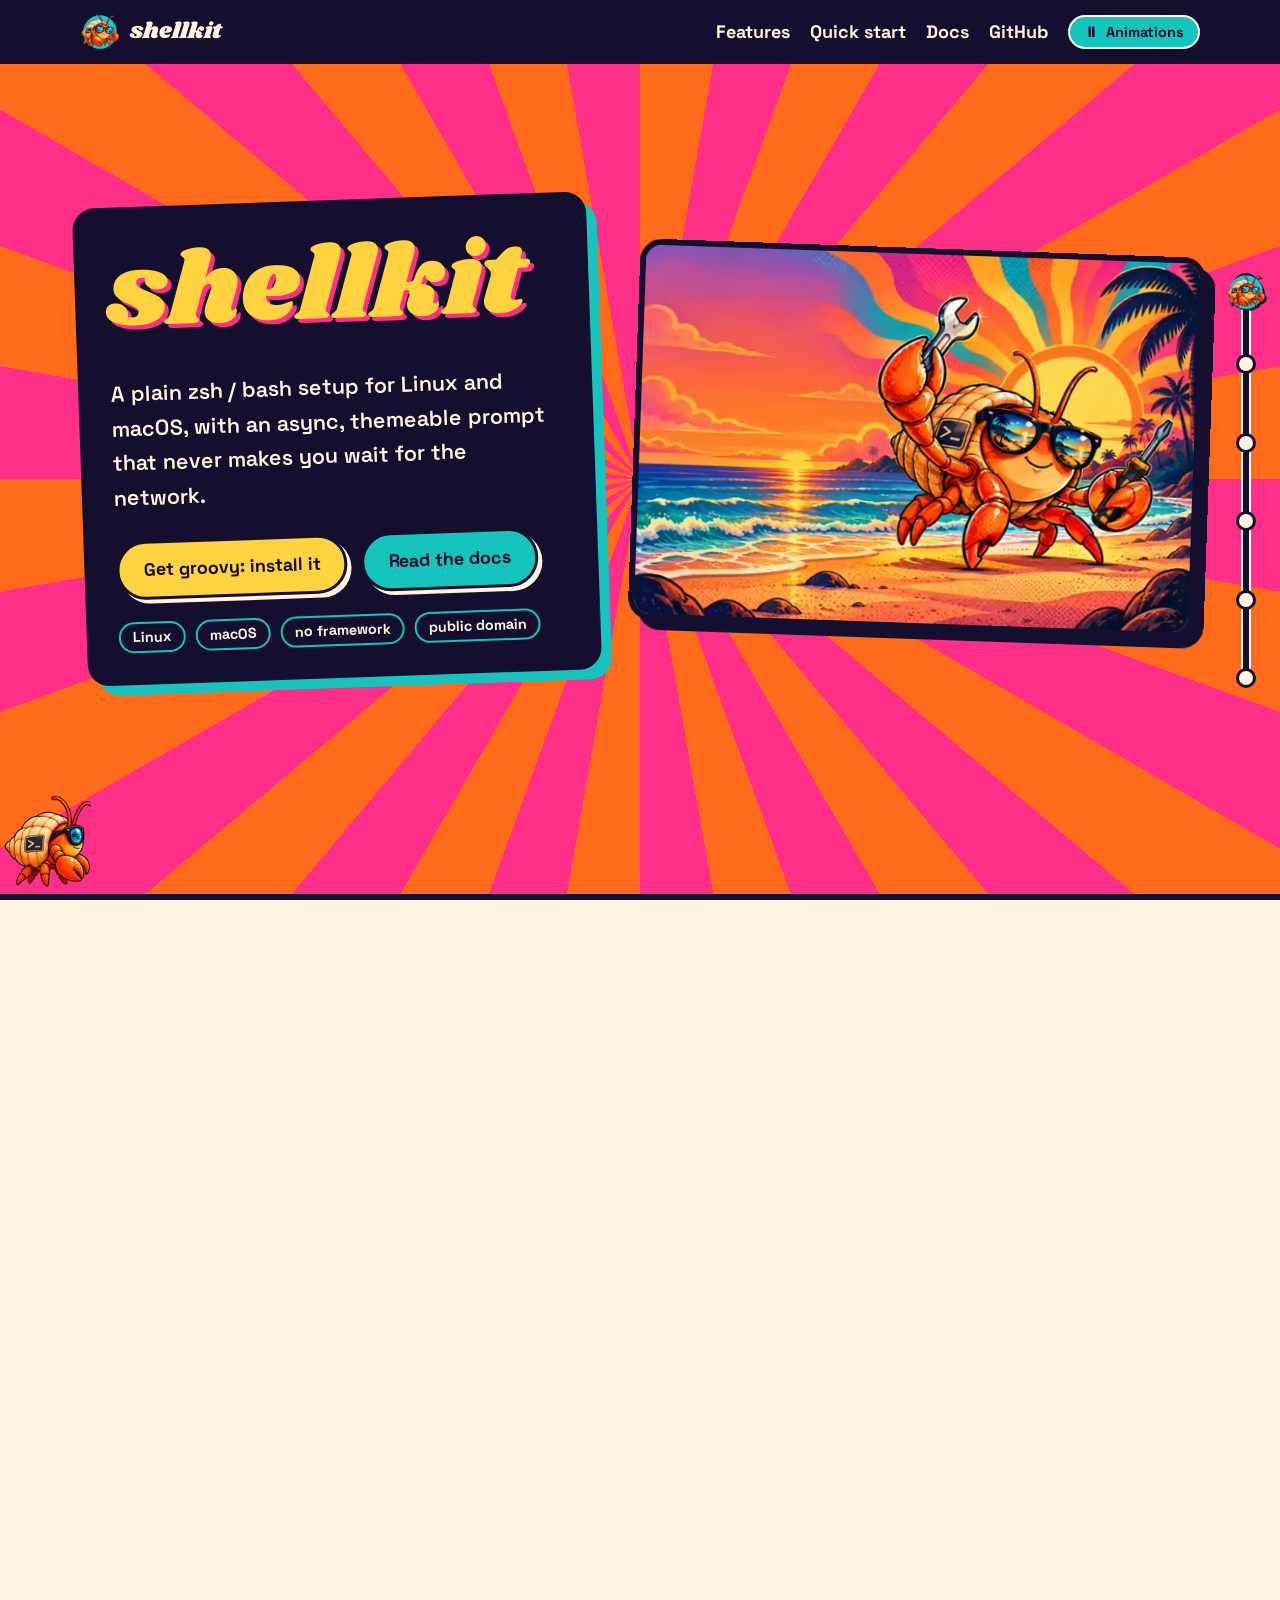
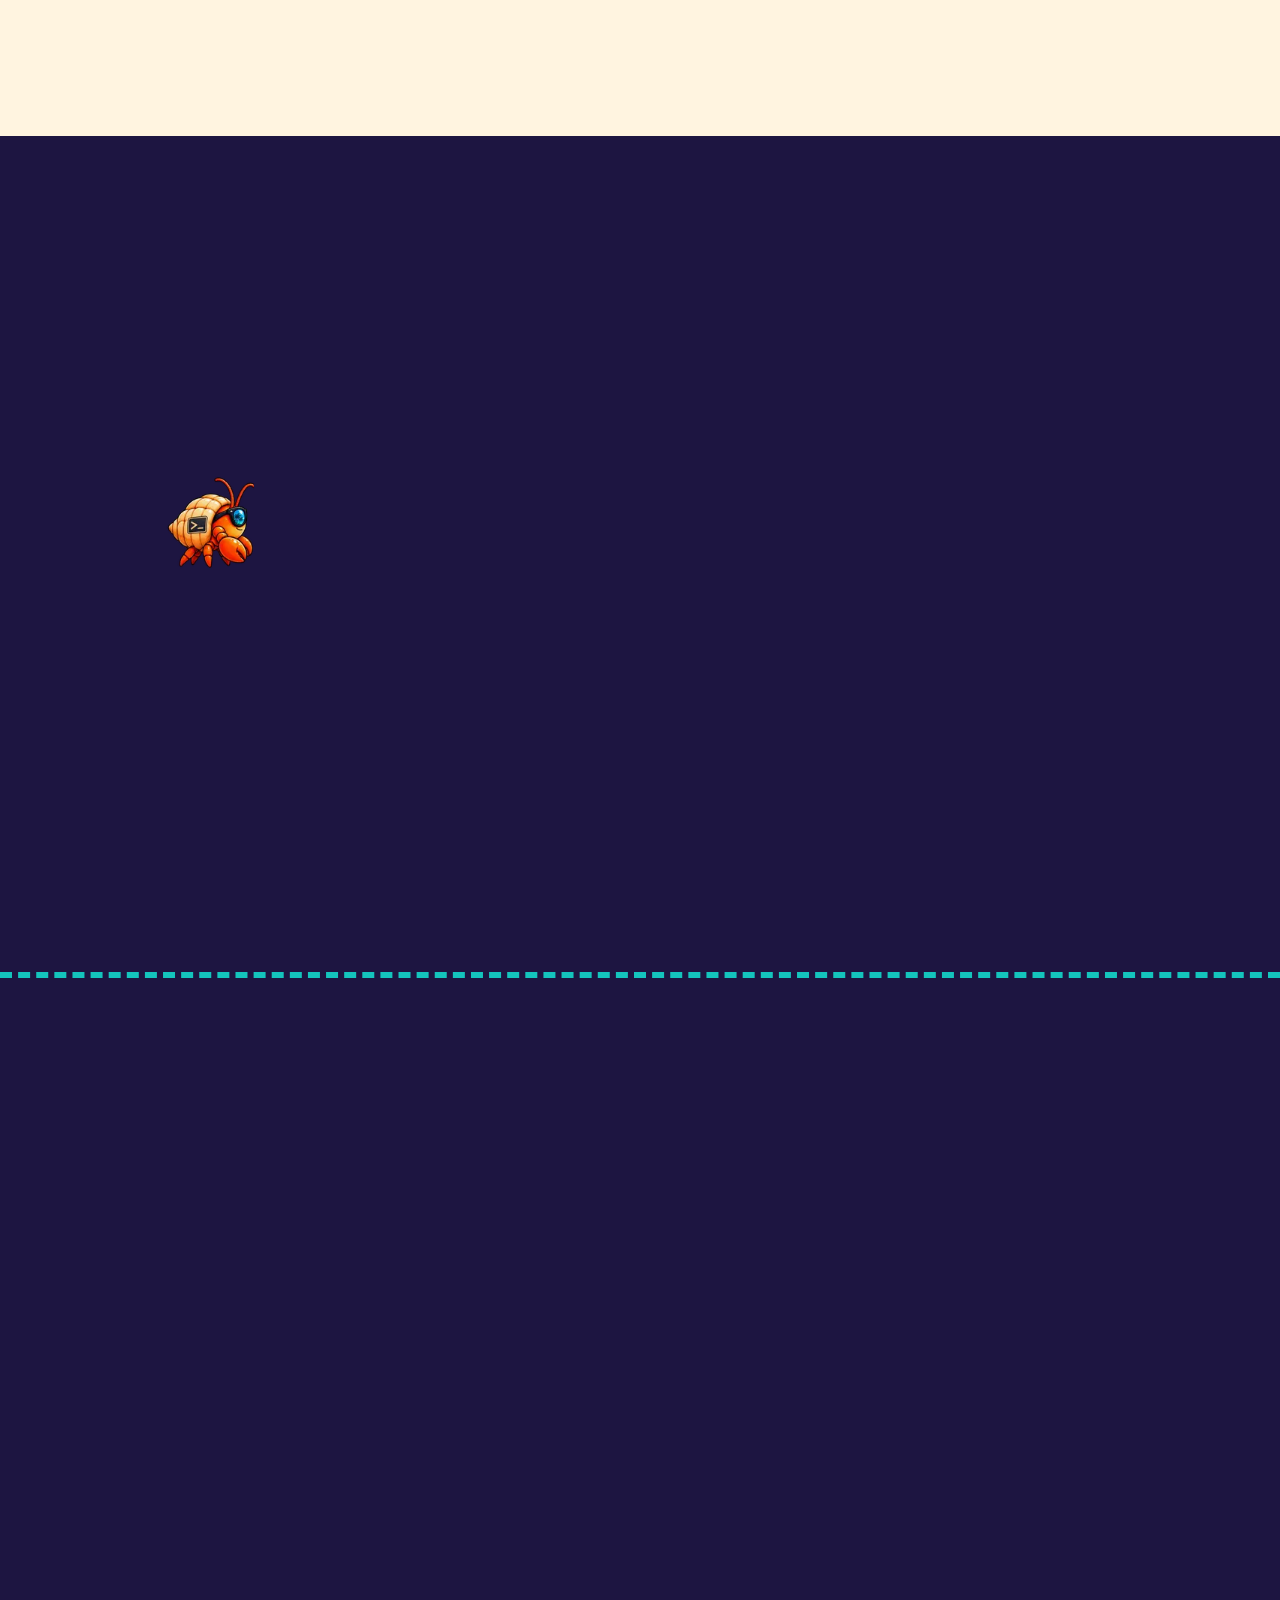
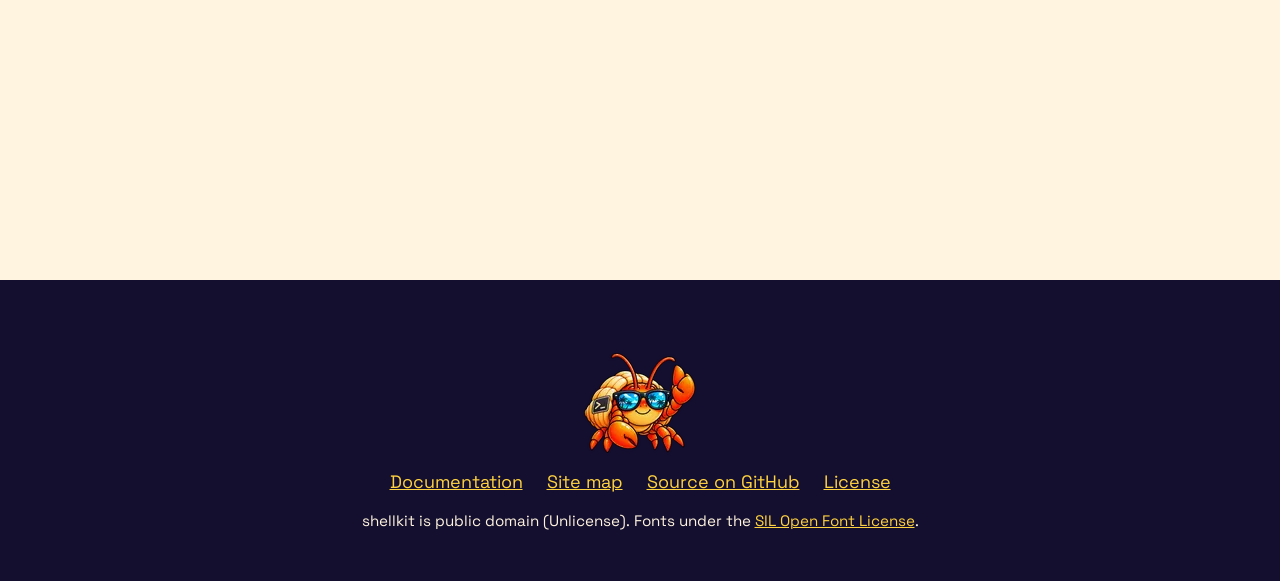
<file: index.html>
<!doctype html>
<html lang="en" class="landing" data-motion="off">
<head>
<meta charset="utf-8">
<meta name="viewport" content="width=device-width, initial-scale=1">
<title>shellkit: a funky, plain zsh / bash setup</title>
<meta name="description" content="A plain zsh / bash setup for Linux and macOS, with an async, themeable prompt that never makes you wait for the network. No framework, zsh starts in about 35 ms.">
<link rel="canonical" href="https://fmatsos.github.io/shellkit/">
<meta name="theme-color" content="#140f2e">
<meta property="og:type" content="website">
<meta property="og:site_name" content="shellkit">
<meta property="og:locale" content="en_US">
<meta property="og:title" content="shellkit">
<meta property="og:description" content="A plain zsh / bash setup for Linux and macOS, with an async, themeable prompt that never makes you wait for the network. No framework, zsh starts in about 35 ms.">
<meta property="og:url" content="https://fmatsos.github.io/shellkit/">
<meta property="og:image" content="https://fmatsos.github.io/shellkit/assets/og.jpg">
<meta property="og:image:type" content="image/jpeg">
<meta property="og:image:width" content="1200">
<meta property="og:image:height" content="630">
<meta property="og:image:alt" content="shellkit: an orange hermit crab in sunglasses, holding a wrench, dancing on a beach at sunset">
<meta name="twitter:card" content="summary_large_image">
<link rel="icon" href="./assets/favicon.png" type="image/png">
<link rel="apple-touch-icon" href="./assets/apple-touch-icon.png">
<link rel="preload" href="./assets/fonts/shrikhand.woff2" as="font" type="font/woff2" crossorigin>
<link rel="preload" href="./assets/fonts/space-grotesk.woff2" as="font" type="font/woff2" crossorigin>
<script type="application/ld+json">{"@context":"https://schema.org","@type":"SoftwareSourceCode","name":"shellkit","description":"A plain zsh / bash setup for Linux and macOS, with an async, themeable prompt that never makes you wait for the network. No framework, zsh starts in about 35 ms.","codeRepository":"https://github.com/fmatsos/shellkit","programmingLanguage":"Shell","license":"https://unlicense.org","url":"https://fmatsos.github.io/shellkit/"}</script>
<link rel="preload" as="image" type="image/avif" imagesrcset="assets/hero-640.avif 640w, assets/hero-1200.avif 1200w" imagesizes="(max-width: 860px) calc(100vw - 44px), 560px" fetchpriority="high">
<style>
/* shellkit site: one stylesheet for the landing page and the docs, inlined by build.py.
   ./ is replaced by the page's path to the site root. Every animation runs only
   under html[data-motion="on"] (set by the head script, toggled by #motion). */
/* optional, not swap: a font that arrives late is skipped for this view instead of reflowing the page (CLS) */
@font-face { font-family: "Shrikhand"; src: url(./assets/fonts/shrikhand.woff2) format("woff2"); font-display: optional; }
@font-face { font-family: "Space Grotesk"; src: url(./assets/fonts/space-grotesk.woff2) format("woff2"); font-weight: 300 700; font-display: optional; }
@font-face { font-family: "JetBrains Mono"; src: url(./assets/fonts/jetbrains-mono.woff2) format("woff2"); font-display: optional; }

:root {
  --orange: #ff6b1a; --magenta: #ff2e88; --teal: #14c4bd; --yellow: #ffd23f;
  --navy: #1d1541; --ink: #140f2e; --cream: #fff4e0; --purple: #7b3fe4; --paper: #fff;
  --radius: 22px; --shadow: 6px 6px 0 var(--ink);
  color-scheme: light;
}
* { box-sizing: border-box; }
html { scroll-behavior: smooth; scroll-padding-top: 88px; }
body {
  margin: 0; background: var(--cream); color: var(--ink);
  font: 1.125rem/1.6 "Space Grotesk", system-ui, sans-serif; overflow-x: hidden;
}
img { max-width: 100%; height: auto; display: block; }
a { color: inherit; }
code, pre, kbd { font-family: "JetBrains Mono", ui-monospace, monospace; }
h1, h2, h3 { line-height: 1.1; margin: 0 0 .5em; }
h1, h2 { font-family: "Shrikhand", cursive; font-weight: 400; }
h2 { font-size: clamp(2rem, 6vw, 3.4rem); }
h3 { font-size: 1.35rem; }
:where(ul.plain, ol.plain) { list-style: none; margin: 0; padding: 0; }
.wrap { width: min(1120px, 100% - 32px); margin-inline: auto; }
.sr-only { position: absolute; width: 1px; height: 1px; margin: -1px; padding: 0; overflow: hidden; clip-path: inset(50%); white-space: nowrap; border: 0; }
:focus-visible { outline: 3px solid var(--ink); outline-offset: 3px; box-shadow: 0 0 0 3px var(--cream); border-radius: 6px; }

/* ---------- header ---------- */
.skip { position: absolute; left: 16px; top: -100px; z-index: 30; background: var(--yellow); color: var(--ink); padding: 10px 18px; border: 3px solid var(--ink); border-radius: 999px; font-weight: 700; }
.skip:focus { top: 12px; }
.top { position: sticky; top: 0; z-index: 20; background: var(--ink); color: var(--cream); }
.top .wrap { display: flex; flex-wrap: wrap; align-items: center; gap: 8px 20px; min-height: 64px; padding: 8px 0; }
.brand { display: flex; align-items: center; gap: 10px; font-family: "Shrikhand", cursive; font-size: 1.4rem; text-decoration: none; margin-right: auto; }
.brand img { width: 40px; height: 40px; }
.top nav ul { display: flex; flex-wrap: wrap; gap: 4px 20px; }
.top nav a { text-decoration: none; font-weight: 700; padding: 6px 0; display: inline-block; }
.top nav a:hover, .top nav a[aria-current] { color: var(--yellow); text-decoration: underline; text-underline-offset: 6px; text-decoration-thickness: 3px; }
#motion {
  font: 700 .9rem "Space Grotesk", sans-serif; color: var(--ink); background: var(--teal); cursor: pointer;
  border: 2px solid var(--cream); border-radius: 999px; padding: 6px 14px; display: inline-flex; gap: 8px; align-items: center;
}
#motion[aria-pressed="false"] { background: var(--cream); }
#motion .on, #motion[aria-pressed="false"] .off { display: none; }
#motion[aria-pressed="false"] .on { display: inline; }
@media (max-width: 700px) { .top nav li.wide { display: none; } }

/* ---------- buttons, chips ---------- */
.btn {
  display: inline-block; padding: 12px 24px; border: 3px solid var(--ink); border-radius: 999px;
  background: var(--yellow); color: var(--ink); font-weight: 700; text-decoration: none; box-shadow: 4px 4px 0 var(--cream);
}
.btn.alt { background: var(--teal); }
.badges { display: flex; flex-wrap: wrap; gap: 10px; margin-top: 22px; font-size: .9rem; font-weight: 700; }
.badges li { border: 2px solid var(--teal); color: var(--cream); padding: 2px 12px; border-radius: 999px; }

/* ---------- hero (landing) and band (docs) ---------- */
.hero, .band { position: relative; overflow: hidden; isolation: isolate; border-bottom: 6px solid var(--ink); background: var(--orange); }
.hero::before, .band::before {
  content: ""; position: absolute; z-index: -1; inset: -60%;
  background: repeating-conic-gradient(from 0deg at 50% 50%, var(--orange) 0 10deg, var(--magenta) 10deg 20deg);
}
.hero .wrap { display: grid; grid-template-columns: 1fr 1.1fr; gap: 40px; align-items: center; padding: 56px 0 120px; }
.sticker {
  background: var(--ink); color: var(--cream); border-radius: var(--radius); padding: 32px;
  box-shadow: 10px 10px 0 var(--teal); transform: rotate(-2deg);
}
.sticker h1 { font-size: clamp(3.2rem, 10vw, 6.4rem); color: var(--yellow); text-shadow: 4px 4px 0 var(--magenta); margin-bottom: .25em; }
.sticker .tag { font-size: clamp(1.1rem, 2.4vw, 1.35rem); font-weight: 600; margin: 0; }
.cta { display: flex; flex-wrap: wrap; gap: 14px; margin-top: 26px; }
.art { border: 6px solid var(--ink); border-radius: var(--radius); box-shadow: 10px 10px 0 var(--ink); background: var(--yellow); transform: rotate(2deg); }
.art img { border-radius: calc(var(--radius) - 6px); }
.walker { position: absolute; left: 0; bottom: 6px; width: 96px; height: 96px; overflow: hidden; display: none; pointer-events: none; }
.walker img { width: 600%; max-width: none; height: 100%; }
@media (max-width: 860px) {
  .hero .wrap { grid-template-columns: 1fr; padding: 32px 0 116px; }
  .art { order: -1; transform: rotate(-1deg); }
  .sticker { transform: none; padding: 24px; }
}
.band .wrap { padding: 40px 0 44px; }
.band .sticker { display: inline-block; max-width: 100%; }
.band h1 { font-size: clamp(2.2rem, 7vw, 4rem); color: var(--yellow); text-shadow: 3px 3px 0 var(--magenta); margin: 0; overflow-wrap: anywhere; }
.band h1 code { font-family: inherit; }
.kicker { margin: 0 0 8px; font-weight: 700; }
.kicker a { color: var(--teal); }

/* ---------- landing: one full-viewport section per screen ---------- */
/* --hh: the sticky header's height, measured by site.js (it wraps on small screens) */
html.landing { scroll-padding-top: var(--hh, 64px); scroll-snap-type: y proximity; }
html.landing.snap { scroll-snap-type: y mandatory; }   /* only when every section fits the viewport */
html.landing.dragging { scroll-snap-type: none; scroll-behavior: auto; }
.sec { position: relative; min-height: calc(100svh - var(--hh, 64px)); display: flex; align-items: center; padding: 56px 0; scroll-snap-align: start; overflow: hidden; }
.sec > .wrap { position: relative; }
.landing .foot { scroll-snap-align: end; }
.hero.sec { padding: 32px 0 112px; }
.hero .wrap { padding: 0; }
.lead { font-size: 1.2rem; max-width: 60ch; }
.center { text-align: center; }
.center .lead { margin-inline: auto; }

.term-wrap { position: relative; margin: 36px auto 0; max-width: 1000px; text-align: left; }
.term { border: 5px solid var(--ink); border-radius: 16px; box-shadow: 10px 10px 0 var(--magenta); overflow: hidden; background: #1e2127; color: #abb2bf; }
.term-bar { display: flex; align-items: center; gap: 8px; padding: 10px 14px; background: #282c34; font: .85rem "JetBrains Mono", monospace; }
.term-bar i { width: 13px; height: 13px; border-radius: 50%; background: #ff5f57; }
.term-bar i:nth-child(2) { background: #febc2e; }
.term-bar i:nth-child(3) { background: #28c840; }
.term-bar span { flex: 1; text-align: center; margin-right: 60px; }
.term-body { padding: 18px 22px; font: clamp(.78rem, 1.6vw, 1.05rem)/1.8 "JetBrains Mono", monospace; }
.term-body p { margin: 0; display: flex; flex-wrap: wrap; white-space: pre-wrap; }
.t-dir, .t-add { color: #98c379; }
.t-git { color: #56b6c2; }
.t-dirty, .t-agent { color: #e5a045; }
.t-del { color: #e06c75; }
.t-q { color: #b39cf5; }
.t-warn { color: #e5c07b; }
.t-mr { position: relative; color: #b39cf5; }
.t-spin { position: absolute; left: 0; display: none; }
.t-right { margin-left: auto; padding-left: 24px; }
.t-cmd { color: #e6e6e6; }
.t-cur { display: inline-block; width: .6em; height: 1.2em; margin-left: 2px; vertical-align: -.2em; background: #9aa0aa; }

.stats { display: grid; grid-template-columns: repeat(3, 1fr); gap: 20px; margin-top: 40px; }
.stats li { background: var(--teal); border: 4px solid var(--ink); border-radius: var(--radius); box-shadow: var(--shadow); padding: 16px; text-align: center; }
.stats li:nth-child(2) { background: var(--yellow); rotate: -2deg; }
.stats li:nth-child(3) { background: var(--orange); }
.stats b { display: block; font-family: "Shrikhand", cursive; font-weight: 400; font-size: clamp(1.8rem, 4vw, 2.5rem); line-height: 1.2; }
@media (max-width: 640px) { .stats { grid-template-columns: 1fr; gap: 12px; } .stats li { padding: 8px; } .stats li:nth-child(2) { rotate: none; } }

.features { background: var(--navy); color: var(--cream); }
.features h2 { color: var(--yellow); }
.cards { position: relative; margin-top: 110px; }  /* room for the crab standing on the cards */
.grid { display: grid; grid-template-columns: repeat(4, 1fr); gap: 24px; }
.card { background: var(--cream); color: var(--ink); border: 4px solid var(--ink); border-radius: var(--radius); box-shadow: 8px 8px 0 var(--c, var(--teal)); overflow: hidden; }
.card img { width: 100%; aspect-ratio: 4 / 3; object-fit: cover; border-bottom: 4px solid var(--ink); }
.card div { padding: 14px 18px 18px; }
.card h3 { font-size: 1.2rem; margin-bottom: .3em; }
.card p { margin: 0; font-size: 1rem; }
.card:nth-child(2) { --c: var(--magenta); }
.card:nth-child(3) { --c: var(--yellow); }
.card:nth-child(4) { --c: var(--orange); }
.walker.on-cards { top: 0; bottom: auto; animation: none; transform-origin: 50% 100%; }  /* placed and moved by site.js */
@media (max-width: 1000px) { .grid { grid-template-columns: repeat(2, 1fr); } }
@media (max-width: 640px) { .cards { margin-top: 84px; } .walker.on-cards { width: 76px; height: 76px; } }
@media (max-width: 640px) {  /* a sideways carousel: the four cards don't fit one screen */
  .grid { display: flex; overflow-x: auto; scroll-snap-type: x mandatory; gap: 16px; padding: 4px 4px 16px; }
  .card { flex: 0 0 min(82%, 340px); scroll-snap-align: center; }
}

.more-sec { background: var(--navy); color: var(--cream); border-top: 6px dashed var(--teal); }
.more-sec h2 { color: var(--yellow); }
.more { display: grid; grid-template-columns: repeat(3, 1fr); gap: 18px; margin-top: 36px; }
.more li { position: relative; border: 3px dashed var(--teal); border-radius: 16px; padding: 16px 18px 16px 52px; }
.more li::before { content: "✓"; position: absolute; left: 14px; top: 14px; width: 26px; height: 26px; border-radius: 50%; background: var(--teal); color: var(--ink); font-weight: 700; display: grid; place-items: center; }
.more b { color: var(--yellow); }
@media (max-width: 1000px) { .more { grid-template-columns: repeat(2, 1fr); } }
@media (max-width: 640px) { .more { grid-template-columns: 1fr; gap: 10px; } .more li { padding: 10px 12px 10px 46px; font-size: 1rem; } .more li::before { top: 10px; } }

.start { background: var(--yellow); }
.steps { display: grid; grid-template-columns: 1fr 1.45fr; gap: 20px 32px; margin-top: 24px; counter-reset: step; }
.steps > li { display: grid; grid-template-columns: 52px 1fr; gap: 14px; align-items: start; counter-increment: step; }
.steps > li:nth-child(2) { grid-column: 2; grid-row: 1 / span 2; }
.steps > li::before {
  content: counter(step); width: 52px; height: 52px; border-radius: 50%; background: var(--magenta); color: var(--ink);
  border: 4px solid var(--ink); display: grid; place-items: center; font-family: "Shrikhand", cursive; font-size: 1.5rem; box-shadow: 4px 4px 0 var(--ink);
}
.steps h3 { margin: 4px 0 2px; }
.steps p { margin: 0; font-size: 1rem; }
.start pre { font-size: .84rem; line-height: 1.6; padding: 14px 16px; }
.needs { margin: 24px 0 0; font-size: 1rem; }
@media (max-width: 900px) { .steps { grid-template-columns: 1fr; } .steps > li:nth-child(2) { grid-column: auto; grid-row: auto; } }
@media (max-width: 560px) { .steps > li { grid-template-columns: 1fr; gap: 6px; } .steps > li::before { width: 44px; height: 44px; font-size: 1.2rem; } }
.code { position: relative; }
.code pre { padding-top: 46px; }  /* the copy button sits above the text, which keeps the full width */
.copy {
  position: absolute; top: 12px; right: 10px; font: 700 .85rem "Space Grotesk", sans-serif; cursor: pointer;
  background: var(--teal); border: 2px solid var(--cream); color: var(--ink); border-radius: 999px; padding: 4px 14px; min-height: 32px;
}

.sec .docs-grid { grid-template-columns: repeat(3, 1fr); }
@media (max-width: 900px) { .sec .docs-grid { grid-template-columns: repeat(2, 1fr); } }
@media (max-width: 480px) { .sec .docs-grid { gap: 10px; } .sec .docs-grid a { padding: 10px 12px; } .sec .docs-grid span { display: none; } }  /* titles only: each page has its summary */

/* the crab buddies: one per section, decorative, only with animations on */
.buddy { position: absolute; z-index: 2; width: 128px; height: 128px; overflow: hidden; display: none; pointer-events: none; }
.buddy img { width: 600%; max-width: none; height: 100%; }
.b-point { left: -34px; top: -118px; }
.b-dance { right: 0; top: -40px; }
.b-type { right: 0; top: -24px; }
.b-read { right: 0; top: -44px; }
@media (max-width: 640px) { .buddy { width: 88px; height: 88px; } .b-point { left: -8px; top: -84px; } .b-dance, .b-type, .b-read { top: -30px; } }

/* the scroll rail: section links, and the crab as a draggable thumb */
.rail { position: fixed; z-index: 15; right: 14px; top: calc(50% + var(--hh, 64px) / 2); translate: 0 -50%; width: 40px; height: min(60vh, 420px); }
.rail::before { content: ""; position: absolute; left: 50%; top: 12px; bottom: 12px; width: 6px; translate: -50% 0; border-radius: 3px; background: var(--ink); box-shadow: 0 0 0 2px var(--cream); }
.rail ol { position: relative; height: 100%; display: flex; flex-direction: column; justify-content: space-between; align-items: center; }
.rail a { position: relative; display: grid; place-items: center; width: 28px; height: 28px; border-radius: 50%; }
.rail a::before { content: ""; width: 14px; height: 14px; border-radius: 50%; background: var(--cream); border: 3px solid var(--ink); }
.rail a[aria-current]::before { background: var(--yellow); scale: 1.3; }
.rail a span { position: absolute; right: 40px; white-space: nowrap; background: var(--ink); color: var(--cream); font-weight: 700; font-size: .9rem; padding: 4px 12px; border-radius: 999px; box-shadow: 3px 3px 0 var(--magenta); opacity: 0; pointer-events: none; }
.rail a:hover span, .rail a:focus-visible span { opacity: 1; }
.rail.quiet a span { opacity: 0 !important; }
.rail-thumb { position: absolute; left: 50%; top: 0; width: 40px; height: 40px; margin-left: -20px; cursor: grab; touch-action: none; }
.rail-thumb:active { cursor: grabbing; }
.rail-thumb img { width: 40px; height: 40px; filter: drop-shadow(2px 2px 0 var(--ink)); }
@media (min-width: 701px) { html.landing { scrollbar-width: none; } html.landing::-webkit-scrollbar { display: none; } }
@media (max-width: 700px) { .rail { display: none; } }

table { width: 100%; border-collapse: collapse; background: var(--paper); font-size: .95rem; }
th, td { padding: 10px 14px; text-align: left; border-bottom: 2px solid #eadfcb; vertical-align: top; }
thead th, th[scope="col"] { background: var(--purple); color: var(--cream); }
caption { text-align: left; font-weight: 700; padding: 0 0 8px; }
.table { margin: 24px 0; overflow-x: auto; border: 4px solid var(--ink); border-radius: 16px; box-shadow: var(--shadow); background: var(--paper); }

.docs-grid { display: grid; grid-template-columns: repeat(auto-fit, minmax(min(230px, 100%), 1fr)); gap: 16px; margin-top: 32px; }
.docs-grid a {
  display: block; height: 100%; text-decoration: none; padding: 18px 20px; border: 3px solid var(--ink); border-radius: 18px;
  background: var(--paper); box-shadow: 5px 5px 0 var(--ink);
}
.docs-grid a:hover { background: var(--teal); }
.docs-grid b { display: block; font-size: 1.1rem; }
.docs-grid span { font-size: .95rem; }

/* ---------- docs ---------- */
.doc { display: grid; grid-template-columns: 250px minmax(0, 1fr); gap: 48px; padding: 48px 0 72px; }
.toc ul { position: sticky; top: 88px; display: grid; gap: 6px; }
.toc a { display: block; text-decoration: none; font-weight: 600; padding: 8px 14px; border: 3px solid transparent; border-radius: 14px; }
.toc a:hover { border-color: var(--ink); background: var(--paper); }
.toc a[aria-current="page"] { background: var(--ink); color: var(--yellow); box-shadow: 4px 4px 0 var(--magenta); }
@media (max-width: 900px) {
  .doc { grid-template-columns: minmax(0, 1fr); gap: 24px; }
  .toc ul { position: static; display: flex; flex-wrap: wrap; }
  .toc a { border-color: var(--ink); background: var(--paper); padding: 4px 12px; }
}
.prose { max-width: 78ch; }
.prose > :first-child { margin-top: 0; }
.prose h2 { font-size: clamp(1.8rem, 5vw, 2.5rem); margin-top: 1.6em; }
.prose h2::after { content: ""; display: block; width: 96px; height: 6px; margin-top: 10px; border-radius: 3px; background: repeating-linear-gradient(90deg, var(--magenta) 0 16px, var(--orange) 16px 32px, var(--teal) 32px 48px); }
.prose h3 { margin-top: 1.6em; }
.prose a { text-decoration-color: var(--magenta); text-decoration-thickness: 2px; text-underline-offset: 3px; }
.prose a:hover { background: var(--yellow); }
.prose :not(pre) > code { background: var(--paper); border: 2px solid var(--ink); border-radius: 6px; padding: .05em .3em; font-size: .86em; overflow-wrap: anywhere; }
.prose h3 code { font-size: .9em; }
pre {
  margin: 12px 0 0; padding: 18px 20px; background: var(--ink); color: #eee8ff; border-radius: 16px;
  box-shadow: 6px 6px 0 var(--orange); font-size: .9rem; line-height: 1.7; white-space: pre-wrap; overflow-wrap: anywhere;
}
.prose pre { margin: 20px 0; }
pre .c, .pl-c { color: #b3aad9; }
pre .p { color: var(--teal); }
.pl-s, .pl-pds { color: var(--yellow); }
.pl-k { color: #ff9ccd; }
.pl-c1, .pl-v { color: #6ff0e8; }
.pl-en { color: #ffb487; }
.pl-ent { color: #a6f0a6; }
kbd { background: var(--paper); border: 2px solid var(--ink); border-bottom-width: 4px; border-radius: 8px; padding: 0 .4em; font-size: .85em; }
.prose blockquote { margin: 20px 0; padding: 4px 20px; border-left: 6px solid var(--magenta); background: var(--paper); border-radius: 0 14px 14px 0; }
.markdown-alert { margin: 24px 0; padding: 14px 20px; background: var(--paper); border: 4px solid var(--ink); border-radius: 16px; box-shadow: 6px 6px 0 var(--a, var(--teal)); }
.markdown-alert > :last-child { margin-bottom: 0; }
.markdown-alert-title { display: flex; align-items: center; gap: 8px; font-weight: 700; margin: 0 0 6px; }
.markdown-alert svg { fill: currentColor; }
.markdown-alert-tip { --a: var(--yellow); }
.markdown-alert-warning, .markdown-alert-caution, .markdown-alert-important { --a: var(--magenta); }
.prose img { border: 5px solid var(--ink); border-radius: 16px; box-shadow: 8px 8px 0 var(--magenta); margin: 12px 0; }
.pager { display: flex; flex-wrap: wrap; justify-content: space-between; gap: 16px; margin-top: 56px; }
.pager a { flex: 1 1 240px; text-decoration: none; padding: 16px 20px; border: 3px solid var(--ink); border-radius: 18px; background: var(--paper); box-shadow: 5px 5px 0 var(--ink); }
.pager a:hover { background: var(--teal); }
.pager .next { text-align: right; }
.pager small { display: block; font-weight: 700; }

/* ---------- footer ---------- */
.foot { background: var(--ink); color: var(--cream); padding: 48px 0; text-align: center; }
.dancer { width: 128px; height: 128px; margin: 0 auto 12px; overflow: hidden; }
.foot ul { display: flex; flex-wrap: wrap; justify-content: center; gap: 8px 24px; margin: 12px 0; }
.foot a { color: var(--yellow); }
.foot p { margin: 8px 0 0; font-size: .95rem; }

/* ---------- fun: every loop and every "not shown yet" state needs [data-motion="on"] ---------- */
@keyframes spin { to { transform: rotate(1turn); } }
@keyframes bob { 50% { translate: 0 -10px; } }
@keyframes frames { to { transform: translateX(-100%); } }
@keyframes walk {
  0% { transform: translateX(-110px); } 49.9% { transform: translateX(calc(100vw + 10px)) scaleX(1); }
  50% { transform: translateX(calc(100vw + 10px)) scaleX(-1); } 100% { transform: translateX(-110px) scaleX(-1); }
}
@keyframes wiggle { 25% { rotate: -2deg; } 75% { rotate: 2deg; } }
@keyframes boing { 30% { scale: 1.12 .9; } 60% { scale: .95 1.08; } }
@keyframes pop { to { transform: translate(var(--dx), var(--dy)) rotate(var(--r)); opacity: 0; } }
@keyframes sway { 0%, 100% { transform: translateY(0) rotate(-5deg); } 25%, 75% { transform: translateY(-10px) rotate(0deg); } 50% { transform: translateY(0) rotate(5deg); } }
@keyframes seg { from { opacity: 0; transform: translateY(8px); } }
@keyframes spinner { 0%, 48% { opacity: 0; } 49%, 99% { opacity: 1; } 100% { opacity: 0; } }
@keyframes type { from { width: 0; } }
@keyframes blink { 50% { opacity: 0; } }
@keyframes tick { from { scale: 0; rotate: -120deg; } }
@keyframes buddyin { from { opacity: 0; transform: translateY(48px) scale(.5); } }

[data-motion="on"] .hero::before, [data-motion="on"] .band::before { animation: spin 90s linear infinite; }
[data-motion="on"] .art { animation: bob 5s ease-in-out infinite; transition: transform .2s; transform: rotate(2deg) perspective(900px) rotateX(var(--ty, 0deg)) rotateY(var(--tx, 0deg)); }
[data-motion="on"] .walker { display: block; animation: walk 26s linear infinite; }
[data-motion="on"] .walker.on-cards { animation: none; }
[data-motion="on"] .walker img { animation: frames .7s steps(6) infinite; }
[data-motion="on"] .buddy { display: block; }
[data-motion="on"] .buddy img { animation: frames 1.3s steps(6) infinite; }
[data-motion="on"] .b-dance img { animation-duration: 2.2s; }   /* slow steps under a smooth sway read as fluid */
[data-motion="on"] .dancer { animation: sway 3.2s ease-in-out infinite; }
[data-motion="on"] .dancer img { animation: frames 1.8s steps(6) infinite; }
[data-motion="on"] .t-cur { animation: blink 1.1s steps(1) infinite; }
[data-motion="on"] .docs-grid a:hover, [data-motion="on"] .pager a:hover { animation: wiggle .4s ease-in-out; }
[data-motion="on"] .btn:hover, [data-motion="on"] .copy:hover, [data-motion="on"] .stats li:hover, [data-motion="on"] .brand:hover img { animation: boing .5s ease-in-out; }

/* a section plays its entrance each time it becomes the current one (site.js adds .active); under 5 s */
[data-motion="on"].ready .enter { transition: opacity .6s, transform .7s cubic-bezier(.3, 1.5, .5, 1); transition-delay: calc(var(--d, 0) * 110ms); }
[data-motion="on"].ready .sec:not(.active) .enter { opacity: 0; transform: translateY(40px) scale(.95); transition-delay: 0s; }
[data-motion="on"].ready .sec:not(.active) :is(.buddy, .seg, .ln) { opacity: 0; }
[data-motion="on"].ready .sec:not(.active) .more li::before { opacity: 0; }
[data-motion="on"].ready .sec.active .buddy { animation: buddyin .7s cubic-bezier(.3, 1.5, .5, 1) .4s both; }
[data-motion="on"].ready .sec.active .b-dance { transform-origin: 50% 100%; animation: buddyin 1s cubic-bezier(.22, 1.2, .36, 1) .5s both, dance 3.6s ease-in-out 1.5s infinite; }
@keyframes dance { 25% { rotate: -4deg; translate: -3px -6px; } 50% { rotate: 0deg; translate: 0 0; } 75% { rotate: 4deg; translate: 3px -6px; } }
[data-motion="on"].ready .more-sec .enter { transition: opacity .9s ease-out, transform 1.1s cubic-bezier(.22, 1, .36, 1); transition-delay: calc(var(--d, 0) * 160ms); }
[data-motion="on"].ready .sec.active .more li::before { animation: tick .7s cubic-bezier(.3, 1.3, .5, 1) calc(var(--d, 0) * 160ms + .7s) both; }
[data-motion="on"].ready .sec.active .seg { animation: seg .35s calc(var(--t) * 1s + .5s) both; }
[data-motion="on"].ready .sec.active .t-spin { display: inline-block; animation: spinner 2.8s linear both, spin .8s linear infinite; }
[data-motion="on"].ready .sec.active .t-cmd { display: inline-block; width: 8ch; overflow: hidden; white-space: nowrap; vertical-align: bottom; animation: type .8s steps(8) 3.1s both; }
[data-motion="on"].ready .sec.active .more li::before { animation: tick .45s cubic-bezier(.3, 1.6, .5, 1) calc(var(--d, 0) * 110ms + .5s) both; }
[data-motion="on"].ready .sec.active .ln { animation: seg .3s calc(var(--i) * .22s + var(--d, 0) * .3s + .5s) both; }
.confetti { position: fixed; z-index: 40; width: 10px; height: 10px; border-radius: 3px; pointer-events: none; animation: pop .9s cubic-bezier(.2, .7, .4, 1) forwards; }
.dancer img { max-width: none; width: 768px; height: 128px; }
main:focus { outline: none; box-shadow: none; }
.doc.one { grid-template-columns: minmax(0, 1fr); }
.table code { overflow-wrap: normal; white-space: nowrap; }
html[data-motion="off"] { scroll-behavior: auto; }
.toc code, .pager code, .docs-grid code { font-family: inherit; }

/* the transition between sections: a full-screen veil, shaped by site.js, dressed by its kind */
.veil { display: none; position: fixed; inset: 0; z-index: 60; place-items: center; pointer-events: none; background: var(--navy); }
.veil.on { display: grid; }
.veil-line { font: 400 clamp(2.2rem, 1.4rem + 4vw, 4.4rem) "Shrikhand", cursive; color: var(--yellow); text-shadow: 2px 2px 0 var(--ink), -2px -2px 0 var(--ink), 2px -2px 0 var(--ink), -2px 2px 0 var(--ink), 0 2px 0 var(--ink), 0 -2px 0 var(--ink), 6px 6px 0 var(--ink); padding: 0 16px; text-align: center; }
.veil[data-kind="wave"] { background: linear-gradient(180deg, #fff4e0 0 2%, var(--teal) 6%, #0e8f8a 100%); }
.veil[data-kind="segments"] { background: linear-gradient(115deg, var(--orange) 0 25%, var(--magenta) 25% 50%, var(--purple) 50% 75%, var(--teal) 75%); }
.veil[data-kind="sunburst"] { background: repeating-conic-gradient(from 0deg at 50% 50%, var(--yellow) 0 10deg, var(--orange) 10deg 20deg); }
.veil[data-kind="sunburst"] .veil-line { color: var(--cream); }
.veil[data-kind="dots"] { background: radial-gradient(var(--cream) 22%, transparent 24%) 0 0 / 36px 36px, var(--magenta); }
.veil[data-kind="dots"] .veil-line { color: var(--yellow); }
.veil[data-kind="shell"] { background: repeating-linear-gradient(45deg, var(--orange) 0 18px, #ff8a40 18px 36px); }
.veil[data-kind="shell"] .veil-line { color: var(--cream); }
.veil[data-kind="book"] { background: var(--purple); box-shadow: inset 0 0 0 10px var(--ink), inset 0 0 0 14px var(--yellow); }

</style>
<script>
/* animations: on unless the visitor turned them off here, or asks for reduced motion */
try { var m = localStorage.getItem("shkit-motion"); } catch (e) {}
document.documentElement.dataset.motion = m || (matchMedia("(prefers-reduced-motion: reduce)").matches ? "off" : "on");
</script>
</head>
<body>
<a class="skip" href="#main">Skip to content</a>
<header class="top">
  <div class="wrap">
    <a class="brand" href="./"><img src="./assets/mascot-96.webp" alt="" width="96" height="96">shellkit</a>
    <nav aria-label="Main">
      <ul class="plain">
        <li class="wide"><a href="./#features">Features</a></li>
        <li class="wide"><a href="./#start">Quick start</a></li>
        <li><a href="./docs/">Docs</a></li>
        <li><a href="https://github.com/fmatsos/shellkit">GitHub</a></li>
      </ul>
    </nav>
    <button id="motion" type="button" aria-pressed="true" hidden><span aria-hidden="true" class="off">⏸</span><span aria-hidden="true" class="on">▶</span>Animations</button>
  </div>
</header>
<main id="main" tabindex="-1">
<section class="sec hero" id="top" aria-labelledby="hero-title">
  <div class="wrap">
    <div class="sticker">
      <h1 id="hero-title">shellkit</h1>
      <p class="tag">A plain zsh / bash setup for Linux and macOS, with an async, themeable prompt that never makes you wait for the network.</p>
      <div class="cta">
        <a class="btn" href="#start">Get groovy: install it</a>
        <a class="btn alt" href="docs/">Read the docs</a>
      </div>
      <ul class="plain badges" aria-label="At a glance">
        <li>Linux</li><li>macOS</li><li>no framework</li><li>public domain</li>
      </ul>
    </div>
    <div class="art">
      <picture>
        <source type="image/avif" srcset="assets/hero-640.avif 640w, assets/hero-1200.avif 1200w" sizes="(max-width: 860px) calc(100vw - 44px), 560px">
        <img src="assets/hero-1200.webp" srcset="assets/hero-640.webp 640w, assets/hero-1200.webp 1200w" sizes="(max-width: 860px) calc(100vw - 44px), 560px"
        width="1200" height="800" fetchpriority="high" alt="The shellkit hermit crab, in sunglasses, dancing on the beach at sunset with its wrench raised"></picture>
    </div>
  </div>
  <div class="walker" aria-hidden="true"><img src="[data-uri]" data-src="assets/crab-walk.webp" alt="" width="768" height="128"></div>
</section>

<section class="sec" id="prompt" aria-labelledby="line-title">
  <div class="wrap center">
    <h2 id="line-title" class="enter">Every fact on one line</h2>
    <p class="lead enter" style="--d:1">Local facts show up right away. The merge request and its CI come from the network: the prompt redraws in place when they land, no Enter needed.</p>
    <div class="term-wrap enter" style="--d:2">
      <div class="buddy b-point" aria-hidden="true"><img src="[data-uri]" data-src="assets/crab-point.webp" alt="" width="768" height="128"></div>
      <div class="term" role="img" aria-label="The shellkit prompt in a git repository: directory, branch, 1 commit ahead, 2 changed files with +15 −4 lines, merge request !482 with CI passed, 1 Claude agent and the 5 h / 7 d quota; below, the input line">
        <div class="term-bar"><i></i><i></i><i></i><span>/home/dev/shop</span></div>
        <div class="term-body">
          <p><span class="seg t-dir" style="--t:0">/home/dev/shop</span><span class="seg" style="--t:.25"> · <span class="t-git">SHOP-482_checkout</span></span><span class="seg" style="--t:.45"> · <span class="t-git">⇡1</span></span><span class="seg" style="--t:.65"> <span class="t-dirty">✎ 2</span> <span class="t-add">+15</span> <span class="t-del">−4</span></span><span class="seg" style="--t:.85"> · </span><span class="t-mr"><span class="t-spin">↻</span><span class="seg t-mrv" style="--t:2.3">!482 <span class="t-add">✓</span></span></span><span class="t-right seg" style="--t:1.1"><span class="t-agent">✱ 1 agent</span> · <span class="t-q">5h</span> <span class="t-add">23%</span> <span class="t-q">7d</span> <span class="t-warn">41%</span></span></p>
          <p><span class="t-add">$&nbsp;</span><span class="t-cmd">git push</span><span class="t-cur"></span></p>
        </div>
      </div>
    </div>
    <ul class="plain stats">
      <li class="enter" style="--d:3"><b>~35 ms</b>zsh startup</li>
      <li class="enter" style="--d:4"><b>&lt; 50 ms</b>prompt, even on a huge repo</li>
      <li class="enter" style="--d:5"><b>0</b>frameworks: plain zsh</li>
    </ul>
  </div>
</section>

<section class="sec features" id="features" aria-labelledby="features-title">
  <div class="wrap">
    <h2 id="features-title" class="enter">Shell out, crab in</h2>
    <p class="lead enter" style="--d:1">Everything a busy shell needs, nothing it doesn't. Each block stays quiet until it has something to say.</p>
    <div class="cards">
      <div class="walker on-cards" aria-hidden="true"><img src="[data-uri]" data-src="assets/crab-walk.webp" alt="" width="768" height="128"></div>
      <ul class="plain grid" tabindex="0" aria-label="Features, scrolls sideways on small screens">
        <li class="card enter" style="--d:2"><picture><source type="image/avif" srcset="assets/async-480.avif 480w, assets/async-800.avif 800w" sizes="(max-width: 640px) 82vw, (max-width: 1000px) 45vw, 260px"><img src="assets/async-800.webp" srcset="assets/async-480.webp 480w, assets/async-800.webp 800w" sizes="(max-width: 640px) 82vw, (max-width: 1000px) 45vw, 260px" width="800" height="600" loading="lazy" decoding="async" alt="The crab surfing a huge wave on a surfboard shaped like a terminal window"></picture>
          <div><h3>Async prompt</h3><p><code>git fetch</code>, the MR / PR and its CI, unhealthy containers: fetched in the background, drawn when they arrive.</p></div></li>
        <li class="card enter" style="--d:3"><picture><source type="image/avif" srcset="assets/git-480.avif 480w, assets/git-800.avif 800w" sizes="(max-width: 640px) 82vw, (max-width: 1000px) 45vw, 260px"><img src="assets/git-800.webp" srcset="assets/git-480.webp 480w, assets/git-800.webp 800w" sizes="(max-width: 640px) 82vw, (max-width: 1000px) 45vw, 260px" width="800" height="600" loading="lazy" decoding="async" alt="The crab juggling glowing git branches under a disco ball"></picture>
          <div><h3>Git at a glance</h3><p>Branch, worktree, ahead / behind, a diff stat, a rebase in progress, the branch's ticket and its review.</p></div></li>
        <li class="card enter" style="--d:4"><picture><source type="image/avif" srcset="assets/themes-480.avif 480w, assets/themes-800.avif 800w" sizes="(max-width: 640px) 82vw, (max-width: 1000px) 45vw, 260px"><img src="assets/themes-800.webp" srcset="assets/themes-480.webp 480w, assets/themes-800.webp 800w" sizes="(max-width: 640px) 82vw, (max-width: 1000px) 45vw, 260px" width="800" height="600" loading="lazy" decoding="async" alt="The crab painting its own shell with rainbow stripes"></picture>
          <div><h3>Themes &amp; blocks</h3><p>A format string like <code>'{dir} · {git}'</code>, color roles, icon variables, blocks as small zsh functions.</p></div></li>
        <li class="card enter" style="--d:5"><picture><source type="image/avif" srcset="assets/plugins-480.avif 480w, assets/plugins-800.avif 800w" sizes="(max-width: 640px) 82vw, (max-width: 1000px) 45vw, 260px"><img src="assets/plugins-800.webp" srcset="assets/plugins-480.webp 480w, assets/plugins-800.webp 800w" sizes="(max-width: 640px) 82vw, (max-width: 1000px) 45vw, 260px" width="800" height="600" loading="lazy" decoding="async" alt="A party of hermit crabs swapping colorful shells, puzzle pieces floating above them"></picture>
          <div><h3>Plugins</h3><p>Blocks and themes shared as git repositories, checked against a schema. Nothing runs until you say yes.</p></div></li>
      </ul>
    </div>
  </div>
</section>

<section class="sec more-sec" id="more" aria-labelledby="more-title">
  <div class="wrap">
    <div class="buddy b-dance" aria-hidden="true"><img src="[data-uri]" data-src="assets/crab-dance.webp" alt="" width="768" height="128"></div>
    <h2 id="more-title" class="enter">And a few more tricks</h2>
    <ul class="plain more">
      <li class="enter" style="--d:1"><b>shkit</b>: one command to change settings, create project files, manage plugins and run <code>shkit doctor</code>. Changes apply at once.</li>
      <li class="enter" style="--d:2"><b>Long commands notify you</b>: a desktop notification when one ends after 30 s.</li>
      <li class="enter" style="--d:3"><b>Shell comforts</b>: jump to a visited directory by name, Esc Esc toggles <code>sudo</code>, shared unlimited history, colored <code>man</code>.</li>
      <li class="enter" style="--d:4"><b>Self-updating</b>: daily, from releases that passed CI only. Local changes are never touched.</li>
      <li class="enter" style="--d:5"><b>Bash fallback</b>: the same options and aliases, with a deliberately minimal prompt.</li>
      <li class="enter" style="--d:6"><b>Secrets stay out</b>: tokens and machine settings live in <code>~/.config/shkit/</code>, never in the repository.</li>
    </ul>
  </div>
</section>

<section class="sec start" id="start" aria-labelledby="start-title">
  <div class="wrap">
    <h2 id="start-title" class="enter">Quick start</h2>
    <div class="buddy b-type" aria-hidden="true"><img src="[data-uri]" data-src="assets/crab-type.webp" alt="" width="768" height="128"></div>
    <ol class="plain steps">
      <li class="enter" style="--d:1"><div>
        <h3>Clone and install</h3>
        <p>Links <code>~/.zshrc</code> and <code>~/.zshenv</code>, creates <code>~/.config/shkit</code>.</p>
        <div class="code"><pre><span class="p">$ </span>git clone https://github.com/fmatsos/shellkit.git ~/shellkit
<span class="p">$ </span>~/shellkit/zsh/install.sh
<span class="p">$ </span>exec zsh</pre><button type="button" class="copy">Copy<span class="sr-only"> the install commands</span></button></div>
      </div></li>
      <li class="enter" style="--d:2"><div>
        <h3>Shape the prompt</h3>
        <p>No shell file to edit by hand.</p>
        <div class="code"><pre><span class="p">$ </span>shkit set format '{dir} · {git} · {mr}'   <span class="c"># the info line</span>
<span class="p">$ </span>shkit set color_accent '38;5;33'           <span class="c"># a color role</span>
<span class="p">$ </span>shkit project                              <span class="c"># this repository only…</span>
<span class="p">$ </span>shkit set -p format '{dir} · {git}'        <span class="c"># …here and below</span>
<span class="p">$ </span>shkit show                                 <span class="c"># what is set, where</span></pre><button type="button" class="copy">Copy<span class="sr-only"> the prompt commands</span></button></div>
      </div></li>
      <li class="enter" style="--d:3"><div>
        <h3>Check everything</h3>
        <p>Versions, locale, font, tools and files.</p>
        <div class="code"><pre><span class="p">$ </span>shkit doctor</pre><button type="button" class="copy">Copy<span class="sr-only"> the doctor command</span></button></div>
      </div></li>
    </ol>
    <p class="needs enter" style="--d:4">Needs zsh 5.8+ (bash 5.1+ for the fallback), git and jq; a <a href="https://www.nerdfonts.com">Nerd Font</a> for the icons. See <a href="docs/installation.html#requirements">every requirement</a>.</p>
  </div>
</section>

<section class="sec" id="docs" aria-labelledby="docs-title">
  <div class="wrap">
    <div class="buddy b-read" aria-hidden="true"><img src="[data-uri]" data-src="assets/crab-read.webp" alt="" width="768" height="128"></div>
    <h2 id="docs-title" class="enter">Dig deeper</h2>
    <ul class="plain docs-grid">
      <li class="enter" style="--d:1"><a href="docs/installation.html"><b>Installation</b><span>requirements, Linux and macOS, bash fallback, updating</span></a></li>
      <li class="enter" style="--d:2"><a href="docs/usage.html"><b>Usage</b><span>what the shells do for you day to day</span></a></li>
      <li class="enter" style="--d:3"><a href="docs/configuration.html"><b>Configuration</b><span>where each setting lives and which one wins</span></a></li>
      <li class="enter" style="--d:4"><a href="docs/shkit.html"><b><code>shkit</code> reference</b><span>the command that edits all of it</span></a></li>
      <li class="enter" style="--d:5"><a href="docs/prompt.html"><b>The prompt</b><span>built-in blocks, format, colors, icons, behaviour</span></a></li>
      <li class="enter" style="--d:6"><a href="docs/themes.html"><b>Writing a theme</b><span>A theme is a set of SHKIT_* assignments: layout, colors, icons</span></a></li>
      <li class="enter" style="--d:7"><a href="docs/blocks.html"><b>Writing a block</b><span>A block is a zsh function, _prompt_seg_&lt;name&gt;, shown wherever a format has
{name}.</span></a></li>
      <li class="enter" style="--d:8"><a href="docs/plugins.html"><b>Plugins</b><span>installing, writing and publishing blocks and themes</span></a></li>
      <li class="enter" style="--d:9"><a href="docs/development.html"><b>Development</b><span>working on shellkit itself</span></a></li>
    </ul>
  </div>
</section>

<div class="veil" aria-hidden="true"><span class="veil-line"></span></div>
<nav class="rail" aria-label="Sections">
  <ol class="plain">
    <li><a href="#top"><span>Home</span></a></li>
    <li><a href="#prompt"><span>The prompt</span></a></li>
    <li><a href="#features"><span>Features</span></a></li>
    <li><a href="#more"><span>More tricks</span></a></li>
    <li><a href="#start"><span>Quick start</span></a></li>
    <li><a href="#docs"><span>Docs</span></a></li>
  </ol>
  <div class="rail-thumb" aria-hidden="true"><img src="assets/mascot-96.webp" alt="" width="96" height="96"></div>
</nav>

</main>
<footer class="foot">
  <div class="wrap">
    <div class="dancer" aria-hidden="true"><img src="[data-uri]" data-src="./assets/crab-dance.webp" alt="" width="768" height="128"></div>
    <nav aria-label="Footer">
      <ul class="plain">
        <li><a href="./docs/">Documentation</a></li>
        <li><a href="./sitemap.html">Site map</a></li>
        <li><a href="https://github.com/fmatsos/shellkit">Source on GitHub</a></li>
        <li><a href="https://github.com/fmatsos/shellkit/blob/main/LICENSE">License</a></li>
      </ul>
    </nav>
    <p>shellkit is public domain (Unlicense). Fonts under the <a href="./assets/fonts/LICENSE.txt">SIL Open Font License</a>.</p>
  </div>
</footer>
<p class="sr-only" role="status" id="status"></p>
<script>
/* shellkit site: the animations switch, copy buttons, hero tilt; on the landing page the
   full-screen sections, their entrances and the scroll rail. */
(() => {
  const html = document.documentElement, btn = document.getElementById("motion"), status = document.getElementById("status");
  const on = () => html.dataset.motion === "on";

  // decorative sprites: loaded after the page, and only while animations are on
  let loaded = false;
  const sprites = () => {
    if (loaded || !on() || document.readyState !== "complete") return;
    loaded = true;
    document.querySelectorAll("img[data-src]").forEach(i => { i.src = i.dataset.src; });
  };
  addEventListener("load", sprites);

  // RGAA 13.8: every looping animation can be stopped, and the choice sticks
  btn.hidden = false;
  btn.setAttribute("aria-pressed", String(on()));
  btn.addEventListener("click", () => {
    html.dataset.motion = on() ? "off" : "on";
    btn.setAttribute("aria-pressed", String(on()));
    try { localStorage.setItem("shkit-motion", html.dataset.motion); } catch (e) {}
    sprites();
  });

  // copy buttons: the commands without prompts or comments, a status message, confetti
  const colors = ["#ff6b1a", "#ff2e88", "#14c4bd", "#ffd23f", "#7b3fe4"];
  const confetti = (x, y) => {
    for (let i = 0; i < 24; i++) {
      const c = document.createElement("span"), a = Math.random() * 2 * Math.PI, d = 60 + Math.random() * 90;
      c.className = "confetti";
      c.style.cssText = `left:${x}px;top:${y}px;background:${colors[i % colors.length]};--dx:${Math.cos(a) * d}px;--dy:${Math.sin(a) * d}px;--r:${Math.random() * 720}deg`;
      c.addEventListener("animationend", () => c.remove());
      document.body.append(c);
    }
  };
  document.querySelectorAll(".copy").forEach(b => b.addEventListener("click", () => {
    const text = b.previousElementSibling.innerText.split("\n")
      .map(l => l.replace(/^\$ /, "").replace(/\s+# .*$/, "")).join("\n").trim();
    navigator.clipboard.writeText(text).then(() => {
      status.textContent = "Commands copied to the clipboard.";
      if (on()) { const r = b.getBoundingClientRect(); confetti(r.left + r.width / 2, r.top + r.height / 2); }
    }, () => { status.textContent = "Copy failed: select the commands and copy them by hand."; });
    setTimeout(() => { status.textContent = ""; }, 4000);
  }));

  // hero art follows the pointer a little
  const art = document.querySelector(".art");
  if (art && matchMedia("(hover: hover)").matches) {
    art.parentElement.addEventListener("pointermove", e => {
      const r = art.getBoundingClientRect();
      art.style.setProperty("--tx", ((e.clientX - r.left) / r.width - .5) * 10 + "deg");
      art.style.setProperty("--ty", ((e.clientY - r.top) / r.height - .5) * -10 + "deg");
    });
    art.parentElement.addEventListener("pointerleave", () => { art.style.removeProperty("--tx"); art.style.removeProperty("--ty"); });
  }

  if (!html.classList.contains("landing")) return;

  // ---- landing: sections, one screen each ----
  const secs = [...document.querySelectorAll(".sec")], top = document.querySelector(".top");
  const links = [...document.querySelectorAll(".rail a")];
  const max = () => document.documentElement.scrollHeight - innerHeight;

  // the typed lines of the quick start: one span per line, shown one after the other
  document.querySelectorAll(".start pre").forEach(pre => {
    pre.innerHTML = pre.innerHTML.split("\n").map((l, i) => `<span class="ln" style="--i:${i}">${l}</span>`).join("\n");
  });

  // mandatory snapping only when every section fits the screen; proximity otherwise (zoom, small screens)
  const fit = () => {
    html.style.setProperty("--hh", top.offsetHeight + "px");
    const room = innerHeight - top.offsetHeight + 1;
    html.classList.toggle("snap", secs.every(s => s.offsetHeight <= room));
  };
  new ResizeObserver(fit).observe(top);
  // the features' crab jumps from card to card, and each card gives under it; positions come
  // from the cards themselves, so it works on 4 columns, 2 x 2 and the phone carousel alike
  const cards = document.querySelector(".cards"), grid = cards.querySelector(".grid"), hopper = cards.querySelector(".walker");
  const features = document.getElementById("features"), all = [...grid.children];
  let at = -1, timer;
  const spot = c => {  // standing on card c, in .cards coordinates
    const r = cards.getBoundingClientRect(), k = c.getBoundingClientRect();
    return [k.left - r.left + (k.width - hopper.offsetWidth) / 2, k.top - r.top - hopper.offsetHeight + 8];
  };
  // position in `translate`, the outermost transform: `scale` then squashes the crab around its feet
  // without scaling its offset, and `transform` only holds the flip, kept after landing
  const pose = ([x, y]) => `${x}px ${y}px`;
  const stand = () => { if (at >= 0) hopper.style.translate = pose(spot(all[at])); };
  const hop = () => {
    clearTimeout(timer);
    if (!on() || cur !== features) return;   // only while it can be seen
    const g = grid.getBoundingClientRect();
    // the cards fully in view, first row only: landing on a lower row would cover the text above it
    const seen = all.filter(c => { const k = c.getBoundingClientRect(); return k.left >= g.left - 2 && k.right <= g.right + 2 && k.top < all[0].getBoundingClientRect().bottom; });
    if (!seen.length) { timer = setTimeout(hop, 800); return; }
    const next = seen.find(c => all.indexOf(c) > at) || seen[0];   // one card in view: it bounces on it
    const from = at >= 0 ? spot(all[at]) : spot(next), to = spot(next);
    const dx = to[0] - from[0], dy = to[1] - from[1], dist = Math.hypot(dx, dy);
    if (Math.abs(dx) > 1) hopper.style.transform = dx < 0 ? "scaleX(-1)" : "";
    // a ballistic arc: x linear in time, y a parabola, sampled finely so nothing reads as a corner
    const height = Math.min(150, 50 + dist * .18), duration = Math.min(1150, 650 + dist * .6), n = 24;
    const frames = Array.from({ length: n + 1 }, (_, i) => {
      const t = i / n;
      return { translate: pose([from[0] + dx * t, from[1] + dy * t - 4 * height * t * (1 - t)]) };
    });
    // anticipation: crouch, stretch on take-off, squash on landing
    const crouch = hopper.animate([{ scale: "1 1" }, { scale: "1.08 .9" }], { duration: 160, easing: "ease-out", fill: "forwards" });
    crouch.onfinish = () => {
      crouch.cancel();
      hopper.animate([{ scale: "1.08 .9" }, { scale: ".94 1.08", offset: .25 }, { scale: "1 1", offset: .6 }, { scale: "1 1" }], { duration, easing: "linear" });
      const jump = hopper.animate(frames, { duration, easing: "linear", fill: "forwards" });
      jump.onfinish = () => {
        at = all.indexOf(next); stand(); jump.cancel();
        hopper.animate([{ scale: "1.1 .88" }, { scale: ".98 1.03", offset: .55 }, { scale: "1 1" }], { duration: 320, easing: "ease-out" });
        next.animate([{ translate: "0 0" }, { translate: "0 8px", scale: "1.01 .97" }, { translate: "0 0" }], { duration: 380, easing: "ease-out" });
        timer = setTimeout(hop, 1300);
      };
    };
  };
  btn.addEventListener("click", hop);
  grid.addEventListener("scroll", stand, { passive: true });
  addEventListener("resize", () => { hopper.getAnimations().forEach(a => a.cancel()); stand(); });
  addEventListener("resize", fit);

  // the section under the middle of the screen is the current one (the last one at the very bottom)
  let cur;
  const current = () => {
    const mid = innerHeight / 2, end = scrollY >= max() - 2;
    const s = end ? secs.at(-1) : secs.find(x => { const r = x.getBoundingClientRect(); return r.top <= mid && r.bottom > mid; });
    if (!s || s === cur) return;
    cur = s;
    secs.forEach(x => x.classList.toggle("active", x === s));
    links.forEach(a => a.getAttribute("href") === "#" + s.id ? a.setAttribute("aria-current", "true") : a.removeAttribute("aria-current"));
    hop();
  };

  // the rail: the crab thumb follows the scroll, and can be dragged; a click on the track jumps there
  const rail = document.querySelector(".rail"), thumb = rail.querySelector(".rail-thumb");
  // between sections, a transition of shellkit's own: it covers the screen, the page jumps under it,
  // then it uncovers the new section; each has its own (a wave, the prompt's segments, a sunburst,
  // polka dots, a crab-shell diamond, a book closing). One wheel step or arrow key is one move:
  // the rest of a tall section first, then the next section. Touch and motion off scroll natively.
  const veil = document.querySelector(".veil"), veilLine = veil.querySelector(".veil-line");
  const shapes = {
    wave: [["ellipse(150% 0% at 50% 100%)", "ellipse(150% 150% at 50% 100%)"], ["ellipse(150% 150% at 50% 0%)", "ellipse(150% 0% at 50% 0%)"]],
    segments: [["inset(0 100% 0 0)", "inset(0 0 0 0)"], ["inset(0 0 0 0)", "inset(0 0 0 100%)"]],
    sunburst: [["circle(0% at 50% 50%)", "circle(75% at 50% 50%)"], ["circle(75% at 50% 50%)", "circle(0% at 50% 50%)"]],
    dots: [["inset(0 0 100% 0)", "inset(0 0 0 0)"], ["inset(0 0 0 0)", "inset(100% 0 0 0)"]],
    shell: [["polygon(50% 50%, 50% 50%, 50% 50%, 50% 50%)", "polygon(50% -60%, 160% 50%, 50% 160%, -60% 50%)"], ["polygon(50% -60%, 160% 50%, 50% 160%, -60% 50%)", "polygon(50% 50%, 50% 50%, 50% 50%, 50% 50%)"]],
    book: [["inset(0 50% 0 50%)", "inset(0 0 0 0)"], ["inset(0 0 0 0)", "inset(0 50% 0 50%)"]],
  };
  const kinds = Object.keys(shapes);
  const label = s => { const a = links.find(l => l.getAttribute("href") === "#" + s.id); return a ? a.textContent.trim() : s.id; };
  const topOf = s => s.getBoundingClientRect().top + scrollY - top.offsetHeight;
  let moving = false, last = 0;
  const travel = s => {
    const y = Math.max(0, Math.round(topOf(s)));
    if (!on()) { scrollTo({ top: y, behavior: "instant" }); return; }
    moving = true;
    const kind = kinds[secs.indexOf(s) % kinds.length], [inn, out] = shapes[kind], ease = "cubic-bezier(.65, 0, .35, 1)";
    veil.dataset.kind = kind;
    veilLine.textContent = label(s);
    veil.classList.add("on");
    // timers drive the steps, the animations only draw them: a hidden tab holds animation events back
    const cover = veil.animate({ clipPath: inn }, { duration: 450, easing: ease, fill: "forwards" });
    setTimeout(() => scrollTo({ top: y, behavior: "instant" }), 450);
    setTimeout(() => {
      const reveal = veil.animate({ clipPath: out }, { duration: 500, easing: ease, fill: "forwards" });
      cover.cancel();
      setTimeout(() => { reveal.cancel(); veil.classList.remove("on"); moving = false; }, 500);
    }, 630);
  };
  const fine = matchMedia("(pointer: fine)");
  addEventListener("wheel", e => {
    if (!on() || !fine.matches || e.ctrlKey || Math.abs(e.deltaX) > Math.abs(e.deltaY)) return;
    e.preventDefault();
    const now = performance.now(), fresh = now - last > 200;   // a trackpad's inertia counts once
    last = now;
    if (!fresh || moving) return;
    step(Math.sign(e.deltaY));
  }, { passive: false });
  // the arrow keys step the same way, except in a form field
  addEventListener("keydown", e => {
    if (!on() || !["ArrowDown", "ArrowUp"].includes(e.key)) return;
    if (e.altKey || e.ctrlKey || e.metaKey || e.shiftKey || e.target.closest("input, textarea, select, [contenteditable]")) return;
    e.preventDefault();
    if (!moving) step(e.key === "ArrowDown" ? 1 : -1);
  });
  function step(dir) {
    const hh = top.offsetHeight, i = secs.indexOf(cur), s = secs[i];
    const r = s.getBoundingClientRect();
    if (dir > 0) {
      if (r.bottom > innerHeight + 2) scrollTo({ top: scrollY + Math.min(r.bottom - innerHeight, (innerHeight - hh) * .8), behavior: "smooth" });
      else if (secs[i + 1]) travel(secs[i + 1]);
    } else {
      if (r.top < hh - 2) scrollTo({ top: scrollY - Math.min(hh - r.top, (innerHeight - hh) * .8), behavior: "smooth" });
      else if (secs[i - 1]) travel(secs[i - 1]);
    }
  }
  document.querySelectorAll("a[href^='#']").forEach(a => {
    const s = secs.find(x => "#" + x.id === a.getAttribute("href"));
    if (s) a.addEventListener("click", e => {
      if (!on() || e.metaKey || e.ctrlKey || e.shiftKey || e.altKey) return;
      e.preventDefault();
      history.pushState(null, "", "#" + s.id);
      if (s !== cur && !moving) travel(s);
    });
  });

  const place = () => { thumb.style.transform = `translateY(${(scrollY / Math.max(1, max())) * (rail.clientHeight - thumb.offsetHeight)}px)`; };
  addEventListener("scroll", () => { current(); requestAnimationFrame(place); }, { passive: true });
  ["load", "hashchange", "resize"].forEach(e => addEventListener(e, () => { current(); place(); }));
  place(); current();
  html.classList.add("ready");
  const toY = e => {
    const r = rail.getBoundingClientRect();
    return Math.min(1, Math.max(0, (e.clientY - r.top - thumb.offsetHeight / 2) / (r.height - thumb.offsetHeight))) * max();
  };
  thumb.addEventListener("pointerdown", e => {
    e.preventDefault(); thumb.setPointerCapture(e.pointerId); html.classList.add("dragging");
    const move = ev => scrollTo({ top: toY(ev), behavior: "instant" });
    const up = () => { html.classList.remove("dragging"); thumb.removeEventListener("pointermove", move); thumb.removeEventListener("pointerup", up); };
    thumb.addEventListener("pointermove", move); thumb.addEventListener("pointerup", up);
  });
  rail.addEventListener("click", e => { if (!e.target.closest("a") && !e.target.closest(".rail-thumb")) scrollTo({ top: toY(e) }); });
  // WCAG 1.4.13: Escape hides the labels shown on hover / focus
  addEventListener("keydown", e => { if (e.key === "Escape") rail.classList.add("quiet"); });
  rail.addEventListener("pointerleave", () => rail.classList.remove("quiet"));
  rail.addEventListener("focusout", () => rail.classList.remove("quiet"));
})();

</script>
</body>
</html>
</file>
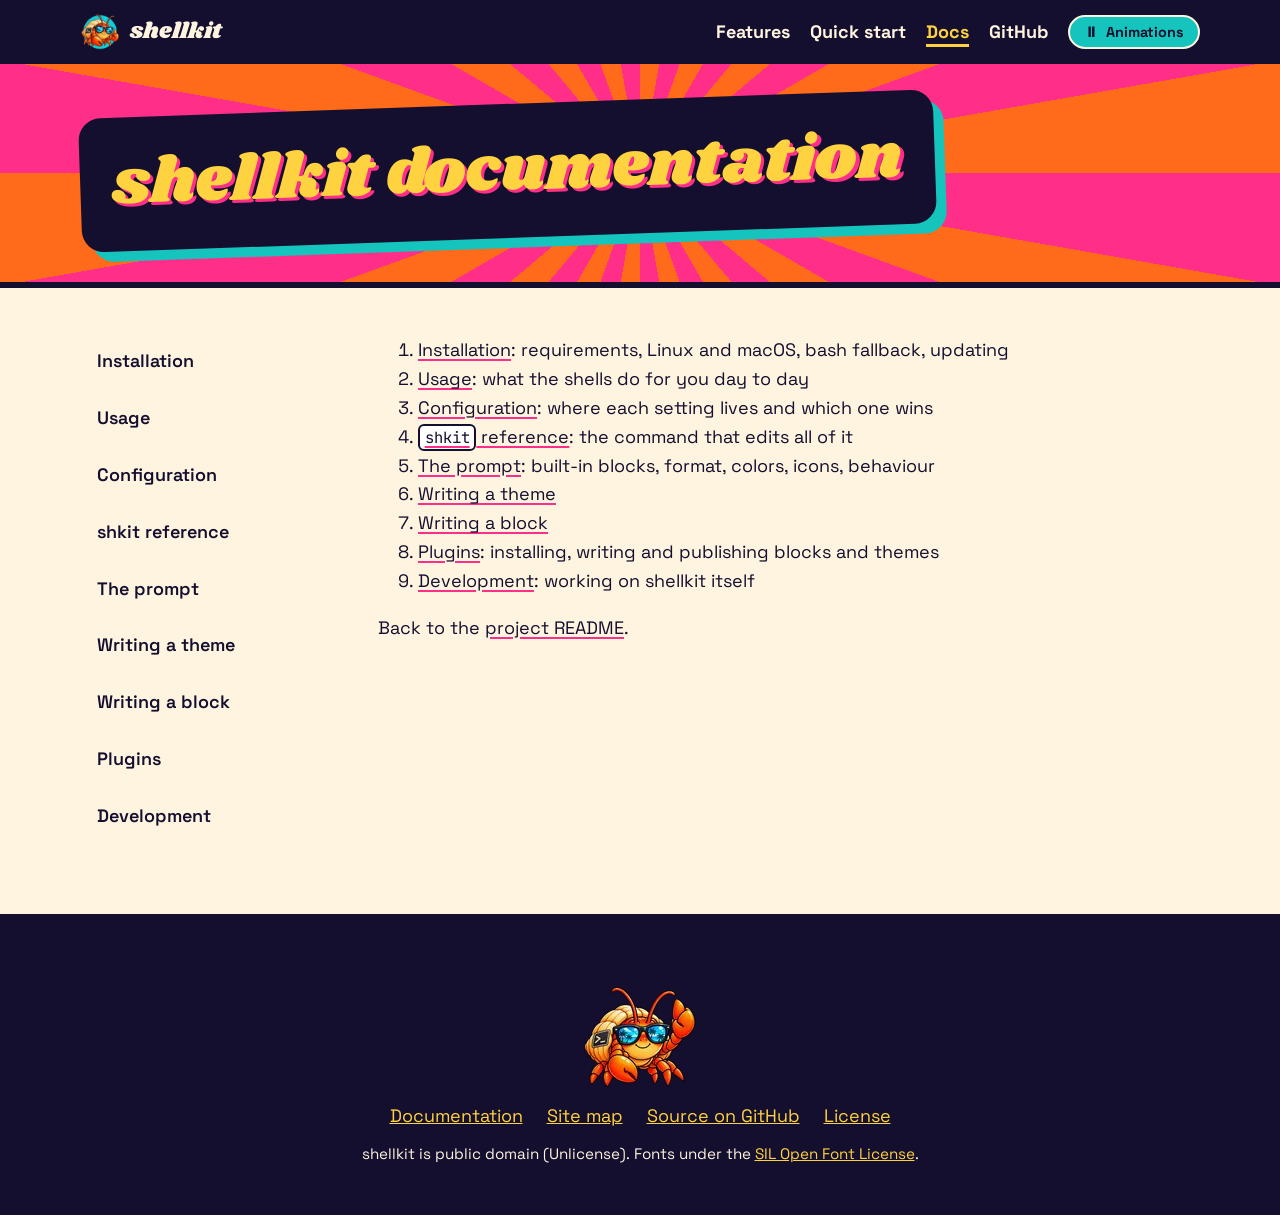
<file: docs/index.html>
<!doctype html>
<html lang="en" class="" data-motion="off">
<head>
<meta charset="utf-8">
<meta name="viewport" content="width=device-width, initial-scale=1">
<title>shellkit documentation</title>
<meta name="description" content="Back to the project README.">
<link rel="canonical" href="https://fmatsos.github.io/shellkit/docs/">
<meta name="theme-color" content="#140f2e">
<meta property="og:type" content="website">
<meta property="og:site_name" content="shellkit">
<meta property="og:locale" content="en_US">
<meta property="og:title" content="shellkit documentation">
<meta property="og:description" content="Back to the project README.">
<meta property="og:url" content="https://fmatsos.github.io/shellkit/docs/">
<meta property="og:image" content="https://fmatsos.github.io/shellkit/assets/og.jpg">
<meta property="og:image:type" content="image/jpeg">
<meta property="og:image:width" content="1200">
<meta property="og:image:height" content="630">
<meta property="og:image:alt" content="shellkit: an orange hermit crab in sunglasses, holding a wrench, dancing on a beach at sunset">
<meta name="twitter:card" content="summary_large_image">
<link rel="icon" href="../assets/favicon.png" type="image/png">
<link rel="apple-touch-icon" href="../assets/apple-touch-icon.png">
<link rel="preload" href="../assets/fonts/shrikhand.woff2" as="font" type="font/woff2" crossorigin>
<link rel="preload" href="../assets/fonts/space-grotesk.woff2" as="font" type="font/woff2" crossorigin>

<style>
/* shellkit site: one stylesheet for the landing page and the docs, inlined by build.py.
   ../ is replaced by the page's path to the site root. Every animation runs only
   under html[data-motion="on"] (set by the head script, toggled by #motion). */
/* optional, not swap: a font that arrives late is skipped for this view instead of reflowing the page (CLS) */
@font-face { font-family: "Shrikhand"; src: url(../assets/fonts/shrikhand.woff2) format("woff2"); font-display: optional; }
@font-face { font-family: "Space Grotesk"; src: url(../assets/fonts/space-grotesk.woff2) format("woff2"); font-weight: 300 700; font-display: optional; }
@font-face { font-family: "JetBrains Mono"; src: url(../assets/fonts/jetbrains-mono.woff2) format("woff2"); font-display: optional; }

:root {
  --orange: #ff6b1a; --magenta: #ff2e88; --teal: #14c4bd; --yellow: #ffd23f;
  --navy: #1d1541; --ink: #140f2e; --cream: #fff4e0; --purple: #7b3fe4; --paper: #fff;
  --radius: 22px; --shadow: 6px 6px 0 var(--ink);
  color-scheme: light;
}
* { box-sizing: border-box; }
html { scroll-behavior: smooth; scroll-padding-top: 88px; }
body {
  margin: 0; background: var(--cream); color: var(--ink);
  font: 1.125rem/1.6 "Space Grotesk", system-ui, sans-serif; overflow-x: hidden;
}
img { max-width: 100%; height: auto; display: block; }
a { color: inherit; }
code, pre, kbd { font-family: "JetBrains Mono", ui-monospace, monospace; }
h1, h2, h3 { line-height: 1.1; margin: 0 0 .5em; }
h1, h2 { font-family: "Shrikhand", cursive; font-weight: 400; }
h2 { font-size: clamp(2rem, 6vw, 3.4rem); }
h3 { font-size: 1.35rem; }
:where(ul.plain, ol.plain) { list-style: none; margin: 0; padding: 0; }
.wrap { width: min(1120px, 100% - 32px); margin-inline: auto; }
.sr-only { position: absolute; width: 1px; height: 1px; margin: -1px; padding: 0; overflow: hidden; clip-path: inset(50%); white-space: nowrap; border: 0; }
:focus-visible { outline: 3px solid var(--ink); outline-offset: 3px; box-shadow: 0 0 0 3px var(--cream); border-radius: 6px; }

/* ---------- header ---------- */
.skip { position: absolute; left: 16px; top: -100px; z-index: 30; background: var(--yellow); color: var(--ink); padding: 10px 18px; border: 3px solid var(--ink); border-radius: 999px; font-weight: 700; }
.skip:focus { top: 12px; }
.top { position: sticky; top: 0; z-index: 20; background: var(--ink); color: var(--cream); }
.top .wrap { display: flex; flex-wrap: wrap; align-items: center; gap: 8px 20px; min-height: 64px; padding: 8px 0; }
.brand { display: flex; align-items: center; gap: 10px; font-family: "Shrikhand", cursive; font-size: 1.4rem; text-decoration: none; margin-right: auto; }
.brand img { width: 40px; height: 40px; }
.top nav ul { display: flex; flex-wrap: wrap; gap: 4px 20px; }
.top nav a { text-decoration: none; font-weight: 700; padding: 6px 0; display: inline-block; }
.top nav a:hover, .top nav a[aria-current] { color: var(--yellow); text-decoration: underline; text-underline-offset: 6px; text-decoration-thickness: 3px; }
#motion {
  font: 700 .9rem "Space Grotesk", sans-serif; color: var(--ink); background: var(--teal); cursor: pointer;
  border: 2px solid var(--cream); border-radius: 999px; padding: 6px 14px; display: inline-flex; gap: 8px; align-items: center;
}
#motion[aria-pressed="false"] { background: var(--cream); }
#motion .on, #motion[aria-pressed="false"] .off { display: none; }
#motion[aria-pressed="false"] .on { display: inline; }
@media (max-width: 700px) { .top nav li.wide { display: none; } }

/* ---------- buttons, chips ---------- */
.btn {
  display: inline-block; padding: 12px 24px; border: 3px solid var(--ink); border-radius: 999px;
  background: var(--yellow); color: var(--ink); font-weight: 700; text-decoration: none; box-shadow: 4px 4px 0 var(--cream);
}
.btn.alt { background: var(--teal); }
.badges { display: flex; flex-wrap: wrap; gap: 10px; margin-top: 22px; font-size: .9rem; font-weight: 700; }
.badges li { border: 2px solid var(--teal); color: var(--cream); padding: 2px 12px; border-radius: 999px; }

/* ---------- hero (landing) and band (docs) ---------- */
.hero, .band { position: relative; overflow: hidden; isolation: isolate; border-bottom: 6px solid var(--ink); background: var(--orange); }
.hero::before, .band::before {
  content: ""; position: absolute; z-index: -1; inset: -60%;
  background: repeating-conic-gradient(from 0deg at 50% 50%, var(--orange) 0 10deg, var(--magenta) 10deg 20deg);
}
.hero .wrap { display: grid; grid-template-columns: 1fr 1.1fr; gap: 40px; align-items: center; padding: 56px 0 120px; }
.sticker {
  background: var(--ink); color: var(--cream); border-radius: var(--radius); padding: 32px;
  box-shadow: 10px 10px 0 var(--teal); transform: rotate(-2deg);
}
.sticker h1 { font-size: clamp(3.2rem, 10vw, 6.4rem); color: var(--yellow); text-shadow: 4px 4px 0 var(--magenta); margin-bottom: .25em; }
.sticker .tag { font-size: clamp(1.1rem, 2.4vw, 1.35rem); font-weight: 600; margin: 0; }
.cta { display: flex; flex-wrap: wrap; gap: 14px; margin-top: 26px; }
.art { border: 6px solid var(--ink); border-radius: var(--radius); box-shadow: 10px 10px 0 var(--ink); background: var(--yellow); transform: rotate(2deg); }
.art img { border-radius: calc(var(--radius) - 6px); }
.walker { position: absolute; left: 0; bottom: 6px; width: 96px; height: 96px; overflow: hidden; display: none; pointer-events: none; }
.walker img { width: 600%; max-width: none; height: 100%; }
@media (max-width: 860px) {
  .hero .wrap { grid-template-columns: 1fr; padding: 32px 0 116px; }
  .art { order: -1; transform: rotate(-1deg); }
  .sticker { transform: none; padding: 24px; }
}
.band .wrap { padding: 40px 0 44px; }
.band .sticker { display: inline-block; max-width: 100%; }
.band h1 { font-size: clamp(2.2rem, 7vw, 4rem); color: var(--yellow); text-shadow: 3px 3px 0 var(--magenta); margin: 0; overflow-wrap: anywhere; }
.band h1 code { font-family: inherit; }
.kicker { margin: 0 0 8px; font-weight: 700; }
.kicker a { color: var(--teal); }

/* ---------- landing: one full-viewport section per screen ---------- */
/* --hh: the sticky header's height, measured by site.js (it wraps on small screens) */
html.landing { scroll-padding-top: var(--hh, 64px); scroll-snap-type: y proximity; }
html.landing.snap { scroll-snap-type: y mandatory; }   /* only when every section fits the viewport */
html.landing.dragging { scroll-snap-type: none; scroll-behavior: auto; }
.sec { position: relative; min-height: calc(100svh - var(--hh, 64px)); display: flex; align-items: center; padding: 56px 0; scroll-snap-align: start; overflow: hidden; }
.sec > .wrap { position: relative; }
.landing .foot { scroll-snap-align: end; }
.hero.sec { padding: 32px 0 112px; }
.hero .wrap { padding: 0; }
.lead { font-size: 1.2rem; max-width: 60ch; }
.center { text-align: center; }
.center .lead { margin-inline: auto; }

.term-wrap { position: relative; margin: 36px auto 0; max-width: 1000px; text-align: left; }
.term { border: 5px solid var(--ink); border-radius: 16px; box-shadow: 10px 10px 0 var(--magenta); overflow: hidden; background: #1e2127; color: #abb2bf; }
.term-bar { display: flex; align-items: center; gap: 8px; padding: 10px 14px; background: #282c34; font: .85rem "JetBrains Mono", monospace; }
.term-bar i { width: 13px; height: 13px; border-radius: 50%; background: #ff5f57; }
.term-bar i:nth-child(2) { background: #febc2e; }
.term-bar i:nth-child(3) { background: #28c840; }
.term-bar span { flex: 1; text-align: center; margin-right: 60px; }
.term-body { padding: 18px 22px; font: clamp(.78rem, 1.6vw, 1.05rem)/1.8 "JetBrains Mono", monospace; }
.term-body p { margin: 0; display: flex; flex-wrap: wrap; white-space: pre-wrap; }
.t-dir, .t-add { color: #98c379; }
.t-git { color: #56b6c2; }
.t-dirty, .t-agent { color: #e5a045; }
.t-del { color: #e06c75; }
.t-q { color: #b39cf5; }
.t-warn { color: #e5c07b; }
.t-mr { position: relative; color: #b39cf5; }
.t-spin { position: absolute; left: 0; display: none; }
.t-right { margin-left: auto; padding-left: 24px; }
.t-cmd { color: #e6e6e6; }
.t-cur { display: inline-block; width: .6em; height: 1.2em; margin-left: 2px; vertical-align: -.2em; background: #9aa0aa; }

.stats { display: grid; grid-template-columns: repeat(3, 1fr); gap: 20px; margin-top: 40px; }
.stats li { background: var(--teal); border: 4px solid var(--ink); border-radius: var(--radius); box-shadow: var(--shadow); padding: 16px; text-align: center; }
.stats li:nth-child(2) { background: var(--yellow); rotate: -2deg; }
.stats li:nth-child(3) { background: var(--orange); }
.stats b { display: block; font-family: "Shrikhand", cursive; font-weight: 400; font-size: clamp(1.8rem, 4vw, 2.5rem); line-height: 1.2; }
@media (max-width: 640px) { .stats { grid-template-columns: 1fr; gap: 12px; } .stats li { padding: 8px; } .stats li:nth-child(2) { rotate: none; } }

.features { background: var(--navy); color: var(--cream); }
.features h2 { color: var(--yellow); }
.cards { position: relative; margin-top: 110px; }  /* room for the crab standing on the cards */
.grid { display: grid; grid-template-columns: repeat(4, 1fr); gap: 24px; }
.card { background: var(--cream); color: var(--ink); border: 4px solid var(--ink); border-radius: var(--radius); box-shadow: 8px 8px 0 var(--c, var(--teal)); overflow: hidden; }
.card img { width: 100%; aspect-ratio: 4 / 3; object-fit: cover; border-bottom: 4px solid var(--ink); }
.card div { padding: 14px 18px 18px; }
.card h3 { font-size: 1.2rem; margin-bottom: .3em; }
.card p { margin: 0; font-size: 1rem; }
.card:nth-child(2) { --c: var(--magenta); }
.card:nth-child(3) { --c: var(--yellow); }
.card:nth-child(4) { --c: var(--orange); }
.walker.on-cards { top: 0; bottom: auto; animation: none; transform-origin: 50% 100%; }  /* placed and moved by site.js */
@media (max-width: 1000px) { .grid { grid-template-columns: repeat(2, 1fr); } }
@media (max-width: 640px) { .cards { margin-top: 84px; } .walker.on-cards { width: 76px; height: 76px; } }
@media (max-width: 640px) {  /* a sideways carousel: the four cards don't fit one screen */
  .grid { display: flex; overflow-x: auto; scroll-snap-type: x mandatory; gap: 16px; padding: 4px 4px 16px; }
  .card { flex: 0 0 min(82%, 340px); scroll-snap-align: center; }
}

.more-sec { background: var(--navy); color: var(--cream); border-top: 6px dashed var(--teal); }
.more-sec h2 { color: var(--yellow); }
.more { display: grid; grid-template-columns: repeat(3, 1fr); gap: 18px; margin-top: 36px; }
.more li { position: relative; border: 3px dashed var(--teal); border-radius: 16px; padding: 16px 18px 16px 52px; }
.more li::before { content: "✓"; position: absolute; left: 14px; top: 14px; width: 26px; height: 26px; border-radius: 50%; background: var(--teal); color: var(--ink); font-weight: 700; display: grid; place-items: center; }
.more b { color: var(--yellow); }
@media (max-width: 1000px) { .more { grid-template-columns: repeat(2, 1fr); } }
@media (max-width: 640px) { .more { grid-template-columns: 1fr; gap: 10px; } .more li { padding: 10px 12px 10px 46px; font-size: 1rem; } .more li::before { top: 10px; } }

.start { background: var(--yellow); }
.steps { display: grid; grid-template-columns: 1fr 1.45fr; gap: 20px 32px; margin-top: 24px; counter-reset: step; }
.steps > li { display: grid; grid-template-columns: 52px 1fr; gap: 14px; align-items: start; counter-increment: step; }
.steps > li:nth-child(2) { grid-column: 2; grid-row: 1 / span 2; }
.steps > li::before {
  content: counter(step); width: 52px; height: 52px; border-radius: 50%; background: var(--magenta); color: var(--ink);
  border: 4px solid var(--ink); display: grid; place-items: center; font-family: "Shrikhand", cursive; font-size: 1.5rem; box-shadow: 4px 4px 0 var(--ink);
}
.steps h3 { margin: 4px 0 2px; }
.steps p { margin: 0; font-size: 1rem; }
.start pre { font-size: .84rem; line-height: 1.6; padding: 14px 16px; }
.needs { margin: 24px 0 0; font-size: 1rem; }
@media (max-width: 900px) { .steps { grid-template-columns: 1fr; } .steps > li:nth-child(2) { grid-column: auto; grid-row: auto; } }
@media (max-width: 560px) { .steps > li { grid-template-columns: 1fr; gap: 6px; } .steps > li::before { width: 44px; height: 44px; font-size: 1.2rem; } }
.code { position: relative; }
.code pre { padding-top: 46px; }  /* the copy button sits above the text, which keeps the full width */
.copy {
  position: absolute; top: 12px; right: 10px; font: 700 .85rem "Space Grotesk", sans-serif; cursor: pointer;
  background: var(--teal); border: 2px solid var(--cream); color: var(--ink); border-radius: 999px; padding: 4px 14px; min-height: 32px;
}

.sec .docs-grid { grid-template-columns: repeat(3, 1fr); }
@media (max-width: 900px) { .sec .docs-grid { grid-template-columns: repeat(2, 1fr); } }
@media (max-width: 480px) { .sec .docs-grid { gap: 10px; } .sec .docs-grid a { padding: 10px 12px; } .sec .docs-grid span { display: none; } }  /* titles only: each page has its summary */

/* the crab buddies: one per section, decorative, only with animations on */
.buddy { position: absolute; z-index: 2; width: 128px; height: 128px; overflow: hidden; display: none; pointer-events: none; }
.buddy img { width: 600%; max-width: none; height: 100%; }
.b-point { left: -34px; top: -118px; }
.b-dance { right: 0; top: -40px; }
.b-type { right: 0; top: -24px; }
.b-read { right: 0; top: -44px; }
@media (max-width: 640px) { .buddy { width: 88px; height: 88px; } .b-point { left: -8px; top: -84px; } .b-dance, .b-type, .b-read { top: -30px; } }

/* the scroll rail: section links, and the crab as a draggable thumb */
.rail { position: fixed; z-index: 15; right: 14px; top: calc(50% + var(--hh, 64px) / 2); translate: 0 -50%; width: 40px; height: min(60vh, 420px); }
.rail::before { content: ""; position: absolute; left: 50%; top: 12px; bottom: 12px; width: 6px; translate: -50% 0; border-radius: 3px; background: var(--ink); box-shadow: 0 0 0 2px var(--cream); }
.rail ol { position: relative; height: 100%; display: flex; flex-direction: column; justify-content: space-between; align-items: center; }
.rail a { position: relative; display: grid; place-items: center; width: 28px; height: 28px; border-radius: 50%; }
.rail a::before { content: ""; width: 14px; height: 14px; border-radius: 50%; background: var(--cream); border: 3px solid var(--ink); }
.rail a[aria-current]::before { background: var(--yellow); scale: 1.3; }
.rail a span { position: absolute; right: 40px; white-space: nowrap; background: var(--ink); color: var(--cream); font-weight: 700; font-size: .9rem; padding: 4px 12px; border-radius: 999px; box-shadow: 3px 3px 0 var(--magenta); opacity: 0; pointer-events: none; }
.rail a:hover span, .rail a:focus-visible span { opacity: 1; }
.rail.quiet a span { opacity: 0 !important; }
.rail-thumb { position: absolute; left: 50%; top: 0; width: 40px; height: 40px; margin-left: -20px; cursor: grab; touch-action: none; }
.rail-thumb:active { cursor: grabbing; }
.rail-thumb img { width: 40px; height: 40px; filter: drop-shadow(2px 2px 0 var(--ink)); }
@media (min-width: 701px) { html.landing { scrollbar-width: none; } html.landing::-webkit-scrollbar { display: none; } }
@media (max-width: 700px) { .rail { display: none; } }

table { width: 100%; border-collapse: collapse; background: var(--paper); font-size: .95rem; }
th, td { padding: 10px 14px; text-align: left; border-bottom: 2px solid #eadfcb; vertical-align: top; }
thead th, th[scope="col"] { background: var(--purple); color: var(--cream); }
caption { text-align: left; font-weight: 700; padding: 0 0 8px; }
.table { margin: 24px 0; overflow-x: auto; border: 4px solid var(--ink); border-radius: 16px; box-shadow: var(--shadow); background: var(--paper); }

.docs-grid { display: grid; grid-template-columns: repeat(auto-fit, minmax(min(230px, 100%), 1fr)); gap: 16px; margin-top: 32px; }
.docs-grid a {
  display: block; height: 100%; text-decoration: none; padding: 18px 20px; border: 3px solid var(--ink); border-radius: 18px;
  background: var(--paper); box-shadow: 5px 5px 0 var(--ink);
}
.docs-grid a:hover { background: var(--teal); }
.docs-grid b { display: block; font-size: 1.1rem; }
.docs-grid span { font-size: .95rem; }

/* ---------- docs ---------- */
.doc { display: grid; grid-template-columns: 250px minmax(0, 1fr); gap: 48px; padding: 48px 0 72px; }
.toc ul { position: sticky; top: 88px; display: grid; gap: 6px; }
.toc a { display: block; text-decoration: none; font-weight: 600; padding: 8px 14px; border: 3px solid transparent; border-radius: 14px; }
.toc a:hover { border-color: var(--ink); background: var(--paper); }
.toc a[aria-current="page"] { background: var(--ink); color: var(--yellow); box-shadow: 4px 4px 0 var(--magenta); }
@media (max-width: 900px) {
  .doc { grid-template-columns: minmax(0, 1fr); gap: 24px; }
  .toc ul { position: static; display: flex; flex-wrap: wrap; }
  .toc a { border-color: var(--ink); background: var(--paper); padding: 4px 12px; }
}
.prose { max-width: 78ch; }
.prose > :first-child { margin-top: 0; }
.prose h2 { font-size: clamp(1.8rem, 5vw, 2.5rem); margin-top: 1.6em; }
.prose h2::after { content: ""; display: block; width: 96px; height: 6px; margin-top: 10px; border-radius: 3px; background: repeating-linear-gradient(90deg, var(--magenta) 0 16px, var(--orange) 16px 32px, var(--teal) 32px 48px); }
.prose h3 { margin-top: 1.6em; }
.prose a { text-decoration-color: var(--magenta); text-decoration-thickness: 2px; text-underline-offset: 3px; }
.prose a:hover { background: var(--yellow); }
.prose :not(pre) > code { background: var(--paper); border: 2px solid var(--ink); border-radius: 6px; padding: .05em .3em; font-size: .86em; overflow-wrap: anywhere; }
.prose h3 code { font-size: .9em; }
pre {
  margin: 12px 0 0; padding: 18px 20px; background: var(--ink); color: #eee8ff; border-radius: 16px;
  box-shadow: 6px 6px 0 var(--orange); font-size: .9rem; line-height: 1.7; white-space: pre-wrap; overflow-wrap: anywhere;
}
.prose pre { margin: 20px 0; }
pre .c, .pl-c { color: #b3aad9; }
pre .p { color: var(--teal); }
.pl-s, .pl-pds { color: var(--yellow); }
.pl-k { color: #ff9ccd; }
.pl-c1, .pl-v { color: #6ff0e8; }
.pl-en { color: #ffb487; }
.pl-ent { color: #a6f0a6; }
kbd { background: var(--paper); border: 2px solid var(--ink); border-bottom-width: 4px; border-radius: 8px; padding: 0 .4em; font-size: .85em; }
.prose blockquote { margin: 20px 0; padding: 4px 20px; border-left: 6px solid var(--magenta); background: var(--paper); border-radius: 0 14px 14px 0; }
.markdown-alert { margin: 24px 0; padding: 14px 20px; background: var(--paper); border: 4px solid var(--ink); border-radius: 16px; box-shadow: 6px 6px 0 var(--a, var(--teal)); }
.markdown-alert > :last-child { margin-bottom: 0; }
.markdown-alert-title { display: flex; align-items: center; gap: 8px; font-weight: 700; margin: 0 0 6px; }
.markdown-alert svg { fill: currentColor; }
.markdown-alert-tip { --a: var(--yellow); }
.markdown-alert-warning, .markdown-alert-caution, .markdown-alert-important { --a: var(--magenta); }
.prose img { border: 5px solid var(--ink); border-radius: 16px; box-shadow: 8px 8px 0 var(--magenta); margin: 12px 0; }
.pager { display: flex; flex-wrap: wrap; justify-content: space-between; gap: 16px; margin-top: 56px; }
.pager a { flex: 1 1 240px; text-decoration: none; padding: 16px 20px; border: 3px solid var(--ink); border-radius: 18px; background: var(--paper); box-shadow: 5px 5px 0 var(--ink); }
.pager a:hover { background: var(--teal); }
.pager .next { text-align: right; }
.pager small { display: block; font-weight: 700; }

/* ---------- footer ---------- */
.foot { background: var(--ink); color: var(--cream); padding: 48px 0; text-align: center; }
.dancer { width: 128px; height: 128px; margin: 0 auto 12px; overflow: hidden; }
.foot ul { display: flex; flex-wrap: wrap; justify-content: center; gap: 8px 24px; margin: 12px 0; }
.foot a { color: var(--yellow); }
.foot p { margin: 8px 0 0; font-size: .95rem; }

/* ---------- fun: every loop and every "not shown yet" state needs [data-motion="on"] ---------- */
@keyframes spin { to { transform: rotate(1turn); } }
@keyframes bob { 50% { translate: 0 -10px; } }
@keyframes frames { to { transform: translateX(-100%); } }
@keyframes walk {
  0% { transform: translateX(-110px); } 49.9% { transform: translateX(calc(100vw + 10px)) scaleX(1); }
  50% { transform: translateX(calc(100vw + 10px)) scaleX(-1); } 100% { transform: translateX(-110px) scaleX(-1); }
}
@keyframes wiggle { 25% { rotate: -2deg; } 75% { rotate: 2deg; } }
@keyframes boing { 30% { scale: 1.12 .9; } 60% { scale: .95 1.08; } }
@keyframes pop { to { transform: translate(var(--dx), var(--dy)) rotate(var(--r)); opacity: 0; } }
@keyframes sway { 0%, 100% { transform: translateY(0) rotate(-5deg); } 25%, 75% { transform: translateY(-10px) rotate(0deg); } 50% { transform: translateY(0) rotate(5deg); } }
@keyframes seg { from { opacity: 0; transform: translateY(8px); } }
@keyframes spinner { 0%, 48% { opacity: 0; } 49%, 99% { opacity: 1; } 100% { opacity: 0; } }
@keyframes type { from { width: 0; } }
@keyframes blink { 50% { opacity: 0; } }
@keyframes tick { from { scale: 0; rotate: -120deg; } }
@keyframes buddyin { from { opacity: 0; transform: translateY(48px) scale(.5); } }

[data-motion="on"] .hero::before, [data-motion="on"] .band::before { animation: spin 90s linear infinite; }
[data-motion="on"] .art { animation: bob 5s ease-in-out infinite; transition: transform .2s; transform: rotate(2deg) perspective(900px) rotateX(var(--ty, 0deg)) rotateY(var(--tx, 0deg)); }
[data-motion="on"] .walker { display: block; animation: walk 26s linear infinite; }
[data-motion="on"] .walker.on-cards { animation: none; }
[data-motion="on"] .walker img { animation: frames .7s steps(6) infinite; }
[data-motion="on"] .buddy { display: block; }
[data-motion="on"] .buddy img { animation: frames 1.3s steps(6) infinite; }
[data-motion="on"] .b-dance img { animation-duration: 2.2s; }   /* slow steps under a smooth sway read as fluid */
[data-motion="on"] .dancer { animation: sway 3.2s ease-in-out infinite; }
[data-motion="on"] .dancer img { animation: frames 1.8s steps(6) infinite; }
[data-motion="on"] .t-cur { animation: blink 1.1s steps(1) infinite; }
[data-motion="on"] .docs-grid a:hover, [data-motion="on"] .pager a:hover { animation: wiggle .4s ease-in-out; }
[data-motion="on"] .btn:hover, [data-motion="on"] .copy:hover, [data-motion="on"] .stats li:hover, [data-motion="on"] .brand:hover img { animation: boing .5s ease-in-out; }

/* a section plays its entrance each time it becomes the current one (site.js adds .active); under 5 s */
[data-motion="on"].ready .enter { transition: opacity .6s, transform .7s cubic-bezier(.3, 1.5, .5, 1); transition-delay: calc(var(--d, 0) * 110ms); }
[data-motion="on"].ready .sec:not(.active) .enter { opacity: 0; transform: translateY(40px) scale(.95); transition-delay: 0s; }
[data-motion="on"].ready .sec:not(.active) :is(.buddy, .seg, .ln) { opacity: 0; }
[data-motion="on"].ready .sec:not(.active) .more li::before { opacity: 0; }
[data-motion="on"].ready .sec.active .buddy { animation: buddyin .7s cubic-bezier(.3, 1.5, .5, 1) .4s both; }
[data-motion="on"].ready .sec.active .b-dance { transform-origin: 50% 100%; animation: buddyin 1s cubic-bezier(.22, 1.2, .36, 1) .5s both, dance 3.6s ease-in-out 1.5s infinite; }
@keyframes dance { 25% { rotate: -4deg; translate: -3px -6px; } 50% { rotate: 0deg; translate: 0 0; } 75% { rotate: 4deg; translate: 3px -6px; } }
[data-motion="on"].ready .more-sec .enter { transition: opacity .9s ease-out, transform 1.1s cubic-bezier(.22, 1, .36, 1); transition-delay: calc(var(--d, 0) * 160ms); }
[data-motion="on"].ready .sec.active .more li::before { animation: tick .7s cubic-bezier(.3, 1.3, .5, 1) calc(var(--d, 0) * 160ms + .7s) both; }
[data-motion="on"].ready .sec.active .seg { animation: seg .35s calc(var(--t) * 1s + .5s) both; }
[data-motion="on"].ready .sec.active .t-spin { display: inline-block; animation: spinner 2.8s linear both, spin .8s linear infinite; }
[data-motion="on"].ready .sec.active .t-cmd { display: inline-block; width: 8ch; overflow: hidden; white-space: nowrap; vertical-align: bottom; animation: type .8s steps(8) 3.1s both; }
[data-motion="on"].ready .sec.active .more li::before { animation: tick .45s cubic-bezier(.3, 1.6, .5, 1) calc(var(--d, 0) * 110ms + .5s) both; }
[data-motion="on"].ready .sec.active .ln { animation: seg .3s calc(var(--i) * .22s + var(--d, 0) * .3s + .5s) both; }
.confetti { position: fixed; z-index: 40; width: 10px; height: 10px; border-radius: 3px; pointer-events: none; animation: pop .9s cubic-bezier(.2, .7, .4, 1) forwards; }
.dancer img { max-width: none; width: 768px; height: 128px; }
main:focus { outline: none; box-shadow: none; }
.doc.one { grid-template-columns: minmax(0, 1fr); }
.table code { overflow-wrap: normal; white-space: nowrap; }
html[data-motion="off"] { scroll-behavior: auto; }
.toc code, .pager code, .docs-grid code { font-family: inherit; }

/* the transition between sections: a full-screen veil, shaped by site.js, dressed by its kind */
.veil { display: none; position: fixed; inset: 0; z-index: 60; place-items: center; pointer-events: none; background: var(--navy); }
.veil.on { display: grid; }
.veil-line { font: 400 clamp(2.2rem, 1.4rem + 4vw, 4.4rem) "Shrikhand", cursive; color: var(--yellow); text-shadow: 2px 2px 0 var(--ink), -2px -2px 0 var(--ink), 2px -2px 0 var(--ink), -2px 2px 0 var(--ink), 0 2px 0 var(--ink), 0 -2px 0 var(--ink), 6px 6px 0 var(--ink); padding: 0 16px; text-align: center; }
.veil[data-kind="wave"] { background: linear-gradient(180deg, #fff4e0 0 2%, var(--teal) 6%, #0e8f8a 100%); }
.veil[data-kind="segments"] { background: linear-gradient(115deg, var(--orange) 0 25%, var(--magenta) 25% 50%, var(--purple) 50% 75%, var(--teal) 75%); }
.veil[data-kind="sunburst"] { background: repeating-conic-gradient(from 0deg at 50% 50%, var(--yellow) 0 10deg, var(--orange) 10deg 20deg); }
.veil[data-kind="sunburst"] .veil-line { color: var(--cream); }
.veil[data-kind="dots"] { background: radial-gradient(var(--cream) 22%, transparent 24%) 0 0 / 36px 36px, var(--magenta); }
.veil[data-kind="dots"] .veil-line { color: var(--yellow); }
.veil[data-kind="shell"] { background: repeating-linear-gradient(45deg, var(--orange) 0 18px, #ff8a40 18px 36px); }
.veil[data-kind="shell"] .veil-line { color: var(--cream); }
.veil[data-kind="book"] { background: var(--purple); box-shadow: inset 0 0 0 10px var(--ink), inset 0 0 0 14px var(--yellow); }

</style>
<script>
/* animations: on unless the visitor turned them off here, or asks for reduced motion */
try { var m = localStorage.getItem("shkit-motion"); } catch (e) {}
document.documentElement.dataset.motion = m || (matchMedia("(prefers-reduced-motion: reduce)").matches ? "off" : "on");
</script>
</head>
<body>
<a class="skip" href="#main">Skip to content</a>
<header class="top">
  <div class="wrap">
    <a class="brand" href="../"><img src="../assets/mascot-96.webp" alt="" width="96" height="96">shellkit</a>
    <nav aria-label="Main">
      <ul class="plain">
        <li class="wide"><a href="../#features">Features</a></li>
        <li class="wide"><a href="../#start">Quick start</a></li>
        <li><a href="../docs/" aria-current="page">Docs</a></li>
        <li><a href="https://github.com/fmatsos/shellkit">GitHub</a></li>
      </ul>
    </nav>
    <button id="motion" type="button" aria-pressed="true" hidden><span aria-hidden="true" class="off">⏸</span><span aria-hidden="true" class="on">▶</span>Animations</button>
  </div>
</header>
<main id="main" tabindex="-1">
<div class="band"><div class="wrap"><div class="sticker"><h1>shellkit documentation</h1></div></div></div>
<div class="wrap doc">
<nav class="toc" aria-label="Documentation pages"><ul class="plain">
<li><a href="installation.html">Installation</a></li>
<li><a href="usage.html">Usage</a></li>
<li><a href="configuration.html">Configuration</a></li>
<li><a href="shkit.html"><code>shkit</code> reference</a></li>
<li><a href="prompt.html">The prompt</a></li>
<li><a href="themes.html">Writing a theme</a></li>
<li><a href="blocks.html">Writing a block</a></li>
<li><a href="plugins.html">Plugins</a></li>
<li><a href="development.html">Development</a></li>
</ul></nav>
<div class="prose">
<ol>
<li>
<a href="installation.html">Installation</a>: requirements, Linux and macOS, bash fallback, updating</li>
<li>
<a href="usage.html">Usage</a>: what the shells do for you day to day</li>
<li>
<a href="configuration.html">Configuration</a>: where each setting lives and which one wins</li>
<li>
<a href="shkit.html"><code>shkit</code> reference</a>: the command that edits all of it</li>
<li>
<a href="prompt.html">The prompt</a>: built-in blocks, format, colors, icons, behaviour</li>
<li><a href="themes.html">Writing a theme</a></li>
<li><a href="blocks.html">Writing a block</a></li>
<li>
<a href="plugins.html">Plugins</a>: installing, writing and publishing blocks and themes</li>
<li>
<a href="development.html">Development</a>: working on shellkit itself</li>
</ol>
<p>Back to the <a href="../">project README</a>.</p>


</div>
</div>
</main>
<footer class="foot">
  <div class="wrap">
    <div class="dancer" aria-hidden="true"><img src="[data-uri]" data-src="../assets/crab-dance.webp" alt="" width="768" height="128"></div>
    <nav aria-label="Footer">
      <ul class="plain">
        <li><a href="../docs/">Documentation</a></li>
        <li><a href="../sitemap.html">Site map</a></li>
        <li><a href="https://github.com/fmatsos/shellkit">Source on GitHub</a></li>
        <li><a href="https://github.com/fmatsos/shellkit/blob/main/LICENSE">License</a></li>
      </ul>
    </nav>
    <p>shellkit is public domain (Unlicense). Fonts under the <a href="../assets/fonts/LICENSE.txt">SIL Open Font License</a>.</p>
  </div>
</footer>
<p class="sr-only" role="status" id="status"></p>
<script>
/* shellkit site: the animations switch, copy buttons, hero tilt; on the landing page the
   full-screen sections, their entrances and the scroll rail. */
(() => {
  const html = document.documentElement, btn = document.getElementById("motion"), status = document.getElementById("status");
  const on = () => html.dataset.motion === "on";

  // decorative sprites: loaded after the page, and only while animations are on
  let loaded = false;
  const sprites = () => {
    if (loaded || !on() || document.readyState !== "complete") return;
    loaded = true;
    document.querySelectorAll("img[data-src]").forEach(i => { i.src = i.dataset.src; });
  };
  addEventListener("load", sprites);

  // RGAA 13.8: every looping animation can be stopped, and the choice sticks
  btn.hidden = false;
  btn.setAttribute("aria-pressed", String(on()));
  btn.addEventListener("click", () => {
    html.dataset.motion = on() ? "off" : "on";
    btn.setAttribute("aria-pressed", String(on()));
    try { localStorage.setItem("shkit-motion", html.dataset.motion); } catch (e) {}
    sprites();
  });

  // copy buttons: the commands without prompts or comments, a status message, confetti
  const colors = ["#ff6b1a", "#ff2e88", "#14c4bd", "#ffd23f", "#7b3fe4"];
  const confetti = (x, y) => {
    for (let i = 0; i < 24; i++) {
      const c = document.createElement("span"), a = Math.random() * 2 * Math.PI, d = 60 + Math.random() * 90;
      c.className = "confetti";
      c.style.cssText = `left:${x}px;top:${y}px;background:${colors[i % colors.length]};--dx:${Math.cos(a) * d}px;--dy:${Math.sin(a) * d}px;--r:${Math.random() * 720}deg`;
      c.addEventListener("animationend", () => c.remove());
      document.body.append(c);
    }
  };
  document.querySelectorAll(".copy").forEach(b => b.addEventListener("click", () => {
    const text = b.previousElementSibling.innerText.split("\n")
      .map(l => l.replace(/^\$ /, "").replace(/\s+# .*$/, "")).join("\n").trim();
    navigator.clipboard.writeText(text).then(() => {
      status.textContent = "Commands copied to the clipboard.";
      if (on()) { const r = b.getBoundingClientRect(); confetti(r.left + r.width / 2, r.top + r.height / 2); }
    }, () => { status.textContent = "Copy failed: select the commands and copy them by hand."; });
    setTimeout(() => { status.textContent = ""; }, 4000);
  }));

  // hero art follows the pointer a little
  const art = document.querySelector(".art");
  if (art && matchMedia("(hover: hover)").matches) {
    art.parentElement.addEventListener("pointermove", e => {
      const r = art.getBoundingClientRect();
      art.style.setProperty("--tx", ((e.clientX - r.left) / r.width - .5) * 10 + "deg");
      art.style.setProperty("--ty", ((e.clientY - r.top) / r.height - .5) * -10 + "deg");
    });
    art.parentElement.addEventListener("pointerleave", () => { art.style.removeProperty("--tx"); art.style.removeProperty("--ty"); });
  }

  if (!html.classList.contains("landing")) return;

  // ---- landing: sections, one screen each ----
  const secs = [...document.querySelectorAll(".sec")], top = document.querySelector(".top");
  const links = [...document.querySelectorAll(".rail a")];
  const max = () => document.documentElement.scrollHeight - innerHeight;

  // the typed lines of the quick start: one span per line, shown one after the other
  document.querySelectorAll(".start pre").forEach(pre => {
    pre.innerHTML = pre.innerHTML.split("\n").map((l, i) => `<span class="ln" style="--i:${i}">${l}</span>`).join("\n");
  });

  // mandatory snapping only when every section fits the screen; proximity otherwise (zoom, small screens)
  const fit = () => {
    html.style.setProperty("--hh", top.offsetHeight + "px");
    const room = innerHeight - top.offsetHeight + 1;
    html.classList.toggle("snap", secs.every(s => s.offsetHeight <= room));
  };
  new ResizeObserver(fit).observe(top);
  // the features' crab jumps from card to card, and each card gives under it; positions come
  // from the cards themselves, so it works on 4 columns, 2 x 2 and the phone carousel alike
  const cards = document.querySelector(".cards"), grid = cards.querySelector(".grid"), hopper = cards.querySelector(".walker");
  const features = document.getElementById("features"), all = [...grid.children];
  let at = -1, timer;
  const spot = c => {  // standing on card c, in .cards coordinates
    const r = cards.getBoundingClientRect(), k = c.getBoundingClientRect();
    return [k.left - r.left + (k.width - hopper.offsetWidth) / 2, k.top - r.top - hopper.offsetHeight + 8];
  };
  // position in `translate`, the outermost transform: `scale` then squashes the crab around its feet
  // without scaling its offset, and `transform` only holds the flip, kept after landing
  const pose = ([x, y]) => `${x}px ${y}px`;
  const stand = () => { if (at >= 0) hopper.style.translate = pose(spot(all[at])); };
  const hop = () => {
    clearTimeout(timer);
    if (!on() || cur !== features) return;   // only while it can be seen
    const g = grid.getBoundingClientRect();
    // the cards fully in view, first row only: landing on a lower row would cover the text above it
    const seen = all.filter(c => { const k = c.getBoundingClientRect(); return k.left >= g.left - 2 && k.right <= g.right + 2 && k.top < all[0].getBoundingClientRect().bottom; });
    if (!seen.length) { timer = setTimeout(hop, 800); return; }
    const next = seen.find(c => all.indexOf(c) > at) || seen[0];   // one card in view: it bounces on it
    const from = at >= 0 ? spot(all[at]) : spot(next), to = spot(next);
    const dx = to[0] - from[0], dy = to[1] - from[1], dist = Math.hypot(dx, dy);
    if (Math.abs(dx) > 1) hopper.style.transform = dx < 0 ? "scaleX(-1)" : "";
    // a ballistic arc: x linear in time, y a parabola, sampled finely so nothing reads as a corner
    const height = Math.min(150, 50 + dist * .18), duration = Math.min(1150, 650 + dist * .6), n = 24;
    const frames = Array.from({ length: n + 1 }, (_, i) => {
      const t = i / n;
      return { translate: pose([from[0] + dx * t, from[1] + dy * t - 4 * height * t * (1 - t)]) };
    });
    // anticipation: crouch, stretch on take-off, squash on landing
    const crouch = hopper.animate([{ scale: "1 1" }, { scale: "1.08 .9" }], { duration: 160, easing: "ease-out", fill: "forwards" });
    crouch.onfinish = () => {
      crouch.cancel();
      hopper.animate([{ scale: "1.08 .9" }, { scale: ".94 1.08", offset: .25 }, { scale: "1 1", offset: .6 }, { scale: "1 1" }], { duration, easing: "linear" });
      const jump = hopper.animate(frames, { duration, easing: "linear", fill: "forwards" });
      jump.onfinish = () => {
        at = all.indexOf(next); stand(); jump.cancel();
        hopper.animate([{ scale: "1.1 .88" }, { scale: ".98 1.03", offset: .55 }, { scale: "1 1" }], { duration: 320, easing: "ease-out" });
        next.animate([{ translate: "0 0" }, { translate: "0 8px", scale: "1.01 .97" }, { translate: "0 0" }], { duration: 380, easing: "ease-out" });
        timer = setTimeout(hop, 1300);
      };
    };
  };
  btn.addEventListener("click", hop);
  grid.addEventListener("scroll", stand, { passive: true });
  addEventListener("resize", () => { hopper.getAnimations().forEach(a => a.cancel()); stand(); });
  addEventListener("resize", fit);

  // the section under the middle of the screen is the current one (the last one at the very bottom)
  let cur;
  const current = () => {
    const mid = innerHeight / 2, end = scrollY >= max() - 2;
    const s = end ? secs.at(-1) : secs.find(x => { const r = x.getBoundingClientRect(); return r.top <= mid && r.bottom > mid; });
    if (!s || s === cur) return;
    cur = s;
    secs.forEach(x => x.classList.toggle("active", x === s));
    links.forEach(a => a.getAttribute("href") === "#" + s.id ? a.setAttribute("aria-current", "true") : a.removeAttribute("aria-current"));
    hop();
  };

  // the rail: the crab thumb follows the scroll, and can be dragged; a click on the track jumps there
  const rail = document.querySelector(".rail"), thumb = rail.querySelector(".rail-thumb");
  // between sections, a transition of shellkit's own: it covers the screen, the page jumps under it,
  // then it uncovers the new section; each has its own (a wave, the prompt's segments, a sunburst,
  // polka dots, a crab-shell diamond, a book closing). One wheel step or arrow key is one move:
  // the rest of a tall section first, then the next section. Touch and motion off scroll natively.
  const veil = document.querySelector(".veil"), veilLine = veil.querySelector(".veil-line");
  const shapes = {
    wave: [["ellipse(150% 0% at 50% 100%)", "ellipse(150% 150% at 50% 100%)"], ["ellipse(150% 150% at 50% 0%)", "ellipse(150% 0% at 50% 0%)"]],
    segments: [["inset(0 100% 0 0)", "inset(0 0 0 0)"], ["inset(0 0 0 0)", "inset(0 0 0 100%)"]],
    sunburst: [["circle(0% at 50% 50%)", "circle(75% at 50% 50%)"], ["circle(75% at 50% 50%)", "circle(0% at 50% 50%)"]],
    dots: [["inset(0 0 100% 0)", "inset(0 0 0 0)"], ["inset(0 0 0 0)", "inset(100% 0 0 0)"]],
    shell: [["polygon(50% 50%, 50% 50%, 50% 50%, 50% 50%)", "polygon(50% -60%, 160% 50%, 50% 160%, -60% 50%)"], ["polygon(50% -60%, 160% 50%, 50% 160%, -60% 50%)", "polygon(50% 50%, 50% 50%, 50% 50%, 50% 50%)"]],
    book: [["inset(0 50% 0 50%)", "inset(0 0 0 0)"], ["inset(0 0 0 0)", "inset(0 50% 0 50%)"]],
  };
  const kinds = Object.keys(shapes);
  const label = s => { const a = links.find(l => l.getAttribute("href") === "#" + s.id); return a ? a.textContent.trim() : s.id; };
  const topOf = s => s.getBoundingClientRect().top + scrollY - top.offsetHeight;
  let moving = false, last = 0;
  const travel = s => {
    const y = Math.max(0, Math.round(topOf(s)));
    if (!on()) { scrollTo({ top: y, behavior: "instant" }); return; }
    moving = true;
    const kind = kinds[secs.indexOf(s) % kinds.length], [inn, out] = shapes[kind], ease = "cubic-bezier(.65, 0, .35, 1)";
    veil.dataset.kind = kind;
    veilLine.textContent = label(s);
    veil.classList.add("on");
    // timers drive the steps, the animations only draw them: a hidden tab holds animation events back
    const cover = veil.animate({ clipPath: inn }, { duration: 450, easing: ease, fill: "forwards" });
    setTimeout(() => scrollTo({ top: y, behavior: "instant" }), 450);
    setTimeout(() => {
      const reveal = veil.animate({ clipPath: out }, { duration: 500, easing: ease, fill: "forwards" });
      cover.cancel();
      setTimeout(() => { reveal.cancel(); veil.classList.remove("on"); moving = false; }, 500);
    }, 630);
  };
  const fine = matchMedia("(pointer: fine)");
  addEventListener("wheel", e => {
    if (!on() || !fine.matches || e.ctrlKey || Math.abs(e.deltaX) > Math.abs(e.deltaY)) return;
    e.preventDefault();
    const now = performance.now(), fresh = now - last > 200;   // a trackpad's inertia counts once
    last = now;
    if (!fresh || moving) return;
    step(Math.sign(e.deltaY));
  }, { passive: false });
  // the arrow keys step the same way, except in a form field
  addEventListener("keydown", e => {
    if (!on() || !["ArrowDown", "ArrowUp"].includes(e.key)) return;
    if (e.altKey || e.ctrlKey || e.metaKey || e.shiftKey || e.target.closest("input, textarea, select, [contenteditable]")) return;
    e.preventDefault();
    if (!moving) step(e.key === "ArrowDown" ? 1 : -1);
  });
  function step(dir) {
    const hh = top.offsetHeight, i = secs.indexOf(cur), s = secs[i];
    const r = s.getBoundingClientRect();
    if (dir > 0) {
      if (r.bottom > innerHeight + 2) scrollTo({ top: scrollY + Math.min(r.bottom - innerHeight, (innerHeight - hh) * .8), behavior: "smooth" });
      else if (secs[i + 1]) travel(secs[i + 1]);
    } else {
      if (r.top < hh - 2) scrollTo({ top: scrollY - Math.min(hh - r.top, (innerHeight - hh) * .8), behavior: "smooth" });
      else if (secs[i - 1]) travel(secs[i - 1]);
    }
  }
  document.querySelectorAll("a[href^='#']").forEach(a => {
    const s = secs.find(x => "#" + x.id === a.getAttribute("href"));
    if (s) a.addEventListener("click", e => {
      if (!on() || e.metaKey || e.ctrlKey || e.shiftKey || e.altKey) return;
      e.preventDefault();
      history.pushState(null, "", "#" + s.id);
      if (s !== cur && !moving) travel(s);
    });
  });

  const place = () => { thumb.style.transform = `translateY(${(scrollY / Math.max(1, max())) * (rail.clientHeight - thumb.offsetHeight)}px)`; };
  addEventListener("scroll", () => { current(); requestAnimationFrame(place); }, { passive: true });
  ["load", "hashchange", "resize"].forEach(e => addEventListener(e, () => { current(); place(); }));
  place(); current();
  html.classList.add("ready");
  const toY = e => {
    const r = rail.getBoundingClientRect();
    return Math.min(1, Math.max(0, (e.clientY - r.top - thumb.offsetHeight / 2) / (r.height - thumb.offsetHeight))) * max();
  };
  thumb.addEventListener("pointerdown", e => {
    e.preventDefault(); thumb.setPointerCapture(e.pointerId); html.classList.add("dragging");
    const move = ev => scrollTo({ top: toY(ev), behavior: "instant" });
    const up = () => { html.classList.remove("dragging"); thumb.removeEventListener("pointermove", move); thumb.removeEventListener("pointerup", up); };
    thumb.addEventListener("pointermove", move); thumb.addEventListener("pointerup", up);
  });
  rail.addEventListener("click", e => { if (!e.target.closest("a") && !e.target.closest(".rail-thumb")) scrollTo({ top: toY(e) }); });
  // WCAG 1.4.13: Escape hides the labels shown on hover / focus
  addEventListener("keydown", e => { if (e.key === "Escape") rail.classList.add("quiet"); });
  rail.addEventListener("pointerleave", () => rail.classList.remove("quiet"));
  rail.addEventListener("focusout", () => rail.classList.remove("quiet"));
})();

</script>
</body>
</html>
</file>
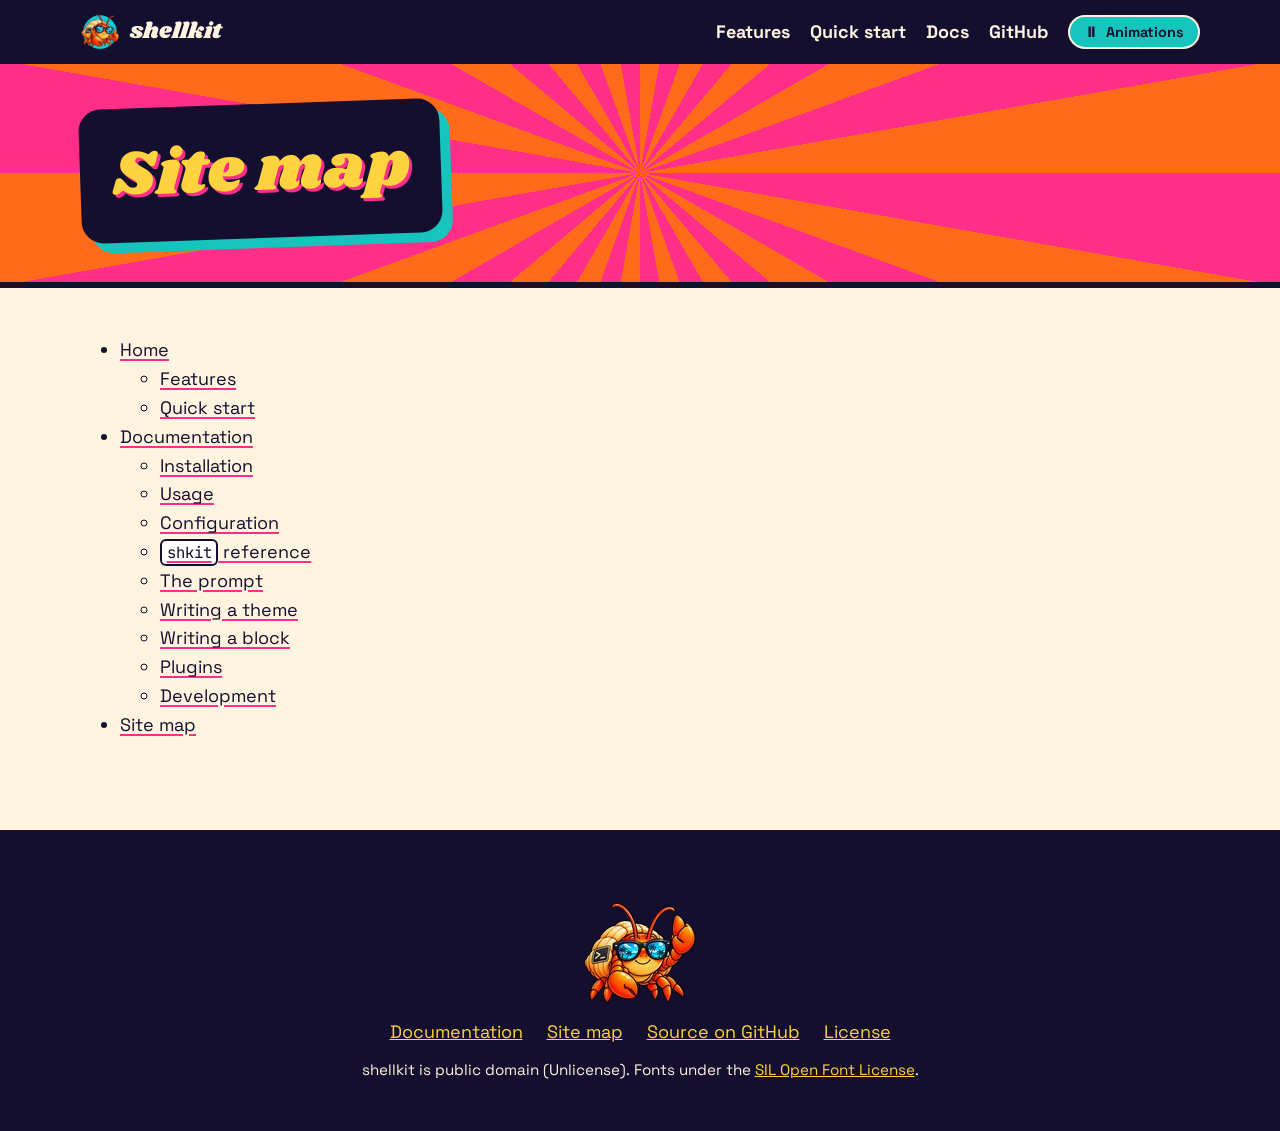
<file: sitemap.html>
<!doctype html>
<html lang="en" class="" data-motion="off">
<head>
<meta charset="utf-8">
<meta name="viewport" content="width=device-width, initial-scale=1">
<title>Site map · shellkit</title>
<meta name="description" content="Every page of the shellkit site.">
<link rel="canonical" href="https://fmatsos.github.io/shellkit/sitemap.html">
<meta name="theme-color" content="#140f2e">
<meta property="og:type" content="website">
<meta property="og:site_name" content="shellkit">
<meta property="og:locale" content="en_US">
<meta property="og:title" content="shellkit site map">
<meta property="og:description" content="Every page of the shellkit site.">
<meta property="og:url" content="https://fmatsos.github.io/shellkit/sitemap.html">
<meta property="og:image" content="https://fmatsos.github.io/shellkit/assets/og.jpg">
<meta property="og:image:type" content="image/jpeg">
<meta property="og:image:width" content="1200">
<meta property="og:image:height" content="630">
<meta property="og:image:alt" content="shellkit: an orange hermit crab in sunglasses, holding a wrench, dancing on a beach at sunset">
<meta name="twitter:card" content="summary_large_image">
<link rel="icon" href="./assets/favicon.png" type="image/png">
<link rel="apple-touch-icon" href="./assets/apple-touch-icon.png">
<link rel="preload" href="./assets/fonts/shrikhand.woff2" as="font" type="font/woff2" crossorigin>
<link rel="preload" href="./assets/fonts/space-grotesk.woff2" as="font" type="font/woff2" crossorigin>

<style>
/* shellkit site: one stylesheet for the landing page and the docs, inlined by build.py.
   ./ is replaced by the page's path to the site root. Every animation runs only
   under html[data-motion="on"] (set by the head script, toggled by #motion). */
/* optional, not swap: a font that arrives late is skipped for this view instead of reflowing the page (CLS) */
@font-face { font-family: "Shrikhand"; src: url(./assets/fonts/shrikhand.woff2) format("woff2"); font-display: optional; }
@font-face { font-family: "Space Grotesk"; src: url(./assets/fonts/space-grotesk.woff2) format("woff2"); font-weight: 300 700; font-display: optional; }
@font-face { font-family: "JetBrains Mono"; src: url(./assets/fonts/jetbrains-mono.woff2) format("woff2"); font-display: optional; }

:root {
  --orange: #ff6b1a; --magenta: #ff2e88; --teal: #14c4bd; --yellow: #ffd23f;
  --navy: #1d1541; --ink: #140f2e; --cream: #fff4e0; --purple: #7b3fe4; --paper: #fff;
  --radius: 22px; --shadow: 6px 6px 0 var(--ink);
  color-scheme: light;
}
* { box-sizing: border-box; }
html { scroll-behavior: smooth; scroll-padding-top: 88px; }
body {
  margin: 0; background: var(--cream); color: var(--ink);
  font: 1.125rem/1.6 "Space Grotesk", system-ui, sans-serif; overflow-x: hidden;
}
img { max-width: 100%; height: auto; display: block; }
a { color: inherit; }
code, pre, kbd { font-family: "JetBrains Mono", ui-monospace, monospace; }
h1, h2, h3 { line-height: 1.1; margin: 0 0 .5em; }
h1, h2 { font-family: "Shrikhand", cursive; font-weight: 400; }
h2 { font-size: clamp(2rem, 6vw, 3.4rem); }
h3 { font-size: 1.35rem; }
:where(ul.plain, ol.plain) { list-style: none; margin: 0; padding: 0; }
.wrap { width: min(1120px, 100% - 32px); margin-inline: auto; }
.sr-only { position: absolute; width: 1px; height: 1px; margin: -1px; padding: 0; overflow: hidden; clip-path: inset(50%); white-space: nowrap; border: 0; }
:focus-visible { outline: 3px solid var(--ink); outline-offset: 3px; box-shadow: 0 0 0 3px var(--cream); border-radius: 6px; }

/* ---------- header ---------- */
.skip { position: absolute; left: 16px; top: -100px; z-index: 30; background: var(--yellow); color: var(--ink); padding: 10px 18px; border: 3px solid var(--ink); border-radius: 999px; font-weight: 700; }
.skip:focus { top: 12px; }
.top { position: sticky; top: 0; z-index: 20; background: var(--ink); color: var(--cream); }
.top .wrap { display: flex; flex-wrap: wrap; align-items: center; gap: 8px 20px; min-height: 64px; padding: 8px 0; }
.brand { display: flex; align-items: center; gap: 10px; font-family: "Shrikhand", cursive; font-size: 1.4rem; text-decoration: none; margin-right: auto; }
.brand img { width: 40px; height: 40px; }
.top nav ul { display: flex; flex-wrap: wrap; gap: 4px 20px; }
.top nav a { text-decoration: none; font-weight: 700; padding: 6px 0; display: inline-block; }
.top nav a:hover, .top nav a[aria-current] { color: var(--yellow); text-decoration: underline; text-underline-offset: 6px; text-decoration-thickness: 3px; }
#motion {
  font: 700 .9rem "Space Grotesk", sans-serif; color: var(--ink); background: var(--teal); cursor: pointer;
  border: 2px solid var(--cream); border-radius: 999px; padding: 6px 14px; display: inline-flex; gap: 8px; align-items: center;
}
#motion[aria-pressed="false"] { background: var(--cream); }
#motion .on, #motion[aria-pressed="false"] .off { display: none; }
#motion[aria-pressed="false"] .on { display: inline; }
@media (max-width: 700px) { .top nav li.wide { display: none; } }

/* ---------- buttons, chips ---------- */
.btn {
  display: inline-block; padding: 12px 24px; border: 3px solid var(--ink); border-radius: 999px;
  background: var(--yellow); color: var(--ink); font-weight: 700; text-decoration: none; box-shadow: 4px 4px 0 var(--cream);
}
.btn.alt { background: var(--teal); }
.badges { display: flex; flex-wrap: wrap; gap: 10px; margin-top: 22px; font-size: .9rem; font-weight: 700; }
.badges li { border: 2px solid var(--teal); color: var(--cream); padding: 2px 12px; border-radius: 999px; }

/* ---------- hero (landing) and band (docs) ---------- */
.hero, .band { position: relative; overflow: hidden; isolation: isolate; border-bottom: 6px solid var(--ink); background: var(--orange); }
.hero::before, .band::before {
  content: ""; position: absolute; z-index: -1; inset: -60%;
  background: repeating-conic-gradient(from 0deg at 50% 50%, var(--orange) 0 10deg, var(--magenta) 10deg 20deg);
}
.hero .wrap { display: grid; grid-template-columns: 1fr 1.1fr; gap: 40px; align-items: center; padding: 56px 0 120px; }
.sticker {
  background: var(--ink); color: var(--cream); border-radius: var(--radius); padding: 32px;
  box-shadow: 10px 10px 0 var(--teal); transform: rotate(-2deg);
}
.sticker h1 { font-size: clamp(3.2rem, 10vw, 6.4rem); color: var(--yellow); text-shadow: 4px 4px 0 var(--magenta); margin-bottom: .25em; }
.sticker .tag { font-size: clamp(1.1rem, 2.4vw, 1.35rem); font-weight: 600; margin: 0; }
.cta { display: flex; flex-wrap: wrap; gap: 14px; margin-top: 26px; }
.art { border: 6px solid var(--ink); border-radius: var(--radius); box-shadow: 10px 10px 0 var(--ink); background: var(--yellow); transform: rotate(2deg); }
.art img { border-radius: calc(var(--radius) - 6px); }
.walker { position: absolute; left: 0; bottom: 6px; width: 96px; height: 96px; overflow: hidden; display: none; pointer-events: none; }
.walker img { width: 600%; max-width: none; height: 100%; }
@media (max-width: 860px) {
  .hero .wrap { grid-template-columns: 1fr; padding: 32px 0 116px; }
  .art { order: -1; transform: rotate(-1deg); }
  .sticker { transform: none; padding: 24px; }
}
.band .wrap { padding: 40px 0 44px; }
.band .sticker { display: inline-block; max-width: 100%; }
.band h1 { font-size: clamp(2.2rem, 7vw, 4rem); color: var(--yellow); text-shadow: 3px 3px 0 var(--magenta); margin: 0; overflow-wrap: anywhere; }
.band h1 code { font-family: inherit; }
.kicker { margin: 0 0 8px; font-weight: 700; }
.kicker a { color: var(--teal); }

/* ---------- landing: one full-viewport section per screen ---------- */
/* --hh: the sticky header's height, measured by site.js (it wraps on small screens) */
html.landing { scroll-padding-top: var(--hh, 64px); scroll-snap-type: y proximity; }
html.landing.snap { scroll-snap-type: y mandatory; }   /* only when every section fits the viewport */
html.landing.dragging { scroll-snap-type: none; scroll-behavior: auto; }
.sec { position: relative; min-height: calc(100svh - var(--hh, 64px)); display: flex; align-items: center; padding: 56px 0; scroll-snap-align: start; overflow: hidden; }
.sec > .wrap { position: relative; }
.landing .foot { scroll-snap-align: end; }
.hero.sec { padding: 32px 0 112px; }
.hero .wrap { padding: 0; }
.lead { font-size: 1.2rem; max-width: 60ch; }
.center { text-align: center; }
.center .lead { margin-inline: auto; }

.term-wrap { position: relative; margin: 36px auto 0; max-width: 1000px; text-align: left; }
.term { border: 5px solid var(--ink); border-radius: 16px; box-shadow: 10px 10px 0 var(--magenta); overflow: hidden; background: #1e2127; color: #abb2bf; }
.term-bar { display: flex; align-items: center; gap: 8px; padding: 10px 14px; background: #282c34; font: .85rem "JetBrains Mono", monospace; }
.term-bar i { width: 13px; height: 13px; border-radius: 50%; background: #ff5f57; }
.term-bar i:nth-child(2) { background: #febc2e; }
.term-bar i:nth-child(3) { background: #28c840; }
.term-bar span { flex: 1; text-align: center; margin-right: 60px; }
.term-body { padding: 18px 22px; font: clamp(.78rem, 1.6vw, 1.05rem)/1.8 "JetBrains Mono", monospace; }
.term-body p { margin: 0; display: flex; flex-wrap: wrap; white-space: pre-wrap; }
.t-dir, .t-add { color: #98c379; }
.t-git { color: #56b6c2; }
.t-dirty, .t-agent { color: #e5a045; }
.t-del { color: #e06c75; }
.t-q { color: #b39cf5; }
.t-warn { color: #e5c07b; }
.t-mr { position: relative; color: #b39cf5; }
.t-spin { position: absolute; left: 0; display: none; }
.t-right { margin-left: auto; padding-left: 24px; }
.t-cmd { color: #e6e6e6; }
.t-cur { display: inline-block; width: .6em; height: 1.2em; margin-left: 2px; vertical-align: -.2em; background: #9aa0aa; }

.stats { display: grid; grid-template-columns: repeat(3, 1fr); gap: 20px; margin-top: 40px; }
.stats li { background: var(--teal); border: 4px solid var(--ink); border-radius: var(--radius); box-shadow: var(--shadow); padding: 16px; text-align: center; }
.stats li:nth-child(2) { background: var(--yellow); rotate: -2deg; }
.stats li:nth-child(3) { background: var(--orange); }
.stats b { display: block; font-family: "Shrikhand", cursive; font-weight: 400; font-size: clamp(1.8rem, 4vw, 2.5rem); line-height: 1.2; }
@media (max-width: 640px) { .stats { grid-template-columns: 1fr; gap: 12px; } .stats li { padding: 8px; } .stats li:nth-child(2) { rotate: none; } }

.features { background: var(--navy); color: var(--cream); }
.features h2 { color: var(--yellow); }
.cards { position: relative; margin-top: 110px; }  /* room for the crab standing on the cards */
.grid { display: grid; grid-template-columns: repeat(4, 1fr); gap: 24px; }
.card { background: var(--cream); color: var(--ink); border: 4px solid var(--ink); border-radius: var(--radius); box-shadow: 8px 8px 0 var(--c, var(--teal)); overflow: hidden; }
.card img { width: 100%; aspect-ratio: 4 / 3; object-fit: cover; border-bottom: 4px solid var(--ink); }
.card div { padding: 14px 18px 18px; }
.card h3 { font-size: 1.2rem; margin-bottom: .3em; }
.card p { margin: 0; font-size: 1rem; }
.card:nth-child(2) { --c: var(--magenta); }
.card:nth-child(3) { --c: var(--yellow); }
.card:nth-child(4) { --c: var(--orange); }
.walker.on-cards { top: 0; bottom: auto; animation: none; transform-origin: 50% 100%; }  /* placed and moved by site.js */
@media (max-width: 1000px) { .grid { grid-template-columns: repeat(2, 1fr); } }
@media (max-width: 640px) { .cards { margin-top: 84px; } .walker.on-cards { width: 76px; height: 76px; } }
@media (max-width: 640px) {  /* a sideways carousel: the four cards don't fit one screen */
  .grid { display: flex; overflow-x: auto; scroll-snap-type: x mandatory; gap: 16px; padding: 4px 4px 16px; }
  .card { flex: 0 0 min(82%, 340px); scroll-snap-align: center; }
}

.more-sec { background: var(--navy); color: var(--cream); border-top: 6px dashed var(--teal); }
.more-sec h2 { color: var(--yellow); }
.more { display: grid; grid-template-columns: repeat(3, 1fr); gap: 18px; margin-top: 36px; }
.more li { position: relative; border: 3px dashed var(--teal); border-radius: 16px; padding: 16px 18px 16px 52px; }
.more li::before { content: "✓"; position: absolute; left: 14px; top: 14px; width: 26px; height: 26px; border-radius: 50%; background: var(--teal); color: var(--ink); font-weight: 700; display: grid; place-items: center; }
.more b { color: var(--yellow); }
@media (max-width: 1000px) { .more { grid-template-columns: repeat(2, 1fr); } }
@media (max-width: 640px) { .more { grid-template-columns: 1fr; gap: 10px; } .more li { padding: 10px 12px 10px 46px; font-size: 1rem; } .more li::before { top: 10px; } }

.start { background: var(--yellow); }
.steps { display: grid; grid-template-columns: 1fr 1.45fr; gap: 20px 32px; margin-top: 24px; counter-reset: step; }
.steps > li { display: grid; grid-template-columns: 52px 1fr; gap: 14px; align-items: start; counter-increment: step; }
.steps > li:nth-child(2) { grid-column: 2; grid-row: 1 / span 2; }
.steps > li::before {
  content: counter(step); width: 52px; height: 52px; border-radius: 50%; background: var(--magenta); color: var(--ink);
  border: 4px solid var(--ink); display: grid; place-items: center; font-family: "Shrikhand", cursive; font-size: 1.5rem; box-shadow: 4px 4px 0 var(--ink);
}
.steps h3 { margin: 4px 0 2px; }
.steps p { margin: 0; font-size: 1rem; }
.start pre { font-size: .84rem; line-height: 1.6; padding: 14px 16px; }
.needs { margin: 24px 0 0; font-size: 1rem; }
@media (max-width: 900px) { .steps { grid-template-columns: 1fr; } .steps > li:nth-child(2) { grid-column: auto; grid-row: auto; } }
@media (max-width: 560px) { .steps > li { grid-template-columns: 1fr; gap: 6px; } .steps > li::before { width: 44px; height: 44px; font-size: 1.2rem; } }
.code { position: relative; }
.code pre { padding-top: 46px; }  /* the copy button sits above the text, which keeps the full width */
.copy {
  position: absolute; top: 12px; right: 10px; font: 700 .85rem "Space Grotesk", sans-serif; cursor: pointer;
  background: var(--teal); border: 2px solid var(--cream); color: var(--ink); border-radius: 999px; padding: 4px 14px; min-height: 32px;
}

.sec .docs-grid { grid-template-columns: repeat(3, 1fr); }
@media (max-width: 900px) { .sec .docs-grid { grid-template-columns: repeat(2, 1fr); } }
@media (max-width: 480px) { .sec .docs-grid { gap: 10px; } .sec .docs-grid a { padding: 10px 12px; } .sec .docs-grid span { display: none; } }  /* titles only: each page has its summary */

/* the crab buddies: one per section, decorative, only with animations on */
.buddy { position: absolute; z-index: 2; width: 128px; height: 128px; overflow: hidden; display: none; pointer-events: none; }
.buddy img { width: 600%; max-width: none; height: 100%; }
.b-point { left: -34px; top: -118px; }
.b-dance { right: 0; top: -40px; }
.b-type { right: 0; top: -24px; }
.b-read { right: 0; top: -44px; }
@media (max-width: 640px) { .buddy { width: 88px; height: 88px; } .b-point { left: -8px; top: -84px; } .b-dance, .b-type, .b-read { top: -30px; } }

/* the scroll rail: section links, and the crab as a draggable thumb */
.rail { position: fixed; z-index: 15; right: 14px; top: calc(50% + var(--hh, 64px) / 2); translate: 0 -50%; width: 40px; height: min(60vh, 420px); }
.rail::before { content: ""; position: absolute; left: 50%; top: 12px; bottom: 12px; width: 6px; translate: -50% 0; border-radius: 3px; background: var(--ink); box-shadow: 0 0 0 2px var(--cream); }
.rail ol { position: relative; height: 100%; display: flex; flex-direction: column; justify-content: space-between; align-items: center; }
.rail a { position: relative; display: grid; place-items: center; width: 28px; height: 28px; border-radius: 50%; }
.rail a::before { content: ""; width: 14px; height: 14px; border-radius: 50%; background: var(--cream); border: 3px solid var(--ink); }
.rail a[aria-current]::before { background: var(--yellow); scale: 1.3; }
.rail a span { position: absolute; right: 40px; white-space: nowrap; background: var(--ink); color: var(--cream); font-weight: 700; font-size: .9rem; padding: 4px 12px; border-radius: 999px; box-shadow: 3px 3px 0 var(--magenta); opacity: 0; pointer-events: none; }
.rail a:hover span, .rail a:focus-visible span { opacity: 1; }
.rail.quiet a span { opacity: 0 !important; }
.rail-thumb { position: absolute; left: 50%; top: 0; width: 40px; height: 40px; margin-left: -20px; cursor: grab; touch-action: none; }
.rail-thumb:active { cursor: grabbing; }
.rail-thumb img { width: 40px; height: 40px; filter: drop-shadow(2px 2px 0 var(--ink)); }
@media (min-width: 701px) { html.landing { scrollbar-width: none; } html.landing::-webkit-scrollbar { display: none; } }
@media (max-width: 700px) { .rail { display: none; } }

table { width: 100%; border-collapse: collapse; background: var(--paper); font-size: .95rem; }
th, td { padding: 10px 14px; text-align: left; border-bottom: 2px solid #eadfcb; vertical-align: top; }
thead th, th[scope="col"] { background: var(--purple); color: var(--cream); }
caption { text-align: left; font-weight: 700; padding: 0 0 8px; }
.table { margin: 24px 0; overflow-x: auto; border: 4px solid var(--ink); border-radius: 16px; box-shadow: var(--shadow); background: var(--paper); }

.docs-grid { display: grid; grid-template-columns: repeat(auto-fit, minmax(min(230px, 100%), 1fr)); gap: 16px; margin-top: 32px; }
.docs-grid a {
  display: block; height: 100%; text-decoration: none; padding: 18px 20px; border: 3px solid var(--ink); border-radius: 18px;
  background: var(--paper); box-shadow: 5px 5px 0 var(--ink);
}
.docs-grid a:hover { background: var(--teal); }
.docs-grid b { display: block; font-size: 1.1rem; }
.docs-grid span { font-size: .95rem; }

/* ---------- docs ---------- */
.doc { display: grid; grid-template-columns: 250px minmax(0, 1fr); gap: 48px; padding: 48px 0 72px; }
.toc ul { position: sticky; top: 88px; display: grid; gap: 6px; }
.toc a { display: block; text-decoration: none; font-weight: 600; padding: 8px 14px; border: 3px solid transparent; border-radius: 14px; }
.toc a:hover { border-color: var(--ink); background: var(--paper); }
.toc a[aria-current="page"] { background: var(--ink); color: var(--yellow); box-shadow: 4px 4px 0 var(--magenta); }
@media (max-width: 900px) {
  .doc { grid-template-columns: minmax(0, 1fr); gap: 24px; }
  .toc ul { position: static; display: flex; flex-wrap: wrap; }
  .toc a { border-color: var(--ink); background: var(--paper); padding: 4px 12px; }
}
.prose { max-width: 78ch; }
.prose > :first-child { margin-top: 0; }
.prose h2 { font-size: clamp(1.8rem, 5vw, 2.5rem); margin-top: 1.6em; }
.prose h2::after { content: ""; display: block; width: 96px; height: 6px; margin-top: 10px; border-radius: 3px; background: repeating-linear-gradient(90deg, var(--magenta) 0 16px, var(--orange) 16px 32px, var(--teal) 32px 48px); }
.prose h3 { margin-top: 1.6em; }
.prose a { text-decoration-color: var(--magenta); text-decoration-thickness: 2px; text-underline-offset: 3px; }
.prose a:hover { background: var(--yellow); }
.prose :not(pre) > code { background: var(--paper); border: 2px solid var(--ink); border-radius: 6px; padding: .05em .3em; font-size: .86em; overflow-wrap: anywhere; }
.prose h3 code { font-size: .9em; }
pre {
  margin: 12px 0 0; padding: 18px 20px; background: var(--ink); color: #eee8ff; border-radius: 16px;
  box-shadow: 6px 6px 0 var(--orange); font-size: .9rem; line-height: 1.7; white-space: pre-wrap; overflow-wrap: anywhere;
}
.prose pre { margin: 20px 0; }
pre .c, .pl-c { color: #b3aad9; }
pre .p { color: var(--teal); }
.pl-s, .pl-pds { color: var(--yellow); }
.pl-k { color: #ff9ccd; }
.pl-c1, .pl-v { color: #6ff0e8; }
.pl-en { color: #ffb487; }
.pl-ent { color: #a6f0a6; }
kbd { background: var(--paper); border: 2px solid var(--ink); border-bottom-width: 4px; border-radius: 8px; padding: 0 .4em; font-size: .85em; }
.prose blockquote { margin: 20px 0; padding: 4px 20px; border-left: 6px solid var(--magenta); background: var(--paper); border-radius: 0 14px 14px 0; }
.markdown-alert { margin: 24px 0; padding: 14px 20px; background: var(--paper); border: 4px solid var(--ink); border-radius: 16px; box-shadow: 6px 6px 0 var(--a, var(--teal)); }
.markdown-alert > :last-child { margin-bottom: 0; }
.markdown-alert-title { display: flex; align-items: center; gap: 8px; font-weight: 700; margin: 0 0 6px; }
.markdown-alert svg { fill: currentColor; }
.markdown-alert-tip { --a: var(--yellow); }
.markdown-alert-warning, .markdown-alert-caution, .markdown-alert-important { --a: var(--magenta); }
.prose img { border: 5px solid var(--ink); border-radius: 16px; box-shadow: 8px 8px 0 var(--magenta); margin: 12px 0; }
.pager { display: flex; flex-wrap: wrap; justify-content: space-between; gap: 16px; margin-top: 56px; }
.pager a { flex: 1 1 240px; text-decoration: none; padding: 16px 20px; border: 3px solid var(--ink); border-radius: 18px; background: var(--paper); box-shadow: 5px 5px 0 var(--ink); }
.pager a:hover { background: var(--teal); }
.pager .next { text-align: right; }
.pager small { display: block; font-weight: 700; }

/* ---------- footer ---------- */
.foot { background: var(--ink); color: var(--cream); padding: 48px 0; text-align: center; }
.dancer { width: 128px; height: 128px; margin: 0 auto 12px; overflow: hidden; }
.foot ul { display: flex; flex-wrap: wrap; justify-content: center; gap: 8px 24px; margin: 12px 0; }
.foot a { color: var(--yellow); }
.foot p { margin: 8px 0 0; font-size: .95rem; }

/* ---------- fun: every loop and every "not shown yet" state needs [data-motion="on"] ---------- */
@keyframes spin { to { transform: rotate(1turn); } }
@keyframes bob { 50% { translate: 0 -10px; } }
@keyframes frames { to { transform: translateX(-100%); } }
@keyframes walk {
  0% { transform: translateX(-110px); } 49.9% { transform: translateX(calc(100vw + 10px)) scaleX(1); }
  50% { transform: translateX(calc(100vw + 10px)) scaleX(-1); } 100% { transform: translateX(-110px) scaleX(-1); }
}
@keyframes wiggle { 25% { rotate: -2deg; } 75% { rotate: 2deg; } }
@keyframes boing { 30% { scale: 1.12 .9; } 60% { scale: .95 1.08; } }
@keyframes pop { to { transform: translate(var(--dx), var(--dy)) rotate(var(--r)); opacity: 0; } }
@keyframes sway { 0%, 100% { transform: translateY(0) rotate(-5deg); } 25%, 75% { transform: translateY(-10px) rotate(0deg); } 50% { transform: translateY(0) rotate(5deg); } }
@keyframes seg { from { opacity: 0; transform: translateY(8px); } }
@keyframes spinner { 0%, 48% { opacity: 0; } 49%, 99% { opacity: 1; } 100% { opacity: 0; } }
@keyframes type { from { width: 0; } }
@keyframes blink { 50% { opacity: 0; } }
@keyframes tick { from { scale: 0; rotate: -120deg; } }
@keyframes buddyin { from { opacity: 0; transform: translateY(48px) scale(.5); } }

[data-motion="on"] .hero::before, [data-motion="on"] .band::before { animation: spin 90s linear infinite; }
[data-motion="on"] .art { animation: bob 5s ease-in-out infinite; transition: transform .2s; transform: rotate(2deg) perspective(900px) rotateX(var(--ty, 0deg)) rotateY(var(--tx, 0deg)); }
[data-motion="on"] .walker { display: block; animation: walk 26s linear infinite; }
[data-motion="on"] .walker.on-cards { animation: none; }
[data-motion="on"] .walker img { animation: frames .7s steps(6) infinite; }
[data-motion="on"] .buddy { display: block; }
[data-motion="on"] .buddy img { animation: frames 1.3s steps(6) infinite; }
[data-motion="on"] .b-dance img { animation-duration: 2.2s; }   /* slow steps under a smooth sway read as fluid */
[data-motion="on"] .dancer { animation: sway 3.2s ease-in-out infinite; }
[data-motion="on"] .dancer img { animation: frames 1.8s steps(6) infinite; }
[data-motion="on"] .t-cur { animation: blink 1.1s steps(1) infinite; }
[data-motion="on"] .docs-grid a:hover, [data-motion="on"] .pager a:hover { animation: wiggle .4s ease-in-out; }
[data-motion="on"] .btn:hover, [data-motion="on"] .copy:hover, [data-motion="on"] .stats li:hover, [data-motion="on"] .brand:hover img { animation: boing .5s ease-in-out; }

/* a section plays its entrance each time it becomes the current one (site.js adds .active); under 5 s */
[data-motion="on"].ready .enter { transition: opacity .6s, transform .7s cubic-bezier(.3, 1.5, .5, 1); transition-delay: calc(var(--d, 0) * 110ms); }
[data-motion="on"].ready .sec:not(.active) .enter { opacity: 0; transform: translateY(40px) scale(.95); transition-delay: 0s; }
[data-motion="on"].ready .sec:not(.active) :is(.buddy, .seg, .ln) { opacity: 0; }
[data-motion="on"].ready .sec:not(.active) .more li::before { opacity: 0; }
[data-motion="on"].ready .sec.active .buddy { animation: buddyin .7s cubic-bezier(.3, 1.5, .5, 1) .4s both; }
[data-motion="on"].ready .sec.active .b-dance { transform-origin: 50% 100%; animation: buddyin 1s cubic-bezier(.22, 1.2, .36, 1) .5s both, dance 3.6s ease-in-out 1.5s infinite; }
@keyframes dance { 25% { rotate: -4deg; translate: -3px -6px; } 50% { rotate: 0deg; translate: 0 0; } 75% { rotate: 4deg; translate: 3px -6px; } }
[data-motion="on"].ready .more-sec .enter { transition: opacity .9s ease-out, transform 1.1s cubic-bezier(.22, 1, .36, 1); transition-delay: calc(var(--d, 0) * 160ms); }
[data-motion="on"].ready .sec.active .more li::before { animation: tick .7s cubic-bezier(.3, 1.3, .5, 1) calc(var(--d, 0) * 160ms + .7s) both; }
[data-motion="on"].ready .sec.active .seg { animation: seg .35s calc(var(--t) * 1s + .5s) both; }
[data-motion="on"].ready .sec.active .t-spin { display: inline-block; animation: spinner 2.8s linear both, spin .8s linear infinite; }
[data-motion="on"].ready .sec.active .t-cmd { display: inline-block; width: 8ch; overflow: hidden; white-space: nowrap; vertical-align: bottom; animation: type .8s steps(8) 3.1s both; }
[data-motion="on"].ready .sec.active .more li::before { animation: tick .45s cubic-bezier(.3, 1.6, .5, 1) calc(var(--d, 0) * 110ms + .5s) both; }
[data-motion="on"].ready .sec.active .ln { animation: seg .3s calc(var(--i) * .22s + var(--d, 0) * .3s + .5s) both; }
.confetti { position: fixed; z-index: 40; width: 10px; height: 10px; border-radius: 3px; pointer-events: none; animation: pop .9s cubic-bezier(.2, .7, .4, 1) forwards; }
.dancer img { max-width: none; width: 768px; height: 128px; }
main:focus { outline: none; box-shadow: none; }
.doc.one { grid-template-columns: minmax(0, 1fr); }
.table code { overflow-wrap: normal; white-space: nowrap; }
html[data-motion="off"] { scroll-behavior: auto; }
.toc code, .pager code, .docs-grid code { font-family: inherit; }

/* the transition between sections: a full-screen veil, shaped by site.js, dressed by its kind */
.veil { display: none; position: fixed; inset: 0; z-index: 60; place-items: center; pointer-events: none; background: var(--navy); }
.veil.on { display: grid; }
.veil-line { font: 400 clamp(2.2rem, 1.4rem + 4vw, 4.4rem) "Shrikhand", cursive; color: var(--yellow); text-shadow: 2px 2px 0 var(--ink), -2px -2px 0 var(--ink), 2px -2px 0 var(--ink), -2px 2px 0 var(--ink), 0 2px 0 var(--ink), 0 -2px 0 var(--ink), 6px 6px 0 var(--ink); padding: 0 16px; text-align: center; }
.veil[data-kind="wave"] { background: linear-gradient(180deg, #fff4e0 0 2%, var(--teal) 6%, #0e8f8a 100%); }
.veil[data-kind="segments"] { background: linear-gradient(115deg, var(--orange) 0 25%, var(--magenta) 25% 50%, var(--purple) 50% 75%, var(--teal) 75%); }
.veil[data-kind="sunburst"] { background: repeating-conic-gradient(from 0deg at 50% 50%, var(--yellow) 0 10deg, var(--orange) 10deg 20deg); }
.veil[data-kind="sunburst"] .veil-line { color: var(--cream); }
.veil[data-kind="dots"] { background: radial-gradient(var(--cream) 22%, transparent 24%) 0 0 / 36px 36px, var(--magenta); }
.veil[data-kind="dots"] .veil-line { color: var(--yellow); }
.veil[data-kind="shell"] { background: repeating-linear-gradient(45deg, var(--orange) 0 18px, #ff8a40 18px 36px); }
.veil[data-kind="shell"] .veil-line { color: var(--cream); }
.veil[data-kind="book"] { background: var(--purple); box-shadow: inset 0 0 0 10px var(--ink), inset 0 0 0 14px var(--yellow); }

</style>
<script>
/* animations: on unless the visitor turned them off here, or asks for reduced motion */
try { var m = localStorage.getItem("shkit-motion"); } catch (e) {}
document.documentElement.dataset.motion = m || (matchMedia("(prefers-reduced-motion: reduce)").matches ? "off" : "on");
</script>
</head>
<body>
<a class="skip" href="#main">Skip to content</a>
<header class="top">
  <div class="wrap">
    <a class="brand" href="./"><img src="./assets/mascot-96.webp" alt="" width="96" height="96">shellkit</a>
    <nav aria-label="Main">
      <ul class="plain">
        <li class="wide"><a href="./#features">Features</a></li>
        <li class="wide"><a href="./#start">Quick start</a></li>
        <li><a href="./docs/">Docs</a></li>
        <li><a href="https://github.com/fmatsos/shellkit">GitHub</a></li>
      </ul>
    </nav>
    <button id="motion" type="button" aria-pressed="true" hidden><span aria-hidden="true" class="off">⏸</span><span aria-hidden="true" class="on">▶</span>Animations</button>
  </div>
</header>
<main id="main" tabindex="-1">
<div class="band"><div class="wrap"><div class="sticker"><h1>Site map</h1></div></div></div>
<div class="wrap doc one"><div class="prose"><ul>
<li><a href="./">Home</a><ul><li><a href="./#features">Features</a></li><li><a href="./#start">Quick start</a></li></ul></li>
<li><a href="docs/">Documentation</a><ul>
<li><a href="docs/installation.html">Installation</a></li>
<li><a href="docs/usage.html">Usage</a></li>
<li><a href="docs/configuration.html">Configuration</a></li>
<li><a href="docs/shkit.html"><code>shkit</code> reference</a></li>
<li><a href="docs/prompt.html">The prompt</a></li>
<li><a href="docs/themes.html">Writing a theme</a></li>
<li><a href="docs/blocks.html">Writing a block</a></li>
<li><a href="docs/plugins.html">Plugins</a></li>
<li><a href="docs/development.html">Development</a></li>
</ul></li>
<li><a href="sitemap.html" aria-current="page">Site map</a></li>
</ul></div></div>
</main>
<footer class="foot">
  <div class="wrap">
    <div class="dancer" aria-hidden="true"><img src="[data-uri]" data-src="./assets/crab-dance.webp" alt="" width="768" height="128"></div>
    <nav aria-label="Footer">
      <ul class="plain">
        <li><a href="./docs/">Documentation</a></li>
        <li><a href="./sitemap.html" aria-current="page">Site map</a></li>
        <li><a href="https://github.com/fmatsos/shellkit">Source on GitHub</a></li>
        <li><a href="https://github.com/fmatsos/shellkit/blob/main/LICENSE">License</a></li>
      </ul>
    </nav>
    <p>shellkit is public domain (Unlicense). Fonts under the <a href="./assets/fonts/LICENSE.txt">SIL Open Font License</a>.</p>
  </div>
</footer>
<p class="sr-only" role="status" id="status"></p>
<script>
/* shellkit site: the animations switch, copy buttons, hero tilt; on the landing page the
   full-screen sections, their entrances and the scroll rail. */
(() => {
  const html = document.documentElement, btn = document.getElementById("motion"), status = document.getElementById("status");
  const on = () => html.dataset.motion === "on";

  // decorative sprites: loaded after the page, and only while animations are on
  let loaded = false;
  const sprites = () => {
    if (loaded || !on() || document.readyState !== "complete") return;
    loaded = true;
    document.querySelectorAll("img[data-src]").forEach(i => { i.src = i.dataset.src; });
  };
  addEventListener("load", sprites);

  // RGAA 13.8: every looping animation can be stopped, and the choice sticks
  btn.hidden = false;
  btn.setAttribute("aria-pressed", String(on()));
  btn.addEventListener("click", () => {
    html.dataset.motion = on() ? "off" : "on";
    btn.setAttribute("aria-pressed", String(on()));
    try { localStorage.setItem("shkit-motion", html.dataset.motion); } catch (e) {}
    sprites();
  });

  // copy buttons: the commands without prompts or comments, a status message, confetti
  const colors = ["#ff6b1a", "#ff2e88", "#14c4bd", "#ffd23f", "#7b3fe4"];
  const confetti = (x, y) => {
    for (let i = 0; i < 24; i++) {
      const c = document.createElement("span"), a = Math.random() * 2 * Math.PI, d = 60 + Math.random() * 90;
      c.className = "confetti";
      c.style.cssText = `left:${x}px;top:${y}px;background:${colors[i % colors.length]};--dx:${Math.cos(a) * d}px;--dy:${Math.sin(a) * d}px;--r:${Math.random() * 720}deg`;
      c.addEventListener("animationend", () => c.remove());
      document.body.append(c);
    }
  };
  document.querySelectorAll(".copy").forEach(b => b.addEventListener("click", () => {
    const text = b.previousElementSibling.innerText.split("\n")
      .map(l => l.replace(/^\$ /, "").replace(/\s+# .*$/, "")).join("\n").trim();
    navigator.clipboard.writeText(text).then(() => {
      status.textContent = "Commands copied to the clipboard.";
      if (on()) { const r = b.getBoundingClientRect(); confetti(r.left + r.width / 2, r.top + r.height / 2); }
    }, () => { status.textContent = "Copy failed: select the commands and copy them by hand."; });
    setTimeout(() => { status.textContent = ""; }, 4000);
  }));

  // hero art follows the pointer a little
  const art = document.querySelector(".art");
  if (art && matchMedia("(hover: hover)").matches) {
    art.parentElement.addEventListener("pointermove", e => {
      const r = art.getBoundingClientRect();
      art.style.setProperty("--tx", ((e.clientX - r.left) / r.width - .5) * 10 + "deg");
      art.style.setProperty("--ty", ((e.clientY - r.top) / r.height - .5) * -10 + "deg");
    });
    art.parentElement.addEventListener("pointerleave", () => { art.style.removeProperty("--tx"); art.style.removeProperty("--ty"); });
  }

  if (!html.classList.contains("landing")) return;

  // ---- landing: sections, one screen each ----
  const secs = [...document.querySelectorAll(".sec")], top = document.querySelector(".top");
  const links = [...document.querySelectorAll(".rail a")];
  const max = () => document.documentElement.scrollHeight - innerHeight;

  // the typed lines of the quick start: one span per line, shown one after the other
  document.querySelectorAll(".start pre").forEach(pre => {
    pre.innerHTML = pre.innerHTML.split("\n").map((l, i) => `<span class="ln" style="--i:${i}">${l}</span>`).join("\n");
  });

  // mandatory snapping only when every section fits the screen; proximity otherwise (zoom, small screens)
  const fit = () => {
    html.style.setProperty("--hh", top.offsetHeight + "px");
    const room = innerHeight - top.offsetHeight + 1;
    html.classList.toggle("snap", secs.every(s => s.offsetHeight <= room));
  };
  new ResizeObserver(fit).observe(top);
  // the features' crab jumps from card to card, and each card gives under it; positions come
  // from the cards themselves, so it works on 4 columns, 2 x 2 and the phone carousel alike
  const cards = document.querySelector(".cards"), grid = cards.querySelector(".grid"), hopper = cards.querySelector(".walker");
  const features = document.getElementById("features"), all = [...grid.children];
  let at = -1, timer;
  const spot = c => {  // standing on card c, in .cards coordinates
    const r = cards.getBoundingClientRect(), k = c.getBoundingClientRect();
    return [k.left - r.left + (k.width - hopper.offsetWidth) / 2, k.top - r.top - hopper.offsetHeight + 8];
  };
  // position in `translate`, the outermost transform: `scale` then squashes the crab around its feet
  // without scaling its offset, and `transform` only holds the flip, kept after landing
  const pose = ([x, y]) => `${x}px ${y}px`;
  const stand = () => { if (at >= 0) hopper.style.translate = pose(spot(all[at])); };
  const hop = () => {
    clearTimeout(timer);
    if (!on() || cur !== features) return;   // only while it can be seen
    const g = grid.getBoundingClientRect();
    // the cards fully in view, first row only: landing on a lower row would cover the text above it
    const seen = all.filter(c => { const k = c.getBoundingClientRect(); return k.left >= g.left - 2 && k.right <= g.right + 2 && k.top < all[0].getBoundingClientRect().bottom; });
    if (!seen.length) { timer = setTimeout(hop, 800); return; }
    const next = seen.find(c => all.indexOf(c) > at) || seen[0];   // one card in view: it bounces on it
    const from = at >= 0 ? spot(all[at]) : spot(next), to = spot(next);
    const dx = to[0] - from[0], dy = to[1] - from[1], dist = Math.hypot(dx, dy);
    if (Math.abs(dx) > 1) hopper.style.transform = dx < 0 ? "scaleX(-1)" : "";
    // a ballistic arc: x linear in time, y a parabola, sampled finely so nothing reads as a corner
    const height = Math.min(150, 50 + dist * .18), duration = Math.min(1150, 650 + dist * .6), n = 24;
    const frames = Array.from({ length: n + 1 }, (_, i) => {
      const t = i / n;
      return { translate: pose([from[0] + dx * t, from[1] + dy * t - 4 * height * t * (1 - t)]) };
    });
    // anticipation: crouch, stretch on take-off, squash on landing
    const crouch = hopper.animate([{ scale: "1 1" }, { scale: "1.08 .9" }], { duration: 160, easing: "ease-out", fill: "forwards" });
    crouch.onfinish = () => {
      crouch.cancel();
      hopper.animate([{ scale: "1.08 .9" }, { scale: ".94 1.08", offset: .25 }, { scale: "1 1", offset: .6 }, { scale: "1 1" }], { duration, easing: "linear" });
      const jump = hopper.animate(frames, { duration, easing: "linear", fill: "forwards" });
      jump.onfinish = () => {
        at = all.indexOf(next); stand(); jump.cancel();
        hopper.animate([{ scale: "1.1 .88" }, { scale: ".98 1.03", offset: .55 }, { scale: "1 1" }], { duration: 320, easing: "ease-out" });
        next.animate([{ translate: "0 0" }, { translate: "0 8px", scale: "1.01 .97" }, { translate: "0 0" }], { duration: 380, easing: "ease-out" });
        timer = setTimeout(hop, 1300);
      };
    };
  };
  btn.addEventListener("click", hop);
  grid.addEventListener("scroll", stand, { passive: true });
  addEventListener("resize", () => { hopper.getAnimations().forEach(a => a.cancel()); stand(); });
  addEventListener("resize", fit);

  // the section under the middle of the screen is the current one (the last one at the very bottom)
  let cur;
  const current = () => {
    const mid = innerHeight / 2, end = scrollY >= max() - 2;
    const s = end ? secs.at(-1) : secs.find(x => { const r = x.getBoundingClientRect(); return r.top <= mid && r.bottom > mid; });
    if (!s || s === cur) return;
    cur = s;
    secs.forEach(x => x.classList.toggle("active", x === s));
    links.forEach(a => a.getAttribute("href") === "#" + s.id ? a.setAttribute("aria-current", "true") : a.removeAttribute("aria-current"));
    hop();
  };

  // the rail: the crab thumb follows the scroll, and can be dragged; a click on the track jumps there
  const rail = document.querySelector(".rail"), thumb = rail.querySelector(".rail-thumb");
  // between sections, a transition of shellkit's own: it covers the screen, the page jumps under it,
  // then it uncovers the new section; each has its own (a wave, the prompt's segments, a sunburst,
  // polka dots, a crab-shell diamond, a book closing). One wheel step or arrow key is one move:
  // the rest of a tall section first, then the next section. Touch and motion off scroll natively.
  const veil = document.querySelector(".veil"), veilLine = veil.querySelector(".veil-line");
  const shapes = {
    wave: [["ellipse(150% 0% at 50% 100%)", "ellipse(150% 150% at 50% 100%)"], ["ellipse(150% 150% at 50% 0%)", "ellipse(150% 0% at 50% 0%)"]],
    segments: [["inset(0 100% 0 0)", "inset(0 0 0 0)"], ["inset(0 0 0 0)", "inset(0 0 0 100%)"]],
    sunburst: [["circle(0% at 50% 50%)", "circle(75% at 50% 50%)"], ["circle(75% at 50% 50%)", "circle(0% at 50% 50%)"]],
    dots: [["inset(0 0 100% 0)", "inset(0 0 0 0)"], ["inset(0 0 0 0)", "inset(100% 0 0 0)"]],
    shell: [["polygon(50% 50%, 50% 50%, 50% 50%, 50% 50%)", "polygon(50% -60%, 160% 50%, 50% 160%, -60% 50%)"], ["polygon(50% -60%, 160% 50%, 50% 160%, -60% 50%)", "polygon(50% 50%, 50% 50%, 50% 50%, 50% 50%)"]],
    book: [["inset(0 50% 0 50%)", "inset(0 0 0 0)"], ["inset(0 0 0 0)", "inset(0 50% 0 50%)"]],
  };
  const kinds = Object.keys(shapes);
  const label = s => { const a = links.find(l => l.getAttribute("href") === "#" + s.id); return a ? a.textContent.trim() : s.id; };
  const topOf = s => s.getBoundingClientRect().top + scrollY - top.offsetHeight;
  let moving = false, last = 0;
  const travel = s => {
    const y = Math.max(0, Math.round(topOf(s)));
    if (!on()) { scrollTo({ top: y, behavior: "instant" }); return; }
    moving = true;
    const kind = kinds[secs.indexOf(s) % kinds.length], [inn, out] = shapes[kind], ease = "cubic-bezier(.65, 0, .35, 1)";
    veil.dataset.kind = kind;
    veilLine.textContent = label(s);
    veil.classList.add("on");
    // timers drive the steps, the animations only draw them: a hidden tab holds animation events back
    const cover = veil.animate({ clipPath: inn }, { duration: 450, easing: ease, fill: "forwards" });
    setTimeout(() => scrollTo({ top: y, behavior: "instant" }), 450);
    setTimeout(() => {
      const reveal = veil.animate({ clipPath: out }, { duration: 500, easing: ease, fill: "forwards" });
      cover.cancel();
      setTimeout(() => { reveal.cancel(); veil.classList.remove("on"); moving = false; }, 500);
    }, 630);
  };
  const fine = matchMedia("(pointer: fine)");
  addEventListener("wheel", e => {
    if (!on() || !fine.matches || e.ctrlKey || Math.abs(e.deltaX) > Math.abs(e.deltaY)) return;
    e.preventDefault();
    const now = performance.now(), fresh = now - last > 200;   // a trackpad's inertia counts once
    last = now;
    if (!fresh || moving) return;
    step(Math.sign(e.deltaY));
  }, { passive: false });
  // the arrow keys step the same way, except in a form field
  addEventListener("keydown", e => {
    if (!on() || !["ArrowDown", "ArrowUp"].includes(e.key)) return;
    if (e.altKey || e.ctrlKey || e.metaKey || e.shiftKey || e.target.closest("input, textarea, select, [contenteditable]")) return;
    e.preventDefault();
    if (!moving) step(e.key === "ArrowDown" ? 1 : -1);
  });
  function step(dir) {
    const hh = top.offsetHeight, i = secs.indexOf(cur), s = secs[i];
    const r = s.getBoundingClientRect();
    if (dir > 0) {
      if (r.bottom > innerHeight + 2) scrollTo({ top: scrollY + Math.min(r.bottom - innerHeight, (innerHeight - hh) * .8), behavior: "smooth" });
      else if (secs[i + 1]) travel(secs[i + 1]);
    } else {
      if (r.top < hh - 2) scrollTo({ top: scrollY - Math.min(hh - r.top, (innerHeight - hh) * .8), behavior: "smooth" });
      else if (secs[i - 1]) travel(secs[i - 1]);
    }
  }
  document.querySelectorAll("a[href^='#']").forEach(a => {
    const s = secs.find(x => "#" + x.id === a.getAttribute("href"));
    if (s) a.addEventListener("click", e => {
      if (!on() || e.metaKey || e.ctrlKey || e.shiftKey || e.altKey) return;
      e.preventDefault();
      history.pushState(null, "", "#" + s.id);
      if (s !== cur && !moving) travel(s);
    });
  });

  const place = () => { thumb.style.transform = `translateY(${(scrollY / Math.max(1, max())) * (rail.clientHeight - thumb.offsetHeight)}px)`; };
  addEventListener("scroll", () => { current(); requestAnimationFrame(place); }, { passive: true });
  ["load", "hashchange", "resize"].forEach(e => addEventListener(e, () => { current(); place(); }));
  place(); current();
  html.classList.add("ready");
  const toY = e => {
    const r = rail.getBoundingClientRect();
    return Math.min(1, Math.max(0, (e.clientY - r.top - thumb.offsetHeight / 2) / (r.height - thumb.offsetHeight))) * max();
  };
  thumb.addEventListener("pointerdown", e => {
    e.preventDefault(); thumb.setPointerCapture(e.pointerId); html.classList.add("dragging");
    const move = ev => scrollTo({ top: toY(ev), behavior: "instant" });
    const up = () => { html.classList.remove("dragging"); thumb.removeEventListener("pointermove", move); thumb.removeEventListener("pointerup", up); };
    thumb.addEventListener("pointermove", move); thumb.addEventListener("pointerup", up);
  });
  rail.addEventListener("click", e => { if (!e.target.closest("a") && !e.target.closest(".rail-thumb")) scrollTo({ top: toY(e) }); });
  // WCAG 1.4.13: Escape hides the labels shown on hover / focus
  addEventListener("keydown", e => { if (e.key === "Escape") rail.classList.add("quiet"); });
  rail.addEventListener("pointerleave", () => rail.classList.remove("quiet"));
  rail.addEventListener("focusout", () => rail.classList.remove("quiet"));
})();

</script>
</body>
</html>
</file>
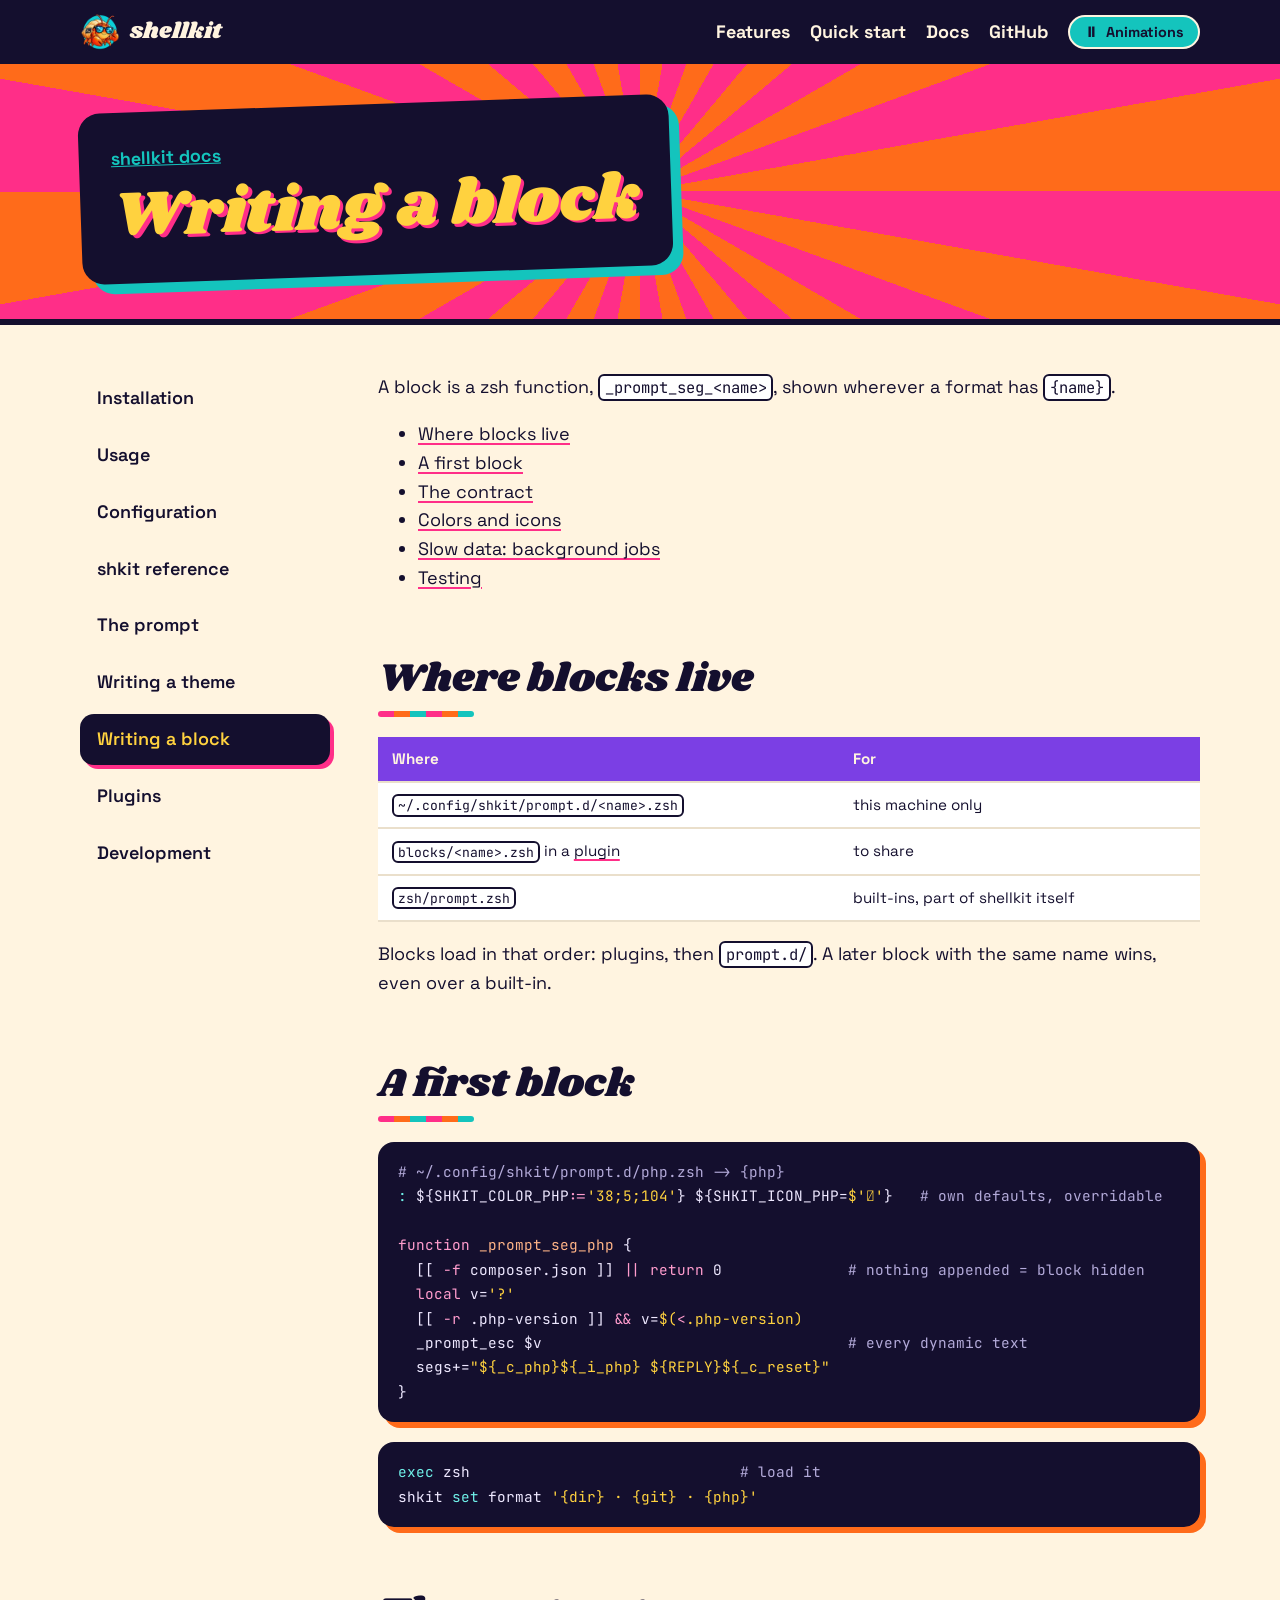
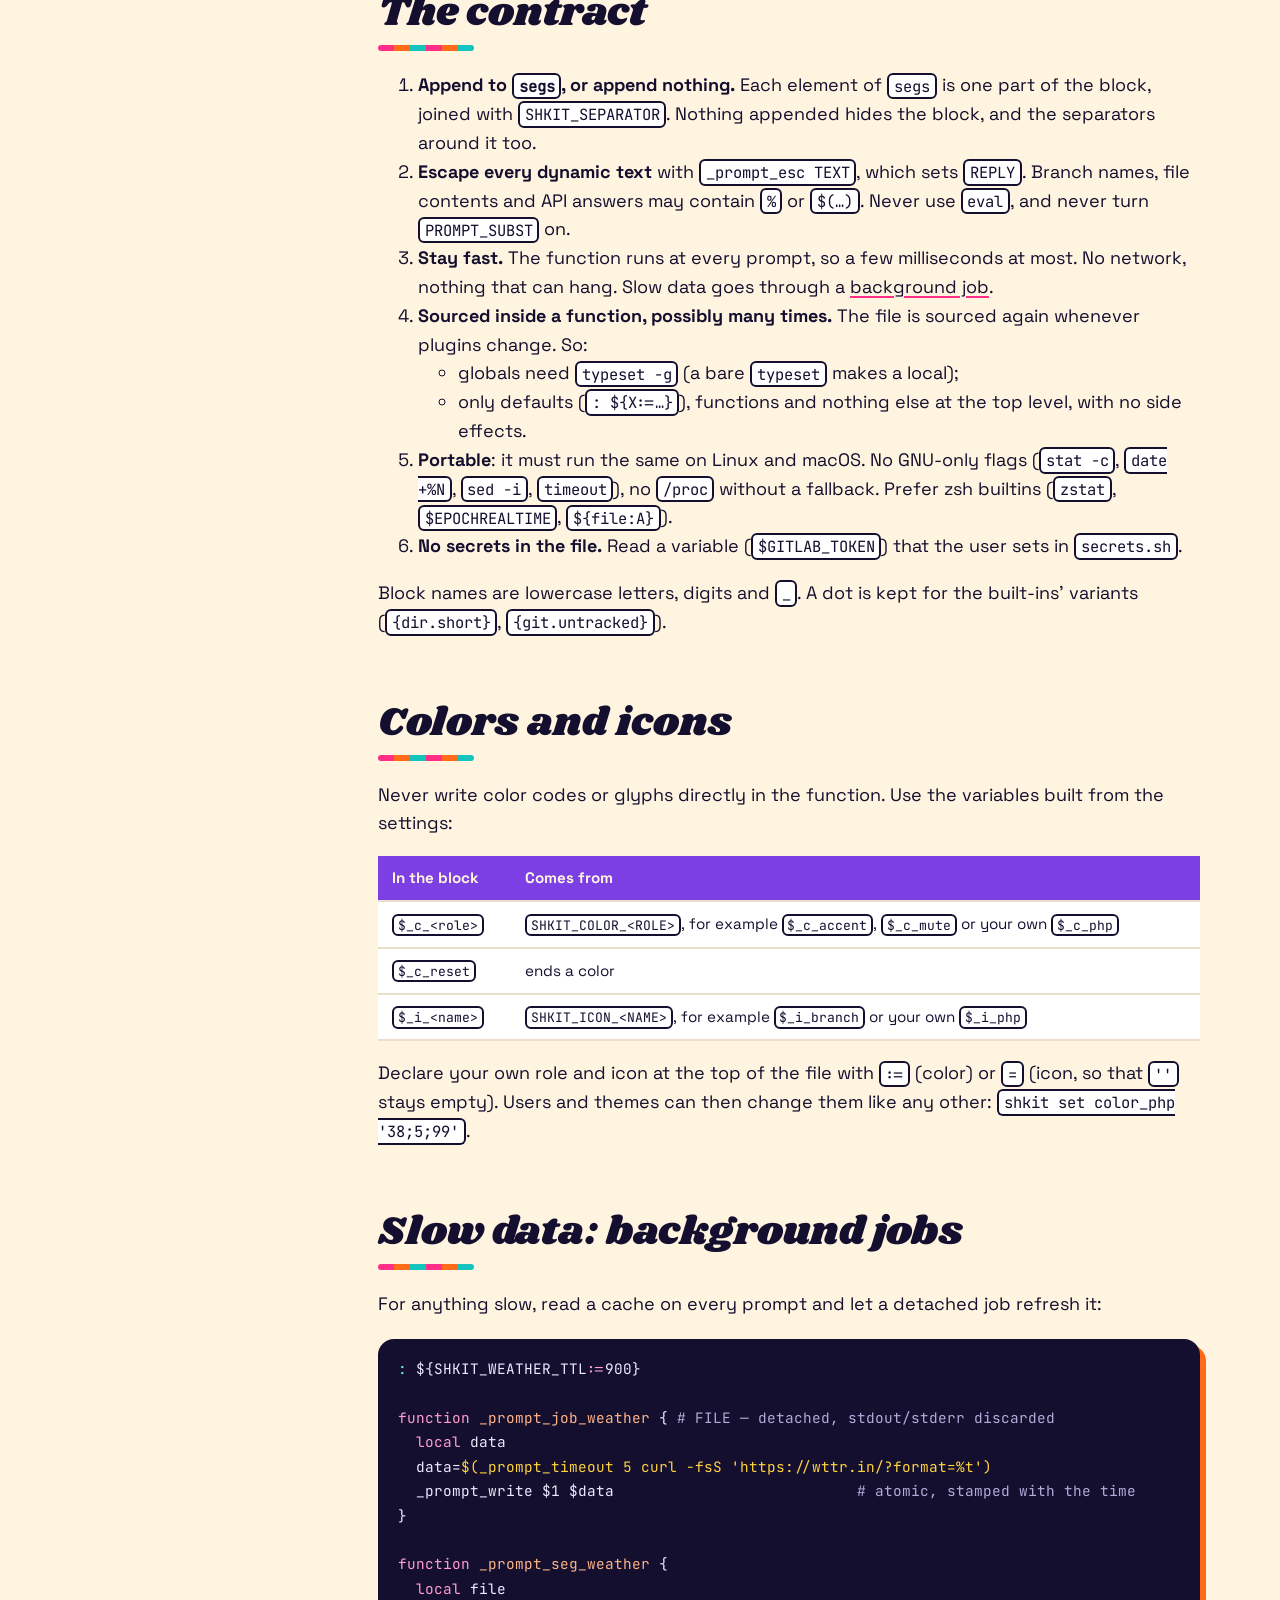
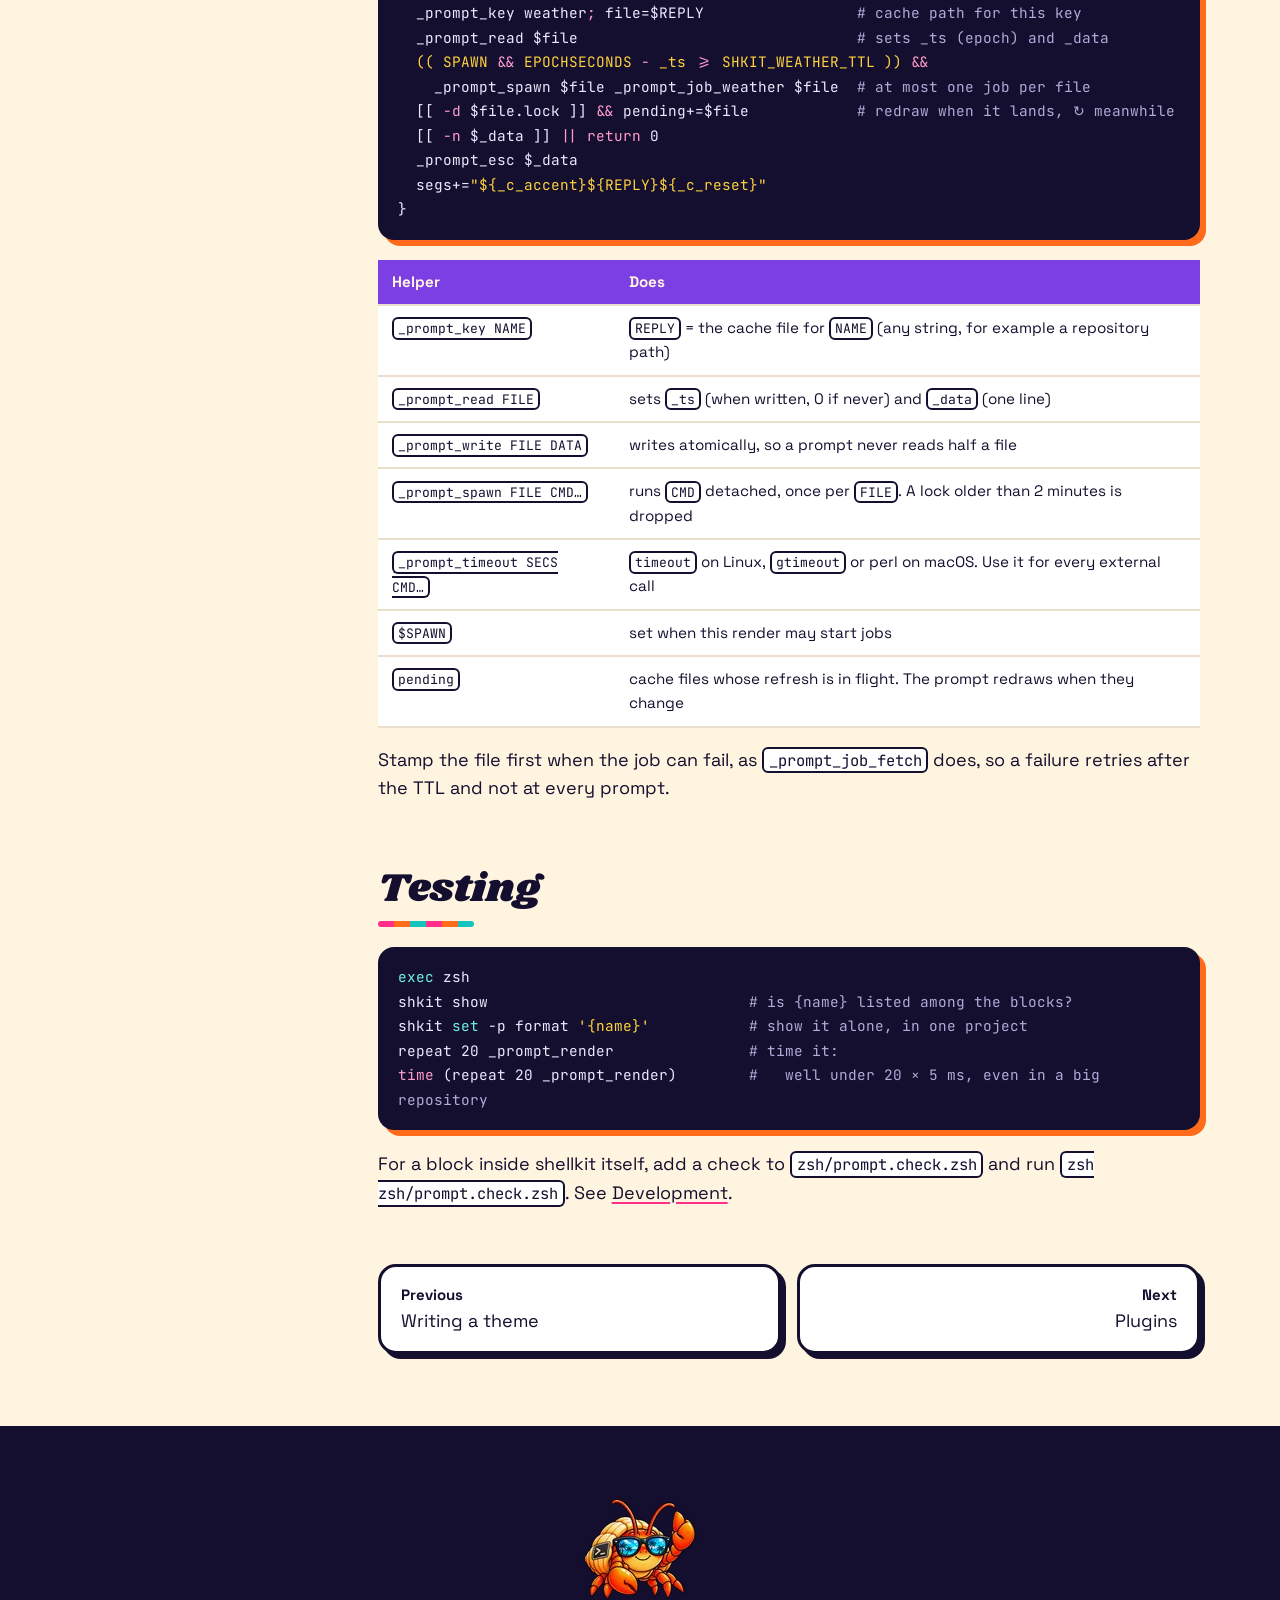
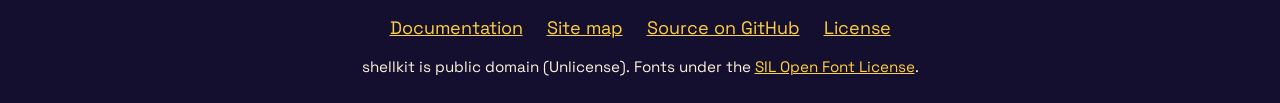
<file: docs/blocks.html>
<!doctype html>
<html lang="en" class="" data-motion="off">
<head>
<meta charset="utf-8">
<meta name="viewport" content="width=device-width, initial-scale=1">
<title>Writing a block · shellkit docs</title>
<meta name="description" content="A block is a zsh function, _prompt_seg_&lt;name&gt;, shown wherever a format has {name}.">
<link rel="canonical" href="https://fmatsos.github.io/shellkit/docs/blocks.html">
<meta name="theme-color" content="#140f2e">
<meta property="og:type" content="website">
<meta property="og:site_name" content="shellkit">
<meta property="og:locale" content="en_US">
<meta property="og:title" content="Writing a block">
<meta property="og:description" content="A block is a zsh function, _prompt_seg_&lt;name&gt;, shown wherever a format has {name}.">
<meta property="og:url" content="https://fmatsos.github.io/shellkit/docs/blocks.html">
<meta property="og:image" content="https://fmatsos.github.io/shellkit/assets/og.jpg">
<meta property="og:image:type" content="image/jpeg">
<meta property="og:image:width" content="1200">
<meta property="og:image:height" content="630">
<meta property="og:image:alt" content="shellkit: an orange hermit crab in sunglasses, holding a wrench, dancing on a beach at sunset">
<meta name="twitter:card" content="summary_large_image">
<link rel="icon" href="../assets/favicon.png" type="image/png">
<link rel="apple-touch-icon" href="../assets/apple-touch-icon.png">
<link rel="preload" href="../assets/fonts/shrikhand.woff2" as="font" type="font/woff2" crossorigin>
<link rel="preload" href="../assets/fonts/space-grotesk.woff2" as="font" type="font/woff2" crossorigin>

<style>
/* shellkit site: one stylesheet for the landing page and the docs, inlined by build.py.
   ../ is replaced by the page's path to the site root. Every animation runs only
   under html[data-motion="on"] (set by the head script, toggled by #motion). */
/* optional, not swap: a font that arrives late is skipped for this view instead of reflowing the page (CLS) */
@font-face { font-family: "Shrikhand"; src: url(../assets/fonts/shrikhand.woff2) format("woff2"); font-display: optional; }
@font-face { font-family: "Space Grotesk"; src: url(../assets/fonts/space-grotesk.woff2) format("woff2"); font-weight: 300 700; font-display: optional; }
@font-face { font-family: "JetBrains Mono"; src: url(../assets/fonts/jetbrains-mono.woff2) format("woff2"); font-display: optional; }

:root {
  --orange: #ff6b1a; --magenta: #ff2e88; --teal: #14c4bd; --yellow: #ffd23f;
  --navy: #1d1541; --ink: #140f2e; --cream: #fff4e0; --purple: #7b3fe4; --paper: #fff;
  --radius: 22px; --shadow: 6px 6px 0 var(--ink);
  color-scheme: light;
}
* { box-sizing: border-box; }
html { scroll-behavior: smooth; scroll-padding-top: 88px; }
body {
  margin: 0; background: var(--cream); color: var(--ink);
  font: 1.125rem/1.6 "Space Grotesk", system-ui, sans-serif; overflow-x: hidden;
}
img { max-width: 100%; height: auto; display: block; }
a { color: inherit; }
code, pre, kbd { font-family: "JetBrains Mono", ui-monospace, monospace; }
h1, h2, h3 { line-height: 1.1; margin: 0 0 .5em; }
h1, h2 { font-family: "Shrikhand", cursive; font-weight: 400; }
h2 { font-size: clamp(2rem, 6vw, 3.4rem); }
h3 { font-size: 1.35rem; }
:where(ul.plain, ol.plain) { list-style: none; margin: 0; padding: 0; }
.wrap { width: min(1120px, 100% - 32px); margin-inline: auto; }
.sr-only { position: absolute; width: 1px; height: 1px; margin: -1px; padding: 0; overflow: hidden; clip-path: inset(50%); white-space: nowrap; border: 0; }
:focus-visible { outline: 3px solid var(--ink); outline-offset: 3px; box-shadow: 0 0 0 3px var(--cream); border-radius: 6px; }

/* ---------- header ---------- */
.skip { position: absolute; left: 16px; top: -100px; z-index: 30; background: var(--yellow); color: var(--ink); padding: 10px 18px; border: 3px solid var(--ink); border-radius: 999px; font-weight: 700; }
.skip:focus { top: 12px; }
.top { position: sticky; top: 0; z-index: 20; background: var(--ink); color: var(--cream); }
.top .wrap { display: flex; flex-wrap: wrap; align-items: center; gap: 8px 20px; min-height: 64px; padding: 8px 0; }
.brand { display: flex; align-items: center; gap: 10px; font-family: "Shrikhand", cursive; font-size: 1.4rem; text-decoration: none; margin-right: auto; }
.brand img { width: 40px; height: 40px; }
.top nav ul { display: flex; flex-wrap: wrap; gap: 4px 20px; }
.top nav a { text-decoration: none; font-weight: 700; padding: 6px 0; display: inline-block; }
.top nav a:hover, .top nav a[aria-current] { color: var(--yellow); text-decoration: underline; text-underline-offset: 6px; text-decoration-thickness: 3px; }
#motion {
  font: 700 .9rem "Space Grotesk", sans-serif; color: var(--ink); background: var(--teal); cursor: pointer;
  border: 2px solid var(--cream); border-radius: 999px; padding: 6px 14px; display: inline-flex; gap: 8px; align-items: center;
}
#motion[aria-pressed="false"] { background: var(--cream); }
#motion .on, #motion[aria-pressed="false"] .off { display: none; }
#motion[aria-pressed="false"] .on { display: inline; }
@media (max-width: 700px) { .top nav li.wide { display: none; } }

/* ---------- buttons, chips ---------- */
.btn {
  display: inline-block; padding: 12px 24px; border: 3px solid var(--ink); border-radius: 999px;
  background: var(--yellow); color: var(--ink); font-weight: 700; text-decoration: none; box-shadow: 4px 4px 0 var(--cream);
}
.btn.alt { background: var(--teal); }
.badges { display: flex; flex-wrap: wrap; gap: 10px; margin-top: 22px; font-size: .9rem; font-weight: 700; }
.badges li { border: 2px solid var(--teal); color: var(--cream); padding: 2px 12px; border-radius: 999px; }

/* ---------- hero (landing) and band (docs) ---------- */
.hero, .band { position: relative; overflow: hidden; isolation: isolate; border-bottom: 6px solid var(--ink); background: var(--orange); }
.hero::before, .band::before {
  content: ""; position: absolute; z-index: -1; inset: -60%;
  background: repeating-conic-gradient(from 0deg at 50% 50%, var(--orange) 0 10deg, var(--magenta) 10deg 20deg);
}
.hero .wrap { display: grid; grid-template-columns: 1fr 1.1fr; gap: 40px; align-items: center; padding: 56px 0 120px; }
.sticker {
  background: var(--ink); color: var(--cream); border-radius: var(--radius); padding: 32px;
  box-shadow: 10px 10px 0 var(--teal); transform: rotate(-2deg);
}
.sticker h1 { font-size: clamp(3.2rem, 10vw, 6.4rem); color: var(--yellow); text-shadow: 4px 4px 0 var(--magenta); margin-bottom: .25em; }
.sticker .tag { font-size: clamp(1.1rem, 2.4vw, 1.35rem); font-weight: 600; margin: 0; }
.cta { display: flex; flex-wrap: wrap; gap: 14px; margin-top: 26px; }
.art { border: 6px solid var(--ink); border-radius: var(--radius); box-shadow: 10px 10px 0 var(--ink); background: var(--yellow); transform: rotate(2deg); }
.art img { border-radius: calc(var(--radius) - 6px); }
.walker { position: absolute; left: 0; bottom: 6px; width: 96px; height: 96px; overflow: hidden; display: none; pointer-events: none; }
.walker img { width: 600%; max-width: none; height: 100%; }
@media (max-width: 860px) {
  .hero .wrap { grid-template-columns: 1fr; padding: 32px 0 116px; }
  .art { order: -1; transform: rotate(-1deg); }
  .sticker { transform: none; padding: 24px; }
}
.band .wrap { padding: 40px 0 44px; }
.band .sticker { display: inline-block; max-width: 100%; }
.band h1 { font-size: clamp(2.2rem, 7vw, 4rem); color: var(--yellow); text-shadow: 3px 3px 0 var(--magenta); margin: 0; overflow-wrap: anywhere; }
.band h1 code { font-family: inherit; }
.kicker { margin: 0 0 8px; font-weight: 700; }
.kicker a { color: var(--teal); }

/* ---------- landing: one full-viewport section per screen ---------- */
/* --hh: the sticky header's height, measured by site.js (it wraps on small screens) */
html.landing { scroll-padding-top: var(--hh, 64px); scroll-snap-type: y proximity; }
html.landing.snap { scroll-snap-type: y mandatory; }   /* only when every section fits the viewport */
html.landing.dragging { scroll-snap-type: none; scroll-behavior: auto; }
.sec { position: relative; min-height: calc(100svh - var(--hh, 64px)); display: flex; align-items: center; padding: 56px 0; scroll-snap-align: start; overflow: hidden; }
.sec > .wrap { position: relative; }
.landing .foot { scroll-snap-align: end; }
.hero.sec { padding: 32px 0 112px; }
.hero .wrap { padding: 0; }
.lead { font-size: 1.2rem; max-width: 60ch; }
.center { text-align: center; }
.center .lead { margin-inline: auto; }

.term-wrap { position: relative; margin: 36px auto 0; max-width: 1000px; text-align: left; }
.term { border: 5px solid var(--ink); border-radius: 16px; box-shadow: 10px 10px 0 var(--magenta); overflow: hidden; background: #1e2127; color: #abb2bf; }
.term-bar { display: flex; align-items: center; gap: 8px; padding: 10px 14px; background: #282c34; font: .85rem "JetBrains Mono", monospace; }
.term-bar i { width: 13px; height: 13px; border-radius: 50%; background: #ff5f57; }
.term-bar i:nth-child(2) { background: #febc2e; }
.term-bar i:nth-child(3) { background: #28c840; }
.term-bar span { flex: 1; text-align: center; margin-right: 60px; }
.term-body { padding: 18px 22px; font: clamp(.78rem, 1.6vw, 1.05rem)/1.8 "JetBrains Mono", monospace; }
.term-body p { margin: 0; display: flex; flex-wrap: wrap; white-space: pre-wrap; }
.t-dir, .t-add { color: #98c379; }
.t-git { color: #56b6c2; }
.t-dirty, .t-agent { color: #e5a045; }
.t-del { color: #e06c75; }
.t-q { color: #b39cf5; }
.t-warn { color: #e5c07b; }
.t-mr { position: relative; color: #b39cf5; }
.t-spin { position: absolute; left: 0; display: none; }
.t-right { margin-left: auto; padding-left: 24px; }
.t-cmd { color: #e6e6e6; }
.t-cur { display: inline-block; width: .6em; height: 1.2em; margin-left: 2px; vertical-align: -.2em; background: #9aa0aa; }

.stats { display: grid; grid-template-columns: repeat(3, 1fr); gap: 20px; margin-top: 40px; }
.stats li { background: var(--teal); border: 4px solid var(--ink); border-radius: var(--radius); box-shadow: var(--shadow); padding: 16px; text-align: center; }
.stats li:nth-child(2) { background: var(--yellow); rotate: -2deg; }
.stats li:nth-child(3) { background: var(--orange); }
.stats b { display: block; font-family: "Shrikhand", cursive; font-weight: 400; font-size: clamp(1.8rem, 4vw, 2.5rem); line-height: 1.2; }
@media (max-width: 640px) { .stats { grid-template-columns: 1fr; gap: 12px; } .stats li { padding: 8px; } .stats li:nth-child(2) { rotate: none; } }

.features { background: var(--navy); color: var(--cream); }
.features h2 { color: var(--yellow); }
.cards { position: relative; margin-top: 110px; }  /* room for the crab standing on the cards */
.grid { display: grid; grid-template-columns: repeat(4, 1fr); gap: 24px; }
.card { background: var(--cream); color: var(--ink); border: 4px solid var(--ink); border-radius: var(--radius); box-shadow: 8px 8px 0 var(--c, var(--teal)); overflow: hidden; }
.card img { width: 100%; aspect-ratio: 4 / 3; object-fit: cover; border-bottom: 4px solid var(--ink); }
.card div { padding: 14px 18px 18px; }
.card h3 { font-size: 1.2rem; margin-bottom: .3em; }
.card p { margin: 0; font-size: 1rem; }
.card:nth-child(2) { --c: var(--magenta); }
.card:nth-child(3) { --c: var(--yellow); }
.card:nth-child(4) { --c: var(--orange); }
.walker.on-cards { top: 0; bottom: auto; animation: none; transform-origin: 50% 100%; }  /* placed and moved by site.js */
@media (max-width: 1000px) { .grid { grid-template-columns: repeat(2, 1fr); } }
@media (max-width: 640px) { .cards { margin-top: 84px; } .walker.on-cards { width: 76px; height: 76px; } }
@media (max-width: 640px) {  /* a sideways carousel: the four cards don't fit one screen */
  .grid { display: flex; overflow-x: auto; scroll-snap-type: x mandatory; gap: 16px; padding: 4px 4px 16px; }
  .card { flex: 0 0 min(82%, 340px); scroll-snap-align: center; }
}

.more-sec { background: var(--navy); color: var(--cream); border-top: 6px dashed var(--teal); }
.more-sec h2 { color: var(--yellow); }
.more { display: grid; grid-template-columns: repeat(3, 1fr); gap: 18px; margin-top: 36px; }
.more li { position: relative; border: 3px dashed var(--teal); border-radius: 16px; padding: 16px 18px 16px 52px; }
.more li::before { content: "✓"; position: absolute; left: 14px; top: 14px; width: 26px; height: 26px; border-radius: 50%; background: var(--teal); color: var(--ink); font-weight: 700; display: grid; place-items: center; }
.more b { color: var(--yellow); }
@media (max-width: 1000px) { .more { grid-template-columns: repeat(2, 1fr); } }
@media (max-width: 640px) { .more { grid-template-columns: 1fr; gap: 10px; } .more li { padding: 10px 12px 10px 46px; font-size: 1rem; } .more li::before { top: 10px; } }

.start { background: var(--yellow); }
.steps { display: grid; grid-template-columns: 1fr 1.45fr; gap: 20px 32px; margin-top: 24px; counter-reset: step; }
.steps > li { display: grid; grid-template-columns: 52px 1fr; gap: 14px; align-items: start; counter-increment: step; }
.steps > li:nth-child(2) { grid-column: 2; grid-row: 1 / span 2; }
.steps > li::before {
  content: counter(step); width: 52px; height: 52px; border-radius: 50%; background: var(--magenta); color: var(--ink);
  border: 4px solid var(--ink); display: grid; place-items: center; font-family: "Shrikhand", cursive; font-size: 1.5rem; box-shadow: 4px 4px 0 var(--ink);
}
.steps h3 { margin: 4px 0 2px; }
.steps p { margin: 0; font-size: 1rem; }
.start pre { font-size: .84rem; line-height: 1.6; padding: 14px 16px; }
.needs { margin: 24px 0 0; font-size: 1rem; }
@media (max-width: 900px) { .steps { grid-template-columns: 1fr; } .steps > li:nth-child(2) { grid-column: auto; grid-row: auto; } }
@media (max-width: 560px) { .steps > li { grid-template-columns: 1fr; gap: 6px; } .steps > li::before { width: 44px; height: 44px; font-size: 1.2rem; } }
.code { position: relative; }
.code pre { padding-top: 46px; }  /* the copy button sits above the text, which keeps the full width */
.copy {
  position: absolute; top: 12px; right: 10px; font: 700 .85rem "Space Grotesk", sans-serif; cursor: pointer;
  background: var(--teal); border: 2px solid var(--cream); color: var(--ink); border-radius: 999px; padding: 4px 14px; min-height: 32px;
}

.sec .docs-grid { grid-template-columns: repeat(3, 1fr); }
@media (max-width: 900px) { .sec .docs-grid { grid-template-columns: repeat(2, 1fr); } }
@media (max-width: 480px) { .sec .docs-grid { gap: 10px; } .sec .docs-grid a { padding: 10px 12px; } .sec .docs-grid span { display: none; } }  /* titles only: each page has its summary */

/* the crab buddies: one per section, decorative, only with animations on */
.buddy { position: absolute; z-index: 2; width: 128px; height: 128px; overflow: hidden; display: none; pointer-events: none; }
.buddy img { width: 600%; max-width: none; height: 100%; }
.b-point { left: -34px; top: -118px; }
.b-dance { right: 0; top: -40px; }
.b-type { right: 0; top: -24px; }
.b-read { right: 0; top: -44px; }
@media (max-width: 640px) { .buddy { width: 88px; height: 88px; } .b-point { left: -8px; top: -84px; } .b-dance, .b-type, .b-read { top: -30px; } }

/* the scroll rail: section links, and the crab as a draggable thumb */
.rail { position: fixed; z-index: 15; right: 14px; top: calc(50% + var(--hh, 64px) / 2); translate: 0 -50%; width: 40px; height: min(60vh, 420px); }
.rail::before { content: ""; position: absolute; left: 50%; top: 12px; bottom: 12px; width: 6px; translate: -50% 0; border-radius: 3px; background: var(--ink); box-shadow: 0 0 0 2px var(--cream); }
.rail ol { position: relative; height: 100%; display: flex; flex-direction: column; justify-content: space-between; align-items: center; }
.rail a { position: relative; display: grid; place-items: center; width: 28px; height: 28px; border-radius: 50%; }
.rail a::before { content: ""; width: 14px; height: 14px; border-radius: 50%; background: var(--cream); border: 3px solid var(--ink); }
.rail a[aria-current]::before { background: var(--yellow); scale: 1.3; }
.rail a span { position: absolute; right: 40px; white-space: nowrap; background: var(--ink); color: var(--cream); font-weight: 700; font-size: .9rem; padding: 4px 12px; border-radius: 999px; box-shadow: 3px 3px 0 var(--magenta); opacity: 0; pointer-events: none; }
.rail a:hover span, .rail a:focus-visible span { opacity: 1; }
.rail.quiet a span { opacity: 0 !important; }
.rail-thumb { position: absolute; left: 50%; top: 0; width: 40px; height: 40px; margin-left: -20px; cursor: grab; touch-action: none; }
.rail-thumb:active { cursor: grabbing; }
.rail-thumb img { width: 40px; height: 40px; filter: drop-shadow(2px 2px 0 var(--ink)); }
@media (min-width: 701px) { html.landing { scrollbar-width: none; } html.landing::-webkit-scrollbar { display: none; } }
@media (max-width: 700px) { .rail { display: none; } }

table { width: 100%; border-collapse: collapse; background: var(--paper); font-size: .95rem; }
th, td { padding: 10px 14px; text-align: left; border-bottom: 2px solid #eadfcb; vertical-align: top; }
thead th, th[scope="col"] { background: var(--purple); color: var(--cream); }
caption { text-align: left; font-weight: 700; padding: 0 0 8px; }
.table { margin: 24px 0; overflow-x: auto; border: 4px solid var(--ink); border-radius: 16px; box-shadow: var(--shadow); background: var(--paper); }

.docs-grid { display: grid; grid-template-columns: repeat(auto-fit, minmax(min(230px, 100%), 1fr)); gap: 16px; margin-top: 32px; }
.docs-grid a {
  display: block; height: 100%; text-decoration: none; padding: 18px 20px; border: 3px solid var(--ink); border-radius: 18px;
  background: var(--paper); box-shadow: 5px 5px 0 var(--ink);
}
.docs-grid a:hover { background: var(--teal); }
.docs-grid b { display: block; font-size: 1.1rem; }
.docs-grid span { font-size: .95rem; }

/* ---------- docs ---------- */
.doc { display: grid; grid-template-columns: 250px minmax(0, 1fr); gap: 48px; padding: 48px 0 72px; }
.toc ul { position: sticky; top: 88px; display: grid; gap: 6px; }
.toc a { display: block; text-decoration: none; font-weight: 600; padding: 8px 14px; border: 3px solid transparent; border-radius: 14px; }
.toc a:hover { border-color: var(--ink); background: var(--paper); }
.toc a[aria-current="page"] { background: var(--ink); color: var(--yellow); box-shadow: 4px 4px 0 var(--magenta); }
@media (max-width: 900px) {
  .doc { grid-template-columns: minmax(0, 1fr); gap: 24px; }
  .toc ul { position: static; display: flex; flex-wrap: wrap; }
  .toc a { border-color: var(--ink); background: var(--paper); padding: 4px 12px; }
}
.prose { max-width: 78ch; }
.prose > :first-child { margin-top: 0; }
.prose h2 { font-size: clamp(1.8rem, 5vw, 2.5rem); margin-top: 1.6em; }
.prose h2::after { content: ""; display: block; width: 96px; height: 6px; margin-top: 10px; border-radius: 3px; background: repeating-linear-gradient(90deg, var(--magenta) 0 16px, var(--orange) 16px 32px, var(--teal) 32px 48px); }
.prose h3 { margin-top: 1.6em; }
.prose a { text-decoration-color: var(--magenta); text-decoration-thickness: 2px; text-underline-offset: 3px; }
.prose a:hover { background: var(--yellow); }
.prose :not(pre) > code { background: var(--paper); border: 2px solid var(--ink); border-radius: 6px; padding: .05em .3em; font-size: .86em; overflow-wrap: anywhere; }
.prose h3 code { font-size: .9em; }
pre {
  margin: 12px 0 0; padding: 18px 20px; background: var(--ink); color: #eee8ff; border-radius: 16px;
  box-shadow: 6px 6px 0 var(--orange); font-size: .9rem; line-height: 1.7; white-space: pre-wrap; overflow-wrap: anywhere;
}
.prose pre { margin: 20px 0; }
pre .c, .pl-c { color: #b3aad9; }
pre .p { color: var(--teal); }
.pl-s, .pl-pds { color: var(--yellow); }
.pl-k { color: #ff9ccd; }
.pl-c1, .pl-v { color: #6ff0e8; }
.pl-en { color: #ffb487; }
.pl-ent { color: #a6f0a6; }
kbd { background: var(--paper); border: 2px solid var(--ink); border-bottom-width: 4px; border-radius: 8px; padding: 0 .4em; font-size: .85em; }
.prose blockquote { margin: 20px 0; padding: 4px 20px; border-left: 6px solid var(--magenta); background: var(--paper); border-radius: 0 14px 14px 0; }
.markdown-alert { margin: 24px 0; padding: 14px 20px; background: var(--paper); border: 4px solid var(--ink); border-radius: 16px; box-shadow: 6px 6px 0 var(--a, var(--teal)); }
.markdown-alert > :last-child { margin-bottom: 0; }
.markdown-alert-title { display: flex; align-items: center; gap: 8px; font-weight: 700; margin: 0 0 6px; }
.markdown-alert svg { fill: currentColor; }
.markdown-alert-tip { --a: var(--yellow); }
.markdown-alert-warning, .markdown-alert-caution, .markdown-alert-important { --a: var(--magenta); }
.prose img { border: 5px solid var(--ink); border-radius: 16px; box-shadow: 8px 8px 0 var(--magenta); margin: 12px 0; }
.pager { display: flex; flex-wrap: wrap; justify-content: space-between; gap: 16px; margin-top: 56px; }
.pager a { flex: 1 1 240px; text-decoration: none; padding: 16px 20px; border: 3px solid var(--ink); border-radius: 18px; background: var(--paper); box-shadow: 5px 5px 0 var(--ink); }
.pager a:hover { background: var(--teal); }
.pager .next { text-align: right; }
.pager small { display: block; font-weight: 700; }

/* ---------- footer ---------- */
.foot { background: var(--ink); color: var(--cream); padding: 48px 0; text-align: center; }
.dancer { width: 128px; height: 128px; margin: 0 auto 12px; overflow: hidden; }
.foot ul { display: flex; flex-wrap: wrap; justify-content: center; gap: 8px 24px; margin: 12px 0; }
.foot a { color: var(--yellow); }
.foot p { margin: 8px 0 0; font-size: .95rem; }

/* ---------- fun: every loop and every "not shown yet" state needs [data-motion="on"] ---------- */
@keyframes spin { to { transform: rotate(1turn); } }
@keyframes bob { 50% { translate: 0 -10px; } }
@keyframes frames { to { transform: translateX(-100%); } }
@keyframes walk {
  0% { transform: translateX(-110px); } 49.9% { transform: translateX(calc(100vw + 10px)) scaleX(1); }
  50% { transform: translateX(calc(100vw + 10px)) scaleX(-1); } 100% { transform: translateX(-110px) scaleX(-1); }
}
@keyframes wiggle { 25% { rotate: -2deg; } 75% { rotate: 2deg; } }
@keyframes boing { 30% { scale: 1.12 .9; } 60% { scale: .95 1.08; } }
@keyframes pop { to { transform: translate(var(--dx), var(--dy)) rotate(var(--r)); opacity: 0; } }
@keyframes sway { 0%, 100% { transform: translateY(0) rotate(-5deg); } 25%, 75% { transform: translateY(-10px) rotate(0deg); } 50% { transform: translateY(0) rotate(5deg); } }
@keyframes seg { from { opacity: 0; transform: translateY(8px); } }
@keyframes spinner { 0%, 48% { opacity: 0; } 49%, 99% { opacity: 1; } 100% { opacity: 0; } }
@keyframes type { from { width: 0; } }
@keyframes blink { 50% { opacity: 0; } }
@keyframes tick { from { scale: 0; rotate: -120deg; } }
@keyframes buddyin { from { opacity: 0; transform: translateY(48px) scale(.5); } }

[data-motion="on"] .hero::before, [data-motion="on"] .band::before { animation: spin 90s linear infinite; }
[data-motion="on"] .art { animation: bob 5s ease-in-out infinite; transition: transform .2s; transform: rotate(2deg) perspective(900px) rotateX(var(--ty, 0deg)) rotateY(var(--tx, 0deg)); }
[data-motion="on"] .walker { display: block; animation: walk 26s linear infinite; }
[data-motion="on"] .walker.on-cards { animation: none; }
[data-motion="on"] .walker img { animation: frames .7s steps(6) infinite; }
[data-motion="on"] .buddy { display: block; }
[data-motion="on"] .buddy img { animation: frames 1.3s steps(6) infinite; }
[data-motion="on"] .b-dance img { animation-duration: 2.2s; }   /* slow steps under a smooth sway read as fluid */
[data-motion="on"] .dancer { animation: sway 3.2s ease-in-out infinite; }
[data-motion="on"] .dancer img { animation: frames 1.8s steps(6) infinite; }
[data-motion="on"] .t-cur { animation: blink 1.1s steps(1) infinite; }
[data-motion="on"] .docs-grid a:hover, [data-motion="on"] .pager a:hover { animation: wiggle .4s ease-in-out; }
[data-motion="on"] .btn:hover, [data-motion="on"] .copy:hover, [data-motion="on"] .stats li:hover, [data-motion="on"] .brand:hover img { animation: boing .5s ease-in-out; }

/* a section plays its entrance each time it becomes the current one (site.js adds .active); under 5 s */
[data-motion="on"].ready .enter { transition: opacity .6s, transform .7s cubic-bezier(.3, 1.5, .5, 1); transition-delay: calc(var(--d, 0) * 110ms); }
[data-motion="on"].ready .sec:not(.active) .enter { opacity: 0; transform: translateY(40px) scale(.95); transition-delay: 0s; }
[data-motion="on"].ready .sec:not(.active) :is(.buddy, .seg, .ln) { opacity: 0; }
[data-motion="on"].ready .sec:not(.active) .more li::before { opacity: 0; }
[data-motion="on"].ready .sec.active .buddy { animation: buddyin .7s cubic-bezier(.3, 1.5, .5, 1) .4s both; }
[data-motion="on"].ready .sec.active .b-dance { transform-origin: 50% 100%; animation: buddyin 1s cubic-bezier(.22, 1.2, .36, 1) .5s both, dance 3.6s ease-in-out 1.5s infinite; }
@keyframes dance { 25% { rotate: -4deg; translate: -3px -6px; } 50% { rotate: 0deg; translate: 0 0; } 75% { rotate: 4deg; translate: 3px -6px; } }
[data-motion="on"].ready .more-sec .enter { transition: opacity .9s ease-out, transform 1.1s cubic-bezier(.22, 1, .36, 1); transition-delay: calc(var(--d, 0) * 160ms); }
[data-motion="on"].ready .sec.active .more li::before { animation: tick .7s cubic-bezier(.3, 1.3, .5, 1) calc(var(--d, 0) * 160ms + .7s) both; }
[data-motion="on"].ready .sec.active .seg { animation: seg .35s calc(var(--t) * 1s + .5s) both; }
[data-motion="on"].ready .sec.active .t-spin { display: inline-block; animation: spinner 2.8s linear both, spin .8s linear infinite; }
[data-motion="on"].ready .sec.active .t-cmd { display: inline-block; width: 8ch; overflow: hidden; white-space: nowrap; vertical-align: bottom; animation: type .8s steps(8) 3.1s both; }
[data-motion="on"].ready .sec.active .more li::before { animation: tick .45s cubic-bezier(.3, 1.6, .5, 1) calc(var(--d, 0) * 110ms + .5s) both; }
[data-motion="on"].ready .sec.active .ln { animation: seg .3s calc(var(--i) * .22s + var(--d, 0) * .3s + .5s) both; }
.confetti { position: fixed; z-index: 40; width: 10px; height: 10px; border-radius: 3px; pointer-events: none; animation: pop .9s cubic-bezier(.2, .7, .4, 1) forwards; }
.dancer img { max-width: none; width: 768px; height: 128px; }
main:focus { outline: none; box-shadow: none; }
.doc.one { grid-template-columns: minmax(0, 1fr); }
.table code { overflow-wrap: normal; white-space: nowrap; }
html[data-motion="off"] { scroll-behavior: auto; }
.toc code, .pager code, .docs-grid code { font-family: inherit; }

/* the transition between sections: a full-screen veil, shaped by site.js, dressed by its kind */
.veil { display: none; position: fixed; inset: 0; z-index: 60; place-items: center; pointer-events: none; background: var(--navy); }
.veil.on { display: grid; }
.veil-line { font: 400 clamp(2.2rem, 1.4rem + 4vw, 4.4rem) "Shrikhand", cursive; color: var(--yellow); text-shadow: 2px 2px 0 var(--ink), -2px -2px 0 var(--ink), 2px -2px 0 var(--ink), -2px 2px 0 var(--ink), 0 2px 0 var(--ink), 0 -2px 0 var(--ink), 6px 6px 0 var(--ink); padding: 0 16px; text-align: center; }
.veil[data-kind="wave"] { background: linear-gradient(180deg, #fff4e0 0 2%, var(--teal) 6%, #0e8f8a 100%); }
.veil[data-kind="segments"] { background: linear-gradient(115deg, var(--orange) 0 25%, var(--magenta) 25% 50%, var(--purple) 50% 75%, var(--teal) 75%); }
.veil[data-kind="sunburst"] { background: repeating-conic-gradient(from 0deg at 50% 50%, var(--yellow) 0 10deg, var(--orange) 10deg 20deg); }
.veil[data-kind="sunburst"] .veil-line { color: var(--cream); }
.veil[data-kind="dots"] { background: radial-gradient(var(--cream) 22%, transparent 24%) 0 0 / 36px 36px, var(--magenta); }
.veil[data-kind="dots"] .veil-line { color: var(--yellow); }
.veil[data-kind="shell"] { background: repeating-linear-gradient(45deg, var(--orange) 0 18px, #ff8a40 18px 36px); }
.veil[data-kind="shell"] .veil-line { color: var(--cream); }
.veil[data-kind="book"] { background: var(--purple); box-shadow: inset 0 0 0 10px var(--ink), inset 0 0 0 14px var(--yellow); }

</style>
<script>
/* animations: on unless the visitor turned them off here, or asks for reduced motion */
try { var m = localStorage.getItem("shkit-motion"); } catch (e) {}
document.documentElement.dataset.motion = m || (matchMedia("(prefers-reduced-motion: reduce)").matches ? "off" : "on");
</script>
</head>
<body>
<a class="skip" href="#main">Skip to content</a>
<header class="top">
  <div class="wrap">
    <a class="brand" href="../"><img src="../assets/mascot-96.webp" alt="" width="96" height="96">shellkit</a>
    <nav aria-label="Main">
      <ul class="plain">
        <li class="wide"><a href="../#features">Features</a></li>
        <li class="wide"><a href="../#start">Quick start</a></li>
        <li><a href="../docs/">Docs</a></li>
        <li><a href="https://github.com/fmatsos/shellkit">GitHub</a></li>
      </ul>
    </nav>
    <button id="motion" type="button" aria-pressed="true" hidden><span aria-hidden="true" class="off">⏸</span><span aria-hidden="true" class="on">▶</span>Animations</button>
  </div>
</header>
<main id="main" tabindex="-1">
<div class="band"><div class="wrap"><div class="sticker"><p class="kicker"><a href="index.html">shellkit docs</a></p><h1>Writing a block</h1></div></div></div>
<div class="wrap doc">
<nav class="toc" aria-label="Documentation pages"><ul class="plain">
<li><a href="installation.html">Installation</a></li>
<li><a href="usage.html">Usage</a></li>
<li><a href="configuration.html">Configuration</a></li>
<li><a href="shkit.html"><code>shkit</code> reference</a></li>
<li><a href="prompt.html">The prompt</a></li>
<li><a href="themes.html">Writing a theme</a></li>
<li><a href="blocks.html" aria-current="page">Writing a block</a></li>
<li><a href="plugins.html">Plugins</a></li>
<li><a href="development.html">Development</a></li>
</ul></nav>
<div class="prose">
<p>A block is a zsh function, <code>_prompt_seg_&lt;name&gt;</code>, shown wherever a format has
<code>{name}</code>.</p>
<ul>
<li><a href="#where-blocks-live">Where blocks live</a></li>
<li><a href="#a-first-block">A first block</a></li>
<li><a href="#the-contract">The contract</a></li>
<li><a href="#colors-and-icons">Colors and icons</a></li>
<li><a href="#slow-data-background-jobs">Slow data: background jobs</a></li>
<li><a href="#testing">Testing</a></li>
</ul>
<h2 id="where-blocks-live">Where blocks live</h2>
<table>
<thead>
<tr>
<th>Where</th>
<th>For</th>
</tr>
</thead>
<tbody>
<tr>
<td><code>~/.config/shkit/prompt.d/&lt;name&gt;.zsh</code></td>
<td>this machine only</td>
</tr>
<tr>
<td>
<code>blocks/&lt;name&gt;.zsh</code> in a <a href="plugins.html">plugin</a>
</td>
<td>to share</td>
</tr>
<tr>
<td><code>zsh/prompt.zsh</code></td>
<td>built-ins, part of shellkit itself</td>
</tr>
</tbody>
</table>
<p>Blocks load in that order: plugins, then <code>prompt.d/</code>. A later block with the same
name wins, even over a built-in.</p>
<h2 id="a-first-block">A first block</h2>
<div class="highlight highlight-source-shell"><pre><span class="pl-c"><span class="pl-c">#</span> ~/.config/shkit/prompt.d/php.zsh -&gt; {php}</span>
<span class="pl-c1">:</span> <span class="pl-smi">${SHKIT_COLOR_PHP<span class="pl-k">:=</span><span class="pl-s"><span class="pl-pds">'</span>38;5;104<span class="pl-pds">'</span></span>}</span> <span class="pl-smi">${SHKIT_ICON_PHP=<span class="pl-s"><span class="pl-pds">$'</span><span class="pl-pds">'</span></span>}</span>   <span class="pl-c"><span class="pl-c">#</span> own defaults, overridable</span>

<span class="pl-k">function</span> <span class="pl-en">_prompt_seg_php</span> {
  [[ <span class="pl-k">-f</span> composer.json ]] <span class="pl-k">||</span> <span class="pl-k">return</span> 0              <span class="pl-c"><span class="pl-c">#</span> nothing appended = block hidden</span>
  <span class="pl-k">local</span> v=<span class="pl-s"><span class="pl-pds">'</span>?<span class="pl-pds">'</span></span>
  [[ <span class="pl-k">-r</span> .php-version ]] <span class="pl-k">&amp;&amp;</span> v=<span class="pl-s"><span class="pl-pds">$(</span><span class="pl-k">&lt;</span>.php-version<span class="pl-pds">)</span></span>
  _prompt_esc <span class="pl-smi">$v</span>                                  <span class="pl-c"><span class="pl-c">#</span> every dynamic text</span>
  segs+=<span class="pl-s"><span class="pl-pds">"</span><span class="pl-smi">${_c_php}${_i_php}</span> <span class="pl-smi">${REPLY}${_c_reset}</span><span class="pl-pds">"</span></span>
}</pre></div>
<div class="highlight highlight-source-shell"><pre><span class="pl-c1">exec</span> zsh                              <span class="pl-c"><span class="pl-c">#</span> load it</span>
shkit <span class="pl-c1">set</span> format <span class="pl-s"><span class="pl-pds">'</span>{dir} · {git} · {php}<span class="pl-pds">'</span></span></pre></div>
<h2 id="the-contract">The contract</h2>
<ol>
<li>
<strong>Append to <code>segs</code>, or append nothing.</strong> Each element of <code>segs</code> is one part of
the block, joined with <code>SHKIT_SEPARATOR</code>. Nothing appended hides the block,
and the separators around it too.</li>
<li>
<strong>Escape every dynamic text</strong> with <code>_prompt_esc TEXT</code>, which sets <code>REPLY</code>.
Branch names, file contents and API answers may contain <code>%</code> or <code>$(…)</code>. Never
use <code>eval</code>, and never turn <code>PROMPT_SUBST</code> on.</li>
<li>
<strong>Stay fast.</strong> The function runs at every prompt, so a few milliseconds at most.
No network, nothing that can hang. Slow data goes through a
<a href="#slow-data-background-jobs">background job</a>.</li>
<li>
<strong>Sourced inside a function, possibly many times.</strong> The file is sourced again
whenever plugins change. So:
<ul>
<li>globals need <code>typeset -g</code> (a bare <code>typeset</code> makes a local);</li>
<li>only defaults (<code>: ${X:=…}</code>), functions and nothing else at the top level, with
no side effects.</li>
</ul>
</li>
<li>
<strong>Portable</strong>: it must run the same on Linux and macOS. No GNU-only flags
(<code>stat -c</code>, <code>date +%N</code>, <code>sed -i</code>, <code>timeout</code>), no <code>/proc</code> without a fallback.
Prefer zsh builtins (<code>zstat</code>, <code>$EPOCHREALTIME</code>, <code>${file:A}</code>).</li>
<li>
<strong>No secrets in the file.</strong> Read a variable (<code>$GITLAB_TOKEN</code>) that the user sets
in <code>secrets.sh</code>.</li>
</ol>
<p>Block names are lowercase letters, digits and <code>_</code>. A dot is kept for the built-ins'
variants (<code>{dir.short}</code>, <code>{git.untracked}</code>).</p>
<h2 id="colors-and-icons">Colors and icons</h2>
<p>Never write color codes or glyphs directly in the function. Use the variables built
from the settings:</p>
<table>
<thead>
<tr>
<th>In the block</th>
<th>Comes from</th>
</tr>
</thead>
<tbody>
<tr>
<td><code>$_c_&lt;role&gt;</code></td>
<td>
<code>SHKIT_COLOR_&lt;ROLE&gt;</code>, for example <code>$_c_accent</code>, <code>$_c_mute</code> or your own <code>$_c_php</code>
</td>
</tr>
<tr>
<td><code>$_c_reset</code></td>
<td>ends a color</td>
</tr>
<tr>
<td><code>$_i_&lt;name&gt;</code></td>
<td>
<code>SHKIT_ICON_&lt;NAME&gt;</code>, for example <code>$_i_branch</code> or your own <code>$_i_php</code>
</td>
</tr>
</tbody>
</table>
<p>Declare your own role and icon at the top of the file with <code>:=</code> (color) or <code>=</code>
(icon, so that <code>''</code> stays empty). Users and themes can then change them like any
other: <code>shkit set color_php '38;5;99'</code>.</p>
<h2 id="slow-data-background-jobs">Slow data: background jobs</h2>
<p>For anything slow, read a cache on every prompt and let a detached job refresh it:</p>
<div class="highlight highlight-source-shell"><pre><span class="pl-c1">:</span> <span class="pl-smi">${SHKIT_WEATHER_TTL<span class="pl-k">:=</span>900}</span>

<span class="pl-k">function</span> <span class="pl-en">_prompt_job_weather</span> { <span class="pl-c"><span class="pl-c">#</span> FILE — detached, stdout/stderr discarded</span>
  <span class="pl-k">local</span> data
  data=<span class="pl-s"><span class="pl-pds">$(</span>_prompt_timeout 5 curl -fsS <span class="pl-s"><span class="pl-pds">'</span>https://wttr.in/?format=%t<span class="pl-pds">'</span></span><span class="pl-pds">)</span></span>
  _prompt_write <span class="pl-smi">$1</span> <span class="pl-smi">$data</span>                           <span class="pl-c"><span class="pl-c">#</span> atomic, stamped with the time</span>
}

<span class="pl-k">function</span> <span class="pl-en">_prompt_seg_weather</span> {
  <span class="pl-k">local</span> file
  _prompt_key weather<span class="pl-k">;</span> file=<span class="pl-smi">$REPLY</span>                 <span class="pl-c"><span class="pl-c">#</span> cache path for this key</span>
  _prompt_read <span class="pl-smi">$file</span>                               <span class="pl-c"><span class="pl-c">#</span> sets _ts (epoch) and _data</span>
  <span class="pl-s"><span class="pl-pds">((</span> SPAWN <span class="pl-k">&amp;&amp;</span> EPOCHSECONDS <span class="pl-k">-</span> _ts <span class="pl-k">&gt;=</span> SHKIT_WEATHER_TTL <span class="pl-pds">))</span></span> <span class="pl-k">&amp;&amp;</span>
    _prompt_spawn <span class="pl-smi">$file</span> _prompt_job_weather <span class="pl-smi">$file</span>  <span class="pl-c"><span class="pl-c">#</span> at most one job per file</span>
  [[ <span class="pl-k">-d</span> <span class="pl-smi">$file</span>.lock ]] <span class="pl-k">&amp;&amp;</span> pending+=<span class="pl-smi">$file</span>            <span class="pl-c"><span class="pl-c">#</span> redraw when it lands, ↻ meanwhile</span>
  [[ <span class="pl-k">-n</span> <span class="pl-smi">$_data</span> ]] <span class="pl-k">||</span> <span class="pl-k">return</span> 0
  _prompt_esc <span class="pl-smi">$_data</span>
  segs+=<span class="pl-s"><span class="pl-pds">"</span><span class="pl-smi">${_c_accent}${REPLY}${_c_reset}</span><span class="pl-pds">"</span></span>
}</pre></div>
<table>
<thead>
<tr>
<th>Helper</th>
<th>Does</th>
</tr>
</thead>
<tbody>
<tr>
<td><code>_prompt_key NAME</code></td>
<td>
<code>REPLY</code> = the cache file for <code>NAME</code> (any string, for example a repository path)</td>
</tr>
<tr>
<td><code>_prompt_read FILE</code></td>
<td>sets <code>_ts</code> (when written, 0 if never) and <code>_data</code> (one line)</td>
</tr>
<tr>
<td><code>_prompt_write FILE DATA</code></td>
<td>writes atomically, so a prompt never reads half a file</td>
</tr>
<tr>
<td><code>_prompt_spawn FILE CMD…</code></td>
<td>runs <code>CMD</code> detached, once per <code>FILE</code>. A lock older than 2 minutes is dropped</td>
</tr>
<tr>
<td><code>_prompt_timeout SECS CMD…</code></td>
<td>
<code>timeout</code> on Linux, <code>gtimeout</code> or perl on macOS. Use it for every external call</td>
</tr>
<tr>
<td><code>$SPAWN</code></td>
<td>set when this render may start jobs</td>
</tr>
<tr>
<td><code>pending</code></td>
<td>cache files whose refresh is in flight. The prompt redraws when they change</td>
</tr>
</tbody>
</table>
<p>Stamp the file first when the job can fail, as <code>_prompt_job_fetch</code> does, so a
failure retries after the TTL and not at every prompt.</p>
<h2 id="testing">Testing</h2>
<div class="highlight highlight-source-shell"><pre><span class="pl-c1">exec</span> zsh
shkit show                             <span class="pl-c"><span class="pl-c">#</span> is {name} listed among the blocks?</span>
shkit <span class="pl-c1">set</span> -p format <span class="pl-s"><span class="pl-pds">'</span>{name}<span class="pl-pds">'</span></span>           <span class="pl-c"><span class="pl-c">#</span> show it alone, in one project</span>
repeat 20 _prompt_render               <span class="pl-c"><span class="pl-c">#</span> time it:</span>
<span class="pl-k">time</span> (repeat 20 _prompt_render)        <span class="pl-c"><span class="pl-c">#</span>   well under 20 × 5 ms, even in a big repository</span></pre></div>
<p>For a block inside shellkit itself, add a check to <code>zsh/prompt.check.zsh</code> and run
<code>zsh zsh/prompt.check.zsh</code>. See <a href="development.html">Development</a>.</p>

<nav class="pager" aria-label="Previous and next pages"><a class="prev" href="themes.html"><small>Previous</small>Writing a theme</a><a class="next" href="plugins.html"><small>Next</small>Plugins</a></nav>
</div>
</div>
</main>
<footer class="foot">
  <div class="wrap">
    <div class="dancer" aria-hidden="true"><img src="[data-uri]" data-src="../assets/crab-dance.webp" alt="" width="768" height="128"></div>
    <nav aria-label="Footer">
      <ul class="plain">
        <li><a href="../docs/">Documentation</a></li>
        <li><a href="../sitemap.html">Site map</a></li>
        <li><a href="https://github.com/fmatsos/shellkit">Source on GitHub</a></li>
        <li><a href="https://github.com/fmatsos/shellkit/blob/main/LICENSE">License</a></li>
      </ul>
    </nav>
    <p>shellkit is public domain (Unlicense). Fonts under the <a href="../assets/fonts/LICENSE.txt">SIL Open Font License</a>.</p>
  </div>
</footer>
<p class="sr-only" role="status" id="status"></p>
<script>
/* shellkit site: the animations switch, copy buttons, hero tilt; on the landing page the
   full-screen sections, their entrances and the scroll rail. */
(() => {
  const html = document.documentElement, btn = document.getElementById("motion"), status = document.getElementById("status");
  const on = () => html.dataset.motion === "on";

  // decorative sprites: loaded after the page, and only while animations are on
  let loaded = false;
  const sprites = () => {
    if (loaded || !on() || document.readyState !== "complete") return;
    loaded = true;
    document.querySelectorAll("img[data-src]").forEach(i => { i.src = i.dataset.src; });
  };
  addEventListener("load", sprites);

  // RGAA 13.8: every looping animation can be stopped, and the choice sticks
  btn.hidden = false;
  btn.setAttribute("aria-pressed", String(on()));
  btn.addEventListener("click", () => {
    html.dataset.motion = on() ? "off" : "on";
    btn.setAttribute("aria-pressed", String(on()));
    try { localStorage.setItem("shkit-motion", html.dataset.motion); } catch (e) {}
    sprites();
  });

  // copy buttons: the commands without prompts or comments, a status message, confetti
  const colors = ["#ff6b1a", "#ff2e88", "#14c4bd", "#ffd23f", "#7b3fe4"];
  const confetti = (x, y) => {
    for (let i = 0; i < 24; i++) {
      const c = document.createElement("span"), a = Math.random() * 2 * Math.PI, d = 60 + Math.random() * 90;
      c.className = "confetti";
      c.style.cssText = `left:${x}px;top:${y}px;background:${colors[i % colors.length]};--dx:${Math.cos(a) * d}px;--dy:${Math.sin(a) * d}px;--r:${Math.random() * 720}deg`;
      c.addEventListener("animationend", () => c.remove());
      document.body.append(c);
    }
  };
  document.querySelectorAll(".copy").forEach(b => b.addEventListener("click", () => {
    const text = b.previousElementSibling.innerText.split("\n")
      .map(l => l.replace(/^\$ /, "").replace(/\s+# .*$/, "")).join("\n").trim();
    navigator.clipboard.writeText(text).then(() => {
      status.textContent = "Commands copied to the clipboard.";
      if (on()) { const r = b.getBoundingClientRect(); confetti(r.left + r.width / 2, r.top + r.height / 2); }
    }, () => { status.textContent = "Copy failed: select the commands and copy them by hand."; });
    setTimeout(() => { status.textContent = ""; }, 4000);
  }));

  // hero art follows the pointer a little
  const art = document.querySelector(".art");
  if (art && matchMedia("(hover: hover)").matches) {
    art.parentElement.addEventListener("pointermove", e => {
      const r = art.getBoundingClientRect();
      art.style.setProperty("--tx", ((e.clientX - r.left) / r.width - .5) * 10 + "deg");
      art.style.setProperty("--ty", ((e.clientY - r.top) / r.height - .5) * -10 + "deg");
    });
    art.parentElement.addEventListener("pointerleave", () => { art.style.removeProperty("--tx"); art.style.removeProperty("--ty"); });
  }

  if (!html.classList.contains("landing")) return;

  // ---- landing: sections, one screen each ----
  const secs = [...document.querySelectorAll(".sec")], top = document.querySelector(".top");
  const links = [...document.querySelectorAll(".rail a")];
  const max = () => document.documentElement.scrollHeight - innerHeight;

  // the typed lines of the quick start: one span per line, shown one after the other
  document.querySelectorAll(".start pre").forEach(pre => {
    pre.innerHTML = pre.innerHTML.split("\n").map((l, i) => `<span class="ln" style="--i:${i}">${l}</span>`).join("\n");
  });

  // mandatory snapping only when every section fits the screen; proximity otherwise (zoom, small screens)
  const fit = () => {
    html.style.setProperty("--hh", top.offsetHeight + "px");
    const room = innerHeight - top.offsetHeight + 1;
    html.classList.toggle("snap", secs.every(s => s.offsetHeight <= room));
  };
  new ResizeObserver(fit).observe(top);
  // the features' crab jumps from card to card, and each card gives under it; positions come
  // from the cards themselves, so it works on 4 columns, 2 x 2 and the phone carousel alike
  const cards = document.querySelector(".cards"), grid = cards.querySelector(".grid"), hopper = cards.querySelector(".walker");
  const features = document.getElementById("features"), all = [...grid.children];
  let at = -1, timer;
  const spot = c => {  // standing on card c, in .cards coordinates
    const r = cards.getBoundingClientRect(), k = c.getBoundingClientRect();
    return [k.left - r.left + (k.width - hopper.offsetWidth) / 2, k.top - r.top - hopper.offsetHeight + 8];
  };
  // position in `translate`, the outermost transform: `scale` then squashes the crab around its feet
  // without scaling its offset, and `transform` only holds the flip, kept after landing
  const pose = ([x, y]) => `${x}px ${y}px`;
  const stand = () => { if (at >= 0) hopper.style.translate = pose(spot(all[at])); };
  const hop = () => {
    clearTimeout(timer);
    if (!on() || cur !== features) return;   // only while it can be seen
    const g = grid.getBoundingClientRect();
    // the cards fully in view, first row only: landing on a lower row would cover the text above it
    const seen = all.filter(c => { const k = c.getBoundingClientRect(); return k.left >= g.left - 2 && k.right <= g.right + 2 && k.top < all[0].getBoundingClientRect().bottom; });
    if (!seen.length) { timer = setTimeout(hop, 800); return; }
    const next = seen.find(c => all.indexOf(c) > at) || seen[0];   // one card in view: it bounces on it
    const from = at >= 0 ? spot(all[at]) : spot(next), to = spot(next);
    const dx = to[0] - from[0], dy = to[1] - from[1], dist = Math.hypot(dx, dy);
    if (Math.abs(dx) > 1) hopper.style.transform = dx < 0 ? "scaleX(-1)" : "";
    // a ballistic arc: x linear in time, y a parabola, sampled finely so nothing reads as a corner
    const height = Math.min(150, 50 + dist * .18), duration = Math.min(1150, 650 + dist * .6), n = 24;
    const frames = Array.from({ length: n + 1 }, (_, i) => {
      const t = i / n;
      return { translate: pose([from[0] + dx * t, from[1] + dy * t - 4 * height * t * (1 - t)]) };
    });
    // anticipation: crouch, stretch on take-off, squash on landing
    const crouch = hopper.animate([{ scale: "1 1" }, { scale: "1.08 .9" }], { duration: 160, easing: "ease-out", fill: "forwards" });
    crouch.onfinish = () => {
      crouch.cancel();
      hopper.animate([{ scale: "1.08 .9" }, { scale: ".94 1.08", offset: .25 }, { scale: "1 1", offset: .6 }, { scale: "1 1" }], { duration, easing: "linear" });
      const jump = hopper.animate(frames, { duration, easing: "linear", fill: "forwards" });
      jump.onfinish = () => {
        at = all.indexOf(next); stand(); jump.cancel();
        hopper.animate([{ scale: "1.1 .88" }, { scale: ".98 1.03", offset: .55 }, { scale: "1 1" }], { duration: 320, easing: "ease-out" });
        next.animate([{ translate: "0 0" }, { translate: "0 8px", scale: "1.01 .97" }, { translate: "0 0" }], { duration: 380, easing: "ease-out" });
        timer = setTimeout(hop, 1300);
      };
    };
  };
  btn.addEventListener("click", hop);
  grid.addEventListener("scroll", stand, { passive: true });
  addEventListener("resize", () => { hopper.getAnimations().forEach(a => a.cancel()); stand(); });
  addEventListener("resize", fit);

  // the section under the middle of the screen is the current one (the last one at the very bottom)
  let cur;
  const current = () => {
    const mid = innerHeight / 2, end = scrollY >= max() - 2;
    const s = end ? secs.at(-1) : secs.find(x => { const r = x.getBoundingClientRect(); return r.top <= mid && r.bottom > mid; });
    if (!s || s === cur) return;
    cur = s;
    secs.forEach(x => x.classList.toggle("active", x === s));
    links.forEach(a => a.getAttribute("href") === "#" + s.id ? a.setAttribute("aria-current", "true") : a.removeAttribute("aria-current"));
    hop();
  };

  // the rail: the crab thumb follows the scroll, and can be dragged; a click on the track jumps there
  const rail = document.querySelector(".rail"), thumb = rail.querySelector(".rail-thumb");
  // between sections, a transition of shellkit's own: it covers the screen, the page jumps under it,
  // then it uncovers the new section; each has its own (a wave, the prompt's segments, a sunburst,
  // polka dots, a crab-shell diamond, a book closing). One wheel step or arrow key is one move:
  // the rest of a tall section first, then the next section. Touch and motion off scroll natively.
  const veil = document.querySelector(".veil"), veilLine = veil.querySelector(".veil-line");
  const shapes = {
    wave: [["ellipse(150% 0% at 50% 100%)", "ellipse(150% 150% at 50% 100%)"], ["ellipse(150% 150% at 50% 0%)", "ellipse(150% 0% at 50% 0%)"]],
    segments: [["inset(0 100% 0 0)", "inset(0 0 0 0)"], ["inset(0 0 0 0)", "inset(0 0 0 100%)"]],
    sunburst: [["circle(0% at 50% 50%)", "circle(75% at 50% 50%)"], ["circle(75% at 50% 50%)", "circle(0% at 50% 50%)"]],
    dots: [["inset(0 0 100% 0)", "inset(0 0 0 0)"], ["inset(0 0 0 0)", "inset(100% 0 0 0)"]],
    shell: [["polygon(50% 50%, 50% 50%, 50% 50%, 50% 50%)", "polygon(50% -60%, 160% 50%, 50% 160%, -60% 50%)"], ["polygon(50% -60%, 160% 50%, 50% 160%, -60% 50%)", "polygon(50% 50%, 50% 50%, 50% 50%, 50% 50%)"]],
    book: [["inset(0 50% 0 50%)", "inset(0 0 0 0)"], ["inset(0 0 0 0)", "inset(0 50% 0 50%)"]],
  };
  const kinds = Object.keys(shapes);
  const label = s => { const a = links.find(l => l.getAttribute("href") === "#" + s.id); return a ? a.textContent.trim() : s.id; };
  const topOf = s => s.getBoundingClientRect().top + scrollY - top.offsetHeight;
  let moving = false, last = 0;
  const travel = s => {
    const y = Math.max(0, Math.round(topOf(s)));
    if (!on()) { scrollTo({ top: y, behavior: "instant" }); return; }
    moving = true;
    const kind = kinds[secs.indexOf(s) % kinds.length], [inn, out] = shapes[kind], ease = "cubic-bezier(.65, 0, .35, 1)";
    veil.dataset.kind = kind;
    veilLine.textContent = label(s);
    veil.classList.add("on");
    // timers drive the steps, the animations only draw them: a hidden tab holds animation events back
    const cover = veil.animate({ clipPath: inn }, { duration: 450, easing: ease, fill: "forwards" });
    setTimeout(() => scrollTo({ top: y, behavior: "instant" }), 450);
    setTimeout(() => {
      const reveal = veil.animate({ clipPath: out }, { duration: 500, easing: ease, fill: "forwards" });
      cover.cancel();
      setTimeout(() => { reveal.cancel(); veil.classList.remove("on"); moving = false; }, 500);
    }, 630);
  };
  const fine = matchMedia("(pointer: fine)");
  addEventListener("wheel", e => {
    if (!on() || !fine.matches || e.ctrlKey || Math.abs(e.deltaX) > Math.abs(e.deltaY)) return;
    e.preventDefault();
    const now = performance.now(), fresh = now - last > 200;   // a trackpad's inertia counts once
    last = now;
    if (!fresh || moving) return;
    step(Math.sign(e.deltaY));
  }, { passive: false });
  // the arrow keys step the same way, except in a form field
  addEventListener("keydown", e => {
    if (!on() || !["ArrowDown", "ArrowUp"].includes(e.key)) return;
    if (e.altKey || e.ctrlKey || e.metaKey || e.shiftKey || e.target.closest("input, textarea, select, [contenteditable]")) return;
    e.preventDefault();
    if (!moving) step(e.key === "ArrowDown" ? 1 : -1);
  });
  function step(dir) {
    const hh = top.offsetHeight, i = secs.indexOf(cur), s = secs[i];
    const r = s.getBoundingClientRect();
    if (dir > 0) {
      if (r.bottom > innerHeight + 2) scrollTo({ top: scrollY + Math.min(r.bottom - innerHeight, (innerHeight - hh) * .8), behavior: "smooth" });
      else if (secs[i + 1]) travel(secs[i + 1]);
    } else {
      if (r.top < hh - 2) scrollTo({ top: scrollY - Math.min(hh - r.top, (innerHeight - hh) * .8), behavior: "smooth" });
      else if (secs[i - 1]) travel(secs[i - 1]);
    }
  }
  document.querySelectorAll("a[href^='#']").forEach(a => {
    const s = secs.find(x => "#" + x.id === a.getAttribute("href"));
    if (s) a.addEventListener("click", e => {
      if (!on() || e.metaKey || e.ctrlKey || e.shiftKey || e.altKey) return;
      e.preventDefault();
      history.pushState(null, "", "#" + s.id);
      if (s !== cur && !moving) travel(s);
    });
  });

  const place = () => { thumb.style.transform = `translateY(${(scrollY / Math.max(1, max())) * (rail.clientHeight - thumb.offsetHeight)}px)`; };
  addEventListener("scroll", () => { current(); requestAnimationFrame(place); }, { passive: true });
  ["load", "hashchange", "resize"].forEach(e => addEventListener(e, () => { current(); place(); }));
  place(); current();
  html.classList.add("ready");
  const toY = e => {
    const r = rail.getBoundingClientRect();
    return Math.min(1, Math.max(0, (e.clientY - r.top - thumb.offsetHeight / 2) / (r.height - thumb.offsetHeight))) * max();
  };
  thumb.addEventListener("pointerdown", e => {
    e.preventDefault(); thumb.setPointerCapture(e.pointerId); html.classList.add("dragging");
    const move = ev => scrollTo({ top: toY(ev), behavior: "instant" });
    const up = () => { html.classList.remove("dragging"); thumb.removeEventListener("pointermove", move); thumb.removeEventListener("pointerup", up); };
    thumb.addEventListener("pointermove", move); thumb.addEventListener("pointerup", up);
  });
  rail.addEventListener("click", e => { if (!e.target.closest("a") && !e.target.closest(".rail-thumb")) scrollTo({ top: toY(e) }); });
  // WCAG 1.4.13: Escape hides the labels shown on hover / focus
  addEventListener("keydown", e => { if (e.key === "Escape") rail.classList.add("quiet"); });
  rail.addEventListener("pointerleave", () => rail.classList.remove("quiet"));
  rail.addEventListener("focusout", () => rail.classList.remove("quiet"));
})();

</script>
</body>
</html>
</file>
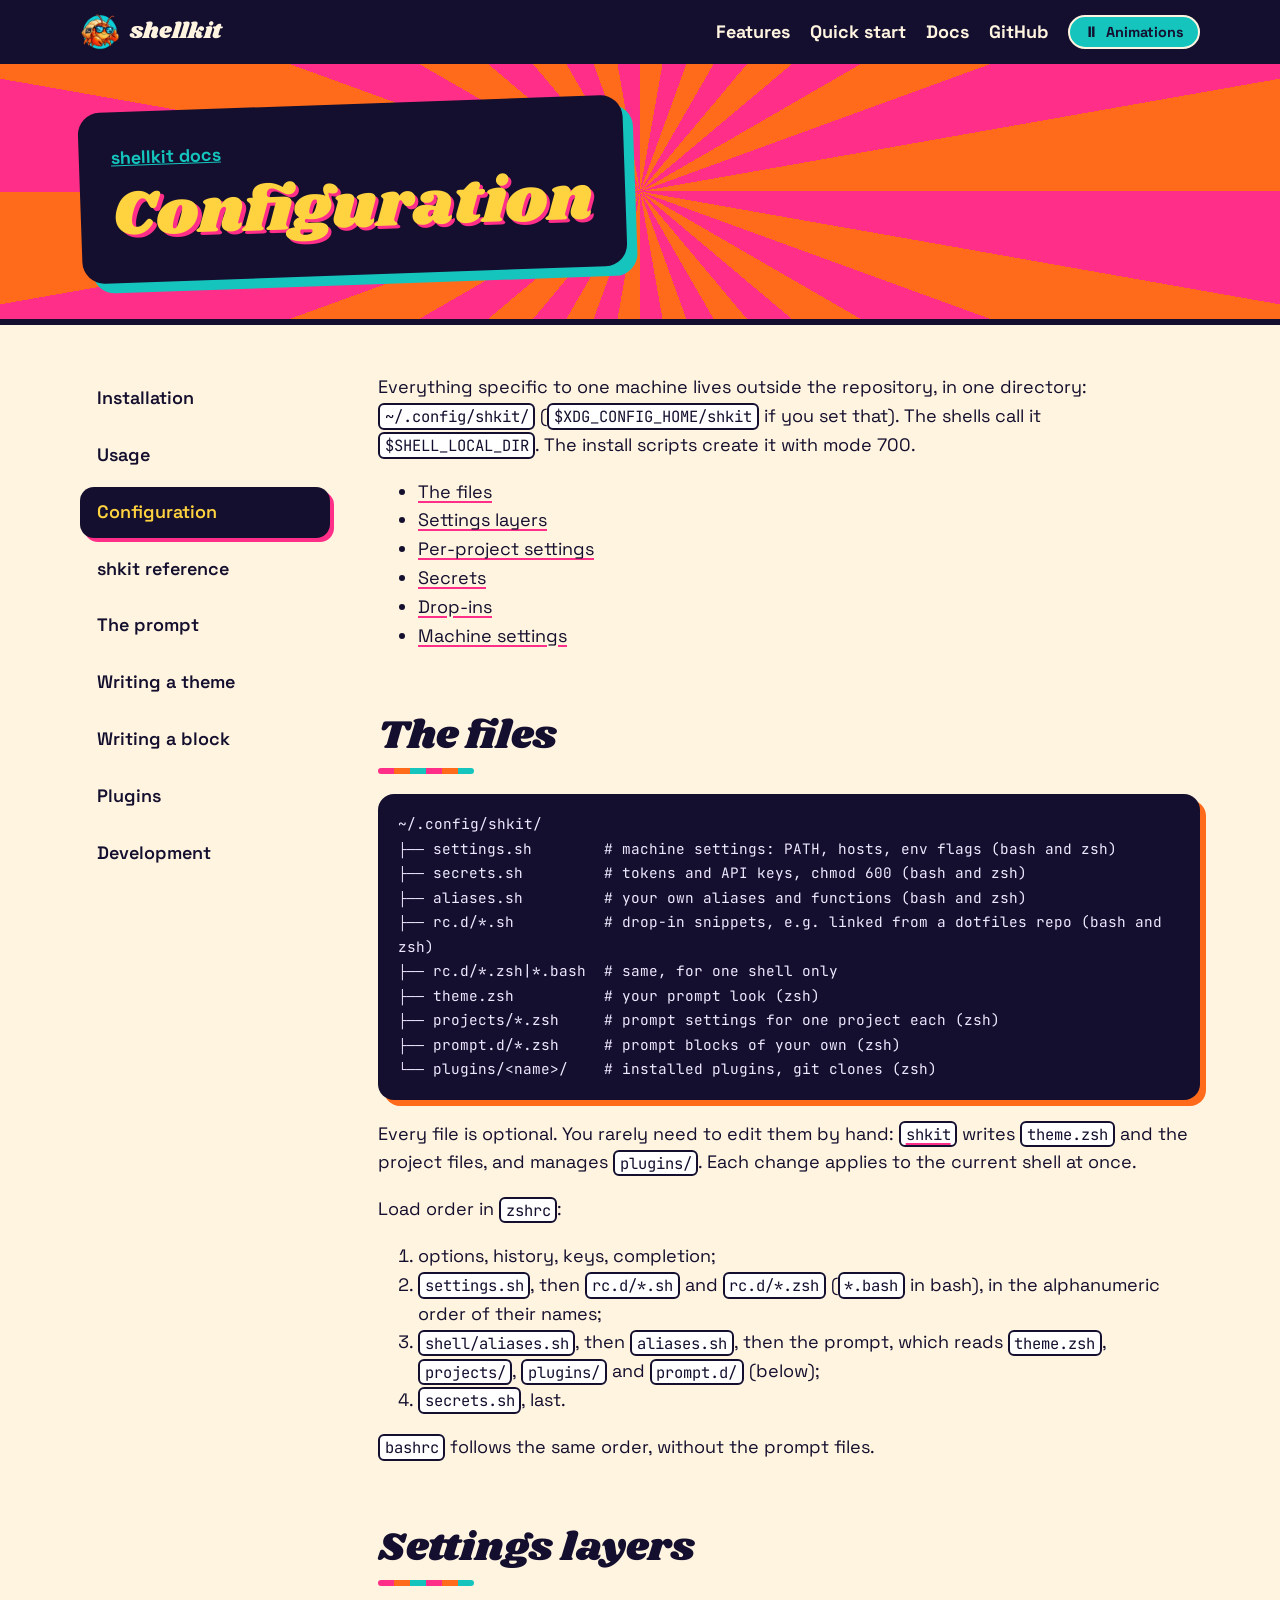
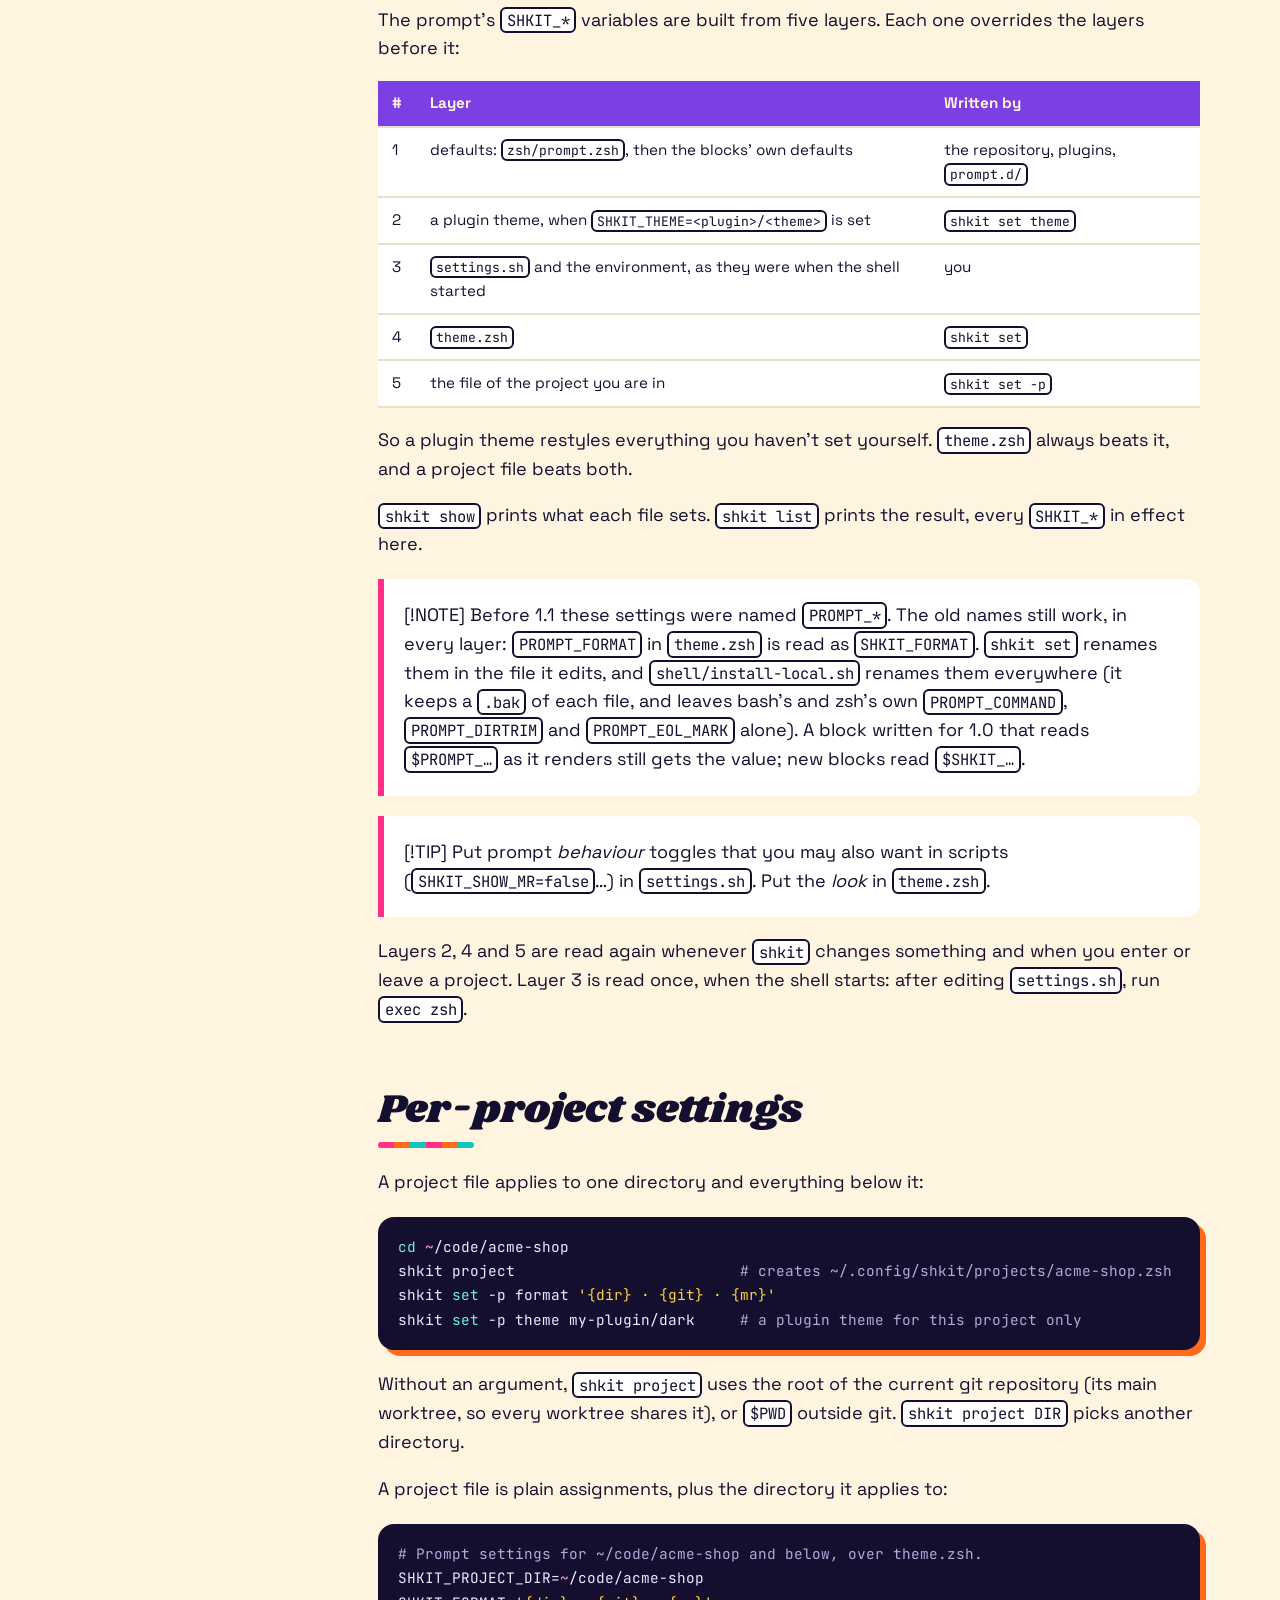
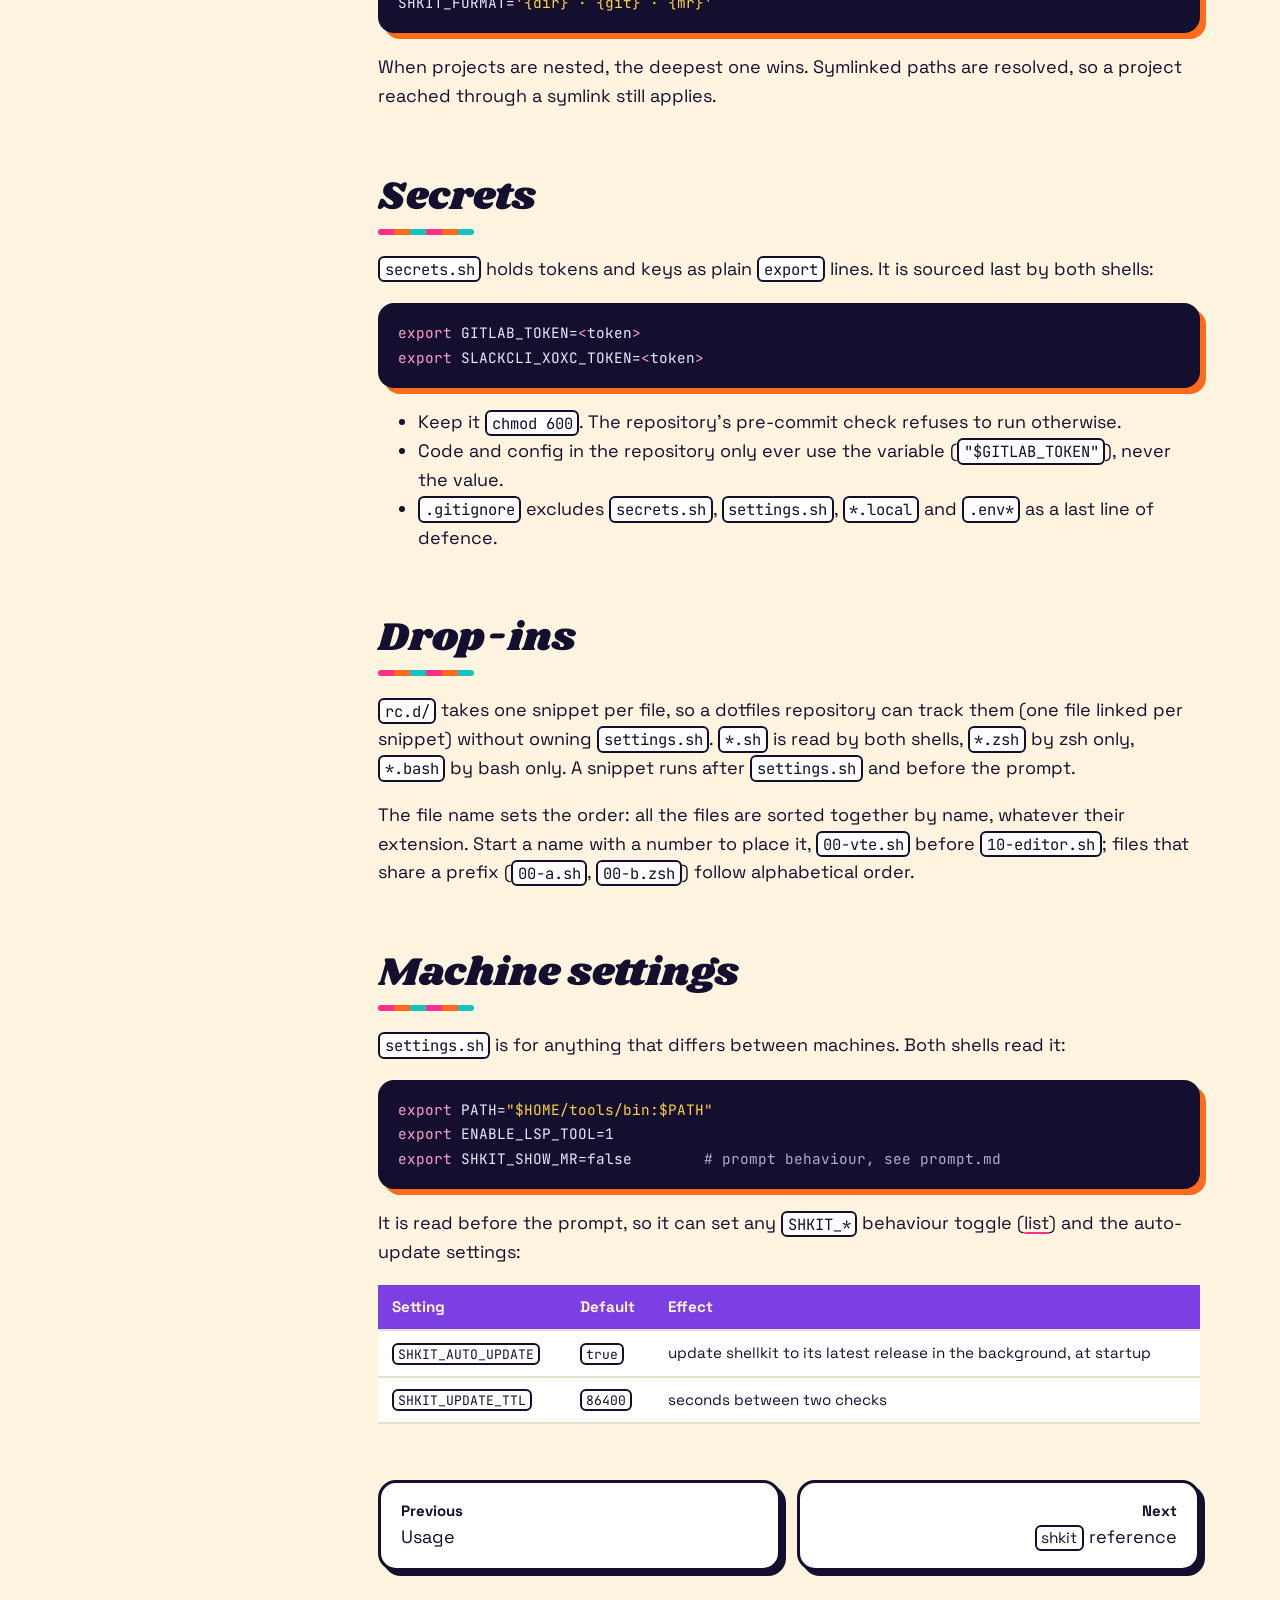
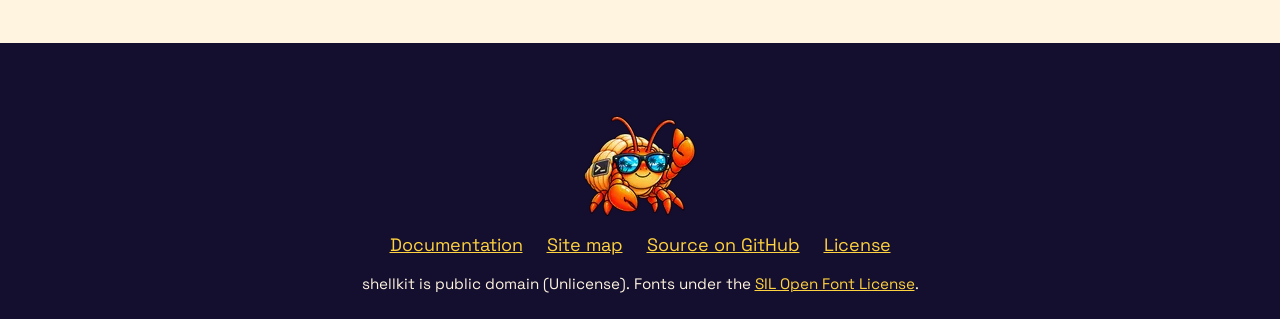
<file: docs/configuration.html>
<!doctype html>
<html lang="en" class="" data-motion="off">
<head>
<meta charset="utf-8">
<meta name="viewport" content="width=device-width, initial-scale=1">
<title>Configuration · shellkit docs</title>
<meta name="description" content="where each setting lives and which one wins">
<link rel="canonical" href="https://fmatsos.github.io/shellkit/docs/configuration.html">
<meta name="theme-color" content="#140f2e">
<meta property="og:type" content="website">
<meta property="og:site_name" content="shellkit">
<meta property="og:locale" content="en_US">
<meta property="og:title" content="Configuration">
<meta property="og:description" content="where each setting lives and which one wins">
<meta property="og:url" content="https://fmatsos.github.io/shellkit/docs/configuration.html">
<meta property="og:image" content="https://fmatsos.github.io/shellkit/assets/og.jpg">
<meta property="og:image:type" content="image/jpeg">
<meta property="og:image:width" content="1200">
<meta property="og:image:height" content="630">
<meta property="og:image:alt" content="shellkit: an orange hermit crab in sunglasses, holding a wrench, dancing on a beach at sunset">
<meta name="twitter:card" content="summary_large_image">
<link rel="icon" href="../assets/favicon.png" type="image/png">
<link rel="apple-touch-icon" href="../assets/apple-touch-icon.png">
<link rel="preload" href="../assets/fonts/shrikhand.woff2" as="font" type="font/woff2" crossorigin>
<link rel="preload" href="../assets/fonts/space-grotesk.woff2" as="font" type="font/woff2" crossorigin>

<style>
/* shellkit site: one stylesheet for the landing page and the docs, inlined by build.py.
   ../ is replaced by the page's path to the site root. Every animation runs only
   under html[data-motion="on"] (set by the head script, toggled by #motion). */
/* optional, not swap: a font that arrives late is skipped for this view instead of reflowing the page (CLS) */
@font-face { font-family: "Shrikhand"; src: url(../assets/fonts/shrikhand.woff2) format("woff2"); font-display: optional; }
@font-face { font-family: "Space Grotesk"; src: url(../assets/fonts/space-grotesk.woff2) format("woff2"); font-weight: 300 700; font-display: optional; }
@font-face { font-family: "JetBrains Mono"; src: url(../assets/fonts/jetbrains-mono.woff2) format("woff2"); font-display: optional; }

:root {
  --orange: #ff6b1a; --magenta: #ff2e88; --teal: #14c4bd; --yellow: #ffd23f;
  --navy: #1d1541; --ink: #140f2e; --cream: #fff4e0; --purple: #7b3fe4; --paper: #fff;
  --radius: 22px; --shadow: 6px 6px 0 var(--ink);
  color-scheme: light;
}
* { box-sizing: border-box; }
html { scroll-behavior: smooth; scroll-padding-top: 88px; }
body {
  margin: 0; background: var(--cream); color: var(--ink);
  font: 1.125rem/1.6 "Space Grotesk", system-ui, sans-serif; overflow-x: hidden;
}
img { max-width: 100%; height: auto; display: block; }
a { color: inherit; }
code, pre, kbd { font-family: "JetBrains Mono", ui-monospace, monospace; }
h1, h2, h3 { line-height: 1.1; margin: 0 0 .5em; }
h1, h2 { font-family: "Shrikhand", cursive; font-weight: 400; }
h2 { font-size: clamp(2rem, 6vw, 3.4rem); }
h3 { font-size: 1.35rem; }
:where(ul.plain, ol.plain) { list-style: none; margin: 0; padding: 0; }
.wrap { width: min(1120px, 100% - 32px); margin-inline: auto; }
.sr-only { position: absolute; width: 1px; height: 1px; margin: -1px; padding: 0; overflow: hidden; clip-path: inset(50%); white-space: nowrap; border: 0; }
:focus-visible { outline: 3px solid var(--ink); outline-offset: 3px; box-shadow: 0 0 0 3px var(--cream); border-radius: 6px; }

/* ---------- header ---------- */
.skip { position: absolute; left: 16px; top: -100px; z-index: 30; background: var(--yellow); color: var(--ink); padding: 10px 18px; border: 3px solid var(--ink); border-radius: 999px; font-weight: 700; }
.skip:focus { top: 12px; }
.top { position: sticky; top: 0; z-index: 20; background: var(--ink); color: var(--cream); }
.top .wrap { display: flex; flex-wrap: wrap; align-items: center; gap: 8px 20px; min-height: 64px; padding: 8px 0; }
.brand { display: flex; align-items: center; gap: 10px; font-family: "Shrikhand", cursive; font-size: 1.4rem; text-decoration: none; margin-right: auto; }
.brand img { width: 40px; height: 40px; }
.top nav ul { display: flex; flex-wrap: wrap; gap: 4px 20px; }
.top nav a { text-decoration: none; font-weight: 700; padding: 6px 0; display: inline-block; }
.top nav a:hover, .top nav a[aria-current] { color: var(--yellow); text-decoration: underline; text-underline-offset: 6px; text-decoration-thickness: 3px; }
#motion {
  font: 700 .9rem "Space Grotesk", sans-serif; color: var(--ink); background: var(--teal); cursor: pointer;
  border: 2px solid var(--cream); border-radius: 999px; padding: 6px 14px; display: inline-flex; gap: 8px; align-items: center;
}
#motion[aria-pressed="false"] { background: var(--cream); }
#motion .on, #motion[aria-pressed="false"] .off { display: none; }
#motion[aria-pressed="false"] .on { display: inline; }
@media (max-width: 700px) { .top nav li.wide { display: none; } }

/* ---------- buttons, chips ---------- */
.btn {
  display: inline-block; padding: 12px 24px; border: 3px solid var(--ink); border-radius: 999px;
  background: var(--yellow); color: var(--ink); font-weight: 700; text-decoration: none; box-shadow: 4px 4px 0 var(--cream);
}
.btn.alt { background: var(--teal); }
.badges { display: flex; flex-wrap: wrap; gap: 10px; margin-top: 22px; font-size: .9rem; font-weight: 700; }
.badges li { border: 2px solid var(--teal); color: var(--cream); padding: 2px 12px; border-radius: 999px; }

/* ---------- hero (landing) and band (docs) ---------- */
.hero, .band { position: relative; overflow: hidden; isolation: isolate; border-bottom: 6px solid var(--ink); background: var(--orange); }
.hero::before, .band::before {
  content: ""; position: absolute; z-index: -1; inset: -60%;
  background: repeating-conic-gradient(from 0deg at 50% 50%, var(--orange) 0 10deg, var(--magenta) 10deg 20deg);
}
.hero .wrap { display: grid; grid-template-columns: 1fr 1.1fr; gap: 40px; align-items: center; padding: 56px 0 120px; }
.sticker {
  background: var(--ink); color: var(--cream); border-radius: var(--radius); padding: 32px;
  box-shadow: 10px 10px 0 var(--teal); transform: rotate(-2deg);
}
.sticker h1 { font-size: clamp(3.2rem, 10vw, 6.4rem); color: var(--yellow); text-shadow: 4px 4px 0 var(--magenta); margin-bottom: .25em; }
.sticker .tag { font-size: clamp(1.1rem, 2.4vw, 1.35rem); font-weight: 600; margin: 0; }
.cta { display: flex; flex-wrap: wrap; gap: 14px; margin-top: 26px; }
.art { border: 6px solid var(--ink); border-radius: var(--radius); box-shadow: 10px 10px 0 var(--ink); background: var(--yellow); transform: rotate(2deg); }
.art img { border-radius: calc(var(--radius) - 6px); }
.walker { position: absolute; left: 0; bottom: 6px; width: 96px; height: 96px; overflow: hidden; display: none; pointer-events: none; }
.walker img { width: 600%; max-width: none; height: 100%; }
@media (max-width: 860px) {
  .hero .wrap { grid-template-columns: 1fr; padding: 32px 0 116px; }
  .art { order: -1; transform: rotate(-1deg); }
  .sticker { transform: none; padding: 24px; }
}
.band .wrap { padding: 40px 0 44px; }
.band .sticker { display: inline-block; max-width: 100%; }
.band h1 { font-size: clamp(2.2rem, 7vw, 4rem); color: var(--yellow); text-shadow: 3px 3px 0 var(--magenta); margin: 0; overflow-wrap: anywhere; }
.band h1 code { font-family: inherit; }
.kicker { margin: 0 0 8px; font-weight: 700; }
.kicker a { color: var(--teal); }

/* ---------- landing: one full-viewport section per screen ---------- */
/* --hh: the sticky header's height, measured by site.js (it wraps on small screens) */
html.landing { scroll-padding-top: var(--hh, 64px); scroll-snap-type: y proximity; }
html.landing.snap { scroll-snap-type: y mandatory; }   /* only when every section fits the viewport */
html.landing.dragging { scroll-snap-type: none; scroll-behavior: auto; }
.sec { position: relative; min-height: calc(100svh - var(--hh, 64px)); display: flex; align-items: center; padding: 56px 0; scroll-snap-align: start; overflow: hidden; }
.sec > .wrap { position: relative; }
.landing .foot { scroll-snap-align: end; }
.hero.sec { padding: 32px 0 112px; }
.hero .wrap { padding: 0; }
.lead { font-size: 1.2rem; max-width: 60ch; }
.center { text-align: center; }
.center .lead { margin-inline: auto; }

.term-wrap { position: relative; margin: 36px auto 0; max-width: 1000px; text-align: left; }
.term { border: 5px solid var(--ink); border-radius: 16px; box-shadow: 10px 10px 0 var(--magenta); overflow: hidden; background: #1e2127; color: #abb2bf; }
.term-bar { display: flex; align-items: center; gap: 8px; padding: 10px 14px; background: #282c34; font: .85rem "JetBrains Mono", monospace; }
.term-bar i { width: 13px; height: 13px; border-radius: 50%; background: #ff5f57; }
.term-bar i:nth-child(2) { background: #febc2e; }
.term-bar i:nth-child(3) { background: #28c840; }
.term-bar span { flex: 1; text-align: center; margin-right: 60px; }
.term-body { padding: 18px 22px; font: clamp(.78rem, 1.6vw, 1.05rem)/1.8 "JetBrains Mono", monospace; }
.term-body p { margin: 0; display: flex; flex-wrap: wrap; white-space: pre-wrap; }
.t-dir, .t-add { color: #98c379; }
.t-git { color: #56b6c2; }
.t-dirty, .t-agent { color: #e5a045; }
.t-del { color: #e06c75; }
.t-q { color: #b39cf5; }
.t-warn { color: #e5c07b; }
.t-mr { position: relative; color: #b39cf5; }
.t-spin { position: absolute; left: 0; display: none; }
.t-right { margin-left: auto; padding-left: 24px; }
.t-cmd { color: #e6e6e6; }
.t-cur { display: inline-block; width: .6em; height: 1.2em; margin-left: 2px; vertical-align: -.2em; background: #9aa0aa; }

.stats { display: grid; grid-template-columns: repeat(3, 1fr); gap: 20px; margin-top: 40px; }
.stats li { background: var(--teal); border: 4px solid var(--ink); border-radius: var(--radius); box-shadow: var(--shadow); padding: 16px; text-align: center; }
.stats li:nth-child(2) { background: var(--yellow); rotate: -2deg; }
.stats li:nth-child(3) { background: var(--orange); }
.stats b { display: block; font-family: "Shrikhand", cursive; font-weight: 400; font-size: clamp(1.8rem, 4vw, 2.5rem); line-height: 1.2; }
@media (max-width: 640px) { .stats { grid-template-columns: 1fr; gap: 12px; } .stats li { padding: 8px; } .stats li:nth-child(2) { rotate: none; } }

.features { background: var(--navy); color: var(--cream); }
.features h2 { color: var(--yellow); }
.cards { position: relative; margin-top: 110px; }  /* room for the crab standing on the cards */
.grid { display: grid; grid-template-columns: repeat(4, 1fr); gap: 24px; }
.card { background: var(--cream); color: var(--ink); border: 4px solid var(--ink); border-radius: var(--radius); box-shadow: 8px 8px 0 var(--c, var(--teal)); overflow: hidden; }
.card img { width: 100%; aspect-ratio: 4 / 3; object-fit: cover; border-bottom: 4px solid var(--ink); }
.card div { padding: 14px 18px 18px; }
.card h3 { font-size: 1.2rem; margin-bottom: .3em; }
.card p { margin: 0; font-size: 1rem; }
.card:nth-child(2) { --c: var(--magenta); }
.card:nth-child(3) { --c: var(--yellow); }
.card:nth-child(4) { --c: var(--orange); }
.walker.on-cards { top: 0; bottom: auto; animation: none; transform-origin: 50% 100%; }  /* placed and moved by site.js */
@media (max-width: 1000px) { .grid { grid-template-columns: repeat(2, 1fr); } }
@media (max-width: 640px) { .cards { margin-top: 84px; } .walker.on-cards { width: 76px; height: 76px; } }
@media (max-width: 640px) {  /* a sideways carousel: the four cards don't fit one screen */
  .grid { display: flex; overflow-x: auto; scroll-snap-type: x mandatory; gap: 16px; padding: 4px 4px 16px; }
  .card { flex: 0 0 min(82%, 340px); scroll-snap-align: center; }
}

.more-sec { background: var(--navy); color: var(--cream); border-top: 6px dashed var(--teal); }
.more-sec h2 { color: var(--yellow); }
.more { display: grid; grid-template-columns: repeat(3, 1fr); gap: 18px; margin-top: 36px; }
.more li { position: relative; border: 3px dashed var(--teal); border-radius: 16px; padding: 16px 18px 16px 52px; }
.more li::before { content: "✓"; position: absolute; left: 14px; top: 14px; width: 26px; height: 26px; border-radius: 50%; background: var(--teal); color: var(--ink); font-weight: 700; display: grid; place-items: center; }
.more b { color: var(--yellow); }
@media (max-width: 1000px) { .more { grid-template-columns: repeat(2, 1fr); } }
@media (max-width: 640px) { .more { grid-template-columns: 1fr; gap: 10px; } .more li { padding: 10px 12px 10px 46px; font-size: 1rem; } .more li::before { top: 10px; } }

.start { background: var(--yellow); }
.steps { display: grid; grid-template-columns: 1fr 1.45fr; gap: 20px 32px; margin-top: 24px; counter-reset: step; }
.steps > li { display: grid; grid-template-columns: 52px 1fr; gap: 14px; align-items: start; counter-increment: step; }
.steps > li:nth-child(2) { grid-column: 2; grid-row: 1 / span 2; }
.steps > li::before {
  content: counter(step); width: 52px; height: 52px; border-radius: 50%; background: var(--magenta); color: var(--ink);
  border: 4px solid var(--ink); display: grid; place-items: center; font-family: "Shrikhand", cursive; font-size: 1.5rem; box-shadow: 4px 4px 0 var(--ink);
}
.steps h3 { margin: 4px 0 2px; }
.steps p { margin: 0; font-size: 1rem; }
.start pre { font-size: .84rem; line-height: 1.6; padding: 14px 16px; }
.needs { margin: 24px 0 0; font-size: 1rem; }
@media (max-width: 900px) { .steps { grid-template-columns: 1fr; } .steps > li:nth-child(2) { grid-column: auto; grid-row: auto; } }
@media (max-width: 560px) { .steps > li { grid-template-columns: 1fr; gap: 6px; } .steps > li::before { width: 44px; height: 44px; font-size: 1.2rem; } }
.code { position: relative; }
.code pre { padding-top: 46px; }  /* the copy button sits above the text, which keeps the full width */
.copy {
  position: absolute; top: 12px; right: 10px; font: 700 .85rem "Space Grotesk", sans-serif; cursor: pointer;
  background: var(--teal); border: 2px solid var(--cream); color: var(--ink); border-radius: 999px; padding: 4px 14px; min-height: 32px;
}

.sec .docs-grid { grid-template-columns: repeat(3, 1fr); }
@media (max-width: 900px) { .sec .docs-grid { grid-template-columns: repeat(2, 1fr); } }
@media (max-width: 480px) { .sec .docs-grid { gap: 10px; } .sec .docs-grid a { padding: 10px 12px; } .sec .docs-grid span { display: none; } }  /* titles only: each page has its summary */

/* the crab buddies: one per section, decorative, only with animations on */
.buddy { position: absolute; z-index: 2; width: 128px; height: 128px; overflow: hidden; display: none; pointer-events: none; }
.buddy img { width: 600%; max-width: none; height: 100%; }
.b-point { left: -34px; top: -118px; }
.b-dance { right: 0; top: -40px; }
.b-type { right: 0; top: -24px; }
.b-read { right: 0; top: -44px; }
@media (max-width: 640px) { .buddy { width: 88px; height: 88px; } .b-point { left: -8px; top: -84px; } .b-dance, .b-type, .b-read { top: -30px; } }

/* the scroll rail: section links, and the crab as a draggable thumb */
.rail { position: fixed; z-index: 15; right: 14px; top: calc(50% + var(--hh, 64px) / 2); translate: 0 -50%; width: 40px; height: min(60vh, 420px); }
.rail::before { content: ""; position: absolute; left: 50%; top: 12px; bottom: 12px; width: 6px; translate: -50% 0; border-radius: 3px; background: var(--ink); box-shadow: 0 0 0 2px var(--cream); }
.rail ol { position: relative; height: 100%; display: flex; flex-direction: column; justify-content: space-between; align-items: center; }
.rail a { position: relative; display: grid; place-items: center; width: 28px; height: 28px; border-radius: 50%; }
.rail a::before { content: ""; width: 14px; height: 14px; border-radius: 50%; background: var(--cream); border: 3px solid var(--ink); }
.rail a[aria-current]::before { background: var(--yellow); scale: 1.3; }
.rail a span { position: absolute; right: 40px; white-space: nowrap; background: var(--ink); color: var(--cream); font-weight: 700; font-size: .9rem; padding: 4px 12px; border-radius: 999px; box-shadow: 3px 3px 0 var(--magenta); opacity: 0; pointer-events: none; }
.rail a:hover span, .rail a:focus-visible span { opacity: 1; }
.rail.quiet a span { opacity: 0 !important; }
.rail-thumb { position: absolute; left: 50%; top: 0; width: 40px; height: 40px; margin-left: -20px; cursor: grab; touch-action: none; }
.rail-thumb:active { cursor: grabbing; }
.rail-thumb img { width: 40px; height: 40px; filter: drop-shadow(2px 2px 0 var(--ink)); }
@media (min-width: 701px) { html.landing { scrollbar-width: none; } html.landing::-webkit-scrollbar { display: none; } }
@media (max-width: 700px) { .rail { display: none; } }

table { width: 100%; border-collapse: collapse; background: var(--paper); font-size: .95rem; }
th, td { padding: 10px 14px; text-align: left; border-bottom: 2px solid #eadfcb; vertical-align: top; }
thead th, th[scope="col"] { background: var(--purple); color: var(--cream); }
caption { text-align: left; font-weight: 700; padding: 0 0 8px; }
.table { margin: 24px 0; overflow-x: auto; border: 4px solid var(--ink); border-radius: 16px; box-shadow: var(--shadow); background: var(--paper); }

.docs-grid { display: grid; grid-template-columns: repeat(auto-fit, minmax(min(230px, 100%), 1fr)); gap: 16px; margin-top: 32px; }
.docs-grid a {
  display: block; height: 100%; text-decoration: none; padding: 18px 20px; border: 3px solid var(--ink); border-radius: 18px;
  background: var(--paper); box-shadow: 5px 5px 0 var(--ink);
}
.docs-grid a:hover { background: var(--teal); }
.docs-grid b { display: block; font-size: 1.1rem; }
.docs-grid span { font-size: .95rem; }

/* ---------- docs ---------- */
.doc { display: grid; grid-template-columns: 250px minmax(0, 1fr); gap: 48px; padding: 48px 0 72px; }
.toc ul { position: sticky; top: 88px; display: grid; gap: 6px; }
.toc a { display: block; text-decoration: none; font-weight: 600; padding: 8px 14px; border: 3px solid transparent; border-radius: 14px; }
.toc a:hover { border-color: var(--ink); background: var(--paper); }
.toc a[aria-current="page"] { background: var(--ink); color: var(--yellow); box-shadow: 4px 4px 0 var(--magenta); }
@media (max-width: 900px) {
  .doc { grid-template-columns: minmax(0, 1fr); gap: 24px; }
  .toc ul { position: static; display: flex; flex-wrap: wrap; }
  .toc a { border-color: var(--ink); background: var(--paper); padding: 4px 12px; }
}
.prose { max-width: 78ch; }
.prose > :first-child { margin-top: 0; }
.prose h2 { font-size: clamp(1.8rem, 5vw, 2.5rem); margin-top: 1.6em; }
.prose h2::after { content: ""; display: block; width: 96px; height: 6px; margin-top: 10px; border-radius: 3px; background: repeating-linear-gradient(90deg, var(--magenta) 0 16px, var(--orange) 16px 32px, var(--teal) 32px 48px); }
.prose h3 { margin-top: 1.6em; }
.prose a { text-decoration-color: var(--magenta); text-decoration-thickness: 2px; text-underline-offset: 3px; }
.prose a:hover { background: var(--yellow); }
.prose :not(pre) > code { background: var(--paper); border: 2px solid var(--ink); border-radius: 6px; padding: .05em .3em; font-size: .86em; overflow-wrap: anywhere; }
.prose h3 code { font-size: .9em; }
pre {
  margin: 12px 0 0; padding: 18px 20px; background: var(--ink); color: #eee8ff; border-radius: 16px;
  box-shadow: 6px 6px 0 var(--orange); font-size: .9rem; line-height: 1.7; white-space: pre-wrap; overflow-wrap: anywhere;
}
.prose pre { margin: 20px 0; }
pre .c, .pl-c { color: #b3aad9; }
pre .p { color: var(--teal); }
.pl-s, .pl-pds { color: var(--yellow); }
.pl-k { color: #ff9ccd; }
.pl-c1, .pl-v { color: #6ff0e8; }
.pl-en { color: #ffb487; }
.pl-ent { color: #a6f0a6; }
kbd { background: var(--paper); border: 2px solid var(--ink); border-bottom-width: 4px; border-radius: 8px; padding: 0 .4em; font-size: .85em; }
.prose blockquote { margin: 20px 0; padding: 4px 20px; border-left: 6px solid var(--magenta); background: var(--paper); border-radius: 0 14px 14px 0; }
.markdown-alert { margin: 24px 0; padding: 14px 20px; background: var(--paper); border: 4px solid var(--ink); border-radius: 16px; box-shadow: 6px 6px 0 var(--a, var(--teal)); }
.markdown-alert > :last-child { margin-bottom: 0; }
.markdown-alert-title { display: flex; align-items: center; gap: 8px; font-weight: 700; margin: 0 0 6px; }
.markdown-alert svg { fill: currentColor; }
.markdown-alert-tip { --a: var(--yellow); }
.markdown-alert-warning, .markdown-alert-caution, .markdown-alert-important { --a: var(--magenta); }
.prose img { border: 5px solid var(--ink); border-radius: 16px; box-shadow: 8px 8px 0 var(--magenta); margin: 12px 0; }
.pager { display: flex; flex-wrap: wrap; justify-content: space-between; gap: 16px; margin-top: 56px; }
.pager a { flex: 1 1 240px; text-decoration: none; padding: 16px 20px; border: 3px solid var(--ink); border-radius: 18px; background: var(--paper); box-shadow: 5px 5px 0 var(--ink); }
.pager a:hover { background: var(--teal); }
.pager .next { text-align: right; }
.pager small { display: block; font-weight: 700; }

/* ---------- footer ---------- */
.foot { background: var(--ink); color: var(--cream); padding: 48px 0; text-align: center; }
.dancer { width: 128px; height: 128px; margin: 0 auto 12px; overflow: hidden; }
.foot ul { display: flex; flex-wrap: wrap; justify-content: center; gap: 8px 24px; margin: 12px 0; }
.foot a { color: var(--yellow); }
.foot p { margin: 8px 0 0; font-size: .95rem; }

/* ---------- fun: every loop and every "not shown yet" state needs [data-motion="on"] ---------- */
@keyframes spin { to { transform: rotate(1turn); } }
@keyframes bob { 50% { translate: 0 -10px; } }
@keyframes frames { to { transform: translateX(-100%); } }
@keyframes walk {
  0% { transform: translateX(-110px); } 49.9% { transform: translateX(calc(100vw + 10px)) scaleX(1); }
  50% { transform: translateX(calc(100vw + 10px)) scaleX(-1); } 100% { transform: translateX(-110px) scaleX(-1); }
}
@keyframes wiggle { 25% { rotate: -2deg; } 75% { rotate: 2deg; } }
@keyframes boing { 30% { scale: 1.12 .9; } 60% { scale: .95 1.08; } }
@keyframes pop { to { transform: translate(var(--dx), var(--dy)) rotate(var(--r)); opacity: 0; } }
@keyframes sway { 0%, 100% { transform: translateY(0) rotate(-5deg); } 25%, 75% { transform: translateY(-10px) rotate(0deg); } 50% { transform: translateY(0) rotate(5deg); } }
@keyframes seg { from { opacity: 0; transform: translateY(8px); } }
@keyframes spinner { 0%, 48% { opacity: 0; } 49%, 99% { opacity: 1; } 100% { opacity: 0; } }
@keyframes type { from { width: 0; } }
@keyframes blink { 50% { opacity: 0; } }
@keyframes tick { from { scale: 0; rotate: -120deg; } }
@keyframes buddyin { from { opacity: 0; transform: translateY(48px) scale(.5); } }

[data-motion="on"] .hero::before, [data-motion="on"] .band::before { animation: spin 90s linear infinite; }
[data-motion="on"] .art { animation: bob 5s ease-in-out infinite; transition: transform .2s; transform: rotate(2deg) perspective(900px) rotateX(var(--ty, 0deg)) rotateY(var(--tx, 0deg)); }
[data-motion="on"] .walker { display: block; animation: walk 26s linear infinite; }
[data-motion="on"] .walker.on-cards { animation: none; }
[data-motion="on"] .walker img { animation: frames .7s steps(6) infinite; }
[data-motion="on"] .buddy { display: block; }
[data-motion="on"] .buddy img { animation: frames 1.3s steps(6) infinite; }
[data-motion="on"] .b-dance img { animation-duration: 2.2s; }   /* slow steps under a smooth sway read as fluid */
[data-motion="on"] .dancer { animation: sway 3.2s ease-in-out infinite; }
[data-motion="on"] .dancer img { animation: frames 1.8s steps(6) infinite; }
[data-motion="on"] .t-cur { animation: blink 1.1s steps(1) infinite; }
[data-motion="on"] .docs-grid a:hover, [data-motion="on"] .pager a:hover { animation: wiggle .4s ease-in-out; }
[data-motion="on"] .btn:hover, [data-motion="on"] .copy:hover, [data-motion="on"] .stats li:hover, [data-motion="on"] .brand:hover img { animation: boing .5s ease-in-out; }

/* a section plays its entrance each time it becomes the current one (site.js adds .active); under 5 s */
[data-motion="on"].ready .enter { transition: opacity .6s, transform .7s cubic-bezier(.3, 1.5, .5, 1); transition-delay: calc(var(--d, 0) * 110ms); }
[data-motion="on"].ready .sec:not(.active) .enter { opacity: 0; transform: translateY(40px) scale(.95); transition-delay: 0s; }
[data-motion="on"].ready .sec:not(.active) :is(.buddy, .seg, .ln) { opacity: 0; }
[data-motion="on"].ready .sec:not(.active) .more li::before { opacity: 0; }
[data-motion="on"].ready .sec.active .buddy { animation: buddyin .7s cubic-bezier(.3, 1.5, .5, 1) .4s both; }
[data-motion="on"].ready .sec.active .b-dance { transform-origin: 50% 100%; animation: buddyin 1s cubic-bezier(.22, 1.2, .36, 1) .5s both, dance 3.6s ease-in-out 1.5s infinite; }
@keyframes dance { 25% { rotate: -4deg; translate: -3px -6px; } 50% { rotate: 0deg; translate: 0 0; } 75% { rotate: 4deg; translate: 3px -6px; } }
[data-motion="on"].ready .more-sec .enter { transition: opacity .9s ease-out, transform 1.1s cubic-bezier(.22, 1, .36, 1); transition-delay: calc(var(--d, 0) * 160ms); }
[data-motion="on"].ready .sec.active .more li::before { animation: tick .7s cubic-bezier(.3, 1.3, .5, 1) calc(var(--d, 0) * 160ms + .7s) both; }
[data-motion="on"].ready .sec.active .seg { animation: seg .35s calc(var(--t) * 1s + .5s) both; }
[data-motion="on"].ready .sec.active .t-spin { display: inline-block; animation: spinner 2.8s linear both, spin .8s linear infinite; }
[data-motion="on"].ready .sec.active .t-cmd { display: inline-block; width: 8ch; overflow: hidden; white-space: nowrap; vertical-align: bottom; animation: type .8s steps(8) 3.1s both; }
[data-motion="on"].ready .sec.active .more li::before { animation: tick .45s cubic-bezier(.3, 1.6, .5, 1) calc(var(--d, 0) * 110ms + .5s) both; }
[data-motion="on"].ready .sec.active .ln { animation: seg .3s calc(var(--i) * .22s + var(--d, 0) * .3s + .5s) both; }
.confetti { position: fixed; z-index: 40; width: 10px; height: 10px; border-radius: 3px; pointer-events: none; animation: pop .9s cubic-bezier(.2, .7, .4, 1) forwards; }
.dancer img { max-width: none; width: 768px; height: 128px; }
main:focus { outline: none; box-shadow: none; }
.doc.one { grid-template-columns: minmax(0, 1fr); }
.table code { overflow-wrap: normal; white-space: nowrap; }
html[data-motion="off"] { scroll-behavior: auto; }
.toc code, .pager code, .docs-grid code { font-family: inherit; }

/* the transition between sections: a full-screen veil, shaped by site.js, dressed by its kind */
.veil { display: none; position: fixed; inset: 0; z-index: 60; place-items: center; pointer-events: none; background: var(--navy); }
.veil.on { display: grid; }
.veil-line { font: 400 clamp(2.2rem, 1.4rem + 4vw, 4.4rem) "Shrikhand", cursive; color: var(--yellow); text-shadow: 2px 2px 0 var(--ink), -2px -2px 0 var(--ink), 2px -2px 0 var(--ink), -2px 2px 0 var(--ink), 0 2px 0 var(--ink), 0 -2px 0 var(--ink), 6px 6px 0 var(--ink); padding: 0 16px; text-align: center; }
.veil[data-kind="wave"] { background: linear-gradient(180deg, #fff4e0 0 2%, var(--teal) 6%, #0e8f8a 100%); }
.veil[data-kind="segments"] { background: linear-gradient(115deg, var(--orange) 0 25%, var(--magenta) 25% 50%, var(--purple) 50% 75%, var(--teal) 75%); }
.veil[data-kind="sunburst"] { background: repeating-conic-gradient(from 0deg at 50% 50%, var(--yellow) 0 10deg, var(--orange) 10deg 20deg); }
.veil[data-kind="sunburst"] .veil-line { color: var(--cream); }
.veil[data-kind="dots"] { background: radial-gradient(var(--cream) 22%, transparent 24%) 0 0 / 36px 36px, var(--magenta); }
.veil[data-kind="dots"] .veil-line { color: var(--yellow); }
.veil[data-kind="shell"] { background: repeating-linear-gradient(45deg, var(--orange) 0 18px, #ff8a40 18px 36px); }
.veil[data-kind="shell"] .veil-line { color: var(--cream); }
.veil[data-kind="book"] { background: var(--purple); box-shadow: inset 0 0 0 10px var(--ink), inset 0 0 0 14px var(--yellow); }

</style>
<script>
/* animations: on unless the visitor turned them off here, or asks for reduced motion */
try { var m = localStorage.getItem("shkit-motion"); } catch (e) {}
document.documentElement.dataset.motion = m || (matchMedia("(prefers-reduced-motion: reduce)").matches ? "off" : "on");
</script>
</head>
<body>
<a class="skip" href="#main">Skip to content</a>
<header class="top">
  <div class="wrap">
    <a class="brand" href="../"><img src="../assets/mascot-96.webp" alt="" width="96" height="96">shellkit</a>
    <nav aria-label="Main">
      <ul class="plain">
        <li class="wide"><a href="../#features">Features</a></li>
        <li class="wide"><a href="../#start">Quick start</a></li>
        <li><a href="../docs/">Docs</a></li>
        <li><a href="https://github.com/fmatsos/shellkit">GitHub</a></li>
      </ul>
    </nav>
    <button id="motion" type="button" aria-pressed="true" hidden><span aria-hidden="true" class="off">⏸</span><span aria-hidden="true" class="on">▶</span>Animations</button>
  </div>
</header>
<main id="main" tabindex="-1">
<div class="band"><div class="wrap"><div class="sticker"><p class="kicker"><a href="index.html">shellkit docs</a></p><h1>Configuration</h1></div></div></div>
<div class="wrap doc">
<nav class="toc" aria-label="Documentation pages"><ul class="plain">
<li><a href="installation.html">Installation</a></li>
<li><a href="usage.html">Usage</a></li>
<li><a href="configuration.html" aria-current="page">Configuration</a></li>
<li><a href="shkit.html"><code>shkit</code> reference</a></li>
<li><a href="prompt.html">The prompt</a></li>
<li><a href="themes.html">Writing a theme</a></li>
<li><a href="blocks.html">Writing a block</a></li>
<li><a href="plugins.html">Plugins</a></li>
<li><a href="development.html">Development</a></li>
</ul></nav>
<div class="prose">
<p>Everything specific to one machine lives outside the repository, in one directory:
<code>~/.config/shkit/</code> (<code>$XDG_CONFIG_HOME/shkit</code> if you set that). The shells call it
<code>$SHELL_LOCAL_DIR</code>. The install scripts create it with mode 700.</p>
<ul>
<li><a href="#the-files">The files</a></li>
<li><a href="#settings-layers">Settings layers</a></li>
<li><a href="#per-project-settings">Per-project settings</a></li>
<li><a href="#secrets">Secrets</a></li>
<li><a href="#drop-ins">Drop-ins</a></li>
<li><a href="#machine-settings">Machine settings</a></li>
</ul>
<h2 id="the-files">The files</h2>
<pre><code>~/.config/shkit/
├── settings.sh        # machine settings: PATH, hosts, env flags (bash and zsh)
├── secrets.sh         # tokens and API keys, chmod 600 (bash and zsh)
├── aliases.sh         # your own aliases and functions (bash and zsh)
├── rc.d/*.sh          # drop-in snippets, e.g. linked from a dotfiles repo (bash and zsh)
├── rc.d/*.zsh|*.bash  # same, for one shell only
├── theme.zsh          # your prompt look (zsh)
├── projects/*.zsh     # prompt settings for one project each (zsh)
├── prompt.d/*.zsh     # prompt blocks of your own (zsh)
└── plugins/&lt;name&gt;/    # installed plugins, git clones (zsh)
</code></pre>
<p>Every file is optional. You rarely need to edit them by hand:
<a href="shkit.html"><code>shkit</code></a> writes <code>theme.zsh</code> and the project files, and manages
<code>plugins/</code>. Each change applies to the current shell at once.</p>
<p>Load order in <code>zshrc</code>:</p>
<ol>
<li>options, history, keys, completion;</li>
<li>
<code>settings.sh</code>, then <code>rc.d/*.sh</code> and <code>rc.d/*.zsh</code> (<code>*.bash</code> in bash), in the alphanumeric order of their names;</li>
<li>
<code>shell/aliases.sh</code>, then <code>aliases.sh</code>, then the prompt, which reads <code>theme.zsh</code>, <code>projects/</code>,
<code>plugins/</code> and <code>prompt.d/</code> (below);</li>
<li>
<code>secrets.sh</code>, last.</li>
</ol>
<p><code>bashrc</code> follows the same order, without the prompt files.</p>
<h2 id="settings-layers">Settings layers</h2>
<p>The prompt's <code>SHKIT_*</code> variables are built from five layers. Each one overrides
the layers before it:</p>
<table>
<thead>
<tr>
<th>#</th>
<th>Layer</th>
<th>Written by</th>
</tr>
</thead>
<tbody>
<tr>
<td>1</td>
<td>defaults: <code>zsh/prompt.zsh</code>, then the blocks' own defaults</td>
<td>the repository, plugins, <code>prompt.d/</code>
</td>
</tr>
<tr>
<td>2</td>
<td>a plugin theme, when <code>SHKIT_THEME=&lt;plugin&gt;/&lt;theme&gt;</code> is set</td>
<td><code>shkit set theme</code></td>
</tr>
<tr>
<td>3</td>
<td>
<code>settings.sh</code> and the environment, as they were when the shell started</td>
<td>you</td>
</tr>
<tr>
<td>4</td>
<td><code>theme.zsh</code></td>
<td><code>shkit set</code></td>
</tr>
<tr>
<td>5</td>
<td>the file of the project you are in</td>
<td><code>shkit set -p</code></td>
</tr>
</tbody>
</table>
<p>So a plugin theme restyles everything you haven't set yourself. <code>theme.zsh</code> always
beats it, and a project file beats both.</p>
<p><code>shkit show</code> prints what each file sets. <code>shkit list</code> prints the result, every
<code>SHKIT_*</code> in effect here.</p>
<blockquote>
<p>[!NOTE]
Before 1.1 these settings were named <code>PROMPT_*</code>. The old names still work, in every
layer: <code>PROMPT_FORMAT</code> in <code>theme.zsh</code> is read as <code>SHKIT_FORMAT</code>. <code>shkit set</code> renames
them in the file it edits, and <code>shell/install-local.sh</code> renames them everywhere (it
keeps a <code>.bak</code> of each file, and leaves bash's and zsh's own <code>PROMPT_COMMAND</code>,
<code>PROMPT_DIRTRIM</code> and <code>PROMPT_EOL_MARK</code> alone). A block written for 1.0 that reads
<code>$PROMPT_…</code> as it renders still gets the value; new blocks read <code>$SHKIT_…</code>.</p>
</blockquote>
<blockquote>
<p>[!TIP]
Put prompt <em>behaviour</em> toggles that you may also want in scripts
(<code>SHKIT_SHOW_MR=false</code>…) in <code>settings.sh</code>. Put the <em>look</em> in <code>theme.zsh</code>.</p>
</blockquote>
<p>Layers 2, 4 and 5 are read again whenever <code>shkit</code> changes something and when you
enter or leave a project. Layer 3 is read once, when the shell starts: after
editing <code>settings.sh</code>, run <code>exec zsh</code>.</p>
<h2 id="per-project-settings">Per-project settings</h2>
<p>A project file applies to one directory and everything below it:</p>
<div class="highlight highlight-source-shell"><pre><span class="pl-c1">cd</span> <span class="pl-k">~</span>/code/acme-shop
shkit project                         <span class="pl-c"><span class="pl-c">#</span> creates ~/.config/shkit/projects/acme-shop.zsh</span>
shkit <span class="pl-c1">set</span> -p format <span class="pl-s"><span class="pl-pds">'</span>{dir} · {git} · {mr}<span class="pl-pds">'</span></span>
shkit <span class="pl-c1">set</span> -p theme my-plugin/dark     <span class="pl-c"><span class="pl-c">#</span> a plugin theme for this project only</span></pre></div>
<p>Without an argument, <code>shkit project</code> uses the root of the current git repository
(its main worktree, so every worktree shares it), or <code>$PWD</code> outside git.
<code>shkit project DIR</code> picks another directory.</p>
<p>A project file is plain assignments, plus the directory it applies to:</p>
<div class="highlight highlight-source-shell"><pre><span class="pl-c"><span class="pl-c">#</span> Prompt settings for ~/code/acme-shop and below, over theme.zsh.</span>
SHKIT_PROJECT_DIR=<span class="pl-k">~</span>/code/acme-shop
SHKIT_FORMAT=<span class="pl-s"><span class="pl-pds">'</span>{dir} · {git} · {mr}<span class="pl-pds">'</span></span></pre></div>
<p>When projects are nested, the deepest one wins. Symlinked paths are resolved, so
a project reached through a symlink still applies.</p>
<h2 id="secrets">Secrets</h2>
<p><code>secrets.sh</code> holds tokens and keys as plain <code>export</code> lines. It is sourced last by
both shells:</p>
<div class="highlight highlight-source-shell"><pre><span class="pl-k">export</span> GITLAB_TOKEN=<span class="pl-k">&lt;</span>token<span class="pl-k">&gt;</span>
<span class="pl-k">export</span> SLACKCLI_XOXC_TOKEN=<span class="pl-k">&lt;</span>token<span class="pl-k">&gt;</span></pre></div>
<ul>
<li>Keep it <code>chmod 600</code>. The repository's pre-commit check refuses to run otherwise.</li>
<li>Code and config in the repository only ever use the variable (<code>"$GITLAB_TOKEN"</code>),
never the value.</li>
<li>
<code>.gitignore</code> excludes <code>secrets.sh</code>, <code>settings.sh</code>, <code>*.local</code> and <code>.env*</code> as a
last line of defence.</li>
</ul>
<h2 id="drop-ins">Drop-ins</h2>
<p><code>rc.d/</code> takes one snippet per file, so a dotfiles repository can track them (one file linked
per snippet) without owning <code>settings.sh</code>. <code>*.sh</code> is read by both shells, <code>*.zsh</code> by zsh only,
<code>*.bash</code> by bash only. A snippet runs after <code>settings.sh</code> and before the prompt.</p>
<p>The file name sets the order: all the files are sorted together by name, whatever their
extension. Start a name with a number to place it, <code>00-vte.sh</code> before <code>10-editor.sh</code>; files
that share a prefix (<code>00-a.sh</code>, <code>00-b.zsh</code>) follow alphabetical order.</p>
<h2 id="machine-settings">Machine settings</h2>
<p><code>settings.sh</code> is for anything that differs between machines. Both shells read it:</p>
<div class="highlight highlight-source-shell"><pre><span class="pl-k">export</span> PATH=<span class="pl-s"><span class="pl-pds">"</span><span class="pl-smi">$HOME</span>/tools/bin:<span class="pl-smi">$PATH</span><span class="pl-pds">"</span></span>
<span class="pl-k">export</span> ENABLE_LSP_TOOL=1
<span class="pl-k">export</span> SHKIT_SHOW_MR=false        <span class="pl-c"><span class="pl-c">#</span> prompt behaviour, see prompt.md</span></pre></div>
<p>It is read before the prompt, so it can set any <code>SHKIT_*</code> behaviour toggle
(<a href="prompt.html#behaviour">list</a>) and the auto-update settings:</p>
<table>
<thead>
<tr>
<th>Setting</th>
<th>Default</th>
<th>Effect</th>
</tr>
</thead>
<tbody>
<tr>
<td><code>SHKIT_AUTO_UPDATE</code></td>
<td><code>true</code></td>
<td>update shellkit to its latest release in the background, at startup</td>
</tr>
<tr>
<td><code>SHKIT_UPDATE_TTL</code></td>
<td><code>86400</code></td>
<td>seconds between two checks</td>
</tr>
</tbody>
</table>

<nav class="pager" aria-label="Previous and next pages"><a class="prev" href="usage.html"><small>Previous</small>Usage</a><a class="next" href="shkit.html"><small>Next</small><code>shkit</code> reference</a></nav>
</div>
</div>
</main>
<footer class="foot">
  <div class="wrap">
    <div class="dancer" aria-hidden="true"><img src="[data-uri]" data-src="../assets/crab-dance.webp" alt="" width="768" height="128"></div>
    <nav aria-label="Footer">
      <ul class="plain">
        <li><a href="../docs/">Documentation</a></li>
        <li><a href="../sitemap.html">Site map</a></li>
        <li><a href="https://github.com/fmatsos/shellkit">Source on GitHub</a></li>
        <li><a href="https://github.com/fmatsos/shellkit/blob/main/LICENSE">License</a></li>
      </ul>
    </nav>
    <p>shellkit is public domain (Unlicense). Fonts under the <a href="../assets/fonts/LICENSE.txt">SIL Open Font License</a>.</p>
  </div>
</footer>
<p class="sr-only" role="status" id="status"></p>
<script>
/* shellkit site: the animations switch, copy buttons, hero tilt; on the landing page the
   full-screen sections, their entrances and the scroll rail. */
(() => {
  const html = document.documentElement, btn = document.getElementById("motion"), status = document.getElementById("status");
  const on = () => html.dataset.motion === "on";

  // decorative sprites: loaded after the page, and only while animations are on
  let loaded = false;
  const sprites = () => {
    if (loaded || !on() || document.readyState !== "complete") return;
    loaded = true;
    document.querySelectorAll("img[data-src]").forEach(i => { i.src = i.dataset.src; });
  };
  addEventListener("load", sprites);

  // RGAA 13.8: every looping animation can be stopped, and the choice sticks
  btn.hidden = false;
  btn.setAttribute("aria-pressed", String(on()));
  btn.addEventListener("click", () => {
    html.dataset.motion = on() ? "off" : "on";
    btn.setAttribute("aria-pressed", String(on()));
    try { localStorage.setItem("shkit-motion", html.dataset.motion); } catch (e) {}
    sprites();
  });

  // copy buttons: the commands without prompts or comments, a status message, confetti
  const colors = ["#ff6b1a", "#ff2e88", "#14c4bd", "#ffd23f", "#7b3fe4"];
  const confetti = (x, y) => {
    for (let i = 0; i < 24; i++) {
      const c = document.createElement("span"), a = Math.random() * 2 * Math.PI, d = 60 + Math.random() * 90;
      c.className = "confetti";
      c.style.cssText = `left:${x}px;top:${y}px;background:${colors[i % colors.length]};--dx:${Math.cos(a) * d}px;--dy:${Math.sin(a) * d}px;--r:${Math.random() * 720}deg`;
      c.addEventListener("animationend", () => c.remove());
      document.body.append(c);
    }
  };
  document.querySelectorAll(".copy").forEach(b => b.addEventListener("click", () => {
    const text = b.previousElementSibling.innerText.split("\n")
      .map(l => l.replace(/^\$ /, "").replace(/\s+# .*$/, "")).join("\n").trim();
    navigator.clipboard.writeText(text).then(() => {
      status.textContent = "Commands copied to the clipboard.";
      if (on()) { const r = b.getBoundingClientRect(); confetti(r.left + r.width / 2, r.top + r.height / 2); }
    }, () => { status.textContent = "Copy failed: select the commands and copy them by hand."; });
    setTimeout(() => { status.textContent = ""; }, 4000);
  }));

  // hero art follows the pointer a little
  const art = document.querySelector(".art");
  if (art && matchMedia("(hover: hover)").matches) {
    art.parentElement.addEventListener("pointermove", e => {
      const r = art.getBoundingClientRect();
      art.style.setProperty("--tx", ((e.clientX - r.left) / r.width - .5) * 10 + "deg");
      art.style.setProperty("--ty", ((e.clientY - r.top) / r.height - .5) * -10 + "deg");
    });
    art.parentElement.addEventListener("pointerleave", () => { art.style.removeProperty("--tx"); art.style.removeProperty("--ty"); });
  }

  if (!html.classList.contains("landing")) return;

  // ---- landing: sections, one screen each ----
  const secs = [...document.querySelectorAll(".sec")], top = document.querySelector(".top");
  const links = [...document.querySelectorAll(".rail a")];
  const max = () => document.documentElement.scrollHeight - innerHeight;

  // the typed lines of the quick start: one span per line, shown one after the other
  document.querySelectorAll(".start pre").forEach(pre => {
    pre.innerHTML = pre.innerHTML.split("\n").map((l, i) => `<span class="ln" style="--i:${i}">${l}</span>`).join("\n");
  });

  // mandatory snapping only when every section fits the screen; proximity otherwise (zoom, small screens)
  const fit = () => {
    html.style.setProperty("--hh", top.offsetHeight + "px");
    const room = innerHeight - top.offsetHeight + 1;
    html.classList.toggle("snap", secs.every(s => s.offsetHeight <= room));
  };
  new ResizeObserver(fit).observe(top);
  // the features' crab jumps from card to card, and each card gives under it; positions come
  // from the cards themselves, so it works on 4 columns, 2 x 2 and the phone carousel alike
  const cards = document.querySelector(".cards"), grid = cards.querySelector(".grid"), hopper = cards.querySelector(".walker");
  const features = document.getElementById("features"), all = [...grid.children];
  let at = -1, timer;
  const spot = c => {  // standing on card c, in .cards coordinates
    const r = cards.getBoundingClientRect(), k = c.getBoundingClientRect();
    return [k.left - r.left + (k.width - hopper.offsetWidth) / 2, k.top - r.top - hopper.offsetHeight + 8];
  };
  // position in `translate`, the outermost transform: `scale` then squashes the crab around its feet
  // without scaling its offset, and `transform` only holds the flip, kept after landing
  const pose = ([x, y]) => `${x}px ${y}px`;
  const stand = () => { if (at >= 0) hopper.style.translate = pose(spot(all[at])); };
  const hop = () => {
    clearTimeout(timer);
    if (!on() || cur !== features) return;   // only while it can be seen
    const g = grid.getBoundingClientRect();
    // the cards fully in view, first row only: landing on a lower row would cover the text above it
    const seen = all.filter(c => { const k = c.getBoundingClientRect(); return k.left >= g.left - 2 && k.right <= g.right + 2 && k.top < all[0].getBoundingClientRect().bottom; });
    if (!seen.length) { timer = setTimeout(hop, 800); return; }
    const next = seen.find(c => all.indexOf(c) > at) || seen[0];   // one card in view: it bounces on it
    const from = at >= 0 ? spot(all[at]) : spot(next), to = spot(next);
    const dx = to[0] - from[0], dy = to[1] - from[1], dist = Math.hypot(dx, dy);
    if (Math.abs(dx) > 1) hopper.style.transform = dx < 0 ? "scaleX(-1)" : "";
    // a ballistic arc: x linear in time, y a parabola, sampled finely so nothing reads as a corner
    const height = Math.min(150, 50 + dist * .18), duration = Math.min(1150, 650 + dist * .6), n = 24;
    const frames = Array.from({ length: n + 1 }, (_, i) => {
      const t = i / n;
      return { translate: pose([from[0] + dx * t, from[1] + dy * t - 4 * height * t * (1 - t)]) };
    });
    // anticipation: crouch, stretch on take-off, squash on landing
    const crouch = hopper.animate([{ scale: "1 1" }, { scale: "1.08 .9" }], { duration: 160, easing: "ease-out", fill: "forwards" });
    crouch.onfinish = () => {
      crouch.cancel();
      hopper.animate([{ scale: "1.08 .9" }, { scale: ".94 1.08", offset: .25 }, { scale: "1 1", offset: .6 }, { scale: "1 1" }], { duration, easing: "linear" });
      const jump = hopper.animate(frames, { duration, easing: "linear", fill: "forwards" });
      jump.onfinish = () => {
        at = all.indexOf(next); stand(); jump.cancel();
        hopper.animate([{ scale: "1.1 .88" }, { scale: ".98 1.03", offset: .55 }, { scale: "1 1" }], { duration: 320, easing: "ease-out" });
        next.animate([{ translate: "0 0" }, { translate: "0 8px", scale: "1.01 .97" }, { translate: "0 0" }], { duration: 380, easing: "ease-out" });
        timer = setTimeout(hop, 1300);
      };
    };
  };
  btn.addEventListener("click", hop);
  grid.addEventListener("scroll", stand, { passive: true });
  addEventListener("resize", () => { hopper.getAnimations().forEach(a => a.cancel()); stand(); });
  addEventListener("resize", fit);

  // the section under the middle of the screen is the current one (the last one at the very bottom)
  let cur;
  const current = () => {
    const mid = innerHeight / 2, end = scrollY >= max() - 2;
    const s = end ? secs.at(-1) : secs.find(x => { const r = x.getBoundingClientRect(); return r.top <= mid && r.bottom > mid; });
    if (!s || s === cur) return;
    cur = s;
    secs.forEach(x => x.classList.toggle("active", x === s));
    links.forEach(a => a.getAttribute("href") === "#" + s.id ? a.setAttribute("aria-current", "true") : a.removeAttribute("aria-current"));
    hop();
  };

  // the rail: the crab thumb follows the scroll, and can be dragged; a click on the track jumps there
  const rail = document.querySelector(".rail"), thumb = rail.querySelector(".rail-thumb");
  // between sections, a transition of shellkit's own: it covers the screen, the page jumps under it,
  // then it uncovers the new section; each has its own (a wave, the prompt's segments, a sunburst,
  // polka dots, a crab-shell diamond, a book closing). One wheel step or arrow key is one move:
  // the rest of a tall section first, then the next section. Touch and motion off scroll natively.
  const veil = document.querySelector(".veil"), veilLine = veil.querySelector(".veil-line");
  const shapes = {
    wave: [["ellipse(150% 0% at 50% 100%)", "ellipse(150% 150% at 50% 100%)"], ["ellipse(150% 150% at 50% 0%)", "ellipse(150% 0% at 50% 0%)"]],
    segments: [["inset(0 100% 0 0)", "inset(0 0 0 0)"], ["inset(0 0 0 0)", "inset(0 0 0 100%)"]],
    sunburst: [["circle(0% at 50% 50%)", "circle(75% at 50% 50%)"], ["circle(75% at 50% 50%)", "circle(0% at 50% 50%)"]],
    dots: [["inset(0 0 100% 0)", "inset(0 0 0 0)"], ["inset(0 0 0 0)", "inset(100% 0 0 0)"]],
    shell: [["polygon(50% 50%, 50% 50%, 50% 50%, 50% 50%)", "polygon(50% -60%, 160% 50%, 50% 160%, -60% 50%)"], ["polygon(50% -60%, 160% 50%, 50% 160%, -60% 50%)", "polygon(50% 50%, 50% 50%, 50% 50%, 50% 50%)"]],
    book: [["inset(0 50% 0 50%)", "inset(0 0 0 0)"], ["inset(0 0 0 0)", "inset(0 50% 0 50%)"]],
  };
  const kinds = Object.keys(shapes);
  const label = s => { const a = links.find(l => l.getAttribute("href") === "#" + s.id); return a ? a.textContent.trim() : s.id; };
  const topOf = s => s.getBoundingClientRect().top + scrollY - top.offsetHeight;
  let moving = false, last = 0;
  const travel = s => {
    const y = Math.max(0, Math.round(topOf(s)));
    if (!on()) { scrollTo({ top: y, behavior: "instant" }); return; }
    moving = true;
    const kind = kinds[secs.indexOf(s) % kinds.length], [inn, out] = shapes[kind], ease = "cubic-bezier(.65, 0, .35, 1)";
    veil.dataset.kind = kind;
    veilLine.textContent = label(s);
    veil.classList.add("on");
    // timers drive the steps, the animations only draw them: a hidden tab holds animation events back
    const cover = veil.animate({ clipPath: inn }, { duration: 450, easing: ease, fill: "forwards" });
    setTimeout(() => scrollTo({ top: y, behavior: "instant" }), 450);
    setTimeout(() => {
      const reveal = veil.animate({ clipPath: out }, { duration: 500, easing: ease, fill: "forwards" });
      cover.cancel();
      setTimeout(() => { reveal.cancel(); veil.classList.remove("on"); moving = false; }, 500);
    }, 630);
  };
  const fine = matchMedia("(pointer: fine)");
  addEventListener("wheel", e => {
    if (!on() || !fine.matches || e.ctrlKey || Math.abs(e.deltaX) > Math.abs(e.deltaY)) return;
    e.preventDefault();
    const now = performance.now(), fresh = now - last > 200;   // a trackpad's inertia counts once
    last = now;
    if (!fresh || moving) return;
    step(Math.sign(e.deltaY));
  }, { passive: false });
  // the arrow keys step the same way, except in a form field
  addEventListener("keydown", e => {
    if (!on() || !["ArrowDown", "ArrowUp"].includes(e.key)) return;
    if (e.altKey || e.ctrlKey || e.metaKey || e.shiftKey || e.target.closest("input, textarea, select, [contenteditable]")) return;
    e.preventDefault();
    if (!moving) step(e.key === "ArrowDown" ? 1 : -1);
  });
  function step(dir) {
    const hh = top.offsetHeight, i = secs.indexOf(cur), s = secs[i];
    const r = s.getBoundingClientRect();
    if (dir > 0) {
      if (r.bottom > innerHeight + 2) scrollTo({ top: scrollY + Math.min(r.bottom - innerHeight, (innerHeight - hh) * .8), behavior: "smooth" });
      else if (secs[i + 1]) travel(secs[i + 1]);
    } else {
      if (r.top < hh - 2) scrollTo({ top: scrollY - Math.min(hh - r.top, (innerHeight - hh) * .8), behavior: "smooth" });
      else if (secs[i - 1]) travel(secs[i - 1]);
    }
  }
  document.querySelectorAll("a[href^='#']").forEach(a => {
    const s = secs.find(x => "#" + x.id === a.getAttribute("href"));
    if (s) a.addEventListener("click", e => {
      if (!on() || e.metaKey || e.ctrlKey || e.shiftKey || e.altKey) return;
      e.preventDefault();
      history.pushState(null, "", "#" + s.id);
      if (s !== cur && !moving) travel(s);
    });
  });

  const place = () => { thumb.style.transform = `translateY(${(scrollY / Math.max(1, max())) * (rail.clientHeight - thumb.offsetHeight)}px)`; };
  addEventListener("scroll", () => { current(); requestAnimationFrame(place); }, { passive: true });
  ["load", "hashchange", "resize"].forEach(e => addEventListener(e, () => { current(); place(); }));
  place(); current();
  html.classList.add("ready");
  const toY = e => {
    const r = rail.getBoundingClientRect();
    return Math.min(1, Math.max(0, (e.clientY - r.top - thumb.offsetHeight / 2) / (r.height - thumb.offsetHeight))) * max();
  };
  thumb.addEventListener("pointerdown", e => {
    e.preventDefault(); thumb.setPointerCapture(e.pointerId); html.classList.add("dragging");
    const move = ev => scrollTo({ top: toY(ev), behavior: "instant" });
    const up = () => { html.classList.remove("dragging"); thumb.removeEventListener("pointermove", move); thumb.removeEventListener("pointerup", up); };
    thumb.addEventListener("pointermove", move); thumb.addEventListener("pointerup", up);
  });
  rail.addEventListener("click", e => { if (!e.target.closest("a") && !e.target.closest(".rail-thumb")) scrollTo({ top: toY(e) }); });
  // WCAG 1.4.13: Escape hides the labels shown on hover / focus
  addEventListener("keydown", e => { if (e.key === "Escape") rail.classList.add("quiet"); });
  rail.addEventListener("pointerleave", () => rail.classList.remove("quiet"));
  rail.addEventListener("focusout", () => rail.classList.remove("quiet"));
})();

</script>
</body>
</html>
</file>
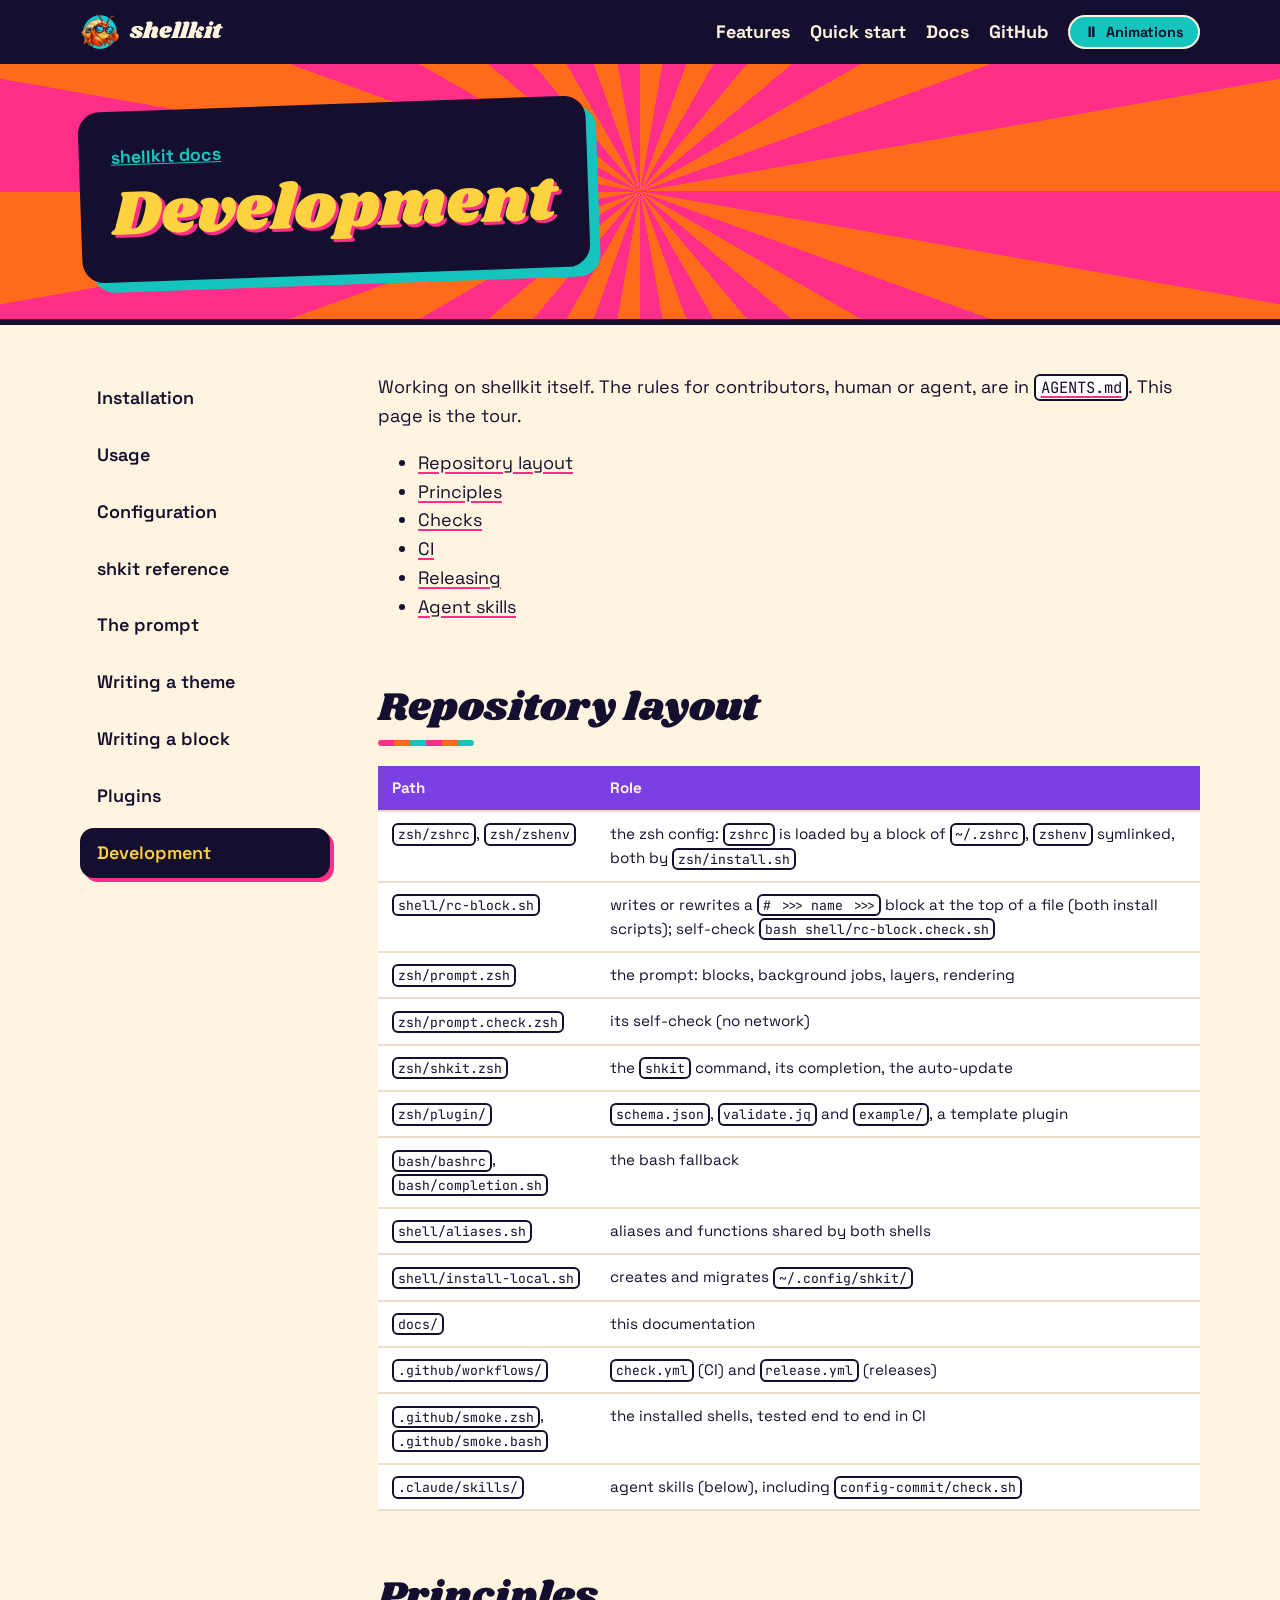
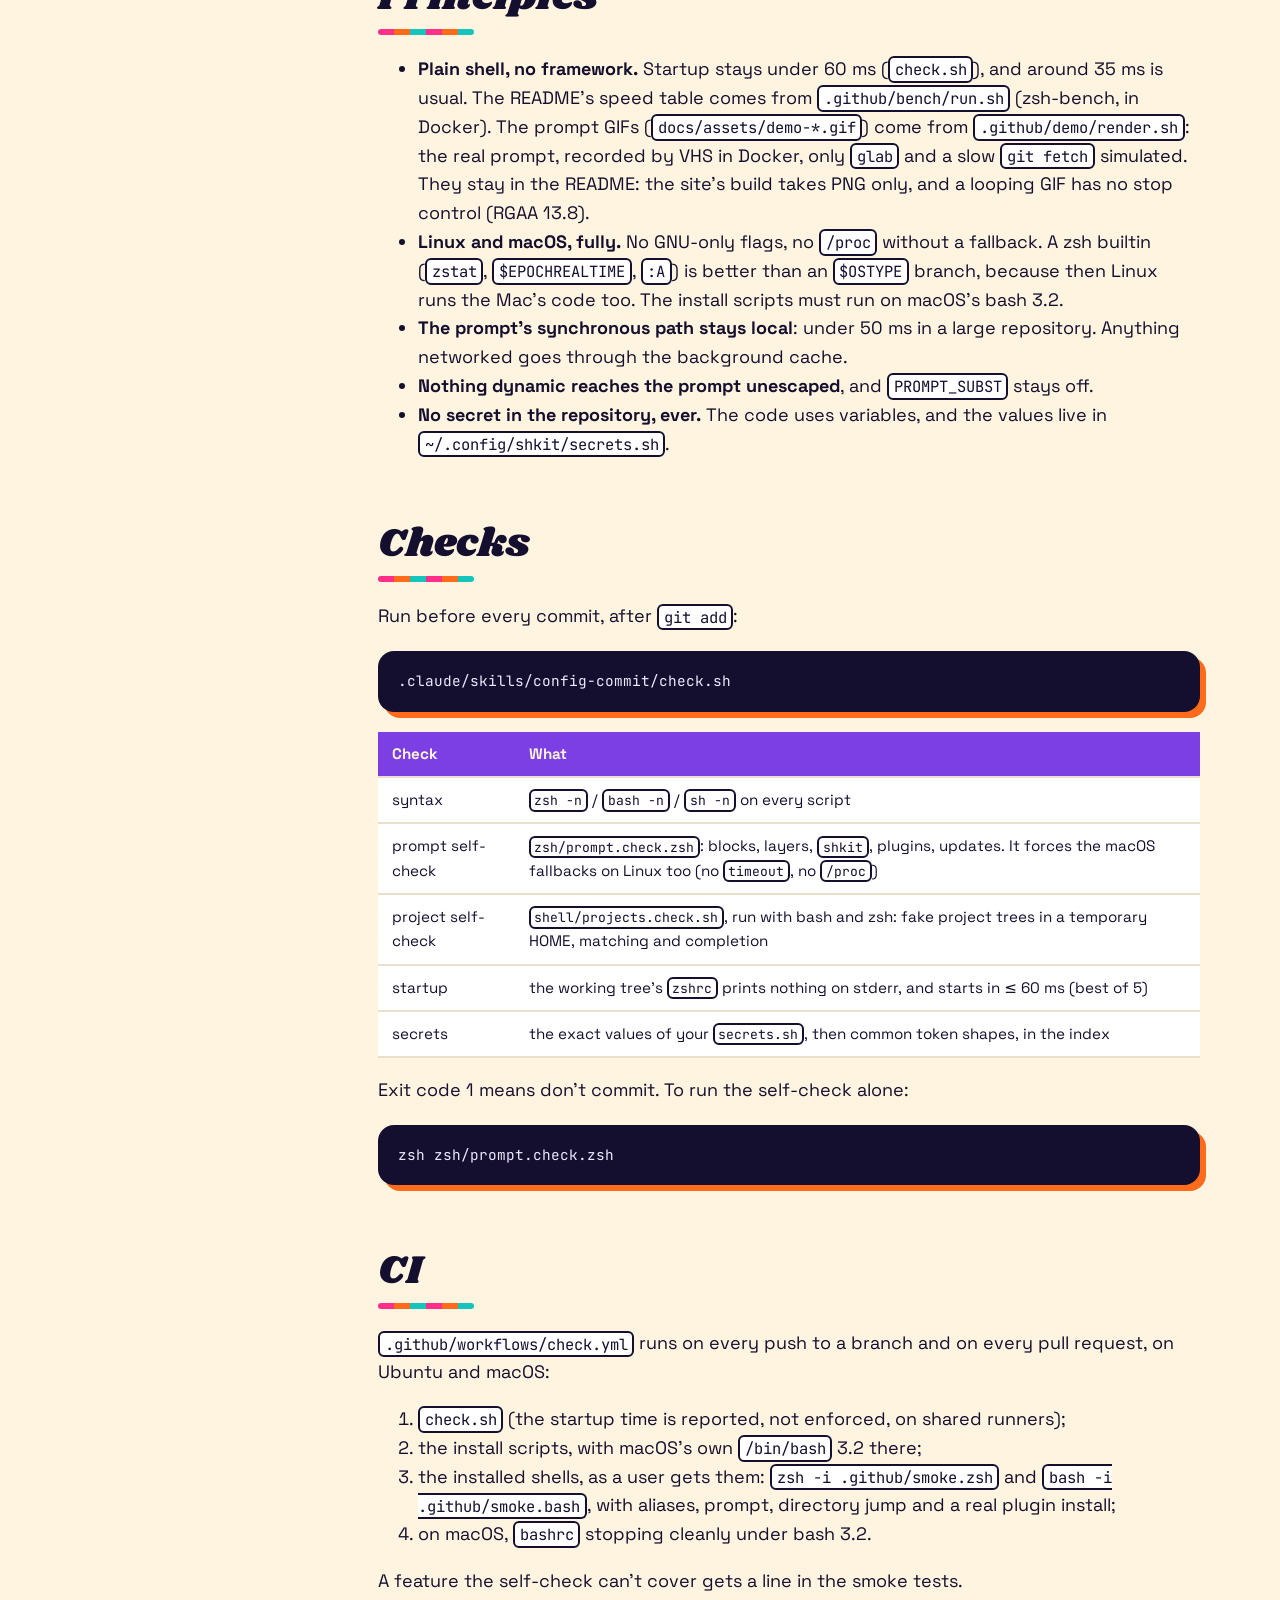
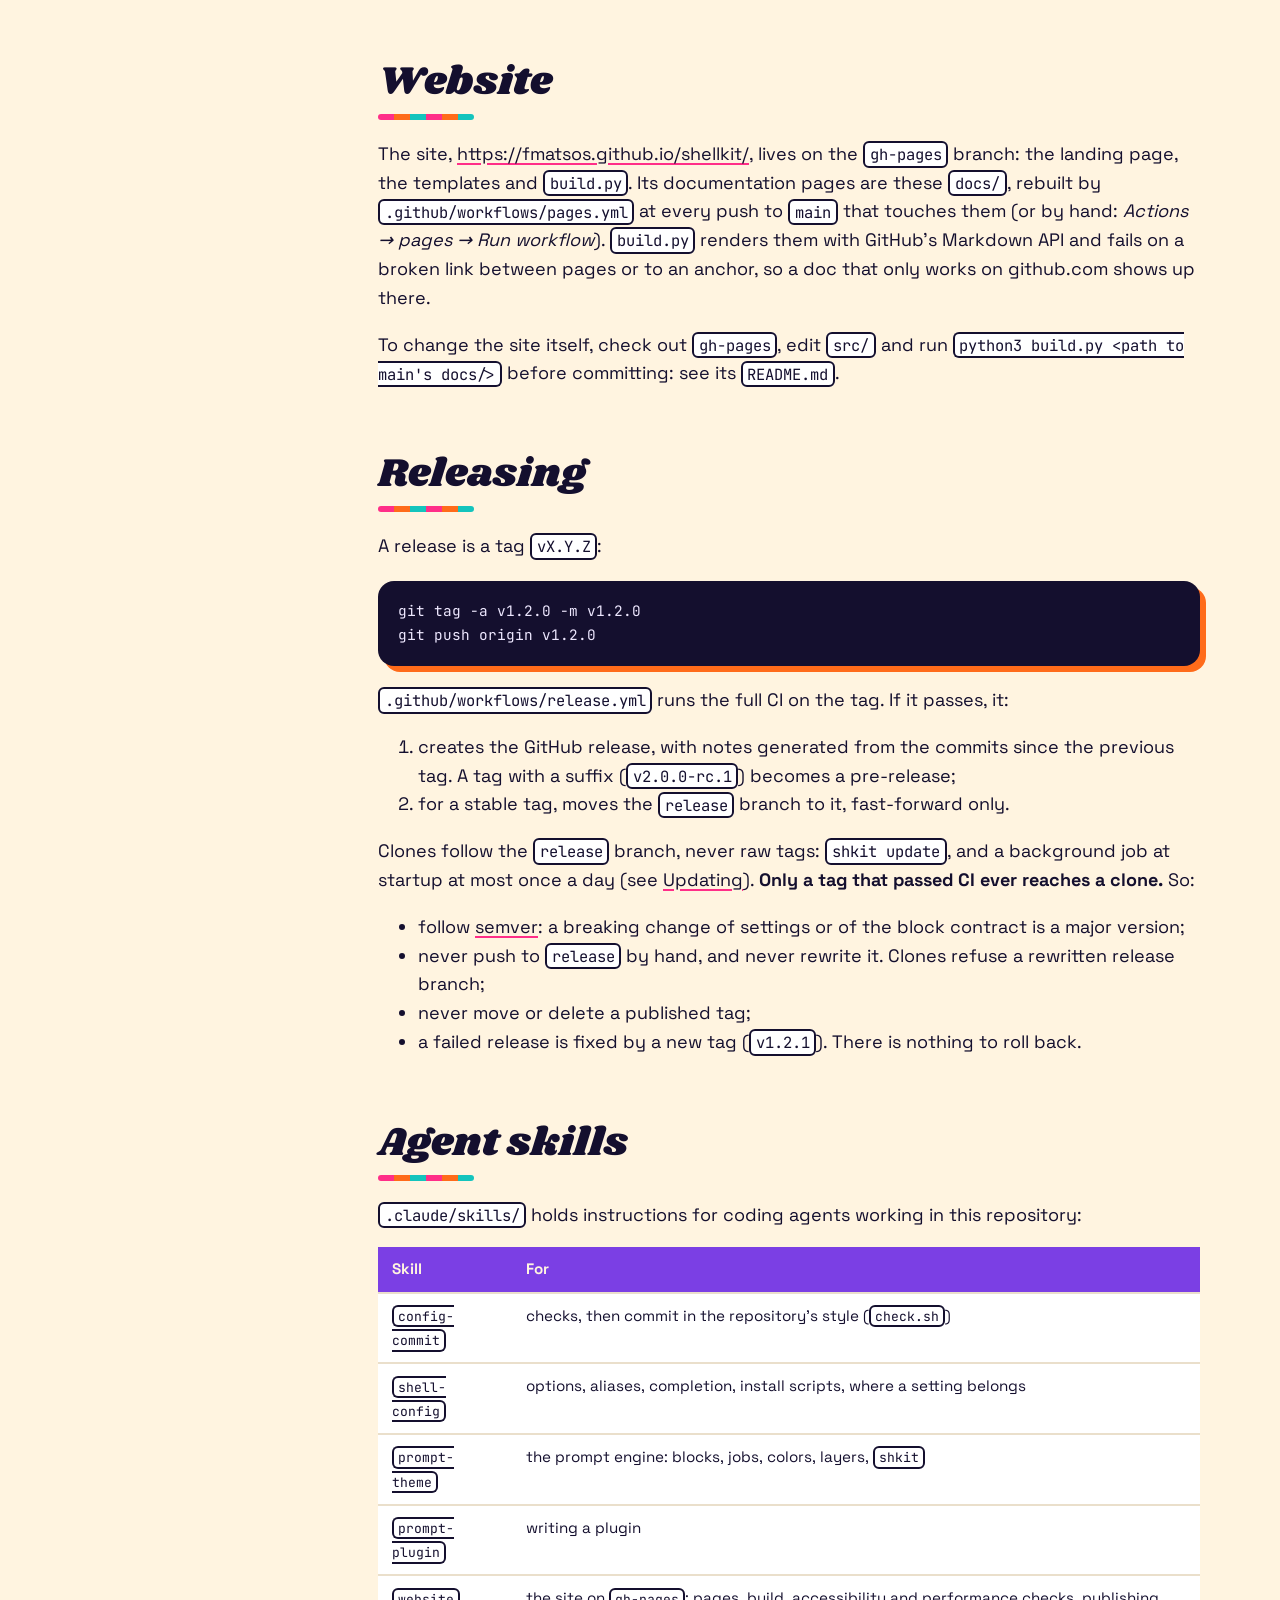
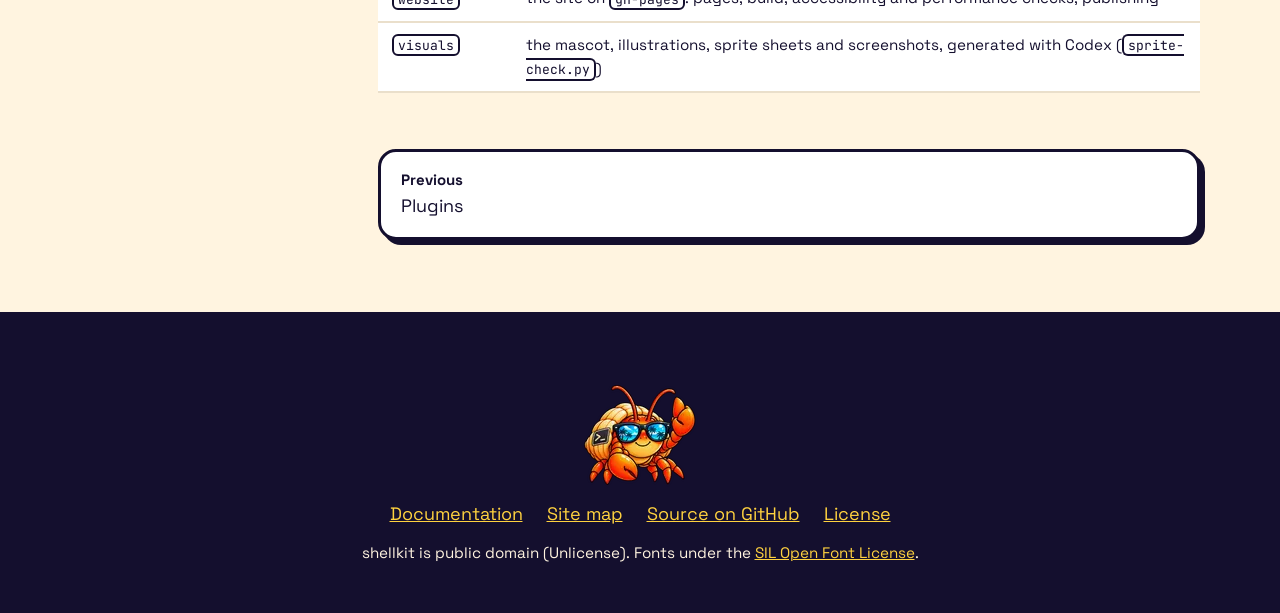
<file: docs/development.html>
<!doctype html>
<html lang="en" class="" data-motion="off">
<head>
<meta charset="utf-8">
<meta name="viewport" content="width=device-width, initial-scale=1">
<title>Development · shellkit docs</title>
<meta name="description" content="working on shellkit itself">
<link rel="canonical" href="https://fmatsos.github.io/shellkit/docs/development.html">
<meta name="theme-color" content="#140f2e">
<meta property="og:type" content="website">
<meta property="og:site_name" content="shellkit">
<meta property="og:locale" content="en_US">
<meta property="og:title" content="Development">
<meta property="og:description" content="working on shellkit itself">
<meta property="og:url" content="https://fmatsos.github.io/shellkit/docs/development.html">
<meta property="og:image" content="https://fmatsos.github.io/shellkit/assets/og.jpg">
<meta property="og:image:type" content="image/jpeg">
<meta property="og:image:width" content="1200">
<meta property="og:image:height" content="630">
<meta property="og:image:alt" content="shellkit: an orange hermit crab in sunglasses, holding a wrench, dancing on a beach at sunset">
<meta name="twitter:card" content="summary_large_image">
<link rel="icon" href="../assets/favicon.png" type="image/png">
<link rel="apple-touch-icon" href="../assets/apple-touch-icon.png">
<link rel="preload" href="../assets/fonts/shrikhand.woff2" as="font" type="font/woff2" crossorigin>
<link rel="preload" href="../assets/fonts/space-grotesk.woff2" as="font" type="font/woff2" crossorigin>

<style>
/* shellkit site: one stylesheet for the landing page and the docs, inlined by build.py.
   ../ is replaced by the page's path to the site root. Every animation runs only
   under html[data-motion="on"] (set by the head script, toggled by #motion). */
/* optional, not swap: a font that arrives late is skipped for this view instead of reflowing the page (CLS) */
@font-face { font-family: "Shrikhand"; src: url(../assets/fonts/shrikhand.woff2) format("woff2"); font-display: optional; }
@font-face { font-family: "Space Grotesk"; src: url(../assets/fonts/space-grotesk.woff2) format("woff2"); font-weight: 300 700; font-display: optional; }
@font-face { font-family: "JetBrains Mono"; src: url(../assets/fonts/jetbrains-mono.woff2) format("woff2"); font-display: optional; }

:root {
  --orange: #ff6b1a; --magenta: #ff2e88; --teal: #14c4bd; --yellow: #ffd23f;
  --navy: #1d1541; --ink: #140f2e; --cream: #fff4e0; --purple: #7b3fe4; --paper: #fff;
  --radius: 22px; --shadow: 6px 6px 0 var(--ink);
  color-scheme: light;
}
* { box-sizing: border-box; }
html { scroll-behavior: smooth; scroll-padding-top: 88px; }
body {
  margin: 0; background: var(--cream); color: var(--ink);
  font: 1.125rem/1.6 "Space Grotesk", system-ui, sans-serif; overflow-x: hidden;
}
img { max-width: 100%; height: auto; display: block; }
a { color: inherit; }
code, pre, kbd { font-family: "JetBrains Mono", ui-monospace, monospace; }
h1, h2, h3 { line-height: 1.1; margin: 0 0 .5em; }
h1, h2 { font-family: "Shrikhand", cursive; font-weight: 400; }
h2 { font-size: clamp(2rem, 6vw, 3.4rem); }
h3 { font-size: 1.35rem; }
:where(ul.plain, ol.plain) { list-style: none; margin: 0; padding: 0; }
.wrap { width: min(1120px, 100% - 32px); margin-inline: auto; }
.sr-only { position: absolute; width: 1px; height: 1px; margin: -1px; padding: 0; overflow: hidden; clip-path: inset(50%); white-space: nowrap; border: 0; }
:focus-visible { outline: 3px solid var(--ink); outline-offset: 3px; box-shadow: 0 0 0 3px var(--cream); border-radius: 6px; }

/* ---------- header ---------- */
.skip { position: absolute; left: 16px; top: -100px; z-index: 30; background: var(--yellow); color: var(--ink); padding: 10px 18px; border: 3px solid var(--ink); border-radius: 999px; font-weight: 700; }
.skip:focus { top: 12px; }
.top { position: sticky; top: 0; z-index: 20; background: var(--ink); color: var(--cream); }
.top .wrap { display: flex; flex-wrap: wrap; align-items: center; gap: 8px 20px; min-height: 64px; padding: 8px 0; }
.brand { display: flex; align-items: center; gap: 10px; font-family: "Shrikhand", cursive; font-size: 1.4rem; text-decoration: none; margin-right: auto; }
.brand img { width: 40px; height: 40px; }
.top nav ul { display: flex; flex-wrap: wrap; gap: 4px 20px; }
.top nav a { text-decoration: none; font-weight: 700; padding: 6px 0; display: inline-block; }
.top nav a:hover, .top nav a[aria-current] { color: var(--yellow); text-decoration: underline; text-underline-offset: 6px; text-decoration-thickness: 3px; }
#motion {
  font: 700 .9rem "Space Grotesk", sans-serif; color: var(--ink); background: var(--teal); cursor: pointer;
  border: 2px solid var(--cream); border-radius: 999px; padding: 6px 14px; display: inline-flex; gap: 8px; align-items: center;
}
#motion[aria-pressed="false"] { background: var(--cream); }
#motion .on, #motion[aria-pressed="false"] .off { display: none; }
#motion[aria-pressed="false"] .on { display: inline; }
@media (max-width: 700px) { .top nav li.wide { display: none; } }

/* ---------- buttons, chips ---------- */
.btn {
  display: inline-block; padding: 12px 24px; border: 3px solid var(--ink); border-radius: 999px;
  background: var(--yellow); color: var(--ink); font-weight: 700; text-decoration: none; box-shadow: 4px 4px 0 var(--cream);
}
.btn.alt { background: var(--teal); }
.badges { display: flex; flex-wrap: wrap; gap: 10px; margin-top: 22px; font-size: .9rem; font-weight: 700; }
.badges li { border: 2px solid var(--teal); color: var(--cream); padding: 2px 12px; border-radius: 999px; }

/* ---------- hero (landing) and band (docs) ---------- */
.hero, .band { position: relative; overflow: hidden; isolation: isolate; border-bottom: 6px solid var(--ink); background: var(--orange); }
.hero::before, .band::before {
  content: ""; position: absolute; z-index: -1; inset: -60%;
  background: repeating-conic-gradient(from 0deg at 50% 50%, var(--orange) 0 10deg, var(--magenta) 10deg 20deg);
}
.hero .wrap { display: grid; grid-template-columns: 1fr 1.1fr; gap: 40px; align-items: center; padding: 56px 0 120px; }
.sticker {
  background: var(--ink); color: var(--cream); border-radius: var(--radius); padding: 32px;
  box-shadow: 10px 10px 0 var(--teal); transform: rotate(-2deg);
}
.sticker h1 { font-size: clamp(3.2rem, 10vw, 6.4rem); color: var(--yellow); text-shadow: 4px 4px 0 var(--magenta); margin-bottom: .25em; }
.sticker .tag { font-size: clamp(1.1rem, 2.4vw, 1.35rem); font-weight: 600; margin: 0; }
.cta { display: flex; flex-wrap: wrap; gap: 14px; margin-top: 26px; }
.art { border: 6px solid var(--ink); border-radius: var(--radius); box-shadow: 10px 10px 0 var(--ink); background: var(--yellow); transform: rotate(2deg); }
.art img { border-radius: calc(var(--radius) - 6px); }
.walker { position: absolute; left: 0; bottom: 6px; width: 96px; height: 96px; overflow: hidden; display: none; pointer-events: none; }
.walker img { width: 600%; max-width: none; height: 100%; }
@media (max-width: 860px) {
  .hero .wrap { grid-template-columns: 1fr; padding: 32px 0 116px; }
  .art { order: -1; transform: rotate(-1deg); }
  .sticker { transform: none; padding: 24px; }
}
.band .wrap { padding: 40px 0 44px; }
.band .sticker { display: inline-block; max-width: 100%; }
.band h1 { font-size: clamp(2.2rem, 7vw, 4rem); color: var(--yellow); text-shadow: 3px 3px 0 var(--magenta); margin: 0; overflow-wrap: anywhere; }
.band h1 code { font-family: inherit; }
.kicker { margin: 0 0 8px; font-weight: 700; }
.kicker a { color: var(--teal); }

/* ---------- landing: one full-viewport section per screen ---------- */
/* --hh: the sticky header's height, measured by site.js (it wraps on small screens) */
html.landing { scroll-padding-top: var(--hh, 64px); scroll-snap-type: y proximity; }
html.landing.snap { scroll-snap-type: y mandatory; }   /* only when every section fits the viewport */
html.landing.dragging { scroll-snap-type: none; scroll-behavior: auto; }
.sec { position: relative; min-height: calc(100svh - var(--hh, 64px)); display: flex; align-items: center; padding: 56px 0; scroll-snap-align: start; overflow: hidden; }
.sec > .wrap { position: relative; }
.landing .foot { scroll-snap-align: end; }
.hero.sec { padding: 32px 0 112px; }
.hero .wrap { padding: 0; }
.lead { font-size: 1.2rem; max-width: 60ch; }
.center { text-align: center; }
.center .lead { margin-inline: auto; }

.term-wrap { position: relative; margin: 36px auto 0; max-width: 1000px; text-align: left; }
.term { border: 5px solid var(--ink); border-radius: 16px; box-shadow: 10px 10px 0 var(--magenta); overflow: hidden; background: #1e2127; color: #abb2bf; }
.term-bar { display: flex; align-items: center; gap: 8px; padding: 10px 14px; background: #282c34; font: .85rem "JetBrains Mono", monospace; }
.term-bar i { width: 13px; height: 13px; border-radius: 50%; background: #ff5f57; }
.term-bar i:nth-child(2) { background: #febc2e; }
.term-bar i:nth-child(3) { background: #28c840; }
.term-bar span { flex: 1; text-align: center; margin-right: 60px; }
.term-body { padding: 18px 22px; font: clamp(.78rem, 1.6vw, 1.05rem)/1.8 "JetBrains Mono", monospace; }
.term-body p { margin: 0; display: flex; flex-wrap: wrap; white-space: pre-wrap; }
.t-dir, .t-add { color: #98c379; }
.t-git { color: #56b6c2; }
.t-dirty, .t-agent { color: #e5a045; }
.t-del { color: #e06c75; }
.t-q { color: #b39cf5; }
.t-warn { color: #e5c07b; }
.t-mr { position: relative; color: #b39cf5; }
.t-spin { position: absolute; left: 0; display: none; }
.t-right { margin-left: auto; padding-left: 24px; }
.t-cmd { color: #e6e6e6; }
.t-cur { display: inline-block; width: .6em; height: 1.2em; margin-left: 2px; vertical-align: -.2em; background: #9aa0aa; }

.stats { display: grid; grid-template-columns: repeat(3, 1fr); gap: 20px; margin-top: 40px; }
.stats li { background: var(--teal); border: 4px solid var(--ink); border-radius: var(--radius); box-shadow: var(--shadow); padding: 16px; text-align: center; }
.stats li:nth-child(2) { background: var(--yellow); rotate: -2deg; }
.stats li:nth-child(3) { background: var(--orange); }
.stats b { display: block; font-family: "Shrikhand", cursive; font-weight: 400; font-size: clamp(1.8rem, 4vw, 2.5rem); line-height: 1.2; }
@media (max-width: 640px) { .stats { grid-template-columns: 1fr; gap: 12px; } .stats li { padding: 8px; } .stats li:nth-child(2) { rotate: none; } }

.features { background: var(--navy); color: var(--cream); }
.features h2 { color: var(--yellow); }
.cards { position: relative; margin-top: 110px; }  /* room for the crab standing on the cards */
.grid { display: grid; grid-template-columns: repeat(4, 1fr); gap: 24px; }
.card { background: var(--cream); color: var(--ink); border: 4px solid var(--ink); border-radius: var(--radius); box-shadow: 8px 8px 0 var(--c, var(--teal)); overflow: hidden; }
.card img { width: 100%; aspect-ratio: 4 / 3; object-fit: cover; border-bottom: 4px solid var(--ink); }
.card div { padding: 14px 18px 18px; }
.card h3 { font-size: 1.2rem; margin-bottom: .3em; }
.card p { margin: 0; font-size: 1rem; }
.card:nth-child(2) { --c: var(--magenta); }
.card:nth-child(3) { --c: var(--yellow); }
.card:nth-child(4) { --c: var(--orange); }
.walker.on-cards { top: 0; bottom: auto; animation: none; transform-origin: 50% 100%; }  /* placed and moved by site.js */
@media (max-width: 1000px) { .grid { grid-template-columns: repeat(2, 1fr); } }
@media (max-width: 640px) { .cards { margin-top: 84px; } .walker.on-cards { width: 76px; height: 76px; } }
@media (max-width: 640px) {  /* a sideways carousel: the four cards don't fit one screen */
  .grid { display: flex; overflow-x: auto; scroll-snap-type: x mandatory; gap: 16px; padding: 4px 4px 16px; }
  .card { flex: 0 0 min(82%, 340px); scroll-snap-align: center; }
}

.more-sec { background: var(--navy); color: var(--cream); border-top: 6px dashed var(--teal); }
.more-sec h2 { color: var(--yellow); }
.more { display: grid; grid-template-columns: repeat(3, 1fr); gap: 18px; margin-top: 36px; }
.more li { position: relative; border: 3px dashed var(--teal); border-radius: 16px; padding: 16px 18px 16px 52px; }
.more li::before { content: "✓"; position: absolute; left: 14px; top: 14px; width: 26px; height: 26px; border-radius: 50%; background: var(--teal); color: var(--ink); font-weight: 700; display: grid; place-items: center; }
.more b { color: var(--yellow); }
@media (max-width: 1000px) { .more { grid-template-columns: repeat(2, 1fr); } }
@media (max-width: 640px) { .more { grid-template-columns: 1fr; gap: 10px; } .more li { padding: 10px 12px 10px 46px; font-size: 1rem; } .more li::before { top: 10px; } }

.start { background: var(--yellow); }
.steps { display: grid; grid-template-columns: 1fr 1.45fr; gap: 20px 32px; margin-top: 24px; counter-reset: step; }
.steps > li { display: grid; grid-template-columns: 52px 1fr; gap: 14px; align-items: start; counter-increment: step; }
.steps > li:nth-child(2) { grid-column: 2; grid-row: 1 / span 2; }
.steps > li::before {
  content: counter(step); width: 52px; height: 52px; border-radius: 50%; background: var(--magenta); color: var(--ink);
  border: 4px solid var(--ink); display: grid; place-items: center; font-family: "Shrikhand", cursive; font-size: 1.5rem; box-shadow: 4px 4px 0 var(--ink);
}
.steps h3 { margin: 4px 0 2px; }
.steps p { margin: 0; font-size: 1rem; }
.start pre { font-size: .84rem; line-height: 1.6; padding: 14px 16px; }
.needs { margin: 24px 0 0; font-size: 1rem; }
@media (max-width: 900px) { .steps { grid-template-columns: 1fr; } .steps > li:nth-child(2) { grid-column: auto; grid-row: auto; } }
@media (max-width: 560px) { .steps > li { grid-template-columns: 1fr; gap: 6px; } .steps > li::before { width: 44px; height: 44px; font-size: 1.2rem; } }
.code { position: relative; }
.code pre { padding-top: 46px; }  /* the copy button sits above the text, which keeps the full width */
.copy {
  position: absolute; top: 12px; right: 10px; font: 700 .85rem "Space Grotesk", sans-serif; cursor: pointer;
  background: var(--teal); border: 2px solid var(--cream); color: var(--ink); border-radius: 999px; padding: 4px 14px; min-height: 32px;
}

.sec .docs-grid { grid-template-columns: repeat(3, 1fr); }
@media (max-width: 900px) { .sec .docs-grid { grid-template-columns: repeat(2, 1fr); } }
@media (max-width: 480px) { .sec .docs-grid { gap: 10px; } .sec .docs-grid a { padding: 10px 12px; } .sec .docs-grid span { display: none; } }  /* titles only: each page has its summary */

/* the crab buddies: one per section, decorative, only with animations on */
.buddy { position: absolute; z-index: 2; width: 128px; height: 128px; overflow: hidden; display: none; pointer-events: none; }
.buddy img { width: 600%; max-width: none; height: 100%; }
.b-point { left: -34px; top: -118px; }
.b-dance { right: 0; top: -40px; }
.b-type { right: 0; top: -24px; }
.b-read { right: 0; top: -44px; }
@media (max-width: 640px) { .buddy { width: 88px; height: 88px; } .b-point { left: -8px; top: -84px; } .b-dance, .b-type, .b-read { top: -30px; } }

/* the scroll rail: section links, and the crab as a draggable thumb */
.rail { position: fixed; z-index: 15; right: 14px; top: calc(50% + var(--hh, 64px) / 2); translate: 0 -50%; width: 40px; height: min(60vh, 420px); }
.rail::before { content: ""; position: absolute; left: 50%; top: 12px; bottom: 12px; width: 6px; translate: -50% 0; border-radius: 3px; background: var(--ink); box-shadow: 0 0 0 2px var(--cream); }
.rail ol { position: relative; height: 100%; display: flex; flex-direction: column; justify-content: space-between; align-items: center; }
.rail a { position: relative; display: grid; place-items: center; width: 28px; height: 28px; border-radius: 50%; }
.rail a::before { content: ""; width: 14px; height: 14px; border-radius: 50%; background: var(--cream); border: 3px solid var(--ink); }
.rail a[aria-current]::before { background: var(--yellow); scale: 1.3; }
.rail a span { position: absolute; right: 40px; white-space: nowrap; background: var(--ink); color: var(--cream); font-weight: 700; font-size: .9rem; padding: 4px 12px; border-radius: 999px; box-shadow: 3px 3px 0 var(--magenta); opacity: 0; pointer-events: none; }
.rail a:hover span, .rail a:focus-visible span { opacity: 1; }
.rail.quiet a span { opacity: 0 !important; }
.rail-thumb { position: absolute; left: 50%; top: 0; width: 40px; height: 40px; margin-left: -20px; cursor: grab; touch-action: none; }
.rail-thumb:active { cursor: grabbing; }
.rail-thumb img { width: 40px; height: 40px; filter: drop-shadow(2px 2px 0 var(--ink)); }
@media (min-width: 701px) { html.landing { scrollbar-width: none; } html.landing::-webkit-scrollbar { display: none; } }
@media (max-width: 700px) { .rail { display: none; } }

table { width: 100%; border-collapse: collapse; background: var(--paper); font-size: .95rem; }
th, td { padding: 10px 14px; text-align: left; border-bottom: 2px solid #eadfcb; vertical-align: top; }
thead th, th[scope="col"] { background: var(--purple); color: var(--cream); }
caption { text-align: left; font-weight: 700; padding: 0 0 8px; }
.table { margin: 24px 0; overflow-x: auto; border: 4px solid var(--ink); border-radius: 16px; box-shadow: var(--shadow); background: var(--paper); }

.docs-grid { display: grid; grid-template-columns: repeat(auto-fit, minmax(min(230px, 100%), 1fr)); gap: 16px; margin-top: 32px; }
.docs-grid a {
  display: block; height: 100%; text-decoration: none; padding: 18px 20px; border: 3px solid var(--ink); border-radius: 18px;
  background: var(--paper); box-shadow: 5px 5px 0 var(--ink);
}
.docs-grid a:hover { background: var(--teal); }
.docs-grid b { display: block; font-size: 1.1rem; }
.docs-grid span { font-size: .95rem; }

/* ---------- docs ---------- */
.doc { display: grid; grid-template-columns: 250px minmax(0, 1fr); gap: 48px; padding: 48px 0 72px; }
.toc ul { position: sticky; top: 88px; display: grid; gap: 6px; }
.toc a { display: block; text-decoration: none; font-weight: 600; padding: 8px 14px; border: 3px solid transparent; border-radius: 14px; }
.toc a:hover { border-color: var(--ink); background: var(--paper); }
.toc a[aria-current="page"] { background: var(--ink); color: var(--yellow); box-shadow: 4px 4px 0 var(--magenta); }
@media (max-width: 900px) {
  .doc { grid-template-columns: minmax(0, 1fr); gap: 24px; }
  .toc ul { position: static; display: flex; flex-wrap: wrap; }
  .toc a { border-color: var(--ink); background: var(--paper); padding: 4px 12px; }
}
.prose { max-width: 78ch; }
.prose > :first-child { margin-top: 0; }
.prose h2 { font-size: clamp(1.8rem, 5vw, 2.5rem); margin-top: 1.6em; }
.prose h2::after { content: ""; display: block; width: 96px; height: 6px; margin-top: 10px; border-radius: 3px; background: repeating-linear-gradient(90deg, var(--magenta) 0 16px, var(--orange) 16px 32px, var(--teal) 32px 48px); }
.prose h3 { margin-top: 1.6em; }
.prose a { text-decoration-color: var(--magenta); text-decoration-thickness: 2px; text-underline-offset: 3px; }
.prose a:hover { background: var(--yellow); }
.prose :not(pre) > code { background: var(--paper); border: 2px solid var(--ink); border-radius: 6px; padding: .05em .3em; font-size: .86em; overflow-wrap: anywhere; }
.prose h3 code { font-size: .9em; }
pre {
  margin: 12px 0 0; padding: 18px 20px; background: var(--ink); color: #eee8ff; border-radius: 16px;
  box-shadow: 6px 6px 0 var(--orange); font-size: .9rem; line-height: 1.7; white-space: pre-wrap; overflow-wrap: anywhere;
}
.prose pre { margin: 20px 0; }
pre .c, .pl-c { color: #b3aad9; }
pre .p { color: var(--teal); }
.pl-s, .pl-pds { color: var(--yellow); }
.pl-k { color: #ff9ccd; }
.pl-c1, .pl-v { color: #6ff0e8; }
.pl-en { color: #ffb487; }
.pl-ent { color: #a6f0a6; }
kbd { background: var(--paper); border: 2px solid var(--ink); border-bottom-width: 4px; border-radius: 8px; padding: 0 .4em; font-size: .85em; }
.prose blockquote { margin: 20px 0; padding: 4px 20px; border-left: 6px solid var(--magenta); background: var(--paper); border-radius: 0 14px 14px 0; }
.markdown-alert { margin: 24px 0; padding: 14px 20px; background: var(--paper); border: 4px solid var(--ink); border-radius: 16px; box-shadow: 6px 6px 0 var(--a, var(--teal)); }
.markdown-alert > :last-child { margin-bottom: 0; }
.markdown-alert-title { display: flex; align-items: center; gap: 8px; font-weight: 700; margin: 0 0 6px; }
.markdown-alert svg { fill: currentColor; }
.markdown-alert-tip { --a: var(--yellow); }
.markdown-alert-warning, .markdown-alert-caution, .markdown-alert-important { --a: var(--magenta); }
.prose img { border: 5px solid var(--ink); border-radius: 16px; box-shadow: 8px 8px 0 var(--magenta); margin: 12px 0; }
.pager { display: flex; flex-wrap: wrap; justify-content: space-between; gap: 16px; margin-top: 56px; }
.pager a { flex: 1 1 240px; text-decoration: none; padding: 16px 20px; border: 3px solid var(--ink); border-radius: 18px; background: var(--paper); box-shadow: 5px 5px 0 var(--ink); }
.pager a:hover { background: var(--teal); }
.pager .next { text-align: right; }
.pager small { display: block; font-weight: 700; }

/* ---------- footer ---------- */
.foot { background: var(--ink); color: var(--cream); padding: 48px 0; text-align: center; }
.dancer { width: 128px; height: 128px; margin: 0 auto 12px; overflow: hidden; }
.foot ul { display: flex; flex-wrap: wrap; justify-content: center; gap: 8px 24px; margin: 12px 0; }
.foot a { color: var(--yellow); }
.foot p { margin: 8px 0 0; font-size: .95rem; }

/* ---------- fun: every loop and every "not shown yet" state needs [data-motion="on"] ---------- */
@keyframes spin { to { transform: rotate(1turn); } }
@keyframes bob { 50% { translate: 0 -10px; } }
@keyframes frames { to { transform: translateX(-100%); } }
@keyframes walk {
  0% { transform: translateX(-110px); } 49.9% { transform: translateX(calc(100vw + 10px)) scaleX(1); }
  50% { transform: translateX(calc(100vw + 10px)) scaleX(-1); } 100% { transform: translateX(-110px) scaleX(-1); }
}
@keyframes wiggle { 25% { rotate: -2deg; } 75% { rotate: 2deg; } }
@keyframes boing { 30% { scale: 1.12 .9; } 60% { scale: .95 1.08; } }
@keyframes pop { to { transform: translate(var(--dx), var(--dy)) rotate(var(--r)); opacity: 0; } }
@keyframes sway { 0%, 100% { transform: translateY(0) rotate(-5deg); } 25%, 75% { transform: translateY(-10px) rotate(0deg); } 50% { transform: translateY(0) rotate(5deg); } }
@keyframes seg { from { opacity: 0; transform: translateY(8px); } }
@keyframes spinner { 0%, 48% { opacity: 0; } 49%, 99% { opacity: 1; } 100% { opacity: 0; } }
@keyframes type { from { width: 0; } }
@keyframes blink { 50% { opacity: 0; } }
@keyframes tick { from { scale: 0; rotate: -120deg; } }
@keyframes buddyin { from { opacity: 0; transform: translateY(48px) scale(.5); } }

[data-motion="on"] .hero::before, [data-motion="on"] .band::before { animation: spin 90s linear infinite; }
[data-motion="on"] .art { animation: bob 5s ease-in-out infinite; transition: transform .2s; transform: rotate(2deg) perspective(900px) rotateX(var(--ty, 0deg)) rotateY(var(--tx, 0deg)); }
[data-motion="on"] .walker { display: block; animation: walk 26s linear infinite; }
[data-motion="on"] .walker.on-cards { animation: none; }
[data-motion="on"] .walker img { animation: frames .7s steps(6) infinite; }
[data-motion="on"] .buddy { display: block; }
[data-motion="on"] .buddy img { animation: frames 1.3s steps(6) infinite; }
[data-motion="on"] .b-dance img { animation-duration: 2.2s; }   /* slow steps under a smooth sway read as fluid */
[data-motion="on"] .dancer { animation: sway 3.2s ease-in-out infinite; }
[data-motion="on"] .dancer img { animation: frames 1.8s steps(6) infinite; }
[data-motion="on"] .t-cur { animation: blink 1.1s steps(1) infinite; }
[data-motion="on"] .docs-grid a:hover, [data-motion="on"] .pager a:hover { animation: wiggle .4s ease-in-out; }
[data-motion="on"] .btn:hover, [data-motion="on"] .copy:hover, [data-motion="on"] .stats li:hover, [data-motion="on"] .brand:hover img { animation: boing .5s ease-in-out; }

/* a section plays its entrance each time it becomes the current one (site.js adds .active); under 5 s */
[data-motion="on"].ready .enter { transition: opacity .6s, transform .7s cubic-bezier(.3, 1.5, .5, 1); transition-delay: calc(var(--d, 0) * 110ms); }
[data-motion="on"].ready .sec:not(.active) .enter { opacity: 0; transform: translateY(40px) scale(.95); transition-delay: 0s; }
[data-motion="on"].ready .sec:not(.active) :is(.buddy, .seg, .ln) { opacity: 0; }
[data-motion="on"].ready .sec:not(.active) .more li::before { opacity: 0; }
[data-motion="on"].ready .sec.active .buddy { animation: buddyin .7s cubic-bezier(.3, 1.5, .5, 1) .4s both; }
[data-motion="on"].ready .sec.active .b-dance { transform-origin: 50% 100%; animation: buddyin 1s cubic-bezier(.22, 1.2, .36, 1) .5s both, dance 3.6s ease-in-out 1.5s infinite; }
@keyframes dance { 25% { rotate: -4deg; translate: -3px -6px; } 50% { rotate: 0deg; translate: 0 0; } 75% { rotate: 4deg; translate: 3px -6px; } }
[data-motion="on"].ready .more-sec .enter { transition: opacity .9s ease-out, transform 1.1s cubic-bezier(.22, 1, .36, 1); transition-delay: calc(var(--d, 0) * 160ms); }
[data-motion="on"].ready .sec.active .more li::before { animation: tick .7s cubic-bezier(.3, 1.3, .5, 1) calc(var(--d, 0) * 160ms + .7s) both; }
[data-motion="on"].ready .sec.active .seg { animation: seg .35s calc(var(--t) * 1s + .5s) both; }
[data-motion="on"].ready .sec.active .t-spin { display: inline-block; animation: spinner 2.8s linear both, spin .8s linear infinite; }
[data-motion="on"].ready .sec.active .t-cmd { display: inline-block; width: 8ch; overflow: hidden; white-space: nowrap; vertical-align: bottom; animation: type .8s steps(8) 3.1s both; }
[data-motion="on"].ready .sec.active .more li::before { animation: tick .45s cubic-bezier(.3, 1.6, .5, 1) calc(var(--d, 0) * 110ms + .5s) both; }
[data-motion="on"].ready .sec.active .ln { animation: seg .3s calc(var(--i) * .22s + var(--d, 0) * .3s + .5s) both; }
.confetti { position: fixed; z-index: 40; width: 10px; height: 10px; border-radius: 3px; pointer-events: none; animation: pop .9s cubic-bezier(.2, .7, .4, 1) forwards; }
.dancer img { max-width: none; width: 768px; height: 128px; }
main:focus { outline: none; box-shadow: none; }
.doc.one { grid-template-columns: minmax(0, 1fr); }
.table code { overflow-wrap: normal; white-space: nowrap; }
html[data-motion="off"] { scroll-behavior: auto; }
.toc code, .pager code, .docs-grid code { font-family: inherit; }

/* the transition between sections: a full-screen veil, shaped by site.js, dressed by its kind */
.veil { display: none; position: fixed; inset: 0; z-index: 60; place-items: center; pointer-events: none; background: var(--navy); }
.veil.on { display: grid; }
.veil-line { font: 400 clamp(2.2rem, 1.4rem + 4vw, 4.4rem) "Shrikhand", cursive; color: var(--yellow); text-shadow: 2px 2px 0 var(--ink), -2px -2px 0 var(--ink), 2px -2px 0 var(--ink), -2px 2px 0 var(--ink), 0 2px 0 var(--ink), 0 -2px 0 var(--ink), 6px 6px 0 var(--ink); padding: 0 16px; text-align: center; }
.veil[data-kind="wave"] { background: linear-gradient(180deg, #fff4e0 0 2%, var(--teal) 6%, #0e8f8a 100%); }
.veil[data-kind="segments"] { background: linear-gradient(115deg, var(--orange) 0 25%, var(--magenta) 25% 50%, var(--purple) 50% 75%, var(--teal) 75%); }
.veil[data-kind="sunburst"] { background: repeating-conic-gradient(from 0deg at 50% 50%, var(--yellow) 0 10deg, var(--orange) 10deg 20deg); }
.veil[data-kind="sunburst"] .veil-line { color: var(--cream); }
.veil[data-kind="dots"] { background: radial-gradient(var(--cream) 22%, transparent 24%) 0 0 / 36px 36px, var(--magenta); }
.veil[data-kind="dots"] .veil-line { color: var(--yellow); }
.veil[data-kind="shell"] { background: repeating-linear-gradient(45deg, var(--orange) 0 18px, #ff8a40 18px 36px); }
.veil[data-kind="shell"] .veil-line { color: var(--cream); }
.veil[data-kind="book"] { background: var(--purple); box-shadow: inset 0 0 0 10px var(--ink), inset 0 0 0 14px var(--yellow); }

</style>
<script>
/* animations: on unless the visitor turned them off here, or asks for reduced motion */
try { var m = localStorage.getItem("shkit-motion"); } catch (e) {}
document.documentElement.dataset.motion = m || (matchMedia("(prefers-reduced-motion: reduce)").matches ? "off" : "on");
</script>
</head>
<body>
<a class="skip" href="#main">Skip to content</a>
<header class="top">
  <div class="wrap">
    <a class="brand" href="../"><img src="../assets/mascot-96.webp" alt="" width="96" height="96">shellkit</a>
    <nav aria-label="Main">
      <ul class="plain">
        <li class="wide"><a href="../#features">Features</a></li>
        <li class="wide"><a href="../#start">Quick start</a></li>
        <li><a href="../docs/">Docs</a></li>
        <li><a href="https://github.com/fmatsos/shellkit">GitHub</a></li>
      </ul>
    </nav>
    <button id="motion" type="button" aria-pressed="true" hidden><span aria-hidden="true" class="off">⏸</span><span aria-hidden="true" class="on">▶</span>Animations</button>
  </div>
</header>
<main id="main" tabindex="-1">
<div class="band"><div class="wrap"><div class="sticker"><p class="kicker"><a href="index.html">shellkit docs</a></p><h1>Development</h1></div></div></div>
<div class="wrap doc">
<nav class="toc" aria-label="Documentation pages"><ul class="plain">
<li><a href="installation.html">Installation</a></li>
<li><a href="usage.html">Usage</a></li>
<li><a href="configuration.html">Configuration</a></li>
<li><a href="shkit.html"><code>shkit</code> reference</a></li>
<li><a href="prompt.html">The prompt</a></li>
<li><a href="themes.html">Writing a theme</a></li>
<li><a href="blocks.html">Writing a block</a></li>
<li><a href="plugins.html">Plugins</a></li>
<li><a href="development.html" aria-current="page">Development</a></li>
</ul></nav>
<div class="prose">
<p>Working on shellkit itself. The rules for contributors, human or agent, are in
<a href="https://github.com/fmatsos/shellkit/blob/main/AGENTS.md"><code>AGENTS.md</code></a>. This page is the tour.</p>
<ul>
<li><a href="#repository-layout">Repository layout</a></li>
<li><a href="#principles">Principles</a></li>
<li><a href="#checks">Checks</a></li>
<li><a href="#ci">CI</a></li>
<li><a href="#releasing">Releasing</a></li>
<li><a href="#agent-skills">Agent skills</a></li>
</ul>
<h2 id="repository-layout">Repository layout</h2>
<table>
<thead>
<tr>
<th>Path</th>
<th>Role</th>
</tr>
</thead>
<tbody>
<tr>
<td>
<code>zsh/zshrc</code>, <code>zsh/zshenv</code>
</td>
<td>the zsh config: <code>zshrc</code> is loaded by a block of <code>~/.zshrc</code>, <code>zshenv</code> symlinked, both by <code>zsh/install.sh</code>
</td>
</tr>
<tr>
<td><code>shell/rc-block.sh</code></td>
<td>writes or rewrites a <code># &gt;&gt;&gt; name &gt;&gt;&gt;</code> block at the top of a file (both install scripts); self-check <code>bash shell/rc-block.check.sh</code>
</td>
</tr>
<tr>
<td><code>zsh/prompt.zsh</code></td>
<td>the prompt: blocks, background jobs, layers, rendering</td>
</tr>
<tr>
<td><code>zsh/prompt.check.zsh</code></td>
<td>its self-check (no network)</td>
</tr>
<tr>
<td><code>zsh/shkit.zsh</code></td>
<td>the <code>shkit</code> command, its completion, the auto-update</td>
</tr>
<tr>
<td><code>zsh/plugin/</code></td>
<td>
<code>schema.json</code>, <code>validate.jq</code> and <code>example/</code>, a template plugin</td>
</tr>
<tr>
<td>
<code>bash/bashrc</code>, <code>bash/completion.sh</code>
</td>
<td>the bash fallback</td>
</tr>
<tr>
<td><code>shell/aliases.sh</code></td>
<td>aliases and functions shared by both shells</td>
</tr>
<tr>
<td><code>shell/install-local.sh</code></td>
<td>creates and migrates <code>~/.config/shkit/</code>
</td>
</tr>
<tr>
<td><code>docs/</code></td>
<td>this documentation</td>
</tr>
<tr>
<td><code>.github/workflows/</code></td>
<td>
<code>check.yml</code> (CI) and <code>release.yml</code> (releases)</td>
</tr>
<tr>
<td>
<code>.github/smoke.zsh</code>, <code>.github/smoke.bash</code>
</td>
<td>the installed shells, tested end to end in CI</td>
</tr>
<tr>
<td><code>.claude/skills/</code></td>
<td>agent skills (below), including <code>config-commit/check.sh</code>
</td>
</tr>
</tbody>
</table>
<h2 id="principles">Principles</h2>
<ul>
<li>
<strong>Plain shell, no framework.</strong> Startup stays under 60 ms (<code>check.sh</code>), and around 35 ms is usual. The README's speed
table comes from <code>.github/bench/run.sh</code> (zsh-bench, in Docker). The prompt GIFs
(<code>docs/assets/demo-*.gif</code>) come from <code>.github/demo/render.sh</code>: the real prompt, recorded
by VHS in Docker, only <code>glab</code> and a slow <code>git fetch</code> simulated. They stay in the README:
the site's build takes PNG only, and a looping GIF has no stop control (RGAA 13.8).</li>
<li>
<strong>Linux and macOS, fully.</strong> No GNU-only flags, no <code>/proc</code> without a fallback. A
zsh builtin (<code>zstat</code>, <code>$EPOCHREALTIME</code>, <code>:A</code>) is better than an <code>$OSTYPE</code> branch,
because then Linux runs the Mac's code too. The install scripts must run on
macOS's bash 3.2.</li>
<li>
<strong>The prompt's synchronous path stays local</strong>: under 50 ms in a large repository.
Anything networked goes through the background cache.</li>
<li>
<strong>Nothing dynamic reaches the prompt unescaped</strong>, and <code>PROMPT_SUBST</code> stays off.</li>
<li>
<strong>No secret in the repository, ever.</strong> The code uses variables, and the values
live in <code>~/.config/shkit/secrets.sh</code>.</li>
</ul>
<h2 id="checks">Checks</h2>
<p>Run before every commit, after <code>git add</code>:</p>
<div class="highlight highlight-source-shell"><pre>.claude/skills/config-commit/check.sh</pre></div>
<table>
<thead>
<tr>
<th>Check</th>
<th>What</th>
</tr>
</thead>
<tbody>
<tr>
<td>syntax</td>
<td>
<code>zsh -n</code> / <code>bash -n</code> / <code>sh -n</code> on every script</td>
</tr>
<tr>
<td>prompt self-check</td>
<td>
<code>zsh/prompt.check.zsh</code>: blocks, layers, <code>shkit</code>, plugins, updates. It forces the macOS fallbacks on Linux too (no <code>timeout</code>, no <code>/proc</code>)</td>
</tr>
<tr>
<td>project self-check</td>
<td>
<code>shell/projects.check.sh</code>, run with bash and zsh: fake project trees in a temporary HOME, matching and completion</td>
</tr>
<tr>
<td>startup</td>
<td>the working tree's <code>zshrc</code> prints nothing on stderr, and starts in ≤ 60 ms (best of 5)</td>
</tr>
<tr>
<td>secrets</td>
<td>the exact values of your <code>secrets.sh</code>, then common token shapes, in the index</td>
</tr>
</tbody>
</table>
<p>Exit code 1 means don't commit. To run the self-check alone:</p>
<div class="highlight highlight-source-shell"><pre>zsh zsh/prompt.check.zsh</pre></div>
<h2 id="ci">CI</h2>
<p><code>.github/workflows/check.yml</code> runs on every push to a branch and on every pull
request, on Ubuntu and macOS:</p>
<ol>
<li>
<code>check.sh</code> (the startup time is reported, not enforced, on shared runners);</li>
<li>the install scripts, with macOS's own <code>/bin/bash</code> 3.2 there;</li>
<li>the installed shells, as a user gets them: <code>zsh -i .github/smoke.zsh</code> and
<code>bash -i .github/smoke.bash</code>, with aliases, prompt, directory jump and a real
plugin install;</li>
<li>on macOS, <code>bashrc</code> stopping cleanly under bash 3.2.</li>
</ol>
<p>A feature the self-check can't cover gets a line in the smoke tests.</p>
<h2 id="website">Website</h2>
<p>The site, <a href="https://fmatsos.github.io/shellkit/" rel="nofollow">https://fmatsos.github.io/shellkit/</a>, lives on the <code>gh-pages</code> branch: the
landing page, the templates and <code>build.py</code>. Its documentation pages are these <code>docs/</code>,
rebuilt by <code>.github/workflows/pages.yml</code> at every push to <code>main</code> that touches them
(or by hand: <em>Actions → pages → Run workflow</em>). <code>build.py</code> renders them with GitHub's
Markdown API and fails on a broken link between pages or to an anchor, so a doc that
only works on github.com shows up there.</p>
<p>To change the site itself, check out <code>gh-pages</code>, edit <code>src/</code> and run
<code>python3 build.py &lt;path to main's docs/&gt;</code> before committing: see its <code>README.md</code>.</p>
<h2 id="releasing">Releasing</h2>
<p>A release is a tag <code>vX.Y.Z</code>:</p>
<div class="highlight highlight-source-shell"><pre>git tag -a v1.2.0 -m v1.2.0
git push origin v1.2.0</pre></div>
<p><code>.github/workflows/release.yml</code> runs the full CI on the tag. If it passes, it:</p>
<ol>
<li>creates the GitHub release, with notes generated from the commits since the
previous tag. A tag with a suffix (<code>v2.0.0-rc.1</code>) becomes a pre-release;</li>
<li>for a stable tag, moves the <code>release</code> branch to it, fast-forward only.</li>
</ol>
<p>Clones follow the <code>release</code> branch, never raw tags: <code>shkit update</code>, and a background
job at startup at most once a day (see <a href="installation.html#updating">Updating</a>).
<strong>Only a tag that passed CI ever reaches a clone.</strong> So:</p>
<ul>
<li>follow <a href="https://semver.org" rel="nofollow">semver</a>: a breaking change of settings or of the
block contract is a major version;</li>
<li>never push to <code>release</code> by hand, and never rewrite it. Clones refuse a
rewritten release branch;</li>
<li>never move or delete a published tag;</li>
<li>a failed release is fixed by a new tag (<code>v1.2.1</code>). There is nothing to roll back.</li>
</ul>
<h2 id="agent-skills">Agent skills</h2>
<p><code>.claude/skills/</code> holds instructions for coding agents working in this repository:</p>
<table>
<thead>
<tr>
<th>Skill</th>
<th>For</th>
</tr>
</thead>
<tbody>
<tr>
<td><code>config-commit</code></td>
<td>checks, then commit in the repository's style (<code>check.sh</code>)</td>
</tr>
<tr>
<td><code>shell-config</code></td>
<td>options, aliases, completion, install scripts, where a setting belongs</td>
</tr>
<tr>
<td><code>prompt-theme</code></td>
<td>the prompt engine: blocks, jobs, colors, layers, <code>shkit</code>
</td>
</tr>
<tr>
<td><code>prompt-plugin</code></td>
<td>writing a plugin</td>
</tr>
<tr>
<td><code>website</code></td>
<td>the site on <code>gh-pages</code>: pages, build, accessibility and performance checks, publishing</td>
</tr>
<tr>
<td><code>visuals</code></td>
<td>the mascot, illustrations, sprite sheets and screenshots, generated with Codex (<code>sprite-check.py</code>)</td>
</tr>
</tbody>
</table>

<nav class="pager" aria-label="Previous and next pages"><a class="prev" href="plugins.html"><small>Previous</small>Plugins</a></nav>
</div>
</div>
</main>
<footer class="foot">
  <div class="wrap">
    <div class="dancer" aria-hidden="true"><img src="[data-uri]" data-src="../assets/crab-dance.webp" alt="" width="768" height="128"></div>
    <nav aria-label="Footer">
      <ul class="plain">
        <li><a href="../docs/">Documentation</a></li>
        <li><a href="../sitemap.html">Site map</a></li>
        <li><a href="https://github.com/fmatsos/shellkit">Source on GitHub</a></li>
        <li><a href="https://github.com/fmatsos/shellkit/blob/main/LICENSE">License</a></li>
      </ul>
    </nav>
    <p>shellkit is public domain (Unlicense). Fonts under the <a href="../assets/fonts/LICENSE.txt">SIL Open Font License</a>.</p>
  </div>
</footer>
<p class="sr-only" role="status" id="status"></p>
<script>
/* shellkit site: the animations switch, copy buttons, hero tilt; on the landing page the
   full-screen sections, their entrances and the scroll rail. */
(() => {
  const html = document.documentElement, btn = document.getElementById("motion"), status = document.getElementById("status");
  const on = () => html.dataset.motion === "on";

  // decorative sprites: loaded after the page, and only while animations are on
  let loaded = false;
  const sprites = () => {
    if (loaded || !on() || document.readyState !== "complete") return;
    loaded = true;
    document.querySelectorAll("img[data-src]").forEach(i => { i.src = i.dataset.src; });
  };
  addEventListener("load", sprites);

  // RGAA 13.8: every looping animation can be stopped, and the choice sticks
  btn.hidden = false;
  btn.setAttribute("aria-pressed", String(on()));
  btn.addEventListener("click", () => {
    html.dataset.motion = on() ? "off" : "on";
    btn.setAttribute("aria-pressed", String(on()));
    try { localStorage.setItem("shkit-motion", html.dataset.motion); } catch (e) {}
    sprites();
  });

  // copy buttons: the commands without prompts or comments, a status message, confetti
  const colors = ["#ff6b1a", "#ff2e88", "#14c4bd", "#ffd23f", "#7b3fe4"];
  const confetti = (x, y) => {
    for (let i = 0; i < 24; i++) {
      const c = document.createElement("span"), a = Math.random() * 2 * Math.PI, d = 60 + Math.random() * 90;
      c.className = "confetti";
      c.style.cssText = `left:${x}px;top:${y}px;background:${colors[i % colors.length]};--dx:${Math.cos(a) * d}px;--dy:${Math.sin(a) * d}px;--r:${Math.random() * 720}deg`;
      c.addEventListener("animationend", () => c.remove());
      document.body.append(c);
    }
  };
  document.querySelectorAll(".copy").forEach(b => b.addEventListener("click", () => {
    const text = b.previousElementSibling.innerText.split("\n")
      .map(l => l.replace(/^\$ /, "").replace(/\s+# .*$/, "")).join("\n").trim();
    navigator.clipboard.writeText(text).then(() => {
      status.textContent = "Commands copied to the clipboard.";
      if (on()) { const r = b.getBoundingClientRect(); confetti(r.left + r.width / 2, r.top + r.height / 2); }
    }, () => { status.textContent = "Copy failed: select the commands and copy them by hand."; });
    setTimeout(() => { status.textContent = ""; }, 4000);
  }));

  // hero art follows the pointer a little
  const art = document.querySelector(".art");
  if (art && matchMedia("(hover: hover)").matches) {
    art.parentElement.addEventListener("pointermove", e => {
      const r = art.getBoundingClientRect();
      art.style.setProperty("--tx", ((e.clientX - r.left) / r.width - .5) * 10 + "deg");
      art.style.setProperty("--ty", ((e.clientY - r.top) / r.height - .5) * -10 + "deg");
    });
    art.parentElement.addEventListener("pointerleave", () => { art.style.removeProperty("--tx"); art.style.removeProperty("--ty"); });
  }

  if (!html.classList.contains("landing")) return;

  // ---- landing: sections, one screen each ----
  const secs = [...document.querySelectorAll(".sec")], top = document.querySelector(".top");
  const links = [...document.querySelectorAll(".rail a")];
  const max = () => document.documentElement.scrollHeight - innerHeight;

  // the typed lines of the quick start: one span per line, shown one after the other
  document.querySelectorAll(".start pre").forEach(pre => {
    pre.innerHTML = pre.innerHTML.split("\n").map((l, i) => `<span class="ln" style="--i:${i}">${l}</span>`).join("\n");
  });

  // mandatory snapping only when every section fits the screen; proximity otherwise (zoom, small screens)
  const fit = () => {
    html.style.setProperty("--hh", top.offsetHeight + "px");
    const room = innerHeight - top.offsetHeight + 1;
    html.classList.toggle("snap", secs.every(s => s.offsetHeight <= room));
  };
  new ResizeObserver(fit).observe(top);
  // the features' crab jumps from card to card, and each card gives under it; positions come
  // from the cards themselves, so it works on 4 columns, 2 x 2 and the phone carousel alike
  const cards = document.querySelector(".cards"), grid = cards.querySelector(".grid"), hopper = cards.querySelector(".walker");
  const features = document.getElementById("features"), all = [...grid.children];
  let at = -1, timer;
  const spot = c => {  // standing on card c, in .cards coordinates
    const r = cards.getBoundingClientRect(), k = c.getBoundingClientRect();
    return [k.left - r.left + (k.width - hopper.offsetWidth) / 2, k.top - r.top - hopper.offsetHeight + 8];
  };
  // position in `translate`, the outermost transform: `scale` then squashes the crab around its feet
  // without scaling its offset, and `transform` only holds the flip, kept after landing
  const pose = ([x, y]) => `${x}px ${y}px`;
  const stand = () => { if (at >= 0) hopper.style.translate = pose(spot(all[at])); };
  const hop = () => {
    clearTimeout(timer);
    if (!on() || cur !== features) return;   // only while it can be seen
    const g = grid.getBoundingClientRect();
    // the cards fully in view, first row only: landing on a lower row would cover the text above it
    const seen = all.filter(c => { const k = c.getBoundingClientRect(); return k.left >= g.left - 2 && k.right <= g.right + 2 && k.top < all[0].getBoundingClientRect().bottom; });
    if (!seen.length) { timer = setTimeout(hop, 800); return; }
    const next = seen.find(c => all.indexOf(c) > at) || seen[0];   // one card in view: it bounces on it
    const from = at >= 0 ? spot(all[at]) : spot(next), to = spot(next);
    const dx = to[0] - from[0], dy = to[1] - from[1], dist = Math.hypot(dx, dy);
    if (Math.abs(dx) > 1) hopper.style.transform = dx < 0 ? "scaleX(-1)" : "";
    // a ballistic arc: x linear in time, y a parabola, sampled finely so nothing reads as a corner
    const height = Math.min(150, 50 + dist * .18), duration = Math.min(1150, 650 + dist * .6), n = 24;
    const frames = Array.from({ length: n + 1 }, (_, i) => {
      const t = i / n;
      return { translate: pose([from[0] + dx * t, from[1] + dy * t - 4 * height * t * (1 - t)]) };
    });
    // anticipation: crouch, stretch on take-off, squash on landing
    const crouch = hopper.animate([{ scale: "1 1" }, { scale: "1.08 .9" }], { duration: 160, easing: "ease-out", fill: "forwards" });
    crouch.onfinish = () => {
      crouch.cancel();
      hopper.animate([{ scale: "1.08 .9" }, { scale: ".94 1.08", offset: .25 }, { scale: "1 1", offset: .6 }, { scale: "1 1" }], { duration, easing: "linear" });
      const jump = hopper.animate(frames, { duration, easing: "linear", fill: "forwards" });
      jump.onfinish = () => {
        at = all.indexOf(next); stand(); jump.cancel();
        hopper.animate([{ scale: "1.1 .88" }, { scale: ".98 1.03", offset: .55 }, { scale: "1 1" }], { duration: 320, easing: "ease-out" });
        next.animate([{ translate: "0 0" }, { translate: "0 8px", scale: "1.01 .97" }, { translate: "0 0" }], { duration: 380, easing: "ease-out" });
        timer = setTimeout(hop, 1300);
      };
    };
  };
  btn.addEventListener("click", hop);
  grid.addEventListener("scroll", stand, { passive: true });
  addEventListener("resize", () => { hopper.getAnimations().forEach(a => a.cancel()); stand(); });
  addEventListener("resize", fit);

  // the section under the middle of the screen is the current one (the last one at the very bottom)
  let cur;
  const current = () => {
    const mid = innerHeight / 2, end = scrollY >= max() - 2;
    const s = end ? secs.at(-1) : secs.find(x => { const r = x.getBoundingClientRect(); return r.top <= mid && r.bottom > mid; });
    if (!s || s === cur) return;
    cur = s;
    secs.forEach(x => x.classList.toggle("active", x === s));
    links.forEach(a => a.getAttribute("href") === "#" + s.id ? a.setAttribute("aria-current", "true") : a.removeAttribute("aria-current"));
    hop();
  };

  // the rail: the crab thumb follows the scroll, and can be dragged; a click on the track jumps there
  const rail = document.querySelector(".rail"), thumb = rail.querySelector(".rail-thumb");
  // between sections, a transition of shellkit's own: it covers the screen, the page jumps under it,
  // then it uncovers the new section; each has its own (a wave, the prompt's segments, a sunburst,
  // polka dots, a crab-shell diamond, a book closing). One wheel step or arrow key is one move:
  // the rest of a tall section first, then the next section. Touch and motion off scroll natively.
  const veil = document.querySelector(".veil"), veilLine = veil.querySelector(".veil-line");
  const shapes = {
    wave: [["ellipse(150% 0% at 50% 100%)", "ellipse(150% 150% at 50% 100%)"], ["ellipse(150% 150% at 50% 0%)", "ellipse(150% 0% at 50% 0%)"]],
    segments: [["inset(0 100% 0 0)", "inset(0 0 0 0)"], ["inset(0 0 0 0)", "inset(0 0 0 100%)"]],
    sunburst: [["circle(0% at 50% 50%)", "circle(75% at 50% 50%)"], ["circle(75% at 50% 50%)", "circle(0% at 50% 50%)"]],
    dots: [["inset(0 0 100% 0)", "inset(0 0 0 0)"], ["inset(0 0 0 0)", "inset(100% 0 0 0)"]],
    shell: [["polygon(50% 50%, 50% 50%, 50% 50%, 50% 50%)", "polygon(50% -60%, 160% 50%, 50% 160%, -60% 50%)"], ["polygon(50% -60%, 160% 50%, 50% 160%, -60% 50%)", "polygon(50% 50%, 50% 50%, 50% 50%, 50% 50%)"]],
    book: [["inset(0 50% 0 50%)", "inset(0 0 0 0)"], ["inset(0 0 0 0)", "inset(0 50% 0 50%)"]],
  };
  const kinds = Object.keys(shapes);
  const label = s => { const a = links.find(l => l.getAttribute("href") === "#" + s.id); return a ? a.textContent.trim() : s.id; };
  const topOf = s => s.getBoundingClientRect().top + scrollY - top.offsetHeight;
  let moving = false, last = 0;
  const travel = s => {
    const y = Math.max(0, Math.round(topOf(s)));
    if (!on()) { scrollTo({ top: y, behavior: "instant" }); return; }
    moving = true;
    const kind = kinds[secs.indexOf(s) % kinds.length], [inn, out] = shapes[kind], ease = "cubic-bezier(.65, 0, .35, 1)";
    veil.dataset.kind = kind;
    veilLine.textContent = label(s);
    veil.classList.add("on");
    // timers drive the steps, the animations only draw them: a hidden tab holds animation events back
    const cover = veil.animate({ clipPath: inn }, { duration: 450, easing: ease, fill: "forwards" });
    setTimeout(() => scrollTo({ top: y, behavior: "instant" }), 450);
    setTimeout(() => {
      const reveal = veil.animate({ clipPath: out }, { duration: 500, easing: ease, fill: "forwards" });
      cover.cancel();
      setTimeout(() => { reveal.cancel(); veil.classList.remove("on"); moving = false; }, 500);
    }, 630);
  };
  const fine = matchMedia("(pointer: fine)");
  addEventListener("wheel", e => {
    if (!on() || !fine.matches || e.ctrlKey || Math.abs(e.deltaX) > Math.abs(e.deltaY)) return;
    e.preventDefault();
    const now = performance.now(), fresh = now - last > 200;   // a trackpad's inertia counts once
    last = now;
    if (!fresh || moving) return;
    step(Math.sign(e.deltaY));
  }, { passive: false });
  // the arrow keys step the same way, except in a form field
  addEventListener("keydown", e => {
    if (!on() || !["ArrowDown", "ArrowUp"].includes(e.key)) return;
    if (e.altKey || e.ctrlKey || e.metaKey || e.shiftKey || e.target.closest("input, textarea, select, [contenteditable]")) return;
    e.preventDefault();
    if (!moving) step(e.key === "ArrowDown" ? 1 : -1);
  });
  function step(dir) {
    const hh = top.offsetHeight, i = secs.indexOf(cur), s = secs[i];
    const r = s.getBoundingClientRect();
    if (dir > 0) {
      if (r.bottom > innerHeight + 2) scrollTo({ top: scrollY + Math.min(r.bottom - innerHeight, (innerHeight - hh) * .8), behavior: "smooth" });
      else if (secs[i + 1]) travel(secs[i + 1]);
    } else {
      if (r.top < hh - 2) scrollTo({ top: scrollY - Math.min(hh - r.top, (innerHeight - hh) * .8), behavior: "smooth" });
      else if (secs[i - 1]) travel(secs[i - 1]);
    }
  }
  document.querySelectorAll("a[href^='#']").forEach(a => {
    const s = secs.find(x => "#" + x.id === a.getAttribute("href"));
    if (s) a.addEventListener("click", e => {
      if (!on() || e.metaKey || e.ctrlKey || e.shiftKey || e.altKey) return;
      e.preventDefault();
      history.pushState(null, "", "#" + s.id);
      if (s !== cur && !moving) travel(s);
    });
  });

  const place = () => { thumb.style.transform = `translateY(${(scrollY / Math.max(1, max())) * (rail.clientHeight - thumb.offsetHeight)}px)`; };
  addEventListener("scroll", () => { current(); requestAnimationFrame(place); }, { passive: true });
  ["load", "hashchange", "resize"].forEach(e => addEventListener(e, () => { current(); place(); }));
  place(); current();
  html.classList.add("ready");
  const toY = e => {
    const r = rail.getBoundingClientRect();
    return Math.min(1, Math.max(0, (e.clientY - r.top - thumb.offsetHeight / 2) / (r.height - thumb.offsetHeight))) * max();
  };
  thumb.addEventListener("pointerdown", e => {
    e.preventDefault(); thumb.setPointerCapture(e.pointerId); html.classList.add("dragging");
    const move = ev => scrollTo({ top: toY(ev), behavior: "instant" });
    const up = () => { html.classList.remove("dragging"); thumb.removeEventListener("pointermove", move); thumb.removeEventListener("pointerup", up); };
    thumb.addEventListener("pointermove", move); thumb.addEventListener("pointerup", up);
  });
  rail.addEventListener("click", e => { if (!e.target.closest("a") && !e.target.closest(".rail-thumb")) scrollTo({ top: toY(e) }); });
  // WCAG 1.4.13: Escape hides the labels shown on hover / focus
  addEventListener("keydown", e => { if (e.key === "Escape") rail.classList.add("quiet"); });
  rail.addEventListener("pointerleave", () => rail.classList.remove("quiet"));
  rail.addEventListener("focusout", () => rail.classList.remove("quiet"));
})();

</script>
</body>
</html>
</file>
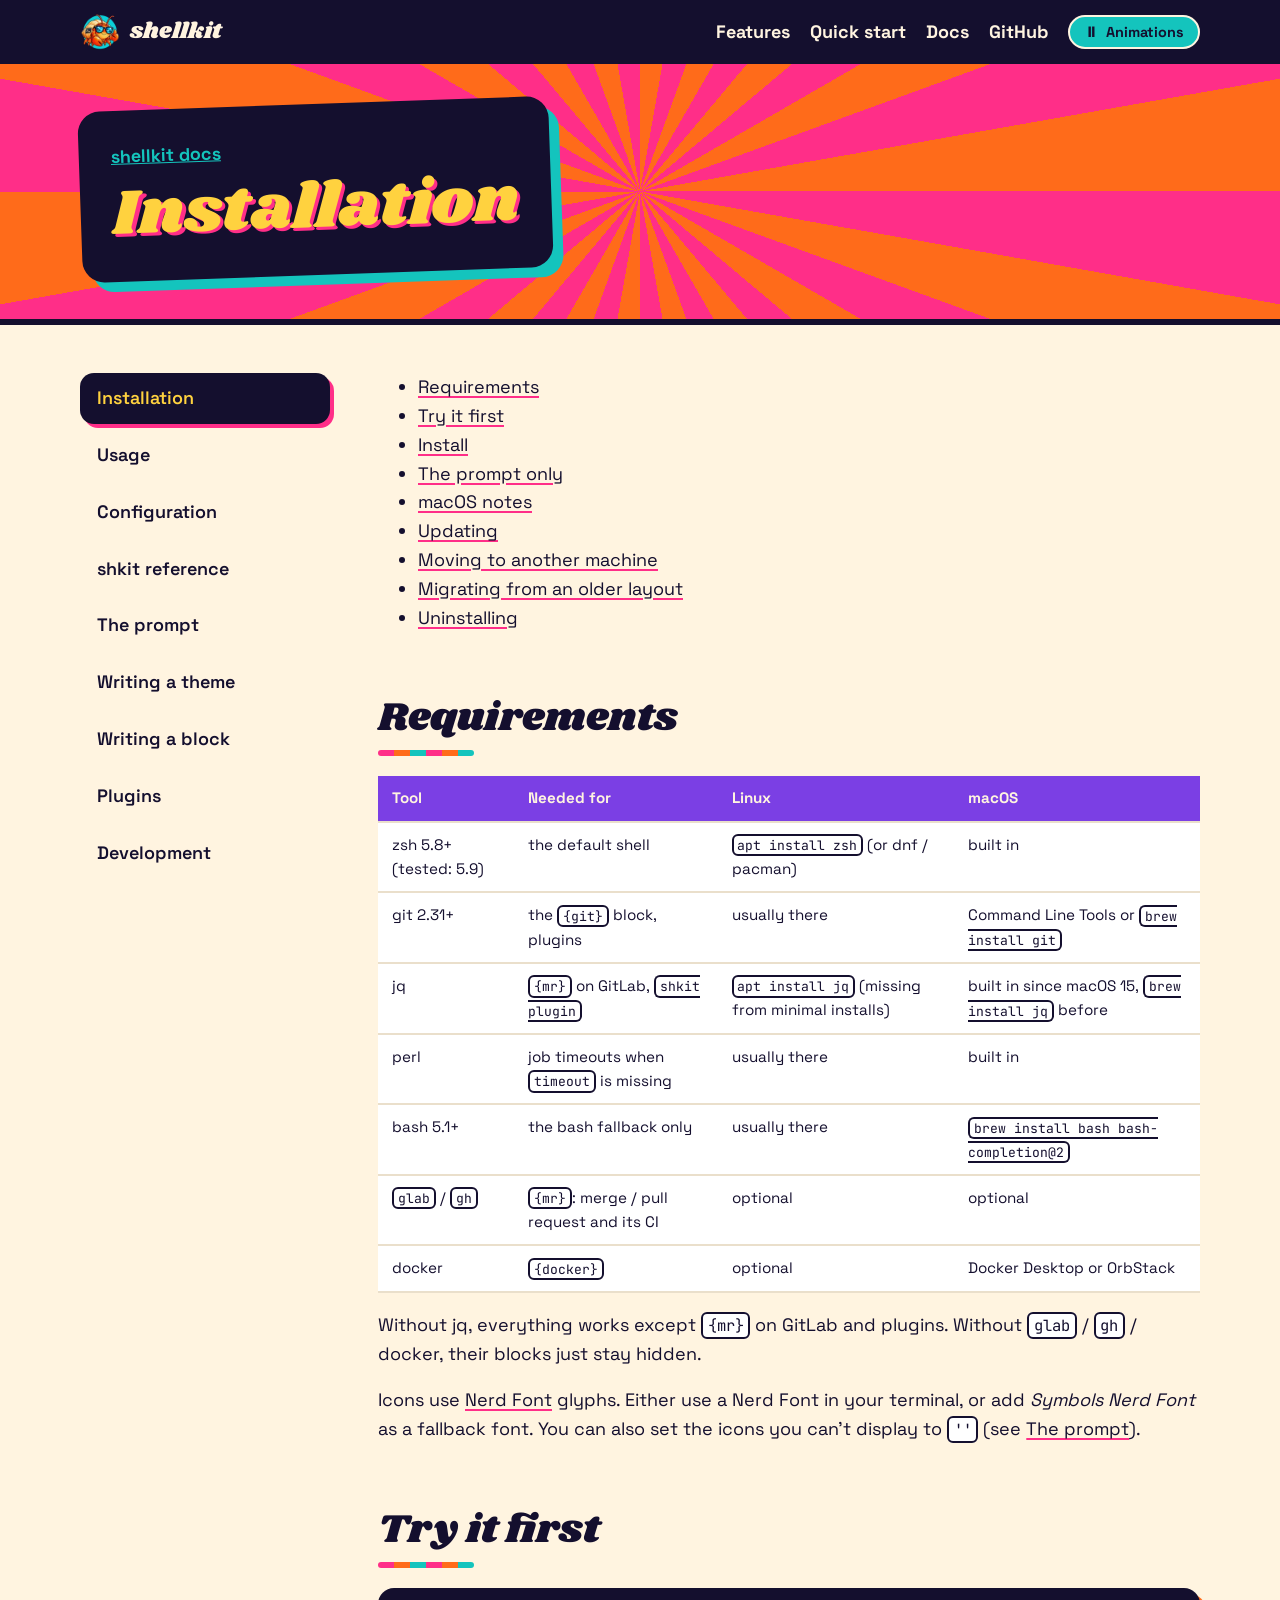
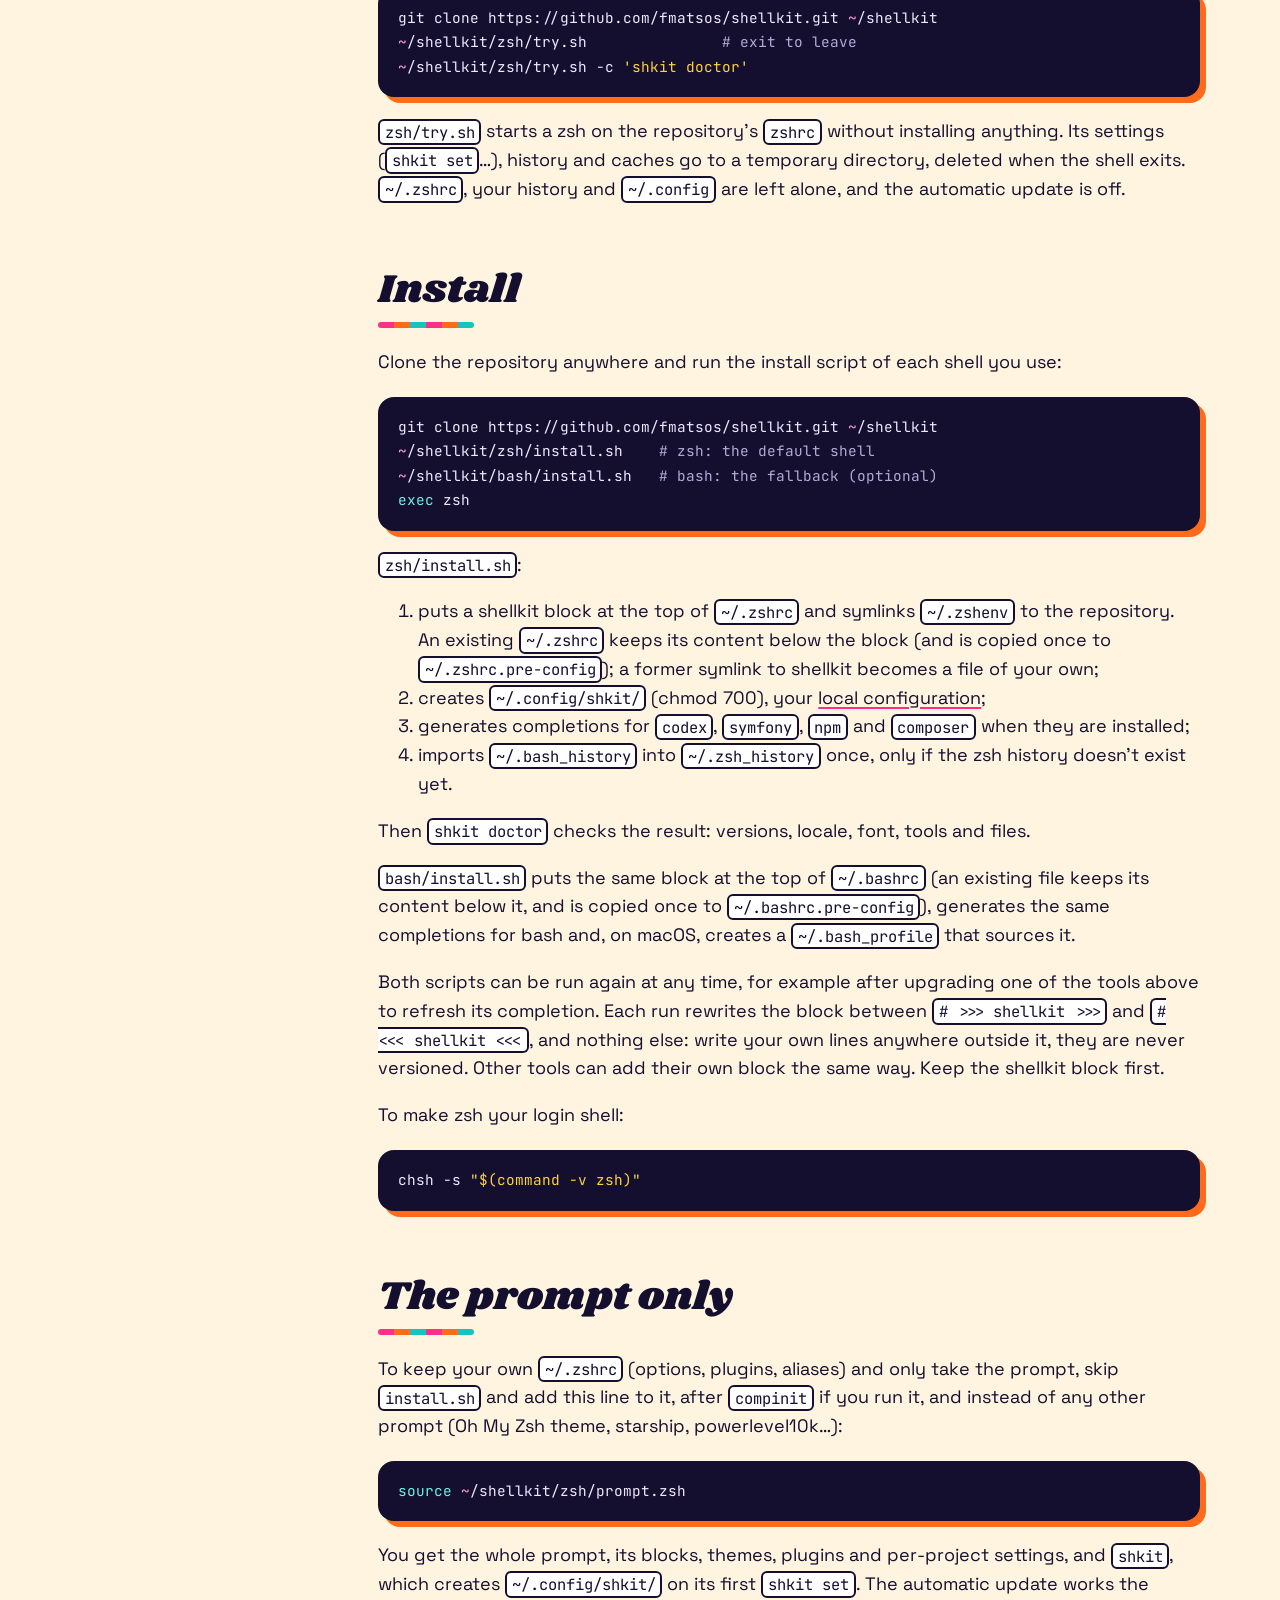
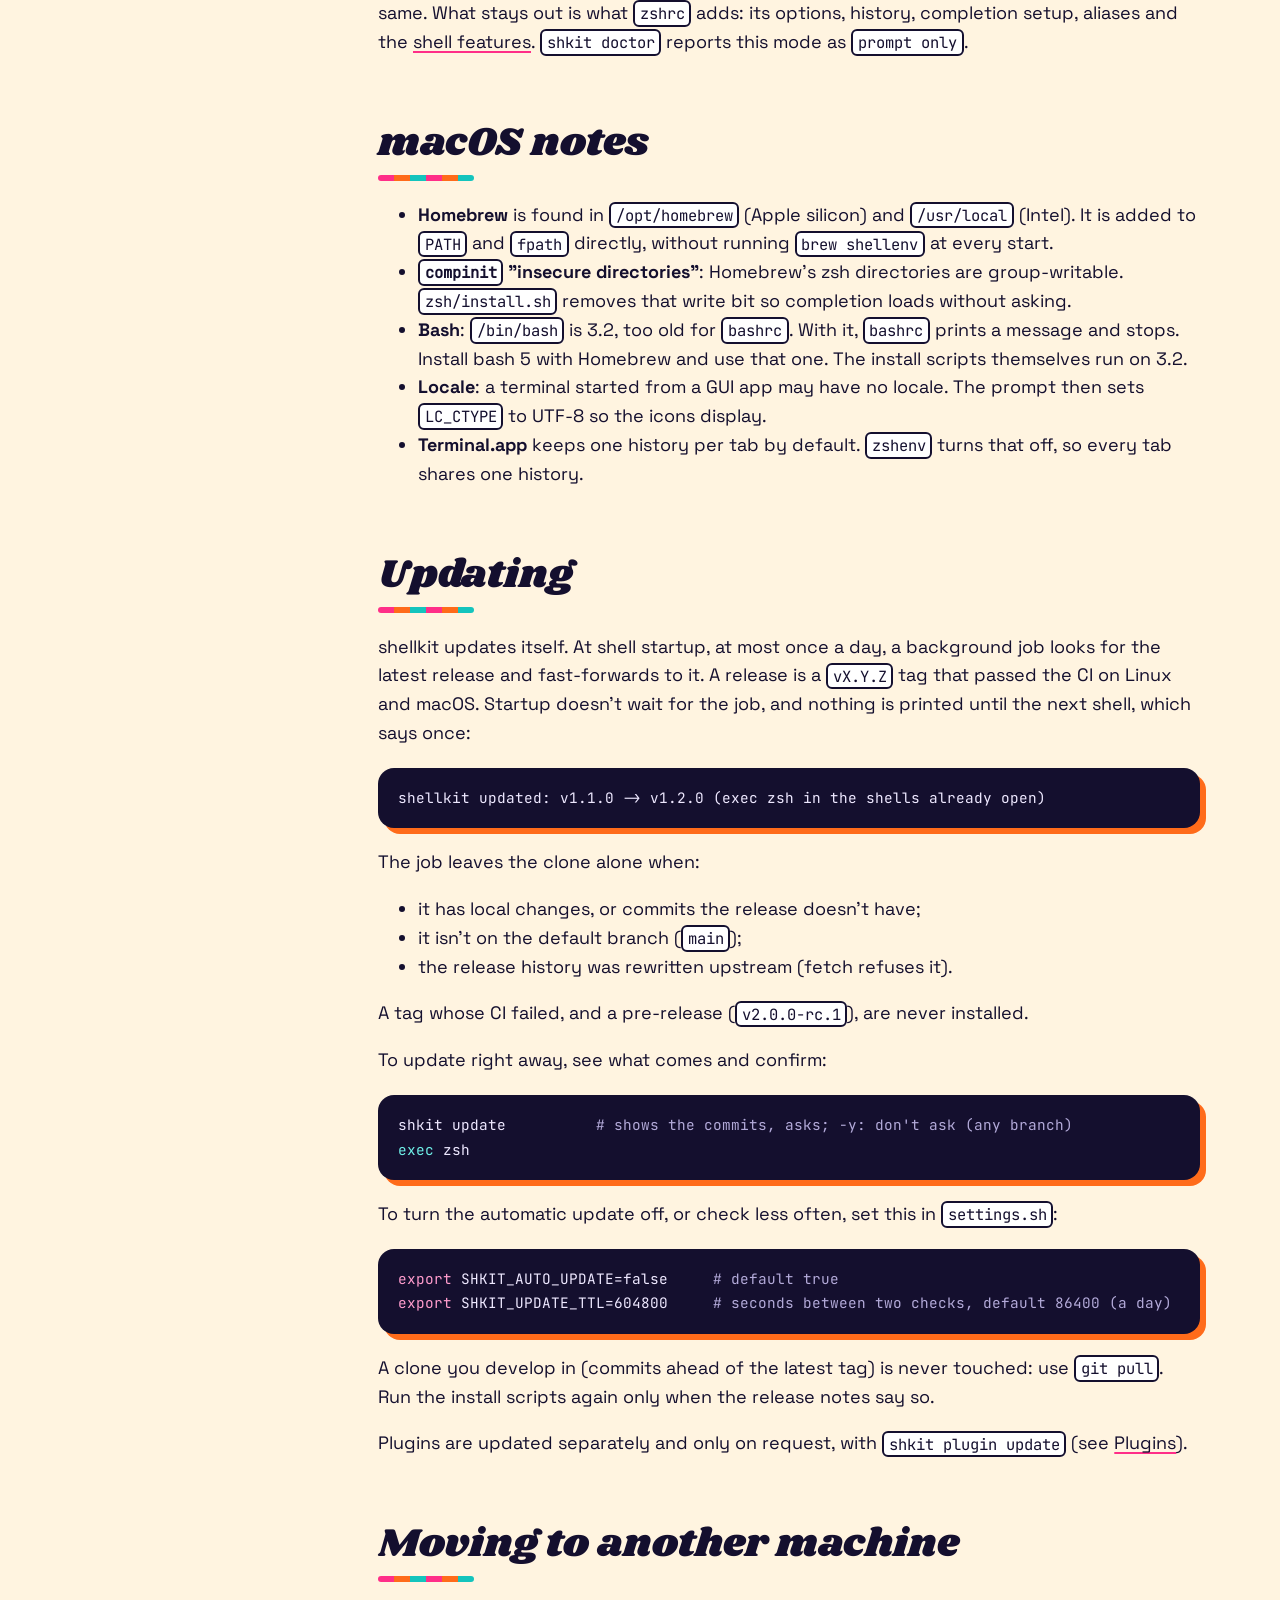
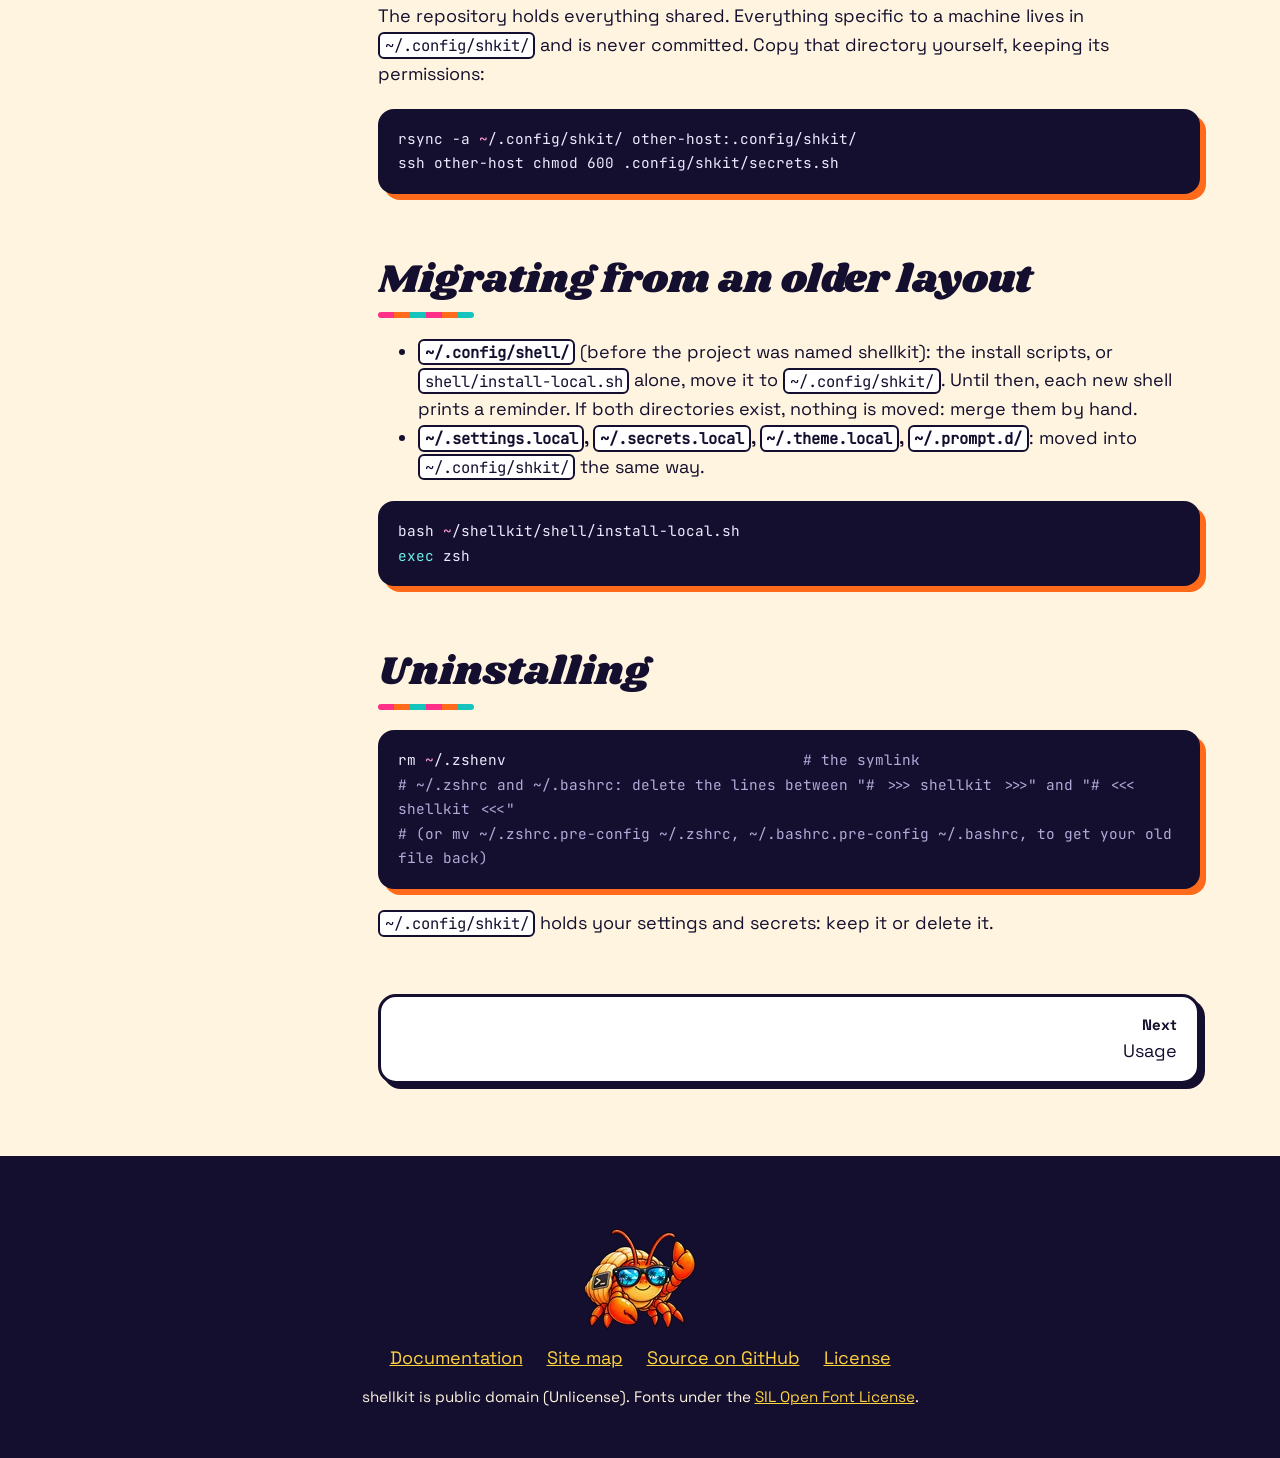
<file: docs/installation.html>
<!doctype html>
<html lang="en" class="" data-motion="off">
<head>
<meta charset="utf-8">
<meta name="viewport" content="width=device-width, initial-scale=1">
<title>Installation · shellkit docs</title>
<meta name="description" content="requirements, Linux and macOS, bash fallback, updating">
<link rel="canonical" href="https://fmatsos.github.io/shellkit/docs/installation.html">
<meta name="theme-color" content="#140f2e">
<meta property="og:type" content="website">
<meta property="og:site_name" content="shellkit">
<meta property="og:locale" content="en_US">
<meta property="og:title" content="Installation">
<meta property="og:description" content="requirements, Linux and macOS, bash fallback, updating">
<meta property="og:url" content="https://fmatsos.github.io/shellkit/docs/installation.html">
<meta property="og:image" content="https://fmatsos.github.io/shellkit/assets/og.jpg">
<meta property="og:image:type" content="image/jpeg">
<meta property="og:image:width" content="1200">
<meta property="og:image:height" content="630">
<meta property="og:image:alt" content="shellkit: an orange hermit crab in sunglasses, holding a wrench, dancing on a beach at sunset">
<meta name="twitter:card" content="summary_large_image">
<link rel="icon" href="../assets/favicon.png" type="image/png">
<link rel="apple-touch-icon" href="../assets/apple-touch-icon.png">
<link rel="preload" href="../assets/fonts/shrikhand.woff2" as="font" type="font/woff2" crossorigin>
<link rel="preload" href="../assets/fonts/space-grotesk.woff2" as="font" type="font/woff2" crossorigin>

<style>
/* shellkit site: one stylesheet for the landing page and the docs, inlined by build.py.
   ../ is replaced by the page's path to the site root. Every animation runs only
   under html[data-motion="on"] (set by the head script, toggled by #motion). */
/* optional, not swap: a font that arrives late is skipped for this view instead of reflowing the page (CLS) */
@font-face { font-family: "Shrikhand"; src: url(../assets/fonts/shrikhand.woff2) format("woff2"); font-display: optional; }
@font-face { font-family: "Space Grotesk"; src: url(../assets/fonts/space-grotesk.woff2) format("woff2"); font-weight: 300 700; font-display: optional; }
@font-face { font-family: "JetBrains Mono"; src: url(../assets/fonts/jetbrains-mono.woff2) format("woff2"); font-display: optional; }

:root {
  --orange: #ff6b1a; --magenta: #ff2e88; --teal: #14c4bd; --yellow: #ffd23f;
  --navy: #1d1541; --ink: #140f2e; --cream: #fff4e0; --purple: #7b3fe4; --paper: #fff;
  --radius: 22px; --shadow: 6px 6px 0 var(--ink);
  color-scheme: light;
}
* { box-sizing: border-box; }
html { scroll-behavior: smooth; scroll-padding-top: 88px; }
body {
  margin: 0; background: var(--cream); color: var(--ink);
  font: 1.125rem/1.6 "Space Grotesk", system-ui, sans-serif; overflow-x: hidden;
}
img { max-width: 100%; height: auto; display: block; }
a { color: inherit; }
code, pre, kbd { font-family: "JetBrains Mono", ui-monospace, monospace; }
h1, h2, h3 { line-height: 1.1; margin: 0 0 .5em; }
h1, h2 { font-family: "Shrikhand", cursive; font-weight: 400; }
h2 { font-size: clamp(2rem, 6vw, 3.4rem); }
h3 { font-size: 1.35rem; }
:where(ul.plain, ol.plain) { list-style: none; margin: 0; padding: 0; }
.wrap { width: min(1120px, 100% - 32px); margin-inline: auto; }
.sr-only { position: absolute; width: 1px; height: 1px; margin: -1px; padding: 0; overflow: hidden; clip-path: inset(50%); white-space: nowrap; border: 0; }
:focus-visible { outline: 3px solid var(--ink); outline-offset: 3px; box-shadow: 0 0 0 3px var(--cream); border-radius: 6px; }

/* ---------- header ---------- */
.skip { position: absolute; left: 16px; top: -100px; z-index: 30; background: var(--yellow); color: var(--ink); padding: 10px 18px; border: 3px solid var(--ink); border-radius: 999px; font-weight: 700; }
.skip:focus { top: 12px; }
.top { position: sticky; top: 0; z-index: 20; background: var(--ink); color: var(--cream); }
.top .wrap { display: flex; flex-wrap: wrap; align-items: center; gap: 8px 20px; min-height: 64px; padding: 8px 0; }
.brand { display: flex; align-items: center; gap: 10px; font-family: "Shrikhand", cursive; font-size: 1.4rem; text-decoration: none; margin-right: auto; }
.brand img { width: 40px; height: 40px; }
.top nav ul { display: flex; flex-wrap: wrap; gap: 4px 20px; }
.top nav a { text-decoration: none; font-weight: 700; padding: 6px 0; display: inline-block; }
.top nav a:hover, .top nav a[aria-current] { color: var(--yellow); text-decoration: underline; text-underline-offset: 6px; text-decoration-thickness: 3px; }
#motion {
  font: 700 .9rem "Space Grotesk", sans-serif; color: var(--ink); background: var(--teal); cursor: pointer;
  border: 2px solid var(--cream); border-radius: 999px; padding: 6px 14px; display: inline-flex; gap: 8px; align-items: center;
}
#motion[aria-pressed="false"] { background: var(--cream); }
#motion .on, #motion[aria-pressed="false"] .off { display: none; }
#motion[aria-pressed="false"] .on { display: inline; }
@media (max-width: 700px) { .top nav li.wide { display: none; } }

/* ---------- buttons, chips ---------- */
.btn {
  display: inline-block; padding: 12px 24px; border: 3px solid var(--ink); border-radius: 999px;
  background: var(--yellow); color: var(--ink); font-weight: 700; text-decoration: none; box-shadow: 4px 4px 0 var(--cream);
}
.btn.alt { background: var(--teal); }
.badges { display: flex; flex-wrap: wrap; gap: 10px; margin-top: 22px; font-size: .9rem; font-weight: 700; }
.badges li { border: 2px solid var(--teal); color: var(--cream); padding: 2px 12px; border-radius: 999px; }

/* ---------- hero (landing) and band (docs) ---------- */
.hero, .band { position: relative; overflow: hidden; isolation: isolate; border-bottom: 6px solid var(--ink); background: var(--orange); }
.hero::before, .band::before {
  content: ""; position: absolute; z-index: -1; inset: -60%;
  background: repeating-conic-gradient(from 0deg at 50% 50%, var(--orange) 0 10deg, var(--magenta) 10deg 20deg);
}
.hero .wrap { display: grid; grid-template-columns: 1fr 1.1fr; gap: 40px; align-items: center; padding: 56px 0 120px; }
.sticker {
  background: var(--ink); color: var(--cream); border-radius: var(--radius); padding: 32px;
  box-shadow: 10px 10px 0 var(--teal); transform: rotate(-2deg);
}
.sticker h1 { font-size: clamp(3.2rem, 10vw, 6.4rem); color: var(--yellow); text-shadow: 4px 4px 0 var(--magenta); margin-bottom: .25em; }
.sticker .tag { font-size: clamp(1.1rem, 2.4vw, 1.35rem); font-weight: 600; margin: 0; }
.cta { display: flex; flex-wrap: wrap; gap: 14px; margin-top: 26px; }
.art { border: 6px solid var(--ink); border-radius: var(--radius); box-shadow: 10px 10px 0 var(--ink); background: var(--yellow); transform: rotate(2deg); }
.art img { border-radius: calc(var(--radius) - 6px); }
.walker { position: absolute; left: 0; bottom: 6px; width: 96px; height: 96px; overflow: hidden; display: none; pointer-events: none; }
.walker img { width: 600%; max-width: none; height: 100%; }
@media (max-width: 860px) {
  .hero .wrap { grid-template-columns: 1fr; padding: 32px 0 116px; }
  .art { order: -1; transform: rotate(-1deg); }
  .sticker { transform: none; padding: 24px; }
}
.band .wrap { padding: 40px 0 44px; }
.band .sticker { display: inline-block; max-width: 100%; }
.band h1 { font-size: clamp(2.2rem, 7vw, 4rem); color: var(--yellow); text-shadow: 3px 3px 0 var(--magenta); margin: 0; overflow-wrap: anywhere; }
.band h1 code { font-family: inherit; }
.kicker { margin: 0 0 8px; font-weight: 700; }
.kicker a { color: var(--teal); }

/* ---------- landing: one full-viewport section per screen ---------- */
/* --hh: the sticky header's height, measured by site.js (it wraps on small screens) */
html.landing { scroll-padding-top: var(--hh, 64px); scroll-snap-type: y proximity; }
html.landing.snap { scroll-snap-type: y mandatory; }   /* only when every section fits the viewport */
html.landing.dragging { scroll-snap-type: none; scroll-behavior: auto; }
.sec { position: relative; min-height: calc(100svh - var(--hh, 64px)); display: flex; align-items: center; padding: 56px 0; scroll-snap-align: start; overflow: hidden; }
.sec > .wrap { position: relative; }
.landing .foot { scroll-snap-align: end; }
.hero.sec { padding: 32px 0 112px; }
.hero .wrap { padding: 0; }
.lead { font-size: 1.2rem; max-width: 60ch; }
.center { text-align: center; }
.center .lead { margin-inline: auto; }

.term-wrap { position: relative; margin: 36px auto 0; max-width: 1000px; text-align: left; }
.term { border: 5px solid var(--ink); border-radius: 16px; box-shadow: 10px 10px 0 var(--magenta); overflow: hidden; background: #1e2127; color: #abb2bf; }
.term-bar { display: flex; align-items: center; gap: 8px; padding: 10px 14px; background: #282c34; font: .85rem "JetBrains Mono", monospace; }
.term-bar i { width: 13px; height: 13px; border-radius: 50%; background: #ff5f57; }
.term-bar i:nth-child(2) { background: #febc2e; }
.term-bar i:nth-child(3) { background: #28c840; }
.term-bar span { flex: 1; text-align: center; margin-right: 60px; }
.term-body { padding: 18px 22px; font: clamp(.78rem, 1.6vw, 1.05rem)/1.8 "JetBrains Mono", monospace; }
.term-body p { margin: 0; display: flex; flex-wrap: wrap; white-space: pre-wrap; }
.t-dir, .t-add { color: #98c379; }
.t-git { color: #56b6c2; }
.t-dirty, .t-agent { color: #e5a045; }
.t-del { color: #e06c75; }
.t-q { color: #b39cf5; }
.t-warn { color: #e5c07b; }
.t-mr { position: relative; color: #b39cf5; }
.t-spin { position: absolute; left: 0; display: none; }
.t-right { margin-left: auto; padding-left: 24px; }
.t-cmd { color: #e6e6e6; }
.t-cur { display: inline-block; width: .6em; height: 1.2em; margin-left: 2px; vertical-align: -.2em; background: #9aa0aa; }

.stats { display: grid; grid-template-columns: repeat(3, 1fr); gap: 20px; margin-top: 40px; }
.stats li { background: var(--teal); border: 4px solid var(--ink); border-radius: var(--radius); box-shadow: var(--shadow); padding: 16px; text-align: center; }
.stats li:nth-child(2) { background: var(--yellow); rotate: -2deg; }
.stats li:nth-child(3) { background: var(--orange); }
.stats b { display: block; font-family: "Shrikhand", cursive; font-weight: 400; font-size: clamp(1.8rem, 4vw, 2.5rem); line-height: 1.2; }
@media (max-width: 640px) { .stats { grid-template-columns: 1fr; gap: 12px; } .stats li { padding: 8px; } .stats li:nth-child(2) { rotate: none; } }

.features { background: var(--navy); color: var(--cream); }
.features h2 { color: var(--yellow); }
.cards { position: relative; margin-top: 110px; }  /* room for the crab standing on the cards */
.grid { display: grid; grid-template-columns: repeat(4, 1fr); gap: 24px; }
.card { background: var(--cream); color: var(--ink); border: 4px solid var(--ink); border-radius: var(--radius); box-shadow: 8px 8px 0 var(--c, var(--teal)); overflow: hidden; }
.card img { width: 100%; aspect-ratio: 4 / 3; object-fit: cover; border-bottom: 4px solid var(--ink); }
.card div { padding: 14px 18px 18px; }
.card h3 { font-size: 1.2rem; margin-bottom: .3em; }
.card p { margin: 0; font-size: 1rem; }
.card:nth-child(2) { --c: var(--magenta); }
.card:nth-child(3) { --c: var(--yellow); }
.card:nth-child(4) { --c: var(--orange); }
.walker.on-cards { top: 0; bottom: auto; animation: none; transform-origin: 50% 100%; }  /* placed and moved by site.js */
@media (max-width: 1000px) { .grid { grid-template-columns: repeat(2, 1fr); } }
@media (max-width: 640px) { .cards { margin-top: 84px; } .walker.on-cards { width: 76px; height: 76px; } }
@media (max-width: 640px) {  /* a sideways carousel: the four cards don't fit one screen */
  .grid { display: flex; overflow-x: auto; scroll-snap-type: x mandatory; gap: 16px; padding: 4px 4px 16px; }
  .card { flex: 0 0 min(82%, 340px); scroll-snap-align: center; }
}

.more-sec { background: var(--navy); color: var(--cream); border-top: 6px dashed var(--teal); }
.more-sec h2 { color: var(--yellow); }
.more { display: grid; grid-template-columns: repeat(3, 1fr); gap: 18px; margin-top: 36px; }
.more li { position: relative; border: 3px dashed var(--teal); border-radius: 16px; padding: 16px 18px 16px 52px; }
.more li::before { content: "✓"; position: absolute; left: 14px; top: 14px; width: 26px; height: 26px; border-radius: 50%; background: var(--teal); color: var(--ink); font-weight: 700; display: grid; place-items: center; }
.more b { color: var(--yellow); }
@media (max-width: 1000px) { .more { grid-template-columns: repeat(2, 1fr); } }
@media (max-width: 640px) { .more { grid-template-columns: 1fr; gap: 10px; } .more li { padding: 10px 12px 10px 46px; font-size: 1rem; } .more li::before { top: 10px; } }

.start { background: var(--yellow); }
.steps { display: grid; grid-template-columns: 1fr 1.45fr; gap: 20px 32px; margin-top: 24px; counter-reset: step; }
.steps > li { display: grid; grid-template-columns: 52px 1fr; gap: 14px; align-items: start; counter-increment: step; }
.steps > li:nth-child(2) { grid-column: 2; grid-row: 1 / span 2; }
.steps > li::before {
  content: counter(step); width: 52px; height: 52px; border-radius: 50%; background: var(--magenta); color: var(--ink);
  border: 4px solid var(--ink); display: grid; place-items: center; font-family: "Shrikhand", cursive; font-size: 1.5rem; box-shadow: 4px 4px 0 var(--ink);
}
.steps h3 { margin: 4px 0 2px; }
.steps p { margin: 0; font-size: 1rem; }
.start pre { font-size: .84rem; line-height: 1.6; padding: 14px 16px; }
.needs { margin: 24px 0 0; font-size: 1rem; }
@media (max-width: 900px) { .steps { grid-template-columns: 1fr; } .steps > li:nth-child(2) { grid-column: auto; grid-row: auto; } }
@media (max-width: 560px) { .steps > li { grid-template-columns: 1fr; gap: 6px; } .steps > li::before { width: 44px; height: 44px; font-size: 1.2rem; } }
.code { position: relative; }
.code pre { padding-top: 46px; }  /* the copy button sits above the text, which keeps the full width */
.copy {
  position: absolute; top: 12px; right: 10px; font: 700 .85rem "Space Grotesk", sans-serif; cursor: pointer;
  background: var(--teal); border: 2px solid var(--cream); color: var(--ink); border-radius: 999px; padding: 4px 14px; min-height: 32px;
}

.sec .docs-grid { grid-template-columns: repeat(3, 1fr); }
@media (max-width: 900px) { .sec .docs-grid { grid-template-columns: repeat(2, 1fr); } }
@media (max-width: 480px) { .sec .docs-grid { gap: 10px; } .sec .docs-grid a { padding: 10px 12px; } .sec .docs-grid span { display: none; } }  /* titles only: each page has its summary */

/* the crab buddies: one per section, decorative, only with animations on */
.buddy { position: absolute; z-index: 2; width: 128px; height: 128px; overflow: hidden; display: none; pointer-events: none; }
.buddy img { width: 600%; max-width: none; height: 100%; }
.b-point { left: -34px; top: -118px; }
.b-dance { right: 0; top: -40px; }
.b-type { right: 0; top: -24px; }
.b-read { right: 0; top: -44px; }
@media (max-width: 640px) { .buddy { width: 88px; height: 88px; } .b-point { left: -8px; top: -84px; } .b-dance, .b-type, .b-read { top: -30px; } }

/* the scroll rail: section links, and the crab as a draggable thumb */
.rail { position: fixed; z-index: 15; right: 14px; top: calc(50% + var(--hh, 64px) / 2); translate: 0 -50%; width: 40px; height: min(60vh, 420px); }
.rail::before { content: ""; position: absolute; left: 50%; top: 12px; bottom: 12px; width: 6px; translate: -50% 0; border-radius: 3px; background: var(--ink); box-shadow: 0 0 0 2px var(--cream); }
.rail ol { position: relative; height: 100%; display: flex; flex-direction: column; justify-content: space-between; align-items: center; }
.rail a { position: relative; display: grid; place-items: center; width: 28px; height: 28px; border-radius: 50%; }
.rail a::before { content: ""; width: 14px; height: 14px; border-radius: 50%; background: var(--cream); border: 3px solid var(--ink); }
.rail a[aria-current]::before { background: var(--yellow); scale: 1.3; }
.rail a span { position: absolute; right: 40px; white-space: nowrap; background: var(--ink); color: var(--cream); font-weight: 700; font-size: .9rem; padding: 4px 12px; border-radius: 999px; box-shadow: 3px 3px 0 var(--magenta); opacity: 0; pointer-events: none; }
.rail a:hover span, .rail a:focus-visible span { opacity: 1; }
.rail.quiet a span { opacity: 0 !important; }
.rail-thumb { position: absolute; left: 50%; top: 0; width: 40px; height: 40px; margin-left: -20px; cursor: grab; touch-action: none; }
.rail-thumb:active { cursor: grabbing; }
.rail-thumb img { width: 40px; height: 40px; filter: drop-shadow(2px 2px 0 var(--ink)); }
@media (min-width: 701px) { html.landing { scrollbar-width: none; } html.landing::-webkit-scrollbar { display: none; } }
@media (max-width: 700px) { .rail { display: none; } }

table { width: 100%; border-collapse: collapse; background: var(--paper); font-size: .95rem; }
th, td { padding: 10px 14px; text-align: left; border-bottom: 2px solid #eadfcb; vertical-align: top; }
thead th, th[scope="col"] { background: var(--purple); color: var(--cream); }
caption { text-align: left; font-weight: 700; padding: 0 0 8px; }
.table { margin: 24px 0; overflow-x: auto; border: 4px solid var(--ink); border-radius: 16px; box-shadow: var(--shadow); background: var(--paper); }

.docs-grid { display: grid; grid-template-columns: repeat(auto-fit, minmax(min(230px, 100%), 1fr)); gap: 16px; margin-top: 32px; }
.docs-grid a {
  display: block; height: 100%; text-decoration: none; padding: 18px 20px; border: 3px solid var(--ink); border-radius: 18px;
  background: var(--paper); box-shadow: 5px 5px 0 var(--ink);
}
.docs-grid a:hover { background: var(--teal); }
.docs-grid b { display: block; font-size: 1.1rem; }
.docs-grid span { font-size: .95rem; }

/* ---------- docs ---------- */
.doc { display: grid; grid-template-columns: 250px minmax(0, 1fr); gap: 48px; padding: 48px 0 72px; }
.toc ul { position: sticky; top: 88px; display: grid; gap: 6px; }
.toc a { display: block; text-decoration: none; font-weight: 600; padding: 8px 14px; border: 3px solid transparent; border-radius: 14px; }
.toc a:hover { border-color: var(--ink); background: var(--paper); }
.toc a[aria-current="page"] { background: var(--ink); color: var(--yellow); box-shadow: 4px 4px 0 var(--magenta); }
@media (max-width: 900px) {
  .doc { grid-template-columns: minmax(0, 1fr); gap: 24px; }
  .toc ul { position: static; display: flex; flex-wrap: wrap; }
  .toc a { border-color: var(--ink); background: var(--paper); padding: 4px 12px; }
}
.prose { max-width: 78ch; }
.prose > :first-child { margin-top: 0; }
.prose h2 { font-size: clamp(1.8rem, 5vw, 2.5rem); margin-top: 1.6em; }
.prose h2::after { content: ""; display: block; width: 96px; height: 6px; margin-top: 10px; border-radius: 3px; background: repeating-linear-gradient(90deg, var(--magenta) 0 16px, var(--orange) 16px 32px, var(--teal) 32px 48px); }
.prose h3 { margin-top: 1.6em; }
.prose a { text-decoration-color: var(--magenta); text-decoration-thickness: 2px; text-underline-offset: 3px; }
.prose a:hover { background: var(--yellow); }
.prose :not(pre) > code { background: var(--paper); border: 2px solid var(--ink); border-radius: 6px; padding: .05em .3em; font-size: .86em; overflow-wrap: anywhere; }
.prose h3 code { font-size: .9em; }
pre {
  margin: 12px 0 0; padding: 18px 20px; background: var(--ink); color: #eee8ff; border-radius: 16px;
  box-shadow: 6px 6px 0 var(--orange); font-size: .9rem; line-height: 1.7; white-space: pre-wrap; overflow-wrap: anywhere;
}
.prose pre { margin: 20px 0; }
pre .c, .pl-c { color: #b3aad9; }
pre .p { color: var(--teal); }
.pl-s, .pl-pds { color: var(--yellow); }
.pl-k { color: #ff9ccd; }
.pl-c1, .pl-v { color: #6ff0e8; }
.pl-en { color: #ffb487; }
.pl-ent { color: #a6f0a6; }
kbd { background: var(--paper); border: 2px solid var(--ink); border-bottom-width: 4px; border-radius: 8px; padding: 0 .4em; font-size: .85em; }
.prose blockquote { margin: 20px 0; padding: 4px 20px; border-left: 6px solid var(--magenta); background: var(--paper); border-radius: 0 14px 14px 0; }
.markdown-alert { margin: 24px 0; padding: 14px 20px; background: var(--paper); border: 4px solid var(--ink); border-radius: 16px; box-shadow: 6px 6px 0 var(--a, var(--teal)); }
.markdown-alert > :last-child { margin-bottom: 0; }
.markdown-alert-title { display: flex; align-items: center; gap: 8px; font-weight: 700; margin: 0 0 6px; }
.markdown-alert svg { fill: currentColor; }
.markdown-alert-tip { --a: var(--yellow); }
.markdown-alert-warning, .markdown-alert-caution, .markdown-alert-important { --a: var(--magenta); }
.prose img { border: 5px solid var(--ink); border-radius: 16px; box-shadow: 8px 8px 0 var(--magenta); margin: 12px 0; }
.pager { display: flex; flex-wrap: wrap; justify-content: space-between; gap: 16px; margin-top: 56px; }
.pager a { flex: 1 1 240px; text-decoration: none; padding: 16px 20px; border: 3px solid var(--ink); border-radius: 18px; background: var(--paper); box-shadow: 5px 5px 0 var(--ink); }
.pager a:hover { background: var(--teal); }
.pager .next { text-align: right; }
.pager small { display: block; font-weight: 700; }

/* ---------- footer ---------- */
.foot { background: var(--ink); color: var(--cream); padding: 48px 0; text-align: center; }
.dancer { width: 128px; height: 128px; margin: 0 auto 12px; overflow: hidden; }
.foot ul { display: flex; flex-wrap: wrap; justify-content: center; gap: 8px 24px; margin: 12px 0; }
.foot a { color: var(--yellow); }
.foot p { margin: 8px 0 0; font-size: .95rem; }

/* ---------- fun: every loop and every "not shown yet" state needs [data-motion="on"] ---------- */
@keyframes spin { to { transform: rotate(1turn); } }
@keyframes bob { 50% { translate: 0 -10px; } }
@keyframes frames { to { transform: translateX(-100%); } }
@keyframes walk {
  0% { transform: translateX(-110px); } 49.9% { transform: translateX(calc(100vw + 10px)) scaleX(1); }
  50% { transform: translateX(calc(100vw + 10px)) scaleX(-1); } 100% { transform: translateX(-110px) scaleX(-1); }
}
@keyframes wiggle { 25% { rotate: -2deg; } 75% { rotate: 2deg; } }
@keyframes boing { 30% { scale: 1.12 .9; } 60% { scale: .95 1.08; } }
@keyframes pop { to { transform: translate(var(--dx), var(--dy)) rotate(var(--r)); opacity: 0; } }
@keyframes sway { 0%, 100% { transform: translateY(0) rotate(-5deg); } 25%, 75% { transform: translateY(-10px) rotate(0deg); } 50% { transform: translateY(0) rotate(5deg); } }
@keyframes seg { from { opacity: 0; transform: translateY(8px); } }
@keyframes spinner { 0%, 48% { opacity: 0; } 49%, 99% { opacity: 1; } 100% { opacity: 0; } }
@keyframes type { from { width: 0; } }
@keyframes blink { 50% { opacity: 0; } }
@keyframes tick { from { scale: 0; rotate: -120deg; } }
@keyframes buddyin { from { opacity: 0; transform: translateY(48px) scale(.5); } }

[data-motion="on"] .hero::before, [data-motion="on"] .band::before { animation: spin 90s linear infinite; }
[data-motion="on"] .art { animation: bob 5s ease-in-out infinite; transition: transform .2s; transform: rotate(2deg) perspective(900px) rotateX(var(--ty, 0deg)) rotateY(var(--tx, 0deg)); }
[data-motion="on"] .walker { display: block; animation: walk 26s linear infinite; }
[data-motion="on"] .walker.on-cards { animation: none; }
[data-motion="on"] .walker img { animation: frames .7s steps(6) infinite; }
[data-motion="on"] .buddy { display: block; }
[data-motion="on"] .buddy img { animation: frames 1.3s steps(6) infinite; }
[data-motion="on"] .b-dance img { animation-duration: 2.2s; }   /* slow steps under a smooth sway read as fluid */
[data-motion="on"] .dancer { animation: sway 3.2s ease-in-out infinite; }
[data-motion="on"] .dancer img { animation: frames 1.8s steps(6) infinite; }
[data-motion="on"] .t-cur { animation: blink 1.1s steps(1) infinite; }
[data-motion="on"] .docs-grid a:hover, [data-motion="on"] .pager a:hover { animation: wiggle .4s ease-in-out; }
[data-motion="on"] .btn:hover, [data-motion="on"] .copy:hover, [data-motion="on"] .stats li:hover, [data-motion="on"] .brand:hover img { animation: boing .5s ease-in-out; }

/* a section plays its entrance each time it becomes the current one (site.js adds .active); under 5 s */
[data-motion="on"].ready .enter { transition: opacity .6s, transform .7s cubic-bezier(.3, 1.5, .5, 1); transition-delay: calc(var(--d, 0) * 110ms); }
[data-motion="on"].ready .sec:not(.active) .enter { opacity: 0; transform: translateY(40px) scale(.95); transition-delay: 0s; }
[data-motion="on"].ready .sec:not(.active) :is(.buddy, .seg, .ln) { opacity: 0; }
[data-motion="on"].ready .sec:not(.active) .more li::before { opacity: 0; }
[data-motion="on"].ready .sec.active .buddy { animation: buddyin .7s cubic-bezier(.3, 1.5, .5, 1) .4s both; }
[data-motion="on"].ready .sec.active .b-dance { transform-origin: 50% 100%; animation: buddyin 1s cubic-bezier(.22, 1.2, .36, 1) .5s both, dance 3.6s ease-in-out 1.5s infinite; }
@keyframes dance { 25% { rotate: -4deg; translate: -3px -6px; } 50% { rotate: 0deg; translate: 0 0; } 75% { rotate: 4deg; translate: 3px -6px; } }
[data-motion="on"].ready .more-sec .enter { transition: opacity .9s ease-out, transform 1.1s cubic-bezier(.22, 1, .36, 1); transition-delay: calc(var(--d, 0) * 160ms); }
[data-motion="on"].ready .sec.active .more li::before { animation: tick .7s cubic-bezier(.3, 1.3, .5, 1) calc(var(--d, 0) * 160ms + .7s) both; }
[data-motion="on"].ready .sec.active .seg { animation: seg .35s calc(var(--t) * 1s + .5s) both; }
[data-motion="on"].ready .sec.active .t-spin { display: inline-block; animation: spinner 2.8s linear both, spin .8s linear infinite; }
[data-motion="on"].ready .sec.active .t-cmd { display: inline-block; width: 8ch; overflow: hidden; white-space: nowrap; vertical-align: bottom; animation: type .8s steps(8) 3.1s both; }
[data-motion="on"].ready .sec.active .more li::before { animation: tick .45s cubic-bezier(.3, 1.6, .5, 1) calc(var(--d, 0) * 110ms + .5s) both; }
[data-motion="on"].ready .sec.active .ln { animation: seg .3s calc(var(--i) * .22s + var(--d, 0) * .3s + .5s) both; }
.confetti { position: fixed; z-index: 40; width: 10px; height: 10px; border-radius: 3px; pointer-events: none; animation: pop .9s cubic-bezier(.2, .7, .4, 1) forwards; }
.dancer img { max-width: none; width: 768px; height: 128px; }
main:focus { outline: none; box-shadow: none; }
.doc.one { grid-template-columns: minmax(0, 1fr); }
.table code { overflow-wrap: normal; white-space: nowrap; }
html[data-motion="off"] { scroll-behavior: auto; }
.toc code, .pager code, .docs-grid code { font-family: inherit; }

/* the transition between sections: a full-screen veil, shaped by site.js, dressed by its kind */
.veil { display: none; position: fixed; inset: 0; z-index: 60; place-items: center; pointer-events: none; background: var(--navy); }
.veil.on { display: grid; }
.veil-line { font: 400 clamp(2.2rem, 1.4rem + 4vw, 4.4rem) "Shrikhand", cursive; color: var(--yellow); text-shadow: 2px 2px 0 var(--ink), -2px -2px 0 var(--ink), 2px -2px 0 var(--ink), -2px 2px 0 var(--ink), 0 2px 0 var(--ink), 0 -2px 0 var(--ink), 6px 6px 0 var(--ink); padding: 0 16px; text-align: center; }
.veil[data-kind="wave"] { background: linear-gradient(180deg, #fff4e0 0 2%, var(--teal) 6%, #0e8f8a 100%); }
.veil[data-kind="segments"] { background: linear-gradient(115deg, var(--orange) 0 25%, var(--magenta) 25% 50%, var(--purple) 50% 75%, var(--teal) 75%); }
.veil[data-kind="sunburst"] { background: repeating-conic-gradient(from 0deg at 50% 50%, var(--yellow) 0 10deg, var(--orange) 10deg 20deg); }
.veil[data-kind="sunburst"] .veil-line { color: var(--cream); }
.veil[data-kind="dots"] { background: radial-gradient(var(--cream) 22%, transparent 24%) 0 0 / 36px 36px, var(--magenta); }
.veil[data-kind="dots"] .veil-line { color: var(--yellow); }
.veil[data-kind="shell"] { background: repeating-linear-gradient(45deg, var(--orange) 0 18px, #ff8a40 18px 36px); }
.veil[data-kind="shell"] .veil-line { color: var(--cream); }
.veil[data-kind="book"] { background: var(--purple); box-shadow: inset 0 0 0 10px var(--ink), inset 0 0 0 14px var(--yellow); }

</style>
<script>
/* animations: on unless the visitor turned them off here, or asks for reduced motion */
try { var m = localStorage.getItem("shkit-motion"); } catch (e) {}
document.documentElement.dataset.motion = m || (matchMedia("(prefers-reduced-motion: reduce)").matches ? "off" : "on");
</script>
</head>
<body>
<a class="skip" href="#main">Skip to content</a>
<header class="top">
  <div class="wrap">
    <a class="brand" href="../"><img src="../assets/mascot-96.webp" alt="" width="96" height="96">shellkit</a>
    <nav aria-label="Main">
      <ul class="plain">
        <li class="wide"><a href="../#features">Features</a></li>
        <li class="wide"><a href="../#start">Quick start</a></li>
        <li><a href="../docs/">Docs</a></li>
        <li><a href="https://github.com/fmatsos/shellkit">GitHub</a></li>
      </ul>
    </nav>
    <button id="motion" type="button" aria-pressed="true" hidden><span aria-hidden="true" class="off">⏸</span><span aria-hidden="true" class="on">▶</span>Animations</button>
  </div>
</header>
<main id="main" tabindex="-1">
<div class="band"><div class="wrap"><div class="sticker"><p class="kicker"><a href="index.html">shellkit docs</a></p><h1>Installation</h1></div></div></div>
<div class="wrap doc">
<nav class="toc" aria-label="Documentation pages"><ul class="plain">
<li><a href="installation.html" aria-current="page">Installation</a></li>
<li><a href="usage.html">Usage</a></li>
<li><a href="configuration.html">Configuration</a></li>
<li><a href="shkit.html"><code>shkit</code> reference</a></li>
<li><a href="prompt.html">The prompt</a></li>
<li><a href="themes.html">Writing a theme</a></li>
<li><a href="blocks.html">Writing a block</a></li>
<li><a href="plugins.html">Plugins</a></li>
<li><a href="development.html">Development</a></li>
</ul></nav>
<div class="prose">
<ul>
<li><a href="#requirements">Requirements</a></li>
<li><a href="#try-it-first">Try it first</a></li>
<li><a href="#install">Install</a></li>
<li><a href="#the-prompt-only">The prompt only</a></li>
<li><a href="#macos-notes">macOS notes</a></li>
<li><a href="#updating">Updating</a></li>
<li><a href="#moving-to-another-machine">Moving to another machine</a></li>
<li><a href="#migrating-from-an-older-layout">Migrating from an older layout</a></li>
<li><a href="#uninstalling">Uninstalling</a></li>
</ul>
<h2 id="requirements">Requirements</h2>
<table>
<thead>
<tr>
<th>Tool</th>
<th>Needed for</th>
<th>Linux</th>
<th>macOS</th>
</tr>
</thead>
<tbody>
<tr>
<td>zsh 5.8+ (tested: 5.9)</td>
<td>the default shell</td>
<td>
<code>apt install zsh</code> (or dnf / pacman)</td>
<td>built in</td>
</tr>
<tr>
<td>git 2.31+</td>
<td>the <code>{git}</code> block, plugins</td>
<td>usually there</td>
<td>Command Line Tools or <code>brew install git</code>
</td>
</tr>
<tr>
<td>jq</td>
<td>
<code>{mr}</code> on GitLab, <code>shkit plugin</code>
</td>
<td>
<code>apt install jq</code> (missing from minimal installs)</td>
<td>built in since macOS 15, <code>brew install jq</code> before</td>
</tr>
<tr>
<td>perl</td>
<td>job timeouts when <code>timeout</code> is missing</td>
<td>usually there</td>
<td>built in</td>
</tr>
<tr>
<td>bash 5.1+</td>
<td>the bash fallback only</td>
<td>usually there</td>
<td><code>brew install bash bash-completion@2</code></td>
</tr>
<tr>
<td>
<code>glab</code> / <code>gh</code>
</td>
<td>
<code>{mr}</code>: merge / pull request and its CI</td>
<td>optional</td>
<td>optional</td>
</tr>
<tr>
<td>docker</td>
<td><code>{docker}</code></td>
<td>optional</td>
<td>Docker Desktop or OrbStack</td>
</tr>
</tbody>
</table>
<p>Without jq, everything works except <code>{mr}</code> on GitLab and plugins. Without
<code>glab</code> / <code>gh</code> / docker, their blocks just stay hidden.</p>
<p>Icons use <a href="https://www.nerdfonts.com" rel="nofollow">Nerd Font</a> glyphs. Either use a Nerd Font
in your terminal, or add <em>Symbols Nerd Font</em> as a fallback font. You can also set
the icons you can't display to <code>''</code> (see <a href="prompt.html#icons">The prompt</a>).</p>
<h2 id="try-it-first">Try it first</h2>
<div class="highlight highlight-source-shell"><pre>git clone https://github.com/fmatsos/shellkit.git <span class="pl-k">~</span>/shellkit
<span class="pl-k">~</span>/shellkit/zsh/try.sh               <span class="pl-c"><span class="pl-c">#</span> exit to leave</span>
<span class="pl-k">~</span>/shellkit/zsh/try.sh -c <span class="pl-s"><span class="pl-pds">'</span>shkit doctor<span class="pl-pds">'</span></span></pre></div>
<p><code>zsh/try.sh</code> starts a zsh on the repository's <code>zshrc</code> without installing anything.
Its settings (<code>shkit set</code>…), history and caches go to a temporary directory,
deleted when the shell exits. <code>~/.zshrc</code>, your history and <code>~/.config</code> are left
alone, and the automatic update is off.</p>
<h2 id="install">Install</h2>
<p>Clone the repository anywhere and run the install script of each shell you use:</p>
<div class="highlight highlight-source-shell"><pre>git clone https://github.com/fmatsos/shellkit.git <span class="pl-k">~</span>/shellkit
<span class="pl-k">~</span>/shellkit/zsh/install.sh    <span class="pl-c"><span class="pl-c">#</span> zsh: the default shell</span>
<span class="pl-k">~</span>/shellkit/bash/install.sh   <span class="pl-c"><span class="pl-c">#</span> bash: the fallback (optional)</span>
<span class="pl-c1">exec</span> zsh</pre></div>
<p><code>zsh/install.sh</code>:</p>
<ol>
<li>puts a shellkit block at the top of <code>~/.zshrc</code> and symlinks <code>~/.zshenv</code> to the repository.
An existing <code>~/.zshrc</code> keeps its content below the block (and is copied once to
<code>~/.zshrc.pre-config</code>); a former symlink to shellkit becomes a file of your own;</li>
<li>creates <code>~/.config/shkit/</code> (chmod 700), your <a href="configuration.html">local configuration</a>;</li>
<li>generates completions for <code>codex</code>, <code>symfony</code>, <code>npm</code> and <code>composer</code> when they are
installed;</li>
<li>imports <code>~/.bash_history</code> into <code>~/.zsh_history</code> once, only if the zsh history
doesn't exist yet.</li>
</ol>
<p>Then <code>shkit doctor</code> checks the result: versions, locale, font, tools and files.</p>
<p><code>bash/install.sh</code> puts the same block at the top of <code>~/.bashrc</code> (an existing file keeps its
content below it, and is copied once to <code>~/.bashrc.pre-config</code>), generates the same completions for bash and, on macOS,
creates a <code>~/.bash_profile</code> that sources it.</p>
<p>Both scripts can be run again at any time, for example after upgrading one of
the tools above to refresh its completion. Each run rewrites the block between
<code># &gt;&gt;&gt; shellkit &gt;&gt;&gt;</code> and <code># &lt;&lt;&lt; shellkit &lt;&lt;&lt;</code>, and nothing else: write your own lines
anywhere outside it, they are never versioned. Other tools can add their own block
the same way. Keep the shellkit block first.</p>
<p>To make zsh your login shell:</p>
<div class="highlight highlight-source-shell"><pre>chsh -s <span class="pl-s"><span class="pl-pds">"</span><span class="pl-s"><span class="pl-pds">$(</span>command -v zsh<span class="pl-pds">)</span></span><span class="pl-pds">"</span></span></pre></div>
<h2 id="the-prompt-only">The prompt only</h2>
<p>To keep your own <code>~/.zshrc</code> (options, plugins, aliases) and only take the prompt,
skip <code>install.sh</code> and add this line to it, after <code>compinit</code> if you run it, and
instead of any other prompt (Oh My Zsh theme, starship, powerlevel10k…):</p>
<div class="highlight highlight-source-shell"><pre><span class="pl-c1">source</span> <span class="pl-k">~</span>/shellkit/zsh/prompt.zsh</pre></div>
<p>You get the whole prompt, its blocks, themes, plugins and per-project settings, and
<code>shkit</code>, which creates <code>~/.config/shkit/</code> on its first <code>shkit set</code>. The automatic
update works the same. What stays out is what <code>zshrc</code> adds: its options, history,
completion setup, aliases and the <a href="usage.html">shell features</a>. <code>shkit doctor</code>
reports this mode as <code>prompt only</code>.</p>
<h2 id="macos-notes">macOS notes</h2>
<ul>
<li>
<strong>Homebrew</strong> is found in <code>/opt/homebrew</code> (Apple silicon) and <code>/usr/local</code> (Intel).
It is added to <code>PATH</code> and <code>fpath</code> directly, without running <code>brew shellenv</code> at
every start.</li>
<li>
<strong><code>compinit</code> "insecure directories"</strong>: Homebrew's zsh directories are
group-writable. <code>zsh/install.sh</code> removes that write bit so completion loads
without asking.</li>
<li>
<strong>Bash</strong>: <code>/bin/bash</code> is 3.2, too old for <code>bashrc</code>. With it, <code>bashrc</code> prints a
message and stops. Install bash 5 with Homebrew and use that one. The install
scripts themselves run on 3.2.</li>
<li>
<strong>Locale</strong>: a terminal started from a GUI app may have no locale. The prompt then
sets <code>LC_CTYPE</code> to UTF-8 so the icons display.</li>
<li>
<strong>Terminal.app</strong> keeps one history per tab by default. <code>zshenv</code> turns that off,
so every tab shares one history.</li>
</ul>
<h2 id="updating">Updating</h2>
<p>shellkit updates itself. At shell startup, at most once a day, a background job
looks for the latest release and fast-forwards to it. A release is a <code>vX.Y.Z</code> tag
that passed the CI on Linux and macOS. Startup doesn't wait for the job, and nothing
is printed until the next shell, which says once:</p>
<pre><code>shellkit updated: v1.1.0 -&gt; v1.2.0 (exec zsh in the shells already open)
</code></pre>
<p>The job leaves the clone alone when:</p>
<ul>
<li>it has local changes, or commits the release doesn't have;</li>
<li>it isn't on the default branch (<code>main</code>);</li>
<li>the release history was rewritten upstream (fetch refuses it).</li>
</ul>
<p>A tag whose CI failed, and a pre-release (<code>v2.0.0-rc.1</code>), are never installed.</p>
<p>To update right away, see what comes and confirm:</p>
<div class="highlight highlight-source-shell"><pre>shkit update          <span class="pl-c"><span class="pl-c">#</span> shows the commits, asks; -y: don't ask (any branch)</span>
<span class="pl-c1">exec</span> zsh</pre></div>
<p>To turn the automatic update off, or check less often, set this in <code>settings.sh</code>:</p>
<div class="highlight highlight-source-shell"><pre><span class="pl-k">export</span> SHKIT_AUTO_UPDATE=false     <span class="pl-c"><span class="pl-c">#</span> default true</span>
<span class="pl-k">export</span> SHKIT_UPDATE_TTL=604800     <span class="pl-c"><span class="pl-c">#</span> seconds between two checks, default 86400 (a day)</span></pre></div>
<p>A clone you develop in (commits ahead of the latest tag) is never touched: use
<code>git pull</code>. Run the install scripts again only when the release notes say so.</p>
<p>Plugins are updated separately and only on request, with
<code>shkit plugin update</code> (see <a href="plugins.html#updating">Plugins</a>).</p>
<h2 id="moving-to-another-machine">Moving to another machine</h2>
<p>The repository holds everything shared. Everything specific to a machine lives
in <code>~/.config/shkit/</code> and is never committed. Copy that directory yourself, keeping
its permissions:</p>
<div class="highlight highlight-source-shell"><pre>rsync -a <span class="pl-k">~</span>/.config/shkit/ other-host:.config/shkit/
ssh other-host chmod 600 .config/shkit/secrets.sh</pre></div>
<h2 id="migrating-from-an-older-layout">Migrating from an older layout</h2>
<ul>
<li>
<strong><code>~/.config/shell/</code></strong> (before the project was named shellkit): the install
scripts, or <code>shell/install-local.sh</code> alone, move it to <code>~/.config/shkit/</code>. Until
then, each new shell prints a reminder. If both directories exist, nothing is
moved: merge them by hand.</li>
<li>
<strong><code>~/.settings.local</code>, <code>~/.secrets.local</code>, <code>~/.theme.local</code>, <code>~/.prompt.d/</code></strong>:
moved into <code>~/.config/shkit/</code> the same way.</li>
</ul>
<div class="highlight highlight-source-shell"><pre>bash <span class="pl-k">~</span>/shellkit/shell/install-local.sh
<span class="pl-c1">exec</span> zsh</pre></div>
<h2 id="uninstalling">Uninstalling</h2>
<div class="highlight highlight-source-shell"><pre>rm <span class="pl-k">~</span>/.zshenv                                 <span class="pl-c"><span class="pl-c">#</span> the symlink</span>
<span class="pl-c"><span class="pl-c">#</span> ~/.zshrc and ~/.bashrc: delete the lines between "# &gt;&gt;&gt; shellkit &gt;&gt;&gt;" and "# &lt;&lt;&lt; shellkit &lt;&lt;&lt;"</span>
<span class="pl-c"><span class="pl-c">#</span> (or mv ~/.zshrc.pre-config ~/.zshrc, ~/.bashrc.pre-config ~/.bashrc, to get your old file back)</span></pre></div>
<p><code>~/.config/shkit/</code> holds your settings and secrets: keep it or delete it.</p>

<nav class="pager" aria-label="Previous and next pages"><a class="next" href="usage.html"><small>Next</small>Usage</a></nav>
</div>
</div>
</main>
<footer class="foot">
  <div class="wrap">
    <div class="dancer" aria-hidden="true"><img src="[data-uri]" data-src="../assets/crab-dance.webp" alt="" width="768" height="128"></div>
    <nav aria-label="Footer">
      <ul class="plain">
        <li><a href="../docs/">Documentation</a></li>
        <li><a href="../sitemap.html">Site map</a></li>
        <li><a href="https://github.com/fmatsos/shellkit">Source on GitHub</a></li>
        <li><a href="https://github.com/fmatsos/shellkit/blob/main/LICENSE">License</a></li>
      </ul>
    </nav>
    <p>shellkit is public domain (Unlicense). Fonts under the <a href="../assets/fonts/LICENSE.txt">SIL Open Font License</a>.</p>
  </div>
</footer>
<p class="sr-only" role="status" id="status"></p>
<script>
/* shellkit site: the animations switch, copy buttons, hero tilt; on the landing page the
   full-screen sections, their entrances and the scroll rail. */
(() => {
  const html = document.documentElement, btn = document.getElementById("motion"), status = document.getElementById("status");
  const on = () => html.dataset.motion === "on";

  // decorative sprites: loaded after the page, and only while animations are on
  let loaded = false;
  const sprites = () => {
    if (loaded || !on() || document.readyState !== "complete") return;
    loaded = true;
    document.querySelectorAll("img[data-src]").forEach(i => { i.src = i.dataset.src; });
  };
  addEventListener("load", sprites);

  // RGAA 13.8: every looping animation can be stopped, and the choice sticks
  btn.hidden = false;
  btn.setAttribute("aria-pressed", String(on()));
  btn.addEventListener("click", () => {
    html.dataset.motion = on() ? "off" : "on";
    btn.setAttribute("aria-pressed", String(on()));
    try { localStorage.setItem("shkit-motion", html.dataset.motion); } catch (e) {}
    sprites();
  });

  // copy buttons: the commands without prompts or comments, a status message, confetti
  const colors = ["#ff6b1a", "#ff2e88", "#14c4bd", "#ffd23f", "#7b3fe4"];
  const confetti = (x, y) => {
    for (let i = 0; i < 24; i++) {
      const c = document.createElement("span"), a = Math.random() * 2 * Math.PI, d = 60 + Math.random() * 90;
      c.className = "confetti";
      c.style.cssText = `left:${x}px;top:${y}px;background:${colors[i % colors.length]};--dx:${Math.cos(a) * d}px;--dy:${Math.sin(a) * d}px;--r:${Math.random() * 720}deg`;
      c.addEventListener("animationend", () => c.remove());
      document.body.append(c);
    }
  };
  document.querySelectorAll(".copy").forEach(b => b.addEventListener("click", () => {
    const text = b.previousElementSibling.innerText.split("\n")
      .map(l => l.replace(/^\$ /, "").replace(/\s+# .*$/, "")).join("\n").trim();
    navigator.clipboard.writeText(text).then(() => {
      status.textContent = "Commands copied to the clipboard.";
      if (on()) { const r = b.getBoundingClientRect(); confetti(r.left + r.width / 2, r.top + r.height / 2); }
    }, () => { status.textContent = "Copy failed: select the commands and copy them by hand."; });
    setTimeout(() => { status.textContent = ""; }, 4000);
  }));

  // hero art follows the pointer a little
  const art = document.querySelector(".art");
  if (art && matchMedia("(hover: hover)").matches) {
    art.parentElement.addEventListener("pointermove", e => {
      const r = art.getBoundingClientRect();
      art.style.setProperty("--tx", ((e.clientX - r.left) / r.width - .5) * 10 + "deg");
      art.style.setProperty("--ty", ((e.clientY - r.top) / r.height - .5) * -10 + "deg");
    });
    art.parentElement.addEventListener("pointerleave", () => { art.style.removeProperty("--tx"); art.style.removeProperty("--ty"); });
  }

  if (!html.classList.contains("landing")) return;

  // ---- landing: sections, one screen each ----
  const secs = [...document.querySelectorAll(".sec")], top = document.querySelector(".top");
  const links = [...document.querySelectorAll(".rail a")];
  const max = () => document.documentElement.scrollHeight - innerHeight;

  // the typed lines of the quick start: one span per line, shown one after the other
  document.querySelectorAll(".start pre").forEach(pre => {
    pre.innerHTML = pre.innerHTML.split("\n").map((l, i) => `<span class="ln" style="--i:${i}">${l}</span>`).join("\n");
  });

  // mandatory snapping only when every section fits the screen; proximity otherwise (zoom, small screens)
  const fit = () => {
    html.style.setProperty("--hh", top.offsetHeight + "px");
    const room = innerHeight - top.offsetHeight + 1;
    html.classList.toggle("snap", secs.every(s => s.offsetHeight <= room));
  };
  new ResizeObserver(fit).observe(top);
  // the features' crab jumps from card to card, and each card gives under it; positions come
  // from the cards themselves, so it works on 4 columns, 2 x 2 and the phone carousel alike
  const cards = document.querySelector(".cards"), grid = cards.querySelector(".grid"), hopper = cards.querySelector(".walker");
  const features = document.getElementById("features"), all = [...grid.children];
  let at = -1, timer;
  const spot = c => {  // standing on card c, in .cards coordinates
    const r = cards.getBoundingClientRect(), k = c.getBoundingClientRect();
    return [k.left - r.left + (k.width - hopper.offsetWidth) / 2, k.top - r.top - hopper.offsetHeight + 8];
  };
  // position in `translate`, the outermost transform: `scale` then squashes the crab around its feet
  // without scaling its offset, and `transform` only holds the flip, kept after landing
  const pose = ([x, y]) => `${x}px ${y}px`;
  const stand = () => { if (at >= 0) hopper.style.translate = pose(spot(all[at])); };
  const hop = () => {
    clearTimeout(timer);
    if (!on() || cur !== features) return;   // only while it can be seen
    const g = grid.getBoundingClientRect();
    // the cards fully in view, first row only: landing on a lower row would cover the text above it
    const seen = all.filter(c => { const k = c.getBoundingClientRect(); return k.left >= g.left - 2 && k.right <= g.right + 2 && k.top < all[0].getBoundingClientRect().bottom; });
    if (!seen.length) { timer = setTimeout(hop, 800); return; }
    const next = seen.find(c => all.indexOf(c) > at) || seen[0];   // one card in view: it bounces on it
    const from = at >= 0 ? spot(all[at]) : spot(next), to = spot(next);
    const dx = to[0] - from[0], dy = to[1] - from[1], dist = Math.hypot(dx, dy);
    if (Math.abs(dx) > 1) hopper.style.transform = dx < 0 ? "scaleX(-1)" : "";
    // a ballistic arc: x linear in time, y a parabola, sampled finely so nothing reads as a corner
    const height = Math.min(150, 50 + dist * .18), duration = Math.min(1150, 650 + dist * .6), n = 24;
    const frames = Array.from({ length: n + 1 }, (_, i) => {
      const t = i / n;
      return { translate: pose([from[0] + dx * t, from[1] + dy * t - 4 * height * t * (1 - t)]) };
    });
    // anticipation: crouch, stretch on take-off, squash on landing
    const crouch = hopper.animate([{ scale: "1 1" }, { scale: "1.08 .9" }], { duration: 160, easing: "ease-out", fill: "forwards" });
    crouch.onfinish = () => {
      crouch.cancel();
      hopper.animate([{ scale: "1.08 .9" }, { scale: ".94 1.08", offset: .25 }, { scale: "1 1", offset: .6 }, { scale: "1 1" }], { duration, easing: "linear" });
      const jump = hopper.animate(frames, { duration, easing: "linear", fill: "forwards" });
      jump.onfinish = () => {
        at = all.indexOf(next); stand(); jump.cancel();
        hopper.animate([{ scale: "1.1 .88" }, { scale: ".98 1.03", offset: .55 }, { scale: "1 1" }], { duration: 320, easing: "ease-out" });
        next.animate([{ translate: "0 0" }, { translate: "0 8px", scale: "1.01 .97" }, { translate: "0 0" }], { duration: 380, easing: "ease-out" });
        timer = setTimeout(hop, 1300);
      };
    };
  };
  btn.addEventListener("click", hop);
  grid.addEventListener("scroll", stand, { passive: true });
  addEventListener("resize", () => { hopper.getAnimations().forEach(a => a.cancel()); stand(); });
  addEventListener("resize", fit);

  // the section under the middle of the screen is the current one (the last one at the very bottom)
  let cur;
  const current = () => {
    const mid = innerHeight / 2, end = scrollY >= max() - 2;
    const s = end ? secs.at(-1) : secs.find(x => { const r = x.getBoundingClientRect(); return r.top <= mid && r.bottom > mid; });
    if (!s || s === cur) return;
    cur = s;
    secs.forEach(x => x.classList.toggle("active", x === s));
    links.forEach(a => a.getAttribute("href") === "#" + s.id ? a.setAttribute("aria-current", "true") : a.removeAttribute("aria-current"));
    hop();
  };

  // the rail: the crab thumb follows the scroll, and can be dragged; a click on the track jumps there
  const rail = document.querySelector(".rail"), thumb = rail.querySelector(".rail-thumb");
  // between sections, a transition of shellkit's own: it covers the screen, the page jumps under it,
  // then it uncovers the new section; each has its own (a wave, the prompt's segments, a sunburst,
  // polka dots, a crab-shell diamond, a book closing). One wheel step or arrow key is one move:
  // the rest of a tall section first, then the next section. Touch and motion off scroll natively.
  const veil = document.querySelector(".veil"), veilLine = veil.querySelector(".veil-line");
  const shapes = {
    wave: [["ellipse(150% 0% at 50% 100%)", "ellipse(150% 150% at 50% 100%)"], ["ellipse(150% 150% at 50% 0%)", "ellipse(150% 0% at 50% 0%)"]],
    segments: [["inset(0 100% 0 0)", "inset(0 0 0 0)"], ["inset(0 0 0 0)", "inset(0 0 0 100%)"]],
    sunburst: [["circle(0% at 50% 50%)", "circle(75% at 50% 50%)"], ["circle(75% at 50% 50%)", "circle(0% at 50% 50%)"]],
    dots: [["inset(0 0 100% 0)", "inset(0 0 0 0)"], ["inset(0 0 0 0)", "inset(100% 0 0 0)"]],
    shell: [["polygon(50% 50%, 50% 50%, 50% 50%, 50% 50%)", "polygon(50% -60%, 160% 50%, 50% 160%, -60% 50%)"], ["polygon(50% -60%, 160% 50%, 50% 160%, -60% 50%)", "polygon(50% 50%, 50% 50%, 50% 50%, 50% 50%)"]],
    book: [["inset(0 50% 0 50%)", "inset(0 0 0 0)"], ["inset(0 0 0 0)", "inset(0 50% 0 50%)"]],
  };
  const kinds = Object.keys(shapes);
  const label = s => { const a = links.find(l => l.getAttribute("href") === "#" + s.id); return a ? a.textContent.trim() : s.id; };
  const topOf = s => s.getBoundingClientRect().top + scrollY - top.offsetHeight;
  let moving = false, last = 0;
  const travel = s => {
    const y = Math.max(0, Math.round(topOf(s)));
    if (!on()) { scrollTo({ top: y, behavior: "instant" }); return; }
    moving = true;
    const kind = kinds[secs.indexOf(s) % kinds.length], [inn, out] = shapes[kind], ease = "cubic-bezier(.65, 0, .35, 1)";
    veil.dataset.kind = kind;
    veilLine.textContent = label(s);
    veil.classList.add("on");
    // timers drive the steps, the animations only draw them: a hidden tab holds animation events back
    const cover = veil.animate({ clipPath: inn }, { duration: 450, easing: ease, fill: "forwards" });
    setTimeout(() => scrollTo({ top: y, behavior: "instant" }), 450);
    setTimeout(() => {
      const reveal = veil.animate({ clipPath: out }, { duration: 500, easing: ease, fill: "forwards" });
      cover.cancel();
      setTimeout(() => { reveal.cancel(); veil.classList.remove("on"); moving = false; }, 500);
    }, 630);
  };
  const fine = matchMedia("(pointer: fine)");
  addEventListener("wheel", e => {
    if (!on() || !fine.matches || e.ctrlKey || Math.abs(e.deltaX) > Math.abs(e.deltaY)) return;
    e.preventDefault();
    const now = performance.now(), fresh = now - last > 200;   // a trackpad's inertia counts once
    last = now;
    if (!fresh || moving) return;
    step(Math.sign(e.deltaY));
  }, { passive: false });
  // the arrow keys step the same way, except in a form field
  addEventListener("keydown", e => {
    if (!on() || !["ArrowDown", "ArrowUp"].includes(e.key)) return;
    if (e.altKey || e.ctrlKey || e.metaKey || e.shiftKey || e.target.closest("input, textarea, select, [contenteditable]")) return;
    e.preventDefault();
    if (!moving) step(e.key === "ArrowDown" ? 1 : -1);
  });
  function step(dir) {
    const hh = top.offsetHeight, i = secs.indexOf(cur), s = secs[i];
    const r = s.getBoundingClientRect();
    if (dir > 0) {
      if (r.bottom > innerHeight + 2) scrollTo({ top: scrollY + Math.min(r.bottom - innerHeight, (innerHeight - hh) * .8), behavior: "smooth" });
      else if (secs[i + 1]) travel(secs[i + 1]);
    } else {
      if (r.top < hh - 2) scrollTo({ top: scrollY - Math.min(hh - r.top, (innerHeight - hh) * .8), behavior: "smooth" });
      else if (secs[i - 1]) travel(secs[i - 1]);
    }
  }
  document.querySelectorAll("a[href^='#']").forEach(a => {
    const s = secs.find(x => "#" + x.id === a.getAttribute("href"));
    if (s) a.addEventListener("click", e => {
      if (!on() || e.metaKey || e.ctrlKey || e.shiftKey || e.altKey) return;
      e.preventDefault();
      history.pushState(null, "", "#" + s.id);
      if (s !== cur && !moving) travel(s);
    });
  });

  const place = () => { thumb.style.transform = `translateY(${(scrollY / Math.max(1, max())) * (rail.clientHeight - thumb.offsetHeight)}px)`; };
  addEventListener("scroll", () => { current(); requestAnimationFrame(place); }, { passive: true });
  ["load", "hashchange", "resize"].forEach(e => addEventListener(e, () => { current(); place(); }));
  place(); current();
  html.classList.add("ready");
  const toY = e => {
    const r = rail.getBoundingClientRect();
    return Math.min(1, Math.max(0, (e.clientY - r.top - thumb.offsetHeight / 2) / (r.height - thumb.offsetHeight))) * max();
  };
  thumb.addEventListener("pointerdown", e => {
    e.preventDefault(); thumb.setPointerCapture(e.pointerId); html.classList.add("dragging");
    const move = ev => scrollTo({ top: toY(ev), behavior: "instant" });
    const up = () => { html.classList.remove("dragging"); thumb.removeEventListener("pointermove", move); thumb.removeEventListener("pointerup", up); };
    thumb.addEventListener("pointermove", move); thumb.addEventListener("pointerup", up);
  });
  rail.addEventListener("click", e => { if (!e.target.closest("a") && !e.target.closest(".rail-thumb")) scrollTo({ top: toY(e) }); });
  // WCAG 1.4.13: Escape hides the labels shown on hover / focus
  addEventListener("keydown", e => { if (e.key === "Escape") rail.classList.add("quiet"); });
  rail.addEventListener("pointerleave", () => rail.classList.remove("quiet"));
  rail.addEventListener("focusout", () => rail.classList.remove("quiet"));
})();

</script>
</body>
</html>
</file>
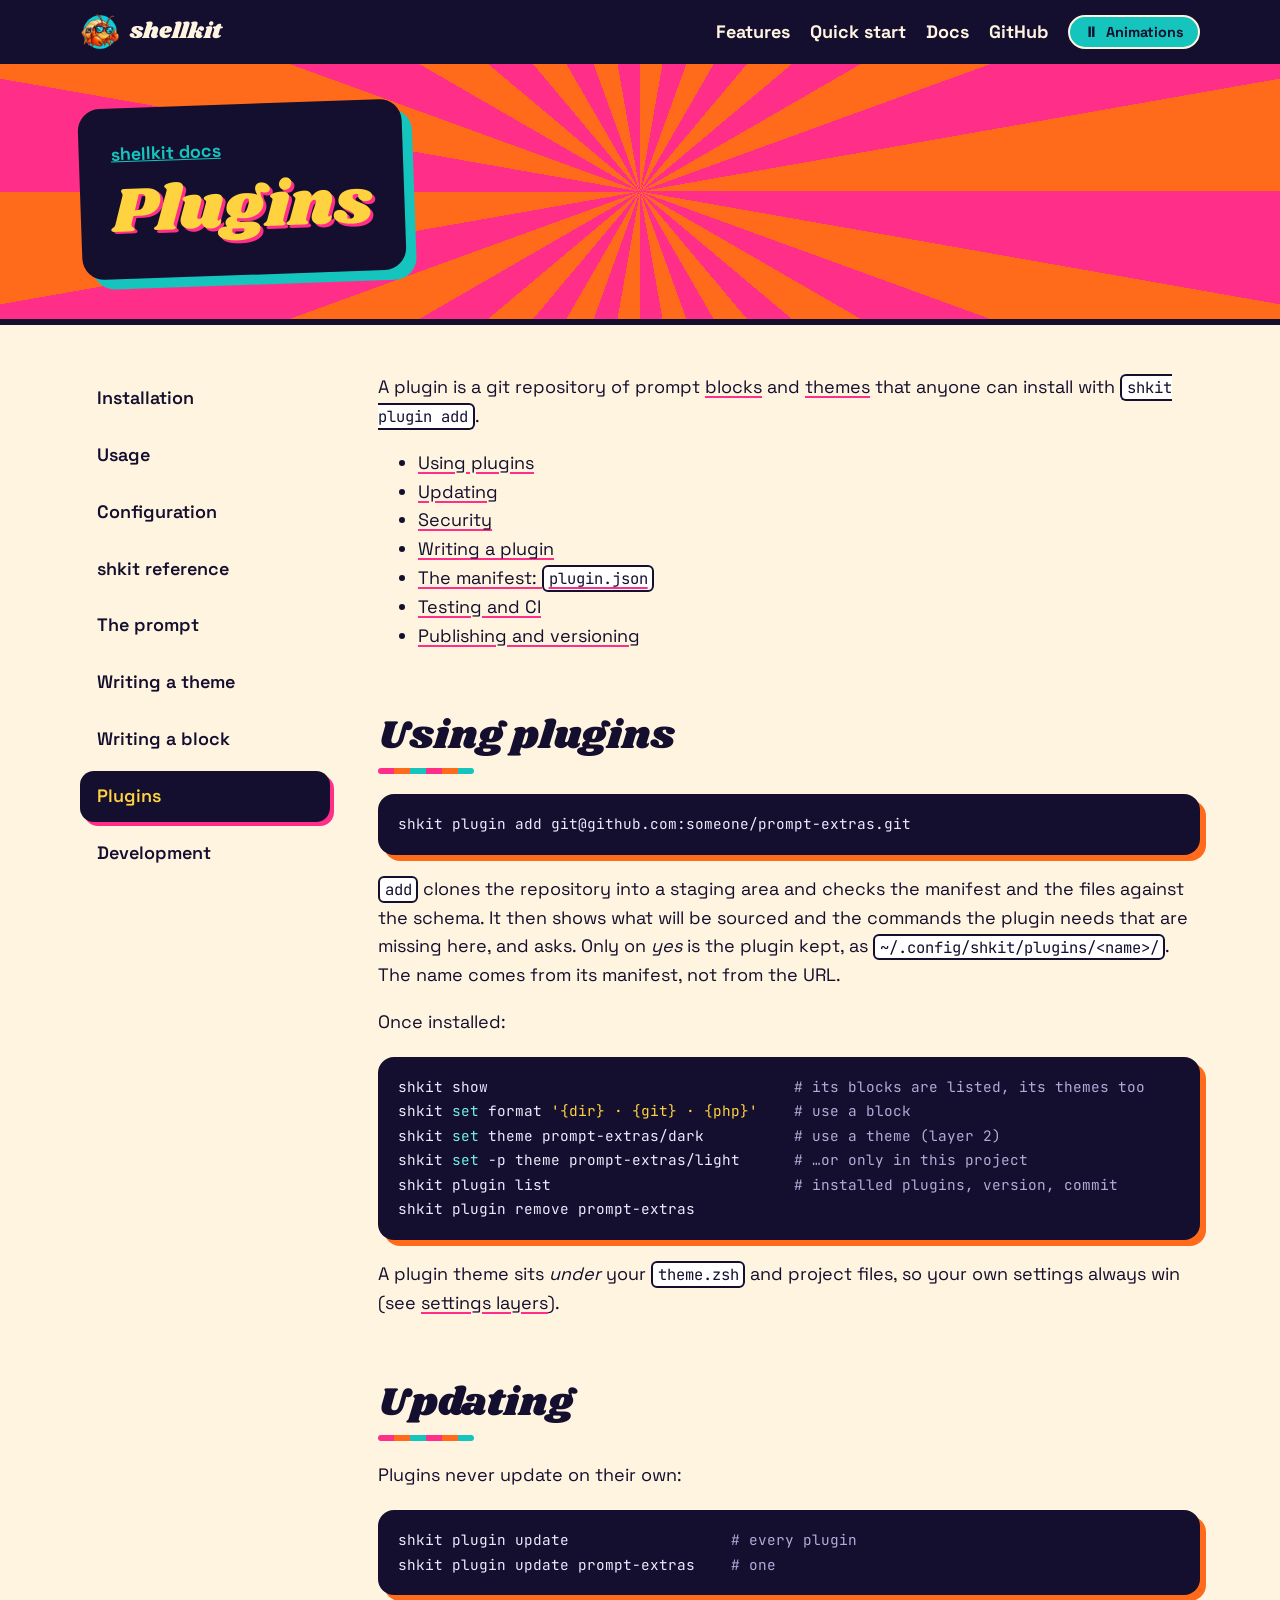
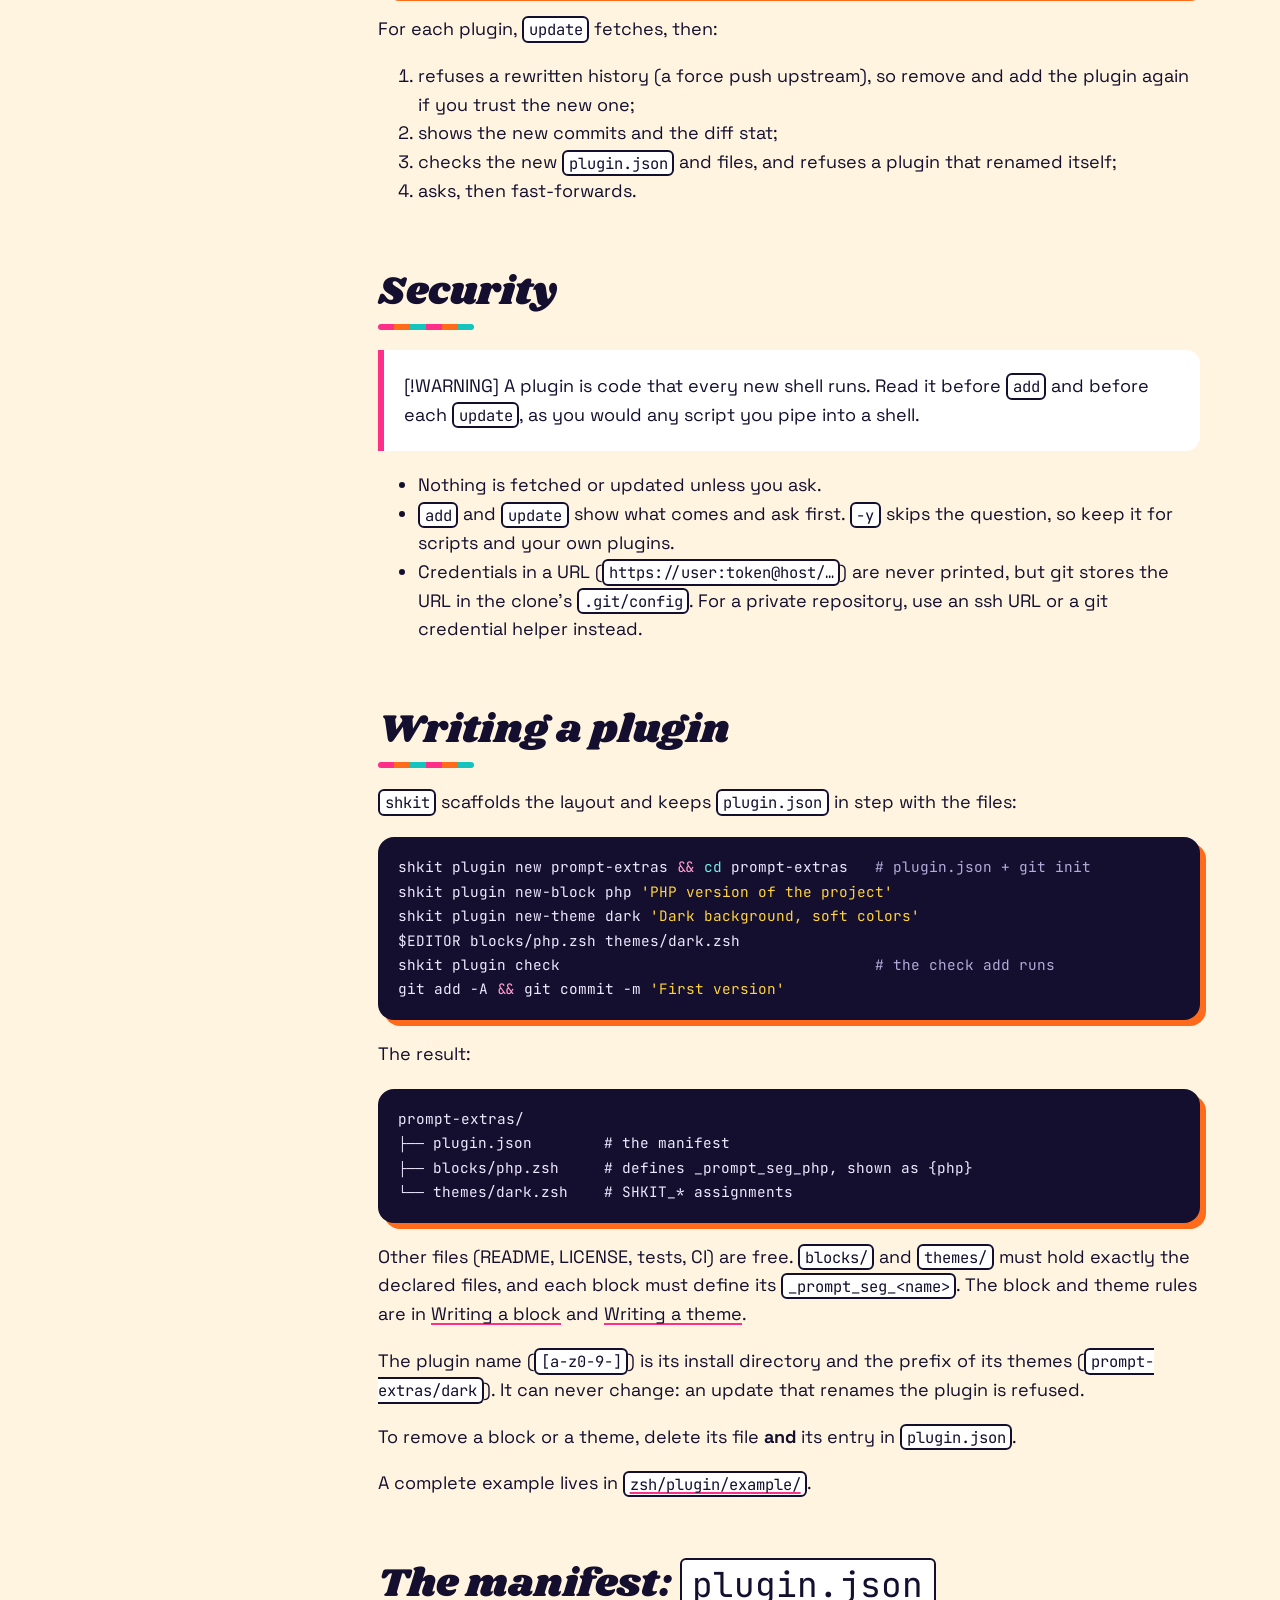
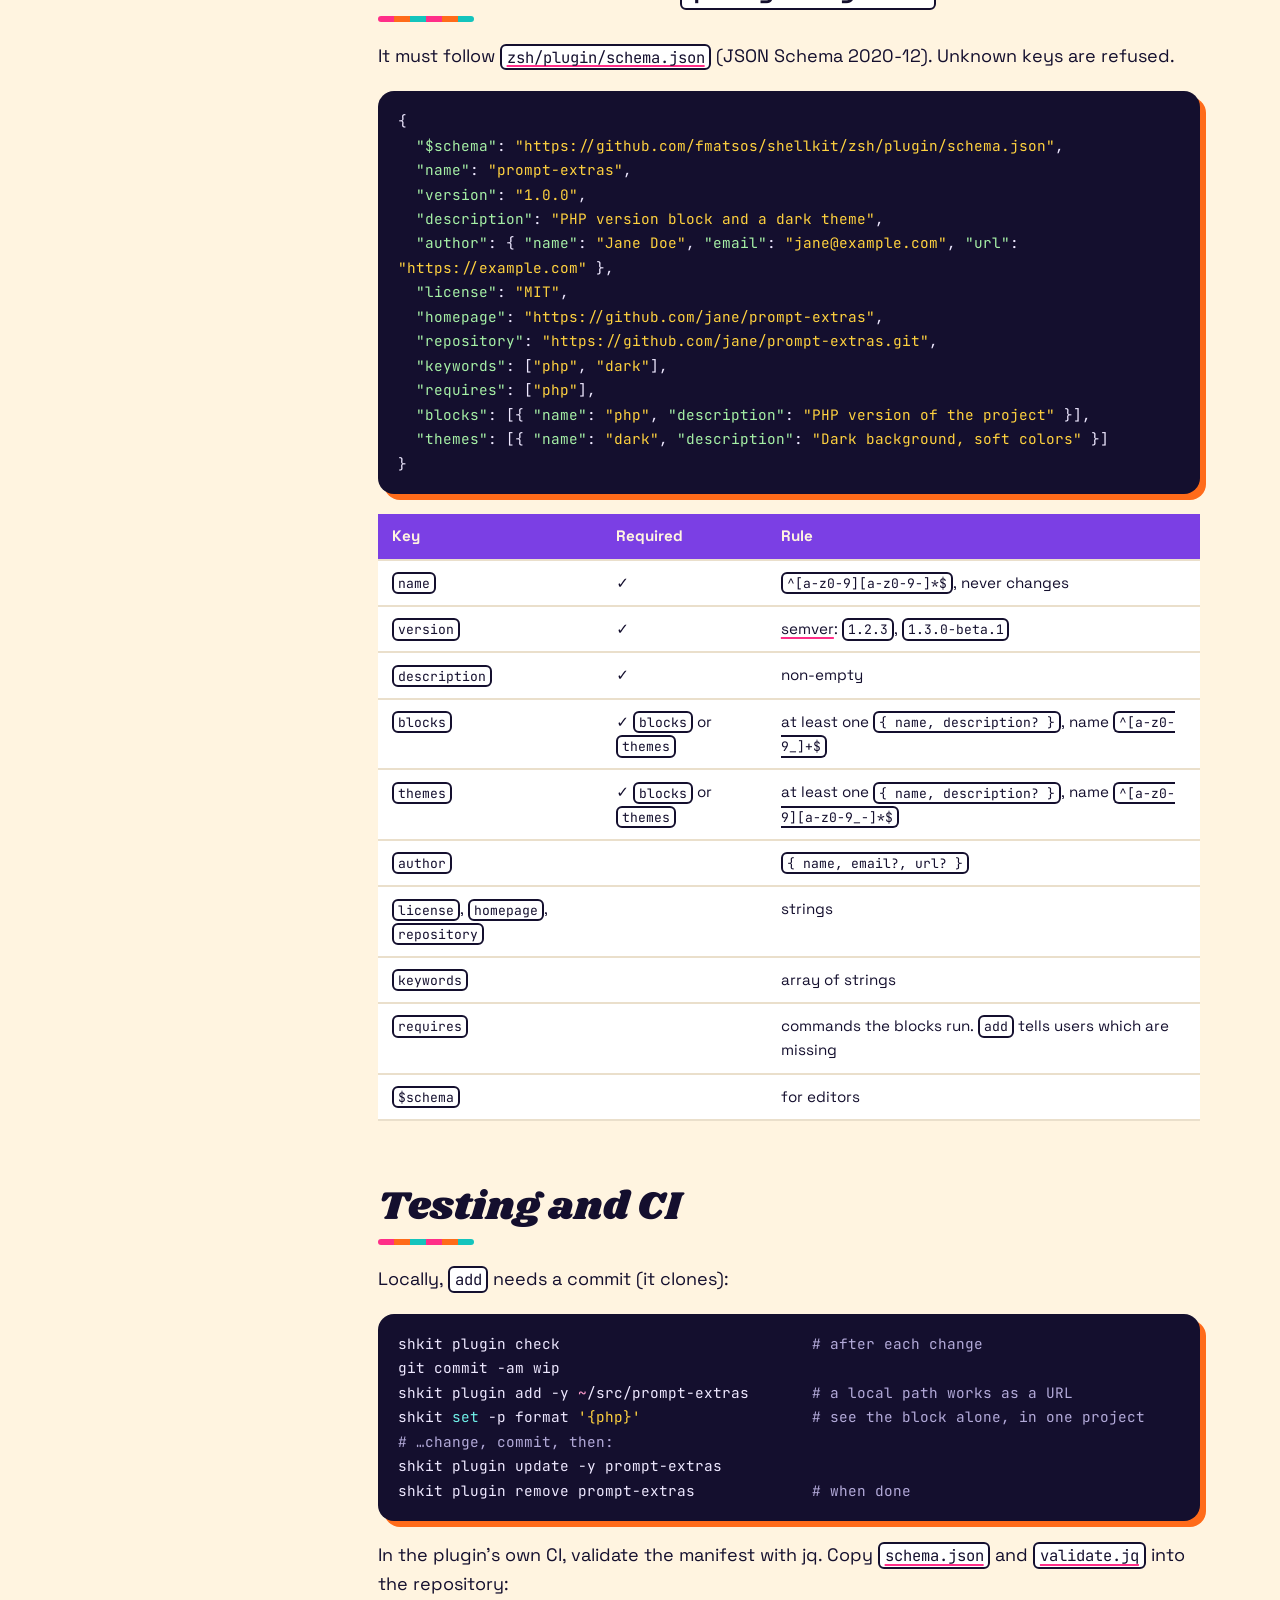
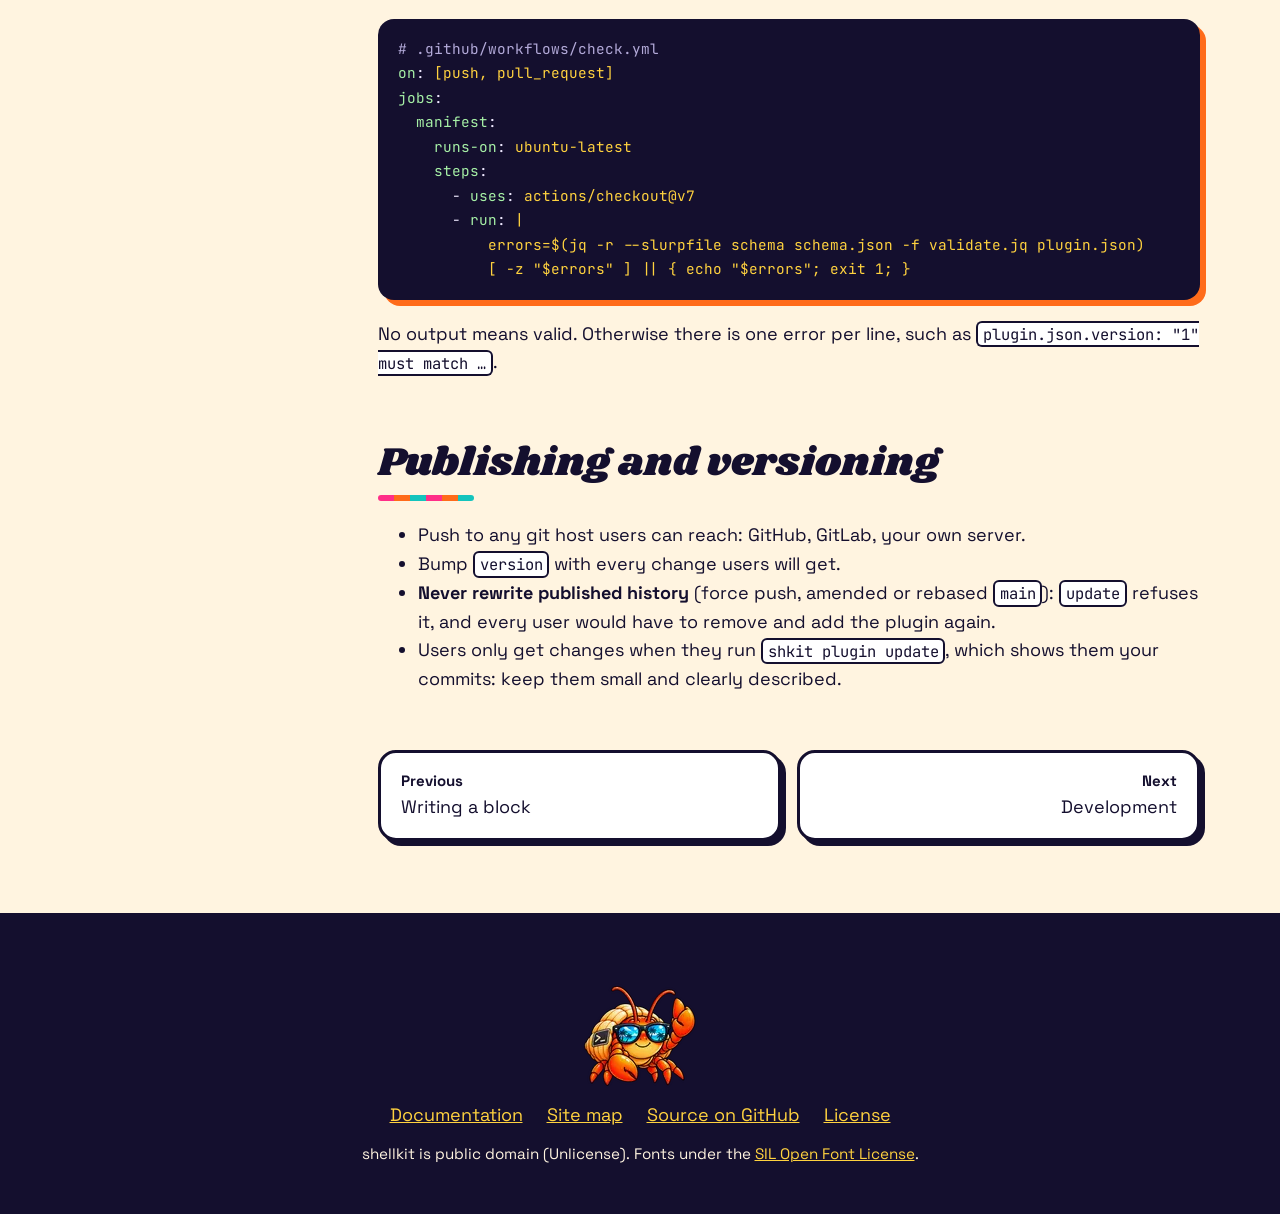
<file: docs/plugins.html>
<!doctype html>
<html lang="en" class="" data-motion="off">
<head>
<meta charset="utf-8">
<meta name="viewport" content="width=device-width, initial-scale=1">
<title>Plugins · shellkit docs</title>
<meta name="description" content="installing, writing and publishing blocks and themes">
<link rel="canonical" href="https://fmatsos.github.io/shellkit/docs/plugins.html">
<meta name="theme-color" content="#140f2e">
<meta property="og:type" content="website">
<meta property="og:site_name" content="shellkit">
<meta property="og:locale" content="en_US">
<meta property="og:title" content="Plugins">
<meta property="og:description" content="installing, writing and publishing blocks and themes">
<meta property="og:url" content="https://fmatsos.github.io/shellkit/docs/plugins.html">
<meta property="og:image" content="https://fmatsos.github.io/shellkit/assets/og.jpg">
<meta property="og:image:type" content="image/jpeg">
<meta property="og:image:width" content="1200">
<meta property="og:image:height" content="630">
<meta property="og:image:alt" content="shellkit: an orange hermit crab in sunglasses, holding a wrench, dancing on a beach at sunset">
<meta name="twitter:card" content="summary_large_image">
<link rel="icon" href="../assets/favicon.png" type="image/png">
<link rel="apple-touch-icon" href="../assets/apple-touch-icon.png">
<link rel="preload" href="../assets/fonts/shrikhand.woff2" as="font" type="font/woff2" crossorigin>
<link rel="preload" href="../assets/fonts/space-grotesk.woff2" as="font" type="font/woff2" crossorigin>

<style>
/* shellkit site: one stylesheet for the landing page and the docs, inlined by build.py.
   ../ is replaced by the page's path to the site root. Every animation runs only
   under html[data-motion="on"] (set by the head script, toggled by #motion). */
/* optional, not swap: a font that arrives late is skipped for this view instead of reflowing the page (CLS) */
@font-face { font-family: "Shrikhand"; src: url(../assets/fonts/shrikhand.woff2) format("woff2"); font-display: optional; }
@font-face { font-family: "Space Grotesk"; src: url(../assets/fonts/space-grotesk.woff2) format("woff2"); font-weight: 300 700; font-display: optional; }
@font-face { font-family: "JetBrains Mono"; src: url(../assets/fonts/jetbrains-mono.woff2) format("woff2"); font-display: optional; }

:root {
  --orange: #ff6b1a; --magenta: #ff2e88; --teal: #14c4bd; --yellow: #ffd23f;
  --navy: #1d1541; --ink: #140f2e; --cream: #fff4e0; --purple: #7b3fe4; --paper: #fff;
  --radius: 22px; --shadow: 6px 6px 0 var(--ink);
  color-scheme: light;
}
* { box-sizing: border-box; }
html { scroll-behavior: smooth; scroll-padding-top: 88px; }
body {
  margin: 0; background: var(--cream); color: var(--ink);
  font: 1.125rem/1.6 "Space Grotesk", system-ui, sans-serif; overflow-x: hidden;
}
img { max-width: 100%; height: auto; display: block; }
a { color: inherit; }
code, pre, kbd { font-family: "JetBrains Mono", ui-monospace, monospace; }
h1, h2, h3 { line-height: 1.1; margin: 0 0 .5em; }
h1, h2 { font-family: "Shrikhand", cursive; font-weight: 400; }
h2 { font-size: clamp(2rem, 6vw, 3.4rem); }
h3 { font-size: 1.35rem; }
:where(ul.plain, ol.plain) { list-style: none; margin: 0; padding: 0; }
.wrap { width: min(1120px, 100% - 32px); margin-inline: auto; }
.sr-only { position: absolute; width: 1px; height: 1px; margin: -1px; padding: 0; overflow: hidden; clip-path: inset(50%); white-space: nowrap; border: 0; }
:focus-visible { outline: 3px solid var(--ink); outline-offset: 3px; box-shadow: 0 0 0 3px var(--cream); border-radius: 6px; }

/* ---------- header ---------- */
.skip { position: absolute; left: 16px; top: -100px; z-index: 30; background: var(--yellow); color: var(--ink); padding: 10px 18px; border: 3px solid var(--ink); border-radius: 999px; font-weight: 700; }
.skip:focus { top: 12px; }
.top { position: sticky; top: 0; z-index: 20; background: var(--ink); color: var(--cream); }
.top .wrap { display: flex; flex-wrap: wrap; align-items: center; gap: 8px 20px; min-height: 64px; padding: 8px 0; }
.brand { display: flex; align-items: center; gap: 10px; font-family: "Shrikhand", cursive; font-size: 1.4rem; text-decoration: none; margin-right: auto; }
.brand img { width: 40px; height: 40px; }
.top nav ul { display: flex; flex-wrap: wrap; gap: 4px 20px; }
.top nav a { text-decoration: none; font-weight: 700; padding: 6px 0; display: inline-block; }
.top nav a:hover, .top nav a[aria-current] { color: var(--yellow); text-decoration: underline; text-underline-offset: 6px; text-decoration-thickness: 3px; }
#motion {
  font: 700 .9rem "Space Grotesk", sans-serif; color: var(--ink); background: var(--teal); cursor: pointer;
  border: 2px solid var(--cream); border-radius: 999px; padding: 6px 14px; display: inline-flex; gap: 8px; align-items: center;
}
#motion[aria-pressed="false"] { background: var(--cream); }
#motion .on, #motion[aria-pressed="false"] .off { display: none; }
#motion[aria-pressed="false"] .on { display: inline; }
@media (max-width: 700px) { .top nav li.wide { display: none; } }

/* ---------- buttons, chips ---------- */
.btn {
  display: inline-block; padding: 12px 24px; border: 3px solid var(--ink); border-radius: 999px;
  background: var(--yellow); color: var(--ink); font-weight: 700; text-decoration: none; box-shadow: 4px 4px 0 var(--cream);
}
.btn.alt { background: var(--teal); }
.badges { display: flex; flex-wrap: wrap; gap: 10px; margin-top: 22px; font-size: .9rem; font-weight: 700; }
.badges li { border: 2px solid var(--teal); color: var(--cream); padding: 2px 12px; border-radius: 999px; }

/* ---------- hero (landing) and band (docs) ---------- */
.hero, .band { position: relative; overflow: hidden; isolation: isolate; border-bottom: 6px solid var(--ink); background: var(--orange); }
.hero::before, .band::before {
  content: ""; position: absolute; z-index: -1; inset: -60%;
  background: repeating-conic-gradient(from 0deg at 50% 50%, var(--orange) 0 10deg, var(--magenta) 10deg 20deg);
}
.hero .wrap { display: grid; grid-template-columns: 1fr 1.1fr; gap: 40px; align-items: center; padding: 56px 0 120px; }
.sticker {
  background: var(--ink); color: var(--cream); border-radius: var(--radius); padding: 32px;
  box-shadow: 10px 10px 0 var(--teal); transform: rotate(-2deg);
}
.sticker h1 { font-size: clamp(3.2rem, 10vw, 6.4rem); color: var(--yellow); text-shadow: 4px 4px 0 var(--magenta); margin-bottom: .25em; }
.sticker .tag { font-size: clamp(1.1rem, 2.4vw, 1.35rem); font-weight: 600; margin: 0; }
.cta { display: flex; flex-wrap: wrap; gap: 14px; margin-top: 26px; }
.art { border: 6px solid var(--ink); border-radius: var(--radius); box-shadow: 10px 10px 0 var(--ink); background: var(--yellow); transform: rotate(2deg); }
.art img { border-radius: calc(var(--radius) - 6px); }
.walker { position: absolute; left: 0; bottom: 6px; width: 96px; height: 96px; overflow: hidden; display: none; pointer-events: none; }
.walker img { width: 600%; max-width: none; height: 100%; }
@media (max-width: 860px) {
  .hero .wrap { grid-template-columns: 1fr; padding: 32px 0 116px; }
  .art { order: -1; transform: rotate(-1deg); }
  .sticker { transform: none; padding: 24px; }
}
.band .wrap { padding: 40px 0 44px; }
.band .sticker { display: inline-block; max-width: 100%; }
.band h1 { font-size: clamp(2.2rem, 7vw, 4rem); color: var(--yellow); text-shadow: 3px 3px 0 var(--magenta); margin: 0; overflow-wrap: anywhere; }
.band h1 code { font-family: inherit; }
.kicker { margin: 0 0 8px; font-weight: 700; }
.kicker a { color: var(--teal); }

/* ---------- landing: one full-viewport section per screen ---------- */
/* --hh: the sticky header's height, measured by site.js (it wraps on small screens) */
html.landing { scroll-padding-top: var(--hh, 64px); scroll-snap-type: y proximity; }
html.landing.snap { scroll-snap-type: y mandatory; }   /* only when every section fits the viewport */
html.landing.dragging { scroll-snap-type: none; scroll-behavior: auto; }
.sec { position: relative; min-height: calc(100svh - var(--hh, 64px)); display: flex; align-items: center; padding: 56px 0; scroll-snap-align: start; overflow: hidden; }
.sec > .wrap { position: relative; }
.landing .foot { scroll-snap-align: end; }
.hero.sec { padding: 32px 0 112px; }
.hero .wrap { padding: 0; }
.lead { font-size: 1.2rem; max-width: 60ch; }
.center { text-align: center; }
.center .lead { margin-inline: auto; }

.term-wrap { position: relative; margin: 36px auto 0; max-width: 1000px; text-align: left; }
.term { border: 5px solid var(--ink); border-radius: 16px; box-shadow: 10px 10px 0 var(--magenta); overflow: hidden; background: #1e2127; color: #abb2bf; }
.term-bar { display: flex; align-items: center; gap: 8px; padding: 10px 14px; background: #282c34; font: .85rem "JetBrains Mono", monospace; }
.term-bar i { width: 13px; height: 13px; border-radius: 50%; background: #ff5f57; }
.term-bar i:nth-child(2) { background: #febc2e; }
.term-bar i:nth-child(3) { background: #28c840; }
.term-bar span { flex: 1; text-align: center; margin-right: 60px; }
.term-body { padding: 18px 22px; font: clamp(.78rem, 1.6vw, 1.05rem)/1.8 "JetBrains Mono", monospace; }
.term-body p { margin: 0; display: flex; flex-wrap: wrap; white-space: pre-wrap; }
.t-dir, .t-add { color: #98c379; }
.t-git { color: #56b6c2; }
.t-dirty, .t-agent { color: #e5a045; }
.t-del { color: #e06c75; }
.t-q { color: #b39cf5; }
.t-warn { color: #e5c07b; }
.t-mr { position: relative; color: #b39cf5; }
.t-spin { position: absolute; left: 0; display: none; }
.t-right { margin-left: auto; padding-left: 24px; }
.t-cmd { color: #e6e6e6; }
.t-cur { display: inline-block; width: .6em; height: 1.2em; margin-left: 2px; vertical-align: -.2em; background: #9aa0aa; }

.stats { display: grid; grid-template-columns: repeat(3, 1fr); gap: 20px; margin-top: 40px; }
.stats li { background: var(--teal); border: 4px solid var(--ink); border-radius: var(--radius); box-shadow: var(--shadow); padding: 16px; text-align: center; }
.stats li:nth-child(2) { background: var(--yellow); rotate: -2deg; }
.stats li:nth-child(3) { background: var(--orange); }
.stats b { display: block; font-family: "Shrikhand", cursive; font-weight: 400; font-size: clamp(1.8rem, 4vw, 2.5rem); line-height: 1.2; }
@media (max-width: 640px) { .stats { grid-template-columns: 1fr; gap: 12px; } .stats li { padding: 8px; } .stats li:nth-child(2) { rotate: none; } }

.features { background: var(--navy); color: var(--cream); }
.features h2 { color: var(--yellow); }
.cards { position: relative; margin-top: 110px; }  /* room for the crab standing on the cards */
.grid { display: grid; grid-template-columns: repeat(4, 1fr); gap: 24px; }
.card { background: var(--cream); color: var(--ink); border: 4px solid var(--ink); border-radius: var(--radius); box-shadow: 8px 8px 0 var(--c, var(--teal)); overflow: hidden; }
.card img { width: 100%; aspect-ratio: 4 / 3; object-fit: cover; border-bottom: 4px solid var(--ink); }
.card div { padding: 14px 18px 18px; }
.card h3 { font-size: 1.2rem; margin-bottom: .3em; }
.card p { margin: 0; font-size: 1rem; }
.card:nth-child(2) { --c: var(--magenta); }
.card:nth-child(3) { --c: var(--yellow); }
.card:nth-child(4) { --c: var(--orange); }
.walker.on-cards { top: 0; bottom: auto; animation: none; transform-origin: 50% 100%; }  /* placed and moved by site.js */
@media (max-width: 1000px) { .grid { grid-template-columns: repeat(2, 1fr); } }
@media (max-width: 640px) { .cards { margin-top: 84px; } .walker.on-cards { width: 76px; height: 76px; } }
@media (max-width: 640px) {  /* a sideways carousel: the four cards don't fit one screen */
  .grid { display: flex; overflow-x: auto; scroll-snap-type: x mandatory; gap: 16px; padding: 4px 4px 16px; }
  .card { flex: 0 0 min(82%, 340px); scroll-snap-align: center; }
}

.more-sec { background: var(--navy); color: var(--cream); border-top: 6px dashed var(--teal); }
.more-sec h2 { color: var(--yellow); }
.more { display: grid; grid-template-columns: repeat(3, 1fr); gap: 18px; margin-top: 36px; }
.more li { position: relative; border: 3px dashed var(--teal); border-radius: 16px; padding: 16px 18px 16px 52px; }
.more li::before { content: "✓"; position: absolute; left: 14px; top: 14px; width: 26px; height: 26px; border-radius: 50%; background: var(--teal); color: var(--ink); font-weight: 700; display: grid; place-items: center; }
.more b { color: var(--yellow); }
@media (max-width: 1000px) { .more { grid-template-columns: repeat(2, 1fr); } }
@media (max-width: 640px) { .more { grid-template-columns: 1fr; gap: 10px; } .more li { padding: 10px 12px 10px 46px; font-size: 1rem; } .more li::before { top: 10px; } }

.start { background: var(--yellow); }
.steps { display: grid; grid-template-columns: 1fr 1.45fr; gap: 20px 32px; margin-top: 24px; counter-reset: step; }
.steps > li { display: grid; grid-template-columns: 52px 1fr; gap: 14px; align-items: start; counter-increment: step; }
.steps > li:nth-child(2) { grid-column: 2; grid-row: 1 / span 2; }
.steps > li::before {
  content: counter(step); width: 52px; height: 52px; border-radius: 50%; background: var(--magenta); color: var(--ink);
  border: 4px solid var(--ink); display: grid; place-items: center; font-family: "Shrikhand", cursive; font-size: 1.5rem; box-shadow: 4px 4px 0 var(--ink);
}
.steps h3 { margin: 4px 0 2px; }
.steps p { margin: 0; font-size: 1rem; }
.start pre { font-size: .84rem; line-height: 1.6; padding: 14px 16px; }
.needs { margin: 24px 0 0; font-size: 1rem; }
@media (max-width: 900px) { .steps { grid-template-columns: 1fr; } .steps > li:nth-child(2) { grid-column: auto; grid-row: auto; } }
@media (max-width: 560px) { .steps > li { grid-template-columns: 1fr; gap: 6px; } .steps > li::before { width: 44px; height: 44px; font-size: 1.2rem; } }
.code { position: relative; }
.code pre { padding-top: 46px; }  /* the copy button sits above the text, which keeps the full width */
.copy {
  position: absolute; top: 12px; right: 10px; font: 700 .85rem "Space Grotesk", sans-serif; cursor: pointer;
  background: var(--teal); border: 2px solid var(--cream); color: var(--ink); border-radius: 999px; padding: 4px 14px; min-height: 32px;
}

.sec .docs-grid { grid-template-columns: repeat(3, 1fr); }
@media (max-width: 900px) { .sec .docs-grid { grid-template-columns: repeat(2, 1fr); } }
@media (max-width: 480px) { .sec .docs-grid { gap: 10px; } .sec .docs-grid a { padding: 10px 12px; } .sec .docs-grid span { display: none; } }  /* titles only: each page has its summary */

/* the crab buddies: one per section, decorative, only with animations on */
.buddy { position: absolute; z-index: 2; width: 128px; height: 128px; overflow: hidden; display: none; pointer-events: none; }
.buddy img { width: 600%; max-width: none; height: 100%; }
.b-point { left: -34px; top: -118px; }
.b-dance { right: 0; top: -40px; }
.b-type { right: 0; top: -24px; }
.b-read { right: 0; top: -44px; }
@media (max-width: 640px) { .buddy { width: 88px; height: 88px; } .b-point { left: -8px; top: -84px; } .b-dance, .b-type, .b-read { top: -30px; } }

/* the scroll rail: section links, and the crab as a draggable thumb */
.rail { position: fixed; z-index: 15; right: 14px; top: calc(50% + var(--hh, 64px) / 2); translate: 0 -50%; width: 40px; height: min(60vh, 420px); }
.rail::before { content: ""; position: absolute; left: 50%; top: 12px; bottom: 12px; width: 6px; translate: -50% 0; border-radius: 3px; background: var(--ink); box-shadow: 0 0 0 2px var(--cream); }
.rail ol { position: relative; height: 100%; display: flex; flex-direction: column; justify-content: space-between; align-items: center; }
.rail a { position: relative; display: grid; place-items: center; width: 28px; height: 28px; border-radius: 50%; }
.rail a::before { content: ""; width: 14px; height: 14px; border-radius: 50%; background: var(--cream); border: 3px solid var(--ink); }
.rail a[aria-current]::before { background: var(--yellow); scale: 1.3; }
.rail a span { position: absolute; right: 40px; white-space: nowrap; background: var(--ink); color: var(--cream); font-weight: 700; font-size: .9rem; padding: 4px 12px; border-radius: 999px; box-shadow: 3px 3px 0 var(--magenta); opacity: 0; pointer-events: none; }
.rail a:hover span, .rail a:focus-visible span { opacity: 1; }
.rail.quiet a span { opacity: 0 !important; }
.rail-thumb { position: absolute; left: 50%; top: 0; width: 40px; height: 40px; margin-left: -20px; cursor: grab; touch-action: none; }
.rail-thumb:active { cursor: grabbing; }
.rail-thumb img { width: 40px; height: 40px; filter: drop-shadow(2px 2px 0 var(--ink)); }
@media (min-width: 701px) { html.landing { scrollbar-width: none; } html.landing::-webkit-scrollbar { display: none; } }
@media (max-width: 700px) { .rail { display: none; } }

table { width: 100%; border-collapse: collapse; background: var(--paper); font-size: .95rem; }
th, td { padding: 10px 14px; text-align: left; border-bottom: 2px solid #eadfcb; vertical-align: top; }
thead th, th[scope="col"] { background: var(--purple); color: var(--cream); }
caption { text-align: left; font-weight: 700; padding: 0 0 8px; }
.table { margin: 24px 0; overflow-x: auto; border: 4px solid var(--ink); border-radius: 16px; box-shadow: var(--shadow); background: var(--paper); }

.docs-grid { display: grid; grid-template-columns: repeat(auto-fit, minmax(min(230px, 100%), 1fr)); gap: 16px; margin-top: 32px; }
.docs-grid a {
  display: block; height: 100%; text-decoration: none; padding: 18px 20px; border: 3px solid var(--ink); border-radius: 18px;
  background: var(--paper); box-shadow: 5px 5px 0 var(--ink);
}
.docs-grid a:hover { background: var(--teal); }
.docs-grid b { display: block; font-size: 1.1rem; }
.docs-grid span { font-size: .95rem; }

/* ---------- docs ---------- */
.doc { display: grid; grid-template-columns: 250px minmax(0, 1fr); gap: 48px; padding: 48px 0 72px; }
.toc ul { position: sticky; top: 88px; display: grid; gap: 6px; }
.toc a { display: block; text-decoration: none; font-weight: 600; padding: 8px 14px; border: 3px solid transparent; border-radius: 14px; }
.toc a:hover { border-color: var(--ink); background: var(--paper); }
.toc a[aria-current="page"] { background: var(--ink); color: var(--yellow); box-shadow: 4px 4px 0 var(--magenta); }
@media (max-width: 900px) {
  .doc { grid-template-columns: minmax(0, 1fr); gap: 24px; }
  .toc ul { position: static; display: flex; flex-wrap: wrap; }
  .toc a { border-color: var(--ink); background: var(--paper); padding: 4px 12px; }
}
.prose { max-width: 78ch; }
.prose > :first-child { margin-top: 0; }
.prose h2 { font-size: clamp(1.8rem, 5vw, 2.5rem); margin-top: 1.6em; }
.prose h2::after { content: ""; display: block; width: 96px; height: 6px; margin-top: 10px; border-radius: 3px; background: repeating-linear-gradient(90deg, var(--magenta) 0 16px, var(--orange) 16px 32px, var(--teal) 32px 48px); }
.prose h3 { margin-top: 1.6em; }
.prose a { text-decoration-color: var(--magenta); text-decoration-thickness: 2px; text-underline-offset: 3px; }
.prose a:hover { background: var(--yellow); }
.prose :not(pre) > code { background: var(--paper); border: 2px solid var(--ink); border-radius: 6px; padding: .05em .3em; font-size: .86em; overflow-wrap: anywhere; }
.prose h3 code { font-size: .9em; }
pre {
  margin: 12px 0 0; padding: 18px 20px; background: var(--ink); color: #eee8ff; border-radius: 16px;
  box-shadow: 6px 6px 0 var(--orange); font-size: .9rem; line-height: 1.7; white-space: pre-wrap; overflow-wrap: anywhere;
}
.prose pre { margin: 20px 0; }
pre .c, .pl-c { color: #b3aad9; }
pre .p { color: var(--teal); }
.pl-s, .pl-pds { color: var(--yellow); }
.pl-k { color: #ff9ccd; }
.pl-c1, .pl-v { color: #6ff0e8; }
.pl-en { color: #ffb487; }
.pl-ent { color: #a6f0a6; }
kbd { background: var(--paper); border: 2px solid var(--ink); border-bottom-width: 4px; border-radius: 8px; padding: 0 .4em; font-size: .85em; }
.prose blockquote { margin: 20px 0; padding: 4px 20px; border-left: 6px solid var(--magenta); background: var(--paper); border-radius: 0 14px 14px 0; }
.markdown-alert { margin: 24px 0; padding: 14px 20px; background: var(--paper); border: 4px solid var(--ink); border-radius: 16px; box-shadow: 6px 6px 0 var(--a, var(--teal)); }
.markdown-alert > :last-child { margin-bottom: 0; }
.markdown-alert-title { display: flex; align-items: center; gap: 8px; font-weight: 700; margin: 0 0 6px; }
.markdown-alert svg { fill: currentColor; }
.markdown-alert-tip { --a: var(--yellow); }
.markdown-alert-warning, .markdown-alert-caution, .markdown-alert-important { --a: var(--magenta); }
.prose img { border: 5px solid var(--ink); border-radius: 16px; box-shadow: 8px 8px 0 var(--magenta); margin: 12px 0; }
.pager { display: flex; flex-wrap: wrap; justify-content: space-between; gap: 16px; margin-top: 56px; }
.pager a { flex: 1 1 240px; text-decoration: none; padding: 16px 20px; border: 3px solid var(--ink); border-radius: 18px; background: var(--paper); box-shadow: 5px 5px 0 var(--ink); }
.pager a:hover { background: var(--teal); }
.pager .next { text-align: right; }
.pager small { display: block; font-weight: 700; }

/* ---------- footer ---------- */
.foot { background: var(--ink); color: var(--cream); padding: 48px 0; text-align: center; }
.dancer { width: 128px; height: 128px; margin: 0 auto 12px; overflow: hidden; }
.foot ul { display: flex; flex-wrap: wrap; justify-content: center; gap: 8px 24px; margin: 12px 0; }
.foot a { color: var(--yellow); }
.foot p { margin: 8px 0 0; font-size: .95rem; }

/* ---------- fun: every loop and every "not shown yet" state needs [data-motion="on"] ---------- */
@keyframes spin { to { transform: rotate(1turn); } }
@keyframes bob { 50% { translate: 0 -10px; } }
@keyframes frames { to { transform: translateX(-100%); } }
@keyframes walk {
  0% { transform: translateX(-110px); } 49.9% { transform: translateX(calc(100vw + 10px)) scaleX(1); }
  50% { transform: translateX(calc(100vw + 10px)) scaleX(-1); } 100% { transform: translateX(-110px) scaleX(-1); }
}
@keyframes wiggle { 25% { rotate: -2deg; } 75% { rotate: 2deg; } }
@keyframes boing { 30% { scale: 1.12 .9; } 60% { scale: .95 1.08; } }
@keyframes pop { to { transform: translate(var(--dx), var(--dy)) rotate(var(--r)); opacity: 0; } }
@keyframes sway { 0%, 100% { transform: translateY(0) rotate(-5deg); } 25%, 75% { transform: translateY(-10px) rotate(0deg); } 50% { transform: translateY(0) rotate(5deg); } }
@keyframes seg { from { opacity: 0; transform: translateY(8px); } }
@keyframes spinner { 0%, 48% { opacity: 0; } 49%, 99% { opacity: 1; } 100% { opacity: 0; } }
@keyframes type { from { width: 0; } }
@keyframes blink { 50% { opacity: 0; } }
@keyframes tick { from { scale: 0; rotate: -120deg; } }
@keyframes buddyin { from { opacity: 0; transform: translateY(48px) scale(.5); } }

[data-motion="on"] .hero::before, [data-motion="on"] .band::before { animation: spin 90s linear infinite; }
[data-motion="on"] .art { animation: bob 5s ease-in-out infinite; transition: transform .2s; transform: rotate(2deg) perspective(900px) rotateX(var(--ty, 0deg)) rotateY(var(--tx, 0deg)); }
[data-motion="on"] .walker { display: block; animation: walk 26s linear infinite; }
[data-motion="on"] .walker.on-cards { animation: none; }
[data-motion="on"] .walker img { animation: frames .7s steps(6) infinite; }
[data-motion="on"] .buddy { display: block; }
[data-motion="on"] .buddy img { animation: frames 1.3s steps(6) infinite; }
[data-motion="on"] .b-dance img { animation-duration: 2.2s; }   /* slow steps under a smooth sway read as fluid */
[data-motion="on"] .dancer { animation: sway 3.2s ease-in-out infinite; }
[data-motion="on"] .dancer img { animation: frames 1.8s steps(6) infinite; }
[data-motion="on"] .t-cur { animation: blink 1.1s steps(1) infinite; }
[data-motion="on"] .docs-grid a:hover, [data-motion="on"] .pager a:hover { animation: wiggle .4s ease-in-out; }
[data-motion="on"] .btn:hover, [data-motion="on"] .copy:hover, [data-motion="on"] .stats li:hover, [data-motion="on"] .brand:hover img { animation: boing .5s ease-in-out; }

/* a section plays its entrance each time it becomes the current one (site.js adds .active); under 5 s */
[data-motion="on"].ready .enter { transition: opacity .6s, transform .7s cubic-bezier(.3, 1.5, .5, 1); transition-delay: calc(var(--d, 0) * 110ms); }
[data-motion="on"].ready .sec:not(.active) .enter { opacity: 0; transform: translateY(40px) scale(.95); transition-delay: 0s; }
[data-motion="on"].ready .sec:not(.active) :is(.buddy, .seg, .ln) { opacity: 0; }
[data-motion="on"].ready .sec:not(.active) .more li::before { opacity: 0; }
[data-motion="on"].ready .sec.active .buddy { animation: buddyin .7s cubic-bezier(.3, 1.5, .5, 1) .4s both; }
[data-motion="on"].ready .sec.active .b-dance { transform-origin: 50% 100%; animation: buddyin 1s cubic-bezier(.22, 1.2, .36, 1) .5s both, dance 3.6s ease-in-out 1.5s infinite; }
@keyframes dance { 25% { rotate: -4deg; translate: -3px -6px; } 50% { rotate: 0deg; translate: 0 0; } 75% { rotate: 4deg; translate: 3px -6px; } }
[data-motion="on"].ready .more-sec .enter { transition: opacity .9s ease-out, transform 1.1s cubic-bezier(.22, 1, .36, 1); transition-delay: calc(var(--d, 0) * 160ms); }
[data-motion="on"].ready .sec.active .more li::before { animation: tick .7s cubic-bezier(.3, 1.3, .5, 1) calc(var(--d, 0) * 160ms + .7s) both; }
[data-motion="on"].ready .sec.active .seg { animation: seg .35s calc(var(--t) * 1s + .5s) both; }
[data-motion="on"].ready .sec.active .t-spin { display: inline-block; animation: spinner 2.8s linear both, spin .8s linear infinite; }
[data-motion="on"].ready .sec.active .t-cmd { display: inline-block; width: 8ch; overflow: hidden; white-space: nowrap; vertical-align: bottom; animation: type .8s steps(8) 3.1s both; }
[data-motion="on"].ready .sec.active .more li::before { animation: tick .45s cubic-bezier(.3, 1.6, .5, 1) calc(var(--d, 0) * 110ms + .5s) both; }
[data-motion="on"].ready .sec.active .ln { animation: seg .3s calc(var(--i) * .22s + var(--d, 0) * .3s + .5s) both; }
.confetti { position: fixed; z-index: 40; width: 10px; height: 10px; border-radius: 3px; pointer-events: none; animation: pop .9s cubic-bezier(.2, .7, .4, 1) forwards; }
.dancer img { max-width: none; width: 768px; height: 128px; }
main:focus { outline: none; box-shadow: none; }
.doc.one { grid-template-columns: minmax(0, 1fr); }
.table code { overflow-wrap: normal; white-space: nowrap; }
html[data-motion="off"] { scroll-behavior: auto; }
.toc code, .pager code, .docs-grid code { font-family: inherit; }

/* the transition between sections: a full-screen veil, shaped by site.js, dressed by its kind */
.veil { display: none; position: fixed; inset: 0; z-index: 60; place-items: center; pointer-events: none; background: var(--navy); }
.veil.on { display: grid; }
.veil-line { font: 400 clamp(2.2rem, 1.4rem + 4vw, 4.4rem) "Shrikhand", cursive; color: var(--yellow); text-shadow: 2px 2px 0 var(--ink), -2px -2px 0 var(--ink), 2px -2px 0 var(--ink), -2px 2px 0 var(--ink), 0 2px 0 var(--ink), 0 -2px 0 var(--ink), 6px 6px 0 var(--ink); padding: 0 16px; text-align: center; }
.veil[data-kind="wave"] { background: linear-gradient(180deg, #fff4e0 0 2%, var(--teal) 6%, #0e8f8a 100%); }
.veil[data-kind="segments"] { background: linear-gradient(115deg, var(--orange) 0 25%, var(--magenta) 25% 50%, var(--purple) 50% 75%, var(--teal) 75%); }
.veil[data-kind="sunburst"] { background: repeating-conic-gradient(from 0deg at 50% 50%, var(--yellow) 0 10deg, var(--orange) 10deg 20deg); }
.veil[data-kind="sunburst"] .veil-line { color: var(--cream); }
.veil[data-kind="dots"] { background: radial-gradient(var(--cream) 22%, transparent 24%) 0 0 / 36px 36px, var(--magenta); }
.veil[data-kind="dots"] .veil-line { color: var(--yellow); }
.veil[data-kind="shell"] { background: repeating-linear-gradient(45deg, var(--orange) 0 18px, #ff8a40 18px 36px); }
.veil[data-kind="shell"] .veil-line { color: var(--cream); }
.veil[data-kind="book"] { background: var(--purple); box-shadow: inset 0 0 0 10px var(--ink), inset 0 0 0 14px var(--yellow); }

</style>
<script>
/* animations: on unless the visitor turned them off here, or asks for reduced motion */
try { var m = localStorage.getItem("shkit-motion"); } catch (e) {}
document.documentElement.dataset.motion = m || (matchMedia("(prefers-reduced-motion: reduce)").matches ? "off" : "on");
</script>
</head>
<body>
<a class="skip" href="#main">Skip to content</a>
<header class="top">
  <div class="wrap">
    <a class="brand" href="../"><img src="../assets/mascot-96.webp" alt="" width="96" height="96">shellkit</a>
    <nav aria-label="Main">
      <ul class="plain">
        <li class="wide"><a href="../#features">Features</a></li>
        <li class="wide"><a href="../#start">Quick start</a></li>
        <li><a href="../docs/">Docs</a></li>
        <li><a href="https://github.com/fmatsos/shellkit">GitHub</a></li>
      </ul>
    </nav>
    <button id="motion" type="button" aria-pressed="true" hidden><span aria-hidden="true" class="off">⏸</span><span aria-hidden="true" class="on">▶</span>Animations</button>
  </div>
</header>
<main id="main" tabindex="-1">
<div class="band"><div class="wrap"><div class="sticker"><p class="kicker"><a href="index.html">shellkit docs</a></p><h1>Plugins</h1></div></div></div>
<div class="wrap doc">
<nav class="toc" aria-label="Documentation pages"><ul class="plain">
<li><a href="installation.html">Installation</a></li>
<li><a href="usage.html">Usage</a></li>
<li><a href="configuration.html">Configuration</a></li>
<li><a href="shkit.html"><code>shkit</code> reference</a></li>
<li><a href="prompt.html">The prompt</a></li>
<li><a href="themes.html">Writing a theme</a></li>
<li><a href="blocks.html">Writing a block</a></li>
<li><a href="plugins.html" aria-current="page">Plugins</a></li>
<li><a href="development.html">Development</a></li>
</ul></nav>
<div class="prose">
<p>A plugin is a git repository of prompt <a href="blocks.html">blocks</a> and <a href="themes.html">themes</a>
that anyone can install with <code>shkit plugin add</code>.</p>
<ul>
<li><a href="#using-plugins">Using plugins</a></li>
<li><a href="#updating">Updating</a></li>
<li><a href="#security">Security</a></li>
<li><a href="#writing-a-plugin">Writing a plugin</a></li>
<li><a href="#the-manifest-pluginjson">The manifest: <code>plugin.json</code></a></li>
<li><a href="#testing-and-ci">Testing and CI</a></li>
<li><a href="#publishing-and-versioning">Publishing and versioning</a></li>
</ul>
<h2 id="using-plugins">Using plugins</h2>
<div class="highlight highlight-source-shell"><pre>shkit plugin add git@github.com:someone/prompt-extras.git</pre></div>
<p><code>add</code> clones the repository into a staging area and checks the manifest and the
files against the schema. It then shows what will be sourced and the commands the
plugin needs that are missing here, and asks. Only on <em>yes</em> is the plugin kept, as
<code>~/.config/shkit/plugins/&lt;name&gt;/</code>. The name comes from its manifest, not from the URL.</p>
<p>Once installed:</p>
<div class="highlight highlight-source-shell"><pre>shkit show                                  <span class="pl-c"><span class="pl-c">#</span> its blocks are listed, its themes too</span>
shkit <span class="pl-c1">set</span> format <span class="pl-s"><span class="pl-pds">'</span>{dir} · {git} · {php}<span class="pl-pds">'</span></span>    <span class="pl-c"><span class="pl-c">#</span> use a block</span>
shkit <span class="pl-c1">set</span> theme prompt-extras/dark          <span class="pl-c"><span class="pl-c">#</span> use a theme (layer 2)</span>
shkit <span class="pl-c1">set</span> -p theme prompt-extras/light      <span class="pl-c"><span class="pl-c">#</span> …or only in this project</span>
shkit plugin list                           <span class="pl-c"><span class="pl-c">#</span> installed plugins, version, commit</span>
shkit plugin remove prompt-extras</pre></div>
<p>A plugin theme sits <em>under</em> your <code>theme.zsh</code> and project files, so your own
settings always win (see <a href="configuration.html#settings-layers">settings layers</a>).</p>
<h2 id="updating">Updating</h2>
<p>Plugins never update on their own:</p>
<div class="highlight highlight-source-shell"><pre>shkit plugin update                  <span class="pl-c"><span class="pl-c">#</span> every plugin</span>
shkit plugin update prompt-extras    <span class="pl-c"><span class="pl-c">#</span> one</span></pre></div>
<p>For each plugin, <code>update</code> fetches, then:</p>
<ol>
<li>refuses a rewritten history (a force push upstream), so remove and add the
plugin again if you trust the new one;</li>
<li>shows the new commits and the diff stat;</li>
<li>checks the new <code>plugin.json</code> and files, and refuses a plugin that renamed
itself;</li>
<li>asks, then fast-forwards.</li>
</ol>
<h2 id="security">Security</h2>
<blockquote>
<p>[!WARNING]
A plugin is code that every new shell runs. Read it before <code>add</code> and before each
<code>update</code>, as you would any script you pipe into a shell.</p>
</blockquote>
<ul>
<li>Nothing is fetched or updated unless you ask.</li>
<li>
<code>add</code> and <code>update</code> show what comes and ask first. <code>-y</code> skips the question, so
keep it for scripts and your own plugins.</li>
<li>Credentials in a URL (<code>https://user:token@host/…</code>) are never printed, but git
stores the URL in the clone's <code>.git/config</code>. For a private repository, use an
ssh URL or a git credential helper instead.</li>
</ul>
<h2 id="writing-a-plugin">Writing a plugin</h2>
<p><code>shkit</code> scaffolds the layout and keeps <code>plugin.json</code> in step with the files:</p>
<div class="highlight highlight-source-shell"><pre>shkit plugin new prompt-extras <span class="pl-k">&amp;&amp;</span> <span class="pl-c1">cd</span> prompt-extras   <span class="pl-c"><span class="pl-c">#</span> plugin.json + git init</span>
shkit plugin new-block php <span class="pl-s"><span class="pl-pds">'</span>PHP version of the project<span class="pl-pds">'</span></span>
shkit plugin new-theme dark <span class="pl-s"><span class="pl-pds">'</span>Dark background, soft colors<span class="pl-pds">'</span></span>
<span class="pl-smi">$EDITOR</span> blocks/php.zsh themes/dark.zsh
shkit plugin check                                   <span class="pl-c"><span class="pl-c">#</span> the check add runs</span>
git add -A <span class="pl-k">&amp;&amp;</span> git commit -m <span class="pl-s"><span class="pl-pds">'</span>First version<span class="pl-pds">'</span></span></pre></div>
<p>The result:</p>
<pre><code>prompt-extras/
├── plugin.json        # the manifest
├── blocks/php.zsh     # defines _prompt_seg_php, shown as {php}
└── themes/dark.zsh    # SHKIT_* assignments
</code></pre>
<p>Other files (README, LICENSE, tests, CI) are free. <code>blocks/</code> and <code>themes/</code> must
hold exactly the declared files, and each block must define its
<code>_prompt_seg_&lt;name&gt;</code>. The block and theme rules are in <a href="blocks.html">Writing a block</a>
and <a href="themes.html">Writing a theme</a>.</p>
<p>The plugin name (<code>[a-z0-9-]</code>) is its install directory and the prefix of its themes
(<code>prompt-extras/dark</code>). It can never change: an update that renames the plugin
is refused.</p>
<p>To remove a block or a theme, delete its file <strong>and</strong> its entry in <code>plugin.json</code>.</p>
<p>A complete example lives in <a href="https://github.com/fmatsos/shellkit/tree/main/zsh/plugin/example/"><code>zsh/plugin/example/</code></a>.</p>
<h2 id="the-manifest-pluginjson">The manifest: <code>plugin.json</code>
</h2>
<p>It must follow <a href="https://github.com/fmatsos/shellkit/blob/main/zsh/plugin/schema.json"><code>zsh/plugin/schema.json</code></a> (JSON Schema
2020-12). Unknown keys are refused.</p>
<div class="highlight highlight-source-json"><pre>{
  <span class="pl-ent">"$schema"</span>: <span class="pl-s"><span class="pl-pds">"</span>https://github.com/fmatsos/shellkit/zsh/plugin/schema.json<span class="pl-pds">"</span></span>,
  <span class="pl-ent">"name"</span>: <span class="pl-s"><span class="pl-pds">"</span>prompt-extras<span class="pl-pds">"</span></span>,
  <span class="pl-ent">"version"</span>: <span class="pl-s"><span class="pl-pds">"</span>1.0.0<span class="pl-pds">"</span></span>,
  <span class="pl-ent">"description"</span>: <span class="pl-s"><span class="pl-pds">"</span>PHP version block and a dark theme<span class="pl-pds">"</span></span>,
  <span class="pl-ent">"author"</span>: { <span class="pl-ent">"name"</span>: <span class="pl-s"><span class="pl-pds">"</span>Jane Doe<span class="pl-pds">"</span></span>, <span class="pl-ent">"email"</span>: <span class="pl-s"><span class="pl-pds">"</span>jane@example.com<span class="pl-pds">"</span></span>, <span class="pl-ent">"url"</span>: <span class="pl-s"><span class="pl-pds">"</span>https://example.com<span class="pl-pds">"</span></span> },
  <span class="pl-ent">"license"</span>: <span class="pl-s"><span class="pl-pds">"</span>MIT<span class="pl-pds">"</span></span>,
  <span class="pl-ent">"homepage"</span>: <span class="pl-s"><span class="pl-pds">"</span>https://github.com/jane/prompt-extras<span class="pl-pds">"</span></span>,
  <span class="pl-ent">"repository"</span>: <span class="pl-s"><span class="pl-pds">"</span>https://github.com/jane/prompt-extras.git<span class="pl-pds">"</span></span>,
  <span class="pl-ent">"keywords"</span>: [<span class="pl-s"><span class="pl-pds">"</span>php<span class="pl-pds">"</span></span>, <span class="pl-s"><span class="pl-pds">"</span>dark<span class="pl-pds">"</span></span>],
  <span class="pl-ent">"requires"</span>: [<span class="pl-s"><span class="pl-pds">"</span>php<span class="pl-pds">"</span></span>],
  <span class="pl-ent">"blocks"</span>: [{ <span class="pl-ent">"name"</span>: <span class="pl-s"><span class="pl-pds">"</span>php<span class="pl-pds">"</span></span>, <span class="pl-ent">"description"</span>: <span class="pl-s"><span class="pl-pds">"</span>PHP version of the project<span class="pl-pds">"</span></span> }],
  <span class="pl-ent">"themes"</span>: [{ <span class="pl-ent">"name"</span>: <span class="pl-s"><span class="pl-pds">"</span>dark<span class="pl-pds">"</span></span>, <span class="pl-ent">"description"</span>: <span class="pl-s"><span class="pl-pds">"</span>Dark background, soft colors<span class="pl-pds">"</span></span> }]
}</pre></div>
<table>
<thead>
<tr>
<th>Key</th>
<th>Required</th>
<th>Rule</th>
</tr>
</thead>
<tbody>
<tr>
<td><code>name</code></td>
<td>✓</td>
<td>
<code>^[a-z0-9][a-z0-9-]*$</code>, never changes</td>
</tr>
<tr>
<td><code>version</code></td>
<td>✓</td>
<td>
<a href="https://semver.org" rel="nofollow">semver</a>: <code>1.2.3</code>, <code>1.3.0-beta.1</code>
</td>
</tr>
<tr>
<td><code>description</code></td>
<td>✓</td>
<td>non-empty</td>
</tr>
<tr>
<td><code>blocks</code></td>
<td>✓ <code>blocks</code> or <code>themes</code>
</td>
<td>at least one <code>{ name, description? }</code>, name <code>^[a-z0-9_]+$</code>
</td>
</tr>
<tr>
<td><code>themes</code></td>
<td>✓ <code>blocks</code> or <code>themes</code>
</td>
<td>at least one <code>{ name, description? }</code>, name <code>^[a-z0-9][a-z0-9_-]*$</code>
</td>
</tr>
<tr>
<td><code>author</code></td>
<td></td>
<td><code>{ name, email?, url? }</code></td>
</tr>
<tr>
<td>
<code>license</code>, <code>homepage</code>, <code>repository</code>
</td>
<td></td>
<td>strings</td>
</tr>
<tr>
<td><code>keywords</code></td>
<td></td>
<td>array of strings</td>
</tr>
<tr>
<td><code>requires</code></td>
<td></td>
<td>commands the blocks run. <code>add</code> tells users which are missing</td>
</tr>
<tr>
<td><code>$schema</code></td>
<td></td>
<td>for editors</td>
</tr>
</tbody>
</table>
<h2 id="testing-and-ci">Testing and CI</h2>
<p>Locally, <code>add</code> needs a commit (it clones):</p>
<div class="highlight highlight-source-shell"><pre>shkit plugin check                            <span class="pl-c"><span class="pl-c">#</span> after each change</span>
git commit -am wip
shkit plugin add -y <span class="pl-k">~</span>/src/prompt-extras       <span class="pl-c"><span class="pl-c">#</span> a local path works as a URL</span>
shkit <span class="pl-c1">set</span> -p format <span class="pl-s"><span class="pl-pds">'</span>{php}<span class="pl-pds">'</span></span>                   <span class="pl-c"><span class="pl-c">#</span> see the block alone, in one project</span>
<span class="pl-c"><span class="pl-c">#</span> …change, commit, then:</span>
shkit plugin update -y prompt-extras
shkit plugin remove prompt-extras             <span class="pl-c"><span class="pl-c">#</span> when done</span></pre></div>
<p>In the plugin's own CI, validate the manifest with jq. Copy
<a href="https://github.com/fmatsos/shellkit/blob/main/zsh/plugin/schema.json"><code>schema.json</code></a> and
<a href="https://github.com/fmatsos/shellkit/blob/main/zsh/plugin/validate.jq"><code>validate.jq</code></a> into the repository:</p>
<div class="highlight highlight-source-yaml"><pre><span class="pl-c"><span class="pl-c">#</span> .github/workflows/check.yml</span>
<span class="pl-ent">on</span>: <span class="pl-s">[push, pull_request]</span>
<span class="pl-ent">jobs</span>:
  <span class="pl-ent">manifest</span>:
    <span class="pl-ent">runs-on</span>: <span class="pl-s">ubuntu-latest</span>
    <span class="pl-ent">steps</span>:
      - <span class="pl-ent">uses</span>: <span class="pl-s">actions/checkout@v7</span>
      - <span class="pl-ent">run</span>: <span class="pl-s">|</span>
<span class="pl-s">          errors=$(jq -r --slurpfile schema schema.json -f validate.jq plugin.json)</span>
<span class="pl-s">          [ -z "$errors" ] || { echo "$errors"; exit 1; }</span></pre></div>
<p>No output means valid. Otherwise there is one error per line, such as
<code>plugin.json.version: "1" must match …</code>.</p>
<h2 id="publishing-and-versioning">Publishing and versioning</h2>
<ul>
<li>Push to any git host users can reach: GitHub, GitLab, your own server.</li>
<li>Bump <code>version</code> with every change users will get.</li>
<li>
<strong>Never rewrite published history</strong> (force push, amended or rebased <code>main</code>):
<code>update</code> refuses it, and every user would have to remove and add the plugin again.</li>
<li>Users only get changes when they run <code>shkit plugin update</code>, which shows them
your commits: keep them small and clearly described.</li>
</ul>

<nav class="pager" aria-label="Previous and next pages"><a class="prev" href="blocks.html"><small>Previous</small>Writing a block</a><a class="next" href="development.html"><small>Next</small>Development</a></nav>
</div>
</div>
</main>
<footer class="foot">
  <div class="wrap">
    <div class="dancer" aria-hidden="true"><img src="[data-uri]" data-src="../assets/crab-dance.webp" alt="" width="768" height="128"></div>
    <nav aria-label="Footer">
      <ul class="plain">
        <li><a href="../docs/">Documentation</a></li>
        <li><a href="../sitemap.html">Site map</a></li>
        <li><a href="https://github.com/fmatsos/shellkit">Source on GitHub</a></li>
        <li><a href="https://github.com/fmatsos/shellkit/blob/main/LICENSE">License</a></li>
      </ul>
    </nav>
    <p>shellkit is public domain (Unlicense). Fonts under the <a href="../assets/fonts/LICENSE.txt">SIL Open Font License</a>.</p>
  </div>
</footer>
<p class="sr-only" role="status" id="status"></p>
<script>
/* shellkit site: the animations switch, copy buttons, hero tilt; on the landing page the
   full-screen sections, their entrances and the scroll rail. */
(() => {
  const html = document.documentElement, btn = document.getElementById("motion"), status = document.getElementById("status");
  const on = () => html.dataset.motion === "on";

  // decorative sprites: loaded after the page, and only while animations are on
  let loaded = false;
  const sprites = () => {
    if (loaded || !on() || document.readyState !== "complete") return;
    loaded = true;
    document.querySelectorAll("img[data-src]").forEach(i => { i.src = i.dataset.src; });
  };
  addEventListener("load", sprites);

  // RGAA 13.8: every looping animation can be stopped, and the choice sticks
  btn.hidden = false;
  btn.setAttribute("aria-pressed", String(on()));
  btn.addEventListener("click", () => {
    html.dataset.motion = on() ? "off" : "on";
    btn.setAttribute("aria-pressed", String(on()));
    try { localStorage.setItem("shkit-motion", html.dataset.motion); } catch (e) {}
    sprites();
  });

  // copy buttons: the commands without prompts or comments, a status message, confetti
  const colors = ["#ff6b1a", "#ff2e88", "#14c4bd", "#ffd23f", "#7b3fe4"];
  const confetti = (x, y) => {
    for (let i = 0; i < 24; i++) {
      const c = document.createElement("span"), a = Math.random() * 2 * Math.PI, d = 60 + Math.random() * 90;
      c.className = "confetti";
      c.style.cssText = `left:${x}px;top:${y}px;background:${colors[i % colors.length]};--dx:${Math.cos(a) * d}px;--dy:${Math.sin(a) * d}px;--r:${Math.random() * 720}deg`;
      c.addEventListener("animationend", () => c.remove());
      document.body.append(c);
    }
  };
  document.querySelectorAll(".copy").forEach(b => b.addEventListener("click", () => {
    const text = b.previousElementSibling.innerText.split("\n")
      .map(l => l.replace(/^\$ /, "").replace(/\s+# .*$/, "")).join("\n").trim();
    navigator.clipboard.writeText(text).then(() => {
      status.textContent = "Commands copied to the clipboard.";
      if (on()) { const r = b.getBoundingClientRect(); confetti(r.left + r.width / 2, r.top + r.height / 2); }
    }, () => { status.textContent = "Copy failed: select the commands and copy them by hand."; });
    setTimeout(() => { status.textContent = ""; }, 4000);
  }));

  // hero art follows the pointer a little
  const art = document.querySelector(".art");
  if (art && matchMedia("(hover: hover)").matches) {
    art.parentElement.addEventListener("pointermove", e => {
      const r = art.getBoundingClientRect();
      art.style.setProperty("--tx", ((e.clientX - r.left) / r.width - .5) * 10 + "deg");
      art.style.setProperty("--ty", ((e.clientY - r.top) / r.height - .5) * -10 + "deg");
    });
    art.parentElement.addEventListener("pointerleave", () => { art.style.removeProperty("--tx"); art.style.removeProperty("--ty"); });
  }

  if (!html.classList.contains("landing")) return;

  // ---- landing: sections, one screen each ----
  const secs = [...document.querySelectorAll(".sec")], top = document.querySelector(".top");
  const links = [...document.querySelectorAll(".rail a")];
  const max = () => document.documentElement.scrollHeight - innerHeight;

  // the typed lines of the quick start: one span per line, shown one after the other
  document.querySelectorAll(".start pre").forEach(pre => {
    pre.innerHTML = pre.innerHTML.split("\n").map((l, i) => `<span class="ln" style="--i:${i}">${l}</span>`).join("\n");
  });

  // mandatory snapping only when every section fits the screen; proximity otherwise (zoom, small screens)
  const fit = () => {
    html.style.setProperty("--hh", top.offsetHeight + "px");
    const room = innerHeight - top.offsetHeight + 1;
    html.classList.toggle("snap", secs.every(s => s.offsetHeight <= room));
  };
  new ResizeObserver(fit).observe(top);
  // the features' crab jumps from card to card, and each card gives under it; positions come
  // from the cards themselves, so it works on 4 columns, 2 x 2 and the phone carousel alike
  const cards = document.querySelector(".cards"), grid = cards.querySelector(".grid"), hopper = cards.querySelector(".walker");
  const features = document.getElementById("features"), all = [...grid.children];
  let at = -1, timer;
  const spot = c => {  // standing on card c, in .cards coordinates
    const r = cards.getBoundingClientRect(), k = c.getBoundingClientRect();
    return [k.left - r.left + (k.width - hopper.offsetWidth) / 2, k.top - r.top - hopper.offsetHeight + 8];
  };
  // position in `translate`, the outermost transform: `scale` then squashes the crab around its feet
  // without scaling its offset, and `transform` only holds the flip, kept after landing
  const pose = ([x, y]) => `${x}px ${y}px`;
  const stand = () => { if (at >= 0) hopper.style.translate = pose(spot(all[at])); };
  const hop = () => {
    clearTimeout(timer);
    if (!on() || cur !== features) return;   // only while it can be seen
    const g = grid.getBoundingClientRect();
    // the cards fully in view, first row only: landing on a lower row would cover the text above it
    const seen = all.filter(c => { const k = c.getBoundingClientRect(); return k.left >= g.left - 2 && k.right <= g.right + 2 && k.top < all[0].getBoundingClientRect().bottom; });
    if (!seen.length) { timer = setTimeout(hop, 800); return; }
    const next = seen.find(c => all.indexOf(c) > at) || seen[0];   // one card in view: it bounces on it
    const from = at >= 0 ? spot(all[at]) : spot(next), to = spot(next);
    const dx = to[0] - from[0], dy = to[1] - from[1], dist = Math.hypot(dx, dy);
    if (Math.abs(dx) > 1) hopper.style.transform = dx < 0 ? "scaleX(-1)" : "";
    // a ballistic arc: x linear in time, y a parabola, sampled finely so nothing reads as a corner
    const height = Math.min(150, 50 + dist * .18), duration = Math.min(1150, 650 + dist * .6), n = 24;
    const frames = Array.from({ length: n + 1 }, (_, i) => {
      const t = i / n;
      return { translate: pose([from[0] + dx * t, from[1] + dy * t - 4 * height * t * (1 - t)]) };
    });
    // anticipation: crouch, stretch on take-off, squash on landing
    const crouch = hopper.animate([{ scale: "1 1" }, { scale: "1.08 .9" }], { duration: 160, easing: "ease-out", fill: "forwards" });
    crouch.onfinish = () => {
      crouch.cancel();
      hopper.animate([{ scale: "1.08 .9" }, { scale: ".94 1.08", offset: .25 }, { scale: "1 1", offset: .6 }, { scale: "1 1" }], { duration, easing: "linear" });
      const jump = hopper.animate(frames, { duration, easing: "linear", fill: "forwards" });
      jump.onfinish = () => {
        at = all.indexOf(next); stand(); jump.cancel();
        hopper.animate([{ scale: "1.1 .88" }, { scale: ".98 1.03", offset: .55 }, { scale: "1 1" }], { duration: 320, easing: "ease-out" });
        next.animate([{ translate: "0 0" }, { translate: "0 8px", scale: "1.01 .97" }, { translate: "0 0" }], { duration: 380, easing: "ease-out" });
        timer = setTimeout(hop, 1300);
      };
    };
  };
  btn.addEventListener("click", hop);
  grid.addEventListener("scroll", stand, { passive: true });
  addEventListener("resize", () => { hopper.getAnimations().forEach(a => a.cancel()); stand(); });
  addEventListener("resize", fit);

  // the section under the middle of the screen is the current one (the last one at the very bottom)
  let cur;
  const current = () => {
    const mid = innerHeight / 2, end = scrollY >= max() - 2;
    const s = end ? secs.at(-1) : secs.find(x => { const r = x.getBoundingClientRect(); return r.top <= mid && r.bottom > mid; });
    if (!s || s === cur) return;
    cur = s;
    secs.forEach(x => x.classList.toggle("active", x === s));
    links.forEach(a => a.getAttribute("href") === "#" + s.id ? a.setAttribute("aria-current", "true") : a.removeAttribute("aria-current"));
    hop();
  };

  // the rail: the crab thumb follows the scroll, and can be dragged; a click on the track jumps there
  const rail = document.querySelector(".rail"), thumb = rail.querySelector(".rail-thumb");
  // between sections, a transition of shellkit's own: it covers the screen, the page jumps under it,
  // then it uncovers the new section; each has its own (a wave, the prompt's segments, a sunburst,
  // polka dots, a crab-shell diamond, a book closing). One wheel step or arrow key is one move:
  // the rest of a tall section first, then the next section. Touch and motion off scroll natively.
  const veil = document.querySelector(".veil"), veilLine = veil.querySelector(".veil-line");
  const shapes = {
    wave: [["ellipse(150% 0% at 50% 100%)", "ellipse(150% 150% at 50% 100%)"], ["ellipse(150% 150% at 50% 0%)", "ellipse(150% 0% at 50% 0%)"]],
    segments: [["inset(0 100% 0 0)", "inset(0 0 0 0)"], ["inset(0 0 0 0)", "inset(0 0 0 100%)"]],
    sunburst: [["circle(0% at 50% 50%)", "circle(75% at 50% 50%)"], ["circle(75% at 50% 50%)", "circle(0% at 50% 50%)"]],
    dots: [["inset(0 0 100% 0)", "inset(0 0 0 0)"], ["inset(0 0 0 0)", "inset(100% 0 0 0)"]],
    shell: [["polygon(50% 50%, 50% 50%, 50% 50%, 50% 50%)", "polygon(50% -60%, 160% 50%, 50% 160%, -60% 50%)"], ["polygon(50% -60%, 160% 50%, 50% 160%, -60% 50%)", "polygon(50% 50%, 50% 50%, 50% 50%, 50% 50%)"]],
    book: [["inset(0 50% 0 50%)", "inset(0 0 0 0)"], ["inset(0 0 0 0)", "inset(0 50% 0 50%)"]],
  };
  const kinds = Object.keys(shapes);
  const label = s => { const a = links.find(l => l.getAttribute("href") === "#" + s.id); return a ? a.textContent.trim() : s.id; };
  const topOf = s => s.getBoundingClientRect().top + scrollY - top.offsetHeight;
  let moving = false, last = 0;
  const travel = s => {
    const y = Math.max(0, Math.round(topOf(s)));
    if (!on()) { scrollTo({ top: y, behavior: "instant" }); return; }
    moving = true;
    const kind = kinds[secs.indexOf(s) % kinds.length], [inn, out] = shapes[kind], ease = "cubic-bezier(.65, 0, .35, 1)";
    veil.dataset.kind = kind;
    veilLine.textContent = label(s);
    veil.classList.add("on");
    // timers drive the steps, the animations only draw them: a hidden tab holds animation events back
    const cover = veil.animate({ clipPath: inn }, { duration: 450, easing: ease, fill: "forwards" });
    setTimeout(() => scrollTo({ top: y, behavior: "instant" }), 450);
    setTimeout(() => {
      const reveal = veil.animate({ clipPath: out }, { duration: 500, easing: ease, fill: "forwards" });
      cover.cancel();
      setTimeout(() => { reveal.cancel(); veil.classList.remove("on"); moving = false; }, 500);
    }, 630);
  };
  const fine = matchMedia("(pointer: fine)");
  addEventListener("wheel", e => {
    if (!on() || !fine.matches || e.ctrlKey || Math.abs(e.deltaX) > Math.abs(e.deltaY)) return;
    e.preventDefault();
    const now = performance.now(), fresh = now - last > 200;   // a trackpad's inertia counts once
    last = now;
    if (!fresh || moving) return;
    step(Math.sign(e.deltaY));
  }, { passive: false });
  // the arrow keys step the same way, except in a form field
  addEventListener("keydown", e => {
    if (!on() || !["ArrowDown", "ArrowUp"].includes(e.key)) return;
    if (e.altKey || e.ctrlKey || e.metaKey || e.shiftKey || e.target.closest("input, textarea, select, [contenteditable]")) return;
    e.preventDefault();
    if (!moving) step(e.key === "ArrowDown" ? 1 : -1);
  });
  function step(dir) {
    const hh = top.offsetHeight, i = secs.indexOf(cur), s = secs[i];
    const r = s.getBoundingClientRect();
    if (dir > 0) {
      if (r.bottom > innerHeight + 2) scrollTo({ top: scrollY + Math.min(r.bottom - innerHeight, (innerHeight - hh) * .8), behavior: "smooth" });
      else if (secs[i + 1]) travel(secs[i + 1]);
    } else {
      if (r.top < hh - 2) scrollTo({ top: scrollY - Math.min(hh - r.top, (innerHeight - hh) * .8), behavior: "smooth" });
      else if (secs[i - 1]) travel(secs[i - 1]);
    }
  }
  document.querySelectorAll("a[href^='#']").forEach(a => {
    const s = secs.find(x => "#" + x.id === a.getAttribute("href"));
    if (s) a.addEventListener("click", e => {
      if (!on() || e.metaKey || e.ctrlKey || e.shiftKey || e.altKey) return;
      e.preventDefault();
      history.pushState(null, "", "#" + s.id);
      if (s !== cur && !moving) travel(s);
    });
  });

  const place = () => { thumb.style.transform = `translateY(${(scrollY / Math.max(1, max())) * (rail.clientHeight - thumb.offsetHeight)}px)`; };
  addEventListener("scroll", () => { current(); requestAnimationFrame(place); }, { passive: true });
  ["load", "hashchange", "resize"].forEach(e => addEventListener(e, () => { current(); place(); }));
  place(); current();
  html.classList.add("ready");
  const toY = e => {
    const r = rail.getBoundingClientRect();
    return Math.min(1, Math.max(0, (e.clientY - r.top - thumb.offsetHeight / 2) / (r.height - thumb.offsetHeight))) * max();
  };
  thumb.addEventListener("pointerdown", e => {
    e.preventDefault(); thumb.setPointerCapture(e.pointerId); html.classList.add("dragging");
    const move = ev => scrollTo({ top: toY(ev), behavior: "instant" });
    const up = () => { html.classList.remove("dragging"); thumb.removeEventListener("pointermove", move); thumb.removeEventListener("pointerup", up); };
    thumb.addEventListener("pointermove", move); thumb.addEventListener("pointerup", up);
  });
  rail.addEventListener("click", e => { if (!e.target.closest("a") && !e.target.closest(".rail-thumb")) scrollTo({ top: toY(e) }); });
  // WCAG 1.4.13: Escape hides the labels shown on hover / focus
  addEventListener("keydown", e => { if (e.key === "Escape") rail.classList.add("quiet"); });
  rail.addEventListener("pointerleave", () => rail.classList.remove("quiet"));
  rail.addEventListener("focusout", () => rail.classList.remove("quiet"));
})();

</script>
</body>
</html>
</file>
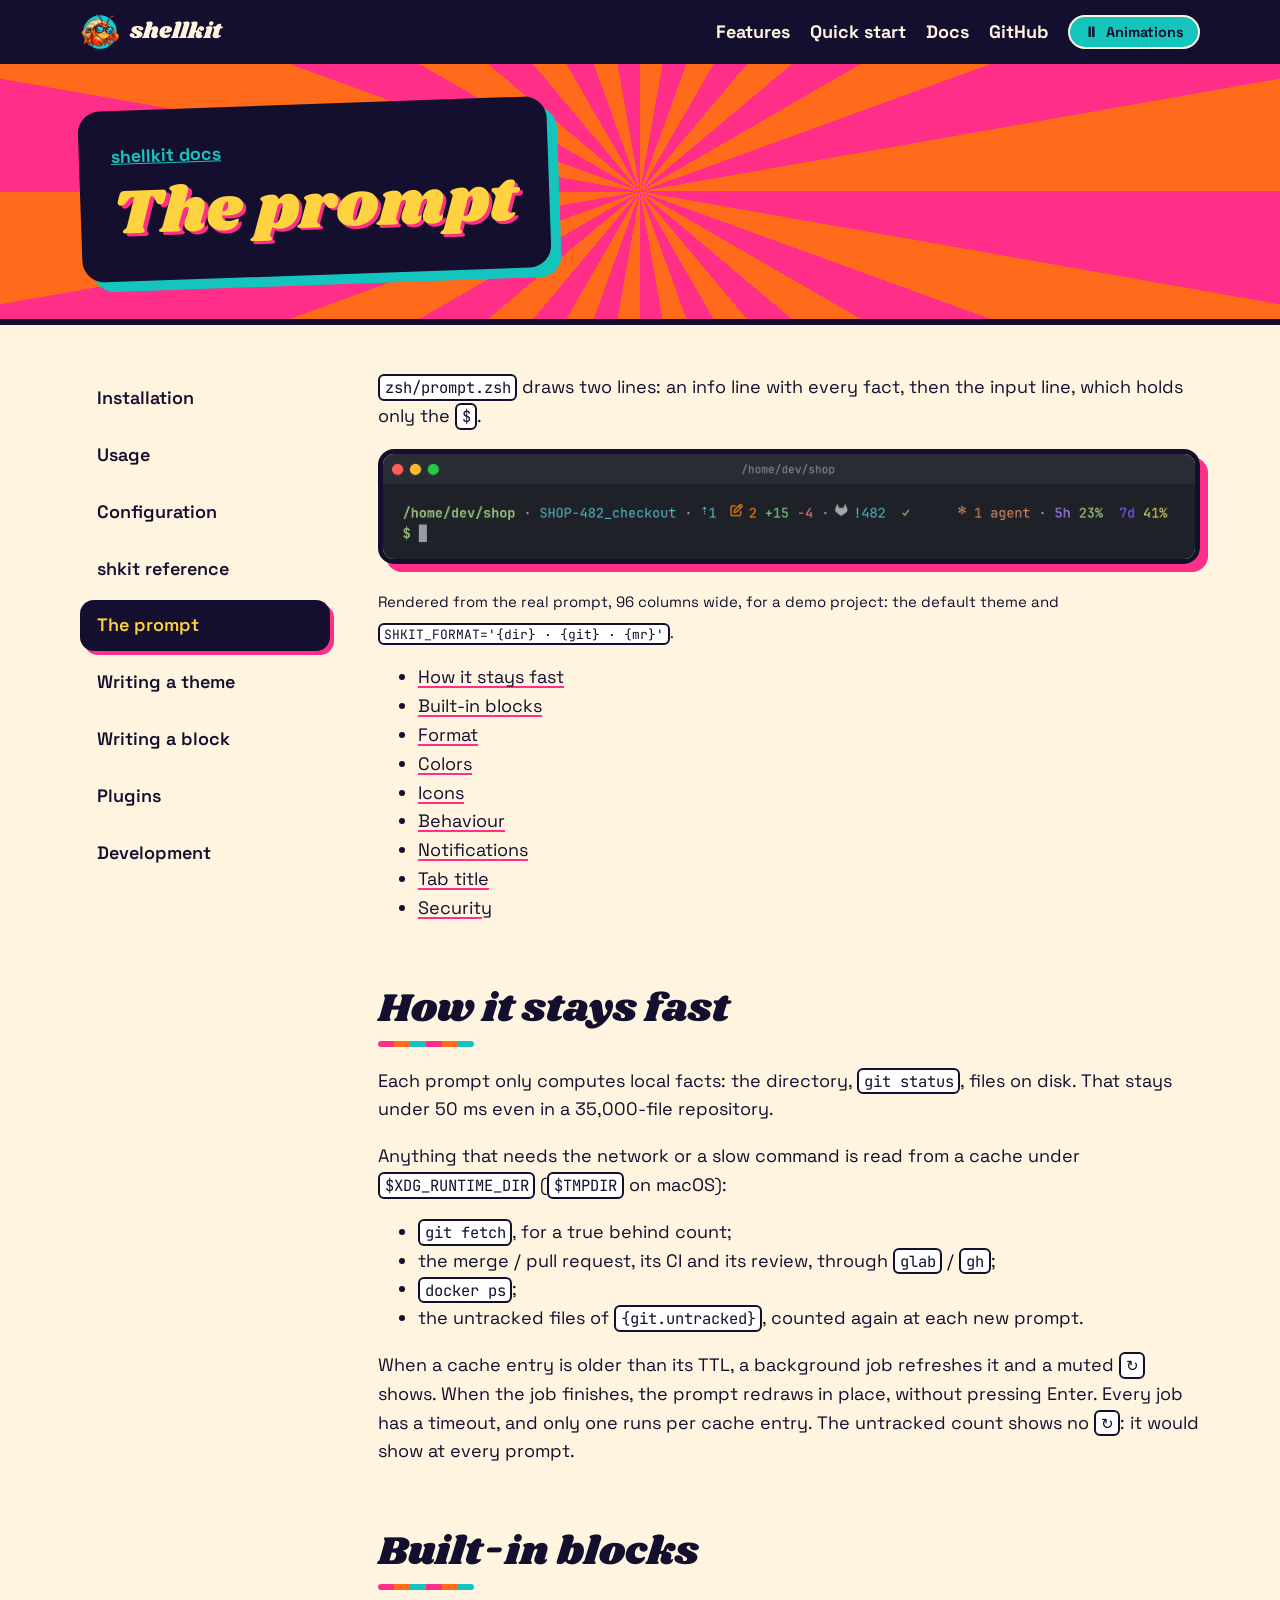
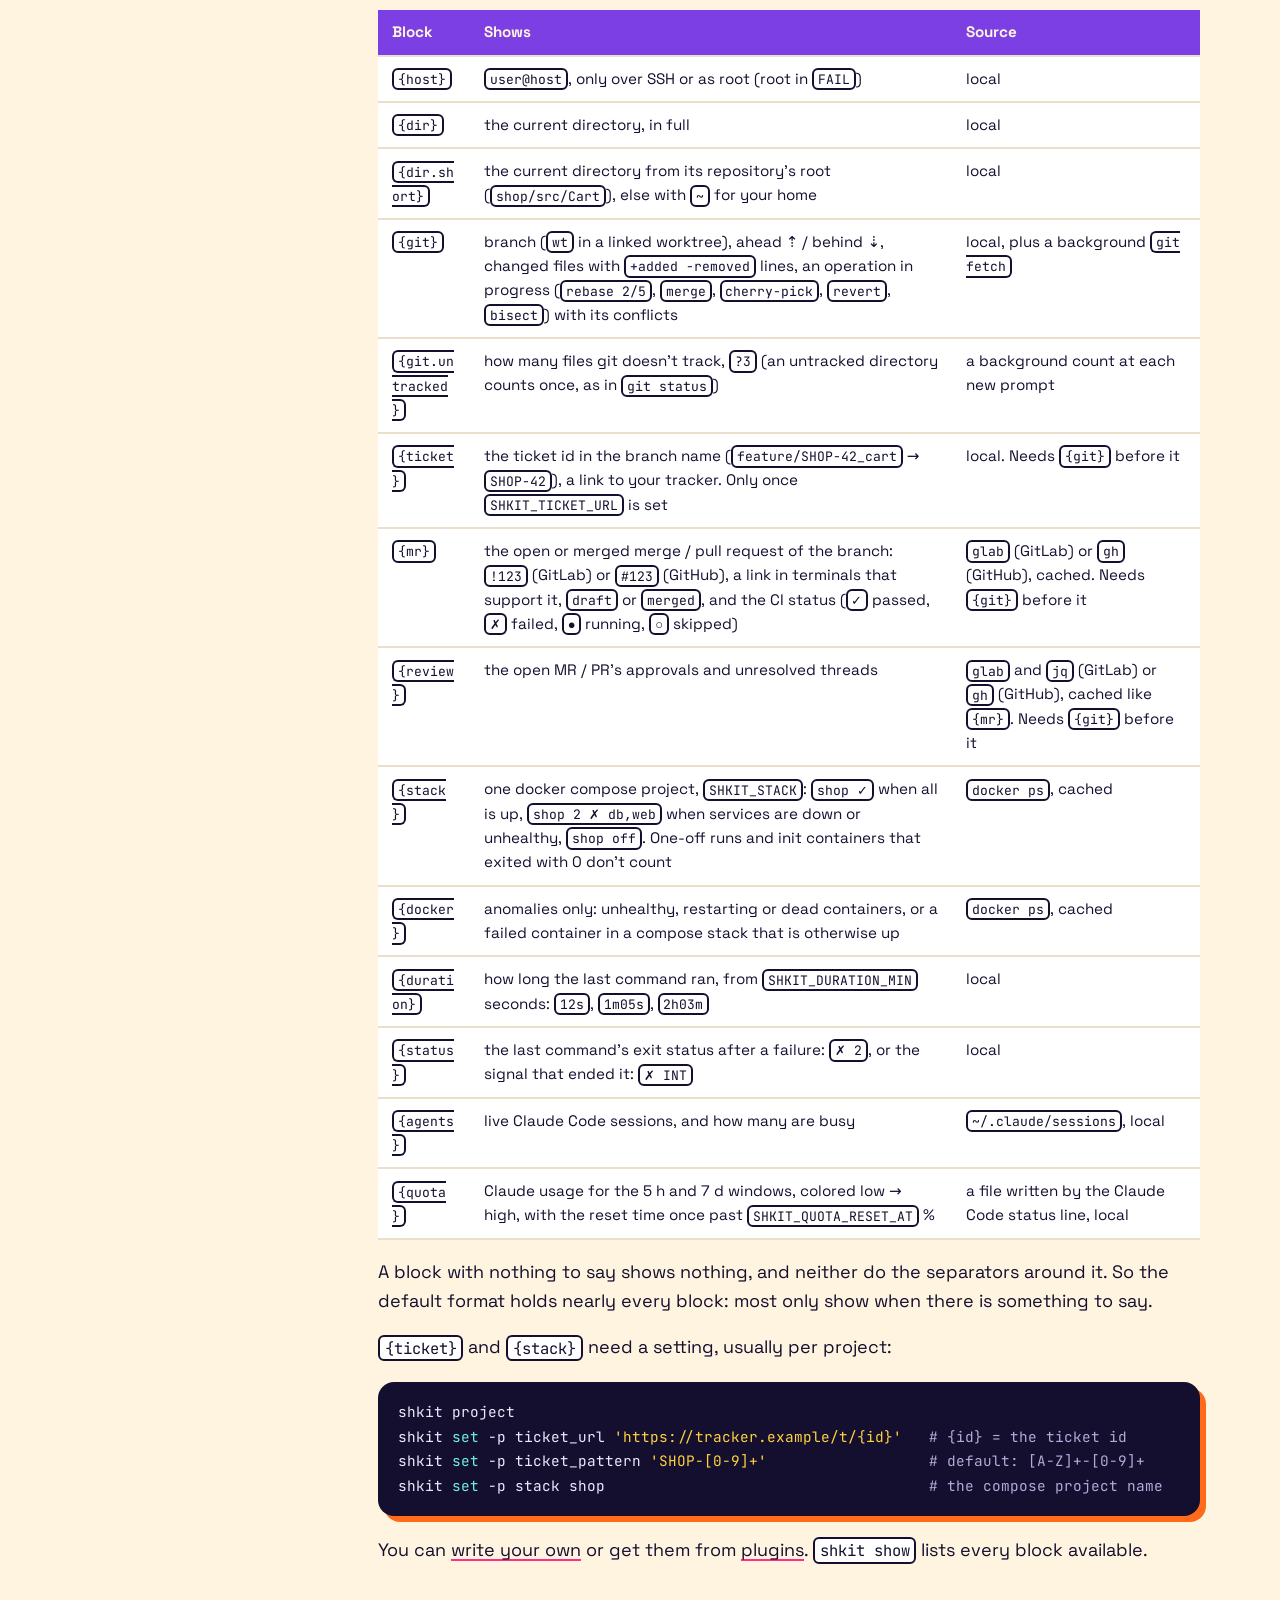
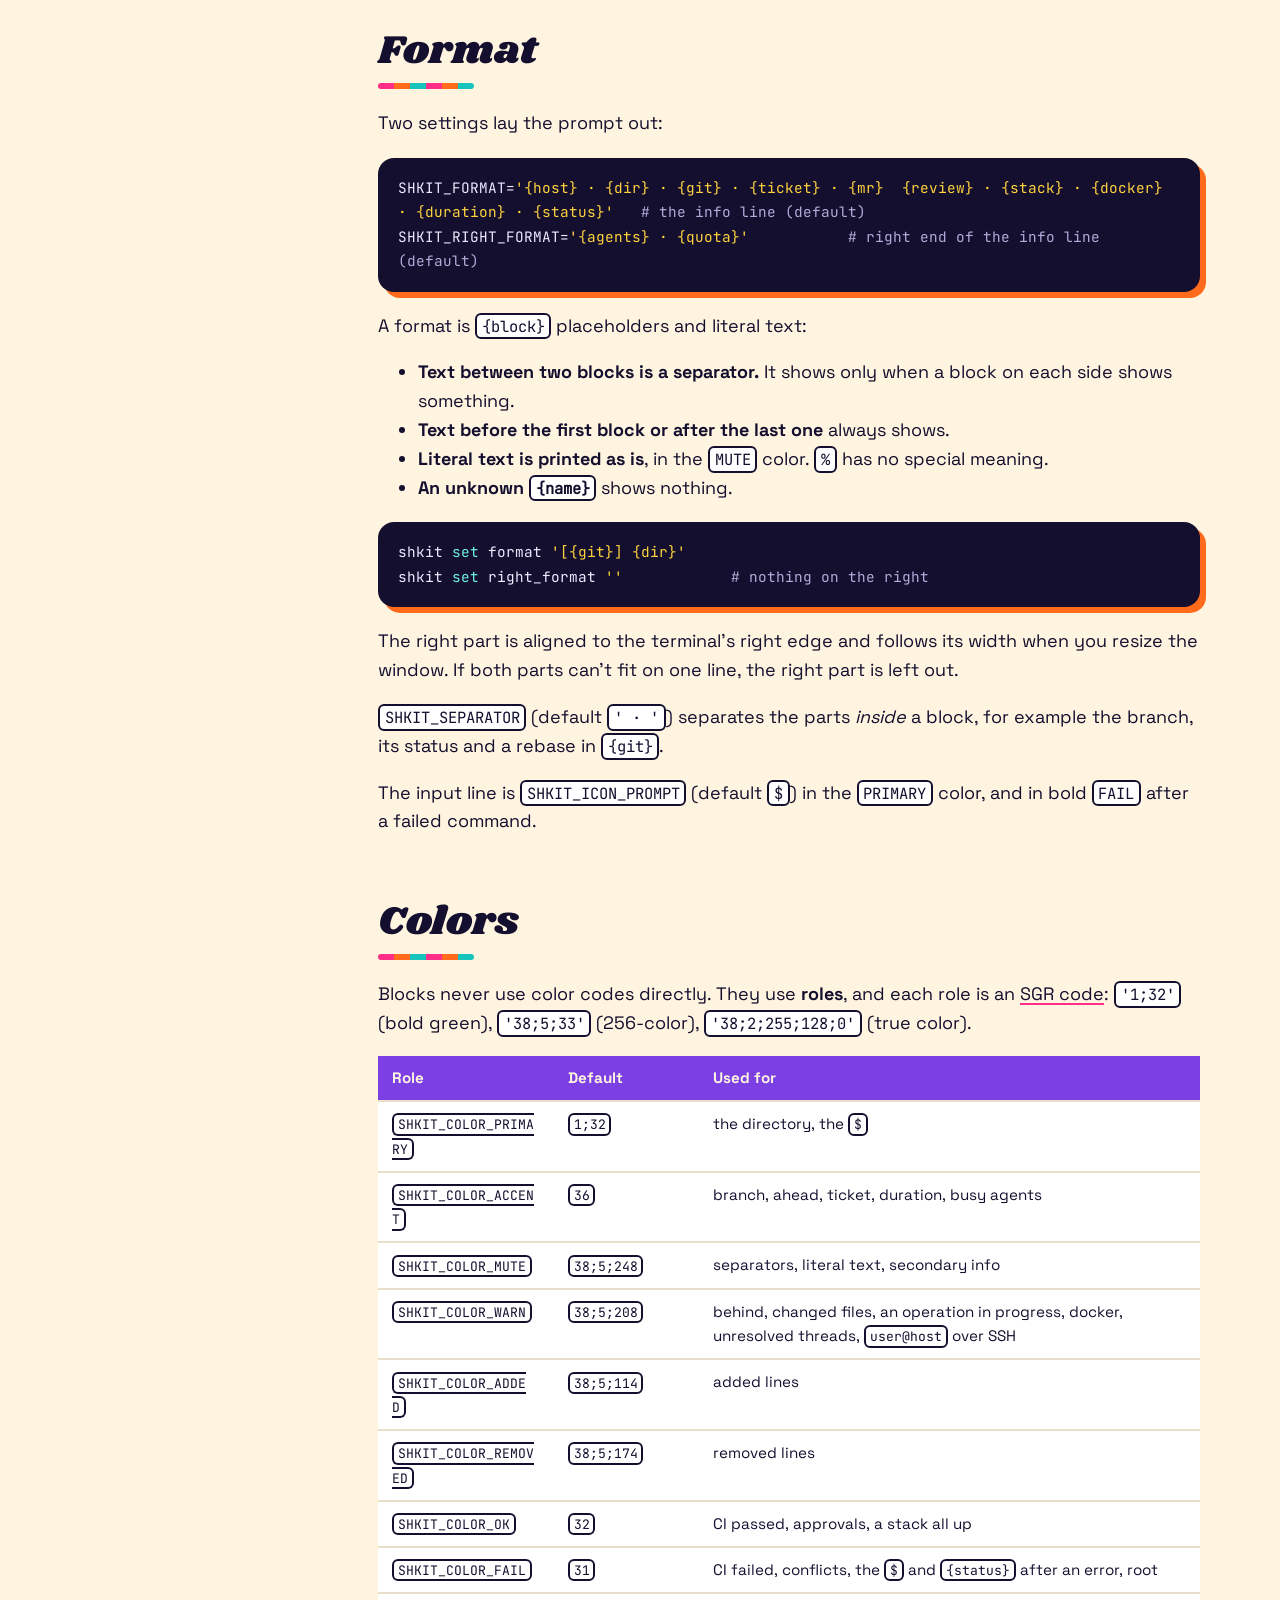
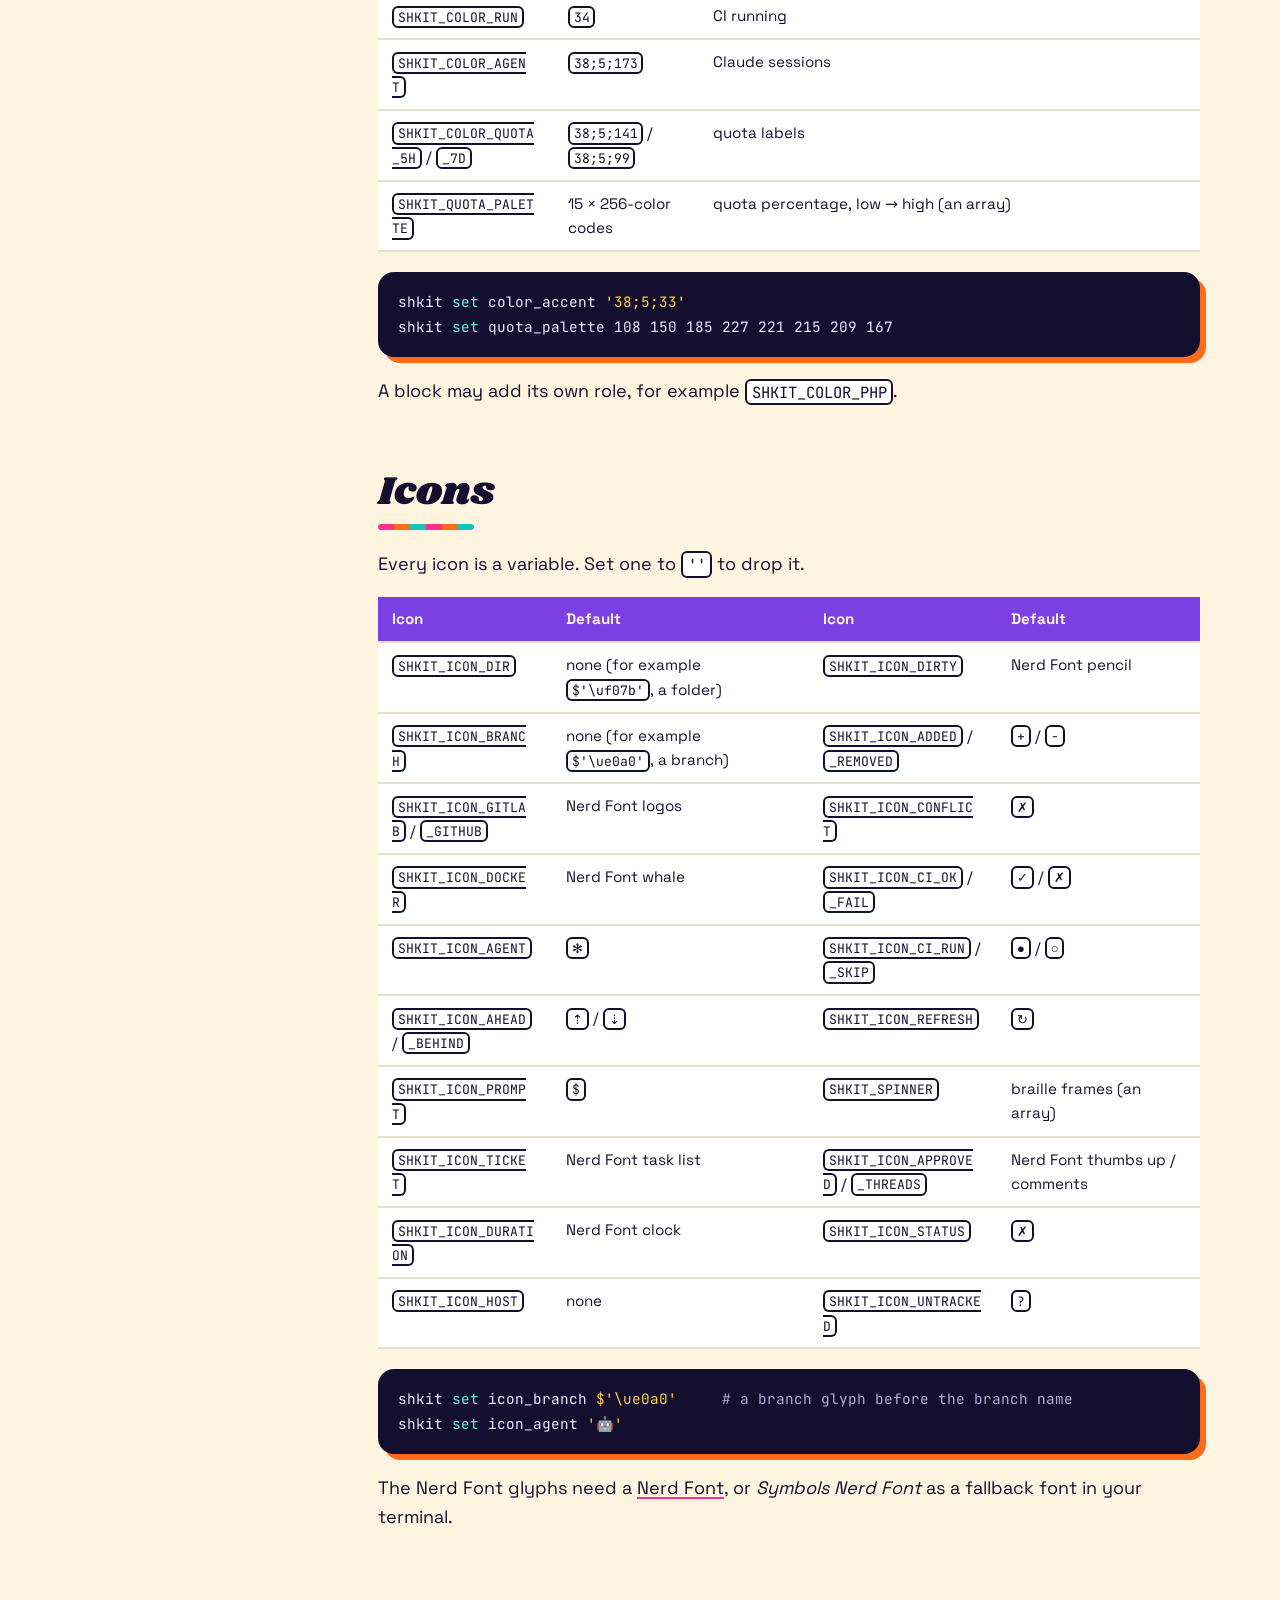
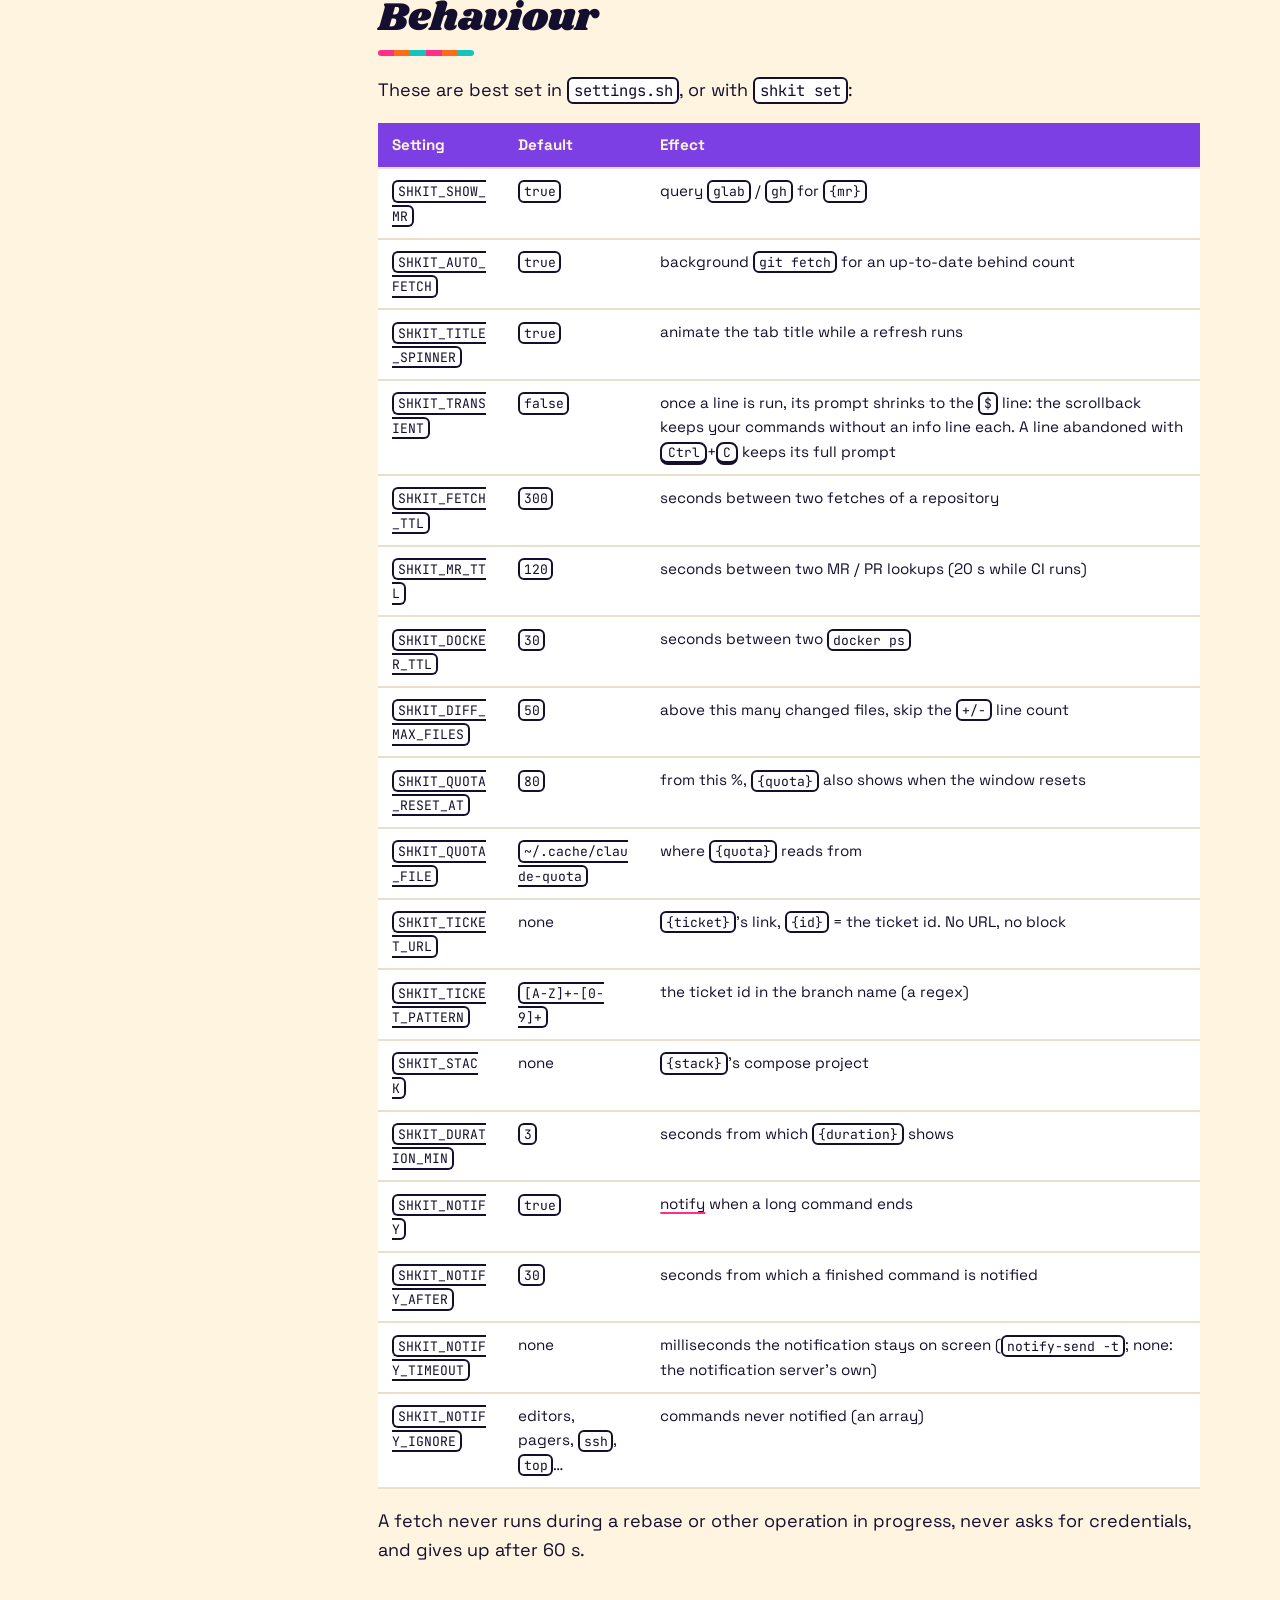
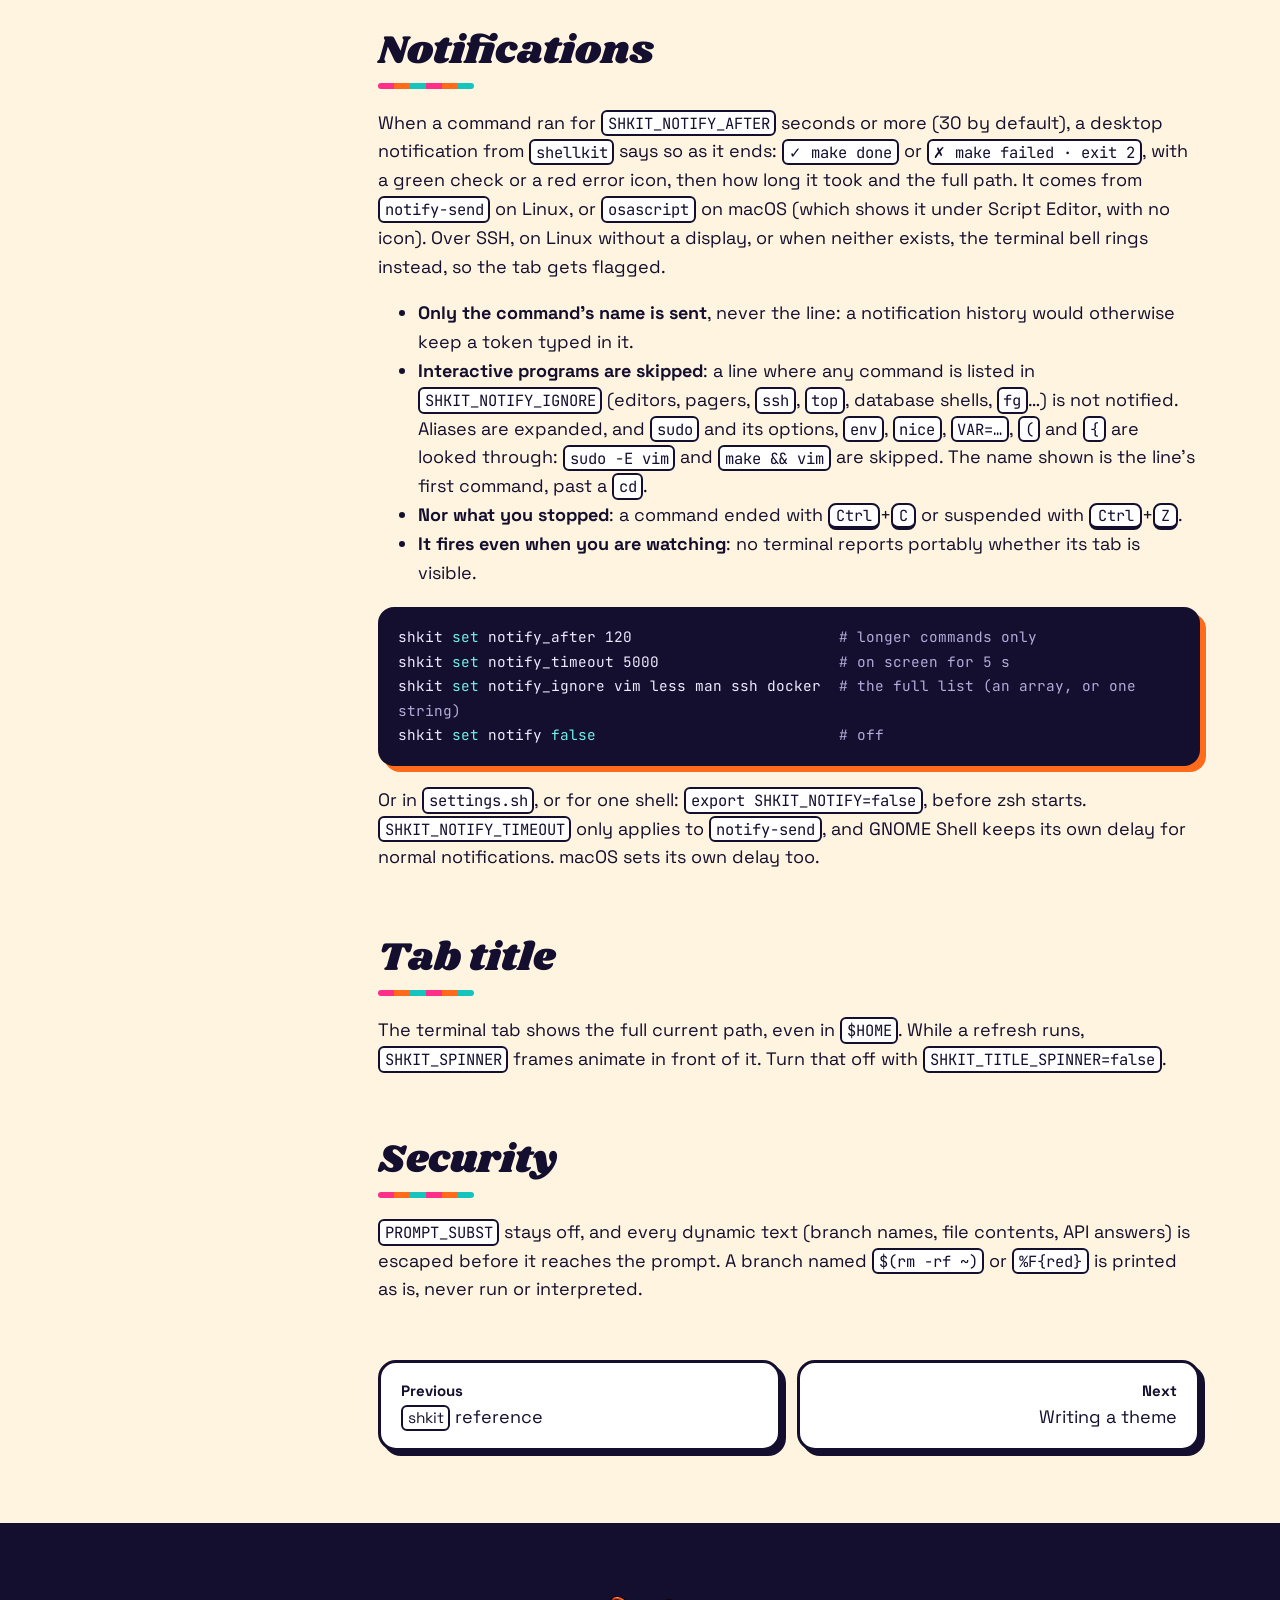
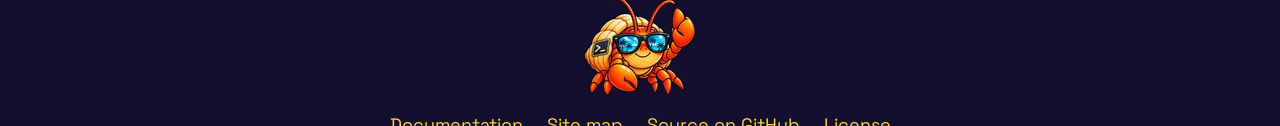
<file: docs/prompt.html>
<!doctype html>
<html lang="en" class="" data-motion="off">
<head>
<meta charset="utf-8">
<meta name="viewport" content="width=device-width, initial-scale=1">
<title>The prompt · shellkit docs</title>
<meta name="description" content="built-in blocks, format, colors, icons, behaviour">
<link rel="canonical" href="https://fmatsos.github.io/shellkit/docs/prompt.html">
<meta name="theme-color" content="#140f2e">
<meta property="og:type" content="website">
<meta property="og:site_name" content="shellkit">
<meta property="og:locale" content="en_US">
<meta property="og:title" content="The prompt">
<meta property="og:description" content="built-in blocks, format, colors, icons, behaviour">
<meta property="og:url" content="https://fmatsos.github.io/shellkit/docs/prompt.html">
<meta property="og:image" content="https://fmatsos.github.io/shellkit/assets/og.jpg">
<meta property="og:image:type" content="image/jpeg">
<meta property="og:image:width" content="1200">
<meta property="og:image:height" content="630">
<meta property="og:image:alt" content="shellkit: an orange hermit crab in sunglasses, holding a wrench, dancing on a beach at sunset">
<meta name="twitter:card" content="summary_large_image">
<link rel="icon" href="../assets/favicon.png" type="image/png">
<link rel="apple-touch-icon" href="../assets/apple-touch-icon.png">
<link rel="preload" href="../assets/fonts/shrikhand.woff2" as="font" type="font/woff2" crossorigin>
<link rel="preload" href="../assets/fonts/space-grotesk.woff2" as="font" type="font/woff2" crossorigin>

<style>
/* shellkit site: one stylesheet for the landing page and the docs, inlined by build.py.
   ../ is replaced by the page's path to the site root. Every animation runs only
   under html[data-motion="on"] (set by the head script, toggled by #motion). */
/* optional, not swap: a font that arrives late is skipped for this view instead of reflowing the page (CLS) */
@font-face { font-family: "Shrikhand"; src: url(../assets/fonts/shrikhand.woff2) format("woff2"); font-display: optional; }
@font-face { font-family: "Space Grotesk"; src: url(../assets/fonts/space-grotesk.woff2) format("woff2"); font-weight: 300 700; font-display: optional; }
@font-face { font-family: "JetBrains Mono"; src: url(../assets/fonts/jetbrains-mono.woff2) format("woff2"); font-display: optional; }

:root {
  --orange: #ff6b1a; --magenta: #ff2e88; --teal: #14c4bd; --yellow: #ffd23f;
  --navy: #1d1541; --ink: #140f2e; --cream: #fff4e0; --purple: #7b3fe4; --paper: #fff;
  --radius: 22px; --shadow: 6px 6px 0 var(--ink);
  color-scheme: light;
}
* { box-sizing: border-box; }
html { scroll-behavior: smooth; scroll-padding-top: 88px; }
body {
  margin: 0; background: var(--cream); color: var(--ink);
  font: 1.125rem/1.6 "Space Grotesk", system-ui, sans-serif; overflow-x: hidden;
}
img { max-width: 100%; height: auto; display: block; }
a { color: inherit; }
code, pre, kbd { font-family: "JetBrains Mono", ui-monospace, monospace; }
h1, h2, h3 { line-height: 1.1; margin: 0 0 .5em; }
h1, h2 { font-family: "Shrikhand", cursive; font-weight: 400; }
h2 { font-size: clamp(2rem, 6vw, 3.4rem); }
h3 { font-size: 1.35rem; }
:where(ul.plain, ol.plain) { list-style: none; margin: 0; padding: 0; }
.wrap { width: min(1120px, 100% - 32px); margin-inline: auto; }
.sr-only { position: absolute; width: 1px; height: 1px; margin: -1px; padding: 0; overflow: hidden; clip-path: inset(50%); white-space: nowrap; border: 0; }
:focus-visible { outline: 3px solid var(--ink); outline-offset: 3px; box-shadow: 0 0 0 3px var(--cream); border-radius: 6px; }

/* ---------- header ---------- */
.skip { position: absolute; left: 16px; top: -100px; z-index: 30; background: var(--yellow); color: var(--ink); padding: 10px 18px; border: 3px solid var(--ink); border-radius: 999px; font-weight: 700; }
.skip:focus { top: 12px; }
.top { position: sticky; top: 0; z-index: 20; background: var(--ink); color: var(--cream); }
.top .wrap { display: flex; flex-wrap: wrap; align-items: center; gap: 8px 20px; min-height: 64px; padding: 8px 0; }
.brand { display: flex; align-items: center; gap: 10px; font-family: "Shrikhand", cursive; font-size: 1.4rem; text-decoration: none; margin-right: auto; }
.brand img { width: 40px; height: 40px; }
.top nav ul { display: flex; flex-wrap: wrap; gap: 4px 20px; }
.top nav a { text-decoration: none; font-weight: 700; padding: 6px 0; display: inline-block; }
.top nav a:hover, .top nav a[aria-current] { color: var(--yellow); text-decoration: underline; text-underline-offset: 6px; text-decoration-thickness: 3px; }
#motion {
  font: 700 .9rem "Space Grotesk", sans-serif; color: var(--ink); background: var(--teal); cursor: pointer;
  border: 2px solid var(--cream); border-radius: 999px; padding: 6px 14px; display: inline-flex; gap: 8px; align-items: center;
}
#motion[aria-pressed="false"] { background: var(--cream); }
#motion .on, #motion[aria-pressed="false"] .off { display: none; }
#motion[aria-pressed="false"] .on { display: inline; }
@media (max-width: 700px) { .top nav li.wide { display: none; } }

/* ---------- buttons, chips ---------- */
.btn {
  display: inline-block; padding: 12px 24px; border: 3px solid var(--ink); border-radius: 999px;
  background: var(--yellow); color: var(--ink); font-weight: 700; text-decoration: none; box-shadow: 4px 4px 0 var(--cream);
}
.btn.alt { background: var(--teal); }
.badges { display: flex; flex-wrap: wrap; gap: 10px; margin-top: 22px; font-size: .9rem; font-weight: 700; }
.badges li { border: 2px solid var(--teal); color: var(--cream); padding: 2px 12px; border-radius: 999px; }

/* ---------- hero (landing) and band (docs) ---------- */
.hero, .band { position: relative; overflow: hidden; isolation: isolate; border-bottom: 6px solid var(--ink); background: var(--orange); }
.hero::before, .band::before {
  content: ""; position: absolute; z-index: -1; inset: -60%;
  background: repeating-conic-gradient(from 0deg at 50% 50%, var(--orange) 0 10deg, var(--magenta) 10deg 20deg);
}
.hero .wrap { display: grid; grid-template-columns: 1fr 1.1fr; gap: 40px; align-items: center; padding: 56px 0 120px; }
.sticker {
  background: var(--ink); color: var(--cream); border-radius: var(--radius); padding: 32px;
  box-shadow: 10px 10px 0 var(--teal); transform: rotate(-2deg);
}
.sticker h1 { font-size: clamp(3.2rem, 10vw, 6.4rem); color: var(--yellow); text-shadow: 4px 4px 0 var(--magenta); margin-bottom: .25em; }
.sticker .tag { font-size: clamp(1.1rem, 2.4vw, 1.35rem); font-weight: 600; margin: 0; }
.cta { display: flex; flex-wrap: wrap; gap: 14px; margin-top: 26px; }
.art { border: 6px solid var(--ink); border-radius: var(--radius); box-shadow: 10px 10px 0 var(--ink); background: var(--yellow); transform: rotate(2deg); }
.art img { border-radius: calc(var(--radius) - 6px); }
.walker { position: absolute; left: 0; bottom: 6px; width: 96px; height: 96px; overflow: hidden; display: none; pointer-events: none; }
.walker img { width: 600%; max-width: none; height: 100%; }
@media (max-width: 860px) {
  .hero .wrap { grid-template-columns: 1fr; padding: 32px 0 116px; }
  .art { order: -1; transform: rotate(-1deg); }
  .sticker { transform: none; padding: 24px; }
}
.band .wrap { padding: 40px 0 44px; }
.band .sticker { display: inline-block; max-width: 100%; }
.band h1 { font-size: clamp(2.2rem, 7vw, 4rem); color: var(--yellow); text-shadow: 3px 3px 0 var(--magenta); margin: 0; overflow-wrap: anywhere; }
.band h1 code { font-family: inherit; }
.kicker { margin: 0 0 8px; font-weight: 700; }
.kicker a { color: var(--teal); }

/* ---------- landing: one full-viewport section per screen ---------- */
/* --hh: the sticky header's height, measured by site.js (it wraps on small screens) */
html.landing { scroll-padding-top: var(--hh, 64px); scroll-snap-type: y proximity; }
html.landing.snap { scroll-snap-type: y mandatory; }   /* only when every section fits the viewport */
html.landing.dragging { scroll-snap-type: none; scroll-behavior: auto; }
.sec { position: relative; min-height: calc(100svh - var(--hh, 64px)); display: flex; align-items: center; padding: 56px 0; scroll-snap-align: start; overflow: hidden; }
.sec > .wrap { position: relative; }
.landing .foot { scroll-snap-align: end; }
.hero.sec { padding: 32px 0 112px; }
.hero .wrap { padding: 0; }
.lead { font-size: 1.2rem; max-width: 60ch; }
.center { text-align: center; }
.center .lead { margin-inline: auto; }

.term-wrap { position: relative; margin: 36px auto 0; max-width: 1000px; text-align: left; }
.term { border: 5px solid var(--ink); border-radius: 16px; box-shadow: 10px 10px 0 var(--magenta); overflow: hidden; background: #1e2127; color: #abb2bf; }
.term-bar { display: flex; align-items: center; gap: 8px; padding: 10px 14px; background: #282c34; font: .85rem "JetBrains Mono", monospace; }
.term-bar i { width: 13px; height: 13px; border-radius: 50%; background: #ff5f57; }
.term-bar i:nth-child(2) { background: #febc2e; }
.term-bar i:nth-child(3) { background: #28c840; }
.term-bar span { flex: 1; text-align: center; margin-right: 60px; }
.term-body { padding: 18px 22px; font: clamp(.78rem, 1.6vw, 1.05rem)/1.8 "JetBrains Mono", monospace; }
.term-body p { margin: 0; display: flex; flex-wrap: wrap; white-space: pre-wrap; }
.t-dir, .t-add { color: #98c379; }
.t-git { color: #56b6c2; }
.t-dirty, .t-agent { color: #e5a045; }
.t-del { color: #e06c75; }
.t-q { color: #b39cf5; }
.t-warn { color: #e5c07b; }
.t-mr { position: relative; color: #b39cf5; }
.t-spin { position: absolute; left: 0; display: none; }
.t-right { margin-left: auto; padding-left: 24px; }
.t-cmd { color: #e6e6e6; }
.t-cur { display: inline-block; width: .6em; height: 1.2em; margin-left: 2px; vertical-align: -.2em; background: #9aa0aa; }

.stats { display: grid; grid-template-columns: repeat(3, 1fr); gap: 20px; margin-top: 40px; }
.stats li { background: var(--teal); border: 4px solid var(--ink); border-radius: var(--radius); box-shadow: var(--shadow); padding: 16px; text-align: center; }
.stats li:nth-child(2) { background: var(--yellow); rotate: -2deg; }
.stats li:nth-child(3) { background: var(--orange); }
.stats b { display: block; font-family: "Shrikhand", cursive; font-weight: 400; font-size: clamp(1.8rem, 4vw, 2.5rem); line-height: 1.2; }
@media (max-width: 640px) { .stats { grid-template-columns: 1fr; gap: 12px; } .stats li { padding: 8px; } .stats li:nth-child(2) { rotate: none; } }

.features { background: var(--navy); color: var(--cream); }
.features h2 { color: var(--yellow); }
.cards { position: relative; margin-top: 110px; }  /* room for the crab standing on the cards */
.grid { display: grid; grid-template-columns: repeat(4, 1fr); gap: 24px; }
.card { background: var(--cream); color: var(--ink); border: 4px solid var(--ink); border-radius: var(--radius); box-shadow: 8px 8px 0 var(--c, var(--teal)); overflow: hidden; }
.card img { width: 100%; aspect-ratio: 4 / 3; object-fit: cover; border-bottom: 4px solid var(--ink); }
.card div { padding: 14px 18px 18px; }
.card h3 { font-size: 1.2rem; margin-bottom: .3em; }
.card p { margin: 0; font-size: 1rem; }
.card:nth-child(2) { --c: var(--magenta); }
.card:nth-child(3) { --c: var(--yellow); }
.card:nth-child(4) { --c: var(--orange); }
.walker.on-cards { top: 0; bottom: auto; animation: none; transform-origin: 50% 100%; }  /* placed and moved by site.js */
@media (max-width: 1000px) { .grid { grid-template-columns: repeat(2, 1fr); } }
@media (max-width: 640px) { .cards { margin-top: 84px; } .walker.on-cards { width: 76px; height: 76px; } }
@media (max-width: 640px) {  /* a sideways carousel: the four cards don't fit one screen */
  .grid { display: flex; overflow-x: auto; scroll-snap-type: x mandatory; gap: 16px; padding: 4px 4px 16px; }
  .card { flex: 0 0 min(82%, 340px); scroll-snap-align: center; }
}

.more-sec { background: var(--navy); color: var(--cream); border-top: 6px dashed var(--teal); }
.more-sec h2 { color: var(--yellow); }
.more { display: grid; grid-template-columns: repeat(3, 1fr); gap: 18px; margin-top: 36px; }
.more li { position: relative; border: 3px dashed var(--teal); border-radius: 16px; padding: 16px 18px 16px 52px; }
.more li::before { content: "✓"; position: absolute; left: 14px; top: 14px; width: 26px; height: 26px; border-radius: 50%; background: var(--teal); color: var(--ink); font-weight: 700; display: grid; place-items: center; }
.more b { color: var(--yellow); }
@media (max-width: 1000px) { .more { grid-template-columns: repeat(2, 1fr); } }
@media (max-width: 640px) { .more { grid-template-columns: 1fr; gap: 10px; } .more li { padding: 10px 12px 10px 46px; font-size: 1rem; } .more li::before { top: 10px; } }

.start { background: var(--yellow); }
.steps { display: grid; grid-template-columns: 1fr 1.45fr; gap: 20px 32px; margin-top: 24px; counter-reset: step; }
.steps > li { display: grid; grid-template-columns: 52px 1fr; gap: 14px; align-items: start; counter-increment: step; }
.steps > li:nth-child(2) { grid-column: 2; grid-row: 1 / span 2; }
.steps > li::before {
  content: counter(step); width: 52px; height: 52px; border-radius: 50%; background: var(--magenta); color: var(--ink);
  border: 4px solid var(--ink); display: grid; place-items: center; font-family: "Shrikhand", cursive; font-size: 1.5rem; box-shadow: 4px 4px 0 var(--ink);
}
.steps h3 { margin: 4px 0 2px; }
.steps p { margin: 0; font-size: 1rem; }
.start pre { font-size: .84rem; line-height: 1.6; padding: 14px 16px; }
.needs { margin: 24px 0 0; font-size: 1rem; }
@media (max-width: 900px) { .steps { grid-template-columns: 1fr; } .steps > li:nth-child(2) { grid-column: auto; grid-row: auto; } }
@media (max-width: 560px) { .steps > li { grid-template-columns: 1fr; gap: 6px; } .steps > li::before { width: 44px; height: 44px; font-size: 1.2rem; } }
.code { position: relative; }
.code pre { padding-top: 46px; }  /* the copy button sits above the text, which keeps the full width */
.copy {
  position: absolute; top: 12px; right: 10px; font: 700 .85rem "Space Grotesk", sans-serif; cursor: pointer;
  background: var(--teal); border: 2px solid var(--cream); color: var(--ink); border-radius: 999px; padding: 4px 14px; min-height: 32px;
}

.sec .docs-grid { grid-template-columns: repeat(3, 1fr); }
@media (max-width: 900px) { .sec .docs-grid { grid-template-columns: repeat(2, 1fr); } }
@media (max-width: 480px) { .sec .docs-grid { gap: 10px; } .sec .docs-grid a { padding: 10px 12px; } .sec .docs-grid span { display: none; } }  /* titles only: each page has its summary */

/* the crab buddies: one per section, decorative, only with animations on */
.buddy { position: absolute; z-index: 2; width: 128px; height: 128px; overflow: hidden; display: none; pointer-events: none; }
.buddy img { width: 600%; max-width: none; height: 100%; }
.b-point { left: -34px; top: -118px; }
.b-dance { right: 0; top: -40px; }
.b-type { right: 0; top: -24px; }
.b-read { right: 0; top: -44px; }
@media (max-width: 640px) { .buddy { width: 88px; height: 88px; } .b-point { left: -8px; top: -84px; } .b-dance, .b-type, .b-read { top: -30px; } }

/* the scroll rail: section links, and the crab as a draggable thumb */
.rail { position: fixed; z-index: 15; right: 14px; top: calc(50% + var(--hh, 64px) / 2); translate: 0 -50%; width: 40px; height: min(60vh, 420px); }
.rail::before { content: ""; position: absolute; left: 50%; top: 12px; bottom: 12px; width: 6px; translate: -50% 0; border-radius: 3px; background: var(--ink); box-shadow: 0 0 0 2px var(--cream); }
.rail ol { position: relative; height: 100%; display: flex; flex-direction: column; justify-content: space-between; align-items: center; }
.rail a { position: relative; display: grid; place-items: center; width: 28px; height: 28px; border-radius: 50%; }
.rail a::before { content: ""; width: 14px; height: 14px; border-radius: 50%; background: var(--cream); border: 3px solid var(--ink); }
.rail a[aria-current]::before { background: var(--yellow); scale: 1.3; }
.rail a span { position: absolute; right: 40px; white-space: nowrap; background: var(--ink); color: var(--cream); font-weight: 700; font-size: .9rem; padding: 4px 12px; border-radius: 999px; box-shadow: 3px 3px 0 var(--magenta); opacity: 0; pointer-events: none; }
.rail a:hover span, .rail a:focus-visible span { opacity: 1; }
.rail.quiet a span { opacity: 0 !important; }
.rail-thumb { position: absolute; left: 50%; top: 0; width: 40px; height: 40px; margin-left: -20px; cursor: grab; touch-action: none; }
.rail-thumb:active { cursor: grabbing; }
.rail-thumb img { width: 40px; height: 40px; filter: drop-shadow(2px 2px 0 var(--ink)); }
@media (min-width: 701px) { html.landing { scrollbar-width: none; } html.landing::-webkit-scrollbar { display: none; } }
@media (max-width: 700px) { .rail { display: none; } }

table { width: 100%; border-collapse: collapse; background: var(--paper); font-size: .95rem; }
th, td { padding: 10px 14px; text-align: left; border-bottom: 2px solid #eadfcb; vertical-align: top; }
thead th, th[scope="col"] { background: var(--purple); color: var(--cream); }
caption { text-align: left; font-weight: 700; padding: 0 0 8px; }
.table { margin: 24px 0; overflow-x: auto; border: 4px solid var(--ink); border-radius: 16px; box-shadow: var(--shadow); background: var(--paper); }

.docs-grid { display: grid; grid-template-columns: repeat(auto-fit, minmax(min(230px, 100%), 1fr)); gap: 16px; margin-top: 32px; }
.docs-grid a {
  display: block; height: 100%; text-decoration: none; padding: 18px 20px; border: 3px solid var(--ink); border-radius: 18px;
  background: var(--paper); box-shadow: 5px 5px 0 var(--ink);
}
.docs-grid a:hover { background: var(--teal); }
.docs-grid b { display: block; font-size: 1.1rem; }
.docs-grid span { font-size: .95rem; }

/* ---------- docs ---------- */
.doc { display: grid; grid-template-columns: 250px minmax(0, 1fr); gap: 48px; padding: 48px 0 72px; }
.toc ul { position: sticky; top: 88px; display: grid; gap: 6px; }
.toc a { display: block; text-decoration: none; font-weight: 600; padding: 8px 14px; border: 3px solid transparent; border-radius: 14px; }
.toc a:hover { border-color: var(--ink); background: var(--paper); }
.toc a[aria-current="page"] { background: var(--ink); color: var(--yellow); box-shadow: 4px 4px 0 var(--magenta); }
@media (max-width: 900px) {
  .doc { grid-template-columns: minmax(0, 1fr); gap: 24px; }
  .toc ul { position: static; display: flex; flex-wrap: wrap; }
  .toc a { border-color: var(--ink); background: var(--paper); padding: 4px 12px; }
}
.prose { max-width: 78ch; }
.prose > :first-child { margin-top: 0; }
.prose h2 { font-size: clamp(1.8rem, 5vw, 2.5rem); margin-top: 1.6em; }
.prose h2::after { content: ""; display: block; width: 96px; height: 6px; margin-top: 10px; border-radius: 3px; background: repeating-linear-gradient(90deg, var(--magenta) 0 16px, var(--orange) 16px 32px, var(--teal) 32px 48px); }
.prose h3 { margin-top: 1.6em; }
.prose a { text-decoration-color: var(--magenta); text-decoration-thickness: 2px; text-underline-offset: 3px; }
.prose a:hover { background: var(--yellow); }
.prose :not(pre) > code { background: var(--paper); border: 2px solid var(--ink); border-radius: 6px; padding: .05em .3em; font-size: .86em; overflow-wrap: anywhere; }
.prose h3 code { font-size: .9em; }
pre {
  margin: 12px 0 0; padding: 18px 20px; background: var(--ink); color: #eee8ff; border-radius: 16px;
  box-shadow: 6px 6px 0 var(--orange); font-size: .9rem; line-height: 1.7; white-space: pre-wrap; overflow-wrap: anywhere;
}
.prose pre { margin: 20px 0; }
pre .c, .pl-c { color: #b3aad9; }
pre .p { color: var(--teal); }
.pl-s, .pl-pds { color: var(--yellow); }
.pl-k { color: #ff9ccd; }
.pl-c1, .pl-v { color: #6ff0e8; }
.pl-en { color: #ffb487; }
.pl-ent { color: #a6f0a6; }
kbd { background: var(--paper); border: 2px solid var(--ink); border-bottom-width: 4px; border-radius: 8px; padding: 0 .4em; font-size: .85em; }
.prose blockquote { margin: 20px 0; padding: 4px 20px; border-left: 6px solid var(--magenta); background: var(--paper); border-radius: 0 14px 14px 0; }
.markdown-alert { margin: 24px 0; padding: 14px 20px; background: var(--paper); border: 4px solid var(--ink); border-radius: 16px; box-shadow: 6px 6px 0 var(--a, var(--teal)); }
.markdown-alert > :last-child { margin-bottom: 0; }
.markdown-alert-title { display: flex; align-items: center; gap: 8px; font-weight: 700; margin: 0 0 6px; }
.markdown-alert svg { fill: currentColor; }
.markdown-alert-tip { --a: var(--yellow); }
.markdown-alert-warning, .markdown-alert-caution, .markdown-alert-important { --a: var(--magenta); }
.prose img { border: 5px solid var(--ink); border-radius: 16px; box-shadow: 8px 8px 0 var(--magenta); margin: 12px 0; }
.pager { display: flex; flex-wrap: wrap; justify-content: space-between; gap: 16px; margin-top: 56px; }
.pager a { flex: 1 1 240px; text-decoration: none; padding: 16px 20px; border: 3px solid var(--ink); border-radius: 18px; background: var(--paper); box-shadow: 5px 5px 0 var(--ink); }
.pager a:hover { background: var(--teal); }
.pager .next { text-align: right; }
.pager small { display: block; font-weight: 700; }

/* ---------- footer ---------- */
.foot { background: var(--ink); color: var(--cream); padding: 48px 0; text-align: center; }
.dancer { width: 128px; height: 128px; margin: 0 auto 12px; overflow: hidden; }
.foot ul { display: flex; flex-wrap: wrap; justify-content: center; gap: 8px 24px; margin: 12px 0; }
.foot a { color: var(--yellow); }
.foot p { margin: 8px 0 0; font-size: .95rem; }

/* ---------- fun: every loop and every "not shown yet" state needs [data-motion="on"] ---------- */
@keyframes spin { to { transform: rotate(1turn); } }
@keyframes bob { 50% { translate: 0 -10px; } }
@keyframes frames { to { transform: translateX(-100%); } }
@keyframes walk {
  0% { transform: translateX(-110px); } 49.9% { transform: translateX(calc(100vw + 10px)) scaleX(1); }
  50% { transform: translateX(calc(100vw + 10px)) scaleX(-1); } 100% { transform: translateX(-110px) scaleX(-1); }
}
@keyframes wiggle { 25% { rotate: -2deg; } 75% { rotate: 2deg; } }
@keyframes boing { 30% { scale: 1.12 .9; } 60% { scale: .95 1.08; } }
@keyframes pop { to { transform: translate(var(--dx), var(--dy)) rotate(var(--r)); opacity: 0; } }
@keyframes sway { 0%, 100% { transform: translateY(0) rotate(-5deg); } 25%, 75% { transform: translateY(-10px) rotate(0deg); } 50% { transform: translateY(0) rotate(5deg); } }
@keyframes seg { from { opacity: 0; transform: translateY(8px); } }
@keyframes spinner { 0%, 48% { opacity: 0; } 49%, 99% { opacity: 1; } 100% { opacity: 0; } }
@keyframes type { from { width: 0; } }
@keyframes blink { 50% { opacity: 0; } }
@keyframes tick { from { scale: 0; rotate: -120deg; } }
@keyframes buddyin { from { opacity: 0; transform: translateY(48px) scale(.5); } }

[data-motion="on"] .hero::before, [data-motion="on"] .band::before { animation: spin 90s linear infinite; }
[data-motion="on"] .art { animation: bob 5s ease-in-out infinite; transition: transform .2s; transform: rotate(2deg) perspective(900px) rotateX(var(--ty, 0deg)) rotateY(var(--tx, 0deg)); }
[data-motion="on"] .walker { display: block; animation: walk 26s linear infinite; }
[data-motion="on"] .walker.on-cards { animation: none; }
[data-motion="on"] .walker img { animation: frames .7s steps(6) infinite; }
[data-motion="on"] .buddy { display: block; }
[data-motion="on"] .buddy img { animation: frames 1.3s steps(6) infinite; }
[data-motion="on"] .b-dance img { animation-duration: 2.2s; }   /* slow steps under a smooth sway read as fluid */
[data-motion="on"] .dancer { animation: sway 3.2s ease-in-out infinite; }
[data-motion="on"] .dancer img { animation: frames 1.8s steps(6) infinite; }
[data-motion="on"] .t-cur { animation: blink 1.1s steps(1) infinite; }
[data-motion="on"] .docs-grid a:hover, [data-motion="on"] .pager a:hover { animation: wiggle .4s ease-in-out; }
[data-motion="on"] .btn:hover, [data-motion="on"] .copy:hover, [data-motion="on"] .stats li:hover, [data-motion="on"] .brand:hover img { animation: boing .5s ease-in-out; }

/* a section plays its entrance each time it becomes the current one (site.js adds .active); under 5 s */
[data-motion="on"].ready .enter { transition: opacity .6s, transform .7s cubic-bezier(.3, 1.5, .5, 1); transition-delay: calc(var(--d, 0) * 110ms); }
[data-motion="on"].ready .sec:not(.active) .enter { opacity: 0; transform: translateY(40px) scale(.95); transition-delay: 0s; }
[data-motion="on"].ready .sec:not(.active) :is(.buddy, .seg, .ln) { opacity: 0; }
[data-motion="on"].ready .sec:not(.active) .more li::before { opacity: 0; }
[data-motion="on"].ready .sec.active .buddy { animation: buddyin .7s cubic-bezier(.3, 1.5, .5, 1) .4s both; }
[data-motion="on"].ready .sec.active .b-dance { transform-origin: 50% 100%; animation: buddyin 1s cubic-bezier(.22, 1.2, .36, 1) .5s both, dance 3.6s ease-in-out 1.5s infinite; }
@keyframes dance { 25% { rotate: -4deg; translate: -3px -6px; } 50% { rotate: 0deg; translate: 0 0; } 75% { rotate: 4deg; translate: 3px -6px; } }
[data-motion="on"].ready .more-sec .enter { transition: opacity .9s ease-out, transform 1.1s cubic-bezier(.22, 1, .36, 1); transition-delay: calc(var(--d, 0) * 160ms); }
[data-motion="on"].ready .sec.active .more li::before { animation: tick .7s cubic-bezier(.3, 1.3, .5, 1) calc(var(--d, 0) * 160ms + .7s) both; }
[data-motion="on"].ready .sec.active .seg { animation: seg .35s calc(var(--t) * 1s + .5s) both; }
[data-motion="on"].ready .sec.active .t-spin { display: inline-block; animation: spinner 2.8s linear both, spin .8s linear infinite; }
[data-motion="on"].ready .sec.active .t-cmd { display: inline-block; width: 8ch; overflow: hidden; white-space: nowrap; vertical-align: bottom; animation: type .8s steps(8) 3.1s both; }
[data-motion="on"].ready .sec.active .more li::before { animation: tick .45s cubic-bezier(.3, 1.6, .5, 1) calc(var(--d, 0) * 110ms + .5s) both; }
[data-motion="on"].ready .sec.active .ln { animation: seg .3s calc(var(--i) * .22s + var(--d, 0) * .3s + .5s) both; }
.confetti { position: fixed; z-index: 40; width: 10px; height: 10px; border-radius: 3px; pointer-events: none; animation: pop .9s cubic-bezier(.2, .7, .4, 1) forwards; }
.dancer img { max-width: none; width: 768px; height: 128px; }
main:focus { outline: none; box-shadow: none; }
.doc.one { grid-template-columns: minmax(0, 1fr); }
.table code { overflow-wrap: normal; white-space: nowrap; }
html[data-motion="off"] { scroll-behavior: auto; }
.toc code, .pager code, .docs-grid code { font-family: inherit; }

/* the transition between sections: a full-screen veil, shaped by site.js, dressed by its kind */
.veil { display: none; position: fixed; inset: 0; z-index: 60; place-items: center; pointer-events: none; background: var(--navy); }
.veil.on { display: grid; }
.veil-line { font: 400 clamp(2.2rem, 1.4rem + 4vw, 4.4rem) "Shrikhand", cursive; color: var(--yellow); text-shadow: 2px 2px 0 var(--ink), -2px -2px 0 var(--ink), 2px -2px 0 var(--ink), -2px 2px 0 var(--ink), 0 2px 0 var(--ink), 0 -2px 0 var(--ink), 6px 6px 0 var(--ink); padding: 0 16px; text-align: center; }
.veil[data-kind="wave"] { background: linear-gradient(180deg, #fff4e0 0 2%, var(--teal) 6%, #0e8f8a 100%); }
.veil[data-kind="segments"] { background: linear-gradient(115deg, var(--orange) 0 25%, var(--magenta) 25% 50%, var(--purple) 50% 75%, var(--teal) 75%); }
.veil[data-kind="sunburst"] { background: repeating-conic-gradient(from 0deg at 50% 50%, var(--yellow) 0 10deg, var(--orange) 10deg 20deg); }
.veil[data-kind="sunburst"] .veil-line { color: var(--cream); }
.veil[data-kind="dots"] { background: radial-gradient(var(--cream) 22%, transparent 24%) 0 0 / 36px 36px, var(--magenta); }
.veil[data-kind="dots"] .veil-line { color: var(--yellow); }
.veil[data-kind="shell"] { background: repeating-linear-gradient(45deg, var(--orange) 0 18px, #ff8a40 18px 36px); }
.veil[data-kind="shell"] .veil-line { color: var(--cream); }
.veil[data-kind="book"] { background: var(--purple); box-shadow: inset 0 0 0 10px var(--ink), inset 0 0 0 14px var(--yellow); }

</style>
<script>
/* animations: on unless the visitor turned them off here, or asks for reduced motion */
try { var m = localStorage.getItem("shkit-motion"); } catch (e) {}
document.documentElement.dataset.motion = m || (matchMedia("(prefers-reduced-motion: reduce)").matches ? "off" : "on");
</script>
</head>
<body>
<a class="skip" href="#main">Skip to content</a>
<header class="top">
  <div class="wrap">
    <a class="brand" href="../"><img src="../assets/mascot-96.webp" alt="" width="96" height="96">shellkit</a>
    <nav aria-label="Main">
      <ul class="plain">
        <li class="wide"><a href="../#features">Features</a></li>
        <li class="wide"><a href="../#start">Quick start</a></li>
        <li><a href="../docs/">Docs</a></li>
        <li><a href="https://github.com/fmatsos/shellkit">GitHub</a></li>
      </ul>
    </nav>
    <button id="motion" type="button" aria-pressed="true" hidden><span aria-hidden="true" class="off">⏸</span><span aria-hidden="true" class="on">▶</span>Animations</button>
  </div>
</header>
<main id="main" tabindex="-1">
<div class="band"><div class="wrap"><div class="sticker"><p class="kicker"><a href="index.html">shellkit docs</a></p><h1>The prompt</h1></div></div></div>
<div class="wrap doc">
<nav class="toc" aria-label="Documentation pages"><ul class="plain">
<li><a href="installation.html">Installation</a></li>
<li><a href="usage.html">Usage</a></li>
<li><a href="configuration.html">Configuration</a></li>
<li><a href="shkit.html"><code>shkit</code> reference</a></li>
<li><a href="prompt.html" aria-current="page">The prompt</a></li>
<li><a href="themes.html">Writing a theme</a></li>
<li><a href="blocks.html">Writing a block</a></li>
<li><a href="plugins.html">Plugins</a></li>
<li><a href="development.html">Development</a></li>
</ul></nav>
<div class="prose">
<p><code>zsh/prompt.zsh</code> draws two lines: an info line with every fact, then the input line,
which holds only the <code>$</code>.</p>
<p class="center">
  <img width="1816" height="236" loading="lazy" src="assets/prompt.png" alt="The shellkit prompt in a git repository: directory, branch, 1 commit ahead, 2 changed files with +15 −4 lines, merge request !482 with CI passed, and at the right end of the line 1 Claude agent and the 5 h / 7 d quota; below, the input line with only the $">
</p>
<p><sub>Rendered from the real prompt, 96 columns wide, for a demo project: the default theme and <code>SHKIT_FORMAT='{dir} · {git} · {mr}'</code>.</sub></p>
<ul>
<li><a href="#how-it-stays-fast">How it stays fast</a></li>
<li><a href="#built-in-blocks">Built-in blocks</a></li>
<li><a href="#format">Format</a></li>
<li><a href="#colors">Colors</a></li>
<li><a href="#icons">Icons</a></li>
<li><a href="#behaviour">Behaviour</a></li>
<li><a href="#notifications">Notifications</a></li>
<li><a href="#tab-title">Tab title</a></li>
<li><a href="#security">Security</a></li>
</ul>
<h2 id="how-it-stays-fast">How it stays fast</h2>
<p>Each prompt only computes local facts: the directory, <code>git status</code>, files on disk.
That stays under 50 ms even in a 35,000-file repository.</p>
<p>Anything that needs the network or a slow command is read from a cache under
<code>$XDG_RUNTIME_DIR</code> (<code>$TMPDIR</code> on macOS):</p>
<ul>
<li>
<code>git fetch</code>, for a true behind count;</li>
<li>the merge / pull request, its CI and its review, through <code>glab</code> / <code>gh</code>;</li>
<li>
<code>docker ps</code>;</li>
<li>the untracked files of <code>{git.untracked}</code>, counted again at each new prompt.</li>
</ul>
<p>When a cache entry is older than its TTL, a background job refreshes it and a
muted <code>↻</code> shows. When the job finishes, the prompt redraws in place, without
pressing Enter. Every job has a timeout, and only one runs per cache entry. The
untracked count shows no <code>↻</code>: it would show at every prompt.</p>
<h2 id="built-in-blocks">Built-in blocks</h2>
<table>
<thead>
<tr>
<th>Block</th>
<th>Shows</th>
<th>Source</th>
</tr>
</thead>
<tbody>
<tr>
<td><code>{host}</code></td>
<td>
<code>user@host</code>, only over SSH or as root (root in <code>FAIL</code>)</td>
<td>local</td>
</tr>
<tr>
<td><code>{dir}</code></td>
<td>the current directory, in full</td>
<td>local</td>
</tr>
<tr>
<td><code>{dir.short}</code></td>
<td>the current directory from its repository's root (<code>shop/src/Cart</code>), else with <code>~</code> for your home</td>
<td>local</td>
</tr>
<tr>
<td><code>{git}</code></td>
<td>branch (<code>wt</code> in a linked worktree), ahead ⇡ / behind ⇣, changed files with <code>+added −removed</code> lines, an operation in progress (<code>rebase 2/5</code>, <code>merge</code>, <code>cherry-pick</code>, <code>revert</code>, <code>bisect</code>) with its conflicts</td>
<td>local, plus a background <code>git fetch</code>
</td>
</tr>
<tr>
<td><code>{git.untracked}</code></td>
<td>how many files git doesn't track, <code>?3</code> (an untracked directory counts once, as in <code>git status</code>)</td>
<td>a background count at each new prompt</td>
</tr>
<tr>
<td><code>{ticket}</code></td>
<td>the ticket id in the branch name (<code>feature/SHOP-42_cart</code> → <code>SHOP-42</code>), a link to your tracker. Only once <code>SHKIT_TICKET_URL</code> is set</td>
<td>local. Needs <code>{git}</code> before it</td>
</tr>
<tr>
<td><code>{mr}</code></td>
<td>the open or merged merge / pull request of the branch: <code>!123</code> (GitLab) or <code>#123</code> (GitHub), a link in terminals that support it, <code>draft</code> or <code>merged</code>, and the CI status (<code>✓</code> passed, <code>✗</code> failed, <code>●</code> running, <code>○</code> skipped)</td>
<td>
<code>glab</code> (GitLab) or <code>gh</code> (GitHub), cached. Needs <code>{git}</code> before it</td>
</tr>
<tr>
<td><code>{review}</code></td>
<td>the open MR / PR's approvals and unresolved threads</td>
<td>
<code>glab</code> and <code>jq</code> (GitLab) or <code>gh</code> (GitHub), cached like <code>{mr}</code>. Needs <code>{git}</code> before it</td>
</tr>
<tr>
<td><code>{stack}</code></td>
<td>one docker compose project, <code>SHKIT_STACK</code>: <code>shop ✓</code> when all is up, <code>shop 2 ✗ db,web</code> when services are down or unhealthy, <code>shop off</code>. One-off runs and init containers that exited with 0 don't count</td>
<td>
<code>docker ps</code>, cached</td>
</tr>
<tr>
<td><code>{docker}</code></td>
<td>anomalies only: unhealthy, restarting or dead containers, or a failed container in a compose stack that is otherwise up</td>
<td>
<code>docker ps</code>, cached</td>
</tr>
<tr>
<td><code>{duration}</code></td>
<td>how long the last command ran, from <code>SHKIT_DURATION_MIN</code> seconds: <code>12s</code>, <code>1m05s</code>, <code>2h03m</code>
</td>
<td>local</td>
</tr>
<tr>
<td><code>{status}</code></td>
<td>the last command's exit status after a failure: <code>✗ 2</code>, or the signal that ended it: <code>✗ INT</code>
</td>
<td>local</td>
</tr>
<tr>
<td><code>{agents}</code></td>
<td>live Claude Code sessions, and how many are busy</td>
<td>
<code>~/.claude/sessions</code>, local</td>
</tr>
<tr>
<td><code>{quota}</code></td>
<td>Claude usage for the 5 h and 7 d windows, colored low → high, with the reset time once past <code>SHKIT_QUOTA_RESET_AT</code> %</td>
<td>a file written by the Claude Code status line, local</td>
</tr>
</tbody>
</table>
<p>A block with nothing to say shows nothing, and neither do the separators around
it. So the default format holds nearly every block: most only show when there
is something to say.</p>
<p><code>{ticket}</code> and <code>{stack}</code> need a setting, usually per project:</p>
<div class="highlight highlight-source-shell"><pre>shkit project
shkit <span class="pl-c1">set</span> -p ticket_url <span class="pl-s"><span class="pl-pds">'</span>https://tracker.example/t/{id}<span class="pl-pds">'</span></span>   <span class="pl-c"><span class="pl-c">#</span> {id} = the ticket id</span>
shkit <span class="pl-c1">set</span> -p ticket_pattern <span class="pl-s"><span class="pl-pds">'</span>SHOP-[0-9]+<span class="pl-pds">'</span></span>                  <span class="pl-c"><span class="pl-c">#</span> default: [A-Z]+-[0-9]+</span>
shkit <span class="pl-c1">set</span> -p stack shop                                    <span class="pl-c"><span class="pl-c">#</span> the compose project name</span></pre></div>
<p>You can <a href="blocks.html">write your own</a> or get them from <a href="plugins.html">plugins</a>.
<code>shkit show</code> lists every block available.</p>
<h2 id="format">Format</h2>
<p>Two settings lay the prompt out:</p>
<div class="highlight highlight-source-shell"><pre>SHKIT_FORMAT=<span class="pl-s"><span class="pl-pds">'</span>{host} · {dir} · {git} · {ticket} · {mr}  {review} · {stack} · {docker} · {duration} · {status}<span class="pl-pds">'</span></span>   <span class="pl-c"><span class="pl-c">#</span> the info line (default)</span>
SHKIT_RIGHT_FORMAT=<span class="pl-s"><span class="pl-pds">'</span>{agents} · {quota}<span class="pl-pds">'</span></span>           <span class="pl-c"><span class="pl-c">#</span> right end of the info line (default)</span></pre></div>
<p>A format is <code>{block}</code> placeholders and literal text:</p>
<ul>
<li>
<strong>Text between two blocks is a separator.</strong> It shows only when a block on each
side shows something.</li>
<li>
<strong>Text before the first block or after the last one</strong> always shows.</li>
<li>
<strong>Literal text is printed as is</strong>, in the <code>MUTE</code> color. <code>%</code> has no special meaning.</li>
<li>
<strong>An unknown <code>{name}</code></strong> shows nothing.</li>
</ul>
<div class="highlight highlight-source-shell"><pre>shkit <span class="pl-c1">set</span> format <span class="pl-s"><span class="pl-pds">'</span>[{git}] {dir}<span class="pl-pds">'</span></span>
shkit <span class="pl-c1">set</span> right_format <span class="pl-s"><span class="pl-pds">'</span><span class="pl-pds">'</span></span>            <span class="pl-c"><span class="pl-c">#</span> nothing on the right</span></pre></div>
<p>The right part is aligned to the terminal's right edge and follows its width when you
resize the window. If both parts can't fit on one line, the right part is left out.</p>
<p><code>SHKIT_SEPARATOR</code> (default <code>' · '</code>) separates the parts <em>inside</em> a block, for
example the branch, its status and a rebase in <code>{git}</code>.</p>
<p>The input line is <code>SHKIT_ICON_PROMPT</code> (default <code>$</code>) in the <code>PRIMARY</code> color, and
in bold <code>FAIL</code> after a failed command.</p>
<h2 id="colors">Colors</h2>
<p>Blocks never use color codes directly. They use <strong>roles</strong>, and each role is an
<a href="https://en.wikipedia.org/wiki/ANSI_escape_code#SGR" rel="nofollow">SGR code</a>:
<code>'1;32'</code> (bold green), <code>'38;5;33'</code> (256-color), <code>'38;2;255;128;0'</code> (true color).</p>
<table>
<thead>
<tr>
<th>Role</th>
<th>Default</th>
<th>Used for</th>
</tr>
</thead>
<tbody>
<tr>
<td><code>SHKIT_COLOR_PRIMARY</code></td>
<td><code>1;32</code></td>
<td>the directory, the <code>$</code>
</td>
</tr>
<tr>
<td><code>SHKIT_COLOR_ACCENT</code></td>
<td><code>36</code></td>
<td>branch, ahead, ticket, duration, busy agents</td>
</tr>
<tr>
<td><code>SHKIT_COLOR_MUTE</code></td>
<td><code>38;5;248</code></td>
<td>separators, literal text, secondary info</td>
</tr>
<tr>
<td><code>SHKIT_COLOR_WARN</code></td>
<td><code>38;5;208</code></td>
<td>behind, changed files, an operation in progress, docker, unresolved threads, <code>user@host</code> over SSH</td>
</tr>
<tr>
<td><code>SHKIT_COLOR_ADDED</code></td>
<td><code>38;5;114</code></td>
<td>added lines</td>
</tr>
<tr>
<td><code>SHKIT_COLOR_REMOVED</code></td>
<td><code>38;5;174</code></td>
<td>removed lines</td>
</tr>
<tr>
<td><code>SHKIT_COLOR_OK</code></td>
<td><code>32</code></td>
<td>CI passed, approvals, a stack all up</td>
</tr>
<tr>
<td><code>SHKIT_COLOR_FAIL</code></td>
<td><code>31</code></td>
<td>CI failed, conflicts, the <code>$</code> and <code>{status}</code> after an error, root</td>
</tr>
<tr>
<td><code>SHKIT_COLOR_RUN</code></td>
<td><code>34</code></td>
<td>CI running</td>
</tr>
<tr>
<td><code>SHKIT_COLOR_AGENT</code></td>
<td><code>38;5;173</code></td>
<td>Claude sessions</td>
</tr>
<tr>
<td>
<code>SHKIT_COLOR_QUOTA_5H</code> / <code>_7D</code>
</td>
<td>
<code>38;5;141</code> / <code>38;5;99</code>
</td>
<td>quota labels</td>
</tr>
<tr>
<td><code>SHKIT_QUOTA_PALETTE</code></td>
<td>15 × 256-color codes</td>
<td>quota percentage, low → high (an array)</td>
</tr>
</tbody>
</table>
<div class="highlight highlight-source-shell"><pre>shkit <span class="pl-c1">set</span> color_accent <span class="pl-s"><span class="pl-pds">'</span>38;5;33<span class="pl-pds">'</span></span>
shkit <span class="pl-c1">set</span> quota_palette 108 150 185 227 221 215 209 167</pre></div>
<p>A block may add its own role, for example <code>SHKIT_COLOR_PHP</code>.</p>
<h2 id="icons">Icons</h2>
<p>Every icon is a variable. Set one to <code>''</code> to drop it.</p>
<table>
<thead>
<tr>
<th>Icon</th>
<th>Default</th>
<th></th>
<th>Icon</th>
<th>Default</th>
</tr>
</thead>
<tbody>
<tr>
<td><code>SHKIT_ICON_DIR</code></td>
<td>none (for example <code>$'\uf07b'</code>, a folder)</td>
<td></td>
<td><code>SHKIT_ICON_DIRTY</code></td>
<td>Nerd Font pencil</td>
</tr>
<tr>
<td><code>SHKIT_ICON_BRANCH</code></td>
<td>none (for example <code>$'\ue0a0'</code>, a branch)</td>
<td></td>
<td>
<code>SHKIT_ICON_ADDED</code> / <code>_REMOVED</code>
</td>
<td>
<code>+</code> / <code>−</code>
</td>
</tr>
<tr>
<td>
<code>SHKIT_ICON_GITLAB</code> / <code>_GITHUB</code>
</td>
<td>Nerd Font logos</td>
<td></td>
<td><code>SHKIT_ICON_CONFLICT</code></td>
<td><code>✗</code></td>
</tr>
<tr>
<td><code>SHKIT_ICON_DOCKER</code></td>
<td>Nerd Font whale</td>
<td></td>
<td>
<code>SHKIT_ICON_CI_OK</code> / <code>_FAIL</code>
</td>
<td>
<code>✓</code> / <code>✗</code>
</td>
</tr>
<tr>
<td><code>SHKIT_ICON_AGENT</code></td>
<td><code>✻</code></td>
<td></td>
<td>
<code>SHKIT_ICON_CI_RUN</code> / <code>_SKIP</code>
</td>
<td>
<code>●</code> / <code>○</code>
</td>
</tr>
<tr>
<td>
<code>SHKIT_ICON_AHEAD</code> / <code>_BEHIND</code>
</td>
<td>
<code>⇡</code> / <code>⇣</code>
</td>
<td></td>
<td><code>SHKIT_ICON_REFRESH</code></td>
<td><code>↻</code></td>
</tr>
<tr>
<td><code>SHKIT_ICON_PROMPT</code></td>
<td><code>$</code></td>
<td></td>
<td><code>SHKIT_SPINNER</code></td>
<td>braille frames (an array)</td>
</tr>
<tr>
<td><code>SHKIT_ICON_TICKET</code></td>
<td>Nerd Font task list</td>
<td></td>
<td>
<code>SHKIT_ICON_APPROVED</code> / <code>_THREADS</code>
</td>
<td>Nerd Font thumbs up / comments</td>
</tr>
<tr>
<td><code>SHKIT_ICON_DURATION</code></td>
<td>Nerd Font clock</td>
<td></td>
<td><code>SHKIT_ICON_STATUS</code></td>
<td><code>✗</code></td>
</tr>
<tr>
<td><code>SHKIT_ICON_HOST</code></td>
<td>none</td>
<td></td>
<td><code>SHKIT_ICON_UNTRACKED</code></td>
<td><code>?</code></td>
</tr>
</tbody>
</table>
<div class="highlight highlight-source-shell"><pre>shkit <span class="pl-c1">set</span> icon_branch <span class="pl-s"><span class="pl-pds">$'</span>\ue0a0<span class="pl-pds">'</span></span>     <span class="pl-c"><span class="pl-c">#</span> a branch glyph before the branch name</span>
shkit <span class="pl-c1">set</span> icon_agent <span class="pl-s"><span class="pl-pds">'</span>🤖<span class="pl-pds">'</span></span></pre></div>
<p>The Nerd Font glyphs need a <a href="https://www.nerdfonts.com" rel="nofollow">Nerd Font</a>, or <em>Symbols
Nerd Font</em> as a fallback font in your terminal.</p>
<h2 id="behaviour">Behaviour</h2>
<p>These are best set in <code>settings.sh</code>, or with <code>shkit set</code>:</p>
<table>
<thead>
<tr>
<th>Setting</th>
<th>Default</th>
<th>Effect</th>
</tr>
</thead>
<tbody>
<tr>
<td><code>SHKIT_SHOW_MR</code></td>
<td><code>true</code></td>
<td>query <code>glab</code> / <code>gh</code> for <code>{mr}</code>
</td>
</tr>
<tr>
<td><code>SHKIT_AUTO_FETCH</code></td>
<td><code>true</code></td>
<td>background <code>git fetch</code> for an up-to-date behind count</td>
</tr>
<tr>
<td><code>SHKIT_TITLE_SPINNER</code></td>
<td><code>true</code></td>
<td>animate the tab title while a refresh runs</td>
</tr>
<tr>
<td><code>SHKIT_TRANSIENT</code></td>
<td><code>false</code></td>
<td>once a line is run, its prompt shrinks to the <code>$</code> line: the scrollback keeps your commands without an info line each. A line abandoned with <kbd>Ctrl</kbd>+<kbd>C</kbd> keeps its full prompt</td>
</tr>
<tr>
<td><code>SHKIT_FETCH_TTL</code></td>
<td><code>300</code></td>
<td>seconds between two fetches of a repository</td>
</tr>
<tr>
<td><code>SHKIT_MR_TTL</code></td>
<td><code>120</code></td>
<td>seconds between two MR / PR lookups (20 s while CI runs)</td>
</tr>
<tr>
<td><code>SHKIT_DOCKER_TTL</code></td>
<td><code>30</code></td>
<td>seconds between two <code>docker ps</code>
</td>
</tr>
<tr>
<td><code>SHKIT_DIFF_MAX_FILES</code></td>
<td><code>50</code></td>
<td>above this many changed files, skip the <code>+/−</code> line count</td>
</tr>
<tr>
<td><code>SHKIT_QUOTA_RESET_AT</code></td>
<td><code>80</code></td>
<td>from this %, <code>{quota}</code> also shows when the window resets</td>
</tr>
<tr>
<td><code>SHKIT_QUOTA_FILE</code></td>
<td><code>~/.cache/claude-quota</code></td>
<td>where <code>{quota}</code> reads from</td>
</tr>
<tr>
<td><code>SHKIT_TICKET_URL</code></td>
<td>none</td>
<td>
<code>{ticket}</code>'s link, <code>{id}</code> = the ticket id. No URL, no block</td>
</tr>
<tr>
<td><code>SHKIT_TICKET_PATTERN</code></td>
<td><code>[A-Z]+-[0-9]+</code></td>
<td>the ticket id in the branch name (a regex)</td>
</tr>
<tr>
<td><code>SHKIT_STACK</code></td>
<td>none</td>
<td>
<code>{stack}</code>'s compose project</td>
</tr>
<tr>
<td><code>SHKIT_DURATION_MIN</code></td>
<td><code>3</code></td>
<td>seconds from which <code>{duration}</code> shows</td>
</tr>
<tr>
<td><code>SHKIT_NOTIFY</code></td>
<td><code>true</code></td>
<td>
<a href="#notifications">notify</a> when a long command ends</td>
</tr>
<tr>
<td><code>SHKIT_NOTIFY_AFTER</code></td>
<td><code>30</code></td>
<td>seconds from which a finished command is notified</td>
</tr>
<tr>
<td><code>SHKIT_NOTIFY_TIMEOUT</code></td>
<td>none</td>
<td>milliseconds the notification stays on screen (<code>notify-send -t</code>; none: the notification server's own)</td>
</tr>
<tr>
<td><code>SHKIT_NOTIFY_IGNORE</code></td>
<td>editors, pagers, <code>ssh</code>, <code>top</code>…</td>
<td>commands never notified (an array)</td>
</tr>
</tbody>
</table>
<p>A fetch never runs during a rebase or other operation in progress, never asks
for credentials, and gives up after 60 s.</p>
<h2 id="notifications">Notifications</h2>
<p>When a command ran for <code>SHKIT_NOTIFY_AFTER</code> seconds or more (30 by default), a
desktop notification from <code>shellkit</code> says so as it ends: <code>✓ make done</code> or
<code>✗ make failed · exit 2</code>, with a green check or a red error icon, then how long it
took and the full path. It comes from <code>notify-send</code> on Linux, or <code>osascript</code> on macOS
(which shows it under Script Editor, with no icon). Over SSH, on Linux without a
display, or when neither exists, the terminal bell rings instead, so the tab gets flagged.</p>
<ul>
<li>
<strong>Only the command's name is sent</strong>, never the line: a notification history
would otherwise keep a token typed in it.</li>
<li>
<strong>Interactive programs are skipped</strong>: a line where any command is listed in
<code>SHKIT_NOTIFY_IGNORE</code> (editors, pagers, <code>ssh</code>, <code>top</code>, database shells, <code>fg</code>…) is
not notified. Aliases are expanded, and <code>sudo</code> and its options, <code>env</code>, <code>nice</code>,
<code>VAR=…</code>, <code>(</code> and <code>{</code> are looked through: <code>sudo -E vim</code> and <code>make &amp;&amp; vim</code> are
skipped. The name shown is the line's first command, past a <code>cd</code>.</li>
<li>
<strong>Nor what you stopped</strong>: a command ended with <kbd>Ctrl</kbd>+<kbd>C</kbd> or
suspended with <kbd>Ctrl</kbd>+<kbd>Z</kbd>.</li>
<li>
<strong>It fires even when you are watching</strong>: no terminal reports portably whether its
tab is visible.</li>
</ul>
<div class="highlight highlight-source-shell"><pre>shkit <span class="pl-c1">set</span> notify_after 120                       <span class="pl-c"><span class="pl-c">#</span> longer commands only</span>
shkit <span class="pl-c1">set</span> notify_timeout 5000                    <span class="pl-c"><span class="pl-c">#</span> on screen for 5 s</span>
shkit <span class="pl-c1">set</span> notify_ignore vim less man ssh docker  <span class="pl-c"><span class="pl-c">#</span> the full list (an array, or one string)</span>
shkit <span class="pl-c1">set</span> notify <span class="pl-c1">false</span>                           <span class="pl-c"><span class="pl-c">#</span> off</span></pre></div>
<p>Or in <code>settings.sh</code>, or for one shell: <code>export SHKIT_NOTIFY=false</code>, before zsh starts.
<code>SHKIT_NOTIFY_TIMEOUT</code> only applies to <code>notify-send</code>, and GNOME Shell keeps its own
delay for normal notifications. macOS sets its own delay too.</p>
<h2 id="tab-title">Tab title</h2>
<p>The terminal tab shows the full current path, even in <code>$HOME</code>. While a refresh
runs, <code>SHKIT_SPINNER</code> frames animate in front of it. Turn that off with
<code>SHKIT_TITLE_SPINNER=false</code>.</p>
<h2 id="security">Security</h2>
<p><code>PROMPT_SUBST</code> stays off, and every dynamic text (branch names, file contents,
API answers) is escaped before it reaches the prompt. A branch named
<code>$(rm -rf ~)</code> or <code>%F{red}</code> is printed as is, never run or interpreted.</p>

<nav class="pager" aria-label="Previous and next pages"><a class="prev" href="shkit.html"><small>Previous</small><code>shkit</code> reference</a><a class="next" href="themes.html"><small>Next</small>Writing a theme</a></nav>
</div>
</div>
</main>
<footer class="foot">
  <div class="wrap">
    <div class="dancer" aria-hidden="true"><img src="[data-uri]" data-src="../assets/crab-dance.webp" alt="" width="768" height="128"></div>
    <nav aria-label="Footer">
      <ul class="plain">
        <li><a href="../docs/">Documentation</a></li>
        <li><a href="../sitemap.html">Site map</a></li>
        <li><a href="https://github.com/fmatsos/shellkit">Source on GitHub</a></li>
        <li><a href="https://github.com/fmatsos/shellkit/blob/main/LICENSE">License</a></li>
      </ul>
    </nav>
    <p>shellkit is public domain (Unlicense). Fonts under the <a href="../assets/fonts/LICENSE.txt">SIL Open Font License</a>.</p>
  </div>
</footer>
<p class="sr-only" role="status" id="status"></p>
<script>
/* shellkit site: the animations switch, copy buttons, hero tilt; on the landing page the
   full-screen sections, their entrances and the scroll rail. */
(() => {
  const html = document.documentElement, btn = document.getElementById("motion"), status = document.getElementById("status");
  const on = () => html.dataset.motion === "on";

  // decorative sprites: loaded after the page, and only while animations are on
  let loaded = false;
  const sprites = () => {
    if (loaded || !on() || document.readyState !== "complete") return;
    loaded = true;
    document.querySelectorAll("img[data-src]").forEach(i => { i.src = i.dataset.src; });
  };
  addEventListener("load", sprites);

  // RGAA 13.8: every looping animation can be stopped, and the choice sticks
  btn.hidden = false;
  btn.setAttribute("aria-pressed", String(on()));
  btn.addEventListener("click", () => {
    html.dataset.motion = on() ? "off" : "on";
    btn.setAttribute("aria-pressed", String(on()));
    try { localStorage.setItem("shkit-motion", html.dataset.motion); } catch (e) {}
    sprites();
  });

  // copy buttons: the commands without prompts or comments, a status message, confetti
  const colors = ["#ff6b1a", "#ff2e88", "#14c4bd", "#ffd23f", "#7b3fe4"];
  const confetti = (x, y) => {
    for (let i = 0; i < 24; i++) {
      const c = document.createElement("span"), a = Math.random() * 2 * Math.PI, d = 60 + Math.random() * 90;
      c.className = "confetti";
      c.style.cssText = `left:${x}px;top:${y}px;background:${colors[i % colors.length]};--dx:${Math.cos(a) * d}px;--dy:${Math.sin(a) * d}px;--r:${Math.random() * 720}deg`;
      c.addEventListener("animationend", () => c.remove());
      document.body.append(c);
    }
  };
  document.querySelectorAll(".copy").forEach(b => b.addEventListener("click", () => {
    const text = b.previousElementSibling.innerText.split("\n")
      .map(l => l.replace(/^\$ /, "").replace(/\s+# .*$/, "")).join("\n").trim();
    navigator.clipboard.writeText(text).then(() => {
      status.textContent = "Commands copied to the clipboard.";
      if (on()) { const r = b.getBoundingClientRect(); confetti(r.left + r.width / 2, r.top + r.height / 2); }
    }, () => { status.textContent = "Copy failed: select the commands and copy them by hand."; });
    setTimeout(() => { status.textContent = ""; }, 4000);
  }));

  // hero art follows the pointer a little
  const art = document.querySelector(".art");
  if (art && matchMedia("(hover: hover)").matches) {
    art.parentElement.addEventListener("pointermove", e => {
      const r = art.getBoundingClientRect();
      art.style.setProperty("--tx", ((e.clientX - r.left) / r.width - .5) * 10 + "deg");
      art.style.setProperty("--ty", ((e.clientY - r.top) / r.height - .5) * -10 + "deg");
    });
    art.parentElement.addEventListener("pointerleave", () => { art.style.removeProperty("--tx"); art.style.removeProperty("--ty"); });
  }

  if (!html.classList.contains("landing")) return;

  // ---- landing: sections, one screen each ----
  const secs = [...document.querySelectorAll(".sec")], top = document.querySelector(".top");
  const links = [...document.querySelectorAll(".rail a")];
  const max = () => document.documentElement.scrollHeight - innerHeight;

  // the typed lines of the quick start: one span per line, shown one after the other
  document.querySelectorAll(".start pre").forEach(pre => {
    pre.innerHTML = pre.innerHTML.split("\n").map((l, i) => `<span class="ln" style="--i:${i}">${l}</span>`).join("\n");
  });

  // mandatory snapping only when every section fits the screen; proximity otherwise (zoom, small screens)
  const fit = () => {
    html.style.setProperty("--hh", top.offsetHeight + "px");
    const room = innerHeight - top.offsetHeight + 1;
    html.classList.toggle("snap", secs.every(s => s.offsetHeight <= room));
  };
  new ResizeObserver(fit).observe(top);
  // the features' crab jumps from card to card, and each card gives under it; positions come
  // from the cards themselves, so it works on 4 columns, 2 x 2 and the phone carousel alike
  const cards = document.querySelector(".cards"), grid = cards.querySelector(".grid"), hopper = cards.querySelector(".walker");
  const features = document.getElementById("features"), all = [...grid.children];
  let at = -1, timer;
  const spot = c => {  // standing on card c, in .cards coordinates
    const r = cards.getBoundingClientRect(), k = c.getBoundingClientRect();
    return [k.left - r.left + (k.width - hopper.offsetWidth) / 2, k.top - r.top - hopper.offsetHeight + 8];
  };
  // position in `translate`, the outermost transform: `scale` then squashes the crab around its feet
  // without scaling its offset, and `transform` only holds the flip, kept after landing
  const pose = ([x, y]) => `${x}px ${y}px`;
  const stand = () => { if (at >= 0) hopper.style.translate = pose(spot(all[at])); };
  const hop = () => {
    clearTimeout(timer);
    if (!on() || cur !== features) return;   // only while it can be seen
    const g = grid.getBoundingClientRect();
    // the cards fully in view, first row only: landing on a lower row would cover the text above it
    const seen = all.filter(c => { const k = c.getBoundingClientRect(); return k.left >= g.left - 2 && k.right <= g.right + 2 && k.top < all[0].getBoundingClientRect().bottom; });
    if (!seen.length) { timer = setTimeout(hop, 800); return; }
    const next = seen.find(c => all.indexOf(c) > at) || seen[0];   // one card in view: it bounces on it
    const from = at >= 0 ? spot(all[at]) : spot(next), to = spot(next);
    const dx = to[0] - from[0], dy = to[1] - from[1], dist = Math.hypot(dx, dy);
    if (Math.abs(dx) > 1) hopper.style.transform = dx < 0 ? "scaleX(-1)" : "";
    // a ballistic arc: x linear in time, y a parabola, sampled finely so nothing reads as a corner
    const height = Math.min(150, 50 + dist * .18), duration = Math.min(1150, 650 + dist * .6), n = 24;
    const frames = Array.from({ length: n + 1 }, (_, i) => {
      const t = i / n;
      return { translate: pose([from[0] + dx * t, from[1] + dy * t - 4 * height * t * (1 - t)]) };
    });
    // anticipation: crouch, stretch on take-off, squash on landing
    const crouch = hopper.animate([{ scale: "1 1" }, { scale: "1.08 .9" }], { duration: 160, easing: "ease-out", fill: "forwards" });
    crouch.onfinish = () => {
      crouch.cancel();
      hopper.animate([{ scale: "1.08 .9" }, { scale: ".94 1.08", offset: .25 }, { scale: "1 1", offset: .6 }, { scale: "1 1" }], { duration, easing: "linear" });
      const jump = hopper.animate(frames, { duration, easing: "linear", fill: "forwards" });
      jump.onfinish = () => {
        at = all.indexOf(next); stand(); jump.cancel();
        hopper.animate([{ scale: "1.1 .88" }, { scale: ".98 1.03", offset: .55 }, { scale: "1 1" }], { duration: 320, easing: "ease-out" });
        next.animate([{ translate: "0 0" }, { translate: "0 8px", scale: "1.01 .97" }, { translate: "0 0" }], { duration: 380, easing: "ease-out" });
        timer = setTimeout(hop, 1300);
      };
    };
  };
  btn.addEventListener("click", hop);
  grid.addEventListener("scroll", stand, { passive: true });
  addEventListener("resize", () => { hopper.getAnimations().forEach(a => a.cancel()); stand(); });
  addEventListener("resize", fit);

  // the section under the middle of the screen is the current one (the last one at the very bottom)
  let cur;
  const current = () => {
    const mid = innerHeight / 2, end = scrollY >= max() - 2;
    const s = end ? secs.at(-1) : secs.find(x => { const r = x.getBoundingClientRect(); return r.top <= mid && r.bottom > mid; });
    if (!s || s === cur) return;
    cur = s;
    secs.forEach(x => x.classList.toggle("active", x === s));
    links.forEach(a => a.getAttribute("href") === "#" + s.id ? a.setAttribute("aria-current", "true") : a.removeAttribute("aria-current"));
    hop();
  };

  // the rail: the crab thumb follows the scroll, and can be dragged; a click on the track jumps there
  const rail = document.querySelector(".rail"), thumb = rail.querySelector(".rail-thumb");
  // between sections, a transition of shellkit's own: it covers the screen, the page jumps under it,
  // then it uncovers the new section; each has its own (a wave, the prompt's segments, a sunburst,
  // polka dots, a crab-shell diamond, a book closing). One wheel step or arrow key is one move:
  // the rest of a tall section first, then the next section. Touch and motion off scroll natively.
  const veil = document.querySelector(".veil"), veilLine = veil.querySelector(".veil-line");
  const shapes = {
    wave: [["ellipse(150% 0% at 50% 100%)", "ellipse(150% 150% at 50% 100%)"], ["ellipse(150% 150% at 50% 0%)", "ellipse(150% 0% at 50% 0%)"]],
    segments: [["inset(0 100% 0 0)", "inset(0 0 0 0)"], ["inset(0 0 0 0)", "inset(0 0 0 100%)"]],
    sunburst: [["circle(0% at 50% 50%)", "circle(75% at 50% 50%)"], ["circle(75% at 50% 50%)", "circle(0% at 50% 50%)"]],
    dots: [["inset(0 0 100% 0)", "inset(0 0 0 0)"], ["inset(0 0 0 0)", "inset(100% 0 0 0)"]],
    shell: [["polygon(50% 50%, 50% 50%, 50% 50%, 50% 50%)", "polygon(50% -60%, 160% 50%, 50% 160%, -60% 50%)"], ["polygon(50% -60%, 160% 50%, 50% 160%, -60% 50%)", "polygon(50% 50%, 50% 50%, 50% 50%, 50% 50%)"]],
    book: [["inset(0 50% 0 50%)", "inset(0 0 0 0)"], ["inset(0 0 0 0)", "inset(0 50% 0 50%)"]],
  };
  const kinds = Object.keys(shapes);
  const label = s => { const a = links.find(l => l.getAttribute("href") === "#" + s.id); return a ? a.textContent.trim() : s.id; };
  const topOf = s => s.getBoundingClientRect().top + scrollY - top.offsetHeight;
  let moving = false, last = 0;
  const travel = s => {
    const y = Math.max(0, Math.round(topOf(s)));
    if (!on()) { scrollTo({ top: y, behavior: "instant" }); return; }
    moving = true;
    const kind = kinds[secs.indexOf(s) % kinds.length], [inn, out] = shapes[kind], ease = "cubic-bezier(.65, 0, .35, 1)";
    veil.dataset.kind = kind;
    veilLine.textContent = label(s);
    veil.classList.add("on");
    // timers drive the steps, the animations only draw them: a hidden tab holds animation events back
    const cover = veil.animate({ clipPath: inn }, { duration: 450, easing: ease, fill: "forwards" });
    setTimeout(() => scrollTo({ top: y, behavior: "instant" }), 450);
    setTimeout(() => {
      const reveal = veil.animate({ clipPath: out }, { duration: 500, easing: ease, fill: "forwards" });
      cover.cancel();
      setTimeout(() => { reveal.cancel(); veil.classList.remove("on"); moving = false; }, 500);
    }, 630);
  };
  const fine = matchMedia("(pointer: fine)");
  addEventListener("wheel", e => {
    if (!on() || !fine.matches || e.ctrlKey || Math.abs(e.deltaX) > Math.abs(e.deltaY)) return;
    e.preventDefault();
    const now = performance.now(), fresh = now - last > 200;   // a trackpad's inertia counts once
    last = now;
    if (!fresh || moving) return;
    step(Math.sign(e.deltaY));
  }, { passive: false });
  // the arrow keys step the same way, except in a form field
  addEventListener("keydown", e => {
    if (!on() || !["ArrowDown", "ArrowUp"].includes(e.key)) return;
    if (e.altKey || e.ctrlKey || e.metaKey || e.shiftKey || e.target.closest("input, textarea, select, [contenteditable]")) return;
    e.preventDefault();
    if (!moving) step(e.key === "ArrowDown" ? 1 : -1);
  });
  function step(dir) {
    const hh = top.offsetHeight, i = secs.indexOf(cur), s = secs[i];
    const r = s.getBoundingClientRect();
    if (dir > 0) {
      if (r.bottom > innerHeight + 2) scrollTo({ top: scrollY + Math.min(r.bottom - innerHeight, (innerHeight - hh) * .8), behavior: "smooth" });
      else if (secs[i + 1]) travel(secs[i + 1]);
    } else {
      if (r.top < hh - 2) scrollTo({ top: scrollY - Math.min(hh - r.top, (innerHeight - hh) * .8), behavior: "smooth" });
      else if (secs[i - 1]) travel(secs[i - 1]);
    }
  }
  document.querySelectorAll("a[href^='#']").forEach(a => {
    const s = secs.find(x => "#" + x.id === a.getAttribute("href"));
    if (s) a.addEventListener("click", e => {
      if (!on() || e.metaKey || e.ctrlKey || e.shiftKey || e.altKey) return;
      e.preventDefault();
      history.pushState(null, "", "#" + s.id);
      if (s !== cur && !moving) travel(s);
    });
  });

  const place = () => { thumb.style.transform = `translateY(${(scrollY / Math.max(1, max())) * (rail.clientHeight - thumb.offsetHeight)}px)`; };
  addEventListener("scroll", () => { current(); requestAnimationFrame(place); }, { passive: true });
  ["load", "hashchange", "resize"].forEach(e => addEventListener(e, () => { current(); place(); }));
  place(); current();
  html.classList.add("ready");
  const toY = e => {
    const r = rail.getBoundingClientRect();
    return Math.min(1, Math.max(0, (e.clientY - r.top - thumb.offsetHeight / 2) / (r.height - thumb.offsetHeight))) * max();
  };
  thumb.addEventListener("pointerdown", e => {
    e.preventDefault(); thumb.setPointerCapture(e.pointerId); html.classList.add("dragging");
    const move = ev => scrollTo({ top: toY(ev), behavior: "instant" });
    const up = () => { html.classList.remove("dragging"); thumb.removeEventListener("pointermove", move); thumb.removeEventListener("pointerup", up); };
    thumb.addEventListener("pointermove", move); thumb.addEventListener("pointerup", up);
  });
  rail.addEventListener("click", e => { if (!e.target.closest("a") && !e.target.closest(".rail-thumb")) scrollTo({ top: toY(e) }); });
  // WCAG 1.4.13: Escape hides the labels shown on hover / focus
  addEventListener("keydown", e => { if (e.key === "Escape") rail.classList.add("quiet"); });
  rail.addEventListener("pointerleave", () => rail.classList.remove("quiet"));
  rail.addEventListener("focusout", () => rail.classList.remove("quiet"));
})();

</script>
</body>
</html>
</file>
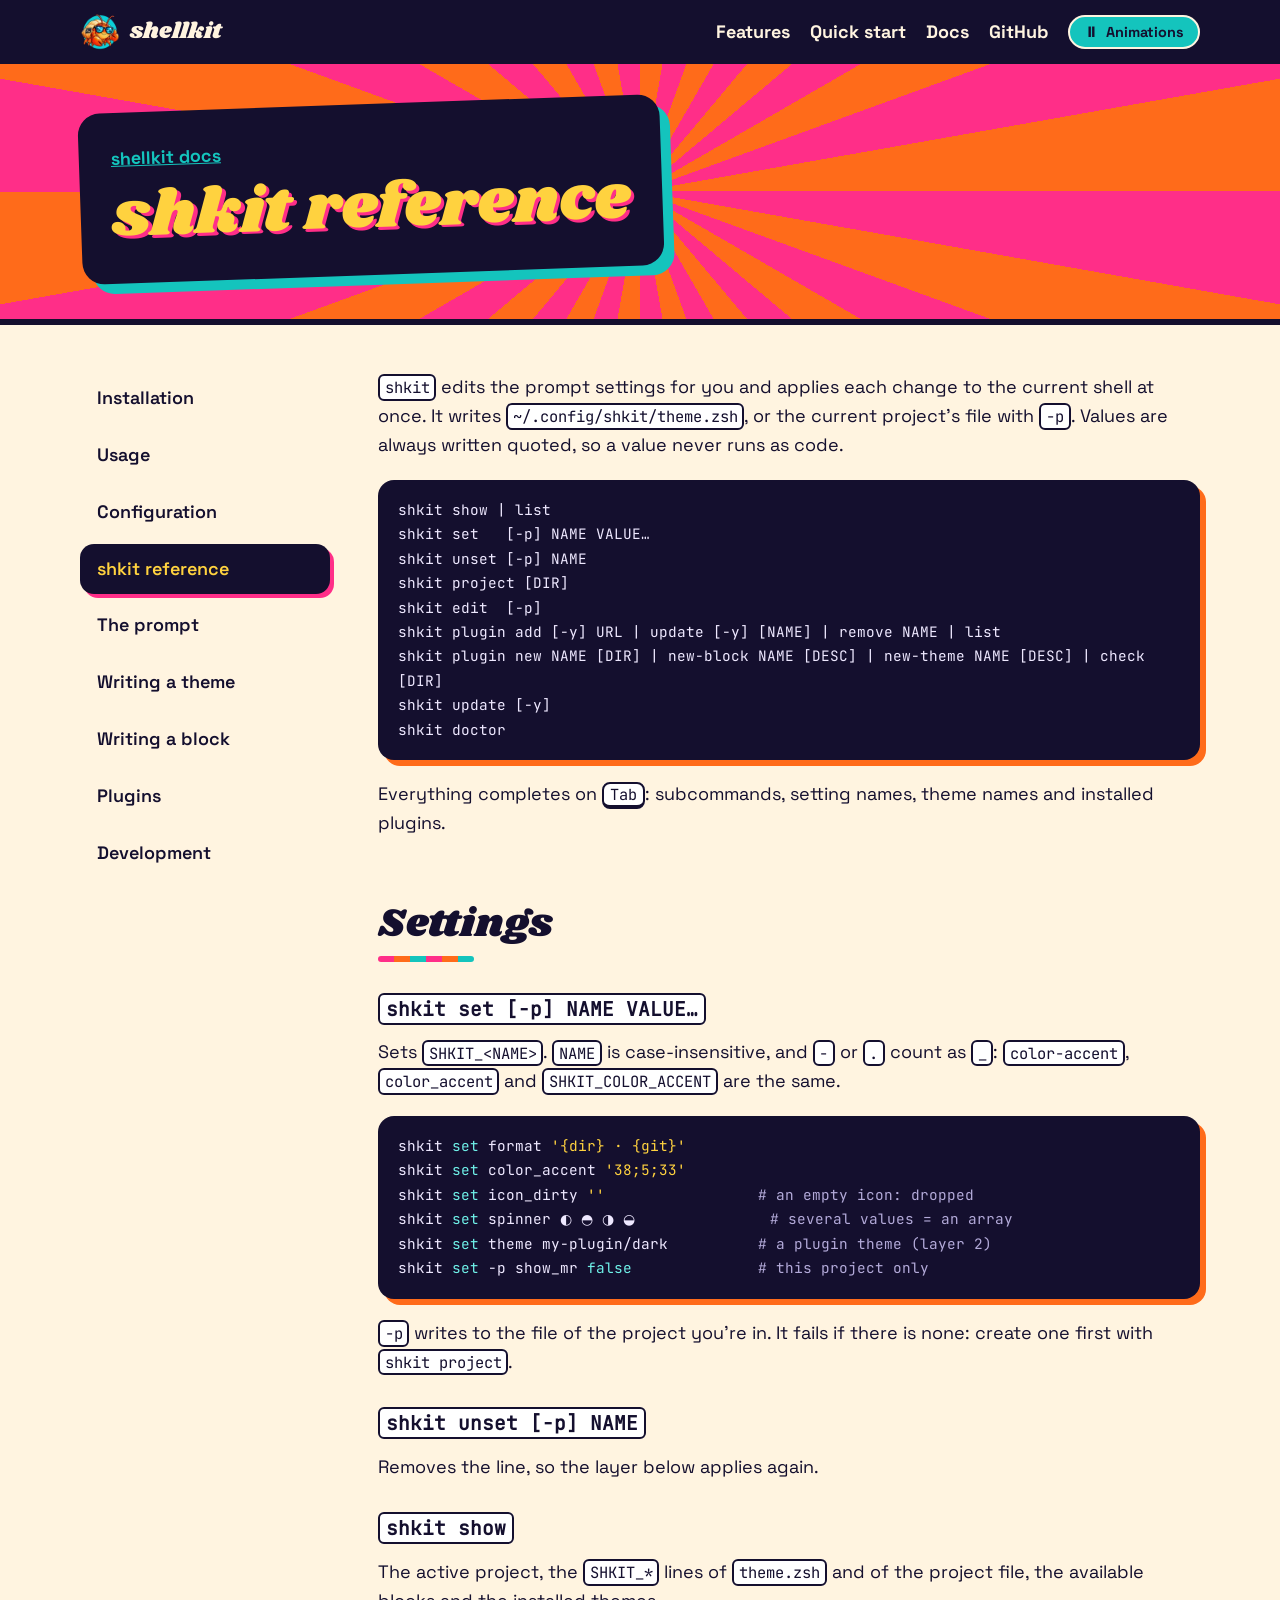
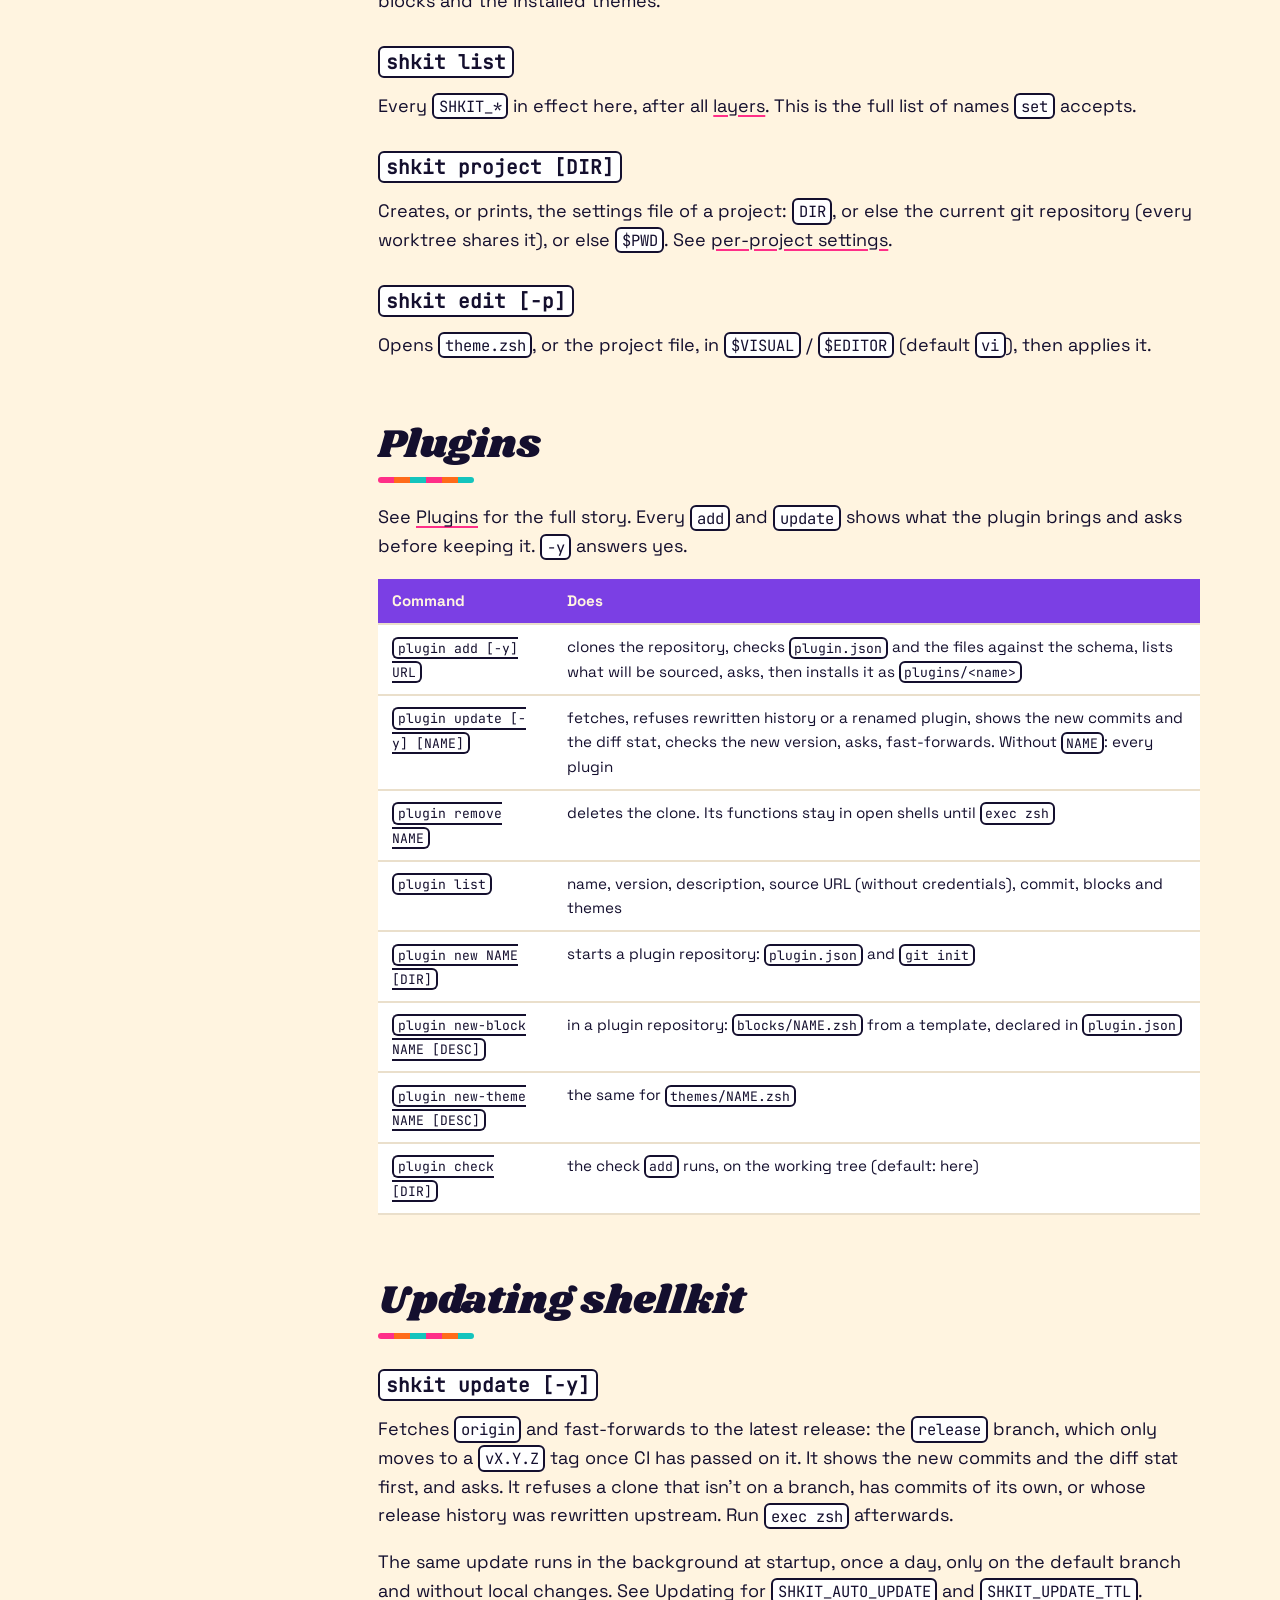
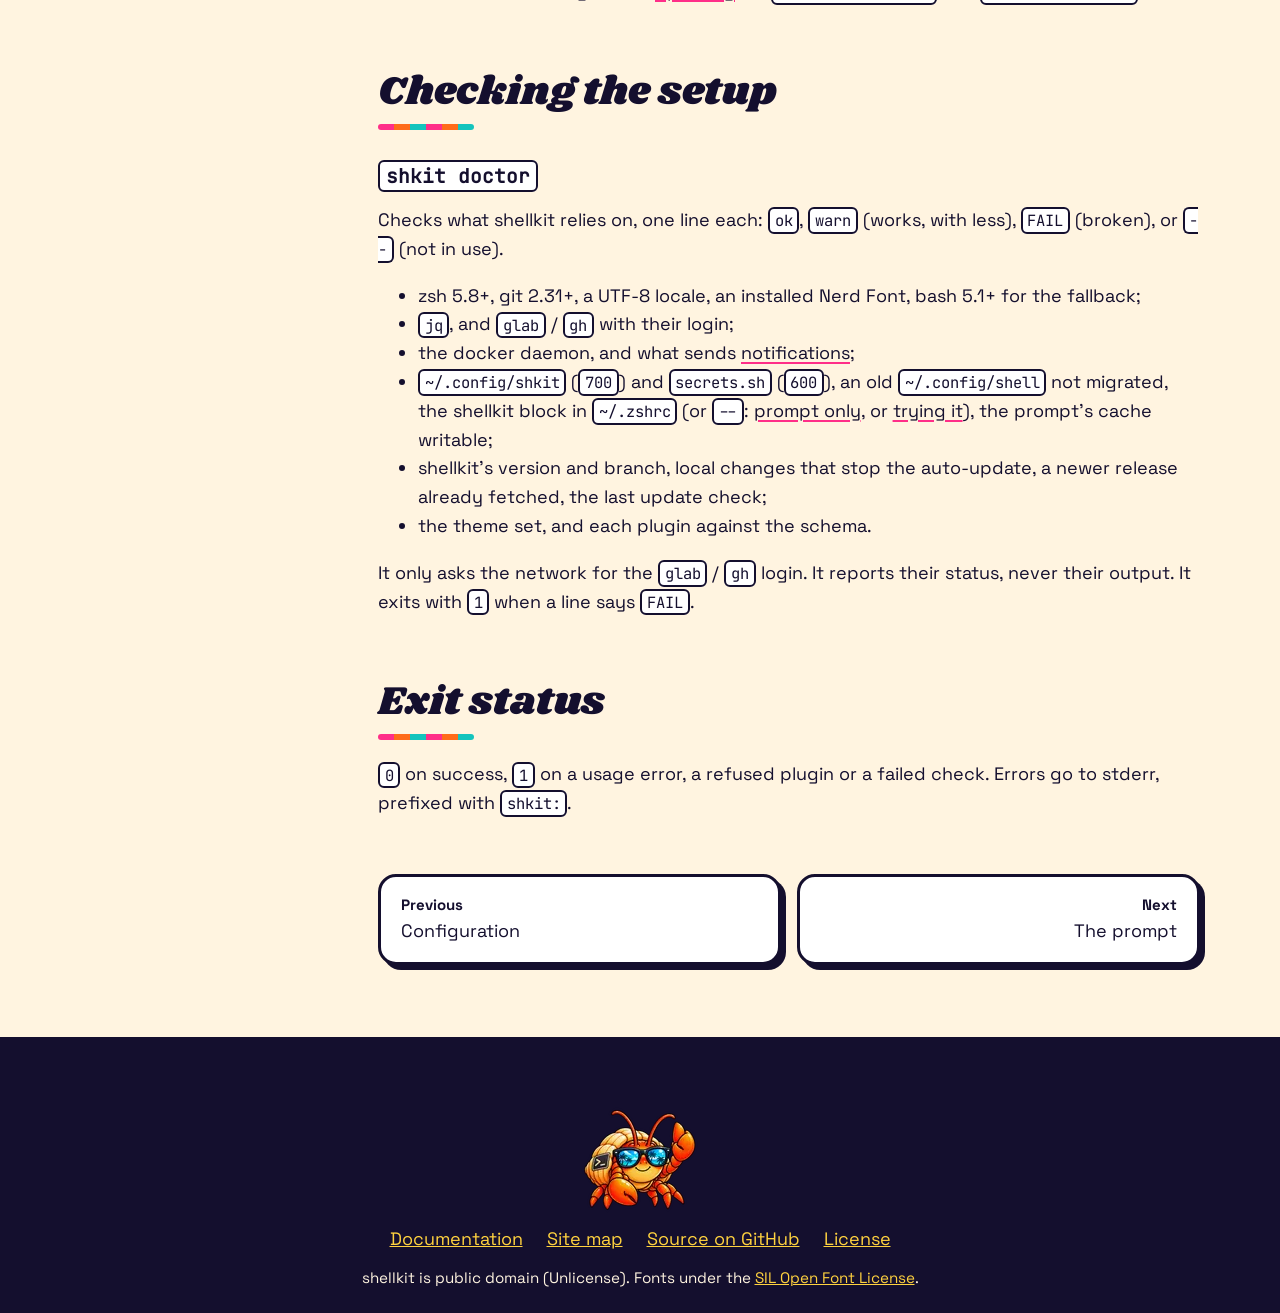
<file: docs/shkit.html>
<!doctype html>
<html lang="en" class="" data-motion="off">
<head>
<meta charset="utf-8">
<meta name="viewport" content="width=device-width, initial-scale=1">
<title>shkit reference · shellkit docs</title>
<meta name="description" content="the command that edits all of it">
<link rel="canonical" href="https://fmatsos.github.io/shellkit/docs/shkit.html">
<meta name="theme-color" content="#140f2e">
<meta property="og:type" content="website">
<meta property="og:site_name" content="shellkit">
<meta property="og:locale" content="en_US">
<meta property="og:title" content="shkit reference">
<meta property="og:description" content="the command that edits all of it">
<meta property="og:url" content="https://fmatsos.github.io/shellkit/docs/shkit.html">
<meta property="og:image" content="https://fmatsos.github.io/shellkit/assets/og.jpg">
<meta property="og:image:type" content="image/jpeg">
<meta property="og:image:width" content="1200">
<meta property="og:image:height" content="630">
<meta property="og:image:alt" content="shellkit: an orange hermit crab in sunglasses, holding a wrench, dancing on a beach at sunset">
<meta name="twitter:card" content="summary_large_image">
<link rel="icon" href="../assets/favicon.png" type="image/png">
<link rel="apple-touch-icon" href="../assets/apple-touch-icon.png">
<link rel="preload" href="../assets/fonts/shrikhand.woff2" as="font" type="font/woff2" crossorigin>
<link rel="preload" href="../assets/fonts/space-grotesk.woff2" as="font" type="font/woff2" crossorigin>

<style>
/* shellkit site: one stylesheet for the landing page and the docs, inlined by build.py.
   ../ is replaced by the page's path to the site root. Every animation runs only
   under html[data-motion="on"] (set by the head script, toggled by #motion). */
/* optional, not swap: a font that arrives late is skipped for this view instead of reflowing the page (CLS) */
@font-face { font-family: "Shrikhand"; src: url(../assets/fonts/shrikhand.woff2) format("woff2"); font-display: optional; }
@font-face { font-family: "Space Grotesk"; src: url(../assets/fonts/space-grotesk.woff2) format("woff2"); font-weight: 300 700; font-display: optional; }
@font-face { font-family: "JetBrains Mono"; src: url(../assets/fonts/jetbrains-mono.woff2) format("woff2"); font-display: optional; }

:root {
  --orange: #ff6b1a; --magenta: #ff2e88; --teal: #14c4bd; --yellow: #ffd23f;
  --navy: #1d1541; --ink: #140f2e; --cream: #fff4e0; --purple: #7b3fe4; --paper: #fff;
  --radius: 22px; --shadow: 6px 6px 0 var(--ink);
  color-scheme: light;
}
* { box-sizing: border-box; }
html { scroll-behavior: smooth; scroll-padding-top: 88px; }
body {
  margin: 0; background: var(--cream); color: var(--ink);
  font: 1.125rem/1.6 "Space Grotesk", system-ui, sans-serif; overflow-x: hidden;
}
img { max-width: 100%; height: auto; display: block; }
a { color: inherit; }
code, pre, kbd { font-family: "JetBrains Mono", ui-monospace, monospace; }
h1, h2, h3 { line-height: 1.1; margin: 0 0 .5em; }
h1, h2 { font-family: "Shrikhand", cursive; font-weight: 400; }
h2 { font-size: clamp(2rem, 6vw, 3.4rem); }
h3 { font-size: 1.35rem; }
:where(ul.plain, ol.plain) { list-style: none; margin: 0; padding: 0; }
.wrap { width: min(1120px, 100% - 32px); margin-inline: auto; }
.sr-only { position: absolute; width: 1px; height: 1px; margin: -1px; padding: 0; overflow: hidden; clip-path: inset(50%); white-space: nowrap; border: 0; }
:focus-visible { outline: 3px solid var(--ink); outline-offset: 3px; box-shadow: 0 0 0 3px var(--cream); border-radius: 6px; }

/* ---------- header ---------- */
.skip { position: absolute; left: 16px; top: -100px; z-index: 30; background: var(--yellow); color: var(--ink); padding: 10px 18px; border: 3px solid var(--ink); border-radius: 999px; font-weight: 700; }
.skip:focus { top: 12px; }
.top { position: sticky; top: 0; z-index: 20; background: var(--ink); color: var(--cream); }
.top .wrap { display: flex; flex-wrap: wrap; align-items: center; gap: 8px 20px; min-height: 64px; padding: 8px 0; }
.brand { display: flex; align-items: center; gap: 10px; font-family: "Shrikhand", cursive; font-size: 1.4rem; text-decoration: none; margin-right: auto; }
.brand img { width: 40px; height: 40px; }
.top nav ul { display: flex; flex-wrap: wrap; gap: 4px 20px; }
.top nav a { text-decoration: none; font-weight: 700; padding: 6px 0; display: inline-block; }
.top nav a:hover, .top nav a[aria-current] { color: var(--yellow); text-decoration: underline; text-underline-offset: 6px; text-decoration-thickness: 3px; }
#motion {
  font: 700 .9rem "Space Grotesk", sans-serif; color: var(--ink); background: var(--teal); cursor: pointer;
  border: 2px solid var(--cream); border-radius: 999px; padding: 6px 14px; display: inline-flex; gap: 8px; align-items: center;
}
#motion[aria-pressed="false"] { background: var(--cream); }
#motion .on, #motion[aria-pressed="false"] .off { display: none; }
#motion[aria-pressed="false"] .on { display: inline; }
@media (max-width: 700px) { .top nav li.wide { display: none; } }

/* ---------- buttons, chips ---------- */
.btn {
  display: inline-block; padding: 12px 24px; border: 3px solid var(--ink); border-radius: 999px;
  background: var(--yellow); color: var(--ink); font-weight: 700; text-decoration: none; box-shadow: 4px 4px 0 var(--cream);
}
.btn.alt { background: var(--teal); }
.badges { display: flex; flex-wrap: wrap; gap: 10px; margin-top: 22px; font-size: .9rem; font-weight: 700; }
.badges li { border: 2px solid var(--teal); color: var(--cream); padding: 2px 12px; border-radius: 999px; }

/* ---------- hero (landing) and band (docs) ---------- */
.hero, .band { position: relative; overflow: hidden; isolation: isolate; border-bottom: 6px solid var(--ink); background: var(--orange); }
.hero::before, .band::before {
  content: ""; position: absolute; z-index: -1; inset: -60%;
  background: repeating-conic-gradient(from 0deg at 50% 50%, var(--orange) 0 10deg, var(--magenta) 10deg 20deg);
}
.hero .wrap { display: grid; grid-template-columns: 1fr 1.1fr; gap: 40px; align-items: center; padding: 56px 0 120px; }
.sticker {
  background: var(--ink); color: var(--cream); border-radius: var(--radius); padding: 32px;
  box-shadow: 10px 10px 0 var(--teal); transform: rotate(-2deg);
}
.sticker h1 { font-size: clamp(3.2rem, 10vw, 6.4rem); color: var(--yellow); text-shadow: 4px 4px 0 var(--magenta); margin-bottom: .25em; }
.sticker .tag { font-size: clamp(1.1rem, 2.4vw, 1.35rem); font-weight: 600; margin: 0; }
.cta { display: flex; flex-wrap: wrap; gap: 14px; margin-top: 26px; }
.art { border: 6px solid var(--ink); border-radius: var(--radius); box-shadow: 10px 10px 0 var(--ink); background: var(--yellow); transform: rotate(2deg); }
.art img { border-radius: calc(var(--radius) - 6px); }
.walker { position: absolute; left: 0; bottom: 6px; width: 96px; height: 96px; overflow: hidden; display: none; pointer-events: none; }
.walker img { width: 600%; max-width: none; height: 100%; }
@media (max-width: 860px) {
  .hero .wrap { grid-template-columns: 1fr; padding: 32px 0 116px; }
  .art { order: -1; transform: rotate(-1deg); }
  .sticker { transform: none; padding: 24px; }
}
.band .wrap { padding: 40px 0 44px; }
.band .sticker { display: inline-block; max-width: 100%; }
.band h1 { font-size: clamp(2.2rem, 7vw, 4rem); color: var(--yellow); text-shadow: 3px 3px 0 var(--magenta); margin: 0; overflow-wrap: anywhere; }
.band h1 code { font-family: inherit; }
.kicker { margin: 0 0 8px; font-weight: 700; }
.kicker a { color: var(--teal); }

/* ---------- landing: one full-viewport section per screen ---------- */
/* --hh: the sticky header's height, measured by site.js (it wraps on small screens) */
html.landing { scroll-padding-top: var(--hh, 64px); scroll-snap-type: y proximity; }
html.landing.snap { scroll-snap-type: y mandatory; }   /* only when every section fits the viewport */
html.landing.dragging { scroll-snap-type: none; scroll-behavior: auto; }
.sec { position: relative; min-height: calc(100svh - var(--hh, 64px)); display: flex; align-items: center; padding: 56px 0; scroll-snap-align: start; overflow: hidden; }
.sec > .wrap { position: relative; }
.landing .foot { scroll-snap-align: end; }
.hero.sec { padding: 32px 0 112px; }
.hero .wrap { padding: 0; }
.lead { font-size: 1.2rem; max-width: 60ch; }
.center { text-align: center; }
.center .lead { margin-inline: auto; }

.term-wrap { position: relative; margin: 36px auto 0; max-width: 1000px; text-align: left; }
.term { border: 5px solid var(--ink); border-radius: 16px; box-shadow: 10px 10px 0 var(--magenta); overflow: hidden; background: #1e2127; color: #abb2bf; }
.term-bar { display: flex; align-items: center; gap: 8px; padding: 10px 14px; background: #282c34; font: .85rem "JetBrains Mono", monospace; }
.term-bar i { width: 13px; height: 13px; border-radius: 50%; background: #ff5f57; }
.term-bar i:nth-child(2) { background: #febc2e; }
.term-bar i:nth-child(3) { background: #28c840; }
.term-bar span { flex: 1; text-align: center; margin-right: 60px; }
.term-body { padding: 18px 22px; font: clamp(.78rem, 1.6vw, 1.05rem)/1.8 "JetBrains Mono", monospace; }
.term-body p { margin: 0; display: flex; flex-wrap: wrap; white-space: pre-wrap; }
.t-dir, .t-add { color: #98c379; }
.t-git { color: #56b6c2; }
.t-dirty, .t-agent { color: #e5a045; }
.t-del { color: #e06c75; }
.t-q { color: #b39cf5; }
.t-warn { color: #e5c07b; }
.t-mr { position: relative; color: #b39cf5; }
.t-spin { position: absolute; left: 0; display: none; }
.t-right { margin-left: auto; padding-left: 24px; }
.t-cmd { color: #e6e6e6; }
.t-cur { display: inline-block; width: .6em; height: 1.2em; margin-left: 2px; vertical-align: -.2em; background: #9aa0aa; }

.stats { display: grid; grid-template-columns: repeat(3, 1fr); gap: 20px; margin-top: 40px; }
.stats li { background: var(--teal); border: 4px solid var(--ink); border-radius: var(--radius); box-shadow: var(--shadow); padding: 16px; text-align: center; }
.stats li:nth-child(2) { background: var(--yellow); rotate: -2deg; }
.stats li:nth-child(3) { background: var(--orange); }
.stats b { display: block; font-family: "Shrikhand", cursive; font-weight: 400; font-size: clamp(1.8rem, 4vw, 2.5rem); line-height: 1.2; }
@media (max-width: 640px) { .stats { grid-template-columns: 1fr; gap: 12px; } .stats li { padding: 8px; } .stats li:nth-child(2) { rotate: none; } }

.features { background: var(--navy); color: var(--cream); }
.features h2 { color: var(--yellow); }
.cards { position: relative; margin-top: 110px; }  /* room for the crab standing on the cards */
.grid { display: grid; grid-template-columns: repeat(4, 1fr); gap: 24px; }
.card { background: var(--cream); color: var(--ink); border: 4px solid var(--ink); border-radius: var(--radius); box-shadow: 8px 8px 0 var(--c, var(--teal)); overflow: hidden; }
.card img { width: 100%; aspect-ratio: 4 / 3; object-fit: cover; border-bottom: 4px solid var(--ink); }
.card div { padding: 14px 18px 18px; }
.card h3 { font-size: 1.2rem; margin-bottom: .3em; }
.card p { margin: 0; font-size: 1rem; }
.card:nth-child(2) { --c: var(--magenta); }
.card:nth-child(3) { --c: var(--yellow); }
.card:nth-child(4) { --c: var(--orange); }
.walker.on-cards { top: 0; bottom: auto; animation: none; transform-origin: 50% 100%; }  /* placed and moved by site.js */
@media (max-width: 1000px) { .grid { grid-template-columns: repeat(2, 1fr); } }
@media (max-width: 640px) { .cards { margin-top: 84px; } .walker.on-cards { width: 76px; height: 76px; } }
@media (max-width: 640px) {  /* a sideways carousel: the four cards don't fit one screen */
  .grid { display: flex; overflow-x: auto; scroll-snap-type: x mandatory; gap: 16px; padding: 4px 4px 16px; }
  .card { flex: 0 0 min(82%, 340px); scroll-snap-align: center; }
}

.more-sec { background: var(--navy); color: var(--cream); border-top: 6px dashed var(--teal); }
.more-sec h2 { color: var(--yellow); }
.more { display: grid; grid-template-columns: repeat(3, 1fr); gap: 18px; margin-top: 36px; }
.more li { position: relative; border: 3px dashed var(--teal); border-radius: 16px; padding: 16px 18px 16px 52px; }
.more li::before { content: "✓"; position: absolute; left: 14px; top: 14px; width: 26px; height: 26px; border-radius: 50%; background: var(--teal); color: var(--ink); font-weight: 700; display: grid; place-items: center; }
.more b { color: var(--yellow); }
@media (max-width: 1000px) { .more { grid-template-columns: repeat(2, 1fr); } }
@media (max-width: 640px) { .more { grid-template-columns: 1fr; gap: 10px; } .more li { padding: 10px 12px 10px 46px; font-size: 1rem; } .more li::before { top: 10px; } }

.start { background: var(--yellow); }
.steps { display: grid; grid-template-columns: 1fr 1.45fr; gap: 20px 32px; margin-top: 24px; counter-reset: step; }
.steps > li { display: grid; grid-template-columns: 52px 1fr; gap: 14px; align-items: start; counter-increment: step; }
.steps > li:nth-child(2) { grid-column: 2; grid-row: 1 / span 2; }
.steps > li::before {
  content: counter(step); width: 52px; height: 52px; border-radius: 50%; background: var(--magenta); color: var(--ink);
  border: 4px solid var(--ink); display: grid; place-items: center; font-family: "Shrikhand", cursive; font-size: 1.5rem; box-shadow: 4px 4px 0 var(--ink);
}
.steps h3 { margin: 4px 0 2px; }
.steps p { margin: 0; font-size: 1rem; }
.start pre { font-size: .84rem; line-height: 1.6; padding: 14px 16px; }
.needs { margin: 24px 0 0; font-size: 1rem; }
@media (max-width: 900px) { .steps { grid-template-columns: 1fr; } .steps > li:nth-child(2) { grid-column: auto; grid-row: auto; } }
@media (max-width: 560px) { .steps > li { grid-template-columns: 1fr; gap: 6px; } .steps > li::before { width: 44px; height: 44px; font-size: 1.2rem; } }
.code { position: relative; }
.code pre { padding-top: 46px; }  /* the copy button sits above the text, which keeps the full width */
.copy {
  position: absolute; top: 12px; right: 10px; font: 700 .85rem "Space Grotesk", sans-serif; cursor: pointer;
  background: var(--teal); border: 2px solid var(--cream); color: var(--ink); border-radius: 999px; padding: 4px 14px; min-height: 32px;
}

.sec .docs-grid { grid-template-columns: repeat(3, 1fr); }
@media (max-width: 900px) { .sec .docs-grid { grid-template-columns: repeat(2, 1fr); } }
@media (max-width: 480px) { .sec .docs-grid { gap: 10px; } .sec .docs-grid a { padding: 10px 12px; } .sec .docs-grid span { display: none; } }  /* titles only: each page has its summary */

/* the crab buddies: one per section, decorative, only with animations on */
.buddy { position: absolute; z-index: 2; width: 128px; height: 128px; overflow: hidden; display: none; pointer-events: none; }
.buddy img { width: 600%; max-width: none; height: 100%; }
.b-point { left: -34px; top: -118px; }
.b-dance { right: 0; top: -40px; }
.b-type { right: 0; top: -24px; }
.b-read { right: 0; top: -44px; }
@media (max-width: 640px) { .buddy { width: 88px; height: 88px; } .b-point { left: -8px; top: -84px; } .b-dance, .b-type, .b-read { top: -30px; } }

/* the scroll rail: section links, and the crab as a draggable thumb */
.rail { position: fixed; z-index: 15; right: 14px; top: calc(50% + var(--hh, 64px) / 2); translate: 0 -50%; width: 40px; height: min(60vh, 420px); }
.rail::before { content: ""; position: absolute; left: 50%; top: 12px; bottom: 12px; width: 6px; translate: -50% 0; border-radius: 3px; background: var(--ink); box-shadow: 0 0 0 2px var(--cream); }
.rail ol { position: relative; height: 100%; display: flex; flex-direction: column; justify-content: space-between; align-items: center; }
.rail a { position: relative; display: grid; place-items: center; width: 28px; height: 28px; border-radius: 50%; }
.rail a::before { content: ""; width: 14px; height: 14px; border-radius: 50%; background: var(--cream); border: 3px solid var(--ink); }
.rail a[aria-current]::before { background: var(--yellow); scale: 1.3; }
.rail a span { position: absolute; right: 40px; white-space: nowrap; background: var(--ink); color: var(--cream); font-weight: 700; font-size: .9rem; padding: 4px 12px; border-radius: 999px; box-shadow: 3px 3px 0 var(--magenta); opacity: 0; pointer-events: none; }
.rail a:hover span, .rail a:focus-visible span { opacity: 1; }
.rail.quiet a span { opacity: 0 !important; }
.rail-thumb { position: absolute; left: 50%; top: 0; width: 40px; height: 40px; margin-left: -20px; cursor: grab; touch-action: none; }
.rail-thumb:active { cursor: grabbing; }
.rail-thumb img { width: 40px; height: 40px; filter: drop-shadow(2px 2px 0 var(--ink)); }
@media (min-width: 701px) { html.landing { scrollbar-width: none; } html.landing::-webkit-scrollbar { display: none; } }
@media (max-width: 700px) { .rail { display: none; } }

table { width: 100%; border-collapse: collapse; background: var(--paper); font-size: .95rem; }
th, td { padding: 10px 14px; text-align: left; border-bottom: 2px solid #eadfcb; vertical-align: top; }
thead th, th[scope="col"] { background: var(--purple); color: var(--cream); }
caption { text-align: left; font-weight: 700; padding: 0 0 8px; }
.table { margin: 24px 0; overflow-x: auto; border: 4px solid var(--ink); border-radius: 16px; box-shadow: var(--shadow); background: var(--paper); }

.docs-grid { display: grid; grid-template-columns: repeat(auto-fit, minmax(min(230px, 100%), 1fr)); gap: 16px; margin-top: 32px; }
.docs-grid a {
  display: block; height: 100%; text-decoration: none; padding: 18px 20px; border: 3px solid var(--ink); border-radius: 18px;
  background: var(--paper); box-shadow: 5px 5px 0 var(--ink);
}
.docs-grid a:hover { background: var(--teal); }
.docs-grid b { display: block; font-size: 1.1rem; }
.docs-grid span { font-size: .95rem; }

/* ---------- docs ---------- */
.doc { display: grid; grid-template-columns: 250px minmax(0, 1fr); gap: 48px; padding: 48px 0 72px; }
.toc ul { position: sticky; top: 88px; display: grid; gap: 6px; }
.toc a { display: block; text-decoration: none; font-weight: 600; padding: 8px 14px; border: 3px solid transparent; border-radius: 14px; }
.toc a:hover { border-color: var(--ink); background: var(--paper); }
.toc a[aria-current="page"] { background: var(--ink); color: var(--yellow); box-shadow: 4px 4px 0 var(--magenta); }
@media (max-width: 900px) {
  .doc { grid-template-columns: minmax(0, 1fr); gap: 24px; }
  .toc ul { position: static; display: flex; flex-wrap: wrap; }
  .toc a { border-color: var(--ink); background: var(--paper); padding: 4px 12px; }
}
.prose { max-width: 78ch; }
.prose > :first-child { margin-top: 0; }
.prose h2 { font-size: clamp(1.8rem, 5vw, 2.5rem); margin-top: 1.6em; }
.prose h2::after { content: ""; display: block; width: 96px; height: 6px; margin-top: 10px; border-radius: 3px; background: repeating-linear-gradient(90deg, var(--magenta) 0 16px, var(--orange) 16px 32px, var(--teal) 32px 48px); }
.prose h3 { margin-top: 1.6em; }
.prose a { text-decoration-color: var(--magenta); text-decoration-thickness: 2px; text-underline-offset: 3px; }
.prose a:hover { background: var(--yellow); }
.prose :not(pre) > code { background: var(--paper); border: 2px solid var(--ink); border-radius: 6px; padding: .05em .3em; font-size: .86em; overflow-wrap: anywhere; }
.prose h3 code { font-size: .9em; }
pre {
  margin: 12px 0 0; padding: 18px 20px; background: var(--ink); color: #eee8ff; border-radius: 16px;
  box-shadow: 6px 6px 0 var(--orange); font-size: .9rem; line-height: 1.7; white-space: pre-wrap; overflow-wrap: anywhere;
}
.prose pre { margin: 20px 0; }
pre .c, .pl-c { color: #b3aad9; }
pre .p { color: var(--teal); }
.pl-s, .pl-pds { color: var(--yellow); }
.pl-k { color: #ff9ccd; }
.pl-c1, .pl-v { color: #6ff0e8; }
.pl-en { color: #ffb487; }
.pl-ent { color: #a6f0a6; }
kbd { background: var(--paper); border: 2px solid var(--ink); border-bottom-width: 4px; border-radius: 8px; padding: 0 .4em; font-size: .85em; }
.prose blockquote { margin: 20px 0; padding: 4px 20px; border-left: 6px solid var(--magenta); background: var(--paper); border-radius: 0 14px 14px 0; }
.markdown-alert { margin: 24px 0; padding: 14px 20px; background: var(--paper); border: 4px solid var(--ink); border-radius: 16px; box-shadow: 6px 6px 0 var(--a, var(--teal)); }
.markdown-alert > :last-child { margin-bottom: 0; }
.markdown-alert-title { display: flex; align-items: center; gap: 8px; font-weight: 700; margin: 0 0 6px; }
.markdown-alert svg { fill: currentColor; }
.markdown-alert-tip { --a: var(--yellow); }
.markdown-alert-warning, .markdown-alert-caution, .markdown-alert-important { --a: var(--magenta); }
.prose img { border: 5px solid var(--ink); border-radius: 16px; box-shadow: 8px 8px 0 var(--magenta); margin: 12px 0; }
.pager { display: flex; flex-wrap: wrap; justify-content: space-between; gap: 16px; margin-top: 56px; }
.pager a { flex: 1 1 240px; text-decoration: none; padding: 16px 20px; border: 3px solid var(--ink); border-radius: 18px; background: var(--paper); box-shadow: 5px 5px 0 var(--ink); }
.pager a:hover { background: var(--teal); }
.pager .next { text-align: right; }
.pager small { display: block; font-weight: 700; }

/* ---------- footer ---------- */
.foot { background: var(--ink); color: var(--cream); padding: 48px 0; text-align: center; }
.dancer { width: 128px; height: 128px; margin: 0 auto 12px; overflow: hidden; }
.foot ul { display: flex; flex-wrap: wrap; justify-content: center; gap: 8px 24px; margin: 12px 0; }
.foot a { color: var(--yellow); }
.foot p { margin: 8px 0 0; font-size: .95rem; }

/* ---------- fun: every loop and every "not shown yet" state needs [data-motion="on"] ---------- */
@keyframes spin { to { transform: rotate(1turn); } }
@keyframes bob { 50% { translate: 0 -10px; } }
@keyframes frames { to { transform: translateX(-100%); } }
@keyframes walk {
  0% { transform: translateX(-110px); } 49.9% { transform: translateX(calc(100vw + 10px)) scaleX(1); }
  50% { transform: translateX(calc(100vw + 10px)) scaleX(-1); } 100% { transform: translateX(-110px) scaleX(-1); }
}
@keyframes wiggle { 25% { rotate: -2deg; } 75% { rotate: 2deg; } }
@keyframes boing { 30% { scale: 1.12 .9; } 60% { scale: .95 1.08; } }
@keyframes pop { to { transform: translate(var(--dx), var(--dy)) rotate(var(--r)); opacity: 0; } }
@keyframes sway { 0%, 100% { transform: translateY(0) rotate(-5deg); } 25%, 75% { transform: translateY(-10px) rotate(0deg); } 50% { transform: translateY(0) rotate(5deg); } }
@keyframes seg { from { opacity: 0; transform: translateY(8px); } }
@keyframes spinner { 0%, 48% { opacity: 0; } 49%, 99% { opacity: 1; } 100% { opacity: 0; } }
@keyframes type { from { width: 0; } }
@keyframes blink { 50% { opacity: 0; } }
@keyframes tick { from { scale: 0; rotate: -120deg; } }
@keyframes buddyin { from { opacity: 0; transform: translateY(48px) scale(.5); } }

[data-motion="on"] .hero::before, [data-motion="on"] .band::before { animation: spin 90s linear infinite; }
[data-motion="on"] .art { animation: bob 5s ease-in-out infinite; transition: transform .2s; transform: rotate(2deg) perspective(900px) rotateX(var(--ty, 0deg)) rotateY(var(--tx, 0deg)); }
[data-motion="on"] .walker { display: block; animation: walk 26s linear infinite; }
[data-motion="on"] .walker.on-cards { animation: none; }
[data-motion="on"] .walker img { animation: frames .7s steps(6) infinite; }
[data-motion="on"] .buddy { display: block; }
[data-motion="on"] .buddy img { animation: frames 1.3s steps(6) infinite; }
[data-motion="on"] .b-dance img { animation-duration: 2.2s; }   /* slow steps under a smooth sway read as fluid */
[data-motion="on"] .dancer { animation: sway 3.2s ease-in-out infinite; }
[data-motion="on"] .dancer img { animation: frames 1.8s steps(6) infinite; }
[data-motion="on"] .t-cur { animation: blink 1.1s steps(1) infinite; }
[data-motion="on"] .docs-grid a:hover, [data-motion="on"] .pager a:hover { animation: wiggle .4s ease-in-out; }
[data-motion="on"] .btn:hover, [data-motion="on"] .copy:hover, [data-motion="on"] .stats li:hover, [data-motion="on"] .brand:hover img { animation: boing .5s ease-in-out; }

/* a section plays its entrance each time it becomes the current one (site.js adds .active); under 5 s */
[data-motion="on"].ready .enter { transition: opacity .6s, transform .7s cubic-bezier(.3, 1.5, .5, 1); transition-delay: calc(var(--d, 0) * 110ms); }
[data-motion="on"].ready .sec:not(.active) .enter { opacity: 0; transform: translateY(40px) scale(.95); transition-delay: 0s; }
[data-motion="on"].ready .sec:not(.active) :is(.buddy, .seg, .ln) { opacity: 0; }
[data-motion="on"].ready .sec:not(.active) .more li::before { opacity: 0; }
[data-motion="on"].ready .sec.active .buddy { animation: buddyin .7s cubic-bezier(.3, 1.5, .5, 1) .4s both; }
[data-motion="on"].ready .sec.active .b-dance { transform-origin: 50% 100%; animation: buddyin 1s cubic-bezier(.22, 1.2, .36, 1) .5s both, dance 3.6s ease-in-out 1.5s infinite; }
@keyframes dance { 25% { rotate: -4deg; translate: -3px -6px; } 50% { rotate: 0deg; translate: 0 0; } 75% { rotate: 4deg; translate: 3px -6px; } }
[data-motion="on"].ready .more-sec .enter { transition: opacity .9s ease-out, transform 1.1s cubic-bezier(.22, 1, .36, 1); transition-delay: calc(var(--d, 0) * 160ms); }
[data-motion="on"].ready .sec.active .more li::before { animation: tick .7s cubic-bezier(.3, 1.3, .5, 1) calc(var(--d, 0) * 160ms + .7s) both; }
[data-motion="on"].ready .sec.active .seg { animation: seg .35s calc(var(--t) * 1s + .5s) both; }
[data-motion="on"].ready .sec.active .t-spin { display: inline-block; animation: spinner 2.8s linear both, spin .8s linear infinite; }
[data-motion="on"].ready .sec.active .t-cmd { display: inline-block; width: 8ch; overflow: hidden; white-space: nowrap; vertical-align: bottom; animation: type .8s steps(8) 3.1s both; }
[data-motion="on"].ready .sec.active .more li::before { animation: tick .45s cubic-bezier(.3, 1.6, .5, 1) calc(var(--d, 0) * 110ms + .5s) both; }
[data-motion="on"].ready .sec.active .ln { animation: seg .3s calc(var(--i) * .22s + var(--d, 0) * .3s + .5s) both; }
.confetti { position: fixed; z-index: 40; width: 10px; height: 10px; border-radius: 3px; pointer-events: none; animation: pop .9s cubic-bezier(.2, .7, .4, 1) forwards; }
.dancer img { max-width: none; width: 768px; height: 128px; }
main:focus { outline: none; box-shadow: none; }
.doc.one { grid-template-columns: minmax(0, 1fr); }
.table code { overflow-wrap: normal; white-space: nowrap; }
html[data-motion="off"] { scroll-behavior: auto; }
.toc code, .pager code, .docs-grid code { font-family: inherit; }

/* the transition between sections: a full-screen veil, shaped by site.js, dressed by its kind */
.veil { display: none; position: fixed; inset: 0; z-index: 60; place-items: center; pointer-events: none; background: var(--navy); }
.veil.on { display: grid; }
.veil-line { font: 400 clamp(2.2rem, 1.4rem + 4vw, 4.4rem) "Shrikhand", cursive; color: var(--yellow); text-shadow: 2px 2px 0 var(--ink), -2px -2px 0 var(--ink), 2px -2px 0 var(--ink), -2px 2px 0 var(--ink), 0 2px 0 var(--ink), 0 -2px 0 var(--ink), 6px 6px 0 var(--ink); padding: 0 16px; text-align: center; }
.veil[data-kind="wave"] { background: linear-gradient(180deg, #fff4e0 0 2%, var(--teal) 6%, #0e8f8a 100%); }
.veil[data-kind="segments"] { background: linear-gradient(115deg, var(--orange) 0 25%, var(--magenta) 25% 50%, var(--purple) 50% 75%, var(--teal) 75%); }
.veil[data-kind="sunburst"] { background: repeating-conic-gradient(from 0deg at 50% 50%, var(--yellow) 0 10deg, var(--orange) 10deg 20deg); }
.veil[data-kind="sunburst"] .veil-line { color: var(--cream); }
.veil[data-kind="dots"] { background: radial-gradient(var(--cream) 22%, transparent 24%) 0 0 / 36px 36px, var(--magenta); }
.veil[data-kind="dots"] .veil-line { color: var(--yellow); }
.veil[data-kind="shell"] { background: repeating-linear-gradient(45deg, var(--orange) 0 18px, #ff8a40 18px 36px); }
.veil[data-kind="shell"] .veil-line { color: var(--cream); }
.veil[data-kind="book"] { background: var(--purple); box-shadow: inset 0 0 0 10px var(--ink), inset 0 0 0 14px var(--yellow); }

</style>
<script>
/* animations: on unless the visitor turned them off here, or asks for reduced motion */
try { var m = localStorage.getItem("shkit-motion"); } catch (e) {}
document.documentElement.dataset.motion = m || (matchMedia("(prefers-reduced-motion: reduce)").matches ? "off" : "on");
</script>
</head>
<body>
<a class="skip" href="#main">Skip to content</a>
<header class="top">
  <div class="wrap">
    <a class="brand" href="../"><img src="../assets/mascot-96.webp" alt="" width="96" height="96">shellkit</a>
    <nav aria-label="Main">
      <ul class="plain">
        <li class="wide"><a href="../#features">Features</a></li>
        <li class="wide"><a href="../#start">Quick start</a></li>
        <li><a href="../docs/">Docs</a></li>
        <li><a href="https://github.com/fmatsos/shellkit">GitHub</a></li>
      </ul>
    </nav>
    <button id="motion" type="button" aria-pressed="true" hidden><span aria-hidden="true" class="off">⏸</span><span aria-hidden="true" class="on">▶</span>Animations</button>
  </div>
</header>
<main id="main" tabindex="-1">
<div class="band"><div class="wrap"><div class="sticker"><p class="kicker"><a href="index.html">shellkit docs</a></p><h1>
<code>shkit</code> reference</h1></div></div></div>
<div class="wrap doc">
<nav class="toc" aria-label="Documentation pages"><ul class="plain">
<li><a href="installation.html">Installation</a></li>
<li><a href="usage.html">Usage</a></li>
<li><a href="configuration.html">Configuration</a></li>
<li><a href="shkit.html" aria-current="page"><code>shkit</code> reference</a></li>
<li><a href="prompt.html">The prompt</a></li>
<li><a href="themes.html">Writing a theme</a></li>
<li><a href="blocks.html">Writing a block</a></li>
<li><a href="plugins.html">Plugins</a></li>
<li><a href="development.html">Development</a></li>
</ul></nav>
<div class="prose">
<p><code>shkit</code> edits the prompt settings for you and applies each change to the current
shell at once. It writes <code>~/.config/shkit/theme.zsh</code>, or the current project's
file with <code>-p</code>. Values are always written quoted, so a value never runs as code.</p>
<pre><code>shkit show | list
shkit set   [-p] NAME VALUE…
shkit unset [-p] NAME
shkit project [DIR]
shkit edit  [-p]
shkit plugin add [-y] URL | update [-y] [NAME] | remove NAME | list
shkit plugin new NAME [DIR] | new-block NAME [DESC] | new-theme NAME [DESC] | check [DIR]
shkit update [-y]
shkit doctor
</code></pre>
<p>Everything completes on <kbd>Tab</kbd>: subcommands, setting names, theme names
and installed plugins.</p>
<h2 id="settings">Settings</h2>
<h3 id="shkit-set--p-name-value"><code>shkit set [-p] NAME VALUE…</code></h3>
<p>Sets <code>SHKIT_&lt;NAME&gt;</code>. <code>NAME</code> is case-insensitive, and <code>-</code> or <code>.</code> count as <code>_</code>:
<code>color-accent</code>, <code>color_accent</code> and <code>SHKIT_COLOR_ACCENT</code> are the same.</p>
<div class="highlight highlight-source-shell"><pre>shkit <span class="pl-c1">set</span> format <span class="pl-s"><span class="pl-pds">'</span>{dir} · {git}<span class="pl-pds">'</span></span>
shkit <span class="pl-c1">set</span> color_accent <span class="pl-s"><span class="pl-pds">'</span>38;5;33<span class="pl-pds">'</span></span>
shkit <span class="pl-c1">set</span> icon_dirty <span class="pl-s"><span class="pl-pds">'</span><span class="pl-pds">'</span></span>                 <span class="pl-c"><span class="pl-c">#</span> an empty icon: dropped</span>
shkit <span class="pl-c1">set</span> spinner ◐ ◓ ◑ ◒               <span class="pl-c"><span class="pl-c">#</span> several values = an array</span>
shkit <span class="pl-c1">set</span> theme my-plugin/dark          <span class="pl-c"><span class="pl-c">#</span> a plugin theme (layer 2)</span>
shkit <span class="pl-c1">set</span> -p show_mr <span class="pl-c1">false</span>              <span class="pl-c"><span class="pl-c">#</span> this project only</span></pre></div>
<p><code>-p</code> writes to the file of the project you're in. It fails if there is none: create
one first with <code>shkit project</code>.</p>
<h3 id="shkit-unset--p-name"><code>shkit unset [-p] NAME</code></h3>
<p>Removes the line, so the layer below applies again.</p>
<h3 id="shkit-show"><code>shkit show</code></h3>
<p>The active project, the <code>SHKIT_*</code> lines of <code>theme.zsh</code> and of the project file,
the available blocks and the installed themes.</p>
<h3 id="shkit-list"><code>shkit list</code></h3>
<p>Every <code>SHKIT_*</code> in effect here, after all <a href="configuration.html#settings-layers">layers</a>.
This is the full list of names <code>set</code> accepts.</p>
<h3 id="shkit-project-dir"><code>shkit project [DIR]</code></h3>
<p>Creates, or prints, the settings file of a project: <code>DIR</code>, or else the current git
repository (every worktree shares it), or else <code>$PWD</code>. See
<a href="configuration.html#per-project-settings">per-project settings</a>.</p>
<h3 id="shkit-edit--p"><code>shkit edit [-p]</code></h3>
<p>Opens <code>theme.zsh</code>, or the project file, in <code>$VISUAL</code> / <code>$EDITOR</code> (default <code>vi</code>),
then applies it.</p>
<h2 id="plugins">Plugins</h2>
<p>See <a href="plugins.html">Plugins</a> for the full story. Every <code>add</code> and <code>update</code> shows what
the plugin brings and asks before keeping it. <code>-y</code> answers yes.</p>
<table>
<thead>
<tr>
<th>Command</th>
<th>Does</th>
</tr>
</thead>
<tbody>
<tr>
<td><code>plugin add [-y] URL</code></td>
<td>clones the repository, checks <code>plugin.json</code> and the files against the schema, lists what will be sourced, asks, then installs it as <code>plugins/&lt;name&gt;</code>
</td>
</tr>
<tr>
<td><code>plugin update [-y] [NAME]</code></td>
<td>fetches, refuses rewritten history or a renamed plugin, shows the new commits and the diff stat, checks the new version, asks, fast-forwards. Without <code>NAME</code>: every plugin</td>
</tr>
<tr>
<td><code>plugin remove NAME</code></td>
<td>deletes the clone. Its functions stay in open shells until <code>exec zsh</code>
</td>
</tr>
<tr>
<td><code>plugin list</code></td>
<td>name, version, description, source URL (without credentials), commit, blocks and themes</td>
</tr>
<tr>
<td><code>plugin new NAME [DIR]</code></td>
<td>starts a plugin repository: <code>plugin.json</code> and <code>git init</code>
</td>
</tr>
<tr>
<td><code>plugin new-block NAME [DESC]</code></td>
<td>in a plugin repository: <code>blocks/NAME.zsh</code> from a template, declared in <code>plugin.json</code>
</td>
</tr>
<tr>
<td><code>plugin new-theme NAME [DESC]</code></td>
<td>the same for <code>themes/NAME.zsh</code>
</td>
</tr>
<tr>
<td><code>plugin check [DIR]</code></td>
<td>the check <code>add</code> runs, on the working tree (default: here)</td>
</tr>
</tbody>
</table>
<h2 id="updating-shellkit">Updating shellkit</h2>
<h3 id="shkit-update--y"><code>shkit update [-y]</code></h3>
<p>Fetches <code>origin</code> and fast-forwards to the latest release: the <code>release</code> branch,
which only moves to a <code>vX.Y.Z</code> tag once CI has passed on it. It shows the new
commits and the diff stat first, and asks. It refuses a clone that isn't on a
branch, has commits of its own, or whose release history was rewritten upstream.
Run <code>exec zsh</code> afterwards.</p>
<p>The same update runs in the background at startup, once a day, only on the
default branch and without local changes. See
<a href="installation.html#updating">Updating</a> for <code>SHKIT_AUTO_UPDATE</code> and <code>SHKIT_UPDATE_TTL</code>.</p>
<h2 id="checking-the-setup">Checking the setup</h2>
<h3 id="shkit-doctor"><code>shkit doctor</code></h3>
<p>Checks what shellkit relies on, one line each: <code>ok</code>, <code>warn</code> (works, with less),
<code>FAIL</code> (broken), or <code>--</code> (not in use).</p>
<ul>
<li>zsh 5.8+, git 2.31+, a UTF-8 locale, an installed Nerd Font, bash 5.1+ for the fallback;</li>
<li>
<code>jq</code>, and <code>glab</code> / <code>gh</code> with their login;</li>
<li>the docker daemon, and what sends <a href="prompt.html#notifications">notifications</a>;</li>
<li>
<code>~/.config/shkit</code> (<code>700</code>) and <code>secrets.sh</code> (<code>600</code>), an old <code>~/.config/shell</code> not
migrated, the shellkit block in <code>~/.zshrc</code> (or <code>--</code>: <a href="installation.html#the-prompt-only">prompt only</a>,
or <a href="installation.html#try-it-first">trying it</a>), the prompt's cache writable;</li>
<li>shellkit's version and branch, local changes that stop the auto-update, a newer
release already fetched, the last update check;</li>
<li>the theme set, and each plugin against the schema.</li>
</ul>
<p>It only asks the network for the <code>glab</code> / <code>gh</code> login. It reports their status,
never their output. It exits with <code>1</code> when a line says <code>FAIL</code>.</p>
<h2 id="exit-status">Exit status</h2>
<p><code>0</code> on success, <code>1</code> on a usage error, a refused plugin or a failed check. Errors
go to stderr, prefixed with <code>shkit:</code>.</p>

<nav class="pager" aria-label="Previous and next pages"><a class="prev" href="configuration.html"><small>Previous</small>Configuration</a><a class="next" href="prompt.html"><small>Next</small>The prompt</a></nav>
</div>
</div>
</main>
<footer class="foot">
  <div class="wrap">
    <div class="dancer" aria-hidden="true"><img src="[data-uri]" data-src="../assets/crab-dance.webp" alt="" width="768" height="128"></div>
    <nav aria-label="Footer">
      <ul class="plain">
        <li><a href="../docs/">Documentation</a></li>
        <li><a href="../sitemap.html">Site map</a></li>
        <li><a href="https://github.com/fmatsos/shellkit">Source on GitHub</a></li>
        <li><a href="https://github.com/fmatsos/shellkit/blob/main/LICENSE">License</a></li>
      </ul>
    </nav>
    <p>shellkit is public domain (Unlicense). Fonts under the <a href="../assets/fonts/LICENSE.txt">SIL Open Font License</a>.</p>
  </div>
</footer>
<p class="sr-only" role="status" id="status"></p>
<script>
/* shellkit site: the animations switch, copy buttons, hero tilt; on the landing page the
   full-screen sections, their entrances and the scroll rail. */
(() => {
  const html = document.documentElement, btn = document.getElementById("motion"), status = document.getElementById("status");
  const on = () => html.dataset.motion === "on";

  // decorative sprites: loaded after the page, and only while animations are on
  let loaded = false;
  const sprites = () => {
    if (loaded || !on() || document.readyState !== "complete") return;
    loaded = true;
    document.querySelectorAll("img[data-src]").forEach(i => { i.src = i.dataset.src; });
  };
  addEventListener("load", sprites);

  // RGAA 13.8: every looping animation can be stopped, and the choice sticks
  btn.hidden = false;
  btn.setAttribute("aria-pressed", String(on()));
  btn.addEventListener("click", () => {
    html.dataset.motion = on() ? "off" : "on";
    btn.setAttribute("aria-pressed", String(on()));
    try { localStorage.setItem("shkit-motion", html.dataset.motion); } catch (e) {}
    sprites();
  });

  // copy buttons: the commands without prompts or comments, a status message, confetti
  const colors = ["#ff6b1a", "#ff2e88", "#14c4bd", "#ffd23f", "#7b3fe4"];
  const confetti = (x, y) => {
    for (let i = 0; i < 24; i++) {
      const c = document.createElement("span"), a = Math.random() * 2 * Math.PI, d = 60 + Math.random() * 90;
      c.className = "confetti";
      c.style.cssText = `left:${x}px;top:${y}px;background:${colors[i % colors.length]};--dx:${Math.cos(a) * d}px;--dy:${Math.sin(a) * d}px;--r:${Math.random() * 720}deg`;
      c.addEventListener("animationend", () => c.remove());
      document.body.append(c);
    }
  };
  document.querySelectorAll(".copy").forEach(b => b.addEventListener("click", () => {
    const text = b.previousElementSibling.innerText.split("\n")
      .map(l => l.replace(/^\$ /, "").replace(/\s+# .*$/, "")).join("\n").trim();
    navigator.clipboard.writeText(text).then(() => {
      status.textContent = "Commands copied to the clipboard.";
      if (on()) { const r = b.getBoundingClientRect(); confetti(r.left + r.width / 2, r.top + r.height / 2); }
    }, () => { status.textContent = "Copy failed: select the commands and copy them by hand."; });
    setTimeout(() => { status.textContent = ""; }, 4000);
  }));

  // hero art follows the pointer a little
  const art = document.querySelector(".art");
  if (art && matchMedia("(hover: hover)").matches) {
    art.parentElement.addEventListener("pointermove", e => {
      const r = art.getBoundingClientRect();
      art.style.setProperty("--tx", ((e.clientX - r.left) / r.width - .5) * 10 + "deg");
      art.style.setProperty("--ty", ((e.clientY - r.top) / r.height - .5) * -10 + "deg");
    });
    art.parentElement.addEventListener("pointerleave", () => { art.style.removeProperty("--tx"); art.style.removeProperty("--ty"); });
  }

  if (!html.classList.contains("landing")) return;

  // ---- landing: sections, one screen each ----
  const secs = [...document.querySelectorAll(".sec")], top = document.querySelector(".top");
  const links = [...document.querySelectorAll(".rail a")];
  const max = () => document.documentElement.scrollHeight - innerHeight;

  // the typed lines of the quick start: one span per line, shown one after the other
  document.querySelectorAll(".start pre").forEach(pre => {
    pre.innerHTML = pre.innerHTML.split("\n").map((l, i) => `<span class="ln" style="--i:${i}">${l}</span>`).join("\n");
  });

  // mandatory snapping only when every section fits the screen; proximity otherwise (zoom, small screens)
  const fit = () => {
    html.style.setProperty("--hh", top.offsetHeight + "px");
    const room = innerHeight - top.offsetHeight + 1;
    html.classList.toggle("snap", secs.every(s => s.offsetHeight <= room));
  };
  new ResizeObserver(fit).observe(top);
  // the features' crab jumps from card to card, and each card gives under it; positions come
  // from the cards themselves, so it works on 4 columns, 2 x 2 and the phone carousel alike
  const cards = document.querySelector(".cards"), grid = cards.querySelector(".grid"), hopper = cards.querySelector(".walker");
  const features = document.getElementById("features"), all = [...grid.children];
  let at = -1, timer;
  const spot = c => {  // standing on card c, in .cards coordinates
    const r = cards.getBoundingClientRect(), k = c.getBoundingClientRect();
    return [k.left - r.left + (k.width - hopper.offsetWidth) / 2, k.top - r.top - hopper.offsetHeight + 8];
  };
  // position in `translate`, the outermost transform: `scale` then squashes the crab around its feet
  // without scaling its offset, and `transform` only holds the flip, kept after landing
  const pose = ([x, y]) => `${x}px ${y}px`;
  const stand = () => { if (at >= 0) hopper.style.translate = pose(spot(all[at])); };
  const hop = () => {
    clearTimeout(timer);
    if (!on() || cur !== features) return;   // only while it can be seen
    const g = grid.getBoundingClientRect();
    // the cards fully in view, first row only: landing on a lower row would cover the text above it
    const seen = all.filter(c => { const k = c.getBoundingClientRect(); return k.left >= g.left - 2 && k.right <= g.right + 2 && k.top < all[0].getBoundingClientRect().bottom; });
    if (!seen.length) { timer = setTimeout(hop, 800); return; }
    const next = seen.find(c => all.indexOf(c) > at) || seen[0];   // one card in view: it bounces on it
    const from = at >= 0 ? spot(all[at]) : spot(next), to = spot(next);
    const dx = to[0] - from[0], dy = to[1] - from[1], dist = Math.hypot(dx, dy);
    if (Math.abs(dx) > 1) hopper.style.transform = dx < 0 ? "scaleX(-1)" : "";
    // a ballistic arc: x linear in time, y a parabola, sampled finely so nothing reads as a corner
    const height = Math.min(150, 50 + dist * .18), duration = Math.min(1150, 650 + dist * .6), n = 24;
    const frames = Array.from({ length: n + 1 }, (_, i) => {
      const t = i / n;
      return { translate: pose([from[0] + dx * t, from[1] + dy * t - 4 * height * t * (1 - t)]) };
    });
    // anticipation: crouch, stretch on take-off, squash on landing
    const crouch = hopper.animate([{ scale: "1 1" }, { scale: "1.08 .9" }], { duration: 160, easing: "ease-out", fill: "forwards" });
    crouch.onfinish = () => {
      crouch.cancel();
      hopper.animate([{ scale: "1.08 .9" }, { scale: ".94 1.08", offset: .25 }, { scale: "1 1", offset: .6 }, { scale: "1 1" }], { duration, easing: "linear" });
      const jump = hopper.animate(frames, { duration, easing: "linear", fill: "forwards" });
      jump.onfinish = () => {
        at = all.indexOf(next); stand(); jump.cancel();
        hopper.animate([{ scale: "1.1 .88" }, { scale: ".98 1.03", offset: .55 }, { scale: "1 1" }], { duration: 320, easing: "ease-out" });
        next.animate([{ translate: "0 0" }, { translate: "0 8px", scale: "1.01 .97" }, { translate: "0 0" }], { duration: 380, easing: "ease-out" });
        timer = setTimeout(hop, 1300);
      };
    };
  };
  btn.addEventListener("click", hop);
  grid.addEventListener("scroll", stand, { passive: true });
  addEventListener("resize", () => { hopper.getAnimations().forEach(a => a.cancel()); stand(); });
  addEventListener("resize", fit);

  // the section under the middle of the screen is the current one (the last one at the very bottom)
  let cur;
  const current = () => {
    const mid = innerHeight / 2, end = scrollY >= max() - 2;
    const s = end ? secs.at(-1) : secs.find(x => { const r = x.getBoundingClientRect(); return r.top <= mid && r.bottom > mid; });
    if (!s || s === cur) return;
    cur = s;
    secs.forEach(x => x.classList.toggle("active", x === s));
    links.forEach(a => a.getAttribute("href") === "#" + s.id ? a.setAttribute("aria-current", "true") : a.removeAttribute("aria-current"));
    hop();
  };

  // the rail: the crab thumb follows the scroll, and can be dragged; a click on the track jumps there
  const rail = document.querySelector(".rail"), thumb = rail.querySelector(".rail-thumb");
  // between sections, a transition of shellkit's own: it covers the screen, the page jumps under it,
  // then it uncovers the new section; each has its own (a wave, the prompt's segments, a sunburst,
  // polka dots, a crab-shell diamond, a book closing). One wheel step or arrow key is one move:
  // the rest of a tall section first, then the next section. Touch and motion off scroll natively.
  const veil = document.querySelector(".veil"), veilLine = veil.querySelector(".veil-line");
  const shapes = {
    wave: [["ellipse(150% 0% at 50% 100%)", "ellipse(150% 150% at 50% 100%)"], ["ellipse(150% 150% at 50% 0%)", "ellipse(150% 0% at 50% 0%)"]],
    segments: [["inset(0 100% 0 0)", "inset(0 0 0 0)"], ["inset(0 0 0 0)", "inset(0 0 0 100%)"]],
    sunburst: [["circle(0% at 50% 50%)", "circle(75% at 50% 50%)"], ["circle(75% at 50% 50%)", "circle(0% at 50% 50%)"]],
    dots: [["inset(0 0 100% 0)", "inset(0 0 0 0)"], ["inset(0 0 0 0)", "inset(100% 0 0 0)"]],
    shell: [["polygon(50% 50%, 50% 50%, 50% 50%, 50% 50%)", "polygon(50% -60%, 160% 50%, 50% 160%, -60% 50%)"], ["polygon(50% -60%, 160% 50%, 50% 160%, -60% 50%)", "polygon(50% 50%, 50% 50%, 50% 50%, 50% 50%)"]],
    book: [["inset(0 50% 0 50%)", "inset(0 0 0 0)"], ["inset(0 0 0 0)", "inset(0 50% 0 50%)"]],
  };
  const kinds = Object.keys(shapes);
  const label = s => { const a = links.find(l => l.getAttribute("href") === "#" + s.id); return a ? a.textContent.trim() : s.id; };
  const topOf = s => s.getBoundingClientRect().top + scrollY - top.offsetHeight;
  let moving = false, last = 0;
  const travel = s => {
    const y = Math.max(0, Math.round(topOf(s)));
    if (!on()) { scrollTo({ top: y, behavior: "instant" }); return; }
    moving = true;
    const kind = kinds[secs.indexOf(s) % kinds.length], [inn, out] = shapes[kind], ease = "cubic-bezier(.65, 0, .35, 1)";
    veil.dataset.kind = kind;
    veilLine.textContent = label(s);
    veil.classList.add("on");
    // timers drive the steps, the animations only draw them: a hidden tab holds animation events back
    const cover = veil.animate({ clipPath: inn }, { duration: 450, easing: ease, fill: "forwards" });
    setTimeout(() => scrollTo({ top: y, behavior: "instant" }), 450);
    setTimeout(() => {
      const reveal = veil.animate({ clipPath: out }, { duration: 500, easing: ease, fill: "forwards" });
      cover.cancel();
      setTimeout(() => { reveal.cancel(); veil.classList.remove("on"); moving = false; }, 500);
    }, 630);
  };
  const fine = matchMedia("(pointer: fine)");
  addEventListener("wheel", e => {
    if (!on() || !fine.matches || e.ctrlKey || Math.abs(e.deltaX) > Math.abs(e.deltaY)) return;
    e.preventDefault();
    const now = performance.now(), fresh = now - last > 200;   // a trackpad's inertia counts once
    last = now;
    if (!fresh || moving) return;
    step(Math.sign(e.deltaY));
  }, { passive: false });
  // the arrow keys step the same way, except in a form field
  addEventListener("keydown", e => {
    if (!on() || !["ArrowDown", "ArrowUp"].includes(e.key)) return;
    if (e.altKey || e.ctrlKey || e.metaKey || e.shiftKey || e.target.closest("input, textarea, select, [contenteditable]")) return;
    e.preventDefault();
    if (!moving) step(e.key === "ArrowDown" ? 1 : -1);
  });
  function step(dir) {
    const hh = top.offsetHeight, i = secs.indexOf(cur), s = secs[i];
    const r = s.getBoundingClientRect();
    if (dir > 0) {
      if (r.bottom > innerHeight + 2) scrollTo({ top: scrollY + Math.min(r.bottom - innerHeight, (innerHeight - hh) * .8), behavior: "smooth" });
      else if (secs[i + 1]) travel(secs[i + 1]);
    } else {
      if (r.top < hh - 2) scrollTo({ top: scrollY - Math.min(hh - r.top, (innerHeight - hh) * .8), behavior: "smooth" });
      else if (secs[i - 1]) travel(secs[i - 1]);
    }
  }
  document.querySelectorAll("a[href^='#']").forEach(a => {
    const s = secs.find(x => "#" + x.id === a.getAttribute("href"));
    if (s) a.addEventListener("click", e => {
      if (!on() || e.metaKey || e.ctrlKey || e.shiftKey || e.altKey) return;
      e.preventDefault();
      history.pushState(null, "", "#" + s.id);
      if (s !== cur && !moving) travel(s);
    });
  });

  const place = () => { thumb.style.transform = `translateY(${(scrollY / Math.max(1, max())) * (rail.clientHeight - thumb.offsetHeight)}px)`; };
  addEventListener("scroll", () => { current(); requestAnimationFrame(place); }, { passive: true });
  ["load", "hashchange", "resize"].forEach(e => addEventListener(e, () => { current(); place(); }));
  place(); current();
  html.classList.add("ready");
  const toY = e => {
    const r = rail.getBoundingClientRect();
    return Math.min(1, Math.max(0, (e.clientY - r.top - thumb.offsetHeight / 2) / (r.height - thumb.offsetHeight))) * max();
  };
  thumb.addEventListener("pointerdown", e => {
    e.preventDefault(); thumb.setPointerCapture(e.pointerId); html.classList.add("dragging");
    const move = ev => scrollTo({ top: toY(ev), behavior: "instant" });
    const up = () => { html.classList.remove("dragging"); thumb.removeEventListener("pointermove", move); thumb.removeEventListener("pointerup", up); };
    thumb.addEventListener("pointermove", move); thumb.addEventListener("pointerup", up);
  });
  rail.addEventListener("click", e => { if (!e.target.closest("a") && !e.target.closest(".rail-thumb")) scrollTo({ top: toY(e) }); });
  // WCAG 1.4.13: Escape hides the labels shown on hover / focus
  addEventListener("keydown", e => { if (e.key === "Escape") rail.classList.add("quiet"); });
  rail.addEventListener("pointerleave", () => rail.classList.remove("quiet"));
  rail.addEventListener("focusout", () => rail.classList.remove("quiet"));
})();

</script>
</body>
</html>
</file>
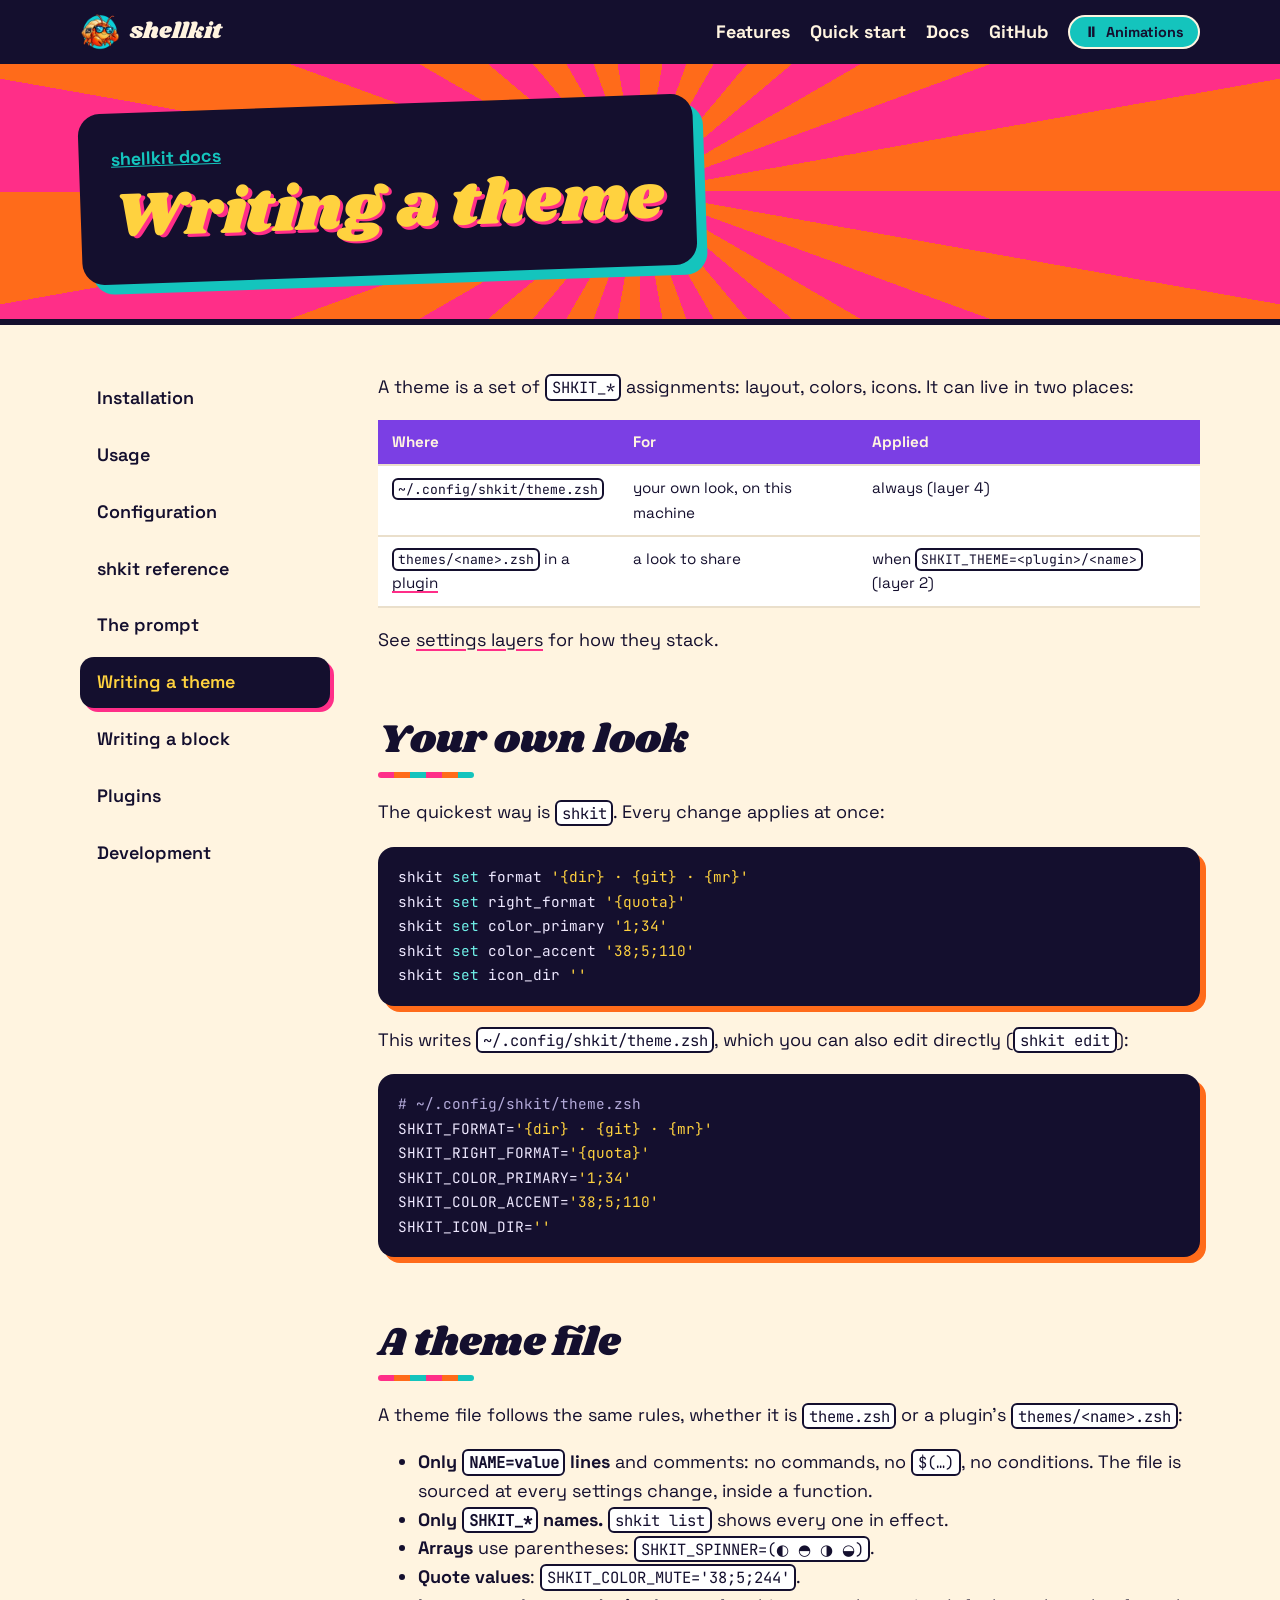
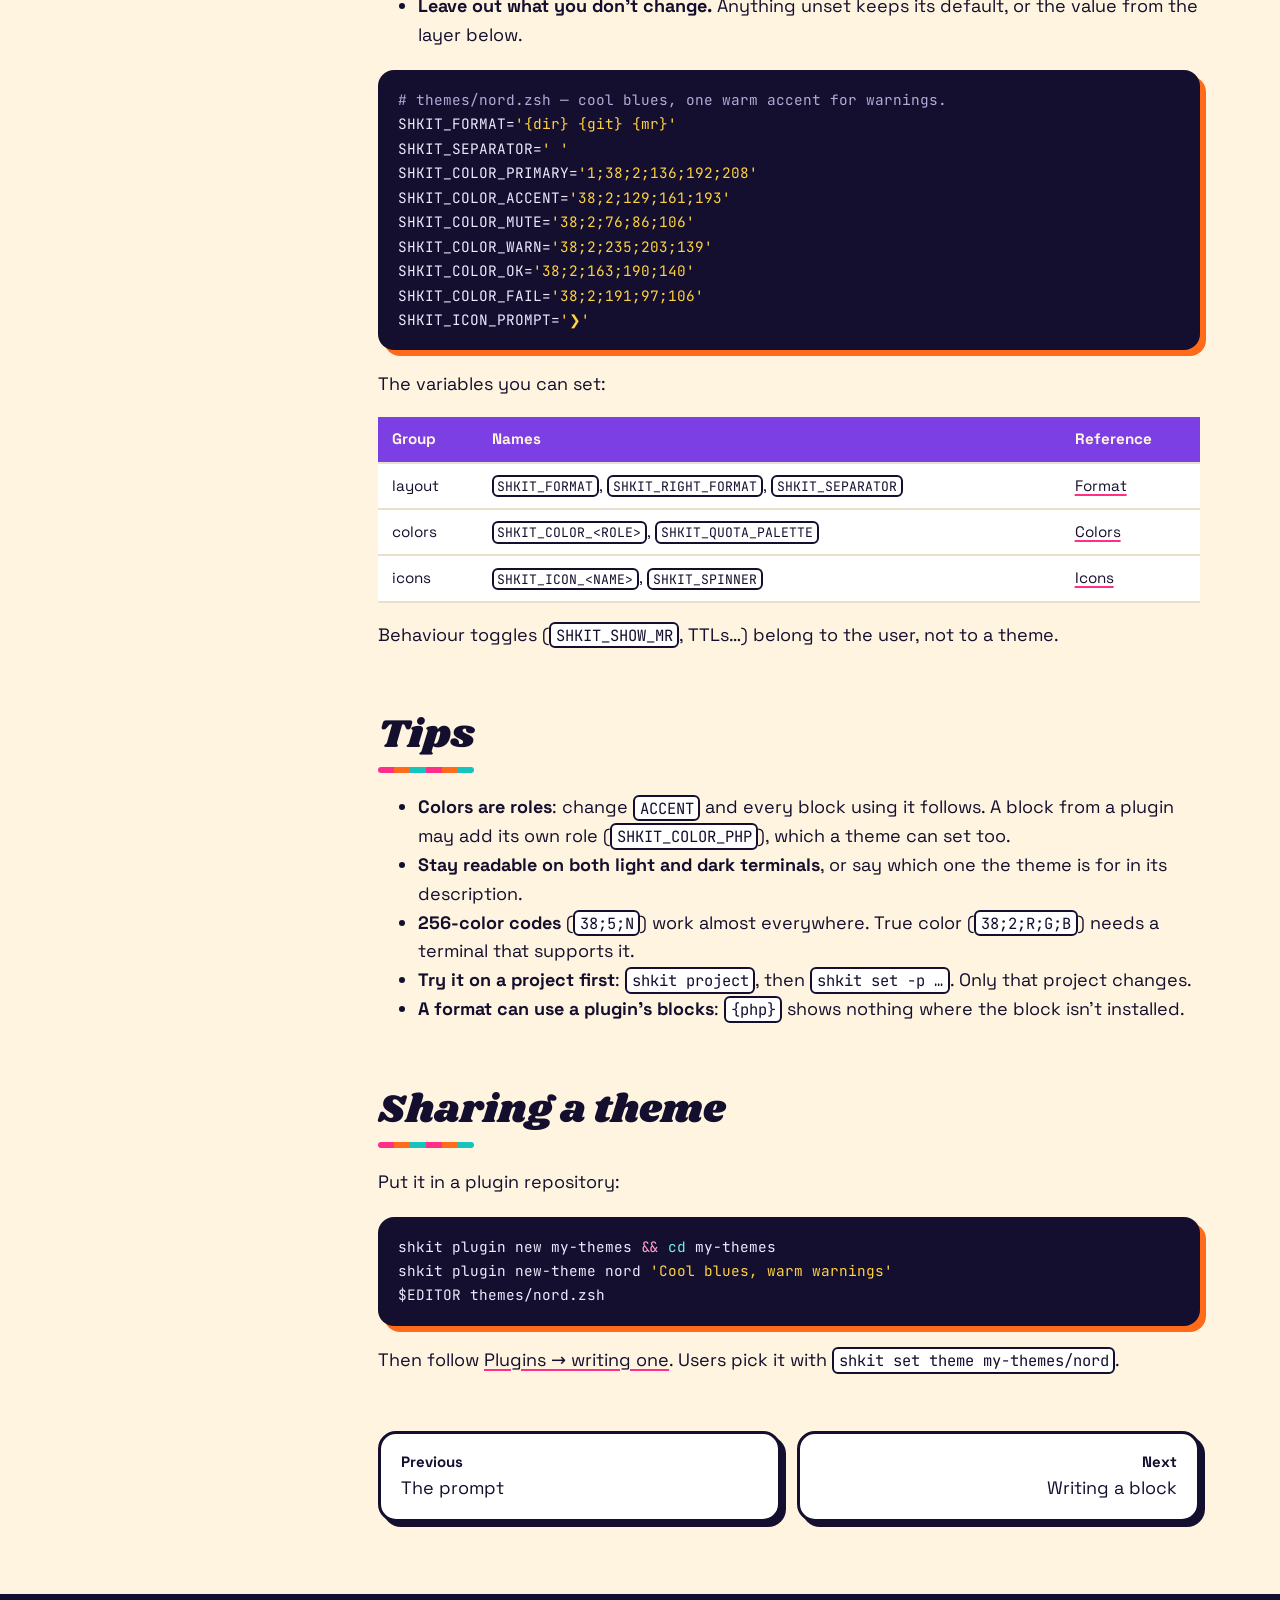
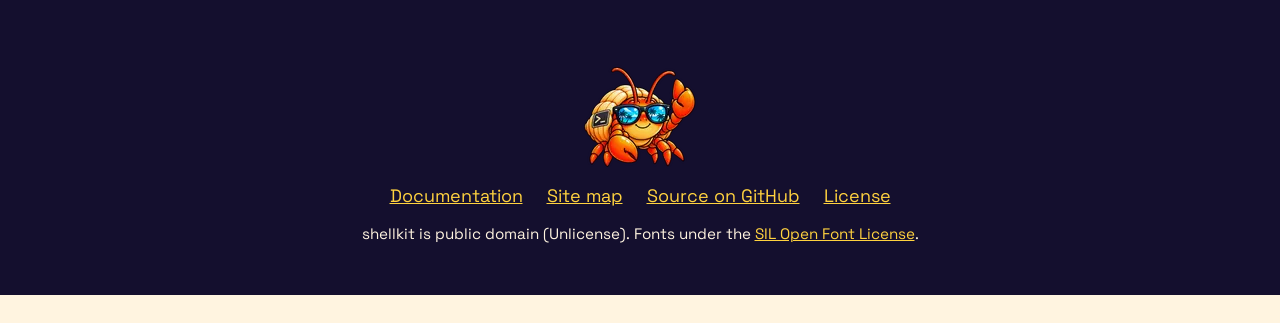
<file: docs/themes.html>
<!doctype html>
<html lang="en" class="" data-motion="off">
<head>
<meta charset="utf-8">
<meta name="viewport" content="width=device-width, initial-scale=1">
<title>Writing a theme · shellkit docs</title>
<meta name="description" content="A theme is a set of SHKIT_* assignments: layout, colors, icons. It can live in two places:">
<link rel="canonical" href="https://fmatsos.github.io/shellkit/docs/themes.html">
<meta name="theme-color" content="#140f2e">
<meta property="og:type" content="website">
<meta property="og:site_name" content="shellkit">
<meta property="og:locale" content="en_US">
<meta property="og:title" content="Writing a theme">
<meta property="og:description" content="A theme is a set of SHKIT_* assignments: layout, colors, icons. It can live in two places:">
<meta property="og:url" content="https://fmatsos.github.io/shellkit/docs/themes.html">
<meta property="og:image" content="https://fmatsos.github.io/shellkit/assets/og.jpg">
<meta property="og:image:type" content="image/jpeg">
<meta property="og:image:width" content="1200">
<meta property="og:image:height" content="630">
<meta property="og:image:alt" content="shellkit: an orange hermit crab in sunglasses, holding a wrench, dancing on a beach at sunset">
<meta name="twitter:card" content="summary_large_image">
<link rel="icon" href="../assets/favicon.png" type="image/png">
<link rel="apple-touch-icon" href="../assets/apple-touch-icon.png">
<link rel="preload" href="../assets/fonts/shrikhand.woff2" as="font" type="font/woff2" crossorigin>
<link rel="preload" href="../assets/fonts/space-grotesk.woff2" as="font" type="font/woff2" crossorigin>

<style>
/* shellkit site: one stylesheet for the landing page and the docs, inlined by build.py.
   ../ is replaced by the page's path to the site root. Every animation runs only
   under html[data-motion="on"] (set by the head script, toggled by #motion). */
/* optional, not swap: a font that arrives late is skipped for this view instead of reflowing the page (CLS) */
@font-face { font-family: "Shrikhand"; src: url(../assets/fonts/shrikhand.woff2) format("woff2"); font-display: optional; }
@font-face { font-family: "Space Grotesk"; src: url(../assets/fonts/space-grotesk.woff2) format("woff2"); font-weight: 300 700; font-display: optional; }
@font-face { font-family: "JetBrains Mono"; src: url(../assets/fonts/jetbrains-mono.woff2) format("woff2"); font-display: optional; }

:root {
  --orange: #ff6b1a; --magenta: #ff2e88; --teal: #14c4bd; --yellow: #ffd23f;
  --navy: #1d1541; --ink: #140f2e; --cream: #fff4e0; --purple: #7b3fe4; --paper: #fff;
  --radius: 22px; --shadow: 6px 6px 0 var(--ink);
  color-scheme: light;
}
* { box-sizing: border-box; }
html { scroll-behavior: smooth; scroll-padding-top: 88px; }
body {
  margin: 0; background: var(--cream); color: var(--ink);
  font: 1.125rem/1.6 "Space Grotesk", system-ui, sans-serif; overflow-x: hidden;
}
img { max-width: 100%; height: auto; display: block; }
a { color: inherit; }
code, pre, kbd { font-family: "JetBrains Mono", ui-monospace, monospace; }
h1, h2, h3 { line-height: 1.1; margin: 0 0 .5em; }
h1, h2 { font-family: "Shrikhand", cursive; font-weight: 400; }
h2 { font-size: clamp(2rem, 6vw, 3.4rem); }
h3 { font-size: 1.35rem; }
:where(ul.plain, ol.plain) { list-style: none; margin: 0; padding: 0; }
.wrap { width: min(1120px, 100% - 32px); margin-inline: auto; }
.sr-only { position: absolute; width: 1px; height: 1px; margin: -1px; padding: 0; overflow: hidden; clip-path: inset(50%); white-space: nowrap; border: 0; }
:focus-visible { outline: 3px solid var(--ink); outline-offset: 3px; box-shadow: 0 0 0 3px var(--cream); border-radius: 6px; }

/* ---------- header ---------- */
.skip { position: absolute; left: 16px; top: -100px; z-index: 30; background: var(--yellow); color: var(--ink); padding: 10px 18px; border: 3px solid var(--ink); border-radius: 999px; font-weight: 700; }
.skip:focus { top: 12px; }
.top { position: sticky; top: 0; z-index: 20; background: var(--ink); color: var(--cream); }
.top .wrap { display: flex; flex-wrap: wrap; align-items: center; gap: 8px 20px; min-height: 64px; padding: 8px 0; }
.brand { display: flex; align-items: center; gap: 10px; font-family: "Shrikhand", cursive; font-size: 1.4rem; text-decoration: none; margin-right: auto; }
.brand img { width: 40px; height: 40px; }
.top nav ul { display: flex; flex-wrap: wrap; gap: 4px 20px; }
.top nav a { text-decoration: none; font-weight: 700; padding: 6px 0; display: inline-block; }
.top nav a:hover, .top nav a[aria-current] { color: var(--yellow); text-decoration: underline; text-underline-offset: 6px; text-decoration-thickness: 3px; }
#motion {
  font: 700 .9rem "Space Grotesk", sans-serif; color: var(--ink); background: var(--teal); cursor: pointer;
  border: 2px solid var(--cream); border-radius: 999px; padding: 6px 14px; display: inline-flex; gap: 8px; align-items: center;
}
#motion[aria-pressed="false"] { background: var(--cream); }
#motion .on, #motion[aria-pressed="false"] .off { display: none; }
#motion[aria-pressed="false"] .on { display: inline; }
@media (max-width: 700px) { .top nav li.wide { display: none; } }

/* ---------- buttons, chips ---------- */
.btn {
  display: inline-block; padding: 12px 24px; border: 3px solid var(--ink); border-radius: 999px;
  background: var(--yellow); color: var(--ink); font-weight: 700; text-decoration: none; box-shadow: 4px 4px 0 var(--cream);
}
.btn.alt { background: var(--teal); }
.badges { display: flex; flex-wrap: wrap; gap: 10px; margin-top: 22px; font-size: .9rem; font-weight: 700; }
.badges li { border: 2px solid var(--teal); color: var(--cream); padding: 2px 12px; border-radius: 999px; }

/* ---------- hero (landing) and band (docs) ---------- */
.hero, .band { position: relative; overflow: hidden; isolation: isolate; border-bottom: 6px solid var(--ink); background: var(--orange); }
.hero::before, .band::before {
  content: ""; position: absolute; z-index: -1; inset: -60%;
  background: repeating-conic-gradient(from 0deg at 50% 50%, var(--orange) 0 10deg, var(--magenta) 10deg 20deg);
}
.hero .wrap { display: grid; grid-template-columns: 1fr 1.1fr; gap: 40px; align-items: center; padding: 56px 0 120px; }
.sticker {
  background: var(--ink); color: var(--cream); border-radius: var(--radius); padding: 32px;
  box-shadow: 10px 10px 0 var(--teal); transform: rotate(-2deg);
}
.sticker h1 { font-size: clamp(3.2rem, 10vw, 6.4rem); color: var(--yellow); text-shadow: 4px 4px 0 var(--magenta); margin-bottom: .25em; }
.sticker .tag { font-size: clamp(1.1rem, 2.4vw, 1.35rem); font-weight: 600; margin: 0; }
.cta { display: flex; flex-wrap: wrap; gap: 14px; margin-top: 26px; }
.art { border: 6px solid var(--ink); border-radius: var(--radius); box-shadow: 10px 10px 0 var(--ink); background: var(--yellow); transform: rotate(2deg); }
.art img { border-radius: calc(var(--radius) - 6px); }
.walker { position: absolute; left: 0; bottom: 6px; width: 96px; height: 96px; overflow: hidden; display: none; pointer-events: none; }
.walker img { width: 600%; max-width: none; height: 100%; }
@media (max-width: 860px) {
  .hero .wrap { grid-template-columns: 1fr; padding: 32px 0 116px; }
  .art { order: -1; transform: rotate(-1deg); }
  .sticker { transform: none; padding: 24px; }
}
.band .wrap { padding: 40px 0 44px; }
.band .sticker { display: inline-block; max-width: 100%; }
.band h1 { font-size: clamp(2.2rem, 7vw, 4rem); color: var(--yellow); text-shadow: 3px 3px 0 var(--magenta); margin: 0; overflow-wrap: anywhere; }
.band h1 code { font-family: inherit; }
.kicker { margin: 0 0 8px; font-weight: 700; }
.kicker a { color: var(--teal); }

/* ---------- landing: one full-viewport section per screen ---------- */
/* --hh: the sticky header's height, measured by site.js (it wraps on small screens) */
html.landing { scroll-padding-top: var(--hh, 64px); scroll-snap-type: y proximity; }
html.landing.snap { scroll-snap-type: y mandatory; }   /* only when every section fits the viewport */
html.landing.dragging { scroll-snap-type: none; scroll-behavior: auto; }
.sec { position: relative; min-height: calc(100svh - var(--hh, 64px)); display: flex; align-items: center; padding: 56px 0; scroll-snap-align: start; overflow: hidden; }
.sec > .wrap { position: relative; }
.landing .foot { scroll-snap-align: end; }
.hero.sec { padding: 32px 0 112px; }
.hero .wrap { padding: 0; }
.lead { font-size: 1.2rem; max-width: 60ch; }
.center { text-align: center; }
.center .lead { margin-inline: auto; }

.term-wrap { position: relative; margin: 36px auto 0; max-width: 1000px; text-align: left; }
.term { border: 5px solid var(--ink); border-radius: 16px; box-shadow: 10px 10px 0 var(--magenta); overflow: hidden; background: #1e2127; color: #abb2bf; }
.term-bar { display: flex; align-items: center; gap: 8px; padding: 10px 14px; background: #282c34; font: .85rem "JetBrains Mono", monospace; }
.term-bar i { width: 13px; height: 13px; border-radius: 50%; background: #ff5f57; }
.term-bar i:nth-child(2) { background: #febc2e; }
.term-bar i:nth-child(3) { background: #28c840; }
.term-bar span { flex: 1; text-align: center; margin-right: 60px; }
.term-body { padding: 18px 22px; font: clamp(.78rem, 1.6vw, 1.05rem)/1.8 "JetBrains Mono", monospace; }
.term-body p { margin: 0; display: flex; flex-wrap: wrap; white-space: pre-wrap; }
.t-dir, .t-add { color: #98c379; }
.t-git { color: #56b6c2; }
.t-dirty, .t-agent { color: #e5a045; }
.t-del { color: #e06c75; }
.t-q { color: #b39cf5; }
.t-warn { color: #e5c07b; }
.t-mr { position: relative; color: #b39cf5; }
.t-spin { position: absolute; left: 0; display: none; }
.t-right { margin-left: auto; padding-left: 24px; }
.t-cmd { color: #e6e6e6; }
.t-cur { display: inline-block; width: .6em; height: 1.2em; margin-left: 2px; vertical-align: -.2em; background: #9aa0aa; }

.stats { display: grid; grid-template-columns: repeat(3, 1fr); gap: 20px; margin-top: 40px; }
.stats li { background: var(--teal); border: 4px solid var(--ink); border-radius: var(--radius); box-shadow: var(--shadow); padding: 16px; text-align: center; }
.stats li:nth-child(2) { background: var(--yellow); rotate: -2deg; }
.stats li:nth-child(3) { background: var(--orange); }
.stats b { display: block; font-family: "Shrikhand", cursive; font-weight: 400; font-size: clamp(1.8rem, 4vw, 2.5rem); line-height: 1.2; }
@media (max-width: 640px) { .stats { grid-template-columns: 1fr; gap: 12px; } .stats li { padding: 8px; } .stats li:nth-child(2) { rotate: none; } }

.features { background: var(--navy); color: var(--cream); }
.features h2 { color: var(--yellow); }
.cards { position: relative; margin-top: 110px; }  /* room for the crab standing on the cards */
.grid { display: grid; grid-template-columns: repeat(4, 1fr); gap: 24px; }
.card { background: var(--cream); color: var(--ink); border: 4px solid var(--ink); border-radius: var(--radius); box-shadow: 8px 8px 0 var(--c, var(--teal)); overflow: hidden; }
.card img { width: 100%; aspect-ratio: 4 / 3; object-fit: cover; border-bottom: 4px solid var(--ink); }
.card div { padding: 14px 18px 18px; }
.card h3 { font-size: 1.2rem; margin-bottom: .3em; }
.card p { margin: 0; font-size: 1rem; }
.card:nth-child(2) { --c: var(--magenta); }
.card:nth-child(3) { --c: var(--yellow); }
.card:nth-child(4) { --c: var(--orange); }
.walker.on-cards { top: 0; bottom: auto; animation: none; transform-origin: 50% 100%; }  /* placed and moved by site.js */
@media (max-width: 1000px) { .grid { grid-template-columns: repeat(2, 1fr); } }
@media (max-width: 640px) { .cards { margin-top: 84px; } .walker.on-cards { width: 76px; height: 76px; } }
@media (max-width: 640px) {  /* a sideways carousel: the four cards don't fit one screen */
  .grid { display: flex; overflow-x: auto; scroll-snap-type: x mandatory; gap: 16px; padding: 4px 4px 16px; }
  .card { flex: 0 0 min(82%, 340px); scroll-snap-align: center; }
}

.more-sec { background: var(--navy); color: var(--cream); border-top: 6px dashed var(--teal); }
.more-sec h2 { color: var(--yellow); }
.more { display: grid; grid-template-columns: repeat(3, 1fr); gap: 18px; margin-top: 36px; }
.more li { position: relative; border: 3px dashed var(--teal); border-radius: 16px; padding: 16px 18px 16px 52px; }
.more li::before { content: "✓"; position: absolute; left: 14px; top: 14px; width: 26px; height: 26px; border-radius: 50%; background: var(--teal); color: var(--ink); font-weight: 700; display: grid; place-items: center; }
.more b { color: var(--yellow); }
@media (max-width: 1000px) { .more { grid-template-columns: repeat(2, 1fr); } }
@media (max-width: 640px) { .more { grid-template-columns: 1fr; gap: 10px; } .more li { padding: 10px 12px 10px 46px; font-size: 1rem; } .more li::before { top: 10px; } }

.start { background: var(--yellow); }
.steps { display: grid; grid-template-columns: 1fr 1.45fr; gap: 20px 32px; margin-top: 24px; counter-reset: step; }
.steps > li { display: grid; grid-template-columns: 52px 1fr; gap: 14px; align-items: start; counter-increment: step; }
.steps > li:nth-child(2) { grid-column: 2; grid-row: 1 / span 2; }
.steps > li::before {
  content: counter(step); width: 52px; height: 52px; border-radius: 50%; background: var(--magenta); color: var(--ink);
  border: 4px solid var(--ink); display: grid; place-items: center; font-family: "Shrikhand", cursive; font-size: 1.5rem; box-shadow: 4px 4px 0 var(--ink);
}
.steps h3 { margin: 4px 0 2px; }
.steps p { margin: 0; font-size: 1rem; }
.start pre { font-size: .84rem; line-height: 1.6; padding: 14px 16px; }
.needs { margin: 24px 0 0; font-size: 1rem; }
@media (max-width: 900px) { .steps { grid-template-columns: 1fr; } .steps > li:nth-child(2) { grid-column: auto; grid-row: auto; } }
@media (max-width: 560px) { .steps > li { grid-template-columns: 1fr; gap: 6px; } .steps > li::before { width: 44px; height: 44px; font-size: 1.2rem; } }
.code { position: relative; }
.code pre { padding-top: 46px; }  /* the copy button sits above the text, which keeps the full width */
.copy {
  position: absolute; top: 12px; right: 10px; font: 700 .85rem "Space Grotesk", sans-serif; cursor: pointer;
  background: var(--teal); border: 2px solid var(--cream); color: var(--ink); border-radius: 999px; padding: 4px 14px; min-height: 32px;
}

.sec .docs-grid { grid-template-columns: repeat(3, 1fr); }
@media (max-width: 900px) { .sec .docs-grid { grid-template-columns: repeat(2, 1fr); } }
@media (max-width: 480px) { .sec .docs-grid { gap: 10px; } .sec .docs-grid a { padding: 10px 12px; } .sec .docs-grid span { display: none; } }  /* titles only: each page has its summary */

/* the crab buddies: one per section, decorative, only with animations on */
.buddy { position: absolute; z-index: 2; width: 128px; height: 128px; overflow: hidden; display: none; pointer-events: none; }
.buddy img { width: 600%; max-width: none; height: 100%; }
.b-point { left: -34px; top: -118px; }
.b-dance { right: 0; top: -40px; }
.b-type { right: 0; top: -24px; }
.b-read { right: 0; top: -44px; }
@media (max-width: 640px) { .buddy { width: 88px; height: 88px; } .b-point { left: -8px; top: -84px; } .b-dance, .b-type, .b-read { top: -30px; } }

/* the scroll rail: section links, and the crab as a draggable thumb */
.rail { position: fixed; z-index: 15; right: 14px; top: calc(50% + var(--hh, 64px) / 2); translate: 0 -50%; width: 40px; height: min(60vh, 420px); }
.rail::before { content: ""; position: absolute; left: 50%; top: 12px; bottom: 12px; width: 6px; translate: -50% 0; border-radius: 3px; background: var(--ink); box-shadow: 0 0 0 2px var(--cream); }
.rail ol { position: relative; height: 100%; display: flex; flex-direction: column; justify-content: space-between; align-items: center; }
.rail a { position: relative; display: grid; place-items: center; width: 28px; height: 28px; border-radius: 50%; }
.rail a::before { content: ""; width: 14px; height: 14px; border-radius: 50%; background: var(--cream); border: 3px solid var(--ink); }
.rail a[aria-current]::before { background: var(--yellow); scale: 1.3; }
.rail a span { position: absolute; right: 40px; white-space: nowrap; background: var(--ink); color: var(--cream); font-weight: 700; font-size: .9rem; padding: 4px 12px; border-radius: 999px; box-shadow: 3px 3px 0 var(--magenta); opacity: 0; pointer-events: none; }
.rail a:hover span, .rail a:focus-visible span { opacity: 1; }
.rail.quiet a span { opacity: 0 !important; }
.rail-thumb { position: absolute; left: 50%; top: 0; width: 40px; height: 40px; margin-left: -20px; cursor: grab; touch-action: none; }
.rail-thumb:active { cursor: grabbing; }
.rail-thumb img { width: 40px; height: 40px; filter: drop-shadow(2px 2px 0 var(--ink)); }
@media (min-width: 701px) { html.landing { scrollbar-width: none; } html.landing::-webkit-scrollbar { display: none; } }
@media (max-width: 700px) { .rail { display: none; } }

table { width: 100%; border-collapse: collapse; background: var(--paper); font-size: .95rem; }
th, td { padding: 10px 14px; text-align: left; border-bottom: 2px solid #eadfcb; vertical-align: top; }
thead th, th[scope="col"] { background: var(--purple); color: var(--cream); }
caption { text-align: left; font-weight: 700; padding: 0 0 8px; }
.table { margin: 24px 0; overflow-x: auto; border: 4px solid var(--ink); border-radius: 16px; box-shadow: var(--shadow); background: var(--paper); }

.docs-grid { display: grid; grid-template-columns: repeat(auto-fit, minmax(min(230px, 100%), 1fr)); gap: 16px; margin-top: 32px; }
.docs-grid a {
  display: block; height: 100%; text-decoration: none; padding: 18px 20px; border: 3px solid var(--ink); border-radius: 18px;
  background: var(--paper); box-shadow: 5px 5px 0 var(--ink);
}
.docs-grid a:hover { background: var(--teal); }
.docs-grid b { display: block; font-size: 1.1rem; }
.docs-grid span { font-size: .95rem; }

/* ---------- docs ---------- */
.doc { display: grid; grid-template-columns: 250px minmax(0, 1fr); gap: 48px; padding: 48px 0 72px; }
.toc ul { position: sticky; top: 88px; display: grid; gap: 6px; }
.toc a { display: block; text-decoration: none; font-weight: 600; padding: 8px 14px; border: 3px solid transparent; border-radius: 14px; }
.toc a:hover { border-color: var(--ink); background: var(--paper); }
.toc a[aria-current="page"] { background: var(--ink); color: var(--yellow); box-shadow: 4px 4px 0 var(--magenta); }
@media (max-width: 900px) {
  .doc { grid-template-columns: minmax(0, 1fr); gap: 24px; }
  .toc ul { position: static; display: flex; flex-wrap: wrap; }
  .toc a { border-color: var(--ink); background: var(--paper); padding: 4px 12px; }
}
.prose { max-width: 78ch; }
.prose > :first-child { margin-top: 0; }
.prose h2 { font-size: clamp(1.8rem, 5vw, 2.5rem); margin-top: 1.6em; }
.prose h2::after { content: ""; display: block; width: 96px; height: 6px; margin-top: 10px; border-radius: 3px; background: repeating-linear-gradient(90deg, var(--magenta) 0 16px, var(--orange) 16px 32px, var(--teal) 32px 48px); }
.prose h3 { margin-top: 1.6em; }
.prose a { text-decoration-color: var(--magenta); text-decoration-thickness: 2px; text-underline-offset: 3px; }
.prose a:hover { background: var(--yellow); }
.prose :not(pre) > code { background: var(--paper); border: 2px solid var(--ink); border-radius: 6px; padding: .05em .3em; font-size: .86em; overflow-wrap: anywhere; }
.prose h3 code { font-size: .9em; }
pre {
  margin: 12px 0 0; padding: 18px 20px; background: var(--ink); color: #eee8ff; border-radius: 16px;
  box-shadow: 6px 6px 0 var(--orange); font-size: .9rem; line-height: 1.7; white-space: pre-wrap; overflow-wrap: anywhere;
}
.prose pre { margin: 20px 0; }
pre .c, .pl-c { color: #b3aad9; }
pre .p { color: var(--teal); }
.pl-s, .pl-pds { color: var(--yellow); }
.pl-k { color: #ff9ccd; }
.pl-c1, .pl-v { color: #6ff0e8; }
.pl-en { color: #ffb487; }
.pl-ent { color: #a6f0a6; }
kbd { background: var(--paper); border: 2px solid var(--ink); border-bottom-width: 4px; border-radius: 8px; padding: 0 .4em; font-size: .85em; }
.prose blockquote { margin: 20px 0; padding: 4px 20px; border-left: 6px solid var(--magenta); background: var(--paper); border-radius: 0 14px 14px 0; }
.markdown-alert { margin: 24px 0; padding: 14px 20px; background: var(--paper); border: 4px solid var(--ink); border-radius: 16px; box-shadow: 6px 6px 0 var(--a, var(--teal)); }
.markdown-alert > :last-child { margin-bottom: 0; }
.markdown-alert-title { display: flex; align-items: center; gap: 8px; font-weight: 700; margin: 0 0 6px; }
.markdown-alert svg { fill: currentColor; }
.markdown-alert-tip { --a: var(--yellow); }
.markdown-alert-warning, .markdown-alert-caution, .markdown-alert-important { --a: var(--magenta); }
.prose img { border: 5px solid var(--ink); border-radius: 16px; box-shadow: 8px 8px 0 var(--magenta); margin: 12px 0; }
.pager { display: flex; flex-wrap: wrap; justify-content: space-between; gap: 16px; margin-top: 56px; }
.pager a { flex: 1 1 240px; text-decoration: none; padding: 16px 20px; border: 3px solid var(--ink); border-radius: 18px; background: var(--paper); box-shadow: 5px 5px 0 var(--ink); }
.pager a:hover { background: var(--teal); }
.pager .next { text-align: right; }
.pager small { display: block; font-weight: 700; }

/* ---------- footer ---------- */
.foot { background: var(--ink); color: var(--cream); padding: 48px 0; text-align: center; }
.dancer { width: 128px; height: 128px; margin: 0 auto 12px; overflow: hidden; }
.foot ul { display: flex; flex-wrap: wrap; justify-content: center; gap: 8px 24px; margin: 12px 0; }
.foot a { color: var(--yellow); }
.foot p { margin: 8px 0 0; font-size: .95rem; }

/* ---------- fun: every loop and every "not shown yet" state needs [data-motion="on"] ---------- */
@keyframes spin { to { transform: rotate(1turn); } }
@keyframes bob { 50% { translate: 0 -10px; } }
@keyframes frames { to { transform: translateX(-100%); } }
@keyframes walk {
  0% { transform: translateX(-110px); } 49.9% { transform: translateX(calc(100vw + 10px)) scaleX(1); }
  50% { transform: translateX(calc(100vw + 10px)) scaleX(-1); } 100% { transform: translateX(-110px) scaleX(-1); }
}
@keyframes wiggle { 25% { rotate: -2deg; } 75% { rotate: 2deg; } }
@keyframes boing { 30% { scale: 1.12 .9; } 60% { scale: .95 1.08; } }
@keyframes pop { to { transform: translate(var(--dx), var(--dy)) rotate(var(--r)); opacity: 0; } }
@keyframes sway { 0%, 100% { transform: translateY(0) rotate(-5deg); } 25%, 75% { transform: translateY(-10px) rotate(0deg); } 50% { transform: translateY(0) rotate(5deg); } }
@keyframes seg { from { opacity: 0; transform: translateY(8px); } }
@keyframes spinner { 0%, 48% { opacity: 0; } 49%, 99% { opacity: 1; } 100% { opacity: 0; } }
@keyframes type { from { width: 0; } }
@keyframes blink { 50% { opacity: 0; } }
@keyframes tick { from { scale: 0; rotate: -120deg; } }
@keyframes buddyin { from { opacity: 0; transform: translateY(48px) scale(.5); } }

[data-motion="on"] .hero::before, [data-motion="on"] .band::before { animation: spin 90s linear infinite; }
[data-motion="on"] .art { animation: bob 5s ease-in-out infinite; transition: transform .2s; transform: rotate(2deg) perspective(900px) rotateX(var(--ty, 0deg)) rotateY(var(--tx, 0deg)); }
[data-motion="on"] .walker { display: block; animation: walk 26s linear infinite; }
[data-motion="on"] .walker.on-cards { animation: none; }
[data-motion="on"] .walker img { animation: frames .7s steps(6) infinite; }
[data-motion="on"] .buddy { display: block; }
[data-motion="on"] .buddy img { animation: frames 1.3s steps(6) infinite; }
[data-motion="on"] .b-dance img { animation-duration: 2.2s; }   /* slow steps under a smooth sway read as fluid */
[data-motion="on"] .dancer { animation: sway 3.2s ease-in-out infinite; }
[data-motion="on"] .dancer img { animation: frames 1.8s steps(6) infinite; }
[data-motion="on"] .t-cur { animation: blink 1.1s steps(1) infinite; }
[data-motion="on"] .docs-grid a:hover, [data-motion="on"] .pager a:hover { animation: wiggle .4s ease-in-out; }
[data-motion="on"] .btn:hover, [data-motion="on"] .copy:hover, [data-motion="on"] .stats li:hover, [data-motion="on"] .brand:hover img { animation: boing .5s ease-in-out; }

/* a section plays its entrance each time it becomes the current one (site.js adds .active); under 5 s */
[data-motion="on"].ready .enter { transition: opacity .6s, transform .7s cubic-bezier(.3, 1.5, .5, 1); transition-delay: calc(var(--d, 0) * 110ms); }
[data-motion="on"].ready .sec:not(.active) .enter { opacity: 0; transform: translateY(40px) scale(.95); transition-delay: 0s; }
[data-motion="on"].ready .sec:not(.active) :is(.buddy, .seg, .ln) { opacity: 0; }
[data-motion="on"].ready .sec:not(.active) .more li::before { opacity: 0; }
[data-motion="on"].ready .sec.active .buddy { animation: buddyin .7s cubic-bezier(.3, 1.5, .5, 1) .4s both; }
[data-motion="on"].ready .sec.active .b-dance { transform-origin: 50% 100%; animation: buddyin 1s cubic-bezier(.22, 1.2, .36, 1) .5s both, dance 3.6s ease-in-out 1.5s infinite; }
@keyframes dance { 25% { rotate: -4deg; translate: -3px -6px; } 50% { rotate: 0deg; translate: 0 0; } 75% { rotate: 4deg; translate: 3px -6px; } }
[data-motion="on"].ready .more-sec .enter { transition: opacity .9s ease-out, transform 1.1s cubic-bezier(.22, 1, .36, 1); transition-delay: calc(var(--d, 0) * 160ms); }
[data-motion="on"].ready .sec.active .more li::before { animation: tick .7s cubic-bezier(.3, 1.3, .5, 1) calc(var(--d, 0) * 160ms + .7s) both; }
[data-motion="on"].ready .sec.active .seg { animation: seg .35s calc(var(--t) * 1s + .5s) both; }
[data-motion="on"].ready .sec.active .t-spin { display: inline-block; animation: spinner 2.8s linear both, spin .8s linear infinite; }
[data-motion="on"].ready .sec.active .t-cmd { display: inline-block; width: 8ch; overflow: hidden; white-space: nowrap; vertical-align: bottom; animation: type .8s steps(8) 3.1s both; }
[data-motion="on"].ready .sec.active .more li::before { animation: tick .45s cubic-bezier(.3, 1.6, .5, 1) calc(var(--d, 0) * 110ms + .5s) both; }
[data-motion="on"].ready .sec.active .ln { animation: seg .3s calc(var(--i) * .22s + var(--d, 0) * .3s + .5s) both; }
.confetti { position: fixed; z-index: 40; width: 10px; height: 10px; border-radius: 3px; pointer-events: none; animation: pop .9s cubic-bezier(.2, .7, .4, 1) forwards; }
.dancer img { max-width: none; width: 768px; height: 128px; }
main:focus { outline: none; box-shadow: none; }
.doc.one { grid-template-columns: minmax(0, 1fr); }
.table code { overflow-wrap: normal; white-space: nowrap; }
html[data-motion="off"] { scroll-behavior: auto; }
.toc code, .pager code, .docs-grid code { font-family: inherit; }

/* the transition between sections: a full-screen veil, shaped by site.js, dressed by its kind */
.veil { display: none; position: fixed; inset: 0; z-index: 60; place-items: center; pointer-events: none; background: var(--navy); }
.veil.on { display: grid; }
.veil-line { font: 400 clamp(2.2rem, 1.4rem + 4vw, 4.4rem) "Shrikhand", cursive; color: var(--yellow); text-shadow: 2px 2px 0 var(--ink), -2px -2px 0 var(--ink), 2px -2px 0 var(--ink), -2px 2px 0 var(--ink), 0 2px 0 var(--ink), 0 -2px 0 var(--ink), 6px 6px 0 var(--ink); padding: 0 16px; text-align: center; }
.veil[data-kind="wave"] { background: linear-gradient(180deg, #fff4e0 0 2%, var(--teal) 6%, #0e8f8a 100%); }
.veil[data-kind="segments"] { background: linear-gradient(115deg, var(--orange) 0 25%, var(--magenta) 25% 50%, var(--purple) 50% 75%, var(--teal) 75%); }
.veil[data-kind="sunburst"] { background: repeating-conic-gradient(from 0deg at 50% 50%, var(--yellow) 0 10deg, var(--orange) 10deg 20deg); }
.veil[data-kind="sunburst"] .veil-line { color: var(--cream); }
.veil[data-kind="dots"] { background: radial-gradient(var(--cream) 22%, transparent 24%) 0 0 / 36px 36px, var(--magenta); }
.veil[data-kind="dots"] .veil-line { color: var(--yellow); }
.veil[data-kind="shell"] { background: repeating-linear-gradient(45deg, var(--orange) 0 18px, #ff8a40 18px 36px); }
.veil[data-kind="shell"] .veil-line { color: var(--cream); }
.veil[data-kind="book"] { background: var(--purple); box-shadow: inset 0 0 0 10px var(--ink), inset 0 0 0 14px var(--yellow); }

</style>
<script>
/* animations: on unless the visitor turned them off here, or asks for reduced motion */
try { var m = localStorage.getItem("shkit-motion"); } catch (e) {}
document.documentElement.dataset.motion = m || (matchMedia("(prefers-reduced-motion: reduce)").matches ? "off" : "on");
</script>
</head>
<body>
<a class="skip" href="#main">Skip to content</a>
<header class="top">
  <div class="wrap">
    <a class="brand" href="../"><img src="../assets/mascot-96.webp" alt="" width="96" height="96">shellkit</a>
    <nav aria-label="Main">
      <ul class="plain">
        <li class="wide"><a href="../#features">Features</a></li>
        <li class="wide"><a href="../#start">Quick start</a></li>
        <li><a href="../docs/">Docs</a></li>
        <li><a href="https://github.com/fmatsos/shellkit">GitHub</a></li>
      </ul>
    </nav>
    <button id="motion" type="button" aria-pressed="true" hidden><span aria-hidden="true" class="off">⏸</span><span aria-hidden="true" class="on">▶</span>Animations</button>
  </div>
</header>
<main id="main" tabindex="-1">
<div class="band"><div class="wrap"><div class="sticker"><p class="kicker"><a href="index.html">shellkit docs</a></p><h1>Writing a theme</h1></div></div></div>
<div class="wrap doc">
<nav class="toc" aria-label="Documentation pages"><ul class="plain">
<li><a href="installation.html">Installation</a></li>
<li><a href="usage.html">Usage</a></li>
<li><a href="configuration.html">Configuration</a></li>
<li><a href="shkit.html"><code>shkit</code> reference</a></li>
<li><a href="prompt.html">The prompt</a></li>
<li><a href="themes.html" aria-current="page">Writing a theme</a></li>
<li><a href="blocks.html">Writing a block</a></li>
<li><a href="plugins.html">Plugins</a></li>
<li><a href="development.html">Development</a></li>
</ul></nav>
<div class="prose">
<p>A theme is a set of <code>SHKIT_*</code> assignments: layout, colors, icons. It can live in
two places:</p>
<table>
<thead>
<tr>
<th>Where</th>
<th>For</th>
<th>Applied</th>
</tr>
</thead>
<tbody>
<tr>
<td><code>~/.config/shkit/theme.zsh</code></td>
<td>your own look, on this machine</td>
<td>always (layer 4)</td>
</tr>
<tr>
<td>
<code>themes/&lt;name&gt;.zsh</code> in a <a href="plugins.html">plugin</a>
</td>
<td>a look to share</td>
<td>when <code>SHKIT_THEME=&lt;plugin&gt;/&lt;name&gt;</code> (layer 2)</td>
</tr>
</tbody>
</table>
<p>See <a href="configuration.html#settings-layers">settings layers</a> for how they stack.</p>
<h2 id="your-own-look">Your own look</h2>
<p>The quickest way is <code>shkit</code>. Every change applies at once:</p>
<div class="highlight highlight-source-shell"><pre>shkit <span class="pl-c1">set</span> format <span class="pl-s"><span class="pl-pds">'</span>{dir} · {git} · {mr}<span class="pl-pds">'</span></span>
shkit <span class="pl-c1">set</span> right_format <span class="pl-s"><span class="pl-pds">'</span>{quota}<span class="pl-pds">'</span></span>
shkit <span class="pl-c1">set</span> color_primary <span class="pl-s"><span class="pl-pds">'</span>1;34<span class="pl-pds">'</span></span>
shkit <span class="pl-c1">set</span> color_accent <span class="pl-s"><span class="pl-pds">'</span>38;5;110<span class="pl-pds">'</span></span>
shkit <span class="pl-c1">set</span> icon_dir <span class="pl-s"><span class="pl-pds">'</span><span class="pl-pds">'</span></span></pre></div>
<p>This writes <code>~/.config/shkit/theme.zsh</code>, which you can also edit directly
(<code>shkit edit</code>):</p>
<div class="highlight highlight-source-shell"><pre><span class="pl-c"><span class="pl-c">#</span> ~/.config/shkit/theme.zsh</span>
SHKIT_FORMAT=<span class="pl-s"><span class="pl-pds">'</span>{dir} · {git} · {mr}<span class="pl-pds">'</span></span>
SHKIT_RIGHT_FORMAT=<span class="pl-s"><span class="pl-pds">'</span>{quota}<span class="pl-pds">'</span></span>
SHKIT_COLOR_PRIMARY=<span class="pl-s"><span class="pl-pds">'</span>1;34<span class="pl-pds">'</span></span>
SHKIT_COLOR_ACCENT=<span class="pl-s"><span class="pl-pds">'</span>38;5;110<span class="pl-pds">'</span></span>
SHKIT_ICON_DIR=<span class="pl-s"><span class="pl-pds">'</span><span class="pl-pds">'</span></span></pre></div>
<h2 id="a-theme-file">A theme file</h2>
<p>A theme file follows the same rules, whether it is <code>theme.zsh</code> or a plugin's <code>themes/&lt;name&gt;.zsh</code>:</p>
<ul>
<li>
<strong>Only <code>NAME=value</code> lines</strong> and comments: no commands, no <code>$(…)</code>, no conditions.
The file is sourced at every settings change, inside a function.</li>
<li>
<strong>Only <code>SHKIT_*</code> names.</strong> <code>shkit list</code> shows every one in effect.</li>
<li>
<strong>Arrays</strong> use parentheses: <code>SHKIT_SPINNER=(◐ ◓ ◑ ◒)</code>.</li>
<li>
<strong>Quote values</strong>: <code>SHKIT_COLOR_MUTE='38;5;244'</code>.</li>
<li>
<strong>Leave out what you don't change.</strong> Anything unset keeps its default, or the
value from the layer below.</li>
</ul>
<div class="highlight highlight-source-shell"><pre><span class="pl-c"><span class="pl-c">#</span> themes/nord.zsh — cool blues, one warm accent for warnings.</span>
SHKIT_FORMAT=<span class="pl-s"><span class="pl-pds">'</span>{dir} {git} {mr}<span class="pl-pds">'</span></span>
SHKIT_SEPARATOR=<span class="pl-s"><span class="pl-pds">'</span> <span class="pl-pds">'</span></span>
SHKIT_COLOR_PRIMARY=<span class="pl-s"><span class="pl-pds">'</span>1;38;2;136;192;208<span class="pl-pds">'</span></span>
SHKIT_COLOR_ACCENT=<span class="pl-s"><span class="pl-pds">'</span>38;2;129;161;193<span class="pl-pds">'</span></span>
SHKIT_COLOR_MUTE=<span class="pl-s"><span class="pl-pds">'</span>38;2;76;86;106<span class="pl-pds">'</span></span>
SHKIT_COLOR_WARN=<span class="pl-s"><span class="pl-pds">'</span>38;2;235;203;139<span class="pl-pds">'</span></span>
SHKIT_COLOR_OK=<span class="pl-s"><span class="pl-pds">'</span>38;2;163;190;140<span class="pl-pds">'</span></span>
SHKIT_COLOR_FAIL=<span class="pl-s"><span class="pl-pds">'</span>38;2;191;97;106<span class="pl-pds">'</span></span>
SHKIT_ICON_PROMPT=<span class="pl-s"><span class="pl-pds">'</span>❯<span class="pl-pds">'</span></span></pre></div>
<p>The variables you can set:</p>
<table>
<thead>
<tr>
<th>Group</th>
<th>Names</th>
<th>Reference</th>
</tr>
</thead>
<tbody>
<tr>
<td>layout</td>
<td>
<code>SHKIT_FORMAT</code>, <code>SHKIT_RIGHT_FORMAT</code>, <code>SHKIT_SEPARATOR</code>
</td>
<td><a href="prompt.html#format">Format</a></td>
</tr>
<tr>
<td>colors</td>
<td>
<code>SHKIT_COLOR_&lt;ROLE&gt;</code>, <code>SHKIT_QUOTA_PALETTE</code>
</td>
<td><a href="prompt.html#colors">Colors</a></td>
</tr>
<tr>
<td>icons</td>
<td>
<code>SHKIT_ICON_&lt;NAME&gt;</code>, <code>SHKIT_SPINNER</code>
</td>
<td><a href="prompt.html#icons">Icons</a></td>
</tr>
</tbody>
</table>
<p>Behaviour toggles (<code>SHKIT_SHOW_MR</code>, TTLs…) belong to the user, not to a theme.</p>
<h2 id="tips">Tips</h2>
<ul>
<li>
<strong>Colors are roles</strong>: change <code>ACCENT</code> and every block using it follows. A block
from a plugin may add its own role (<code>SHKIT_COLOR_PHP</code>), which a theme can set
too.</li>
<li>
<strong>Stay readable on both light and dark terminals</strong>, or say which one the
theme is for in its description.</li>
<li>
<strong>256-color codes</strong> (<code>38;5;N</code>) work almost everywhere. True color
(<code>38;2;R;G;B</code>) needs a terminal that supports it.</li>
<li>
<strong>Try it on a project first</strong>: <code>shkit project</code>, then <code>shkit set -p …</code>. Only
that project changes.</li>
<li>
<strong>A format can use a plugin's blocks</strong>: <code>{php}</code> shows nothing where the block
isn't installed.</li>
</ul>
<h2 id="sharing-a-theme">Sharing a theme</h2>
<p>Put it in a plugin repository:</p>
<div class="highlight highlight-source-shell"><pre>shkit plugin new my-themes <span class="pl-k">&amp;&amp;</span> <span class="pl-c1">cd</span> my-themes
shkit plugin new-theme nord <span class="pl-s"><span class="pl-pds">'</span>Cool blues, warm warnings<span class="pl-pds">'</span></span>
<span class="pl-smi">$EDITOR</span> themes/nord.zsh</pre></div>
<p>Then follow <a href="plugins.html#writing-a-plugin">Plugins → writing one</a>. Users pick it with
<code>shkit set theme my-themes/nord</code>.</p>

<nav class="pager" aria-label="Previous and next pages"><a class="prev" href="prompt.html"><small>Previous</small>The prompt</a><a class="next" href="blocks.html"><small>Next</small>Writing a block</a></nav>
</div>
</div>
</main>
<footer class="foot">
  <div class="wrap">
    <div class="dancer" aria-hidden="true"><img src="[data-uri]" data-src="../assets/crab-dance.webp" alt="" width="768" height="128"></div>
    <nav aria-label="Footer">
      <ul class="plain">
        <li><a href="../docs/">Documentation</a></li>
        <li><a href="../sitemap.html">Site map</a></li>
        <li><a href="https://github.com/fmatsos/shellkit">Source on GitHub</a></li>
        <li><a href="https://github.com/fmatsos/shellkit/blob/main/LICENSE">License</a></li>
      </ul>
    </nav>
    <p>shellkit is public domain (Unlicense). Fonts under the <a href="../assets/fonts/LICENSE.txt">SIL Open Font License</a>.</p>
  </div>
</footer>
<p class="sr-only" role="status" id="status"></p>
<script>
/* shellkit site: the animations switch, copy buttons, hero tilt; on the landing page the
   full-screen sections, their entrances and the scroll rail. */
(() => {
  const html = document.documentElement, btn = document.getElementById("motion"), status = document.getElementById("status");
  const on = () => html.dataset.motion === "on";

  // decorative sprites: loaded after the page, and only while animations are on
  let loaded = false;
  const sprites = () => {
    if (loaded || !on() || document.readyState !== "complete") return;
    loaded = true;
    document.querySelectorAll("img[data-src]").forEach(i => { i.src = i.dataset.src; });
  };
  addEventListener("load", sprites);

  // RGAA 13.8: every looping animation can be stopped, and the choice sticks
  btn.hidden = false;
  btn.setAttribute("aria-pressed", String(on()));
  btn.addEventListener("click", () => {
    html.dataset.motion = on() ? "off" : "on";
    btn.setAttribute("aria-pressed", String(on()));
    try { localStorage.setItem("shkit-motion", html.dataset.motion); } catch (e) {}
    sprites();
  });

  // copy buttons: the commands without prompts or comments, a status message, confetti
  const colors = ["#ff6b1a", "#ff2e88", "#14c4bd", "#ffd23f", "#7b3fe4"];
  const confetti = (x, y) => {
    for (let i = 0; i < 24; i++) {
      const c = document.createElement("span"), a = Math.random() * 2 * Math.PI, d = 60 + Math.random() * 90;
      c.className = "confetti";
      c.style.cssText = `left:${x}px;top:${y}px;background:${colors[i % colors.length]};--dx:${Math.cos(a) * d}px;--dy:${Math.sin(a) * d}px;--r:${Math.random() * 720}deg`;
      c.addEventListener("animationend", () => c.remove());
      document.body.append(c);
    }
  };
  document.querySelectorAll(".copy").forEach(b => b.addEventListener("click", () => {
    const text = b.previousElementSibling.innerText.split("\n")
      .map(l => l.replace(/^\$ /, "").replace(/\s+# .*$/, "")).join("\n").trim();
    navigator.clipboard.writeText(text).then(() => {
      status.textContent = "Commands copied to the clipboard.";
      if (on()) { const r = b.getBoundingClientRect(); confetti(r.left + r.width / 2, r.top + r.height / 2); }
    }, () => { status.textContent = "Copy failed: select the commands and copy them by hand."; });
    setTimeout(() => { status.textContent = ""; }, 4000);
  }));

  // hero art follows the pointer a little
  const art = document.querySelector(".art");
  if (art && matchMedia("(hover: hover)").matches) {
    art.parentElement.addEventListener("pointermove", e => {
      const r = art.getBoundingClientRect();
      art.style.setProperty("--tx", ((e.clientX - r.left) / r.width - .5) * 10 + "deg");
      art.style.setProperty("--ty", ((e.clientY - r.top) / r.height - .5) * -10 + "deg");
    });
    art.parentElement.addEventListener("pointerleave", () => { art.style.removeProperty("--tx"); art.style.removeProperty("--ty"); });
  }

  if (!html.classList.contains("landing")) return;

  // ---- landing: sections, one screen each ----
  const secs = [...document.querySelectorAll(".sec")], top = document.querySelector(".top");
  const links = [...document.querySelectorAll(".rail a")];
  const max = () => document.documentElement.scrollHeight - innerHeight;

  // the typed lines of the quick start: one span per line, shown one after the other
  document.querySelectorAll(".start pre").forEach(pre => {
    pre.innerHTML = pre.innerHTML.split("\n").map((l, i) => `<span class="ln" style="--i:${i}">${l}</span>`).join("\n");
  });

  // mandatory snapping only when every section fits the screen; proximity otherwise (zoom, small screens)
  const fit = () => {
    html.style.setProperty("--hh", top.offsetHeight + "px");
    const room = innerHeight - top.offsetHeight + 1;
    html.classList.toggle("snap", secs.every(s => s.offsetHeight <= room));
  };
  new ResizeObserver(fit).observe(top);
  // the features' crab jumps from card to card, and each card gives under it; positions come
  // from the cards themselves, so it works on 4 columns, 2 x 2 and the phone carousel alike
  const cards = document.querySelector(".cards"), grid = cards.querySelector(".grid"), hopper = cards.querySelector(".walker");
  const features = document.getElementById("features"), all = [...grid.children];
  let at = -1, timer;
  const spot = c => {  // standing on card c, in .cards coordinates
    const r = cards.getBoundingClientRect(), k = c.getBoundingClientRect();
    return [k.left - r.left + (k.width - hopper.offsetWidth) / 2, k.top - r.top - hopper.offsetHeight + 8];
  };
  // position in `translate`, the outermost transform: `scale` then squashes the crab around its feet
  // without scaling its offset, and `transform` only holds the flip, kept after landing
  const pose = ([x, y]) => `${x}px ${y}px`;
  const stand = () => { if (at >= 0) hopper.style.translate = pose(spot(all[at])); };
  const hop = () => {
    clearTimeout(timer);
    if (!on() || cur !== features) return;   // only while it can be seen
    const g = grid.getBoundingClientRect();
    // the cards fully in view, first row only: landing on a lower row would cover the text above it
    const seen = all.filter(c => { const k = c.getBoundingClientRect(); return k.left >= g.left - 2 && k.right <= g.right + 2 && k.top < all[0].getBoundingClientRect().bottom; });
    if (!seen.length) { timer = setTimeout(hop, 800); return; }
    const next = seen.find(c => all.indexOf(c) > at) || seen[0];   // one card in view: it bounces on it
    const from = at >= 0 ? spot(all[at]) : spot(next), to = spot(next);
    const dx = to[0] - from[0], dy = to[1] - from[1], dist = Math.hypot(dx, dy);
    if (Math.abs(dx) > 1) hopper.style.transform = dx < 0 ? "scaleX(-1)" : "";
    // a ballistic arc: x linear in time, y a parabola, sampled finely so nothing reads as a corner
    const height = Math.min(150, 50 + dist * .18), duration = Math.min(1150, 650 + dist * .6), n = 24;
    const frames = Array.from({ length: n + 1 }, (_, i) => {
      const t = i / n;
      return { translate: pose([from[0] + dx * t, from[1] + dy * t - 4 * height * t * (1 - t)]) };
    });
    // anticipation: crouch, stretch on take-off, squash on landing
    const crouch = hopper.animate([{ scale: "1 1" }, { scale: "1.08 .9" }], { duration: 160, easing: "ease-out", fill: "forwards" });
    crouch.onfinish = () => {
      crouch.cancel();
      hopper.animate([{ scale: "1.08 .9" }, { scale: ".94 1.08", offset: .25 }, { scale: "1 1", offset: .6 }, { scale: "1 1" }], { duration, easing: "linear" });
      const jump = hopper.animate(frames, { duration, easing: "linear", fill: "forwards" });
      jump.onfinish = () => {
        at = all.indexOf(next); stand(); jump.cancel();
        hopper.animate([{ scale: "1.1 .88" }, { scale: ".98 1.03", offset: .55 }, { scale: "1 1" }], { duration: 320, easing: "ease-out" });
        next.animate([{ translate: "0 0" }, { translate: "0 8px", scale: "1.01 .97" }, { translate: "0 0" }], { duration: 380, easing: "ease-out" });
        timer = setTimeout(hop, 1300);
      };
    };
  };
  btn.addEventListener("click", hop);
  grid.addEventListener("scroll", stand, { passive: true });
  addEventListener("resize", () => { hopper.getAnimations().forEach(a => a.cancel()); stand(); });
  addEventListener("resize", fit);

  // the section under the middle of the screen is the current one (the last one at the very bottom)
  let cur;
  const current = () => {
    const mid = innerHeight / 2, end = scrollY >= max() - 2;
    const s = end ? secs.at(-1) : secs.find(x => { const r = x.getBoundingClientRect(); return r.top <= mid && r.bottom > mid; });
    if (!s || s === cur) return;
    cur = s;
    secs.forEach(x => x.classList.toggle("active", x === s));
    links.forEach(a => a.getAttribute("href") === "#" + s.id ? a.setAttribute("aria-current", "true") : a.removeAttribute("aria-current"));
    hop();
  };

  // the rail: the crab thumb follows the scroll, and can be dragged; a click on the track jumps there
  const rail = document.querySelector(".rail"), thumb = rail.querySelector(".rail-thumb");
  // between sections, a transition of shellkit's own: it covers the screen, the page jumps under it,
  // then it uncovers the new section; each has its own (a wave, the prompt's segments, a sunburst,
  // polka dots, a crab-shell diamond, a book closing). One wheel step or arrow key is one move:
  // the rest of a tall section first, then the next section. Touch and motion off scroll natively.
  const veil = document.querySelector(".veil"), veilLine = veil.querySelector(".veil-line");
  const shapes = {
    wave: [["ellipse(150% 0% at 50% 100%)", "ellipse(150% 150% at 50% 100%)"], ["ellipse(150% 150% at 50% 0%)", "ellipse(150% 0% at 50% 0%)"]],
    segments: [["inset(0 100% 0 0)", "inset(0 0 0 0)"], ["inset(0 0 0 0)", "inset(0 0 0 100%)"]],
    sunburst: [["circle(0% at 50% 50%)", "circle(75% at 50% 50%)"], ["circle(75% at 50% 50%)", "circle(0% at 50% 50%)"]],
    dots: [["inset(0 0 100% 0)", "inset(0 0 0 0)"], ["inset(0 0 0 0)", "inset(100% 0 0 0)"]],
    shell: [["polygon(50% 50%, 50% 50%, 50% 50%, 50% 50%)", "polygon(50% -60%, 160% 50%, 50% 160%, -60% 50%)"], ["polygon(50% -60%, 160% 50%, 50% 160%, -60% 50%)", "polygon(50% 50%, 50% 50%, 50% 50%, 50% 50%)"]],
    book: [["inset(0 50% 0 50%)", "inset(0 0 0 0)"], ["inset(0 0 0 0)", "inset(0 50% 0 50%)"]],
  };
  const kinds = Object.keys(shapes);
  const label = s => { const a = links.find(l => l.getAttribute("href") === "#" + s.id); return a ? a.textContent.trim() : s.id; };
  const topOf = s => s.getBoundingClientRect().top + scrollY - top.offsetHeight;
  let moving = false, last = 0;
  const travel = s => {
    const y = Math.max(0, Math.round(topOf(s)));
    if (!on()) { scrollTo({ top: y, behavior: "instant" }); return; }
    moving = true;
    const kind = kinds[secs.indexOf(s) % kinds.length], [inn, out] = shapes[kind], ease = "cubic-bezier(.65, 0, .35, 1)";
    veil.dataset.kind = kind;
    veilLine.textContent = label(s);
    veil.classList.add("on");
    // timers drive the steps, the animations only draw them: a hidden tab holds animation events back
    const cover = veil.animate({ clipPath: inn }, { duration: 450, easing: ease, fill: "forwards" });
    setTimeout(() => scrollTo({ top: y, behavior: "instant" }), 450);
    setTimeout(() => {
      const reveal = veil.animate({ clipPath: out }, { duration: 500, easing: ease, fill: "forwards" });
      cover.cancel();
      setTimeout(() => { reveal.cancel(); veil.classList.remove("on"); moving = false; }, 500);
    }, 630);
  };
  const fine = matchMedia("(pointer: fine)");
  addEventListener("wheel", e => {
    if (!on() || !fine.matches || e.ctrlKey || Math.abs(e.deltaX) > Math.abs(e.deltaY)) return;
    e.preventDefault();
    const now = performance.now(), fresh = now - last > 200;   // a trackpad's inertia counts once
    last = now;
    if (!fresh || moving) return;
    step(Math.sign(e.deltaY));
  }, { passive: false });
  // the arrow keys step the same way, except in a form field
  addEventListener("keydown", e => {
    if (!on() || !["ArrowDown", "ArrowUp"].includes(e.key)) return;
    if (e.altKey || e.ctrlKey || e.metaKey || e.shiftKey || e.target.closest("input, textarea, select, [contenteditable]")) return;
    e.preventDefault();
    if (!moving) step(e.key === "ArrowDown" ? 1 : -1);
  });
  function step(dir) {
    const hh = top.offsetHeight, i = secs.indexOf(cur), s = secs[i];
    const r = s.getBoundingClientRect();
    if (dir > 0) {
      if (r.bottom > innerHeight + 2) scrollTo({ top: scrollY + Math.min(r.bottom - innerHeight, (innerHeight - hh) * .8), behavior: "smooth" });
      else if (secs[i + 1]) travel(secs[i + 1]);
    } else {
      if (r.top < hh - 2) scrollTo({ top: scrollY - Math.min(hh - r.top, (innerHeight - hh) * .8), behavior: "smooth" });
      else if (secs[i - 1]) travel(secs[i - 1]);
    }
  }
  document.querySelectorAll("a[href^='#']").forEach(a => {
    const s = secs.find(x => "#" + x.id === a.getAttribute("href"));
    if (s) a.addEventListener("click", e => {
      if (!on() || e.metaKey || e.ctrlKey || e.shiftKey || e.altKey) return;
      e.preventDefault();
      history.pushState(null, "", "#" + s.id);
      if (s !== cur && !moving) travel(s);
    });
  });

  const place = () => { thumb.style.transform = `translateY(${(scrollY / Math.max(1, max())) * (rail.clientHeight - thumb.offsetHeight)}px)`; };
  addEventListener("scroll", () => { current(); requestAnimationFrame(place); }, { passive: true });
  ["load", "hashchange", "resize"].forEach(e => addEventListener(e, () => { current(); place(); }));
  place(); current();
  html.classList.add("ready");
  const toY = e => {
    const r = rail.getBoundingClientRect();
    return Math.min(1, Math.max(0, (e.clientY - r.top - thumb.offsetHeight / 2) / (r.height - thumb.offsetHeight))) * max();
  };
  thumb.addEventListener("pointerdown", e => {
    e.preventDefault(); thumb.setPointerCapture(e.pointerId); html.classList.add("dragging");
    const move = ev => scrollTo({ top: toY(ev), behavior: "instant" });
    const up = () => { html.classList.remove("dragging"); thumb.removeEventListener("pointermove", move); thumb.removeEventListener("pointerup", up); };
    thumb.addEventListener("pointermove", move); thumb.addEventListener("pointerup", up);
  });
  rail.addEventListener("click", e => { if (!e.target.closest("a") && !e.target.closest(".rail-thumb")) scrollTo({ top: toY(e) }); });
  // WCAG 1.4.13: Escape hides the labels shown on hover / focus
  addEventListener("keydown", e => { if (e.key === "Escape") rail.classList.add("quiet"); });
  rail.addEventListener("pointerleave", () => rail.classList.remove("quiet"));
  rail.addEventListener("focusout", () => rail.classList.remove("quiet"));
})();

</script>
</body>
</html>
</file>
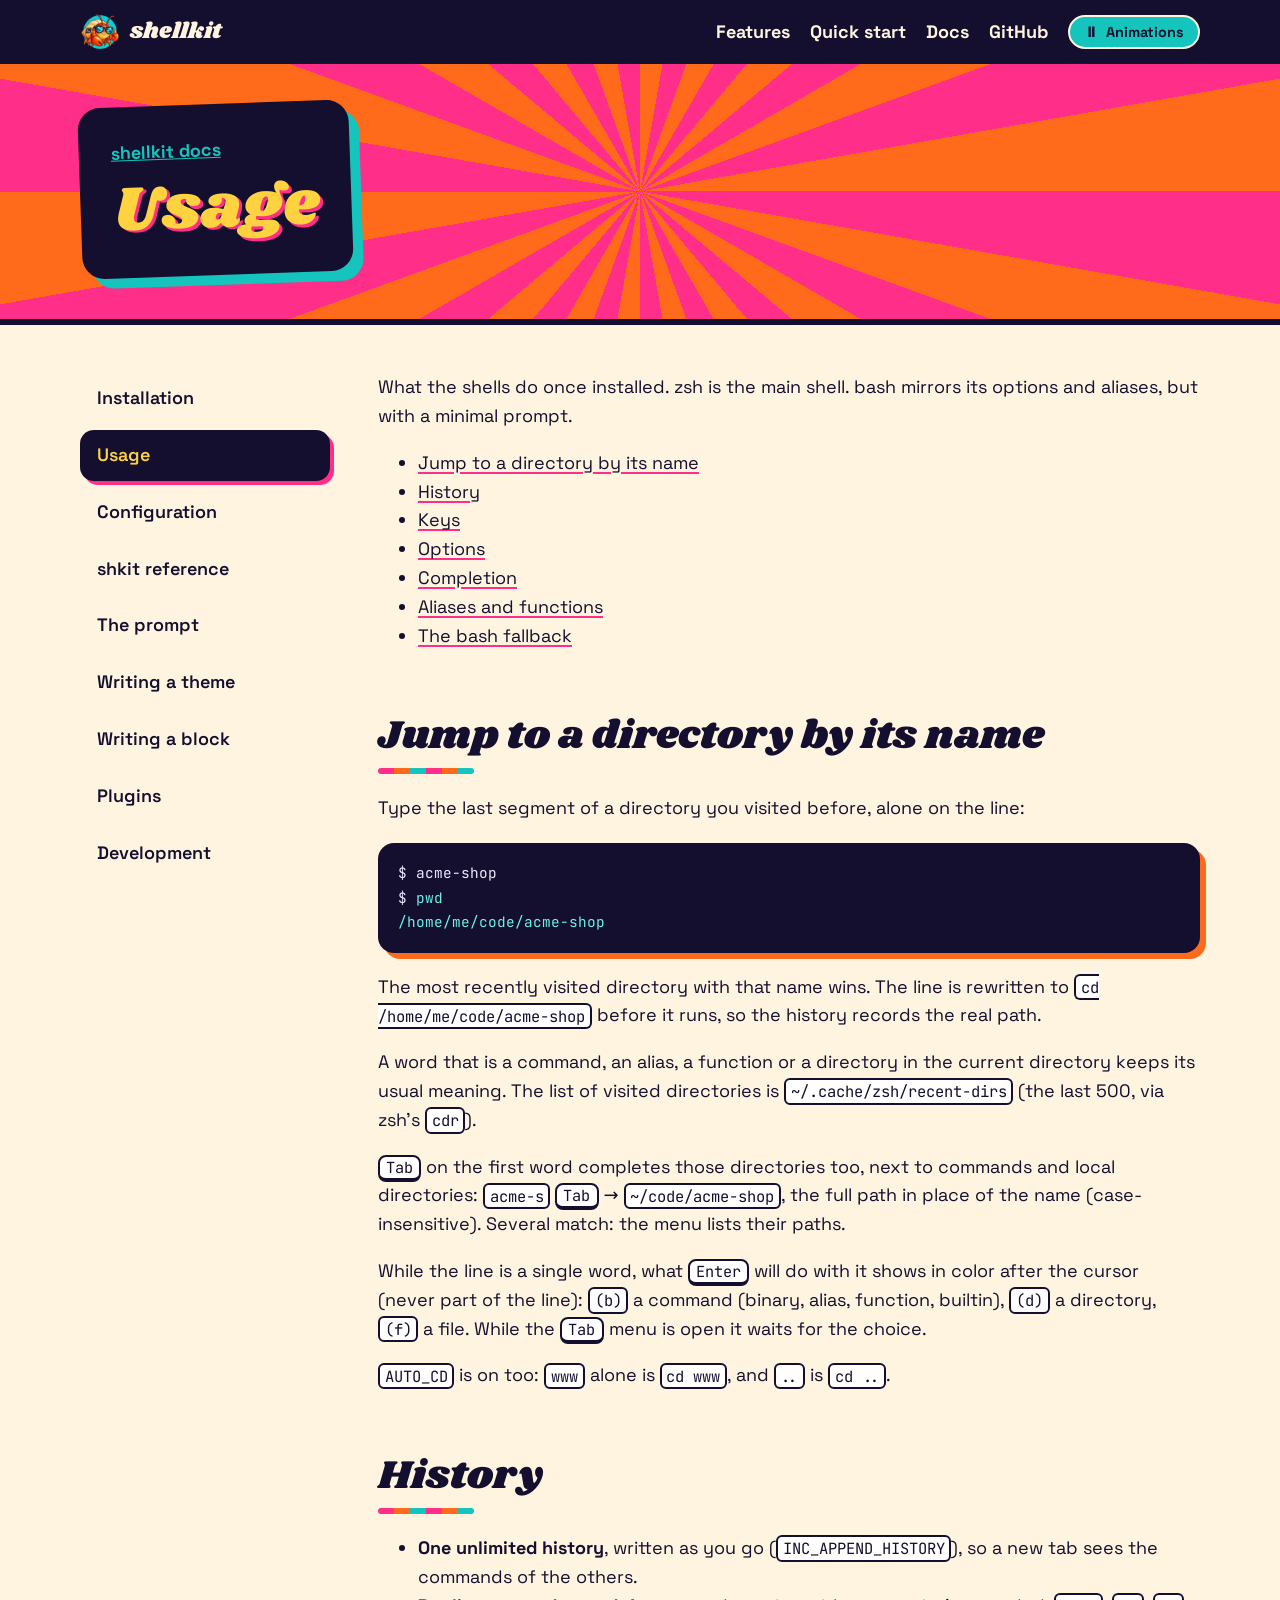
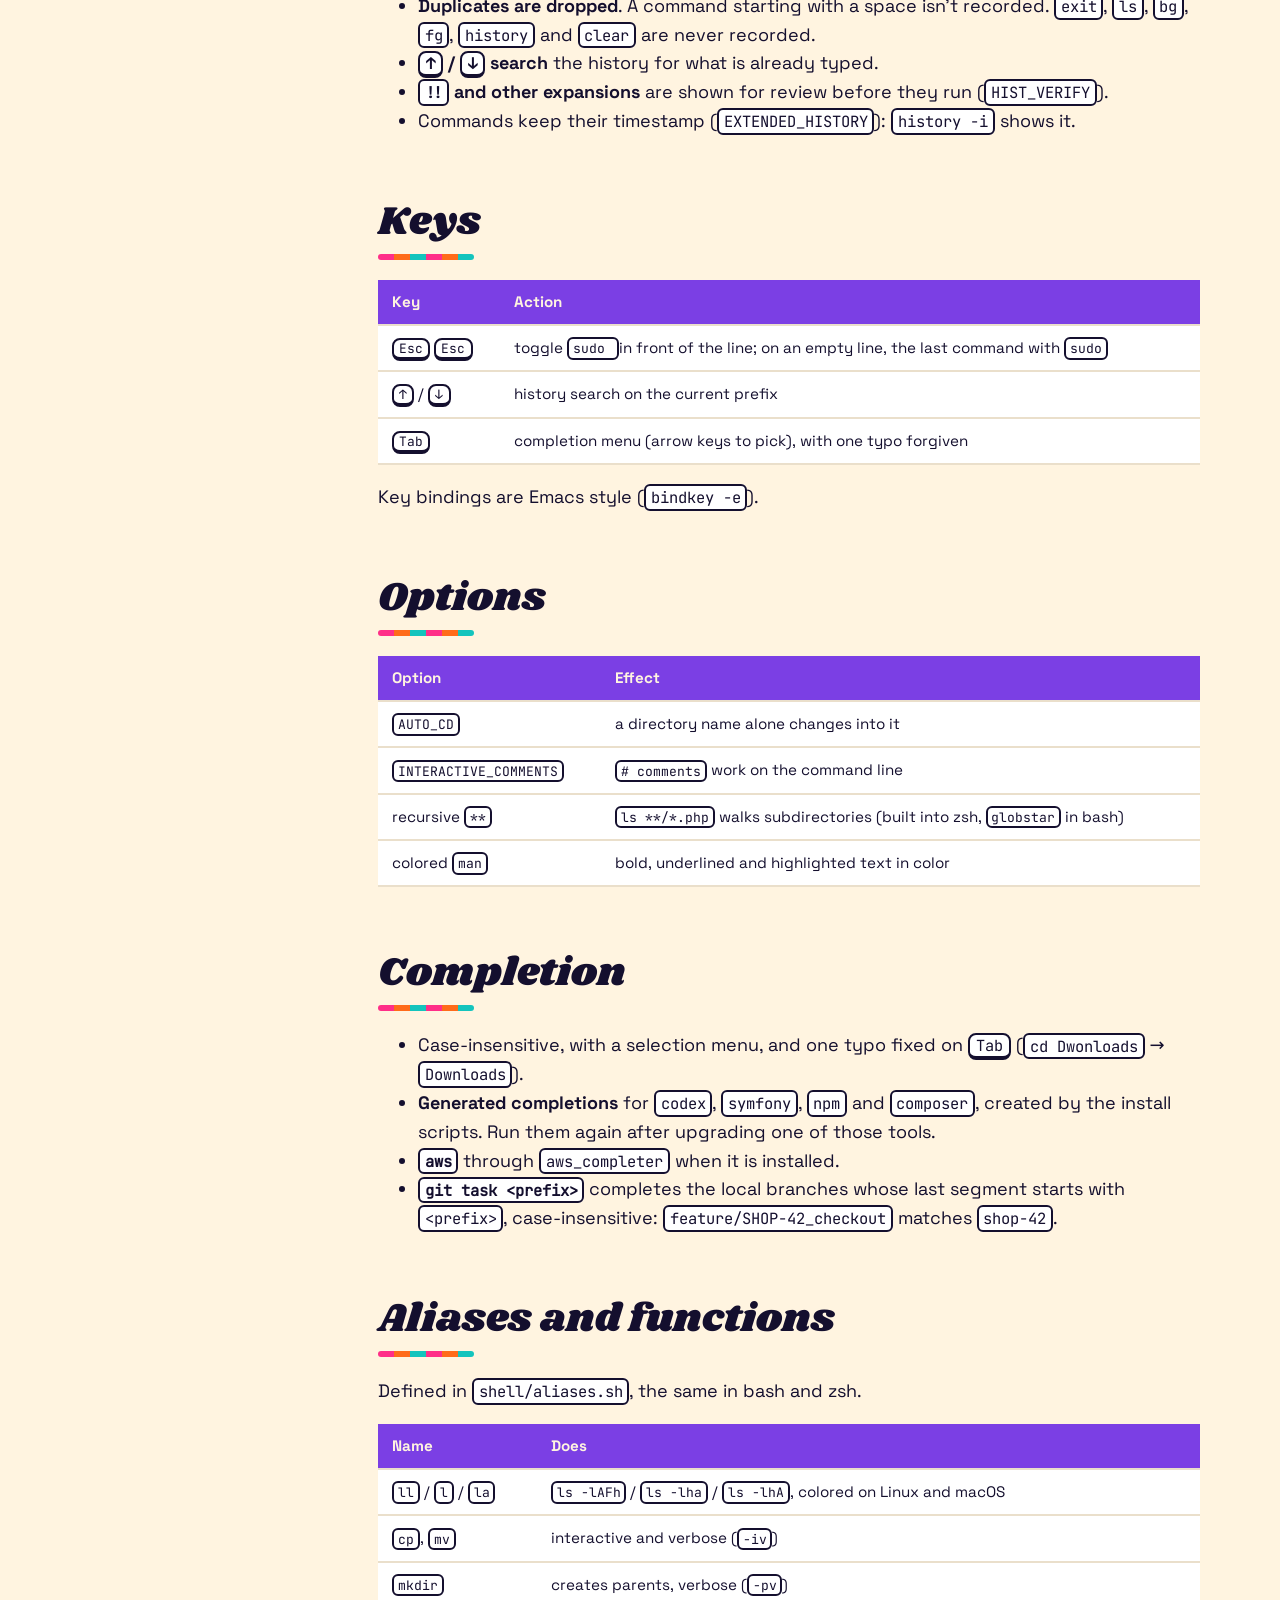
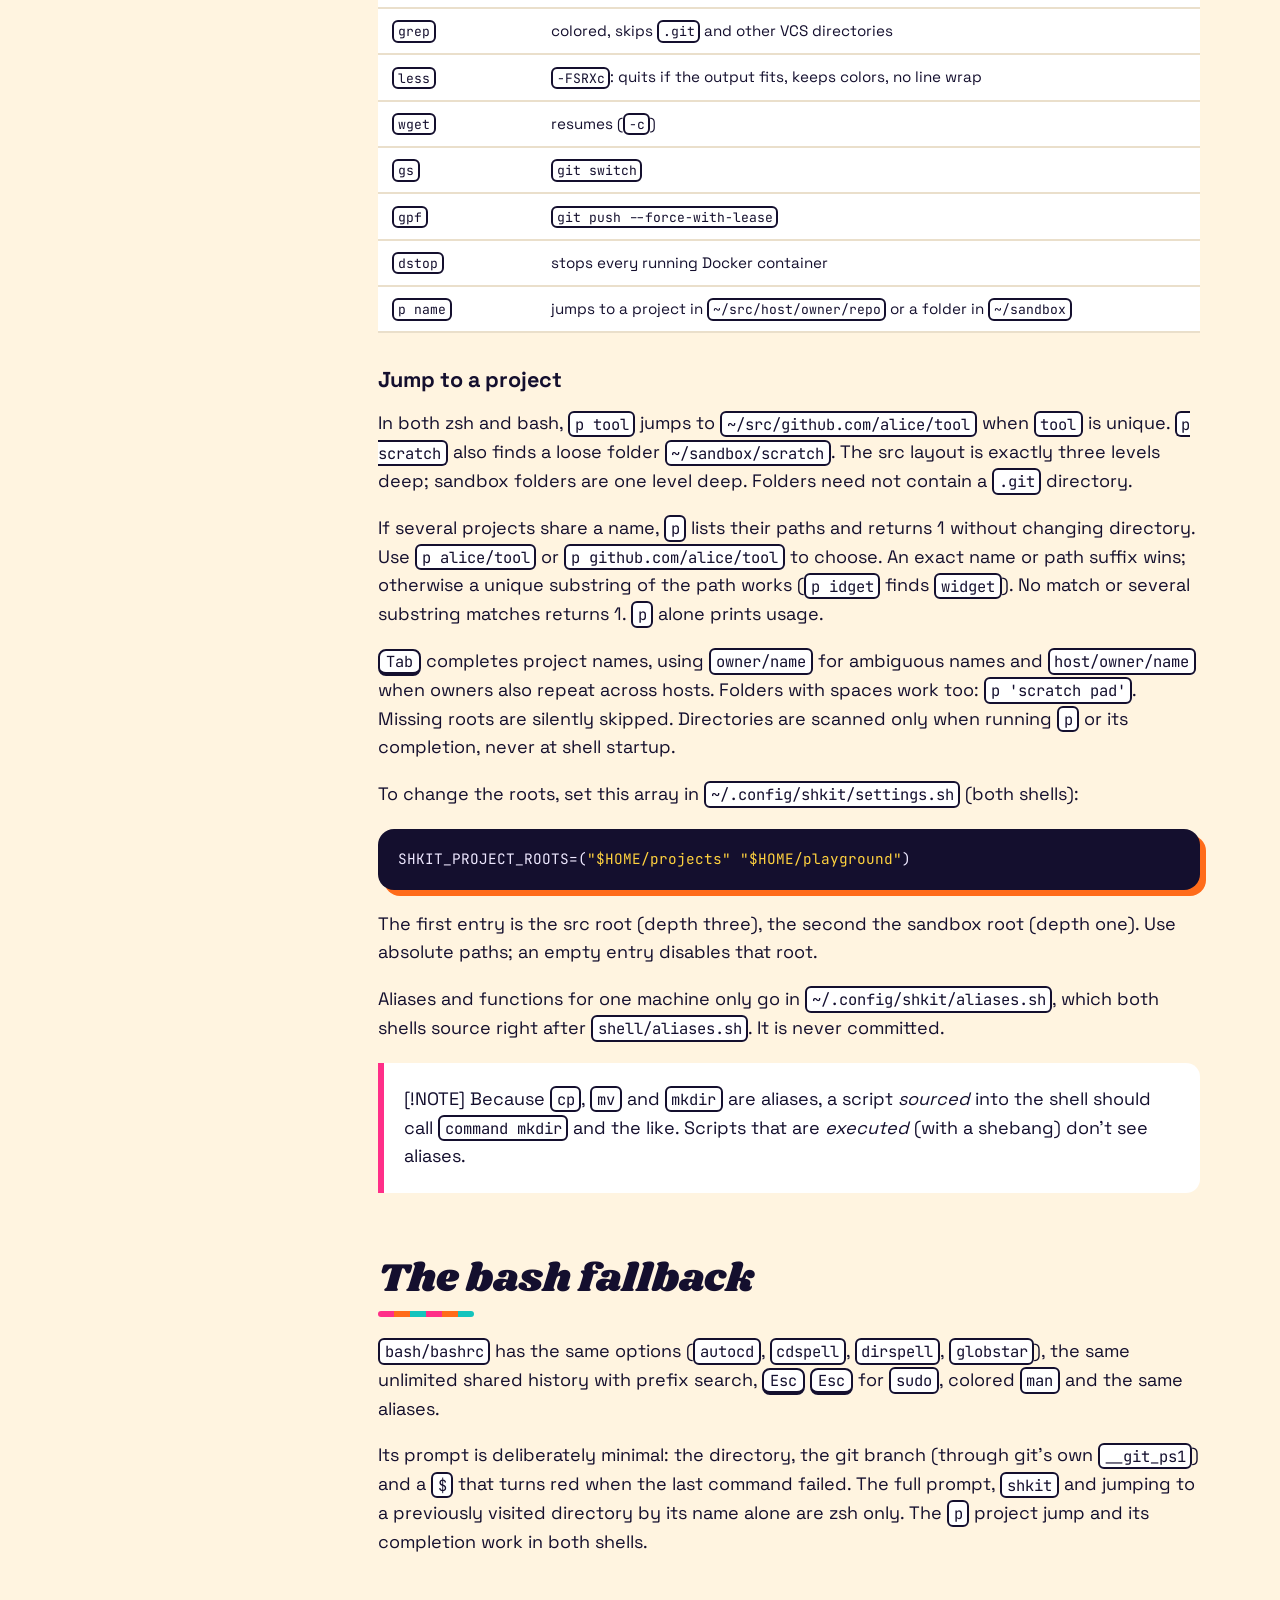
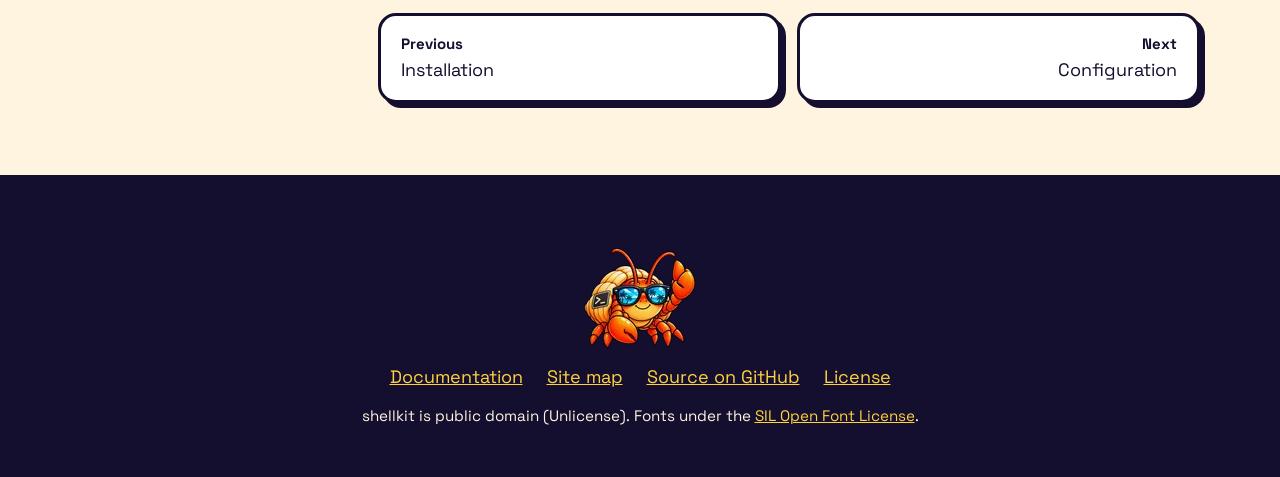
<file: docs/usage.html>
<!doctype html>
<html lang="en" class="" data-motion="off">
<head>
<meta charset="utf-8">
<meta name="viewport" content="width=device-width, initial-scale=1">
<title>Usage · shellkit docs</title>
<meta name="description" content="what the shells do for you day to day">
<link rel="canonical" href="https://fmatsos.github.io/shellkit/docs/usage.html">
<meta name="theme-color" content="#140f2e">
<meta property="og:type" content="website">
<meta property="og:site_name" content="shellkit">
<meta property="og:locale" content="en_US">
<meta property="og:title" content="Usage">
<meta property="og:description" content="what the shells do for you day to day">
<meta property="og:url" content="https://fmatsos.github.io/shellkit/docs/usage.html">
<meta property="og:image" content="https://fmatsos.github.io/shellkit/assets/og.jpg">
<meta property="og:image:type" content="image/jpeg">
<meta property="og:image:width" content="1200">
<meta property="og:image:height" content="630">
<meta property="og:image:alt" content="shellkit: an orange hermit crab in sunglasses, holding a wrench, dancing on a beach at sunset">
<meta name="twitter:card" content="summary_large_image">
<link rel="icon" href="../assets/favicon.png" type="image/png">
<link rel="apple-touch-icon" href="../assets/apple-touch-icon.png">
<link rel="preload" href="../assets/fonts/shrikhand.woff2" as="font" type="font/woff2" crossorigin>
<link rel="preload" href="../assets/fonts/space-grotesk.woff2" as="font" type="font/woff2" crossorigin>

<style>
/* shellkit site: one stylesheet for the landing page and the docs, inlined by build.py.
   ../ is replaced by the page's path to the site root. Every animation runs only
   under html[data-motion="on"] (set by the head script, toggled by #motion). */
/* optional, not swap: a font that arrives late is skipped for this view instead of reflowing the page (CLS) */
@font-face { font-family: "Shrikhand"; src: url(../assets/fonts/shrikhand.woff2) format("woff2"); font-display: optional; }
@font-face { font-family: "Space Grotesk"; src: url(../assets/fonts/space-grotesk.woff2) format("woff2"); font-weight: 300 700; font-display: optional; }
@font-face { font-family: "JetBrains Mono"; src: url(../assets/fonts/jetbrains-mono.woff2) format("woff2"); font-display: optional; }

:root {
  --orange: #ff6b1a; --magenta: #ff2e88; --teal: #14c4bd; --yellow: #ffd23f;
  --navy: #1d1541; --ink: #140f2e; --cream: #fff4e0; --purple: #7b3fe4; --paper: #fff;
  --radius: 22px; --shadow: 6px 6px 0 var(--ink);
  color-scheme: light;
}
* { box-sizing: border-box; }
html { scroll-behavior: smooth; scroll-padding-top: 88px; }
body {
  margin: 0; background: var(--cream); color: var(--ink);
  font: 1.125rem/1.6 "Space Grotesk", system-ui, sans-serif; overflow-x: hidden;
}
img { max-width: 100%; height: auto; display: block; }
a { color: inherit; }
code, pre, kbd { font-family: "JetBrains Mono", ui-monospace, monospace; }
h1, h2, h3 { line-height: 1.1; margin: 0 0 .5em; }
h1, h2 { font-family: "Shrikhand", cursive; font-weight: 400; }
h2 { font-size: clamp(2rem, 6vw, 3.4rem); }
h3 { font-size: 1.35rem; }
:where(ul.plain, ol.plain) { list-style: none; margin: 0; padding: 0; }
.wrap { width: min(1120px, 100% - 32px); margin-inline: auto; }
.sr-only { position: absolute; width: 1px; height: 1px; margin: -1px; padding: 0; overflow: hidden; clip-path: inset(50%); white-space: nowrap; border: 0; }
:focus-visible { outline: 3px solid var(--ink); outline-offset: 3px; box-shadow: 0 0 0 3px var(--cream); border-radius: 6px; }

/* ---------- header ---------- */
.skip { position: absolute; left: 16px; top: -100px; z-index: 30; background: var(--yellow); color: var(--ink); padding: 10px 18px; border: 3px solid var(--ink); border-radius: 999px; font-weight: 700; }
.skip:focus { top: 12px; }
.top { position: sticky; top: 0; z-index: 20; background: var(--ink); color: var(--cream); }
.top .wrap { display: flex; flex-wrap: wrap; align-items: center; gap: 8px 20px; min-height: 64px; padding: 8px 0; }
.brand { display: flex; align-items: center; gap: 10px; font-family: "Shrikhand", cursive; font-size: 1.4rem; text-decoration: none; margin-right: auto; }
.brand img { width: 40px; height: 40px; }
.top nav ul { display: flex; flex-wrap: wrap; gap: 4px 20px; }
.top nav a { text-decoration: none; font-weight: 700; padding: 6px 0; display: inline-block; }
.top nav a:hover, .top nav a[aria-current] { color: var(--yellow); text-decoration: underline; text-underline-offset: 6px; text-decoration-thickness: 3px; }
#motion {
  font: 700 .9rem "Space Grotesk", sans-serif; color: var(--ink); background: var(--teal); cursor: pointer;
  border: 2px solid var(--cream); border-radius: 999px; padding: 6px 14px; display: inline-flex; gap: 8px; align-items: center;
}
#motion[aria-pressed="false"] { background: var(--cream); }
#motion .on, #motion[aria-pressed="false"] .off { display: none; }
#motion[aria-pressed="false"] .on { display: inline; }
@media (max-width: 700px) { .top nav li.wide { display: none; } }

/* ---------- buttons, chips ---------- */
.btn {
  display: inline-block; padding: 12px 24px; border: 3px solid var(--ink); border-radius: 999px;
  background: var(--yellow); color: var(--ink); font-weight: 700; text-decoration: none; box-shadow: 4px 4px 0 var(--cream);
}
.btn.alt { background: var(--teal); }
.badges { display: flex; flex-wrap: wrap; gap: 10px; margin-top: 22px; font-size: .9rem; font-weight: 700; }
.badges li { border: 2px solid var(--teal); color: var(--cream); padding: 2px 12px; border-radius: 999px; }

/* ---------- hero (landing) and band (docs) ---------- */
.hero, .band { position: relative; overflow: hidden; isolation: isolate; border-bottom: 6px solid var(--ink); background: var(--orange); }
.hero::before, .band::before {
  content: ""; position: absolute; z-index: -1; inset: -60%;
  background: repeating-conic-gradient(from 0deg at 50% 50%, var(--orange) 0 10deg, var(--magenta) 10deg 20deg);
}
.hero .wrap { display: grid; grid-template-columns: 1fr 1.1fr; gap: 40px; align-items: center; padding: 56px 0 120px; }
.sticker {
  background: var(--ink); color: var(--cream); border-radius: var(--radius); padding: 32px;
  box-shadow: 10px 10px 0 var(--teal); transform: rotate(-2deg);
}
.sticker h1 { font-size: clamp(3.2rem, 10vw, 6.4rem); color: var(--yellow); text-shadow: 4px 4px 0 var(--magenta); margin-bottom: .25em; }
.sticker .tag { font-size: clamp(1.1rem, 2.4vw, 1.35rem); font-weight: 600; margin: 0; }
.cta { display: flex; flex-wrap: wrap; gap: 14px; margin-top: 26px; }
.art { border: 6px solid var(--ink); border-radius: var(--radius); box-shadow: 10px 10px 0 var(--ink); background: var(--yellow); transform: rotate(2deg); }
.art img { border-radius: calc(var(--radius) - 6px); }
.walker { position: absolute; left: 0; bottom: 6px; width: 96px; height: 96px; overflow: hidden; display: none; pointer-events: none; }
.walker img { width: 600%; max-width: none; height: 100%; }
@media (max-width: 860px) {
  .hero .wrap { grid-template-columns: 1fr; padding: 32px 0 116px; }
  .art { order: -1; transform: rotate(-1deg); }
  .sticker { transform: none; padding: 24px; }
}
.band .wrap { padding: 40px 0 44px; }
.band .sticker { display: inline-block; max-width: 100%; }
.band h1 { font-size: clamp(2.2rem, 7vw, 4rem); color: var(--yellow); text-shadow: 3px 3px 0 var(--magenta); margin: 0; overflow-wrap: anywhere; }
.band h1 code { font-family: inherit; }
.kicker { margin: 0 0 8px; font-weight: 700; }
.kicker a { color: var(--teal); }

/* ---------- landing: one full-viewport section per screen ---------- */
/* --hh: the sticky header's height, measured by site.js (it wraps on small screens) */
html.landing { scroll-padding-top: var(--hh, 64px); scroll-snap-type: y proximity; }
html.landing.snap { scroll-snap-type: y mandatory; }   /* only when every section fits the viewport */
html.landing.dragging { scroll-snap-type: none; scroll-behavior: auto; }
.sec { position: relative; min-height: calc(100svh - var(--hh, 64px)); display: flex; align-items: center; padding: 56px 0; scroll-snap-align: start; overflow: hidden; }
.sec > .wrap { position: relative; }
.landing .foot { scroll-snap-align: end; }
.hero.sec { padding: 32px 0 112px; }
.hero .wrap { padding: 0; }
.lead { font-size: 1.2rem; max-width: 60ch; }
.center { text-align: center; }
.center .lead { margin-inline: auto; }

.term-wrap { position: relative; margin: 36px auto 0; max-width: 1000px; text-align: left; }
.term { border: 5px solid var(--ink); border-radius: 16px; box-shadow: 10px 10px 0 var(--magenta); overflow: hidden; background: #1e2127; color: #abb2bf; }
.term-bar { display: flex; align-items: center; gap: 8px; padding: 10px 14px; background: #282c34; font: .85rem "JetBrains Mono", monospace; }
.term-bar i { width: 13px; height: 13px; border-radius: 50%; background: #ff5f57; }
.term-bar i:nth-child(2) { background: #febc2e; }
.term-bar i:nth-child(3) { background: #28c840; }
.term-bar span { flex: 1; text-align: center; margin-right: 60px; }
.term-body { padding: 18px 22px; font: clamp(.78rem, 1.6vw, 1.05rem)/1.8 "JetBrains Mono", monospace; }
.term-body p { margin: 0; display: flex; flex-wrap: wrap; white-space: pre-wrap; }
.t-dir, .t-add { color: #98c379; }
.t-git { color: #56b6c2; }
.t-dirty, .t-agent { color: #e5a045; }
.t-del { color: #e06c75; }
.t-q { color: #b39cf5; }
.t-warn { color: #e5c07b; }
.t-mr { position: relative; color: #b39cf5; }
.t-spin { position: absolute; left: 0; display: none; }
.t-right { margin-left: auto; padding-left: 24px; }
.t-cmd { color: #e6e6e6; }
.t-cur { display: inline-block; width: .6em; height: 1.2em; margin-left: 2px; vertical-align: -.2em; background: #9aa0aa; }

.stats { display: grid; grid-template-columns: repeat(3, 1fr); gap: 20px; margin-top: 40px; }
.stats li { background: var(--teal); border: 4px solid var(--ink); border-radius: var(--radius); box-shadow: var(--shadow); padding: 16px; text-align: center; }
.stats li:nth-child(2) { background: var(--yellow); rotate: -2deg; }
.stats li:nth-child(3) { background: var(--orange); }
.stats b { display: block; font-family: "Shrikhand", cursive; font-weight: 400; font-size: clamp(1.8rem, 4vw, 2.5rem); line-height: 1.2; }
@media (max-width: 640px) { .stats { grid-template-columns: 1fr; gap: 12px; } .stats li { padding: 8px; } .stats li:nth-child(2) { rotate: none; } }

.features { background: var(--navy); color: var(--cream); }
.features h2 { color: var(--yellow); }
.cards { position: relative; margin-top: 110px; }  /* room for the crab standing on the cards */
.grid { display: grid; grid-template-columns: repeat(4, 1fr); gap: 24px; }
.card { background: var(--cream); color: var(--ink); border: 4px solid var(--ink); border-radius: var(--radius); box-shadow: 8px 8px 0 var(--c, var(--teal)); overflow: hidden; }
.card img { width: 100%; aspect-ratio: 4 / 3; object-fit: cover; border-bottom: 4px solid var(--ink); }
.card div { padding: 14px 18px 18px; }
.card h3 { font-size: 1.2rem; margin-bottom: .3em; }
.card p { margin: 0; font-size: 1rem; }
.card:nth-child(2) { --c: var(--magenta); }
.card:nth-child(3) { --c: var(--yellow); }
.card:nth-child(4) { --c: var(--orange); }
.walker.on-cards { top: 0; bottom: auto; animation: none; transform-origin: 50% 100%; }  /* placed and moved by site.js */
@media (max-width: 1000px) { .grid { grid-template-columns: repeat(2, 1fr); } }
@media (max-width: 640px) { .cards { margin-top: 84px; } .walker.on-cards { width: 76px; height: 76px; } }
@media (max-width: 640px) {  /* a sideways carousel: the four cards don't fit one screen */
  .grid { display: flex; overflow-x: auto; scroll-snap-type: x mandatory; gap: 16px; padding: 4px 4px 16px; }
  .card { flex: 0 0 min(82%, 340px); scroll-snap-align: center; }
}

.more-sec { background: var(--navy); color: var(--cream); border-top: 6px dashed var(--teal); }
.more-sec h2 { color: var(--yellow); }
.more { display: grid; grid-template-columns: repeat(3, 1fr); gap: 18px; margin-top: 36px; }
.more li { position: relative; border: 3px dashed var(--teal); border-radius: 16px; padding: 16px 18px 16px 52px; }
.more li::before { content: "✓"; position: absolute; left: 14px; top: 14px; width: 26px; height: 26px; border-radius: 50%; background: var(--teal); color: var(--ink); font-weight: 700; display: grid; place-items: center; }
.more b { color: var(--yellow); }
@media (max-width: 1000px) { .more { grid-template-columns: repeat(2, 1fr); } }
@media (max-width: 640px) { .more { grid-template-columns: 1fr; gap: 10px; } .more li { padding: 10px 12px 10px 46px; font-size: 1rem; } .more li::before { top: 10px; } }

.start { background: var(--yellow); }
.steps { display: grid; grid-template-columns: 1fr 1.45fr; gap: 20px 32px; margin-top: 24px; counter-reset: step; }
.steps > li { display: grid; grid-template-columns: 52px 1fr; gap: 14px; align-items: start; counter-increment: step; }
.steps > li:nth-child(2) { grid-column: 2; grid-row: 1 / span 2; }
.steps > li::before {
  content: counter(step); width: 52px; height: 52px; border-radius: 50%; background: var(--magenta); color: var(--ink);
  border: 4px solid var(--ink); display: grid; place-items: center; font-family: "Shrikhand", cursive; font-size: 1.5rem; box-shadow: 4px 4px 0 var(--ink);
}
.steps h3 { margin: 4px 0 2px; }
.steps p { margin: 0; font-size: 1rem; }
.start pre { font-size: .84rem; line-height: 1.6; padding: 14px 16px; }
.needs { margin: 24px 0 0; font-size: 1rem; }
@media (max-width: 900px) { .steps { grid-template-columns: 1fr; } .steps > li:nth-child(2) { grid-column: auto; grid-row: auto; } }
@media (max-width: 560px) { .steps > li { grid-template-columns: 1fr; gap: 6px; } .steps > li::before { width: 44px; height: 44px; font-size: 1.2rem; } }
.code { position: relative; }
.code pre { padding-top: 46px; }  /* the copy button sits above the text, which keeps the full width */
.copy {
  position: absolute; top: 12px; right: 10px; font: 700 .85rem "Space Grotesk", sans-serif; cursor: pointer;
  background: var(--teal); border: 2px solid var(--cream); color: var(--ink); border-radius: 999px; padding: 4px 14px; min-height: 32px;
}

.sec .docs-grid { grid-template-columns: repeat(3, 1fr); }
@media (max-width: 900px) { .sec .docs-grid { grid-template-columns: repeat(2, 1fr); } }
@media (max-width: 480px) { .sec .docs-grid { gap: 10px; } .sec .docs-grid a { padding: 10px 12px; } .sec .docs-grid span { display: none; } }  /* titles only: each page has its summary */

/* the crab buddies: one per section, decorative, only with animations on */
.buddy { position: absolute; z-index: 2; width: 128px; height: 128px; overflow: hidden; display: none; pointer-events: none; }
.buddy img { width: 600%; max-width: none; height: 100%; }
.b-point { left: -34px; top: -118px; }
.b-dance { right: 0; top: -40px; }
.b-type { right: 0; top: -24px; }
.b-read { right: 0; top: -44px; }
@media (max-width: 640px) { .buddy { width: 88px; height: 88px; } .b-point { left: -8px; top: -84px; } .b-dance, .b-type, .b-read { top: -30px; } }

/* the scroll rail: section links, and the crab as a draggable thumb */
.rail { position: fixed; z-index: 15; right: 14px; top: calc(50% + var(--hh, 64px) / 2); translate: 0 -50%; width: 40px; height: min(60vh, 420px); }
.rail::before { content: ""; position: absolute; left: 50%; top: 12px; bottom: 12px; width: 6px; translate: -50% 0; border-radius: 3px; background: var(--ink); box-shadow: 0 0 0 2px var(--cream); }
.rail ol { position: relative; height: 100%; display: flex; flex-direction: column; justify-content: space-between; align-items: center; }
.rail a { position: relative; display: grid; place-items: center; width: 28px; height: 28px; border-radius: 50%; }
.rail a::before { content: ""; width: 14px; height: 14px; border-radius: 50%; background: var(--cream); border: 3px solid var(--ink); }
.rail a[aria-current]::before { background: var(--yellow); scale: 1.3; }
.rail a span { position: absolute; right: 40px; white-space: nowrap; background: var(--ink); color: var(--cream); font-weight: 700; font-size: .9rem; padding: 4px 12px; border-radius: 999px; box-shadow: 3px 3px 0 var(--magenta); opacity: 0; pointer-events: none; }
.rail a:hover span, .rail a:focus-visible span { opacity: 1; }
.rail.quiet a span { opacity: 0 !important; }
.rail-thumb { position: absolute; left: 50%; top: 0; width: 40px; height: 40px; margin-left: -20px; cursor: grab; touch-action: none; }
.rail-thumb:active { cursor: grabbing; }
.rail-thumb img { width: 40px; height: 40px; filter: drop-shadow(2px 2px 0 var(--ink)); }
@media (min-width: 701px) { html.landing { scrollbar-width: none; } html.landing::-webkit-scrollbar { display: none; } }
@media (max-width: 700px) { .rail { display: none; } }

table { width: 100%; border-collapse: collapse; background: var(--paper); font-size: .95rem; }
th, td { padding: 10px 14px; text-align: left; border-bottom: 2px solid #eadfcb; vertical-align: top; }
thead th, th[scope="col"] { background: var(--purple); color: var(--cream); }
caption { text-align: left; font-weight: 700; padding: 0 0 8px; }
.table { margin: 24px 0; overflow-x: auto; border: 4px solid var(--ink); border-radius: 16px; box-shadow: var(--shadow); background: var(--paper); }

.docs-grid { display: grid; grid-template-columns: repeat(auto-fit, minmax(min(230px, 100%), 1fr)); gap: 16px; margin-top: 32px; }
.docs-grid a {
  display: block; height: 100%; text-decoration: none; padding: 18px 20px; border: 3px solid var(--ink); border-radius: 18px;
  background: var(--paper); box-shadow: 5px 5px 0 var(--ink);
}
.docs-grid a:hover { background: var(--teal); }
.docs-grid b { display: block; font-size: 1.1rem; }
.docs-grid span { font-size: .95rem; }

/* ---------- docs ---------- */
.doc { display: grid; grid-template-columns: 250px minmax(0, 1fr); gap: 48px; padding: 48px 0 72px; }
.toc ul { position: sticky; top: 88px; display: grid; gap: 6px; }
.toc a { display: block; text-decoration: none; font-weight: 600; padding: 8px 14px; border: 3px solid transparent; border-radius: 14px; }
.toc a:hover { border-color: var(--ink); background: var(--paper); }
.toc a[aria-current="page"] { background: var(--ink); color: var(--yellow); box-shadow: 4px 4px 0 var(--magenta); }
@media (max-width: 900px) {
  .doc { grid-template-columns: minmax(0, 1fr); gap: 24px; }
  .toc ul { position: static; display: flex; flex-wrap: wrap; }
  .toc a { border-color: var(--ink); background: var(--paper); padding: 4px 12px; }
}
.prose { max-width: 78ch; }
.prose > :first-child { margin-top: 0; }
.prose h2 { font-size: clamp(1.8rem, 5vw, 2.5rem); margin-top: 1.6em; }
.prose h2::after { content: ""; display: block; width: 96px; height: 6px; margin-top: 10px; border-radius: 3px; background: repeating-linear-gradient(90deg, var(--magenta) 0 16px, var(--orange) 16px 32px, var(--teal) 32px 48px); }
.prose h3 { margin-top: 1.6em; }
.prose a { text-decoration-color: var(--magenta); text-decoration-thickness: 2px; text-underline-offset: 3px; }
.prose a:hover { background: var(--yellow); }
.prose :not(pre) > code { background: var(--paper); border: 2px solid var(--ink); border-radius: 6px; padding: .05em .3em; font-size: .86em; overflow-wrap: anywhere; }
.prose h3 code { font-size: .9em; }
pre {
  margin: 12px 0 0; padding: 18px 20px; background: var(--ink); color: #eee8ff; border-radius: 16px;
  box-shadow: 6px 6px 0 var(--orange); font-size: .9rem; line-height: 1.7; white-space: pre-wrap; overflow-wrap: anywhere;
}
.prose pre { margin: 20px 0; }
pre .c, .pl-c { color: #b3aad9; }
pre .p { color: var(--teal); }
.pl-s, .pl-pds { color: var(--yellow); }
.pl-k { color: #ff9ccd; }
.pl-c1, .pl-v { color: #6ff0e8; }
.pl-en { color: #ffb487; }
.pl-ent { color: #a6f0a6; }
kbd { background: var(--paper); border: 2px solid var(--ink); border-bottom-width: 4px; border-radius: 8px; padding: 0 .4em; font-size: .85em; }
.prose blockquote { margin: 20px 0; padding: 4px 20px; border-left: 6px solid var(--magenta); background: var(--paper); border-radius: 0 14px 14px 0; }
.markdown-alert { margin: 24px 0; padding: 14px 20px; background: var(--paper); border: 4px solid var(--ink); border-radius: 16px; box-shadow: 6px 6px 0 var(--a, var(--teal)); }
.markdown-alert > :last-child { margin-bottom: 0; }
.markdown-alert-title { display: flex; align-items: center; gap: 8px; font-weight: 700; margin: 0 0 6px; }
.markdown-alert svg { fill: currentColor; }
.markdown-alert-tip { --a: var(--yellow); }
.markdown-alert-warning, .markdown-alert-caution, .markdown-alert-important { --a: var(--magenta); }
.prose img { border: 5px solid var(--ink); border-radius: 16px; box-shadow: 8px 8px 0 var(--magenta); margin: 12px 0; }
.pager { display: flex; flex-wrap: wrap; justify-content: space-between; gap: 16px; margin-top: 56px; }
.pager a { flex: 1 1 240px; text-decoration: none; padding: 16px 20px; border: 3px solid var(--ink); border-radius: 18px; background: var(--paper); box-shadow: 5px 5px 0 var(--ink); }
.pager a:hover { background: var(--teal); }
.pager .next { text-align: right; }
.pager small { display: block; font-weight: 700; }

/* ---------- footer ---------- */
.foot { background: var(--ink); color: var(--cream); padding: 48px 0; text-align: center; }
.dancer { width: 128px; height: 128px; margin: 0 auto 12px; overflow: hidden; }
.foot ul { display: flex; flex-wrap: wrap; justify-content: center; gap: 8px 24px; margin: 12px 0; }
.foot a { color: var(--yellow); }
.foot p { margin: 8px 0 0; font-size: .95rem; }

/* ---------- fun: every loop and every "not shown yet" state needs [data-motion="on"] ---------- */
@keyframes spin { to { transform: rotate(1turn); } }
@keyframes bob { 50% { translate: 0 -10px; } }
@keyframes frames { to { transform: translateX(-100%); } }
@keyframes walk {
  0% { transform: translateX(-110px); } 49.9% { transform: translateX(calc(100vw + 10px)) scaleX(1); }
  50% { transform: translateX(calc(100vw + 10px)) scaleX(-1); } 100% { transform: translateX(-110px) scaleX(-1); }
}
@keyframes wiggle { 25% { rotate: -2deg; } 75% { rotate: 2deg; } }
@keyframes boing { 30% { scale: 1.12 .9; } 60% { scale: .95 1.08; } }
@keyframes pop { to { transform: translate(var(--dx), var(--dy)) rotate(var(--r)); opacity: 0; } }
@keyframes sway { 0%, 100% { transform: translateY(0) rotate(-5deg); } 25%, 75% { transform: translateY(-10px) rotate(0deg); } 50% { transform: translateY(0) rotate(5deg); } }
@keyframes seg { from { opacity: 0; transform: translateY(8px); } }
@keyframes spinner { 0%, 48% { opacity: 0; } 49%, 99% { opacity: 1; } 100% { opacity: 0; } }
@keyframes type { from { width: 0; } }
@keyframes blink { 50% { opacity: 0; } }
@keyframes tick { from { scale: 0; rotate: -120deg; } }
@keyframes buddyin { from { opacity: 0; transform: translateY(48px) scale(.5); } }

[data-motion="on"] .hero::before, [data-motion="on"] .band::before { animation: spin 90s linear infinite; }
[data-motion="on"] .art { animation: bob 5s ease-in-out infinite; transition: transform .2s; transform: rotate(2deg) perspective(900px) rotateX(var(--ty, 0deg)) rotateY(var(--tx, 0deg)); }
[data-motion="on"] .walker { display: block; animation: walk 26s linear infinite; }
[data-motion="on"] .walker.on-cards { animation: none; }
[data-motion="on"] .walker img { animation: frames .7s steps(6) infinite; }
[data-motion="on"] .buddy { display: block; }
[data-motion="on"] .buddy img { animation: frames 1.3s steps(6) infinite; }
[data-motion="on"] .b-dance img { animation-duration: 2.2s; }   /* slow steps under a smooth sway read as fluid */
[data-motion="on"] .dancer { animation: sway 3.2s ease-in-out infinite; }
[data-motion="on"] .dancer img { animation: frames 1.8s steps(6) infinite; }
[data-motion="on"] .t-cur { animation: blink 1.1s steps(1) infinite; }
[data-motion="on"] .docs-grid a:hover, [data-motion="on"] .pager a:hover { animation: wiggle .4s ease-in-out; }
[data-motion="on"] .btn:hover, [data-motion="on"] .copy:hover, [data-motion="on"] .stats li:hover, [data-motion="on"] .brand:hover img { animation: boing .5s ease-in-out; }

/* a section plays its entrance each time it becomes the current one (site.js adds .active); under 5 s */
[data-motion="on"].ready .enter { transition: opacity .6s, transform .7s cubic-bezier(.3, 1.5, .5, 1); transition-delay: calc(var(--d, 0) * 110ms); }
[data-motion="on"].ready .sec:not(.active) .enter { opacity: 0; transform: translateY(40px) scale(.95); transition-delay: 0s; }
[data-motion="on"].ready .sec:not(.active) :is(.buddy, .seg, .ln) { opacity: 0; }
[data-motion="on"].ready .sec:not(.active) .more li::before { opacity: 0; }
[data-motion="on"].ready .sec.active .buddy { animation: buddyin .7s cubic-bezier(.3, 1.5, .5, 1) .4s both; }
[data-motion="on"].ready .sec.active .b-dance { transform-origin: 50% 100%; animation: buddyin 1s cubic-bezier(.22, 1.2, .36, 1) .5s both, dance 3.6s ease-in-out 1.5s infinite; }
@keyframes dance { 25% { rotate: -4deg; translate: -3px -6px; } 50% { rotate: 0deg; translate: 0 0; } 75% { rotate: 4deg; translate: 3px -6px; } }
[data-motion="on"].ready .more-sec .enter { transition: opacity .9s ease-out, transform 1.1s cubic-bezier(.22, 1, .36, 1); transition-delay: calc(var(--d, 0) * 160ms); }
[data-motion="on"].ready .sec.active .more li::before { animation: tick .7s cubic-bezier(.3, 1.3, .5, 1) calc(var(--d, 0) * 160ms + .7s) both; }
[data-motion="on"].ready .sec.active .seg { animation: seg .35s calc(var(--t) * 1s + .5s) both; }
[data-motion="on"].ready .sec.active .t-spin { display: inline-block; animation: spinner 2.8s linear both, spin .8s linear infinite; }
[data-motion="on"].ready .sec.active .t-cmd { display: inline-block; width: 8ch; overflow: hidden; white-space: nowrap; vertical-align: bottom; animation: type .8s steps(8) 3.1s both; }
[data-motion="on"].ready .sec.active .more li::before { animation: tick .45s cubic-bezier(.3, 1.6, .5, 1) calc(var(--d, 0) * 110ms + .5s) both; }
[data-motion="on"].ready .sec.active .ln { animation: seg .3s calc(var(--i) * .22s + var(--d, 0) * .3s + .5s) both; }
.confetti { position: fixed; z-index: 40; width: 10px; height: 10px; border-radius: 3px; pointer-events: none; animation: pop .9s cubic-bezier(.2, .7, .4, 1) forwards; }
.dancer img { max-width: none; width: 768px; height: 128px; }
main:focus { outline: none; box-shadow: none; }
.doc.one { grid-template-columns: minmax(0, 1fr); }
.table code { overflow-wrap: normal; white-space: nowrap; }
html[data-motion="off"] { scroll-behavior: auto; }
.toc code, .pager code, .docs-grid code { font-family: inherit; }

/* the transition between sections: a full-screen veil, shaped by site.js, dressed by its kind */
.veil { display: none; position: fixed; inset: 0; z-index: 60; place-items: center; pointer-events: none; background: var(--navy); }
.veil.on { display: grid; }
.veil-line { font: 400 clamp(2.2rem, 1.4rem + 4vw, 4.4rem) "Shrikhand", cursive; color: var(--yellow); text-shadow: 2px 2px 0 var(--ink), -2px -2px 0 var(--ink), 2px -2px 0 var(--ink), -2px 2px 0 var(--ink), 0 2px 0 var(--ink), 0 -2px 0 var(--ink), 6px 6px 0 var(--ink); padding: 0 16px; text-align: center; }
.veil[data-kind="wave"] { background: linear-gradient(180deg, #fff4e0 0 2%, var(--teal) 6%, #0e8f8a 100%); }
.veil[data-kind="segments"] { background: linear-gradient(115deg, var(--orange) 0 25%, var(--magenta) 25% 50%, var(--purple) 50% 75%, var(--teal) 75%); }
.veil[data-kind="sunburst"] { background: repeating-conic-gradient(from 0deg at 50% 50%, var(--yellow) 0 10deg, var(--orange) 10deg 20deg); }
.veil[data-kind="sunburst"] .veil-line { color: var(--cream); }
.veil[data-kind="dots"] { background: radial-gradient(var(--cream) 22%, transparent 24%) 0 0 / 36px 36px, var(--magenta); }
.veil[data-kind="dots"] .veil-line { color: var(--yellow); }
.veil[data-kind="shell"] { background: repeating-linear-gradient(45deg, var(--orange) 0 18px, #ff8a40 18px 36px); }
.veil[data-kind="shell"] .veil-line { color: var(--cream); }
.veil[data-kind="book"] { background: var(--purple); box-shadow: inset 0 0 0 10px var(--ink), inset 0 0 0 14px var(--yellow); }

</style>
<script>
/* animations: on unless the visitor turned them off here, or asks for reduced motion */
try { var m = localStorage.getItem("shkit-motion"); } catch (e) {}
document.documentElement.dataset.motion = m || (matchMedia("(prefers-reduced-motion: reduce)").matches ? "off" : "on");
</script>
</head>
<body>
<a class="skip" href="#main">Skip to content</a>
<header class="top">
  <div class="wrap">
    <a class="brand" href="../"><img src="../assets/mascot-96.webp" alt="" width="96" height="96">shellkit</a>
    <nav aria-label="Main">
      <ul class="plain">
        <li class="wide"><a href="../#features">Features</a></li>
        <li class="wide"><a href="../#start">Quick start</a></li>
        <li><a href="../docs/">Docs</a></li>
        <li><a href="https://github.com/fmatsos/shellkit">GitHub</a></li>
      </ul>
    </nav>
    <button id="motion" type="button" aria-pressed="true" hidden><span aria-hidden="true" class="off">⏸</span><span aria-hidden="true" class="on">▶</span>Animations</button>
  </div>
</header>
<main id="main" tabindex="-1">
<div class="band"><div class="wrap"><div class="sticker"><p class="kicker"><a href="index.html">shellkit docs</a></p><h1>Usage</h1></div></div></div>
<div class="wrap doc">
<nav class="toc" aria-label="Documentation pages"><ul class="plain">
<li><a href="installation.html">Installation</a></li>
<li><a href="usage.html" aria-current="page">Usage</a></li>
<li><a href="configuration.html">Configuration</a></li>
<li><a href="shkit.html"><code>shkit</code> reference</a></li>
<li><a href="prompt.html">The prompt</a></li>
<li><a href="themes.html">Writing a theme</a></li>
<li><a href="blocks.html">Writing a block</a></li>
<li><a href="plugins.html">Plugins</a></li>
<li><a href="development.html">Development</a></li>
</ul></nav>
<div class="prose">
<p>What the shells do once installed. zsh is the main shell. bash mirrors its
options and aliases, but with a minimal prompt.</p>
<ul>
<li><a href="#jump-to-a-directory-by-its-name">Jump to a directory by its name</a></li>
<li><a href="#history">History</a></li>
<li><a href="#keys">Keys</a></li>
<li><a href="#options">Options</a></li>
<li><a href="#completion">Completion</a></li>
<li><a href="#aliases-and-functions">Aliases and functions</a></li>
<li><a href="#the-bash-fallback">The bash fallback</a></li>
</ul>
<h2 id="jump-to-a-directory-by-its-name">Jump to a directory by its name</h2>
<p>Type the last segment of a directory you visited before, alone on the line:</p>
<div class="highlight highlight-text-shell-session"><pre>$ <span class="pl-s1">acme-shop</span>
$ <span class="pl-s1"><span class="pl-c1">pwd</span></span>
<span class="pl-c1">/home/me/code/acme-shop</span></pre></div>
<p>The most recently visited directory with that name wins. The line is rewritten
to <code>cd /home/me/code/acme-shop</code> before it runs, so the history records the real path.</p>
<p>A word that is a command, an alias, a function or a directory in the current
directory keeps its usual meaning. The list of visited directories is
<code>~/.cache/zsh/recent-dirs</code> (the last 500, via zsh's <code>cdr</code>).</p>
<p><kbd>Tab</kbd> on the first word completes those directories too, next to commands
and local directories: <code>acme-s</code> <kbd>Tab</kbd> → <code>~/code/acme-shop</code>, the full path
in place of the name (case-insensitive). Several match: the menu lists their paths.</p>
<p>While the line is a single word, what <kbd>Enter</kbd> will do with it shows in
color after the cursor (never part of the line): <code>(b)</code> a command (binary, alias,
function, builtin), <code>(d)</code> a directory, <code>(f)</code> a file. While the <kbd>Tab</kbd> menu is
open it waits for the choice.</p>
<p><code>AUTO_CD</code> is on too: <code>www</code> alone is <code>cd www</code>, and <code>..</code> is <code>cd ..</code>.</p>
<h2 id="history">History</h2>
<ul>
<li>
<strong>One unlimited history</strong>, written as you go (<code>INC_APPEND_HISTORY</code>), so a new tab
sees the commands of the others.</li>
<li>
<strong>Duplicates are dropped</strong>. A command starting with a space isn't recorded.
<code>exit</code>, <code>ls</code>, <code>bg</code>, <code>fg</code>, <code>history</code> and <code>clear</code> are never recorded.</li>
<li>
<strong><kbd>↑</kbd> / <kbd>↓</kbd> search</strong> the history for what is already typed.</li>
<li>
<strong><code>!!</code> and other expansions</strong> are shown for review before they run (<code>HIST_VERIFY</code>).</li>
<li>Commands keep their timestamp (<code>EXTENDED_HISTORY</code>): <code>history -i</code> shows it.</li>
</ul>
<h2 id="keys">Keys</h2>
<table>
<thead>
<tr>
<th>Key</th>
<th>Action</th>
</tr>
</thead>
<tbody>
<tr>
<td>
<kbd>Esc</kbd> <kbd>Esc</kbd>
</td>
<td>toggle <code>sudo </code> in front of the line; on an empty line, the last command with <code>sudo</code>
</td>
</tr>
<tr>
<td>
<kbd>↑</kbd> / <kbd>↓</kbd>
</td>
<td>history search on the current prefix</td>
</tr>
<tr>
<td><kbd>Tab</kbd></td>
<td>completion menu (arrow keys to pick), with one typo forgiven</td>
</tr>
</tbody>
</table>
<p>Key bindings are Emacs style (<code>bindkey -e</code>).</p>
<h2 id="options">Options</h2>
<table>
<thead>
<tr>
<th>Option</th>
<th>Effect</th>
</tr>
</thead>
<tbody>
<tr>
<td><code>AUTO_CD</code></td>
<td>a directory name alone changes into it</td>
</tr>
<tr>
<td><code>INTERACTIVE_COMMENTS</code></td>
<td>
<code># comments</code> work on the command line</td>
</tr>
<tr>
<td>recursive <code>**</code>
</td>
<td>
<code>ls **/*.php</code> walks subdirectories (built into zsh, <code>globstar</code> in bash)</td>
</tr>
<tr>
<td>colored <code>man</code>
</td>
<td>bold, underlined and highlighted text in color</td>
</tr>
</tbody>
</table>
<h2 id="completion">Completion</h2>
<ul>
<li>Case-insensitive, with a selection menu, and one typo fixed on <kbd>Tab</kbd>
(<code>cd Dwonloads</code> → <code>Downloads</code>).</li>
<li>
<strong>Generated completions</strong> for <code>codex</code>, <code>symfony</code>, <code>npm</code> and <code>composer</code>, created by
the install scripts. Run them again after upgrading one of those tools.</li>
<li>
<strong><code>aws</code></strong> through <code>aws_completer</code> when it is installed.</li>
<li>
<strong><code>git task &lt;prefix&gt;</code></strong> completes the local branches whose last segment starts
with <code>&lt;prefix&gt;</code>, case-insensitive: <code>feature/SHOP-42_checkout</code> matches <code>shop-42</code>.</li>
</ul>
<h2 id="aliases-and-functions">Aliases and functions</h2>
<p>Defined in <code>shell/aliases.sh</code>, the same in bash and zsh.</p>
<table>
<thead>
<tr>
<th>Name</th>
<th>Does</th>
</tr>
</thead>
<tbody>
<tr>
<td>
<code>ll</code> / <code>l</code> / <code>la</code>
</td>
<td>
<code>ls -lAFh</code> / <code>ls -lha</code> / <code>ls -lhA</code>, colored on Linux and macOS</td>
</tr>
<tr>
<td>
<code>cp</code>, <code>mv</code>
</td>
<td>interactive and verbose (<code>-iv</code>)</td>
</tr>
<tr>
<td><code>mkdir</code></td>
<td>creates parents, verbose (<code>-pv</code>)</td>
</tr>
<tr>
<td><code>grep</code></td>
<td>colored, skips <code>.git</code> and other VCS directories</td>
</tr>
<tr>
<td><code>less</code></td>
<td>
<code>-FSRXc</code>: quits if the output fits, keeps colors, no line wrap</td>
</tr>
<tr>
<td><code>wget</code></td>
<td>resumes (<code>-c</code>)</td>
</tr>
<tr>
<td><code>gs</code></td>
<td><code>git switch</code></td>
</tr>
<tr>
<td><code>gpf</code></td>
<td><code>git push --force-with-lease</code></td>
</tr>
<tr>
<td><code>dstop</code></td>
<td>stops every running Docker container</td>
</tr>
<tr>
<td><code>p name</code></td>
<td>jumps to a project in <code>~/src/host/owner/repo</code> or a folder in <code>~/sandbox</code>
</td>
</tr>
</tbody>
</table>
<h3 id="jump-to-a-project">Jump to a project</h3>
<p>In both zsh and bash, <code>p tool</code> jumps to <code>~/src/github.com/alice/tool</code> when
<code>tool</code> is unique. <code>p scratch</code> also finds a loose folder <code>~/sandbox/scratch</code>.
The src layout is exactly three levels deep; sandbox folders are one level deep.
Folders need not contain a <code>.git</code> directory.</p>
<p>If several projects share a name, <code>p</code> lists their paths and returns 1 without
changing directory. Use <code>p alice/tool</code> or <code>p github.com/alice/tool</code> to choose.
An exact name or path suffix wins; otherwise a unique substring of the path
works (<code>p idget</code> finds <code>widget</code>). No match or several substring matches returns 1.
<code>p</code> alone prints usage.</p>
<p><kbd>Tab</kbd> completes project names, using <code>owner/name</code> for ambiguous names
and <code>host/owner/name</code> when owners also repeat across hosts. Folders with spaces
work too: <code>p 'scratch pad'</code>. Missing roots are silently skipped. Directories are
scanned only when running <code>p</code> or its completion, never at shell startup.</p>
<p>To change the roots, set this array in <code>~/.config/shkit/settings.sh</code> (both shells):</p>
<div class="highlight highlight-source-shell"><pre>SHKIT_PROJECT_ROOTS=(<span class="pl-s"><span class="pl-pds">"</span><span class="pl-smi">$HOME</span>/projects<span class="pl-pds">"</span></span> <span class="pl-s"><span class="pl-pds">"</span><span class="pl-smi">$HOME</span>/playground<span class="pl-pds">"</span></span>)</pre></div>
<p>The first entry is the src root (depth three), the second the sandbox root
(depth one). Use absolute paths; an empty entry disables that root.</p>
<p>Aliases and functions for one machine only go in <code>~/.config/shkit/aliases.sh</code>,
which both shells source right after <code>shell/aliases.sh</code>. It is never committed.</p>
<blockquote>
<p>[!NOTE]
Because <code>cp</code>, <code>mv</code> and <code>mkdir</code> are aliases, a script <em>sourced</em> into the shell
should call <code>command mkdir</code> and the like. Scripts that are <em>executed</em> (with a
shebang) don't see aliases.</p>
</blockquote>
<h2 id="the-bash-fallback">The bash fallback</h2>
<p><code>bash/bashrc</code> has the same options (<code>autocd</code>, <code>cdspell</code>, <code>dirspell</code>, <code>globstar</code>),
the same unlimited shared history with prefix search, <kbd>Esc</kbd>
<kbd>Esc</kbd> for <code>sudo</code>, colored <code>man</code> and the same aliases.</p>
<p>Its prompt is deliberately minimal: the directory, the git branch (through git's
own <code>__git_ps1</code>) and a <code>$</code> that turns red when the last command failed. The full
prompt, <code>shkit</code> and jumping to a previously visited directory by its name alone
are zsh only. The <code>p</code> project jump and its completion work in both shells.</p>

<nav class="pager" aria-label="Previous and next pages"><a class="prev" href="installation.html"><small>Previous</small>Installation</a><a class="next" href="configuration.html"><small>Next</small>Configuration</a></nav>
</div>
</div>
</main>
<footer class="foot">
  <div class="wrap">
    <div class="dancer" aria-hidden="true"><img src="[data-uri]" data-src="../assets/crab-dance.webp" alt="" width="768" height="128"></div>
    <nav aria-label="Footer">
      <ul class="plain">
        <li><a href="../docs/">Documentation</a></li>
        <li><a href="../sitemap.html">Site map</a></li>
        <li><a href="https://github.com/fmatsos/shellkit">Source on GitHub</a></li>
        <li><a href="https://github.com/fmatsos/shellkit/blob/main/LICENSE">License</a></li>
      </ul>
    </nav>
    <p>shellkit is public domain (Unlicense). Fonts under the <a href="../assets/fonts/LICENSE.txt">SIL Open Font License</a>.</p>
  </div>
</footer>
<p class="sr-only" role="status" id="status"></p>
<script>
/* shellkit site: the animations switch, copy buttons, hero tilt; on the landing page the
   full-screen sections, their entrances and the scroll rail. */
(() => {
  const html = document.documentElement, btn = document.getElementById("motion"), status = document.getElementById("status");
  const on = () => html.dataset.motion === "on";

  // decorative sprites: loaded after the page, and only while animations are on
  let loaded = false;
  const sprites = () => {
    if (loaded || !on() || document.readyState !== "complete") return;
    loaded = true;
    document.querySelectorAll("img[data-src]").forEach(i => { i.src = i.dataset.src; });
  };
  addEventListener("load", sprites);

  // RGAA 13.8: every looping animation can be stopped, and the choice sticks
  btn.hidden = false;
  btn.setAttribute("aria-pressed", String(on()));
  btn.addEventListener("click", () => {
    html.dataset.motion = on() ? "off" : "on";
    btn.setAttribute("aria-pressed", String(on()));
    try { localStorage.setItem("shkit-motion", html.dataset.motion); } catch (e) {}
    sprites();
  });

  // copy buttons: the commands without prompts or comments, a status message, confetti
  const colors = ["#ff6b1a", "#ff2e88", "#14c4bd", "#ffd23f", "#7b3fe4"];
  const confetti = (x, y) => {
    for (let i = 0; i < 24; i++) {
      const c = document.createElement("span"), a = Math.random() * 2 * Math.PI, d = 60 + Math.random() * 90;
      c.className = "confetti";
      c.style.cssText = `left:${x}px;top:${y}px;background:${colors[i % colors.length]};--dx:${Math.cos(a) * d}px;--dy:${Math.sin(a) * d}px;--r:${Math.random() * 720}deg`;
      c.addEventListener("animationend", () => c.remove());
      document.body.append(c);
    }
  };
  document.querySelectorAll(".copy").forEach(b => b.addEventListener("click", () => {
    const text = b.previousElementSibling.innerText.split("\n")
      .map(l => l.replace(/^\$ /, "").replace(/\s+# .*$/, "")).join("\n").trim();
    navigator.clipboard.writeText(text).then(() => {
      status.textContent = "Commands copied to the clipboard.";
      if (on()) { const r = b.getBoundingClientRect(); confetti(r.left + r.width / 2, r.top + r.height / 2); }
    }, () => { status.textContent = "Copy failed: select the commands and copy them by hand."; });
    setTimeout(() => { status.textContent = ""; }, 4000);
  }));

  // hero art follows the pointer a little
  const art = document.querySelector(".art");
  if (art && matchMedia("(hover: hover)").matches) {
    art.parentElement.addEventListener("pointermove", e => {
      const r = art.getBoundingClientRect();
      art.style.setProperty("--tx", ((e.clientX - r.left) / r.width - .5) * 10 + "deg");
      art.style.setProperty("--ty", ((e.clientY - r.top) / r.height - .5) * -10 + "deg");
    });
    art.parentElement.addEventListener("pointerleave", () => { art.style.removeProperty("--tx"); art.style.removeProperty("--ty"); });
  }

  if (!html.classList.contains("landing")) return;

  // ---- landing: sections, one screen each ----
  const secs = [...document.querySelectorAll(".sec")], top = document.querySelector(".top");
  const links = [...document.querySelectorAll(".rail a")];
  const max = () => document.documentElement.scrollHeight - innerHeight;

  // the typed lines of the quick start: one span per line, shown one after the other
  document.querySelectorAll(".start pre").forEach(pre => {
    pre.innerHTML = pre.innerHTML.split("\n").map((l, i) => `<span class="ln" style="--i:${i}">${l}</span>`).join("\n");
  });

  // mandatory snapping only when every section fits the screen; proximity otherwise (zoom, small screens)
  const fit = () => {
    html.style.setProperty("--hh", top.offsetHeight + "px");
    const room = innerHeight - top.offsetHeight + 1;
    html.classList.toggle("snap", secs.every(s => s.offsetHeight <= room));
  };
  new ResizeObserver(fit).observe(top);
  // the features' crab jumps from card to card, and each card gives under it; positions come
  // from the cards themselves, so it works on 4 columns, 2 x 2 and the phone carousel alike
  const cards = document.querySelector(".cards"), grid = cards.querySelector(".grid"), hopper = cards.querySelector(".walker");
  const features = document.getElementById("features"), all = [...grid.children];
  let at = -1, timer;
  const spot = c => {  // standing on card c, in .cards coordinates
    const r = cards.getBoundingClientRect(), k = c.getBoundingClientRect();
    return [k.left - r.left + (k.width - hopper.offsetWidth) / 2, k.top - r.top - hopper.offsetHeight + 8];
  };
  // position in `translate`, the outermost transform: `scale` then squashes the crab around its feet
  // without scaling its offset, and `transform` only holds the flip, kept after landing
  const pose = ([x, y]) => `${x}px ${y}px`;
  const stand = () => { if (at >= 0) hopper.style.translate = pose(spot(all[at])); };
  const hop = () => {
    clearTimeout(timer);
    if (!on() || cur !== features) return;   // only while it can be seen
    const g = grid.getBoundingClientRect();
    // the cards fully in view, first row only: landing on a lower row would cover the text above it
    const seen = all.filter(c => { const k = c.getBoundingClientRect(); return k.left >= g.left - 2 && k.right <= g.right + 2 && k.top < all[0].getBoundingClientRect().bottom; });
    if (!seen.length) { timer = setTimeout(hop, 800); return; }
    const next = seen.find(c => all.indexOf(c) > at) || seen[0];   // one card in view: it bounces on it
    const from = at >= 0 ? spot(all[at]) : spot(next), to = spot(next);
    const dx = to[0] - from[0], dy = to[1] - from[1], dist = Math.hypot(dx, dy);
    if (Math.abs(dx) > 1) hopper.style.transform = dx < 0 ? "scaleX(-1)" : "";
    // a ballistic arc: x linear in time, y a parabola, sampled finely so nothing reads as a corner
    const height = Math.min(150, 50 + dist * .18), duration = Math.min(1150, 650 + dist * .6), n = 24;
    const frames = Array.from({ length: n + 1 }, (_, i) => {
      const t = i / n;
      return { translate: pose([from[0] + dx * t, from[1] + dy * t - 4 * height * t * (1 - t)]) };
    });
    // anticipation: crouch, stretch on take-off, squash on landing
    const crouch = hopper.animate([{ scale: "1 1" }, { scale: "1.08 .9" }], { duration: 160, easing: "ease-out", fill: "forwards" });
    crouch.onfinish = () => {
      crouch.cancel();
      hopper.animate([{ scale: "1.08 .9" }, { scale: ".94 1.08", offset: .25 }, { scale: "1 1", offset: .6 }, { scale: "1 1" }], { duration, easing: "linear" });
      const jump = hopper.animate(frames, { duration, easing: "linear", fill: "forwards" });
      jump.onfinish = () => {
        at = all.indexOf(next); stand(); jump.cancel();
        hopper.animate([{ scale: "1.1 .88" }, { scale: ".98 1.03", offset: .55 }, { scale: "1 1" }], { duration: 320, easing: "ease-out" });
        next.animate([{ translate: "0 0" }, { translate: "0 8px", scale: "1.01 .97" }, { translate: "0 0" }], { duration: 380, easing: "ease-out" });
        timer = setTimeout(hop, 1300);
      };
    };
  };
  btn.addEventListener("click", hop);
  grid.addEventListener("scroll", stand, { passive: true });
  addEventListener("resize", () => { hopper.getAnimations().forEach(a => a.cancel()); stand(); });
  addEventListener("resize", fit);

  // the section under the middle of the screen is the current one (the last one at the very bottom)
  let cur;
  const current = () => {
    const mid = innerHeight / 2, end = scrollY >= max() - 2;
    const s = end ? secs.at(-1) : secs.find(x => { const r = x.getBoundingClientRect(); return r.top <= mid && r.bottom > mid; });
    if (!s || s === cur) return;
    cur = s;
    secs.forEach(x => x.classList.toggle("active", x === s));
    links.forEach(a => a.getAttribute("href") === "#" + s.id ? a.setAttribute("aria-current", "true") : a.removeAttribute("aria-current"));
    hop();
  };

  // the rail: the crab thumb follows the scroll, and can be dragged; a click on the track jumps there
  const rail = document.querySelector(".rail"), thumb = rail.querySelector(".rail-thumb");
  // between sections, a transition of shellkit's own: it covers the screen, the page jumps under it,
  // then it uncovers the new section; each has its own (a wave, the prompt's segments, a sunburst,
  // polka dots, a crab-shell diamond, a book closing). One wheel step or arrow key is one move:
  // the rest of a tall section first, then the next section. Touch and motion off scroll natively.
  const veil = document.querySelector(".veil"), veilLine = veil.querySelector(".veil-line");
  const shapes = {
    wave: [["ellipse(150% 0% at 50% 100%)", "ellipse(150% 150% at 50% 100%)"], ["ellipse(150% 150% at 50% 0%)", "ellipse(150% 0% at 50% 0%)"]],
    segments: [["inset(0 100% 0 0)", "inset(0 0 0 0)"], ["inset(0 0 0 0)", "inset(0 0 0 100%)"]],
    sunburst: [["circle(0% at 50% 50%)", "circle(75% at 50% 50%)"], ["circle(75% at 50% 50%)", "circle(0% at 50% 50%)"]],
    dots: [["inset(0 0 100% 0)", "inset(0 0 0 0)"], ["inset(0 0 0 0)", "inset(100% 0 0 0)"]],
    shell: [["polygon(50% 50%, 50% 50%, 50% 50%, 50% 50%)", "polygon(50% -60%, 160% 50%, 50% 160%, -60% 50%)"], ["polygon(50% -60%, 160% 50%, 50% 160%, -60% 50%)", "polygon(50% 50%, 50% 50%, 50% 50%, 50% 50%)"]],
    book: [["inset(0 50% 0 50%)", "inset(0 0 0 0)"], ["inset(0 0 0 0)", "inset(0 50% 0 50%)"]],
  };
  const kinds = Object.keys(shapes);
  const label = s => { const a = links.find(l => l.getAttribute("href") === "#" + s.id); return a ? a.textContent.trim() : s.id; };
  const topOf = s => s.getBoundingClientRect().top + scrollY - top.offsetHeight;
  let moving = false, last = 0;
  const travel = s => {
    const y = Math.max(0, Math.round(topOf(s)));
    if (!on()) { scrollTo({ top: y, behavior: "instant" }); return; }
    moving = true;
    const kind = kinds[secs.indexOf(s) % kinds.length], [inn, out] = shapes[kind], ease = "cubic-bezier(.65, 0, .35, 1)";
    veil.dataset.kind = kind;
    veilLine.textContent = label(s);
    veil.classList.add("on");
    // timers drive the steps, the animations only draw them: a hidden tab holds animation events back
    const cover = veil.animate({ clipPath: inn }, { duration: 450, easing: ease, fill: "forwards" });
    setTimeout(() => scrollTo({ top: y, behavior: "instant" }), 450);
    setTimeout(() => {
      const reveal = veil.animate({ clipPath: out }, { duration: 500, easing: ease, fill: "forwards" });
      cover.cancel();
      setTimeout(() => { reveal.cancel(); veil.classList.remove("on"); moving = false; }, 500);
    }, 630);
  };
  const fine = matchMedia("(pointer: fine)");
  addEventListener("wheel", e => {
    if (!on() || !fine.matches || e.ctrlKey || Math.abs(e.deltaX) > Math.abs(e.deltaY)) return;
    e.preventDefault();
    const now = performance.now(), fresh = now - last > 200;   // a trackpad's inertia counts once
    last = now;
    if (!fresh || moving) return;
    step(Math.sign(e.deltaY));
  }, { passive: false });
  // the arrow keys step the same way, except in a form field
  addEventListener("keydown", e => {
    if (!on() || !["ArrowDown", "ArrowUp"].includes(e.key)) return;
    if (e.altKey || e.ctrlKey || e.metaKey || e.shiftKey || e.target.closest("input, textarea, select, [contenteditable]")) return;
    e.preventDefault();
    if (!moving) step(e.key === "ArrowDown" ? 1 : -1);
  });
  function step(dir) {
    const hh = top.offsetHeight, i = secs.indexOf(cur), s = secs[i];
    const r = s.getBoundingClientRect();
    if (dir > 0) {
      if (r.bottom > innerHeight + 2) scrollTo({ top: scrollY + Math.min(r.bottom - innerHeight, (innerHeight - hh) * .8), behavior: "smooth" });
      else if (secs[i + 1]) travel(secs[i + 1]);
    } else {
      if (r.top < hh - 2) scrollTo({ top: scrollY - Math.min(hh - r.top, (innerHeight - hh) * .8), behavior: "smooth" });
      else if (secs[i - 1]) travel(secs[i - 1]);
    }
  }
  document.querySelectorAll("a[href^='#']").forEach(a => {
    const s = secs.find(x => "#" + x.id === a.getAttribute("href"));
    if (s) a.addEventListener("click", e => {
      if (!on() || e.metaKey || e.ctrlKey || e.shiftKey || e.altKey) return;
      e.preventDefault();
      history.pushState(null, "", "#" + s.id);
      if (s !== cur && !moving) travel(s);
    });
  });

  const place = () => { thumb.style.transform = `translateY(${(scrollY / Math.max(1, max())) * (rail.clientHeight - thumb.offsetHeight)}px)`; };
  addEventListener("scroll", () => { current(); requestAnimationFrame(place); }, { passive: true });
  ["load", "hashchange", "resize"].forEach(e => addEventListener(e, () => { current(); place(); }));
  place(); current();
  html.classList.add("ready");
  const toY = e => {
    const r = rail.getBoundingClientRect();
    return Math.min(1, Math.max(0, (e.clientY - r.top - thumb.offsetHeight / 2) / (r.height - thumb.offsetHeight))) * max();
  };
  thumb.addEventListener("pointerdown", e => {
    e.preventDefault(); thumb.setPointerCapture(e.pointerId); html.classList.add("dragging");
    const move = ev => scrollTo({ top: toY(ev), behavior: "instant" });
    const up = () => { html.classList.remove("dragging"); thumb.removeEventListener("pointermove", move); thumb.removeEventListener("pointerup", up); };
    thumb.addEventListener("pointermove", move); thumb.addEventListener("pointerup", up);
  });
  rail.addEventListener("click", e => { if (!e.target.closest("a") && !e.target.closest(".rail-thumb")) scrollTo({ top: toY(e) }); });
  // WCAG 1.4.13: Escape hides the labels shown on hover / focus
  addEventListener("keydown", e => { if (e.key === "Escape") rail.classList.add("quiet"); });
  rail.addEventListener("pointerleave", () => rail.classList.remove("quiet"));
  rail.addEventListener("focusout", () => rail.classList.remove("quiet"));
})();

</script>
</body>
</html>
</file>
